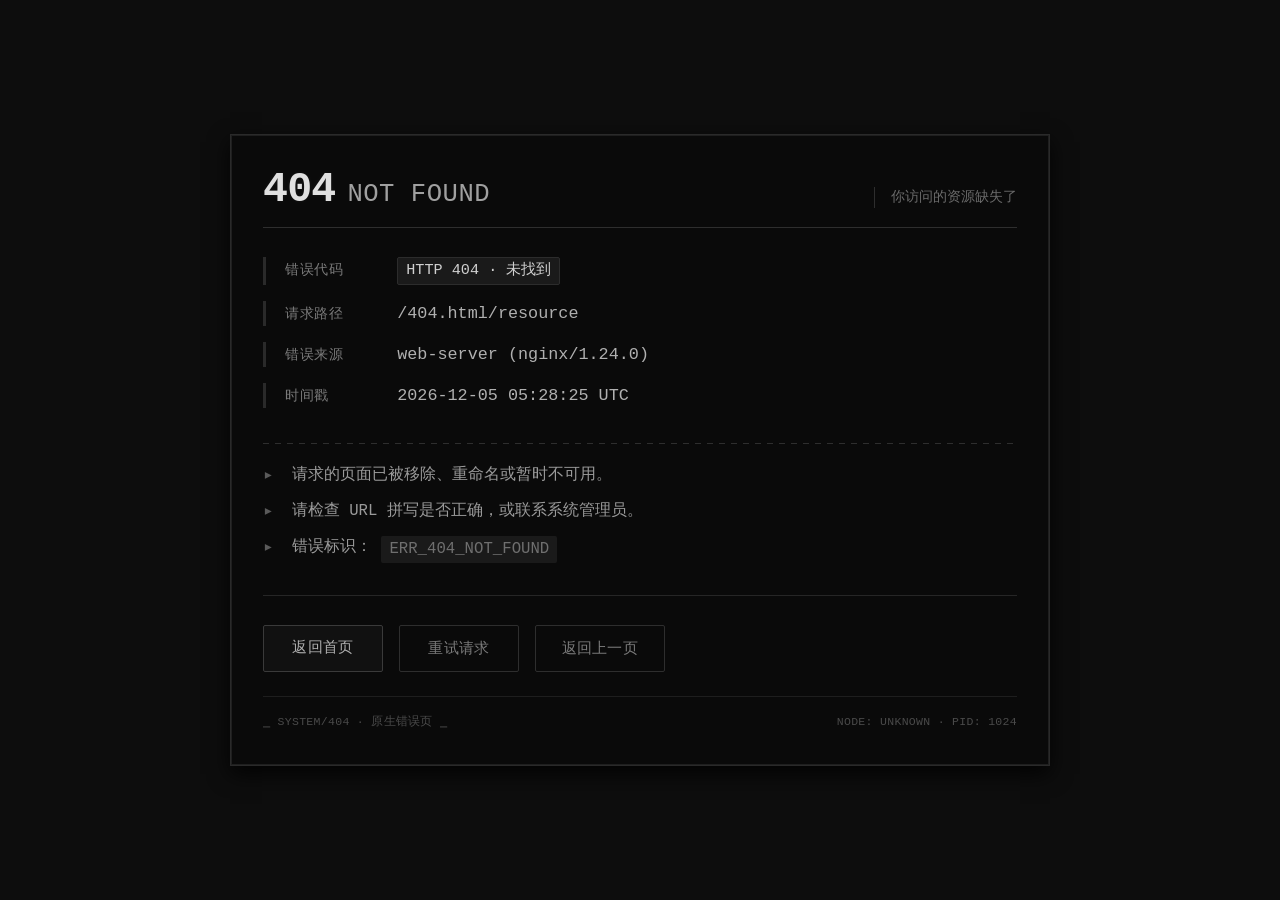
<file: index.html>
<!DOCTYPE html>
<html lang="zh-CN" id="htmlRoot">
<head>
    <meta charset="UTF-8" />
    <meta name="viewport" content="width=device-width, initial-scale=1.0" />
    <title>梓睿官网</title>
    <link rel="stylesheet" href="style.css" />
    <style>
        /* 用户头像下拉菜单 */
        .user-avatar-wrapper {
            position: relative;
            cursor: pointer;
            display: none;
            align-items: center;
            padding: 4px 12px 4px 4px;
            border-radius: 24px;
            transition: background var(--transition);
            gap: 8px;
        }
        .user-avatar-wrapper:hover { background: var(--bg-body); }
        .user-avatar-wrapper img {
            width: 36px; height: 36px; border-radius: 50%;
            object-fit: cover; border: 2px solid var(--border-color);
            transition: border-color var(--transition);
        }
        .user-avatar-wrapper:hover img { border-color: var(--accent); }
        .user-avatar-wrapper .username-text {
            font-size: 14px; font-weight: 500; color: var(--text-primary);
            max-width: 80px; overflow: hidden;
            text-overflow: ellipsis; white-space: nowrap;
        }
        .user-dropdown {
            display: none;
            position: absolute;
            top: calc(100% + 8px);
            right: 0;
            background: var(--bg-card);
            border: 1px solid var(--border-color);
            border-radius: var(--radius-md);
            box-shadow: var(--shadow-lg);
            min-width: 180px;
            padding: 8px 0;
            z-index: 1000;
            backdrop-filter: blur(20px) saturate(1.6);
            animation: fadeInScale 0.25s ease;
        }
        .user-dropdown.show { display: block; }
        .user-dropdown .dropdown-item {
            display: flex; align-items: center; gap: 10px;
            padding: 10px 20px; color: var(--text-primary);
            text-decoration: none;
            transition: background var(--transition);
            font-size: 14px; cursor: pointer;
            border: none; background: none; width: 100%;
            text-align: left; font-family: inherit;
        }
        .user-dropdown .dropdown-item:hover { background: var(--bg-body); }
        .user-dropdown .dropdown-item.danger { color: #dc3545; }
        .user-dropdown .dropdown-item.danger:hover { background: rgba(220, 53, 69, 0.08); }
        .user-dropdown .dropdown-divider {
            height: 1px; background: var(--border-color); margin: 4px 12px;
        }
    </style>
    <script>
        document.documentElement.setAttribute('data-theme', 'dark');
    </script>
    <style>
        @keyframes spin { to { transform: rotate(360deg); } }
        @keyframes breathe { 0%,100% { opacity: 0.6; } 50% { opacity: 1; } }
        @keyframes pulse-glow {
            0%,100% { box-shadow: 0 0 0 0 rgba(74,143,216,0.3); }
            50% { box-shadow: 0 0 30px 4px rgba(74,143,216,0.15); }
        }
        @keyframes fadeInScale {
            from { opacity: 0; transform: scale(0.95); }
            to { opacity: 1; transform: scale(1); }
        }
    </style>
</head>
<body>

<!-- ====== 加载动画 ====== -->
<div id="loadingOverlay" style="
    position: fixed; top: 0; left: 0; width: 100%; height: 100%;
    background: rgba(10, 22, 40, 0.95);
    backdrop-filter: blur(20px) saturate(1.5);
    display: flex; flex-direction: column;
    align-items: center; justify-content: center;
    z-index: 99999; transition: opacity 0.5s ease;
">
    <div style="
        width: 56px; height: 56px;
        border: 3px solid rgba(255,255,255,0.1);
        border-top-color: var(--accent, #4a8fd8);
        border-right-color: transparent;
        border-bottom-color: var(--accent, #4a8fd8);
        border-left-color: transparent;
        border-radius: 50%;
        animation: spin 1s linear infinite, pulse-glow 2s ease-in-out infinite;
    "></div>
    <p style="
        margin-top: 18px; font-size: 18px; font-weight: 700;
        letter-spacing: 2px; color: var(--text-primary, #e8edf4);
        animation: breathe 2s ease-in-out infinite;
    ">梓睿官网</p>
    <p style="margin-top: 6px; font-size: 14px; color: #8b949e;" id="loadingStatus">正在加载数据...</p>
</div>

<!-- ====== 顶栏 ====== -->
<header class="topbar" id="topbar">
    <div class="left">
        <div class="logo">
            <img src="https://zirui6.github.io/logo1.png" alt="Logo" style="height:42px;width:auto;" />
        </div>
        <nav class="nav-func">
            <a href="#logs">动态</a>
            <a href="#products">产品</a>
            <a href="#articles">文章</a>
            <a href="#contact">联系</a>
        </nav>
    </div>
    <div class="right">
        <button class="settings-btn" id="settingsToggle" title="设置">⚙</button>
        <div id="authArea" style="display:flex;align-items:center;gap:12px;">
            <a href="login.html" id="loginBtnWrap">
                <button class="login-btn" id="loginBtn">登录</button>
            </a>
            <div class="user-avatar-wrapper" id="userAvatarWrapper">
                <img id="userAvatar" src="https://zirui6.github.io/touxiang.jpg" alt="用户头像" />
                <span class="username-text" id="userNameDisplay">用户</span>
                <span style="font-size:12px;color:var(--text-muted);">▼</span>
                <div class="user-dropdown" id="userDropdown">
                    <a href="user.html" class="dropdown-item"><span>👤</span> 用户主页</a>
                    <div class="dropdown-divider"></div>
                    <button class="dropdown-item danger" id="logoutDropdownBtn"><span>🚪</span> 退出登录</button>
                </div>
            </div>
        </div>
    </div>
</header>

<!-- ====== 设置弹窗 ====== -->
<div class="settings-modal-overlay" id="settingsModalOverlay">
    <div class="settings-modal">
        <div class="settings-modal-header">
            <span>⚙ 快捷设置</span>
            <button class="settings-modal-close" id="settingsModalClose">✕</button>
        </div>
        <div class="settings-modal-body">
            <button class="setting-item" id="themeToggle">🌙 深色模式</button>
            <button class="setting-item" id="notifToggle">🔔 通知</button>
            <button class="setting-item" id="langToggle">🌐 语言 / 简体</button>
            <button class="setting-item" id="statsToggle">📊 数据统计</button>
            <button class="setting-item" id="experimentToggle">🧪 实验功能</button>
            <button class="setting-item" id="newsClickModeToggle">🔗 资讯跳转：原链接</button>
        </div>
        <div class="settings-modal-footer">
            <button class="settings-save-btn" id="settingsSaveBtn">保存</button>
        </div>
    </div>
</div>

<!-- ====== 仪表盘页 ====== -->
<section class="page-dashboard" id="pageDashboard">
    <div class="dashboard-grid">

        <!-- 左上：日历 + 倒数日 -->
        <div class="panel panel-calendar">
            <div class="calendar-box">
                <div class="calendar-header">
                    <button id="calPrev">‹</button>
                    <span id="calTitle">2026年9月</span>
                    <button id="calNext">›</button>
                </div>
                <div class="calendar-weekdays">
                    <span>日</span><span>一</span><span>二</span><span>三</span>
                    <span>四</span><span>五</span><span>六</span>
                </div>
                <div class="calendar-days" id="calendarDays"></div>
            </div>

            <div class="countdown-box">
                <div class="countdown-header">
                    <h3>⏳ 倒数日</h3>
                    <button class="btn-new-countdown" id="newCountdownBtn">＋ 新建</button>
                </div>
                <div class="countdown-filter">
                    <select id="countdownFilter">
                        <option value="all">全部日期</option>
                    </select>
                </div>
                <div class="countdown-list" id="countdownList">
                    <div class="countdown-empty">加载中...</div>
                </div>
            </div>
        </div>

        <!-- 右上：轮播 -->
        <div class="panel panel-carousel">
            <section class="carousel-wrap" id="carousel">
                <div class="carousel-track" id="carouselTrack"></div>
                <button class="carousel-btn prev" id="carouselPrev">‹</button>
                <button class="carousel-btn next" id="carouselNext">›</button>
                <div class="carousel-dots" id="carouselDots"></div>
            </section>
        </div>

        <!-- 下排：股市 -->
        <div class="panel panel-stock">
            <div class="panel-title">📈 股市</div>
            <div class="stock-list" id="stockList">
                <div class="panel-empty">待接入</div>
            </div>
        </div>

        <!-- 下排：最新资讯 -->
        <div class="panel panel-news">
    <div class="panel-title">
        📰 最新资讯
        <select class="news-platform-select" id="newsPlatformSelect">
            <option value="weibo">微博</option>
            <option value="zhihu">知乎</option>
            <option value="bilibili">Bilibili</option>
            <option value="douyin">抖音</option>
            <option value="baidu">百度</option>
            <option value="toutiao">头条</option>
        </select>
    </div>
    <div class="news-list" id="newsList">
        <div class="panel-empty">加载中...</div>
    </div>
</div>

        <!-- 下排：最新通知 -->
        <div class="panel panel-notices">
            <div class="panel-title">🔔 最新通知</div>
            <div class="notices-list" id="noticesList">
                <div class="panel-empty">加载中...</div>
            </div>
        </div>

        <!-- 下排右：搜索框 + 账户中心 -->
        <div class="panel panel-search-account">
            <div class="search-widget">
                <select id="searchEngineSelect">
                    <option value="https://www.baidu.com/s?wd=">百度</option>
                    <option value="https://www.bing.com/search?q=">Bing</option>
                    <option value="https://www.zhihu.com/search?type=content&q=">知乎</option>
                    <option value="https://www.douyin.com/search/">抖音</option>
                    <option value="https://www.xiaohongshu.com/search_result?keyword=">小红书</option>
                    <option value="https://juejin.cn/search?query=">稀土掘金</option>
                    <option value="__PAGE__">🔍 搜索本页内容</option>
                </select>
                <input type="text" id="searchQueryInput" placeholder="输入搜索内容..." />
                <button id="searchGoBtn">搜索</button>
            </div>

            <div class="account-widget" id="accountWidget">
                <div class="account-guest" id="accountGuest">
                    <div class="guest-icon">👤</div>
                    <div class="guest-text">你还没有登录，请先登录</div>
                    <a href="login.html" class="guest-login-btn">去登录</a>
                </div>
                <div class="account-user" id="accountUser" style="display:none;">
                    <div class="user-row">
                        <img id="panelUserAvatar" src="https://zirui6.github.io/touxiang.jpg" />
                        <div class="user-meta">
                            <div class="user-name" id="panelUserName">用户</div>
                            <div class="user-email" id="panelUserEmail">-</div>
                        </div>
                    </div>
                    <div class="account-divider"></div>
                    <div class="quick-links-panel" id="quickLinksPanel"></div>
                </div>
            </div>
        </div>

    </div>

    <!-- 向下箭头（仅电脑版） -->
    <div class="scroll-down-indicator" id="scrollDownIndicator">
        <span class="arrow-float">↓</span>
        <span class="arrow-text">向下滑动查看动态</span>
    </div>

    <!-- 手机版底部标签栏 -->
    <nav class="mobile-tab-bar" id="mobileTabBar">
        <button class="mobile-tab" data-target="stock" data-title="📈 股市">📈 股市</button>
        <button class="mobile-tab" data-target="news" data-title="📰 资讯">📰 资讯</button>
        <button class="mobile-tab" data-target="search" data-title="🔍 搜索">🔍 搜索</button>
        <button class="mobile-tab" data-target="ai" data-title="🤖 AI 助手">🤖 AI</button>
        <button class="mobile-tab" data-target="drive" data-title="📁 我的网盘">📁 网盘</button>
    </nav>

    <!-- 手机版模拟弹窗 -->
    <div class="mobile-modal-overlay" id="mobileModalOverlay">
        <div class="mobile-modal">
            <div class="mobile-modal-header">
                <span id="mobileModalTitle">标题</span>
                <button class="mobile-modal-close" id="mobileModalClose">✕</button>
            </div>
            <div class="mobile-modal-body" id="mobileModalBody"></div>
        </div>
    </div>
</section>

<!-- ====== 内容页（下方） ====== -->
<section class="page-content" id="pageContent">
    <main class="main">
        <section class="section-block" id="logs">
            <div class="section-header">
                <h3><span data-key="logsTitle">最新动态</span></h3>
                <button class="more-btn" data-target="logs"><span data-key="moreBtn">展示更多</span> →</button>
            </div>
            <div id="logContainer"></div>
        </section>

        <section class="section-block" id="products">
            <div class="section-header">
                <h3><span data-key="productsTitle">产品中心</span></h3>
                <button class="more-btn" data-target="products"><span data-key="moreBtn">展示更多</span> →</button>
            </div>
            <div class="product-grid" id="productGrid"></div>
        </section>

        <section class="section-block" id="articles">
            <div class="section-header">
                <h3><span data-key="articlesTitle">精选文章</span></h3>
                <button class="more-btn" data-target="articles"><span data-key="moreBtn">展示更多</span> →</button>
            </div>
            <div id="articleContainer"></div>
        </section>

        <section class="section-block contact-section" id="contact">
            <div class="contact-left">
                <div class="contact-title"><span data-key="contactTitle">📞 联系我们</span></div>
                <div class="contact-item"><span class="icon">📧</span> <strong>邮箱：</strong>ruijmsgdcn@outlook.com</div>
                <div class="contact-item"><span class="icon">📍</span> <strong>地址：</strong>中国 · 广东 · 江门</div>
                <div class="contact-item"><span class="icon">📞</span> <strong>电话：</strong> +86 </div>
                <div class="contact-item"><span class="icon">🕐</span> <strong>工作时间：</strong> 待定</div>
                <div class="contact-item" style="border-bottom: none;"><span class="icon">💬</span> <strong>微信：</strong> wxid_3i8mpn0wiped22</div>
            </div>
            <div class="contact-right">
                <div class="qr-wrap">
                    <img src="wechat-qr.jpg" alt="微信二维码" style="width:130px;height:130px;object-fit:contain;border-radius:8px;" />
                    <div style="font-size:12px;color:var(--text-muted);margin-top:6px;">扫一扫加微信</div>
                </div>
                <div class="qr-label" style="font-size:13px;color:var(--text-muted);margin-top:8px;">💡 微信号：wxid_3i8mpn0wiped22</div>
            </div>
            <div class="version-section">
                <div class="setup-more-box" id="setupMoreBox">
                    系统版本 v1.8.6（正式版）                 点此查看更新日志
                </div>
            </div>
        </section>

        <footer class="footer">
            <div class="footer-links">
                <a href="https://juejin.cn/user/1659613715893275">稀土掘金主页</a>
                <a href="隐私政策.html">隐私政策</a>
                <a href="用户协议.html">用户协议</a>
                <a href="https://form.jotform.com/262010177734047">用户建议</a>
                <a href="https://form.jotform.com/262010206235036">用户举报</a>
                <a href="第三方服务协议.html">第三方服务使用须知</a>
                <a href="admin.html">管理员登录</a>
            </div>
            <div class="footer-copy"><span>© 2026 Zirui. All Rights Reserved.</span></div>
        </footer>
    </main>
</section>

<!-- ====== 大胶囊入口 ====== -->

    <div class="capsule-divider"></div>
    <div class="big-capsule" id="goTopCapsule">
        <div class="big-capsule-icon">↑</div>
        <span class="big-capsule-label">回到顶部</span>
    </div>
    <div class="big-capsule" id="goBottomCapsule">
        <div class="big-capsule-icon">↓</div>
        <span class="big-capsule-label">跳转底部</span>
    </div>
    <div class="capsule-divider"></div>
    <div class="big-capsule" id="contactCapsule">
        <div class="big-capsule-icon">💬</div>
        <span class="big-capsule-label">联系我</span>
    </div>
</div>

<!-- ====== 联系弹窗 ====== -->
<div class="contact-popup" id="contactPopup">
    <button class="popup-close" id="popupClose">✕</button>
    <div class="popup-title">联系方式</div>
    <div class="popup-item"><span class="icon">📧</span> ruijmsgdcn@outlook.com</div>
    <div class="popup-item"><span class="icon">📧</span> zirui120501@outlook.com</div>
    <div class="popup-item"><span class="icon">💬</span> 微信：wxid_3i8mpn0wiped22</div>
    <div class="popup-item"><span class="icon">🐦</span> github主页可留言</div>
</div>

<!-- ====== 通知弹窗（供 script.js 使用） ====== -->
<div class="notif-popup" id="notifPopup">
    <button class="popup-close" id="notifClose">✕</button>
    <div class="popup-title">通知中心</div>
    <div class="notif-item">你的有新的更新样式</div>
    <div style="margin-top:10px;font-size:13px;color:var(--text-muted);text-align:center;">— 暂无更多通知 —</div>
</div>

<!-- ====== 倒数日新建弹窗 ====== -->
<div class="modal-overlay" id="countdownModalOverlay">
    <div class="modal-box">
        <div class="modal-header">
            <span>＋ 新建倒数日</span>
            <button class="modal-close" id="countdownModalClose">✕</button>
        </div>
        <div class="modal-body">
            <label>名称</label>
            <input type="text" id="cdName" placeholder="如：春节 / 项目上线" />
            <label>日子（格式：20260925）</label>
            <input type="text" id="cdDate" placeholder="20260925" maxlength="8" />
            <label>创建人</label>
            <input type="text" id="cdCreator" placeholder="你的名字" />
            <label>有效期（格式：20261231，过期后自动隐藏）</label>
            <input type="text" id="cdExpire" placeholder="20261231" maxlength="8" />
            <div class="modal-msg" id="cdMsg"></div>
        </div>
        <div class="modal-footer">
            <button class="modal-cancel" id="countdownCancel">取消</button>
            <button class="modal-save" id="countdownSave">保存</button>
        </div>
    </div>
</div>

<!-- ====== 认证脚本 ====== -->
<script>
    var API_BASE = 'https://webcloud.ziruicloud.de5.net';

    var CookieHelper = {
        set: function(name, value, days) {
            var expires = '';
            if (days) {
                var date = new Date();
                date.setTime(date.getTime() + (days * 24 * 60 * 60 * 1000));
                expires = '; expires=' + date.toUTCString();
            }
            document.cookie = name + '=' + encodeURIComponent(value) + expires + '; path=/; SameSite=Lax';
        },
        get: function(name) {
            var nameEQ = name + '=';
            var ca = document.cookie.split(';');
            for (var i = 0; i < ca.length; i++) {
                var c = ca[i];
                while (c.charAt(0) === ' ') c = c.substring(1, c.length);
                if (c.indexOf(nameEQ) === 0) {
                    return decodeURIComponent(c.substring(nameEQ.length, c.length));
                }
            }
            return null;
        },
        delete: function(name) {
            document.cookie = name + '=; expires=Thu, 01 Jan 1970 00:00:00 UTC; path=/;';
        }
    };

    function getToken() {
        return sessionStorage.getItem('auth_token') || CookieHelper.get('auth_token');
    }
    function getUserData() {
        var data = sessionStorage.getItem('user_data') || CookieHelper.get('user_data');
        if (data) { try { return JSON.parse(data); } catch (e) { return null; } }
        return null;
    }
    function clearUserSession() {
        sessionStorage.clear();
        CookieHelper.delete('auth_token');
        CookieHelper.delete('user_data');
        CookieHelper.delete('isLoggedIn');
        CookieHelper.delete('userId');
        CookieHelper.delete('userEmail');
        CookieHelper.delete('displayName');
        CookieHelper.delete('role');
    }

    function updateAuthUI() {
        var token = getToken();
        var user = getUserData();
        var loginBtnWrap = document.getElementById('loginBtnWrap');
        var avatarWrapper = document.getElementById('userAvatarWrapper');
        var avatarImg = document.getElementById('userAvatar');
        var nameDisplay = document.getElementById('userNameDisplay');

        if (token && user) {
            loginBtnWrap.style.display = 'none';
            avatarWrapper.style.display = 'flex';
            var avatarUrl = user.avatar_url || 'https://zirui6.github.io/touxiang.jpg';
            avatarImg.src = avatarUrl;
            var displayName = user.username || user.displayName || user.email || '用户';
            nameDisplay.textContent = displayName;
            sessionStorage.setItem('isLoggedIn', 'true');
            sessionStorage.setItem('displayName', displayName);
            sessionStorage.setItem('userEmail', user.email || '');
            sessionStorage.setItem('userId', user.id || '');
        } else {
            loginBtnWrap.style.display = 'inline';
            avatarWrapper.style.display = 'none';
            sessionStorage.removeItem('isLoggedIn');
        }
    }

    async function verifyAndUpdateUI() {
        var token = getToken();
        if (!token) { updateAuthUI(); return; }
        try {
            var response = await fetch(API_BASE + '/api/verify', {
                headers: { 'Authorization': 'Bearer ' + token }
            });
            var data = await response.json();
            if (data.valid && data.user) {
                var userData = {
                    id: data.user.id,
                    username: data.user.username,
                    email: data.user.email,
                    avatar_url: data.user.avatar_url || null
                };
                sessionStorage.setItem('user_data', JSON.stringify(userData));
                CookieHelper.set('user_data', JSON.stringify(userData), 7);
                updateAuthUI();
            } else {
                clearUserSession();
                updateAuthUI();
            }
        } catch (error) {
            var cachedUser = getUserData();
            if (cachedUser) { updateAuthUI(); }
            else { clearUserSession(); updateAuthUI(); }
        }
    }

    function handleLogout() {
        if (confirm('确定要退出登录吗？')) {
            clearUserSession();
            updateAuthUI();
            window.location.reload();
        }
    }

    function initUserDropdown() {
        var avatarWrapper = document.getElementById('userAvatarWrapper');
        var dropdown = document.getElementById('userDropdown');
        var logoutBtn = document.getElementById('logoutDropdownBtn');
        if (!avatarWrapper || !dropdown) return;

        avatarWrapper.addEventListener('click', function(e) {
            e.stopPropagation();
            dropdown.classList.toggle('show');
        });
        document.addEventListener('click', function(e) {
            if (!avatarWrapper.contains(e.target)) {
                dropdown.classList.remove('show');
            }
        });
        if (logoutBtn) {
            logoutBtn.addEventListener('click', function(e) {
                e.preventDefault();
                dropdown.classList.remove('show');
                handleLogout();
            });
        }
    }

    document.addEventListener('DOMContentLoaded', function() {
        verifyAndUpdateUI().then(function() { initUserDropdown(); });
    });
</script>

<!-- ====== 原主脚本（勿动） ====== -->
<script src="script.js"></script>

<!-- ====== 新增仪表盘脚本 ====== -->
<script src="dashboard.js"></script>

<!-- ====== 滚动触发动画 ====== -->
<script>
    (function() {
        var sections = document.querySelectorAll('.section-block, .footer');
        sections.forEach(function(sec, i) {
            sec.classList.add('reveal');
            sec.classList.add('reveal-delay-' + (i % 4 + 1));
        });
        var cards = document.querySelectorAll('.product-card, .log-item, .article-item');
        cards.forEach(function(card, i) {
            card.classList.add('reveal');
            card.style.transitionDelay = (i * 0.05) + 's';
        });
        var observer = new IntersectionObserver(function(entries) {
            entries.forEach(function(entry) {
                if (entry.isIntersecting) {
                    entry.target.classList.add('visible');
                }
            });
        }, { threshold: 0.1, rootMargin: '0px 0px -50px 0px' });
        document.querySelectorAll('.reveal').forEach(function(el) {
            observer.observe(el);
        });
    })();
</script>

</body>
</html>
</file>
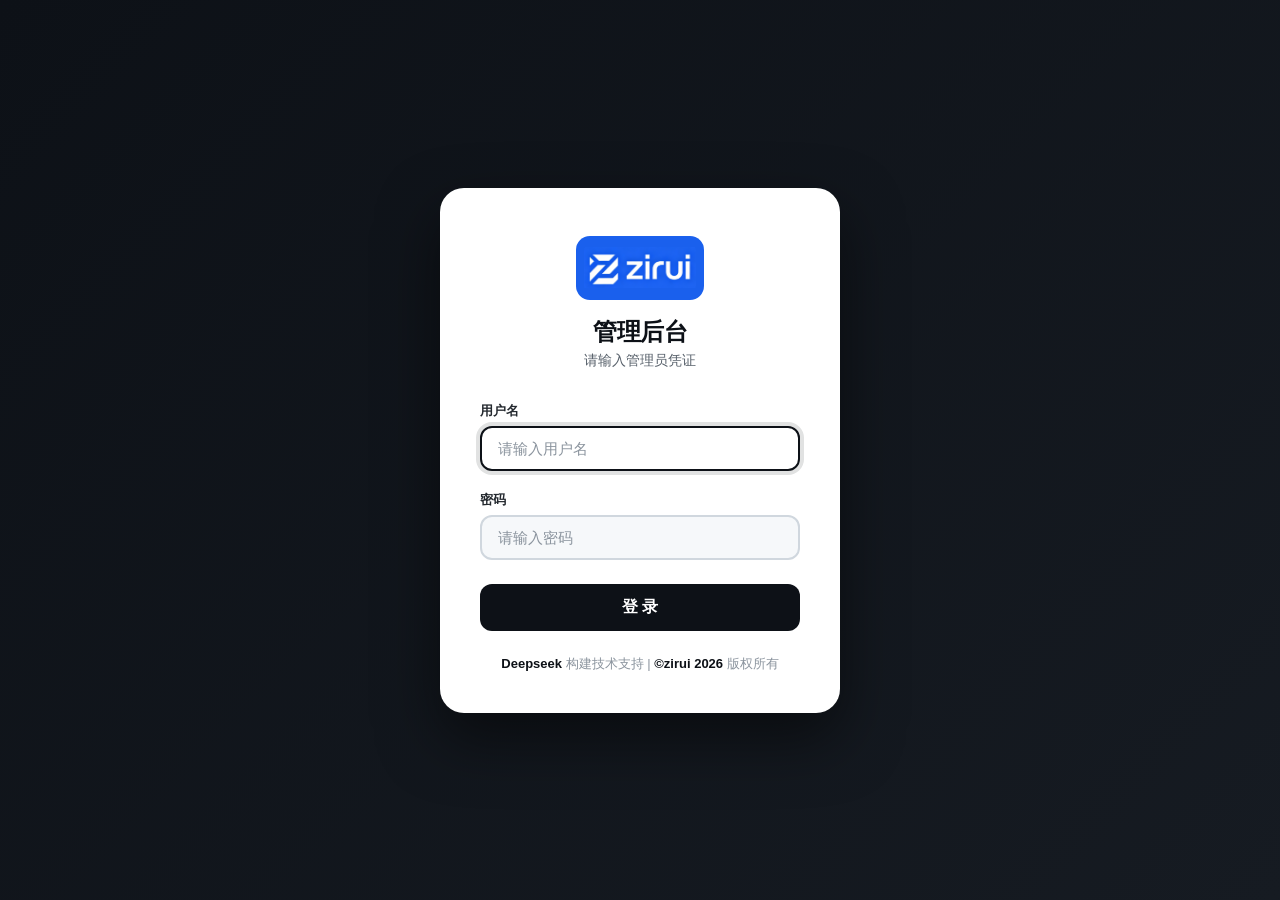
<file: admin.html>
<!DOCTYPE html>
<html lang="zh-CN">
<head>
    <meta charset="UTF-8" />
    <meta name="viewport" content="width=device-width, initial-scale=1.0" />
    <title>管理后台登录</title>
    <style>
        * {
            margin: 0;
            padding: 0;
            box-sizing: border-box;
            font-family: -apple-system, BlinkMacSystemFont, "Segoe UI", Roboto, "Helvetica Neue", Arial, sans-serif;
        }
        body {
            min-height: 100vh;
            display: flex;
            justify-content: center;
            align-items: center;
            background: linear-gradient(135deg, #0d1117 0%, #161b22 100%);
            padding: 20px;
        }
        .login-card {
            background: #ffffff;
            border-radius: 24px;
            padding: 48px 40px 40px;
            width: 100%;
            max-width: 400px;
            box-shadow: 0 25px 60px rgba(0, 0, 0, 0.5);
            transition: transform 0.3s ease;
        }
        .login-card:hover {
            transform: translateY(-2px);
        }
        .logo {
            text-align: center;
            margin-bottom: 32px;
        }
        .logo img {
            width: 128px;
            height: 64px;
            border-radius: 14px;
            object-fit: contain;
            background: #1a60ed;
            padding: 8px;
        }
        .logo h1 {
            font-size: 24px;
            font-weight: 600;
            color: #0d1117;
            margin-top: 12px;
            letter-spacing: -0.5px;
        }
        .logo p {
            color: #57606a;
            font-size: 14px;
            margin-top: 4px;
        }
        .form-group {
            margin-bottom: 20px;
        }
        .form-group label {
            display: block;
            font-size: 13px;
            font-weight: 600;
            color: #24292f;
            margin-bottom: 6px;
        }
        .form-group input {
            width: 100%;
            padding: 12px 16px;
            border: 2px solid #d0d7de;
            border-radius: 12px;
            font-size: 15px;
            outline: none;
            transition: border-color 0.25s, box-shadow 0.25s;
            background: #f6f8fa;
        }
        .form-group input:focus {
            border-color: #0d1117;
            box-shadow: 0 0 0 4px rgba(13, 17, 23, 0.12);
            background: #ffffff;
        }
        .form-group input::placeholder {
            color: #8b949e;
        }
        .error-msg {
            color: #cf222e;
            font-size: 13px;
            font-weight: 500;
            background: #ffebe9;
            padding: 10px 14px;
            border-radius: 10px;
            margin-bottom: 16px;
            display: none;
            border-left: 4px solid #cf222e;
        }
        .error-msg.show {
            display: block;
        }
        .btn-login {
            width: 100%;
            padding: 13px;
            background: #0d1117;
            color: #ffffff;
            border: none;
            border-radius: 12px;
            font-size: 16px;
            font-weight: 600;
            cursor: pointer;
            transition: background 0.25s, transform 0.15s;
            margin-top: 4px;
        }
        .btn-login:hover {
            background: #1f2937;
        }
        .btn-login:active {
            transform: scale(0.97);
        }
        .footer {
            text-align: center;
            margin-top: 24px;
            font-size: 13px;
            color: #8b949e;
        }
        .footer strong {
            color: #0d1117;
        }
        @media (max-width: 480px) {
            .login-card {
                padding: 32px 24px 28px;
            }
            .logo h1 {
                font-size: 20px;
            }
        }
    </style>
</head>
<body>

    <div class="login-card">
        <div class="logo">
            <img src="https://zirui6.github.io/logo1.png" alt="Logo" />
            <h1>管理后台</h1>
            <p>请输入管理员凭证</p>
        </div>

        <div class="error-msg" id="errorMsg">用户名或密码错误，请重试</div>

        <form id="loginForm" onsubmit="return handleLogin(event)">
            <div class="form-group">
                <label for="username">用户名</label>
                <input type="text" id="username" placeholder="请输入用户名" required autofocus />
            </div>
            <div class="form-group">
                <label for="password">密码</label>
                <input type="password" id="password" placeholder="请输入密码" required />
            </div>
            <button type="submit" class="btn-login">登 录</button>
        </form>

        <div class="footer">
            <strong>Deepseek</strong> 构建技术支持 | 
            <strong>©zirui 2026</strong> 版权所有
        </div>
    </div>

    <script>
        // ============================================================
        // 用户数据（SHA-512 哈希）
        // ============================================================
        const users = {
            "zirui": {
                hash: "80830c8e07483d824ee184e85d5784e6e73f85e636d95fd53d1a39ce35e14c0edac049e3c3672a69fa3bbadc42e180f13b2440213eda4e76bbb02f0f0d5da4a0",
                role: "superadmin",
                displayName: "Zirui (超级管理员)"
            },
            "admin": {
                hash: "979f55629f86fd2d4ed9ff1eef4525fb73b4198c5beb916b40f7072edd0a334aea9221fdab451db27f5f58d2376b94f3033b5da2b8362e2c5c99c9b001e97744",
                role: "demo",
                displayName: "Admin (演示账户)"
            }
        };

        // ============================================================
        // 检查是否已登录
        // ============================================================
        (function checkSession() {
            if (sessionStorage.getItem("isLoggedIn") === "true") {
                window.location.href = "dashboard.html";
            }
        })();

        // ============================================================
        // 登录处理
        // ============================================================
        let isLoggingIn = false;

        async function handleLogin(event) {
            event.preventDefault();
            
            if (isLoggingIn) return;
            
            const username = document.getElementById("username").value.trim();
            const password = document.getElementById("password").value.trim();
            const errorMsg = document.getElementById("errorMsg");
            errorMsg.classList.remove("show");

            if (!users[username]) {
                errorMsg.textContent = "用户名不存在";
                errorMsg.classList.add("show");
                document.getElementById("password").value = "";
                document.getElementById("password").focus();
                return false;
            }

            isLoggingIn = true;

            const hashBuffer = await crypto.subtle.digest("SHA-512", new TextEncoder().encode(password));
            const hashArray = Array.from(new Uint8Array(hashBuffer));
            const hashHex = hashArray.map(b => b.toString(16).padStart(2, "0")).join("");

            if (hashHex === users[username].hash) {
                sessionStorage.setItem("isLoggedIn", "true");
                sessionStorage.setItem("username", username);
                sessionStorage.setItem("role", users[username].role);
                sessionStorage.setItem("displayName", users[username].displayName);
                window.location.href = "dashboard.html";
            } else {
                errorMsg.textContent = "密码错误，请重试 (注意大小写)";
                errorMsg.classList.add("show");
                document.getElementById("password").value = "";
                document.getElementById("password").focus();
                isLoggingIn = false;
            }
            return false;
        }

        window.handleLogin = handleLogin;
    </script>

</body>
</html>
</file>
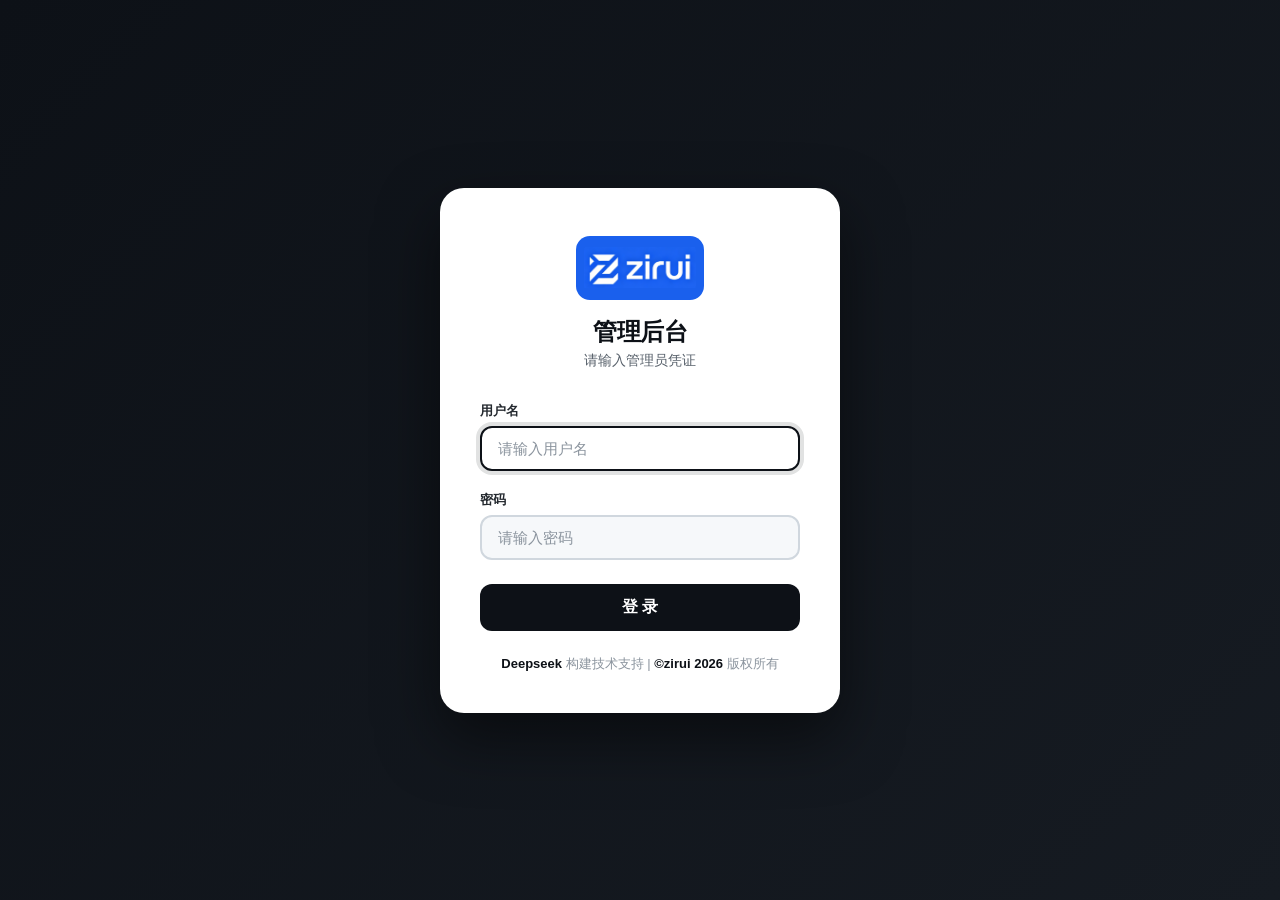
<file: dashboard.html>
<!DOCTYPE html>
<html lang="zh-CN">
<head>
    <meta charset="UTF-8" />
    <meta name="viewport" content="width=device-width, initial-scale=1.0" />
    <title>运维平台接口</title>
    <style>
        /* ============================================================
           重置 & 变量
           ============================================================ */
        * {
            margin: 0;
            padding: 0;
            box-sizing: border-box;
        }

        :root {
            --bg-body: #eef2f7;
            --bg-card: #ffffff;
            --text-primary: #0b1a2e;
            --text-secondary: #2c3e5a;
            --text-muted: #6b7f96;
            --border-color: #dce3ed;
            --shadow-md: 0 8px 40px rgba(11, 26, 46, 0.08);
            --shadow-lg: 0 20px 64px rgba(11, 26, 46, 0.12);
            --accent: #1a4b8c;
            --accent-light: rgba(26, 75, 140, 0.08);
            --radius-md: 14px;
            --radius-lg: 20px;
            --transition: 0.3s ease;
            --font: -apple-system, BlinkMacSystemFont, "PingFang SC", "Microsoft YaHei", "Helvetica Neue", Arial, sans-serif;
        }

        [data-theme="dark"] {
            --bg-body: #0a1628;
            --bg-card: #111d33;
            --text-primary: #e8edf4;
            --text-secondary: #a8b9d0;
            --text-muted: #6b7f96;
            --border-color: #1e3350;
            --shadow-md: 0 8px 40px rgba(0, 0, 0, 0.4);
            --shadow-lg: 0 20px 64px rgba(0, 0, 0, 0.5);
            --accent: #4a8fd8;
            --accent-light: rgba(74, 143, 216, 0.12);
        }

        body {
            font-family: var(--font);
            background: var(--bg-body);
            color: var(--text-primary);
            min-height: 100vh;
            display: flex;
            justify-content: center;
            align-items: center;
            padding: 24px;
            transition: background var(--transition), color var(--transition);
        }

        .dashboard {
            background: var(--bg-card);
            border-radius: var(--radius-lg);
            padding: 44px 40px 36px;
            max-width: 720px;
            width: 100%;
            box-shadow: var(--shadow-lg);
            border: 1px solid var(--border-color);
            transition: background var(--transition), border-color var(--transition);
        }

        .header {
            display: flex;
            align-items: center;
            gap: 16px;
            margin-bottom: 8px;
        }
        .header .icon {
            font-size: 36px;
        }
        .header h1 {
            font-size: 26px;
            font-weight: 800;
            color: var(--text-primary);
            letter-spacing: -0.5px;
        }
        .subtitle {
            color: var(--text-muted);
            font-size: 15px;
            margin-bottom: 24px;
            padding-left: 52px;
        }

        .user-info {
            background: var(--bg-body);
            padding: 14px 20px;
            border-radius: var(--radius-md);
            margin-bottom: 28px;
            border: 1px solid var(--border-color);
            display: flex;
            justify-content: space-between;
            align-items: center;
            flex-wrap: wrap;
            gap: 10px;
            transition: background var(--transition), border-color var(--transition);
        }
        .user-info .name {
            font-weight: 600;
            color: var(--text-primary);
            font-size: 16px;
            display: flex;
            align-items: center;
            gap: 8px;
        }
        .user-info .name .dot {
            display: inline-block;
            width: 8px;
            height: 8px;
            border-radius: 50%;
            background: #2da44e;
        }
        .user-info .badge {
            font-size: 12px;
            font-weight: 600;
            padding: 4px 16px;
            border-radius: 20px;
            background: var(--accent-light);
            color: var(--accent);
            border: 1px solid var(--border-color);
        }

        .quick-links {
            margin-bottom: 28px;
        }
        .quick-links .section-title {
            font-size: 14px;
            font-weight: 600;
            color: var(--text-muted);
            letter-spacing: 0.3px;
            text-transform: uppercase;
            margin-bottom: 12px;
        }
        .quick-grid {
            display: grid;
            grid-template-columns: 1fr 1fr;
            gap: 10px;
        }
        .quick-link {
            display: flex;
            align-items: center;
            gap: 12px;
            padding: 12px 16px;
            background: var(--bg-body);
            border-radius: var(--radius-md);
            border: 1px solid var(--border-color);
            text-decoration: none;
            color: var(--text-primary);
            transition: all var(--transition);
            font-size: 14px;
            font-weight: 500;
        }
        .quick-link:hover {
            border-color: var(--accent);
            background: var(--accent-light);
            transform: translateY(-1px);
            box-shadow: var(--shadow-md);
        }
        .quick-link .emoji {
            font-size: 18px;
            flex-shrink: 0;
        }
        .quick-link .label {
            flex: 1;
        }
        .quick-link .arrow {
            color: var(--text-muted);
            font-size: 14px;
            transition: transform var(--transition);
        }
        .quick-link:hover .arrow {
            transform: translateX(4px);
            color: var(--accent);
        }

        .download-section {
            margin-bottom: 28px;
        }
        .download-section .section-title {
            font-size: 14px;
            font-weight: 600;
            color: var(--text-muted);
            letter-spacing: 0.3px;
            text-transform: uppercase;
            margin-bottom: 12px;
        }
        .download-item {
            display: flex;
            align-items: center;
            justify-content: space-between;
            padding: 12px 16px;
            background: var(--bg-body);
            border-radius: var(--radius-md);
            border: 1px solid var(--border-color);
            margin-bottom: 8px;
            transition: all var(--transition);
            gap: 12px;
            flex-wrap: wrap;
        }
        .download-item:hover {
            border-color: var(--accent);
            background: var(--accent-light);
        }
        .download-item .info {
            display: flex;
            align-items: center;
            gap: 12px;
            flex: 1;
            min-width: 150px;
        }
        .download-item .info .num {
            font-weight: 700;
            color: var(--text-muted);
            font-size: 13px;
            min-width: 28px;
        }
        .download-item .info .desc {
            font-size: 14px;
            color: var(--text-secondary);
            word-break: break-all;
        }
        .download-item .info .desc .tag {
            font-size: 11px;
            background: var(--bg-card);
            padding: 2px 12px;
            border-radius: 12px;
            color: var(--text-muted);
            margin-left: 8px;
            border: 1px solid var(--border-color);
        }
        .btn-download {
            padding: 6px 20px;
            background: var(--accent);
            color: #fff;
            border: none;
            border-radius: 8px;
            font-size: 13px;
            font-weight: 500;
            cursor: pointer;
            text-decoration: none;
            display: inline-block;
            transition: all var(--transition);
            flex-shrink: 0;
        }
        .btn-download:hover {
            opacity: 0.85;
            transform: scale(1.02);
        }
        .btn-download.primary {
            background: linear-gradient(135deg, #1a4b8c, #2c6ba8);
        }
        .btn-download.primary:hover {
            box-shadow: 0 4px 16px rgba(26, 75, 140, 0.30);
        }

        .btn-logout {
            padding: 12px 36px;
            background: #cf222e;
            color: #fff;
            border: none;
            border-radius: var(--radius-md);
            font-size: 15px;
            font-weight: 600;
            cursor: pointer;
            transition: all var(--transition);
            width: 100%;
            margin-bottom: 10px;
        }
        .btn-logout:hover {
            background: #a0111f;
            transform: translateY(-1px);
            box-shadow: 0 4px 16px rgba(207, 34, 46, 0.30);
        }
        .btn-back {
            display: inline-block;
            color: var(--text-muted);
            text-decoration: none;
            font-size: 14px;
            text-align: center;
            width: 100%;
            transition: color var(--transition);
        }
        .btn-back:hover {
            color: var(--text-primary);
            text-decoration: underline;
        }

        @media (max-width: 600px) {
            .dashboard {
                padding: 28px 18px 24px;
            }
            .header h1 {
                font-size: 22px;
            }
            .subtitle {
                padding-left: 0;
            }
            .quick-grid {
                grid-template-columns: 1fr;
            }
            .download-item {
                flex-direction: column;
                align-items: stretch;
                gap: 8px;
            }
            .download-item .info {
                min-width: unset;
            }
            .btn-download {
                text-align: center;
            }
        }
    </style>
</head>
<body>

    <div class="dashboard">

        <!-- ====== 头部 ====== -->
        <div class="header">
            <span class="icon">📁</span>
            <h1>仪表盘</h1>
        </div>
        <p class="subtitle">欢迎回到管理后台</p>

        <!-- ====== 用户信息 ====== -->
        <div class="user-info">
            <span class="name"><span class="dot"></span> <span id="displayUser">—</span></span>
            <span class="badge" id="roleBadge">—</span>
        </div>

        <!-- ====== 快捷链接 ====== -->
        <div class="quick-links">
            <div class="section-title">🚀 快捷入口</div>
            <div class="quick-grid">
                <a href="https://github.com" target="_blank" class="quick-link">
                    <span class="emoji">🐙</span>
                    <span class="label">GitHub 前台</span>
                    <span class="arrow">→</span>
                </a>
                <a href="https://dash.cloudflare.com/2bf64789caaad6f685cb4dadfc26a8a5/home" target="_blank" class="quick-link">
                    <span class="emoji">☁️</span>
                    <span class="label">Cloudflare</span>
                    <span class="arrow">→</span>
                </a>
                <a href="https://airtable.com/" target="_blank" class="quick-link">
                    <span class="emoji">📊</span>
                    <span class="label">数据更新</span>
                    <span class="arrow">→</span>
                </a>
                <a href="https://airtable.com/" target="_blank" class="quick-link">
                    <span class="emoji">🔄</span>
                    <span class="label">国内转换管理</span>
                    <span class="arrow">→</span>
                </a>
            </div>
        </div>

        <!-- ====== 下载区域 ====== -->
        <div class="download-section">
            <div class="section-title">📥 文件下载</div>

            <div class="download-item">
                <div class="info">
                    <span class="num">#1</span>
                    <span class="desc">4275.com/55etdq</span>
                </div>
                <a href="https://4275.com/55etdq" target="_blank" class="btn-download primary">下载</a>
            </div>

            <div class="download-item">
                <div class="info">
                    <span class="num">#2</span>
                    <span class="desc">
                        2fa注册码备份
                        <span class="tag">密码同登录</span>
                    </span>
                </div>
                <a href="https://raw.githubusercontent.com/zirui6/zirui6.github.io/refs/heads/main/2fa%E6%B3%A8%E5%86%8C%E7%A0%81%E5%A4%87%E4%BB%BD%EF%BC%88%E5%8E%9F%E5%A7%8B%E7%89%88-%E5%AF%86%E7%A0%81%E5%90%8C%E7%99%BB%E5%BD%95%E5%AF%86%E7%A0%81-%E8%AF%B7%E7%94%A8%E8%87%AA%E5%8A%A8%E9%AA%8C%E8%AF%81%E6%88%96%E7%99%BB%E9%99%86%E5%99%A8%EF%BC%89.zip" target="_blank" class="btn-download primary">下载</a>
            </div>

            <div class="download-item">
                <div class="info">
                    <span class="num">#3</span>
                    <span class="desc">
                        后台注册码备份
                        <span class="tag">密码同登录</span>
                    </span>
                </div>
                <a href="http://4275.com/b31wk4" target="_blank" class="btn-download primary">下载</a>
            </div>

            <div class="download-item">
                <div class="info">
                    <span class="num">#4</span>
                    <span class="desc">zirui6-2fa.zip</span>
                </div>
                <a href="https://raw.githubusercontent.com/zirui6/zirui6.github.io/refs/heads/main/zirui6-2fa.zip" target="_blank" class="btn-download primary">下载</a>
            </div>
        </div>

        <!-- ====== 退出 & 返回 ====== -->
        <button class="btn-logout" onclick="handleLogout()">🚪 退出登录</button>
        <a href="admin.html" class="btn-back">← 返回登录页</a>

    </div>

    <script>
        // ============================================================
        // 统一初始化 - 只保留这一套
        // ============================================================
        (function initDashboard() {
            // 防止重复初始化
            if (window._dashboardReady) return;
            window._dashboardReady = true;

            const isLoggedIn = sessionStorage.getItem("isLoggedIn");
            const username = sessionStorage.getItem("username");
            const displayName = sessionStorage.getItem("displayName");
            const role = sessionStorage.getItem("role");

            // 未登录 → 跳转
            if (isLoggedIn !== "true" || !username) {
                window.location.href = "admin.html";
                return;
            }

            // 显示用户信息
            const nameEl = document.getElementById("displayUser");
            if (nameEl) {
                nameEl.textContent = displayName || username;
            }

            const badgeEl = document.getElementById("roleBadge");
            if (badgeEl) {
                if (role === "superadmin") {
                    badgeEl.textContent = "⚡ 超级管理员";
                } else if (role === "demo") {
                    badgeEl.textContent = "🎯 演示账户";
                } else {
                    badgeEl.textContent = "👤 用户";
                }
            }

            console.log("✅ 仪表盘已加载，用户:", username);
        })();

        // ============================================================
        // 退出登录（清理所有存储）
        // ============================================================
        function handleLogout() {
            if (window._loggingOut) return;
            window._loggingOut = true;

            if (confirm("确定要退出登录吗？")) {
                // 清理所有存储
                sessionStorage.clear();
                localStorage.removeItem("theme");
                localStorage.removeItem("preferredLang");

                // 跳转
                window.location.href = "admin.html";
            } else {
                window._loggingOut = false;
            }
        }

        // 暴露给 HTML
        window.handleLogout = handleLogout;
    </script>

</body>
</html>
</file>
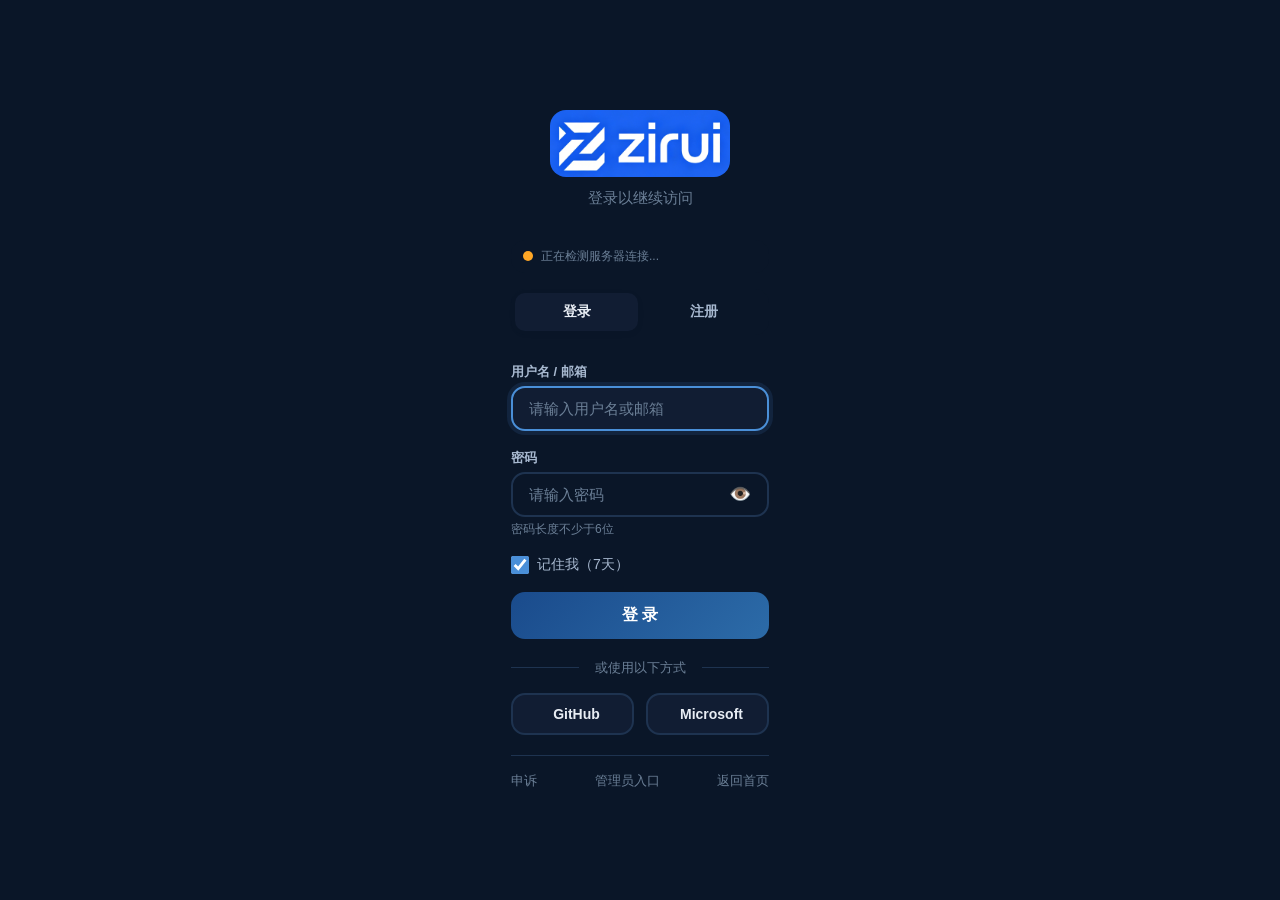
<file: login.html>
<!DOCTYPE html>
<html lang="zh-CN" id="htmlRoot">
<head>
    <meta charset="UTF-8" />
    <meta name="viewport" content="width=device-width, initial-scale=1.0" />
    <title>登录</title>
    <style>
        /* ============================================================
           全局样式
           ============================================================ */
        * {
            margin: 0;
            padding: 0;
            box-sizing: border-box;
        }

        :root {
            --bg-body: #eef2f7;
            --bg-card: #ffffff;
            --text-primary: #0b1a2e;
            --text-secondary: #2c3e5a;
            --text-muted: #6b7f96;
            --border-color: #dce3ed;
            --shadow-lg: 0 20px 64px rgba(11, 26, 46, 0.12);
            --accent: #1a4b8c;
            --accent-light: rgba(26, 75, 140, 0.08);
            --radius-md: 14px;
            --radius-lg: 20px;
            --transition: 0.3s ease;
            --font: -apple-system, BlinkMacSystemFont, "PingFang SC", "Microsoft YaHei", "Helvetica Neue", Arial, sans-serif;
        }

        [data-theme="dark"] {
            --bg-body: #0a1628;
            --bg-card: #111d33;
            --text-primary: #e8edf4;
            --text-secondary: #a8b9d0;
            --text-muted: #6b7f96;
            --border-color: #1e3350;
            --shadow-lg: 0 20px 64px rgba(0, 0, 0, 0.5);
            --accent: #4a8fd8;
            --accent-light: rgba(74, 143, 216, 0.12);
        }

        body {
            font-family: var(--font);
            background: var(--bg-body);
            min-height: 100vh;
            display: flex;
            justify-content: center;
            align-items: center;
            padding: 24px;
            transition: background var(--transition);
        }

<!-- 在 login-header 之后，connection-status 之前添加 -->
<!-- 返回链接 -->
<div style="margin-bottom:12px;">
    <a href="#" id="backLink" style="
        color: var(--text-muted);
        text-decoration: none;
        font-size: 14px;
        display: inline-flex;
        align-items: center;
        gap: 6px;
        transition: color var(--transition);
    " onclick="goBack()">← 返回</a>
</div>

        .login-container {
            background: var(--bg-card);
            border-radius: var(--radius-lg);
            padding: 44px 40px 36px;
            max-width: 440px;
            width: 100%;
            box-shadow: var(--shadow-lg);
            border: 1px solid var(--border-color);
            transition: background var(--transition), border-color var(--transition);
        }

        .login-header {
            text-align: center;
            margin-bottom: 32px;
        }

        .login-header .logo-img {
            max-width: 180px;
            height: auto;
            display: block;
            margin: 0 auto 12px;
            border-radius: 16px;
        }

        .login-header p {
            color: var(--text-muted);
            font-size: 15px;
            margin-top: 6px;
        }

        .tabs {
            display: flex;
            gap: 4px;
            background: var(--bg-body);
            border-radius: var(--radius-md);
            padding: 4px;
            margin-bottom: 28px;
        }

        .tabs .tab {
            flex: 1;
            padding: 10px 0;
            border: none;
            background: transparent;
            border-radius: 10px;
            font-size: 14px;
            font-weight: 600;
            color: var(--text-secondary);
            cursor: pointer;
            transition: all var(--transition);
        }

        .tabs .tab.active {
            background: var(--bg-card);
            color: var(--text-primary);
            box-shadow: 0 2px 8px rgba(0, 0, 0, 0.04);
        }

        .tabs .tab:hover:not(.active) {
            color: var(--text-primary);
        }

        .form-panel {
            display: none;
        }

        .form-panel.active {
            display: block;
            animation: fadeIn 0.3s ease;
        }

        @keyframes fadeIn {
            from {
                opacity: 0;
                transform: translateY(8px);
            }
            to {
                opacity: 1;
                transform: translateY(0);
            }
        }

        .form-group {
            margin-bottom: 18px;
        }

        .form-group label {
            display: block;
            font-size: 13px;
            font-weight: 600;
            color: var(--text-secondary);
            margin-bottom: 5px;
        }

        .form-group input[type="text"],
        .form-group input[type="email"],
        .form-group input[type="password"] {
            width: 100%;
            padding: 12px 16px;
            border: 2px solid var(--border-color);
            border-radius: var(--radius-md);
            font-size: 15px;
            background: var(--bg-body);
            color: var(--text-primary);
            transition: all var(--transition);
            outline: none;
        }

        .form-group input[type="text"]:focus,
        .form-group input[type="email"]:focus,
        .form-group input[type="password"]:focus {
            border-color: var(--accent);
            box-shadow: 0 0 0 4px var(--accent-light);
            background: var(--bg-card);
        }

        .form-group input[type="text"]::placeholder,
        .form-group input[type="email"]::placeholder,
        .form-group input[type="password"]::placeholder {
            color: var(--text-muted);
        }

        .password-wrapper {
            position: relative;
            display: flex;
            align-items: center;
        }

        .password-wrapper input {
            width: 100%;
            padding: 12px 48px 12px 16px !important;
        }

        .toggle-password {
            position: absolute;
            right: 14px;
            background: none;
            border: none;
            cursor: pointer;
            font-size: 18px;
            padding: 4px;
            color: var(--text-muted);
            transition: color var(--transition);
            line-height: 1;
        }

        .toggle-password:hover {
            color: var(--text-primary);
        }

        .form-group .hint {
            font-size: 12px;
            color: var(--text-muted);
            margin-top: 4px;
        }

        .form-group .checkbox-group {
            display: flex;
            align-items: center;
            gap: 8px;
            margin-top: 4px;
        }

        .form-group .checkbox-group input[type="checkbox"] {
            width: 18px;
            height: 18px;
            cursor: pointer;
            accent-color: var(--accent);
        }

        .form-group .checkbox-group label {
            margin-bottom: 0;
            font-weight: 400;
            cursor: pointer;
            font-size: 14px;
        }

        .btn-primary {
            width: 100%;
            padding: 13px;
            background: linear-gradient(135deg, #1a4b8c, #2c6ba8);
            color: #fff;
            border: none;
            border-radius: var(--radius-md);
            font-size: 16px;
            font-weight: 600;
            cursor: pointer;
            transition: all var(--transition);
        }

        .btn-primary:hover {
            transform: translateY(-1px);
            box-shadow: 0 4px 20px rgba(26, 75, 140, 0.30);
        }

        .btn-primary:disabled {
            opacity: 0.6;
            cursor: not-allowed;
            transform: none;
        }

        /* ===== 第三方登录按钮 ===== */
        .social-divider {
            display: flex;
            align-items: center;
            gap: 16px;
            margin: 20px 0 16px;
            color: var(--text-muted);
            font-size: 13px;
        }

        .social-divider::before,
        .social-divider::after {
            content: '';
            flex: 1;
            height: 1px;
            background: var(--border-color);
        }

        .social-buttons {
            display: flex;
            gap: 12px;
        }

        .social-buttons .btn-social {
            flex: 1;
            padding: 11px;
            border: 2px solid var(--border-color);
            border-radius: var(--radius-md);
            background: var(--bg-card);
            color: var(--text-primary);
            font-size: 14px;
            font-weight: 600;
            cursor: pointer;
            transition: all var(--transition);
            display: flex;
            align-items: center;
            justify-content: center;
            gap: 8px;
        }

        .social-buttons .btn-social:hover {
            border-color: var(--accent);
            background: var(--accent-light);
            transform: translateY(-1px);
        }

        .social-buttons .btn-social.github:hover {
            border-color: #333;
            background: #f0f0f0;
        }

        .social-buttons .btn-social.microsoft:hover {
            border-color: #0078d4;
            background: rgba(0, 120, 212, 0.08);
        }

        [data-theme="dark"] .social-buttons .btn-social.github:hover {
            border-color: #888;
            background: rgba(255, 255, 255, 0.05);
        }

        .msg {
            padding: 12px 16px;
            border-radius: var(--radius-md);
            font-size: 14px;
            margin-bottom: 16px;
            display: none;
            line-height: 1.6;
            word-break: break-all;
        }

        .msg .error-code {
            display: block;
            font-weight: 700;
            font-size: 13px;
            margin-bottom: 2px;
        }

        .msg .error-detail {
            display: block;
            font-size: 13px;
            opacity: 0.85;
        }

        .msg .error-suggestion {
            display: block;
            font-size: 12px;
            margin-top: 6px;
            opacity: 0.75;
            border-top: 1px solid rgba(0,0,0,0.08);
            padding-top: 6px;
        }

        .msg.error {
            display: block;
            background: #fde8e8;
            color: #c62828;
            border: 1px solid #f5c6c6;
        }

        .msg.success {
            display: block;
            background: #e8f5e9;
            color: #2e7d32;
            border: 1px solid #c8e6c9;
        }

        .msg.info {
            display: block;
            background: #e3f2fd;
            color: #0d47a1;
            border: 1px solid #bbdefb;
        }

        .msg.warning {
            display: block;
            background: #fff3cd;
            color: #856404;
            border: 1px solid #ffc107;
        }

        [data-theme="dark"] .msg.error {
            background: #2d1a1a;
            color: #ef9a9a;
            border-color: #4a2a2a;
        }

        [data-theme="dark"] .msg.success {
            background: #1a2d1a;
            color: #81c784;
            border-color: #2a4a2a;
        }

        [data-theme="dark"] .msg.info {
            background: #1a2a3d;
            color: #90caf9;
            border-color: #2a4a6a;
        }

        [data-theme="dark"] .msg.warning {
            background: #2d2a1a;
            color: #ffd700;
            border-color: #ffc107;
        }

        [data-theme="dark"] .msg .error-suggestion {
            border-top-color: rgba(255,255,255,0.08);
        }

        .footer-links {
            display: flex;
            justify-content: space-between;
            margin-top: 20px;
            padding-top: 16px;
            border-top: 1px solid var(--border-color);
            font-size: 13px;
        }

        .footer-links a {
            color: var(--text-muted);
            text-decoration: none;
            transition: color var(--transition);
        }

        .footer-links a:hover {
            color: var(--accent);
        }

        .connection-status {
            display: flex;
            align-items: center;
            gap: 8px;
            font-size: 12px;
            color: var(--text-muted);
            margin-bottom: 16px;
            padding: 8px 12px;
            background: var(--bg-body);
            border-radius: var(--radius-md);
        }

        .connection-status .dot {
            width: 10px;
            height: 10px;
            border-radius: 50%;
            flex-shrink: 0;
        }

        .connection-status .dot.checking {
            background: #ffa726;
            animation: pulse 1s infinite;
        }

        .connection-status .dot.online {
            background: #4caf50;
        }

        .connection-status .dot.offline {
            background: #f44336;
        }

        @keyframes pulse {
            0%, 100% { opacity: 1; }
            50% { opacity: 0.3; }
        }

        @media (max-width: 480px) {
            .login-container {
                padding: 28px 20px 24px;
            }
            .login-header .logo-img {
                max-width: 140px;
                border-radius: 12px;
            }
            .footer-links {
                flex-wrap: wrap;
                gap: 8px;
                justify-content: center;
            }
            .social-buttons {
                flex-direction: column;
            }
        }
    </style>
</head>
<body>

    <div class="login-container">

        <!-- 头部 -->
        <div class="login-header">
            <img src="https://zirui6.github.io/logo1.png" alt="梓睿官网 Logo" class="logo-img" />
            <p>登录以继续访问</p>
        </div>

        <!-- 连接状态 -->
        <div class="connection-status" id="connectionStatus">
            <span class="dot checking" id="statusDot"></span>
            <span id="statusText">正在检测服务器连接...</span>
        </div>

        <!-- 消息提示 -->
        <div class="msg" id="msg"></div>

        <!-- 选项卡 -->
        <div class="tabs">
            <button class="tab active" data-tab="login">登录</button>
            <button class="tab" data-tab="register">注册</button>
        </div>

        <!-- 登录面板 -->
        <div class="form-panel active" id="panelLogin">
            <form id="loginForm">
                <div class="form-group">
                    <label for="loginAccount">用户名 / 邮箱</label>
                    <input type="text" id="loginAccount" placeholder="请输入用户名或邮箱" required autofocus />
                </div>
                <div class="form-group">
                    <label for="loginPassword">密码</label>
                    <div class="password-wrapper">
                        <input type="password" id="loginPassword" placeholder="请输入密码" required minlength="6" />
                        <button type="button" class="toggle-password" id="toggleLoginPassword" aria-label="显示/隐藏密码">👁️</button>
                    </div>
                    <div class="hint">密码长度不少于6位</div>
                </div>
                <div class="form-group">
                    <div class="checkbox-group">
                        <input type="checkbox" id="rememberMe" checked />
                        <label for="rememberMe">记住我（7天）</label>
                    </div>
                </div>
                <button type="submit" class="btn-primary" id="loginBtn">登 录</button>
            </form>

            <!-- 第三方登录 -->
            <div class="social-divider">或使用以下方式</div>
            <div class="social-buttons">
                <button class="btn-social github" id="githubLoginBtn">
                    <span style="font-size:20px;"></span> GitHub
                </button>
                <button class="btn-social microsoft" id="microsoftLoginBtn">
                    <span style="font-size:20px;"> </span> Microsoft
                </button>
            </div>
        </div>

        <!-- 注册面板 -->
        <div class="form-panel" id="panelRegister">
            <form id="registerForm">
                <div class="form-group">
                    <label for="regAccount">用户名</label>
                    <input type="text" id="regAccount" placeholder="请设置用户名（字母或数字）" required />
                    <div class="hint">建议使用字母和数字组合</div>
                </div>
                <div class="form-group">
                    <label for="regEmail">邮箱</label>
                    <input type="email" id="regEmail" placeholder="请输入邮箱" required />
                </div>
                <div class="form-group">
                    <label for="regPassword">密码</label>
                    <div class="password-wrapper">
                        <input type="password" id="regPassword" placeholder="请设置密码（至少6位）" required minlength="6" />
                        <button type="button" class="toggle-password" id="toggleRegPassword" aria-label="显示/隐藏密码">👁️</button>
                    </div>
                    <div class="hint">密码长度不少于6位</div>
                </div>
                <div class="form-group">
                    <label for="regConfirm">确认密码</label>
                    <div class="password-wrapper">
                        <input type="password" id="regConfirm" placeholder="请再次输入密码" required minlength="6" />
                        <button type="button" class="toggle-password" id="toggleRegConfirm" aria-label="显示/隐藏密码">👁️</button>
                    </div>
                </div>
                <button type="submit" class="btn-primary" id="regBtn">注 册</button>
            </form>
        </div>

        <!-- 底部链接 -->
        <div class="footer-links">
            <a href="https://www.jotform.com/form/262001826516046" target="_blank">申诉</a>
            <a href="dashboard.html">管理员入口</a>
            <a href="index.html">返回首页</a>
        </div>

    </div>

    <script>
        // ============================================================
        // 1. 配置 - Cloudflare Worker API
        // ============================================================
        var API_BASE = 'https://webcloud.ziruicloud.de5.net';

// ============================================================
// 登录来源追踪
// ============================================================

function getSource() {
    // 1. 从 URL 参数获取
    var urlParams = new URLSearchParams(window.location.search);
    var source = urlParams.get('source');
    if (source) return source;

    // 2. 从 sessionStorage 获取
    source = sessionStorage.getItem('login_source');
    if (source) return source;

    // 3. 从 document.referrer 获取
    var referrer = document.referrer;
    if (referrer) {
        if (referrer.includes('chat.ziruicloud.de5.net') || referrer.includes('chat.html')) return 'chat';
        if (referrer.includes('cloud.html')) return 'cloud';
        if (referrer.includes('user.html')) return 'user';
        if (referrer.includes('index.html') || referrer.includes('zirui6.github.io/')) return 'home';
        if (referrer.includes('4275.com')) return '4275';
        if (referrer.includes('dashboard.html')) return 'dashboard';
    }

    return 'home';
}

function getReturnUrl(source) {
    var base = 'https://zirui6.github.io';
    var map = {
        'chat': base + '/chat.html',
        'cloud': base + '/cloud.html',
        'user': base + '/user.html',
        'home': base + '/index.html',
        '4275': 'https://4275.com',
        'dashboard': base + '/dashboard.html',
        'login': base + '/login.html'
    };
    return map[source] || base + '/index.html';
}

function getReturnLabel(source) {
    var map = {
        'chat': '← 返回聊天',
        'cloud': '← 返回云盘',
        'user': '← 返回用户中心',
        'home': '← 返回首页',
        '4275': '← 返回 4275',
        'dashboard': '← 返回仪表盘'
    };
    return map[source] || '← 返回';
}

function goBack() {
    var source = getSource();
    window.location.href = getReturnUrl(source);
}

function showBackLink() {
    var source = getSource();
    var link = document.getElementById('backLink');
    if (!link) return;
    link.textContent = getReturnLabel(source);
    link.href = getReturnUrl(source);
    sessionStorage.setItem('login_source', source);
}

        // ============================================================
        // 2. 白名单邮箱（无需验证）
        // ============================================================
        var WHITELIST_EMAILS = ['test@test.com', 'admin@qq.com'];

        function isWhitelisted(email) {
            return WHITELIST_EMAILS.indexOf(email.toLowerCase()) !== -1;
        }

        // ============================================================
        // 3. Cookie 工具函数
        // ============================================================
        var CookieHelper = {
            set: function(name, value, days) {
                var expires = '';
                if (days) {
                    var date = new Date();
                    date.setTime(date.getTime() + (days * 24 * 60 * 60 * 1000));
                    expires = '; expires=' + date.toUTCString();
                }
                document.cookie = name + '=' + encodeURIComponent(value) + expires + '; path=/; SameSite=Lax';
            },
            get: function(name) {
                var nameEQ = name + '=';
                var ca = document.cookie.split(';');
                for (var i = 0; i < ca.length; i++) {
                    var c = ca[i];
                    while (c.charAt(0) === ' ') c = c.substring(1, c.length);
                    if (c.indexOf(nameEQ) === 0) {
                        return decodeURIComponent(c.substring(nameEQ.length, c.length));
                    }
                }
                return null;
            },
            delete: function(name) {
                document.cookie = name + '=; expires=Thu, 01 Jan 1970 00:00:00 UTC; path=/;';
            }
        };

        // ============================================================
        // 4. DOM 引用
        // ============================================================
        var msgEl = document.getElementById('msg');
        var loginForm = document.getElementById('loginForm');
        var registerForm = document.getElementById('registerForm');
        var loginBtn = document.getElementById('loginBtn');
        var regBtn = document.getElementById('regBtn');
        var rememberMe = document.getElementById('rememberMe');
        var statusDot = document.getElementById('statusDot');
        var statusText = document.getElementById('statusText');

        var toggleLoginPassword = document.getElementById('toggleLoginPassword');
        var toggleRegPassword = document.getElementById('toggleRegPassword');
        var toggleRegConfirm = document.getElementById('toggleRegConfirm');

        var loginPassword = document.getElementById('loginPassword');
        var regPassword = document.getElementById('regPassword');
        var regConfirm = document.getElementById('regConfirm');

        // 第三方登录按钮
        var githubLoginBtn = document.getElementById('githubLoginBtn');
        var microsoftLoginBtn = document.getElementById('microsoftLoginBtn');

        // ============================================================
        // 5. 密码显示/隐藏切换
        // ============================================================
        function togglePasswordVisibility(input, button) {
            if (!input || !button) return;
            button.addEventListener('click', function() {
                var isPassword = input.getAttribute('type') === 'password';
                input.setAttribute('type', isPassword ? 'text' : 'password');
                button.textContent = isPassword ? '🙈' : '👁️';
                button.setAttribute('aria-label', isPassword ? '隐藏密码' : '显示密码');
            });
        }

        togglePasswordVisibility(loginPassword, toggleLoginPassword);
        togglePasswordVisibility(regPassword, toggleRegPassword);
        togglePasswordVisibility(regConfirm, toggleRegConfirm);

        // ============================================================
        // 6. 消息系统
        // ============================================================
        function showError(title, detail, suggestion) {
            msgEl.innerHTML =
                '<span class="error-code">❌ ' + title + '</span>' +
                '<span class="error-detail">' + detail + '</span>' +
                (suggestion ? '<span class="error-suggestion">💡 ' + suggestion + '</span>' : '');
            msgEl.className = 'msg error';
        }

        function showSuccess(text) {
            msgEl.textContent = text;
            msgEl.className = 'msg success';
        }

        function showInfo(text) {
            msgEl.textContent = text;
            msgEl.className = 'msg info';
        }

        function showWarning(text) {
            msgEl.textContent = '⚠️ ' + text;
            msgEl.className = 'msg warning';
        }

        function hideMsg() {
            msgEl.className = 'msg';
            msgEl.innerHTML = '';
        }

        // ============================================================
        // 7. 连接状态检测
        // ============================================================
        async function checkConnection() {
            statusDot.className = 'dot checking';
            statusText.textContent = '正在检测服务器连接...';

            try {
                var response = await fetch(API_BASE + '/health', {
                    method: 'GET',
                    headers: { 'Content-Type': 'application/json' },
                    signal: AbortSignal.timeout(5000)
                });

                if (response.ok) {
                    var data = await response.json();
                    statusDot.className = 'dot online';
                    statusText.textContent = '✅ 服务器连接正常';
                    console.log('✅ 健康检查通过:', data);
                    return true;
                } else {
                    statusDot.className = 'dot offline';
                    statusText.textContent = '⚠️ 服务器响应异常 (HTTP ' + response.status + ')';
                    return false;
                }
            } catch (error) {
                statusDot.className = 'dot offline';
                if (error.name === 'TimeoutError' || error.name === 'AbortError') {
                    statusText.textContent = '⏱️ 连接超时 - 服务器无响应';
                } else if (error.message.includes('Failed to fetch') || error.message.includes('NetworkError')) {
                    statusText.textContent = '🌐 网络错误 - 无法连接到服务器';
                } else {
                    statusText.textContent = '❌ 连接失败: ' + error.message;
                }
                console.error('❌ 连接检测失败:', error);
                return false;
            }
        }

        // ============================================================
        // 8. 选项卡切换
        // ============================================================
        document.querySelectorAll('.tab').forEach(function(tab) {
            tab.addEventListener('click', function() {
                document.querySelectorAll('.tab').forEach(function(t) { t.classList.remove('active'); });
                this.classList.add('active');
                var target = this.dataset.tab;
                document.querySelectorAll('.form-panel').forEach(function(p) { p.classList.remove('active'); });
                document.getElementById('panel' + target.charAt(0).toUpperCase() + target.slice(1)).classList.add('active');
                hideMsg();
            });
        });

        // ============================================================
        // 9. 工具函数
        // ============================================================
        function isEmail(value) {
            return /^[^\s@]+@[^\s@]+\.[^\s@]+$/.test(value);
        }

        function saveUserSession(token, user, remember) {
            var sessionData = {
                isLoggedIn: 'true',
                userId: user.id || '',
                username: user.username || '',
                email: user.email || '',
                displayName: user.username || (user.email ? user.email.split('@')[0] : ''),
                role: user.role || 'user',
                loginTime: new Date().toISOString()
            };

            sessionStorage.setItem('isLoggedIn', 'true');
            sessionStorage.setItem('auth_token', token);
            sessionStorage.setItem('user_data', JSON.stringify(user));
            sessionStorage.setItem('userId', sessionData.userId);
            sessionStorage.setItem('userEmail', sessionData.email);
            sessionStorage.setItem('displayName', sessionData.displayName);
            sessionStorage.setItem('role', sessionData.role);

            if (remember) {
                CookieHelper.set('auth_token', token, 7);
                CookieHelper.set('user_data', JSON.stringify(user), 7);
                CookieHelper.set('isLoggedIn', 'true', 7);
                CookieHelper.set('userId', sessionData.userId, 7);
                CookieHelper.set('userEmail', sessionData.email, 7);
                CookieHelper.set('displayName', sessionData.displayName, 7);
                CookieHelper.set('role', sessionData.role, 7);
            } else {
                CookieHelper.set('auth_token', token, null);
                CookieHelper.set('user_data', JSON.stringify(user), null);
                CookieHelper.set('isLoggedIn', 'true', null);
                CookieHelper.set('userId', sessionData.userId, null);
                CookieHelper.set('userEmail', sessionData.email, null);
                CookieHelper.set('displayName', sessionData.displayName, null);
                CookieHelper.set('role', sessionData.role, null);
            }
        }

        function clearUserSession() {
            sessionStorage.clear();
            CookieHelper.delete('auth_token');
            CookieHelper.delete('user_data');
            CookieHelper.delete('isLoggedIn');
            CookieHelper.delete('userId');
            CookieHelper.delete('userEmail');
            CookieHelper.delete('displayName');
            CookieHelper.delete('role');
        }

        function getToken() {
            return sessionStorage.getItem('auth_token') || CookieHelper.get('auth_token');
        }

        // ============================================================
        // 10. API 调用函数
        // ============================================================
        async function apiCall(endpoint, data) {
            var response = await fetch(API_BASE + endpoint, {
                method: 'POST',
                headers: {
                    'Content-Type': 'application/json'
                },
                body: JSON.stringify(data)
            });

            var result = await response.json();
            return { status: response.status, data: result };
        }

        // ============================================================
        // 11. 登录处理 - 跳转到用户中心
        // ============================================================
        loginForm.addEventListener('submit', async function(event) {
            event.preventDefault();
            hideMsg();

            var account = document.getElementById('loginAccount').value.trim();
            var password = document.getElementById('loginPassword').value.trim();
            var remember = rememberMe.checked;

            if (!account || !password) {
                showError('信息不完整', '请填写用户名/邮箱和密码');
                return;
            }

            loginBtn.disabled = true;
            loginBtn.textContent = '登录中...';

            try {
                console.log('🔑 尝试登录，账号:', account);

                var result = await apiCall('/api/login', {
                    account: account,
                    password: password
                });

                if (result.status === 200 && result.data.success) {
                    saveUserSession(result.data.token, result.data.user, remember);
                    showSuccess('✅ 登录成功！正在跳转...');
                    setTimeout(function() {
                        window.location.href = 'user.html';
                    }, 1200);
                } else {
                    showError('登录失败', result.data.error || '用户名或密码错误');
                }
            } catch (error) {
                console.error('登录错误:', error);
                showError('网络错误', error.message || '无法连接到服务器');
            }

            loginBtn.disabled = false;
            loginBtn.textContent = '登录';
        });

        // ============================================================
        // 12. 注册处理（带邮箱验证提示）
        // ============================================================
        registerForm.addEventListener('submit', async function(event) {
            event.preventDefault();
            hideMsg();

            var username = document.getElementById('regAccount').value.trim();
            var email = document.getElementById('regEmail').value.trim();
            var password = document.getElementById('regPassword').value.trim();
            var confirm = document.getElementById('regConfirm').value.trim();

            if (!username || !email || !password || !confirm) {
                showError('信息不完整', '请填写所有字段');
                return;
            }

            if (username.length < 2) {
                showError('用户名无效', '用户名至少需要2个字符');
                return;
            }

            if (!isEmail(email)) {
                showError('邮箱格式错误', '请输入有效的邮箱地址');
                return;
            }

            if (password.length < 6) {
                showError('密码太短', '密码长度不能少于6位');
                return;
            }

            if (password !== confirm) {
                showError('密码不匹配', '两次输入的密码不一致');
                return;
            }

            regBtn.disabled = true;
            regBtn.textContent = '注册中...';

            try {
                console.log('📝 注册新用户:', email);

                var result = await apiCall('/api/register', {
                    username: username,
                    email: email,
                    password: password
                });

                if (result.status === 201 && result.data.success) {
                    // 保存会话
                    saveUserSession(result.data.token, result.data.user, true);
                    showSuccess('✅ 注册成功！正在跳转...');

                    // 判断是否需要验证邮箱
                    var needVerify = !isWhitelisted(email);

                    setTimeout(function() {
                        // 跳转到 user.html，带上验证提示参数
                        var url = 'user.html?needVerify=' + (needVerify ? 'true' : 'false');
                        if (needVerify) {
                            url += '&email=' + encodeURIComponent(email);
                        }
                        window.location.href = url;
                    }, 1200);
                } else {
                    showError('注册失败', result.data.error || '未知错误');
                }
            } catch (error) {
                console.error('注册错误:', error);
                showError('网络错误', error.message || '无法连接到服务器');
            }

            regBtn.disabled = false;
            regBtn.textContent = '注册';
        });

        // ============================================================
        // 13. 第三方登录 - GitHub
        // ============================================================
        githubLoginBtn.addEventListener('click', function() {
            // 跳转到 GitHub OAuth 授权
            var clientId = 'Ov23li4v8yT6FzXvjK0W'; // 替换为你的 GitHub OAuth App Client ID
            var redirectUri = API_BASE + '/api/github-callback';
            var authUrl = 'https://github.com/login/oauth/authorize?client_id=' + clientId +
                '&redirect_uri=' + encodeURIComponent(redirectUri) +
                '&scope=user:email';
            
            // 保存当前页面，登录后返回
            sessionStorage.setItem('oauth_redirect', 'user.html');
            window.location.href = authUrl;
        });

        // ============================================================
        // 14. 第三方登录 - Microsoft
        // ============================================================
        microsoftLoginBtn.addEventListener('click', function() {
            // 跳转到 Microsoft OAuth 授权
            var clientId = 'your-microsoft-client-id'; // 替换为你的 Microsoft App Client ID
            var redirectUri = API_BASE + '/api/microsoft-callback';
            var authUrl = 'https://login.microsoftonline.com/common/oauth2/v2.0/authorize?' +
                'client_id=' + clientId +
                '&response_type=code' +
                '&redirect_uri=' + encodeURIComponent(redirectUri) +
                '&response_mode=query' +
                '&scope=openid%20profile%20email' +
                '&state=' + encodeURIComponent('user.html');
            
            sessionStorage.setItem('oauth_redirect', 'user.html');
            window.location.href = authUrl;
        });

        // ============================================================
        // 15. 检查已登录会话
        // ============================================================
        (function checkSession() {
            var token = getToken();

            if (token) {
                fetch(API_BASE + '/api/verify', {
                    headers: { 'Authorization': 'Bearer ' + token }
                })
                .then(function(res) { return res.json(); })
                .then(function(data) {
                    if (data.valid) {
                        var userData = CookieHelper.get('user_data') || sessionStorage.getItem('user_data');
                        if (userData) {
                            try {
                                var user = JSON.parse(userData);
                                sessionStorage.setItem('isLoggedIn', 'true');
                                sessionStorage.setItem('userId', user.id || '');
                                sessionStorage.setItem('userEmail', user.email || '');
                                sessionStorage.setItem('displayName', user.username || (user.email ? user.email.split('@')[0] : ''));
                                sessionStorage.setItem('role', user.role || 'user');
                            } catch (e) {
                                console.warn('恢复用户数据失败:', e);
                            }
                        }
                        window.location.href = 'user.html';
                    } else {
                        clearUserSession();
                    }
                })
                .catch(function() {
                    clearUserSession();
                });
            }

            if (window.location.hash && window.location.hash.includes('access_token')) {
                console.log('检测到 OAuth 回调');
            }
        })();

        // ============================================================
        // 16. 深色模式
        // ============================================================
        (function syncTheme() {
            var savedTheme = localStorage.getItem('theme') || 'light';
            document.documentElement.setAttribute('data-theme', savedTheme);
        })();

        // ============================================================
        // 17. 页面加载完成后检测连接
        // ============================================================
        document.addEventListener('DOMContentLoaded', function() {
// 登录成功
if (result.status === 200 && result.data.success) {
    saveUserSession(result.data.token, result.data.user, remember);
    showSuccess('✅ 登录成功！正在跳转...');
    
    setTimeout(function() {
        var source = getSource();
        var returnUrl = getReturnUrl(source);
        // 如果来源是登录页本身，跳转到用户中心
        if (source === 'login' || source === 'home') {
            returnUrl = 'user.html';
        }
        window.location.href = returnUrl;
    }, 1200);
}
        });

        console.log('🔌 API 地址:', API_BASE);
        console.log('✅ 登录页面已加载 (支持邮箱验证提示 + 第三方登录)');
    </script>

</body>
</html>
</file>
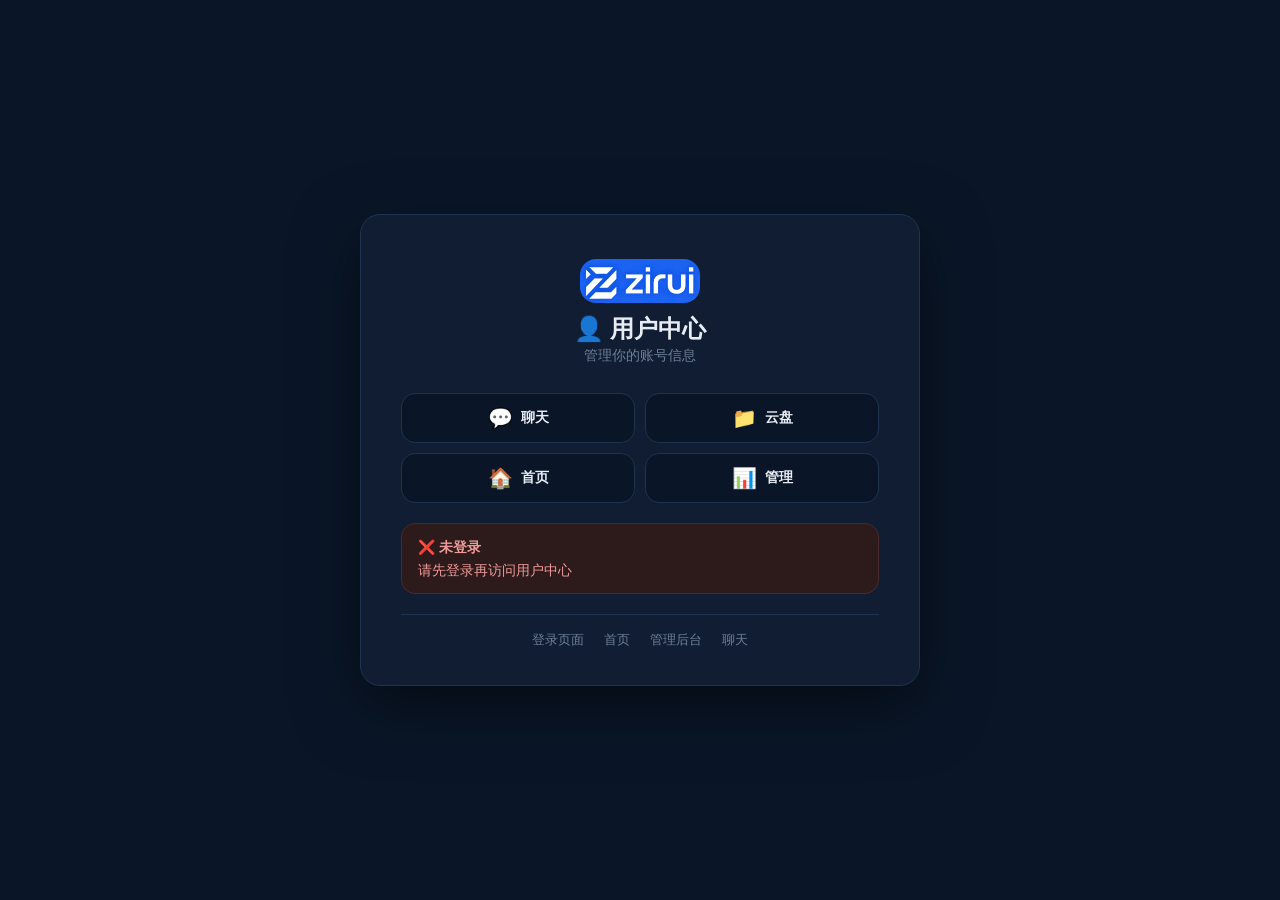
<file: user.html>
<!DOCTYPE html>
<html lang="zh-CN" id="htmlRoot">
<head>
    <meta charset="UTF-8" />
    <meta name="viewport" content="width=device-width, initial-scale=1.0" />
    <title>用户中心 · 梓睿</title>
    <style>
        * {
            margin: 0;
            padding: 0;
            box-sizing: border-box;
        }

        :root {
            --bg-body: #eef2f7;
            --bg-card: #ffffff;
            --text-primary: #0b1a2e;
            --text-secondary: #2c3e5a;
            --text-muted: #6b7f96;
            --border-color: #dce3ed;
            --shadow-lg: 0 20px 64px rgba(11, 26, 46, 0.12);
            --shadow-md: 0 4px 20px rgba(11, 26, 46, 0.08);
            --accent: #1a4b8c;
            --accent-light: rgba(26, 75, 140, 0.08);
            --radius-md: 14px;
            --radius-lg: 20px;
            --transition: 0.3s ease;
            --font: -apple-system, BlinkMacSystemFont, "PingFang SC", "Microsoft YaHei", "Helvetica Neue", Arial, sans-serif;
        }

        [data-theme="dark"] {
            --bg-body: #0a1628;
            --bg-card: #111d33;
            --text-primary: #e8edf4;
            --text-secondary: #a8b9d0;
            --text-muted: #6b7f96;
            --border-color: #1e3350;
            --shadow-lg: 0 20px 64px rgba(0, 0, 0, 0.5);
            --shadow-md: 0 4px 20px rgba(0, 0, 0, 0.3);
            --accent: #4a8fd8;
            --accent-light: rgba(74, 143, 216, 0.12);
        }

        body {
            font-family: var(--font);
            background: var(--bg-body);
            min-height: 100vh;
            display: flex;
            justify-content: center;
            align-items: center;
            padding: 24px;
            transition: background var(--transition);
        }

        .user-container {
            background: var(--bg-card);
            border-radius: var(--radius-lg);
            padding: 44px 40px 36px;
            max-width: 560px;
            width: 100%;
            box-shadow: var(--shadow-lg);
            border: 1px solid var(--border-color);
            transition: background var(--transition), border-color var(--transition);
        }

        .user-header {
            text-align: center;
            margin-bottom: 28px;
        }

        .user-header .logo-img {
            max-width: 120px;
            height: auto;
            display: block;
            margin: 0 auto 10px;
            border-radius: 16px;
        }

        .user-header h1 {
            font-size: 24px;
            color: var(--text-primary);
        }

        .user-header p {
            color: var(--text-muted);
            font-size: 14px;
            margin-top: 2px;
        }

        /* ===== 快捷入口 ===== */
        .quick-entry {
            display: grid;
            grid-template-columns: 1fr 1fr;
            gap: 10px;
            margin-bottom: 20px;
        }

        .quick-entry .entry-btn {
            display: flex;
            align-items: center;
            justify-content: center;
            gap: 8px;
            padding: 12px 16px;
            background: var(--bg-body);
            border: 1px solid var(--border-color);
            border-radius: var(--radius-md);
            color: var(--text-primary);
            font-size: 14px;
            font-weight: 600;
            text-decoration: none;
            transition: all var(--transition);
            cursor: pointer;
        }

        .quick-entry .entry-btn:hover {
            border-color: var(--accent);
            background: var(--accent-light);
            transform: translateY(-1px);
        }

        .quick-entry .entry-btn .emoji {
            font-size: 20px;
        }

        /* ===== 消息提示 ===== */
        .msg {
            padding: 12px 16px;
            border-radius: var(--radius-md);
            font-size: 14px;
            margin-bottom: 16px;
            display: none;
            line-height: 1.6;
        }

        .msg.error {
            display: block;
            background: #fde8e8;
            color: #c62828;
            border: 1px solid #f5c6c6;
        }

        .msg.success {
            display: block;
            background: #e8f5e9;
            color: #2e7d32;
            border: 1px solid #c8e6c9;
        }

        .msg.info {
            display: block;
            background: #e3f2fd;
            color: #0d47a1;
            border: 1px solid #bbdefb;
        }

        .msg.warning {
            display: block;
            background: #fff3cd;
            color: #856404;
            border: 1px solid #ffc107;
        }

        [data-theme="dark"] .msg.error {
            background: #2d1a1a;
            color: #ef9a9a;
            border-color: #4a2a2a;
        }

        [data-theme="dark"] .msg.success {
            background: #1a2d1a;
            color: #81c784;
            border-color: #2a4a2a;
        }

        [data-theme="dark"] .msg.info {
            background: #1a2a3d;
            color: #90caf9;
            border-color: #2a4a6a;
        }

        [data-theme="dark"] .msg.warning {
            background: #2d2a1a;
            color: #ffd700;
            border-color: #ffc107;
        }

        /* ===== 头像区域 ===== */
        .avatar-section {
            text-align: center;
            margin-bottom: 24px;
        }

        .avatar-wrapper {
            position: relative;
            display: inline-block;
        }

        .avatar-wrapper img {
            width: 100px;
            height: 100px;
            border-radius: 50%;
            object-fit: cover;
            border: 3px solid var(--border-color);
            transition: border-color var(--transition);
        }

        .avatar-wrapper .avatar-edit-btn {
            position: absolute;
            bottom: 0;
            right: 0;
            background: var(--accent);
            color: #fff;
            border: none;
            border-radius: 50%;
            width: 32px;
            height: 32px;
            font-size: 14px;
            cursor: pointer;
            transition: all var(--transition);
            display: flex;
            align-items: center;
            justify-content: center;
        }

        .avatar-wrapper .avatar-edit-btn:hover {
            transform: scale(1.1);
            box-shadow: 0 2px 12px rgba(26, 75, 140, 0.3);
        }

        .avatar-wrapper .avatar-edit-btn:disabled {
            opacity: 0.5;
            cursor: not-allowed;
            transform: none;
        }

        .avatar-hint {
            font-size: 12px;
            color: var(--text-muted);
            margin-top: 6px;
        }

        /* ===== 信息卡片 ===== */
        .info-card {
            background: var(--bg-body);
            border-radius: var(--radius-md);
            padding: 16px 20px;
            margin-bottom: 18px;
        }

        .info-row {
            display: flex;
            justify-content: space-between;
            padding: 8px 0;
            border-bottom: 1px solid var(--border-color);
        }

        .info-row:last-child {
            border-bottom: none;
        }

        .info-row .label {
            color: var(--text-muted);
            font-size: 14px;
        }

        .info-row .value {
            color: var(--text-primary);
            font-size: 14px;
            font-weight: 500;
            text-align: right;
            max-width: 60%;
            word-break: break-all;
        }

        /* ===== 编辑表单 ===== */
        .edit-section {
            margin-bottom: 18px;
        }

        .edit-section .edit-title {
            font-size: 15px;
            font-weight: 600;
            color: var(--text-primary);
            margin-bottom: 10px;
            display: flex;
            align-items: center;
            gap: 8px;
        }

        .edit-section .edit-title .toggle-edit {
            font-size: 13px;
            font-weight: 400;
            color: var(--accent);
            cursor: pointer;
            background: none;
            border: none;
            padding: 2px 10px;
            border-radius: 4px;
            transition: all var(--transition);
        }

        .edit-section .edit-title .toggle-edit:hover {
            background: var(--accent-light);
        }

        .edit-form {
            display: none;
            padding: 12px 0;
            border-top: 1px solid var(--border-color);
            margin-top: 8px;
        }

        .edit-form.show {
            display: block;
            animation: fadeIn 0.3s ease;
        }

        @keyframes fadeIn {
            from {
                opacity: 0;
                transform: translateY(-8px);
            }
            to {
                opacity: 1;
                transform: translateY(0);
            }
        }

        .edit-form .form-group {
            margin-bottom: 12px;
        }

        .edit-form .form-group label {
            display: block;
            font-size: 13px;
            font-weight: 600;
            color: var(--text-secondary);
            margin-bottom: 4px;
        }

        .edit-form .form-group input {
            width: 100%;
            padding: 10px 14px;
            border: 2px solid var(--border-color);
            border-radius: var(--radius-md);
            font-size: 14px;
            background: var(--bg-body);
            color: var(--text-primary);
            transition: all var(--transition);
            outline: none;
        }

        .edit-form .form-group input:focus {
            border-color: var(--accent);
            box-shadow: 0 0 0 4px var(--accent-light);
            background: var(--bg-card);
        }

        .edit-form .form-group .hint {
            font-size: 12px;
            color: var(--text-muted);
            margin-top: 3px;
        }

        .edit-form .form-actions {
            display: flex;
            gap: 10px;
            margin-top: 4px;
        }

        .edit-form .form-actions .btn-save {
            padding: 8px 28px;
            background: linear-gradient(135deg, #1a4b8c, #2c6ba8);
            color: #fff;
            border: none;
            border-radius: var(--radius-md);
            font-size: 14px;
            font-weight: 600;
            cursor: pointer;
            transition: all var(--transition);
        }

        .edit-form .form-actions .btn-save:hover {
            transform: translateY(-1px);
            box-shadow: 0 4px 16px rgba(26, 75, 140, 0.3);
        }

        .edit-form .form-actions .btn-save:disabled {
            opacity: 0.6;
            cursor: not-allowed;
            transform: none;
        }

        .edit-form .form-actions .btn-cancel {
            padding: 8px 20px;
            background: transparent;
            color: var(--text-muted);
            border: 1px solid var(--border-color);
            border-radius: var(--radius-md);
            font-size: 14px;
            font-weight: 500;
            cursor: pointer;
            transition: all var(--transition);
        }

        .edit-form .form-actions .btn-cancel:hover {
            border-color: var(--text-muted);
            color: var(--text-primary);
        }

        /* ===== 操作按钮 ===== */
        .action-buttons {
            display: flex;
            flex-direction: column;
            gap: 10px;
            margin-top: 6px;
        }

        .btn {
            width: 100%;
            padding: 12px;
            border: none;
            border-radius: var(--radius-md);
            font-size: 15px;
            font-weight: 600;
            cursor: pointer;
            transition: all var(--transition);
        }

        .btn-primary {
            background: linear-gradient(135deg, #1a4b8c, #2c6ba8);
            color: #fff;
        }

        .btn-primary:hover {
            transform: translateY(-1px);
            box-shadow: 0 4px 20px rgba(26, 75, 140, 0.30);
        }

        .btn-danger {
            background: #dc3545;
            color: #fff;
        }

        .btn-danger:hover {
            transform: translateY(-1px);
            box-shadow: 0 4px 20px rgba(220, 53, 69, 0.30);
        }

        .btn-outline {
            background: transparent;
            color: var(--text-secondary);
            border: 2px solid var(--border-color);
        }

        .btn-outline:hover {
            border-color: var(--accent);
            color: var(--accent);
        }

        .btn:disabled {
            opacity: 0.6;
            cursor: not-allowed;
            transform: none !important;
        }

        .btn-chat {
            background: #4a6cf7;
            color: #fff;
        }

        .btn-chat:hover {
            transform: translateY(-1px);
            box-shadow: 0 4px 20px rgba(74, 108, 247, 0.30);
        }

        .footer-links {
            display: flex;
            justify-content: center;
            gap: 20px;
            margin-top: 20px;
            padding-top: 16px;
            border-top: 1px solid var(--border-color);
            font-size: 13px;
        }

        .footer-links a {
            color: var(--text-muted);
            text-decoration: none;
            transition: color var(--transition);
        }

        .footer-links a:hover {
            color: var(--accent);
        }

        .loading {
            text-align: center;
            padding: 40px 0;
            color: var(--text-muted);
        }

        .loading .spinner {
            display: inline-block;
            width: 40px;
            height: 40px;
            border: 4px solid var(--border-color);
            border-top-color: var(--accent);
            border-radius: 50%;
            animation: spin 0.8s linear infinite;
            margin-bottom: 12px;
        }

        @keyframes spin {
            to {
                transform: rotate(360deg);
            }
        }

        @media (max-width: 480px) {
            .user-container {
                padding: 24px 16px 20px;
            }
            .info-row {
                flex-direction: column;
                gap: 2px;
            }
            .info-row .value {
                text-align: left;
                max-width: 100%;
            }
            .edit-form .form-actions {
                flex-direction: column;
            }
            .quick-entry {
                grid-template-columns: 1fr 1fr;
            }
        }
    </style>
</head>
<body>

    <div class="user-container" id="app">

        <!-- 头部 -->
        <div class="user-header">
            <img src="https://zirui6.github.io/logo1.png" alt="梓睿官网 Logo" class="logo-img" />
            <h1>👤 用户中心</h1>
            <p>管理你的账号信息</p>
        </div>

        <!-- 快捷入口 -->
        <div class="quick-entry">
<a href="https://zirui6.github.io/chat" class="entry-btn" id="chatEntryBtn">
    <span class="emoji">💬</span> 聊天
</a>
            <a href="cloud.html" class="entry-btn">
                <span class="emoji">📁</span> 云盘
            </a>
            <a href="index.html" class="entry-btn">
                <span class="emoji">🏠</span> 首页
            </a>
            <a href="dashboard.html" class="entry-btn">
                <span class="emoji">📊</span> 管理
            </a>
        </div>

        <!-- 消息提示 -->
        <div class="msg" id="msg"></div>

        <!-- 加载状态 -->
        <div id="loadingState" class="loading">
            <div class="spinner"></div>
            <p>加载用户信息...</p>
        </div>

        <!-- 用户内容 -->
        <div id="userContent" style="display:none;">

            <!-- 头像 -->
            <div class="avatar-section">
                <div class="avatar-wrapper">
                    <img id="userAvatar" src="https://zirui6.github.io/touxiang.jpg" alt="用户头像" />
                    <button class="avatar-edit-btn" id="avatarEditBtn">
                        📷
                    </button>
                </div>
                <div class="avatar-hint" id="avatarHint">点击 📷 更换头像（支持 JPG/PNG，最大 5MB）</div>
                <input type="file" id="avatarInput" accept="image/*" style="display:none;" />
            </div>

            <!-- 用户信息 -->
            <div class="info-card">
                <div class="info-row">
                    <span class="label">🆔 用户ID</span>
                    <span class="value" id="userId">-</span>
                </div>
                <div class="info-row">
                    <span class="label">👤 用户名</span>
                    <span class="value" id="userName">-</span>
                </div>
                <div class="info-row">
                    <span class="label">📧 邮箱</span>
                    <span class="value" id="userEmail">-</span>
                </div>
                <div class="info-row">
                    <span class="label">📅 注册时间</span>
                    <span class="value" id="userCreatedAt">-</span>
                </div>
                <div class="info-row">
                    <span class="label">🔑 登录状态</span>
                    <span class="value" id="loginStatus" style="color: #4caf50;">✅ 已登录</span>
                </div>
            </div>

            <!-- 编辑信息 -->
            <div class="edit-section">
                <div class="edit-title">
                    ✏️ 编辑资料
                    <button class="toggle-edit" id="toggleEditBtn">展开</button>
                </div>
                <div class="edit-form" id="editForm">
                    <div class="form-group">
                        <label for="editUsername">用户名</label>
                        <input type="text" id="editUsername" placeholder="请输入新用户名" />
                        <div class="hint">字母和数字组合，至少2个字符</div>
                    </div>
                    <div class="form-group">
                        <label for="editEmail">邮箱</label>
                        <input type="email" id="editEmail" placeholder="请输入新邮箱" />
                        <div class="hint">修改邮箱需要验证码确认</div>
                    </div>
                    <div class="form-group" id="verifyCodeGroup" style="display:none;">
                        <label for="editVerifyCode">验证码</label>
                        <div style="display:flex;gap:8px;">
                            <input type="text" id="editVerifyCode" placeholder="请输入6位验证码" style="flex:1;" maxlength="6" />
                            <button id="sendVerifyCodeBtn" style="padding:10px 16px;background:var(--accent);color:#fff;border:none;border-radius:var(--radius-md);font-size:13px;font-weight:600;cursor:pointer;white-space:nowrap;">发送验证码</button>
                        </div>
                        <div class="hint">验证码将发送到新邮箱，有效期10分钟</div>
                    </div>
                    <div class="form-group">
                        <label for="editPassword">新密码</label>
                        <input type="password" id="editPassword" placeholder="留空则不修改" minlength="6" />
                        <div class="hint">至少6位，留空则不修改</div>
                    </div>
                    <div class="form-actions">
                        <button class="btn-save" id="saveEditBtn">💾 保存修改</button>
                        <button class="btn-cancel" id="cancelEditBtn">取消</button>
                    </div>
                </div>
            </div>

            <!-- 操作按钮 -->
            <div class="action-buttons">
                <button class="btn btn-primary" id="refreshBtn">🔄 刷新用户信息</button>
                <button class="btn btn-chat" onclick="window.location.href='chat/index.html'">💬 聊天</button>
                <button class="btn btn-danger" id="logoutBtn">🚪 退出登录</button>
                <button class="btn btn-danger" id="deleteAccountBtn" style="background:#8b0000;color:#fff;border:2px solid #8b0000;">🗑️ 注销账号</button>
                <button class="btn btn-outline" id="backHomeBtn">🏠 返回首页</button>
            </div>
        </div>

        <!-- 底部链接 -->
        <div class="footer-links">
            <a href="login.html">登录页面</a>
            <a href="index.html">首页</a>
            <a href="dashboard.html">管理后台</a>
            <a href="zirui6.github.io/chat/index.html">聊天</a>
        </div>

    </div>

    <script>
        // ============================================================
        // 配置
        // ============================================================
        var API_BASE = 'https://webcloud.ziruicloud.de5.net';

        // 白名单邮箱（无需验证）
        var WHITELIST_EMAILS = ['test@test.com', 'admin@qq.com'];

        function isWhitelisted(email) {
            return WHITELIST_EMAILS.indexOf(email.toLowerCase()) !== -1;
        }

        // ============================================================
        // Cookie 工具
        // ============================================================
        var CookieHelper = {
            set: function(name, value, days) {
                var expires = '';
                if (days) {
                    var date = new Date();
                    date.setTime(date.getTime() + (days * 24 * 60 * 60 * 1000));
                    expires = '; expires=' + date.toUTCString();
                }
                document.cookie = name + '=' + encodeURIComponent(value) + expires + '; path=/; SameSite=Lax';
            },
            get: function(name) {
                var nameEQ = name + '=';
                var ca = document.cookie.split(';');
                for (var i = 0; i < ca.length; i++) {
                    var c = ca[i];
                    while (c.charAt(0) === ' ') c = c.substring(1, c.length);
                    if (c.indexOf(nameEQ) === 0) {
                        return decodeURIComponent(c.substring(nameEQ.length, c.length));
                    }
                }
                return null;
            },
            delete: function(name) {
                document.cookie = name + '=; expires=Thu, 01 Jan 1970 00:00:00 UTC; path=/;';
            }
        };

        // ============================================================
        // DOM 引用
        // ============================================================
        var msgEl = document.getElementById('msg');
        var loadingState = document.getElementById('loadingState');
        var userContent = document.getElementById('userContent');

        var userIdEl = document.getElementById('userId');
        var userNameEl = document.getElementById('userName');
        var userEmailEl = document.getElementById('userEmail');
        var userCreatedAtEl = document.getElementById('userCreatedAt');
        var userAvatarEl = document.getElementById('userAvatar');

        var refreshBtn = document.getElementById('refreshBtn');
        var logoutBtn = document.getElementById('logoutBtn');
        var backHomeBtn = document.getElementById('backHomeBtn');
        var avatarEditBtn = document.getElementById('avatarEditBtn');
        var avatarInput = document.getElementById('avatarInput');
        var avatarHint = document.getElementById('avatarHint');

        // 编辑相关
        var toggleEditBtn = document.getElementById('toggleEditBtn');
        var editForm = document.getElementById('editForm');
        var editUsername = document.getElementById('editUsername');
        var editEmail = document.getElementById('editEmail');
        var editPassword = document.getElementById('editPassword');
        var editVerifyCode = document.getElementById('editVerifyCode');
        var verifyCodeGroup = document.getElementById('verifyCodeGroup');
        var sendVerifyCodeBtn = document.getElementById('sendVerifyCodeBtn');
        var saveEditBtn = document.getElementById('saveEditBtn');
        var cancelEditBtn = document.getElementById('cancelEditBtn');
        var deleteAccountBtn = document.getElementById('deleteAccountBtn');

        var currentUser = null;
        var isEditing = false;

        // ============================================================
        // 消息系统
        // ============================================================
        function showError(title, detail) {
            msgEl.innerHTML = '<strong>❌ ' + title + '</strong><br>' + detail;
            msgEl.className = 'msg error';
        }

        function showSuccess(text) {
            msgEl.textContent = '✅ ' + text;
            msgEl.className = 'msg success';
        }

        function showInfo(text) {
            msgEl.textContent = 'ℹ️ ' + text;
            msgEl.className = 'msg info';
        }

        function showWarning(text) {
            msgEl.textContent = '⚠️ ' + text;
            msgEl.className = 'msg warning';
        }

        function hideMsg() {
            msgEl.className = 'msg';
            msgEl.textContent = '';
        }

        // ============================================================
        // 工具函数
        // ============================================================
        function getToken() {
            return sessionStorage.getItem('auth_token') || CookieHelper.get('auth_token');
        }

        function formatDate(dateStr) {
            if (!dateStr) return '-';
            var d = new Date(dateStr);
            return d.toLocaleString('zh-CN', {
                year: 'numeric',
                month: '2-digit',
                day: '2-digit',
                hour: '2-digit',
                minute: '2-digit'
            });
        }

        function isEmail(value) {
            return /^[^\s@]+@[^\s@]+\.[^\s@]+$/.test(value);
        }

        // ============================================================
        // 加载用户信息
        // ============================================================
        async function loadUserInfo() {
            hideMsg();
            loadingState.style.display = 'block';
            userContent.style.display = 'none';

            var token = getToken();

            if (!token) {
                loadingState.style.display = 'none';
                showError('未登录', '请先登录再访问用户中心');
                setTimeout(function() {
                    window.location.href = 'login.html';
                }, 2000);
                return;
            }

            try {
                var response = await fetch(API_BASE + '/api/verify', {
                    headers: {
                        'Authorization': 'Bearer ' + token
                    }
                });

                var data = await response.json();

                if (data.valid && data.user) {
                    currentUser = data.user;

                    userIdEl.textContent = data.user.id || '-';
                    userNameEl.textContent = data.user.username || '-';
                    userEmailEl.textContent = data.user.email || '-';
                    userCreatedAtEl.textContent = formatDate(data.user.created_at) || '-';

                    if (data.user.avatar_url) {
                        userAvatarEl.src = data.user.avatar_url;
                    }

                    sessionStorage.setItem('user_data', JSON.stringify(data.user));

                    loadingState.style.display = 'none';
                    userContent.style.display = 'block';

                    editUsername.value = data.user.username || '';
                    editEmail.value = data.user.email || '';

                    showSuccess('用户信息加载成功');
                } else {
                    loadingState.style.display = 'none';
                    showError('会话过期', '请重新登录');
                    clearUserSession();
                    setTimeout(function() {
                        window.location.href = 'login.html';
                    }, 2000);
                }
            } catch (error) {
                console.error('加载用户信息失败:', error);
                loadingState.style.display = 'none';
                showError('网络错误', error.message || '无法加载用户信息');

                var cachedUser = sessionStorage.getItem('user_data');
                if (cachedUser) {
                    try {
                        var user = JSON.parse(cachedUser);
                        currentUser = user;
                        userIdEl.textContent = user.id || '-';
                        userNameEl.textContent = user.username || '-';
                        userEmailEl.textContent = user.email || '-';
                        userCreatedAtEl.textContent = formatDate(user.created_at) || '-';
                        userContent.style.display = 'block';
                        showInfo('显示缓存数据（网络异常）');
                    } catch (e) {}
                }
            }
        }

        // ============================================================
        // 退出登录
        // ============================================================
        function clearUserSession() {
            sessionStorage.clear();
            CookieHelper.delete('auth_token');
            CookieHelper.delete('user_data');
            CookieHelper.delete('isLoggedIn');
            CookieHelper.delete('userId');
            CookieHelper.delete('userEmail');
            CookieHelper.delete('displayName');
            CookieHelper.delete('role');
        }

        function logout() {
            if (confirm('确定要退出登录吗？')) {
                clearUserSession();
                showSuccess('已退出登录，正在跳转...');
                setTimeout(function() {
                    window.location.href = 'login.html';
                }, 1500);
            }
        }

        // ============================================================
        // 注销账号
        // ============================================================
        deleteAccountBtn.addEventListener('click', async function() {
            if (!confirm('⚠️ 确定要注销账号吗？\n\n此操作将永久删除你的账号和所有数据，不可恢复！')) {
                return;
            }

            var username = currentUser?.username || '';
            var confirmName = prompt('请输入你的用户名以确认注销：\n（输入 "' + username + '" 确认）');
            if (confirmName !== username) {
                showError('用户名不匹配', '注销已取消');
                return;
            }

            if (!confirm('⚠️ 最后一次确认：确定要永久删除账号 "' + username + '" 吗？')) {
                return;
            }

            this.disabled = true;
            this.textContent = '⏳ 处理中...';

            var token = getToken();
            if (!token) {
                showError('未登录', '请重新登录');
                this.disabled = false;
                this.textContent = '🗑️ 注销账号';
                return;
            }

            try {
                var response = await fetch(API_BASE + '/api/delete-account', {
                    method: 'DELETE',
                    headers: {
                        'Authorization': 'Bearer ' + token,
                        'Content-Type': 'application/json'
                    }
                });

                var data = await response.json();

                if (response.ok && data.success) {
                    showSuccess('✅ 账号已成功注销');
                    clearUserSession();
                    setTimeout(function() {
                        window.location.href = 'login.html';
                    }, 1500);
                } else {
                    showError('注销失败', data.error || '请稍后重试');
                    this.disabled = false;
                    this.textContent = '🗑️ 注销账号';
                }
            } catch (error) {
                console.error('注销错误:', error);
                showError('网络错误', error.message || '无法连接到服务器');
                this.disabled = false;
                this.textContent = '🗑️ 注销账号';
            }
        });

        // ============================================================
        // 头像上传
        // ============================================================
        avatarEditBtn.addEventListener('click', function() {
            avatarInput.click();
        });

        avatarInput.addEventListener('change', async function(event) {
            var file = event.target.files[0];
            if (!file) return;

            var validTypes = ['image/jpeg', 'image/png', 'image/gif', 'image/webp'];
            if (!validTypes.includes(file.type)) {
                showError('格式错误', '请上传 JPG、PNG、GIF 或 WebP 格式的图片');
                return;
            }

            if (file.size > 5 * 1024 * 1024) {
                showError('文件太大', '图片大小不能超过 5MB');
                return;
            }

            avatarHint.textContent = '⏳ 上传中...';
            avatarHint.style.color = 'var(--accent)';
            avatarEditBtn.disabled = true;

            var token = getToken();
            if (!token) {
                showError('未登录', '请先登录');
                avatarEditBtn.disabled = false;
                avatarHint.textContent = '💡 点击 📷 更换头像';
                avatarHint.style.color = '';
                return;
            }

            var formData = new FormData();
            formData.append('avatar', file);

            try {
                var response = await fetch(API_BASE + '/api/upload-avatar', {
                    method: 'POST',
                    headers: {
                        'Authorization': 'Bearer ' + token
                    },
                    body: formData
                });

                var result = await response.json();

                if (response.ok && result.success) {
                    userAvatarEl.src = result.avatar_url + '?t=' + new Date().getTime();
                    avatarHint.textContent = '✅ 头像更新成功！';
                    avatarHint.style.color = '#4caf50';
                    showSuccess('头像更新成功');

                    if (currentUser) {
                        currentUser.avatar_url = result.avatar_url;
                        sessionStorage.setItem('user_data', JSON.stringify(currentUser));
                        CookieHelper.set('user_data', JSON.stringify(currentUser), 7);
                    }
                } else {
                    avatarHint.textContent = '❌ ' + (result.error || '上传失败');
                    avatarHint.style.color = '#dc3545';
                    showError('上传失败', result.error || '请稍后重试');
                }
            } catch (error) {
                console.error('上传错误:', error);
                avatarHint.textContent = '❌ 网络错误，请重试';
                avatarHint.style.color = '#dc3545';
                showError('网络错误', error.message || '无法连接到服务器');
            }

            avatarEditBtn.disabled = false;
            avatarInput.value = '';

            setTimeout(function() {
                if (avatarHint.textContent.includes('✅') || avatarHint.textContent.includes('❌')) {
                    avatarHint.textContent = '💡 点击 📷 更换头像';
                    avatarHint.style.color = '';
                }
            }, 4000);
        });

        // ============================================================
        // 编辑资料 - 切换
        // ============================================================
        toggleEditBtn.addEventListener('click', function() {
            isEditing = !isEditing;
            editForm.classList.toggle('show');
            this.textContent = isEditing ? '收起' : '展开';
            if (isEditing) {
                editUsername.value = currentUser?.username || '';
                editEmail.value = currentUser?.email || '';
                editPassword.value = '';
                editVerifyCode.value = '';
                verifyCodeGroup.style.display = 'none';
            }
            hideMsg();
        });

        cancelEditBtn.addEventListener('click', function() {
            isEditing = false;
            editForm.classList.remove('show');
            toggleEditBtn.textContent = '展开';
            hideMsg();
        });

        // ============================================================
        // 发送验证码（修改邮箱时）
        // ============================================================
        sendVerifyCodeBtn.addEventListener('click', async function() {
            var email = editEmail.value.trim();

            if (!email) {
                showError('邮箱为空', '请先填写新邮箱');
                return;
            }

            if (!isEmail(email)) {
                showError('邮箱格式错误', '请输入有效的邮箱地址');
                return;
            }

            if (email === currentUser?.email) {
                showError('邮箱未变更', '新邮箱与当前邮箱相同，无需验证');
                return;
            }

            this.textContent = '发送中...';
            this.disabled = true;

            try {
                var response = await fetch(API_BASE + '/api/send-verification', {
                    method: 'POST',
                    headers: { 'Content-Type': 'application/json' },
                    body: JSON.stringify({ email: email, type: 'update' })
                });

                var data = await response.json();

                if (data.success) {
                    showSuccess('验证码已发送到 ' + email);
                    verifyCodeGroup.style.display = 'block';
                    this.textContent = '✅ 已发送';
                    setTimeout(function() {
                        sendVerifyCodeBtn.textContent = '重新发送';
                        sendVerifyCodeBtn.disabled = false;
                    }, 3000);
                } else if (response.status === 429) {
                    showError('发送太频繁', data.detail || '请稍后再试');
                    this.textContent = '重新发送';
                    this.disabled = false;
                } else {
                    showError('发送失败', data.error || '请稍后重试');
                    this.textContent = '重新发送';
                    this.disabled = false;
                }
            } catch (error) {
                showError('网络错误', '请稍后重试');
                this.textContent = '重新发送';
                this.disabled = false;
            }
        });

        editEmail.addEventListener('input', function() {
            var email = this.value.trim();
            if (email && isEmail(email) && email !== currentUser?.email) {
                verifyCodeGroup.style.display = 'block';
            } else {
                verifyCodeGroup.style.display = 'none';
            }
        });

        // ============================================================
        // 保存编辑
        // ============================================================
        saveEditBtn.addEventListener('click', async function() {
            var username = editUsername.value.trim();
            var email = editEmail.value.trim();
            var password = editPassword.value.trim();
            var code = editVerifyCode.value.trim();

            if (!username && !email && !password) {
                showError('无修改', '请至少修改一项内容');
                return;
            }

            if (username && username.length < 2) {
                showError('用户名无效', '用户名至少2个字符');
                return;
            }

            if (email && !isEmail(email)) {
                showError('邮箱格式错误', '请输入有效的邮箱地址');
                return;
            }

            if (email && email !== currentUser?.email && !isWhitelisted(email)) {
                if (!code) {
                    showError('需要验证码', '修改邮箱需要输入验证码');
                    return;
                }
                if (code.length !== 6) {
                    showError('验证码无效', '请输入6位验证码');
                    return;
                }
            }

            if (password && password.length < 6) {
                showError('密码太短', '密码至少6位');
                return;
            }

            this.disabled = true;
            this.textContent = '保存中...';

            var token = getToken();
            if (!token) {
                showError('未登录', '请重新登录');
                this.disabled = false;
                this.textContent = '💾 保存修改';
                return;
            }

            var payload = {};
            if (username) payload.username = username;
            if (email) payload.email = email;
            if (password) payload.password = password;
            if (code) payload.code = code;

            try {
                var response = await fetch(API_BASE + '/api/update-user', {
                    method: 'POST',
                    headers: {
                        'Authorization': 'Bearer ' + token,
                        'Content-Type': 'application/json'
                    },
                    body: JSON.stringify(payload)
                });

                var data = await response.json();

                if (response.ok && data.success) {
                    showSuccess('✅ 用户信息更新成功');
                    if (data.user) {
                        currentUser = data.user;
                        sessionStorage.setItem('user_data', JSON.stringify(data.user));
                        userNameEl.textContent = data.user.username || '-';
                        userEmailEl.textContent = data.user.email || '-';
                    }
                    isEditing = false;
                    editForm.classList.remove('show');
                    toggleEditBtn.textContent = '展开';
                    verifyCodeGroup.style.display = 'none';
                    setTimeout(function() {
                        loadUserInfo();
                    }, 500);
                } else {
                    showError('更新失败', data.error || '未知错误');
                }
            } catch (error) {
                showError('网络错误', error.message || '无法连接到服务器');
            }

            this.disabled = false;
            this.textContent = '💾 保存修改';
        });

        // ============================================================
        // 页面初始化
        // ============================================================
        document.addEventListener('DOMContentLoaded', function() {
            var token = getToken();
            if (!token) {
                loadingState.style.display = 'none';
                showError('未登录', '请先登录再访问用户中心');
                setTimeout(function() {
                    window.location.href = 'login.html';
                }, 2000);
                return;
            }

            loadUserInfo();

            refreshBtn.addEventListener('click', function() {
                loadUserInfo();
            });

            logoutBtn.addEventListener('click', logout);

            backHomeBtn.addEventListener('click', function() {
                window.location.href = 'index.html';
            });
        });

        // ============================================================
        // 深色模式
        // ============================================================
        (function syncTheme() {
            var savedTheme = localStorage.getItem('theme') || 'light';
            document.documentElement.setAttribute('data-theme', savedTheme);
        })();
// =============================================================
// 聊天按钮跳转（带用户数据）
// =============================================================
document.addEventListener('DOMContentLoaded', function() {
    // 监听聊天按钮点击
    const chatBtn = document.getElementById('chatEntryBtn');
    if (chatBtn) {
        chatBtn.addEventListener('click', function(e) {
            e.preventDefault();
            
            // 获取当前用户数据
            let user = null;
            
            // 1. 从 currentUser 获取（全局变量）
            if (typeof currentUser !== 'undefined' && currentUser) {
                user = currentUser;
            }
            
            // 2. 从 localStorage 获取
            if (!user) {
                try {
                    const data = localStorage.getItem('chat_user_data');
                    if (data) user = JSON.parse(data);
                } catch (e) {}
            }
            
            // 3. 从 sessionStorage 获取
            if (!user) {
                try {
                    const data = sessionStorage.getItem('user_data');
                    if (data) user = JSON.parse(data);
                } catch (e) {}
            }
            
            if (user && user.id) {
                // 编码用户数据到 URL
                const userData = encodeURIComponent(JSON.stringify({
                    id: user.id,
                    username: user.username || user.display_name || '用户',
                    email: user.email || '',
                    display_name: user.display_name || user.username,
                    avatar_url: user.avatar_url || 'https://zirui6.github.io/touxiang.jpg',
                    token: getToken()
                }));
                window.location.href = 'chat/get.html?user=' + userData;
            } else {
                alert('请先登录');
                window.location.href = 'login.html';
            }
        });
    }
});
        console.log('🔌 API 地址:', API_BASE);
        console.log('✅ 用户中心已加载');
    </script>

</body>
</html>
</file>
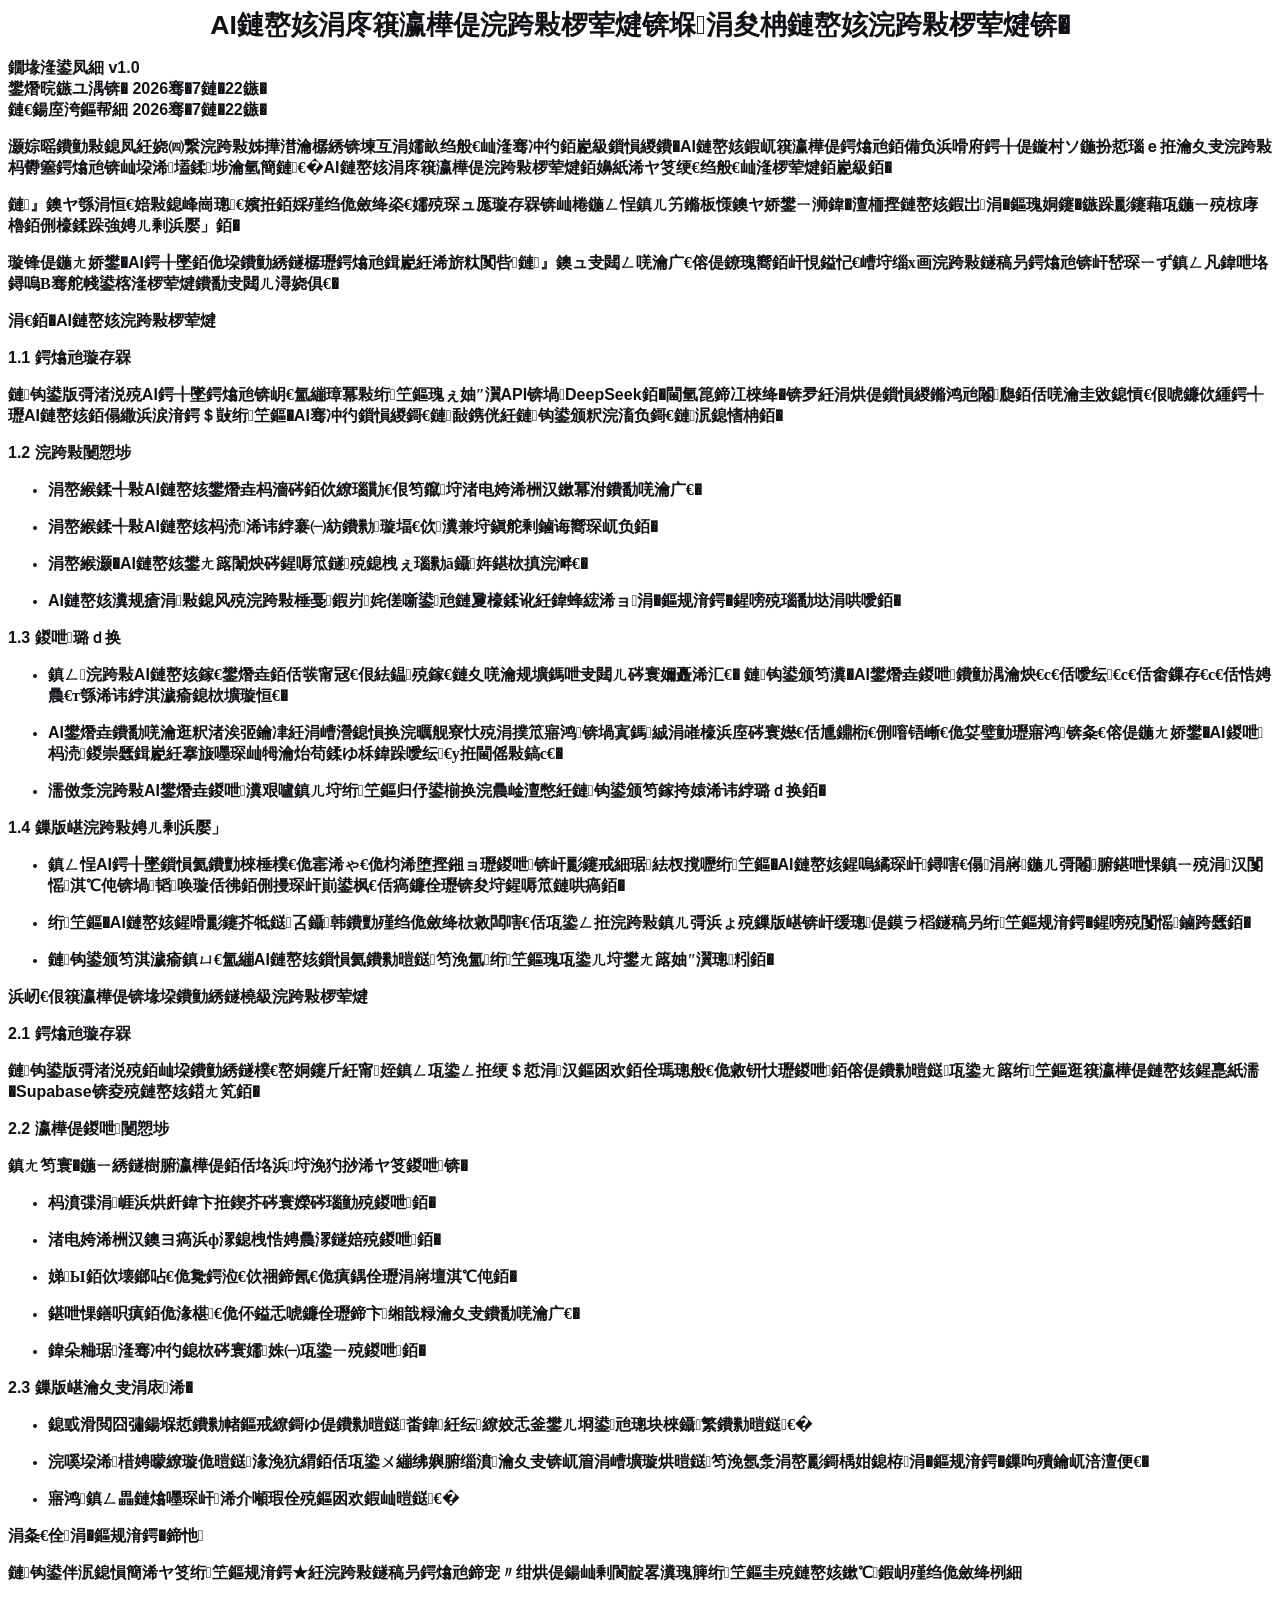
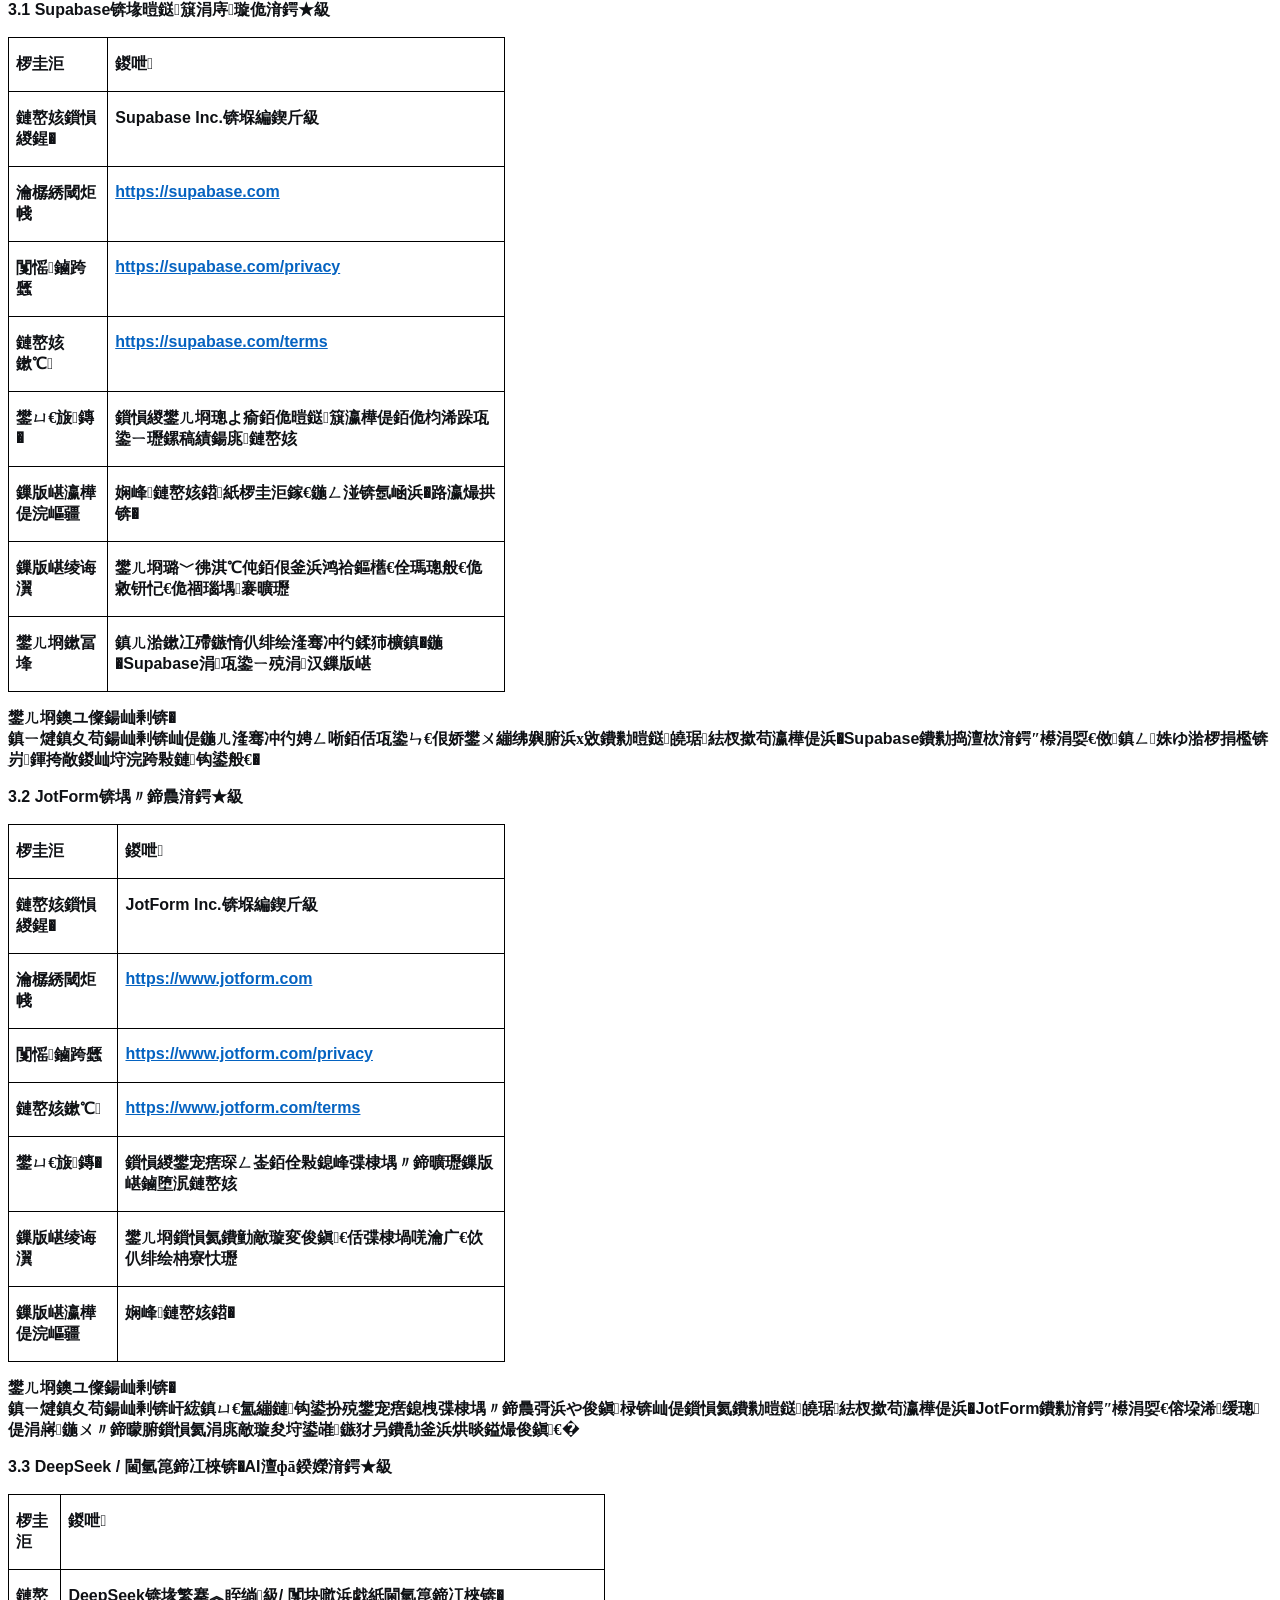
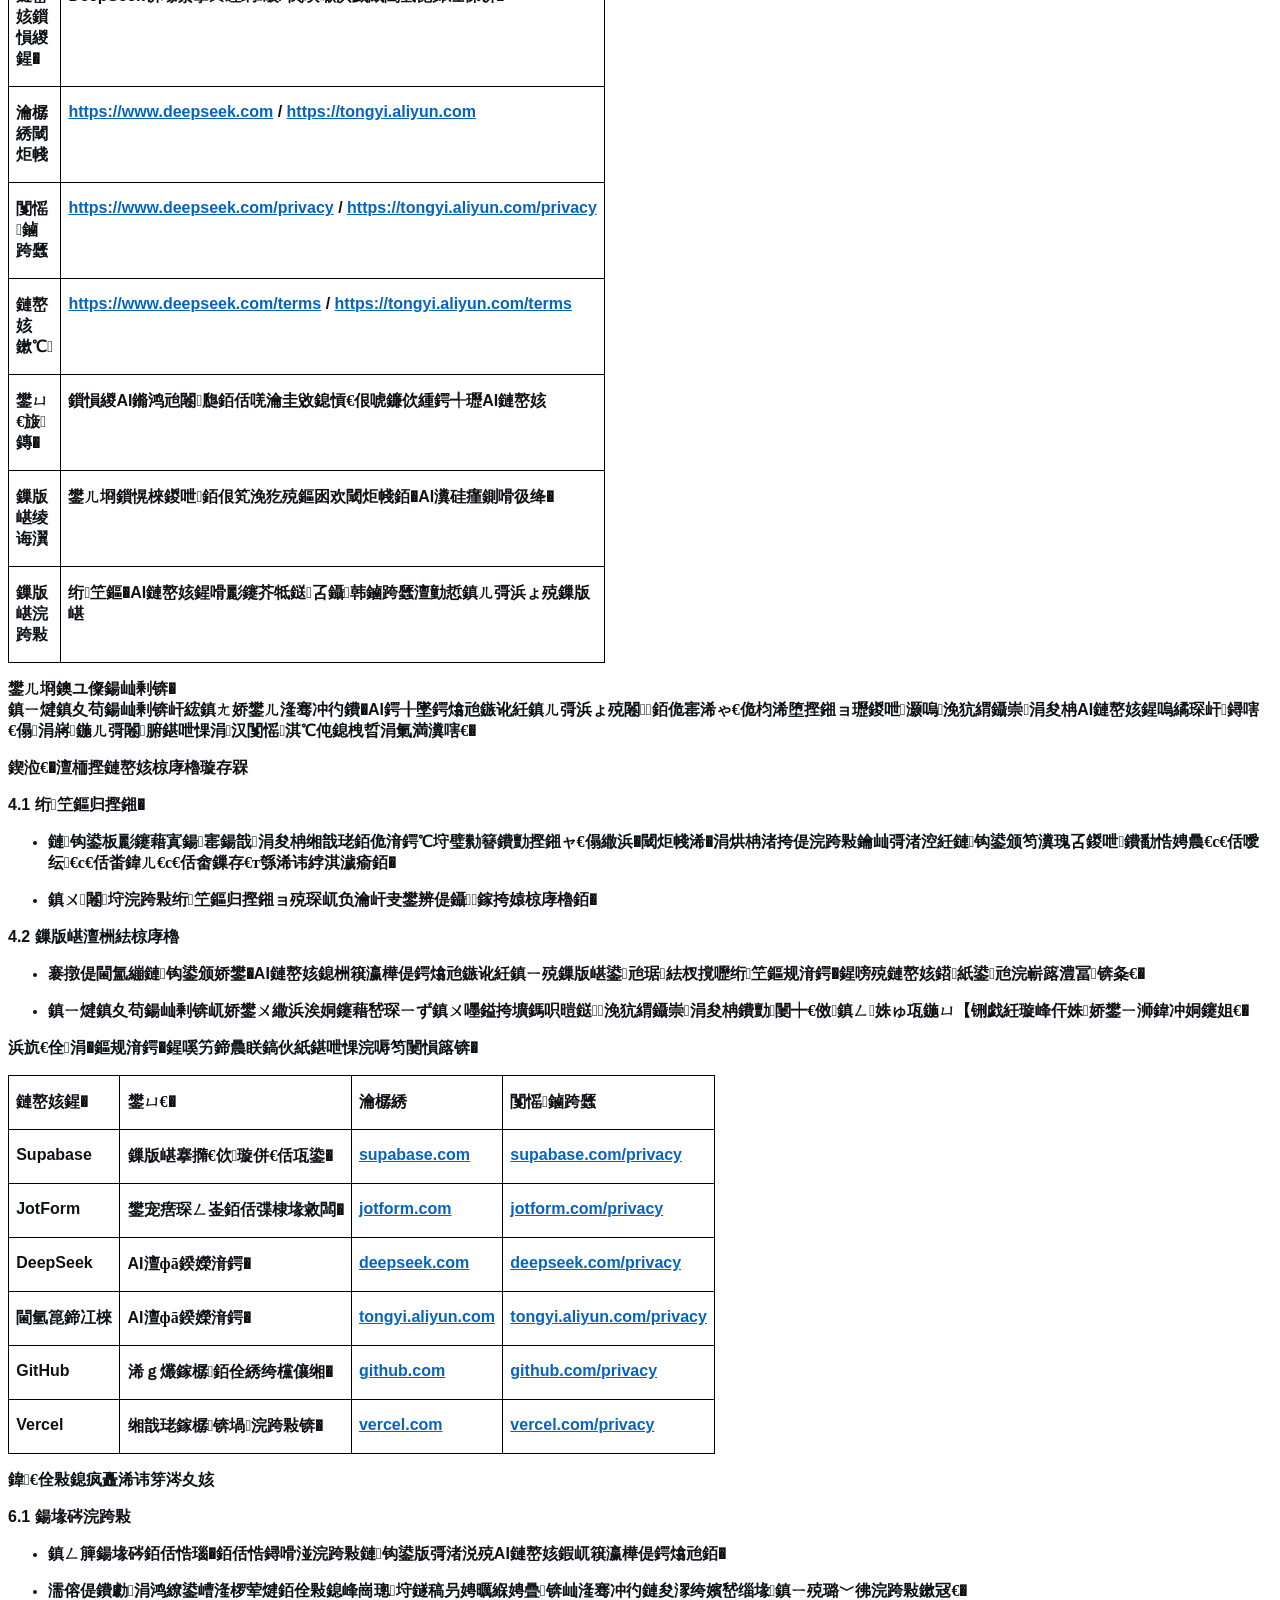
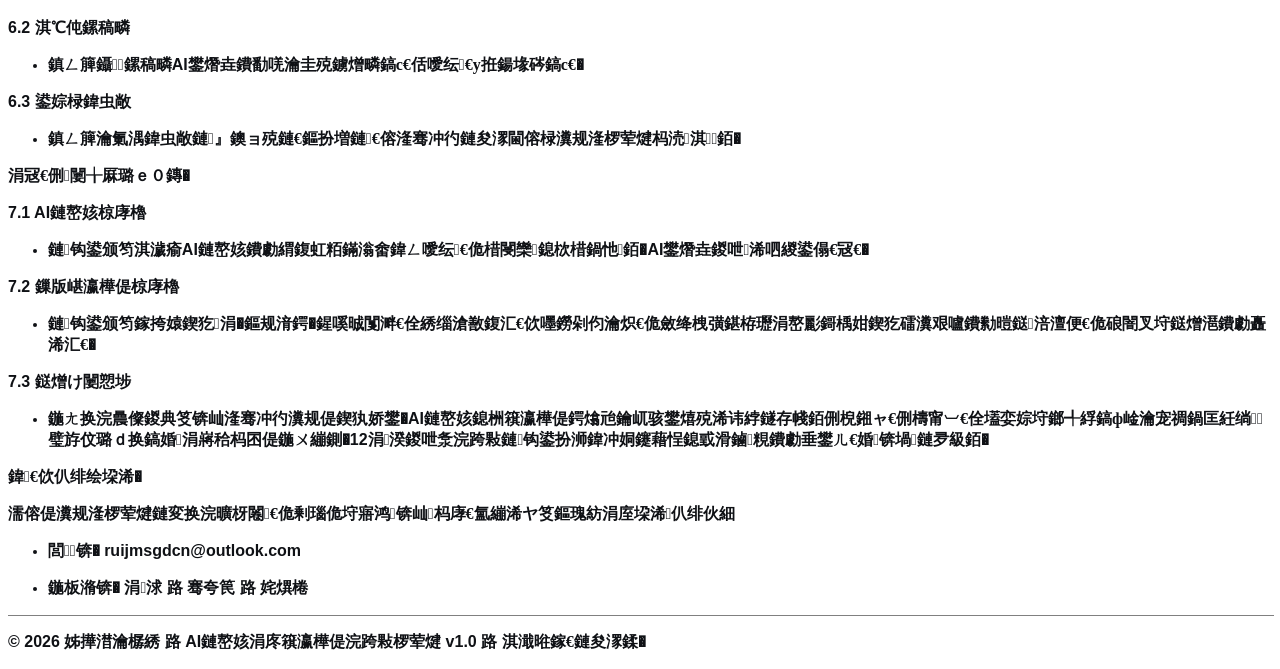
<file: 第三方服务协议.html>
<html xmlns:v="urn:schemas-microsoft-com:vml"
xmlns:o="urn:schemas-microsoft-com:office:office"
xmlns:w="urn:schemas-microsoft-com:office:word"
xmlns:m="http://schemas.microsoft.com/office/2004/12/omml"
xmlns="http://www.w3.org/TR/REC-html40">

<head>
<meta http-equiv=Content-Type content="text/html; charset=gb2312">
<meta name=ProgId content=Word.Document>
<meta name=Generator content="Microsoft Word 15">
<meta name=Originator content="Microsoft Word 15">
<link rel=File-List href="第三方服务协议.files/filelist.xml">
<link rel=Preview href="第三方服务协议.files/image.emf">
<link rel=Edit-Time-Data href="第三方服务协议.files/editdata.mso">
<!--[if !mso]>
<style>
v\:* {behavior:url(#default#VML);}
o\:* {behavior:url(#default#VML);}
w\:* {behavior:url(#default#VML);}
.shape {behavior:url(#default#VML);}
</style>
<![endif]--><!--[if gte mso 9]><xml>
 <o:DocumentProperties>
  <o:Author>Administrator</o:Author>
  <o:LastAuthor>Administrator</o:LastAuthor>
  <o:Revision>2</o:Revision>
  <o:TotalTime>4</o:TotalTime>
  <o:Created>2026-07-22T02:25:00Z</o:Created>
  <o:LastSaved>2026-07-22T02:25:00Z</o:LastSaved>
  <o:Pages>9</o:Pages>
  <o:Words>725</o:Words>
  <o:Characters>4133</o:Characters>
  <o:Lines>34</o:Lines>
  <o:Paragraphs>9</o:Paragraphs>
  <o:CharactersWithSpaces>4849</o:CharactersWithSpaces>
  <o:Version>16.00</o:Version>
 </o:DocumentProperties>
 <o:OfficeDocumentSettings>
  <o:AllowPNG/>
 </o:OfficeDocumentSettings>
</xml><![endif]-->
<link rel=themeData href="第三方服务协议.files/themedata.thmx">
<link rel=colorSchemeMapping href="第三方服务协议.files/colorschememapping.xml">
<!--[if gte mso 9]><xml>
 <w:WordDocument>
  <w:SpellingState>Clean</w:SpellingState>
  <w:GrammarState>Clean</w:GrammarState>
  <w:TrackMoves>false</w:TrackMoves>
  <w:TrackFormatting/>
  <w:PunctuationKerning/>
  <w:DrawingGridVerticalSpacing>7.8 磅</w:DrawingGridVerticalSpacing>
  <w:DisplayHorizontalDrawingGridEvery>0</w:DisplayHorizontalDrawingGridEvery>
  <w:DisplayVerticalDrawingGridEvery>2</w:DisplayVerticalDrawingGridEvery>
  <w:ValidateAgainstSchemas/>
  <w:SaveIfXMLInvalid>false</w:SaveIfXMLInvalid>
  <w:IgnoreMixedContent>false</w:IgnoreMixedContent>
  <w:AlwaysShowPlaceholderText>false</w:AlwaysShowPlaceholderText>
  <w:DoNotPromoteQF/>
  <w:LidThemeOther>EN-US</w:LidThemeOther>
  <w:LidThemeAsian>ZH-CN</w:LidThemeAsian>
  <w:LidThemeComplexScript>X-NONE</w:LidThemeComplexScript>
  <w:Compatibility>
   <w:SpaceForUL/>
   <w:BalanceSingleByteDoubleByteWidth/>
   <w:DoNotLeaveBackslashAlone/>
   <w:ULTrailSpace/>
   <w:DoNotExpandShiftReturn/>
   <w:AdjustLineHeightInTable/>
   <w:BreakWrappedTables/>
   <w:SnapToGridInCell/>
   <w:WrapTextWithPunct/>
   <w:UseAsianBreakRules/>
   <w:DontGrowAutofit/>
   <w:SplitPgBreakAndParaMark/>
   <w:EnableOpenTypeKerning/>
   <w:DontFlipMirrorIndents/>
   <w:OverrideTableStyleHps/>
   <w:UseFELayout/>
  </w:Compatibility>
  <m:mathPr>
   <m:mathFont m:val="Cambria Math"/>
   <m:brkBin m:val="before"/>
   <m:brkBinSub m:val="&#45;-"/>
   <m:smallFrac m:val="off"/>
   <m:dispDef/>
   <m:lMargin m:val="0"/>
   <m:rMargin m:val="0"/>
   <m:defJc m:val="centerGroup"/>
   <m:wrapIndent m:val="1440"/>
   <m:intLim m:val="subSup"/>
   <m:naryLim m:val="undOvr"/>
  </m:mathPr></w:WordDocument>
</xml><![endif]--><!--[if gte mso 9]><xml>
 <w:LatentStyles DefLockedState="false" DefUnhideWhenUsed="false"
  DefSemiHidden="false" DefQFormat="false" DefPriority="99"
  LatentStyleCount="376">
  <w:LsdException Locked="false" Priority="0" QFormat="true" Name="Normal"/>
  <w:LsdException Locked="false" Priority="9" QFormat="true" Name="heading 1"/>
  <w:LsdException Locked="false" Priority="9" SemiHidden="true"
   UnhideWhenUsed="true" QFormat="true" Name="heading 2"/>
  <w:LsdException Locked="false" Priority="9" SemiHidden="true"
   UnhideWhenUsed="true" QFormat="true" Name="heading 3"/>
  <w:LsdException Locked="false" Priority="9" SemiHidden="true"
   UnhideWhenUsed="true" QFormat="true" Name="heading 4"/>
  <w:LsdException Locked="false" Priority="9" SemiHidden="true"
   UnhideWhenUsed="true" QFormat="true" Name="heading 5"/>
  <w:LsdException Locked="false" Priority="9" SemiHidden="true"
   UnhideWhenUsed="true" QFormat="true" Name="heading 6"/>
  <w:LsdException Locked="false" Priority="9" SemiHidden="true"
   UnhideWhenUsed="true" QFormat="true" Name="heading 7"/>
  <w:LsdException Locked="false" Priority="9" SemiHidden="true"
   UnhideWhenUsed="true" QFormat="true" Name="heading 8"/>
  <w:LsdException Locked="false" Priority="9" SemiHidden="true"
   UnhideWhenUsed="true" QFormat="true" Name="heading 9"/>
  <w:LsdException Locked="false" SemiHidden="true" UnhideWhenUsed="true"
   Name="index 1"/>
  <w:LsdException Locked="false" SemiHidden="true" UnhideWhenUsed="true"
   Name="index 2"/>
  <w:LsdException Locked="false" SemiHidden="true" UnhideWhenUsed="true"
   Name="index 3"/>
  <w:LsdException Locked="false" SemiHidden="true" UnhideWhenUsed="true"
   Name="index 4"/>
  <w:LsdException Locked="false" SemiHidden="true" UnhideWhenUsed="true"
   Name="index 5"/>
  <w:LsdException Locked="false" SemiHidden="true" UnhideWhenUsed="true"
   Name="index 6"/>
  <w:LsdException Locked="false" SemiHidden="true" UnhideWhenUsed="true"
   Name="index 7"/>
  <w:LsdException Locked="false" SemiHidden="true" UnhideWhenUsed="true"
   Name="index 8"/>
  <w:LsdException Locked="false" SemiHidden="true" UnhideWhenUsed="true"
   Name="index 9"/>
  <w:LsdException Locked="false" Priority="39" SemiHidden="true"
   UnhideWhenUsed="true" Name="toc 1"/>
  <w:LsdException Locked="false" Priority="39" SemiHidden="true"
   UnhideWhenUsed="true" Name="toc 2"/>
  <w:LsdException Locked="false" Priority="39" SemiHidden="true"
   UnhideWhenUsed="true" Name="toc 3"/>
  <w:LsdException Locked="false" Priority="39" SemiHidden="true"
   UnhideWhenUsed="true" Name="toc 4"/>
  <w:LsdException Locked="false" Priority="39" SemiHidden="true"
   UnhideWhenUsed="true" Name="toc 5"/>
  <w:LsdException Locked="false" Priority="39" SemiHidden="true"
   UnhideWhenUsed="true" Name="toc 6"/>
  <w:LsdException Locked="false" Priority="39" SemiHidden="true"
   UnhideWhenUsed="true" Name="toc 7"/>
  <w:LsdException Locked="false" Priority="39" SemiHidden="true"
   UnhideWhenUsed="true" Name="toc 8"/>
  <w:LsdException Locked="false" Priority="39" SemiHidden="true"
   UnhideWhenUsed="true" Name="toc 9"/>
  <w:LsdException Locked="false" SemiHidden="true" UnhideWhenUsed="true"
   Name="Normal Indent"/>
  <w:LsdException Locked="false" SemiHidden="true" UnhideWhenUsed="true"
   Name="footnote text"/>
  <w:LsdException Locked="false" SemiHidden="true" UnhideWhenUsed="true"
   Name="annotation text"/>
  <w:LsdException Locked="false" SemiHidden="true" UnhideWhenUsed="true"
   Name="header"/>
  <w:LsdException Locked="false" SemiHidden="true" UnhideWhenUsed="true"
   Name="footer"/>
  <w:LsdException Locked="false" SemiHidden="true" UnhideWhenUsed="true"
   Name="index heading"/>
  <w:LsdException Locked="false" Priority="35" SemiHidden="true"
   UnhideWhenUsed="true" QFormat="true" Name="caption"/>
  <w:LsdException Locked="false" SemiHidden="true" UnhideWhenUsed="true"
   Name="table of figures"/>
  <w:LsdException Locked="false" SemiHidden="true" UnhideWhenUsed="true"
   Name="envelope address"/>
  <w:LsdException Locked="false" SemiHidden="true" UnhideWhenUsed="true"
   Name="envelope return"/>
  <w:LsdException Locked="false" SemiHidden="true" UnhideWhenUsed="true"
   Name="footnote reference"/>
  <w:LsdException Locked="false" SemiHidden="true" UnhideWhenUsed="true"
   Name="annotation reference"/>
  <w:LsdException Locked="false" SemiHidden="true" UnhideWhenUsed="true"
   Name="line number"/>
  <w:LsdException Locked="false" SemiHidden="true" UnhideWhenUsed="true"
   Name="page number"/>
  <w:LsdException Locked="false" SemiHidden="true" UnhideWhenUsed="true"
   Name="endnote reference"/>
  <w:LsdException Locked="false" SemiHidden="true" UnhideWhenUsed="true"
   Name="endnote text"/>
  <w:LsdException Locked="false" SemiHidden="true" UnhideWhenUsed="true"
   Name="table of authorities"/>
  <w:LsdException Locked="false" SemiHidden="true" UnhideWhenUsed="true"
   Name="macro"/>
  <w:LsdException Locked="false" SemiHidden="true" UnhideWhenUsed="true"
   Name="toa heading"/>
  <w:LsdException Locked="false" SemiHidden="true" UnhideWhenUsed="true"
   Name="List"/>
  <w:LsdException Locked="false" SemiHidden="true" UnhideWhenUsed="true"
   Name="List Bullet"/>
  <w:LsdException Locked="false" SemiHidden="true" UnhideWhenUsed="true"
   Name="List Number"/>
  <w:LsdException Locked="false" SemiHidden="true" UnhideWhenUsed="true"
   Name="List 2"/>
  <w:LsdException Locked="false" SemiHidden="true" UnhideWhenUsed="true"
   Name="List 3"/>
  <w:LsdException Locked="false" SemiHidden="true" UnhideWhenUsed="true"
   Name="List 4"/>
  <w:LsdException Locked="false" SemiHidden="true" UnhideWhenUsed="true"
   Name="List 5"/>
  <w:LsdException Locked="false" SemiHidden="true" UnhideWhenUsed="true"
   Name="List Bullet 2"/>
  <w:LsdException Locked="false" SemiHidden="true" UnhideWhenUsed="true"
   Name="List Bullet 3"/>
  <w:LsdException Locked="false" SemiHidden="true" UnhideWhenUsed="true"
   Name="List Bullet 4"/>
  <w:LsdException Locked="false" SemiHidden="true" UnhideWhenUsed="true"
   Name="List Bullet 5"/>
  <w:LsdException Locked="false" SemiHidden="true" UnhideWhenUsed="true"
   Name="List Number 2"/>
  <w:LsdException Locked="false" SemiHidden="true" UnhideWhenUsed="true"
   Name="List Number 3"/>
  <w:LsdException Locked="false" SemiHidden="true" UnhideWhenUsed="true"
   Name="List Number 4"/>
  <w:LsdException Locked="false" SemiHidden="true" UnhideWhenUsed="true"
   Name="List Number 5"/>
  <w:LsdException Locked="false" Priority="10" QFormat="true" Name="Title"/>
  <w:LsdException Locked="false" SemiHidden="true" UnhideWhenUsed="true"
   Name="Closing"/>
  <w:LsdException Locked="false" SemiHidden="true" UnhideWhenUsed="true"
   Name="Signature"/>
  <w:LsdException Locked="false" Priority="1" SemiHidden="true"
   UnhideWhenUsed="true" Name="Default Paragraph Font"/>
  <w:LsdException Locked="false" SemiHidden="true" UnhideWhenUsed="true"
   Name="Body Text"/>
  <w:LsdException Locked="false" SemiHidden="true" UnhideWhenUsed="true"
   Name="Body Text Indent"/>
  <w:LsdException Locked="false" SemiHidden="true" UnhideWhenUsed="true"
   Name="List Continue"/>
  <w:LsdException Locked="false" SemiHidden="true" UnhideWhenUsed="true"
   Name="List Continue 2"/>
  <w:LsdException Locked="false" SemiHidden="true" UnhideWhenUsed="true"
   Name="List Continue 3"/>
  <w:LsdException Locked="false" SemiHidden="true" UnhideWhenUsed="true"
   Name="List Continue 4"/>
  <w:LsdException Locked="false" SemiHidden="true" UnhideWhenUsed="true"
   Name="List Continue 5"/>
  <w:LsdException Locked="false" SemiHidden="true" UnhideWhenUsed="true"
   Name="Message Header"/>
  <w:LsdException Locked="false" Priority="11" QFormat="true" Name="Subtitle"/>
  <w:LsdException Locked="false" SemiHidden="true" UnhideWhenUsed="true"
   Name="Salutation"/>
  <w:LsdException Locked="false" SemiHidden="true" UnhideWhenUsed="true"
   Name="Date"/>
  <w:LsdException Locked="false" SemiHidden="true" UnhideWhenUsed="true"
   Name="Body Text First Indent"/>
  <w:LsdException Locked="false" SemiHidden="true" UnhideWhenUsed="true"
   Name="Body Text First Indent 2"/>
  <w:LsdException Locked="false" SemiHidden="true" UnhideWhenUsed="true"
   Name="Note Heading"/>
  <w:LsdException Locked="false" SemiHidden="true" UnhideWhenUsed="true"
   Name="Body Text 2"/>
  <w:LsdException Locked="false" SemiHidden="true" UnhideWhenUsed="true"
   Name="Body Text 3"/>
  <w:LsdException Locked="false" SemiHidden="true" UnhideWhenUsed="true"
   Name="Body Text Indent 2"/>
  <w:LsdException Locked="false" SemiHidden="true" UnhideWhenUsed="true"
   Name="Body Text Indent 3"/>
  <w:LsdException Locked="false" SemiHidden="true" UnhideWhenUsed="true"
   Name="Block Text"/>
  <w:LsdException Locked="false" SemiHidden="true" UnhideWhenUsed="true"
   Name="Hyperlink"/>
  <w:LsdException Locked="false" SemiHidden="true" UnhideWhenUsed="true"
   Name="FollowedHyperlink"/>
  <w:LsdException Locked="false" Priority="22" QFormat="true" Name="Strong"/>
  <w:LsdException Locked="false" Priority="20" QFormat="true" Name="Emphasis"/>
  <w:LsdException Locked="false" SemiHidden="true" UnhideWhenUsed="true"
   Name="Document Map"/>
  <w:LsdException Locked="false" SemiHidden="true" UnhideWhenUsed="true"
   Name="Plain Text"/>
  <w:LsdException Locked="false" SemiHidden="true" UnhideWhenUsed="true"
   Name="E-mail Signature"/>
  <w:LsdException Locked="false" SemiHidden="true" UnhideWhenUsed="true"
   Name="HTML Top of Form"/>
  <w:LsdException Locked="false" SemiHidden="true" UnhideWhenUsed="true"
   Name="HTML Bottom of Form"/>
  <w:LsdException Locked="false" SemiHidden="true" UnhideWhenUsed="true"
   Name="Normal (Web)"/>
  <w:LsdException Locked="false" SemiHidden="true" UnhideWhenUsed="true"
   Name="HTML Acronym"/>
  <w:LsdException Locked="false" SemiHidden="true" UnhideWhenUsed="true"
   Name="HTML Address"/>
  <w:LsdException Locked="false" SemiHidden="true" UnhideWhenUsed="true"
   Name="HTML Cite"/>
  <w:LsdException Locked="false" SemiHidden="true" UnhideWhenUsed="true"
   Name="HTML Code"/>
  <w:LsdException Locked="false" SemiHidden="true" UnhideWhenUsed="true"
   Name="HTML Definition"/>
  <w:LsdException Locked="false" SemiHidden="true" UnhideWhenUsed="true"
   Name="HTML Keyboard"/>
  <w:LsdException Locked="false" SemiHidden="true" UnhideWhenUsed="true"
   Name="HTML Preformatted"/>
  <w:LsdException Locked="false" SemiHidden="true" UnhideWhenUsed="true"
   Name="HTML Sample"/>
  <w:LsdException Locked="false" SemiHidden="true" UnhideWhenUsed="true"
   Name="HTML Typewriter"/>
  <w:LsdException Locked="false" SemiHidden="true" UnhideWhenUsed="true"
   Name="HTML Variable"/>
  <w:LsdException Locked="false" SemiHidden="true" UnhideWhenUsed="true"
   Name="Normal Table"/>
  <w:LsdException Locked="false" SemiHidden="true" UnhideWhenUsed="true"
   Name="annotation subject"/>
  <w:LsdException Locked="false" SemiHidden="true" UnhideWhenUsed="true"
   Name="No List"/>
  <w:LsdException Locked="false" SemiHidden="true" UnhideWhenUsed="true"
   Name="Outline List 1"/>
  <w:LsdException Locked="false" SemiHidden="true" UnhideWhenUsed="true"
   Name="Outline List 2"/>
  <w:LsdException Locked="false" SemiHidden="true" UnhideWhenUsed="true"
   Name="Outline List 3"/>
  <w:LsdException Locked="false" SemiHidden="true" UnhideWhenUsed="true"
   Name="Table Simple 1"/>
  <w:LsdException Locked="false" SemiHidden="true" UnhideWhenUsed="true"
   Name="Table Simple 2"/>
  <w:LsdException Locked="false" SemiHidden="true" UnhideWhenUsed="true"
   Name="Table Simple 3"/>
  <w:LsdException Locked="false" SemiHidden="true" UnhideWhenUsed="true"
   Name="Table Classic 1"/>
  <w:LsdException Locked="false" SemiHidden="true" UnhideWhenUsed="true"
   Name="Table Classic 2"/>
  <w:LsdException Locked="false" SemiHidden="true" UnhideWhenUsed="true"
   Name="Table Classic 3"/>
  <w:LsdException Locked="false" SemiHidden="true" UnhideWhenUsed="true"
   Name="Table Classic 4"/>
  <w:LsdException Locked="false" SemiHidden="true" UnhideWhenUsed="true"
   Name="Table Colorful 1"/>
  <w:LsdException Locked="false" SemiHidden="true" UnhideWhenUsed="true"
   Name="Table Colorful 2"/>
  <w:LsdException Locked="false" SemiHidden="true" UnhideWhenUsed="true"
   Name="Table Colorful 3"/>
  <w:LsdException Locked="false" SemiHidden="true" UnhideWhenUsed="true"
   Name="Table Columns 1"/>
  <w:LsdException Locked="false" SemiHidden="true" UnhideWhenUsed="true"
   Name="Table Columns 2"/>
  <w:LsdException Locked="false" SemiHidden="true" UnhideWhenUsed="true"
   Name="Table Columns 3"/>
  <w:LsdException Locked="false" SemiHidden="true" UnhideWhenUsed="true"
   Name="Table Columns 4"/>
  <w:LsdException Locked="false" SemiHidden="true" UnhideWhenUsed="true"
   Name="Table Columns 5"/>
  <w:LsdException Locked="false" SemiHidden="true" UnhideWhenUsed="true"
   Name="Table Grid 1"/>
  <w:LsdException Locked="false" SemiHidden="true" UnhideWhenUsed="true"
   Name="Table Grid 2"/>
  <w:LsdException Locked="false" SemiHidden="true" UnhideWhenUsed="true"
   Name="Table Grid 3"/>
  <w:LsdException Locked="false" SemiHidden="true" UnhideWhenUsed="true"
   Name="Table Grid 4"/>
  <w:LsdException Locked="false" SemiHidden="true" UnhideWhenUsed="true"
   Name="Table Grid 5"/>
  <w:LsdException Locked="false" SemiHidden="true" UnhideWhenUsed="true"
   Name="Table Grid 6"/>
  <w:LsdException Locked="false" SemiHidden="true" UnhideWhenUsed="true"
   Name="Table Grid 7"/>
  <w:LsdException Locked="false" SemiHidden="true" UnhideWhenUsed="true"
   Name="Table Grid 8"/>
  <w:LsdException Locked="false" SemiHidden="true" UnhideWhenUsed="true"
   Name="Table List 1"/>
  <w:LsdException Locked="false" SemiHidden="true" UnhideWhenUsed="true"
   Name="Table List 2"/>
  <w:LsdException Locked="false" SemiHidden="true" UnhideWhenUsed="true"
   Name="Table List 3"/>
  <w:LsdException Locked="false" SemiHidden="true" UnhideWhenUsed="true"
   Name="Table List 4"/>
  <w:LsdException Locked="false" SemiHidden="true" UnhideWhenUsed="true"
   Name="Table List 5"/>
  <w:LsdException Locked="false" SemiHidden="true" UnhideWhenUsed="true"
   Name="Table List 6"/>
  <w:LsdException Locked="false" SemiHidden="true" UnhideWhenUsed="true"
   Name="Table List 7"/>
  <w:LsdException Locked="false" SemiHidden="true" UnhideWhenUsed="true"
   Name="Table List 8"/>
  <w:LsdException Locked="false" SemiHidden="true" UnhideWhenUsed="true"
   Name="Table 3D effects 1"/>
  <w:LsdException Locked="false" SemiHidden="true" UnhideWhenUsed="true"
   Name="Table 3D effects 2"/>
  <w:LsdException Locked="false" SemiHidden="true" UnhideWhenUsed="true"
   Name="Table 3D effects 3"/>
  <w:LsdException Locked="false" SemiHidden="true" UnhideWhenUsed="true"
   Name="Table Contemporary"/>
  <w:LsdException Locked="false" SemiHidden="true" UnhideWhenUsed="true"
   Name="Table Elegant"/>
  <w:LsdException Locked="false" SemiHidden="true" UnhideWhenUsed="true"
   Name="Table Professional"/>
  <w:LsdException Locked="false" SemiHidden="true" UnhideWhenUsed="true"
   Name="Table Subtle 1"/>
  <w:LsdException Locked="false" SemiHidden="true" UnhideWhenUsed="true"
   Name="Table Subtle 2"/>
  <w:LsdException Locked="false" SemiHidden="true" UnhideWhenUsed="true"
   Name="Table Web 1"/>
  <w:LsdException Locked="false" SemiHidden="true" UnhideWhenUsed="true"
   Name="Table Web 2"/>
  <w:LsdException Locked="false" SemiHidden="true" UnhideWhenUsed="true"
   Name="Table Web 3"/>
  <w:LsdException Locked="false" SemiHidden="true" UnhideWhenUsed="true"
   Name="Balloon Text"/>
  <w:LsdException Locked="false" Priority="39" Name="Table Grid"/>
  <w:LsdException Locked="false" SemiHidden="true" UnhideWhenUsed="true"
   Name="Table Theme"/>
  <w:LsdException Locked="false" SemiHidden="true" Name="Placeholder Text"/>
  <w:LsdException Locked="false" Priority="1" QFormat="true" Name="No Spacing"/>
  <w:LsdException Locked="false" Priority="60" Name="Light Shading"/>
  <w:LsdException Locked="false" Priority="61" Name="Light List"/>
  <w:LsdException Locked="false" Priority="62" Name="Light Grid"/>
  <w:LsdException Locked="false" Priority="63" Name="Medium Shading 1"/>
  <w:LsdException Locked="false" Priority="64" Name="Medium Shading 2"/>
  <w:LsdException Locked="false" Priority="65" Name="Medium List 1"/>
  <w:LsdException Locked="false" Priority="66" Name="Medium List 2"/>
  <w:LsdException Locked="false" Priority="67" Name="Medium Grid 1"/>
  <w:LsdException Locked="false" Priority="68" Name="Medium Grid 2"/>
  <w:LsdException Locked="false" Priority="69" Name="Medium Grid 3"/>
  <w:LsdException Locked="false" Priority="70" Name="Dark List"/>
  <w:LsdException Locked="false" Priority="71" Name="Colorful Shading"/>
  <w:LsdException Locked="false" Priority="72" Name="Colorful List"/>
  <w:LsdException Locked="false" Priority="73" Name="Colorful Grid"/>
  <w:LsdException Locked="false" Priority="60" Name="Light Shading Accent 1"/>
  <w:LsdException Locked="false" Priority="61" Name="Light List Accent 1"/>
  <w:LsdException Locked="false" Priority="62" Name="Light Grid Accent 1"/>
  <w:LsdException Locked="false" Priority="63" Name="Medium Shading 1 Accent 1"/>
  <w:LsdException Locked="false" Priority="64" Name="Medium Shading 2 Accent 1"/>
  <w:LsdException Locked="false" Priority="65" Name="Medium List 1 Accent 1"/>
  <w:LsdException Locked="false" SemiHidden="true" Name="Revision"/>
  <w:LsdException Locked="false" Priority="34" QFormat="true"
   Name="List Paragraph"/>
  <w:LsdException Locked="false" Priority="29" QFormat="true" Name="Quote"/>
  <w:LsdException Locked="false" Priority="30" QFormat="true"
   Name="Intense Quote"/>
  <w:LsdException Locked="false" Priority="66" Name="Medium List 2 Accent 1"/>
  <w:LsdException Locked="false" Priority="67" Name="Medium Grid 1 Accent 1"/>
  <w:LsdException Locked="false" Priority="68" Name="Medium Grid 2 Accent 1"/>
  <w:LsdException Locked="false" Priority="69" Name="Medium Grid 3 Accent 1"/>
  <w:LsdException Locked="false" Priority="70" Name="Dark List Accent 1"/>
  <w:LsdException Locked="false" Priority="71" Name="Colorful Shading Accent 1"/>
  <w:LsdException Locked="false" Priority="72" Name="Colorful List Accent 1"/>
  <w:LsdException Locked="false" Priority="73" Name="Colorful Grid Accent 1"/>
  <w:LsdException Locked="false" Priority="60" Name="Light Shading Accent 2"/>
  <w:LsdException Locked="false" Priority="61" Name="Light List Accent 2"/>
  <w:LsdException Locked="false" Priority="62" Name="Light Grid Accent 2"/>
  <w:LsdException Locked="false" Priority="63" Name="Medium Shading 1 Accent 2"/>
  <w:LsdException Locked="false" Priority="64" Name="Medium Shading 2 Accent 2"/>
  <w:LsdException Locked="false" Priority="65" Name="Medium List 1 Accent 2"/>
  <w:LsdException Locked="false" Priority="66" Name="Medium List 2 Accent 2"/>
  <w:LsdException Locked="false" Priority="67" Name="Medium Grid 1 Accent 2"/>
  <w:LsdException Locked="false" Priority="68" Name="Medium Grid 2 Accent 2"/>
  <w:LsdException Locked="false" Priority="69" Name="Medium Grid 3 Accent 2"/>
  <w:LsdException Locked="false" Priority="70" Name="Dark List Accent 2"/>
  <w:LsdException Locked="false" Priority="71" Name="Colorful Shading Accent 2"/>
  <w:LsdException Locked="false" Priority="72" Name="Colorful List Accent 2"/>
  <w:LsdException Locked="false" Priority="73" Name="Colorful Grid Accent 2"/>
  <w:LsdException Locked="false" Priority="60" Name="Light Shading Accent 3"/>
  <w:LsdException Locked="false" Priority="61" Name="Light List Accent 3"/>
  <w:LsdException Locked="false" Priority="62" Name="Light Grid Accent 3"/>
  <w:LsdException Locked="false" Priority="63" Name="Medium Shading 1 Accent 3"/>
  <w:LsdException Locked="false" Priority="64" Name="Medium Shading 2 Accent 3"/>
  <w:LsdException Locked="false" Priority="65" Name="Medium List 1 Accent 3"/>
  <w:LsdException Locked="false" Priority="66" Name="Medium List 2 Accent 3"/>
  <w:LsdException Locked="false" Priority="67" Name="Medium Grid 1 Accent 3"/>
  <w:LsdException Locked="false" Priority="68" Name="Medium Grid 2 Accent 3"/>
  <w:LsdException Locked="false" Priority="69" Name="Medium Grid 3 Accent 3"/>
  <w:LsdException Locked="false" Priority="70" Name="Dark List Accent 3"/>
  <w:LsdException Locked="false" Priority="71" Name="Colorful Shading Accent 3"/>
  <w:LsdException Locked="false" Priority="72" Name="Colorful List Accent 3"/>
  <w:LsdException Locked="false" Priority="73" Name="Colorful Grid Accent 3"/>
  <w:LsdException Locked="false" Priority="60" Name="Light Shading Accent 4"/>
  <w:LsdException Locked="false" Priority="61" Name="Light List Accent 4"/>
  <w:LsdException Locked="false" Priority="62" Name="Light Grid Accent 4"/>
  <w:LsdException Locked="false" Priority="63" Name="Medium Shading 1 Accent 4"/>
  <w:LsdException Locked="false" Priority="64" Name="Medium Shading 2 Accent 4"/>
  <w:LsdException Locked="false" Priority="65" Name="Medium List 1 Accent 4"/>
  <w:LsdException Locked="false" Priority="66" Name="Medium List 2 Accent 4"/>
  <w:LsdException Locked="false" Priority="67" Name="Medium Grid 1 Accent 4"/>
  <w:LsdException Locked="false" Priority="68" Name="Medium Grid 2 Accent 4"/>
  <w:LsdException Locked="false" Priority="69" Name="Medium Grid 3 Accent 4"/>
  <w:LsdException Locked="false" Priority="70" Name="Dark List Accent 4"/>
  <w:LsdException Locked="false" Priority="71" Name="Colorful Shading Accent 4"/>
  <w:LsdException Locked="false" Priority="72" Name="Colorful List Accent 4"/>
  <w:LsdException Locked="false" Priority="73" Name="Colorful Grid Accent 4"/>
  <w:LsdException Locked="false" Priority="60" Name="Light Shading Accent 5"/>
  <w:LsdException Locked="false" Priority="61" Name="Light List Accent 5"/>
  <w:LsdException Locked="false" Priority="62" Name="Light Grid Accent 5"/>
  <w:LsdException Locked="false" Priority="63" Name="Medium Shading 1 Accent 5"/>
  <w:LsdException Locked="false" Priority="64" Name="Medium Shading 2 Accent 5"/>
  <w:LsdException Locked="false" Priority="65" Name="Medium List 1 Accent 5"/>
  <w:LsdException Locked="false" Priority="66" Name="Medium List 2 Accent 5"/>
  <w:LsdException Locked="false" Priority="67" Name="Medium Grid 1 Accent 5"/>
  <w:LsdException Locked="false" Priority="68" Name="Medium Grid 2 Accent 5"/>
  <w:LsdException Locked="false" Priority="69" Name="Medium Grid 3 Accent 5"/>
  <w:LsdException Locked="false" Priority="70" Name="Dark List Accent 5"/>
  <w:LsdException Locked="false" Priority="71" Name="Colorful Shading Accent 5"/>
  <w:LsdException Locked="false" Priority="72" Name="Colorful List Accent 5"/>
  <w:LsdException Locked="false" Priority="73" Name="Colorful Grid Accent 5"/>
  <w:LsdException Locked="false" Priority="60" Name="Light Shading Accent 6"/>
  <w:LsdException Locked="false" Priority="61" Name="Light List Accent 6"/>
  <w:LsdException Locked="false" Priority="62" Name="Light Grid Accent 6"/>
  <w:LsdException Locked="false" Priority="63" Name="Medium Shading 1 Accent 6"/>
  <w:LsdException Locked="false" Priority="64" Name="Medium Shading 2 Accent 6"/>
  <w:LsdException Locked="false" Priority="65" Name="Medium List 1 Accent 6"/>
  <w:LsdException Locked="false" Priority="66" Name="Medium List 2 Accent 6"/>
  <w:LsdException Locked="false" Priority="67" Name="Medium Grid 1 Accent 6"/>
  <w:LsdException Locked="false" Priority="68" Name="Medium Grid 2 Accent 6"/>
  <w:LsdException Locked="false" Priority="69" Name="Medium Grid 3 Accent 6"/>
  <w:LsdException Locked="false" Priority="70" Name="Dark List Accent 6"/>
  <w:LsdException Locked="false" Priority="71" Name="Colorful Shading Accent 6"/>
  <w:LsdException Locked="false" Priority="72" Name="Colorful List Accent 6"/>
  <w:LsdException Locked="false" Priority="73" Name="Colorful Grid Accent 6"/>
  <w:LsdException Locked="false" Priority="19" QFormat="true"
   Name="Subtle Emphasis"/>
  <w:LsdException Locked="false" Priority="21" QFormat="true"
   Name="Intense Emphasis"/>
  <w:LsdException Locked="false" Priority="31" QFormat="true"
   Name="Subtle Reference"/>
  <w:LsdException Locked="false" Priority="32" QFormat="true"
   Name="Intense Reference"/>
  <w:LsdException Locked="false" Priority="33" QFormat="true" Name="Book Title"/>
  <w:LsdException Locked="false" Priority="37" SemiHidden="true"
   UnhideWhenUsed="true" Name="Bibliography"/>
  <w:LsdException Locked="false" Priority="39" SemiHidden="true"
   UnhideWhenUsed="true" QFormat="true" Name="TOC Heading"/>
  <w:LsdException Locked="false" Priority="41" Name="Plain Table 1"/>
  <w:LsdException Locked="false" Priority="42" Name="Plain Table 2"/>
  <w:LsdException Locked="false" Priority="43" Name="Plain Table 3"/>
  <w:LsdException Locked="false" Priority="44" Name="Plain Table 4"/>
  <w:LsdException Locked="false" Priority="45" Name="Plain Table 5"/>
  <w:LsdException Locked="false" Priority="40" Name="Grid Table Light"/>
  <w:LsdException Locked="false" Priority="46" Name="Grid Table 1 Light"/>
  <w:LsdException Locked="false" Priority="47" Name="Grid Table 2"/>
  <w:LsdException Locked="false" Priority="48" Name="Grid Table 3"/>
  <w:LsdException Locked="false" Priority="49" Name="Grid Table 4"/>
  <w:LsdException Locked="false" Priority="50" Name="Grid Table 5 Dark"/>
  <w:LsdException Locked="false" Priority="51" Name="Grid Table 6 Colorful"/>
  <w:LsdException Locked="false" Priority="52" Name="Grid Table 7 Colorful"/>
  <w:LsdException Locked="false" Priority="46"
   Name="Grid Table 1 Light Accent 1"/>
  <w:LsdException Locked="false" Priority="47" Name="Grid Table 2 Accent 1"/>
  <w:LsdException Locked="false" Priority="48" Name="Grid Table 3 Accent 1"/>
  <w:LsdException Locked="false" Priority="49" Name="Grid Table 4 Accent 1"/>
  <w:LsdException Locked="false" Priority="50" Name="Grid Table 5 Dark Accent 1"/>
  <w:LsdException Locked="false" Priority="51"
   Name="Grid Table 6 Colorful Accent 1"/>
  <w:LsdException Locked="false" Priority="52"
   Name="Grid Table 7 Colorful Accent 1"/>
  <w:LsdException Locked="false" Priority="46"
   Name="Grid Table 1 Light Accent 2"/>
  <w:LsdException Locked="false" Priority="47" Name="Grid Table 2 Accent 2"/>
  <w:LsdException Locked="false" Priority="48" Name="Grid Table 3 Accent 2"/>
  <w:LsdException Locked="false" Priority="49" Name="Grid Table 4 Accent 2"/>
  <w:LsdException Locked="false" Priority="50" Name="Grid Table 5 Dark Accent 2"/>
  <w:LsdException Locked="false" Priority="51"
   Name="Grid Table 6 Colorful Accent 2"/>
  <w:LsdException Locked="false" Priority="52"
   Name="Grid Table 7 Colorful Accent 2"/>
  <w:LsdException Locked="false" Priority="46"
   Name="Grid Table 1 Light Accent 3"/>
  <w:LsdException Locked="false" Priority="47" Name="Grid Table 2 Accent 3"/>
  <w:LsdException Locked="false" Priority="48" Name="Grid Table 3 Accent 3"/>
  <w:LsdException Locked="false" Priority="49" Name="Grid Table 4 Accent 3"/>
  <w:LsdException Locked="false" Priority="50" Name="Grid Table 5 Dark Accent 3"/>
  <w:LsdException Locked="false" Priority="51"
   Name="Grid Table 6 Colorful Accent 3"/>
  <w:LsdException Locked="false" Priority="52"
   Name="Grid Table 7 Colorful Accent 3"/>
  <w:LsdException Locked="false" Priority="46"
   Name="Grid Table 1 Light Accent 4"/>
  <w:LsdException Locked="false" Priority="47" Name="Grid Table 2 Accent 4"/>
  <w:LsdException Locked="false" Priority="48" Name="Grid Table 3 Accent 4"/>
  <w:LsdException Locked="false" Priority="49" Name="Grid Table 4 Accent 4"/>
  <w:LsdException Locked="false" Priority="50" Name="Grid Table 5 Dark Accent 4"/>
  <w:LsdException Locked="false" Priority="51"
   Name="Grid Table 6 Colorful Accent 4"/>
  <w:LsdException Locked="false" Priority="52"
   Name="Grid Table 7 Colorful Accent 4"/>
  <w:LsdException Locked="false" Priority="46"
   Name="Grid Table 1 Light Accent 5"/>
  <w:LsdException Locked="false" Priority="47" Name="Grid Table 2 Accent 5"/>
  <w:LsdException Locked="false" Priority="48" Name="Grid Table 3 Accent 5"/>
  <w:LsdException Locked="false" Priority="49" Name="Grid Table 4 Accent 5"/>
  <w:LsdException Locked="false" Priority="50" Name="Grid Table 5 Dark Accent 5"/>
  <w:LsdException Locked="false" Priority="51"
   Name="Grid Table 6 Colorful Accent 5"/>
  <w:LsdException Locked="false" Priority="52"
   Name="Grid Table 7 Colorful Accent 5"/>
  <w:LsdException Locked="false" Priority="46"
   Name="Grid Table 1 Light Accent 6"/>
  <w:LsdException Locked="false" Priority="47" Name="Grid Table 2 Accent 6"/>
  <w:LsdException Locked="false" Priority="48" Name="Grid Table 3 Accent 6"/>
  <w:LsdException Locked="false" Priority="49" Name="Grid Table 4 Accent 6"/>
  <w:LsdException Locked="false" Priority="50" Name="Grid Table 5 Dark Accent 6"/>
  <w:LsdException Locked="false" Priority="51"
   Name="Grid Table 6 Colorful Accent 6"/>
  <w:LsdException Locked="false" Priority="52"
   Name="Grid Table 7 Colorful Accent 6"/>
  <w:LsdException Locked="false" Priority="46" Name="List Table 1 Light"/>
  <w:LsdException Locked="false" Priority="47" Name="List Table 2"/>
  <w:LsdException Locked="false" Priority="48" Name="List Table 3"/>
  <w:LsdException Locked="false" Priority="49" Name="List Table 4"/>
  <w:LsdException Locked="false" Priority="50" Name="List Table 5 Dark"/>
  <w:LsdException Locked="false" Priority="51" Name="List Table 6 Colorful"/>
  <w:LsdException Locked="false" Priority="52" Name="List Table 7 Colorful"/>
  <w:LsdException Locked="false" Priority="46"
   Name="List Table 1 Light Accent 1"/>
  <w:LsdException Locked="false" Priority="47" Name="List Table 2 Accent 1"/>
  <w:LsdException Locked="false" Priority="48" Name="List Table 3 Accent 1"/>
  <w:LsdException Locked="false" Priority="49" Name="List Table 4 Accent 1"/>
  <w:LsdException Locked="false" Priority="50" Name="List Table 5 Dark Accent 1"/>
  <w:LsdException Locked="false" Priority="51"
   Name="List Table 6 Colorful Accent 1"/>
  <w:LsdException Locked="false" Priority="52"
   Name="List Table 7 Colorful Accent 1"/>
  <w:LsdException Locked="false" Priority="46"
   Name="List Table 1 Light Accent 2"/>
  <w:LsdException Locked="false" Priority="47" Name="List Table 2 Accent 2"/>
  <w:LsdException Locked="false" Priority="48" Name="List Table 3 Accent 2"/>
  <w:LsdException Locked="false" Priority="49" Name="List Table 4 Accent 2"/>
  <w:LsdException Locked="false" Priority="50" Name="List Table 5 Dark Accent 2"/>
  <w:LsdException Locked="false" Priority="51"
   Name="List Table 6 Colorful Accent 2"/>
  <w:LsdException Locked="false" Priority="52"
   Name="List Table 7 Colorful Accent 2"/>
  <w:LsdException Locked="false" Priority="46"
   Name="List Table 1 Light Accent 3"/>
  <w:LsdException Locked="false" Priority="47" Name="List Table 2 Accent 3"/>
  <w:LsdException Locked="false" Priority="48" Name="List Table 3 Accent 3"/>
  <w:LsdException Locked="false" Priority="49" Name="List Table 4 Accent 3"/>
  <w:LsdException Locked="false" Priority="50" Name="List Table 5 Dark Accent 3"/>
  <w:LsdException Locked="false" Priority="51"
   Name="List Table 6 Colorful Accent 3"/>
  <w:LsdException Locked="false" Priority="52"
   Name="List Table 7 Colorful Accent 3"/>
  <w:LsdException Locked="false" Priority="46"
   Name="List Table 1 Light Accent 4"/>
  <w:LsdException Locked="false" Priority="47" Name="List Table 2 Accent 4"/>
  <w:LsdException Locked="false" Priority="48" Name="List Table 3 Accent 4"/>
  <w:LsdException Locked="false" Priority="49" Name="List Table 4 Accent 4"/>
  <w:LsdException Locked="false" Priority="50" Name="List Table 5 Dark Accent 4"/>
  <w:LsdException Locked="false" Priority="51"
   Name="List Table 6 Colorful Accent 4"/>
  <w:LsdException Locked="false" Priority="52"
   Name="List Table 7 Colorful Accent 4"/>
  <w:LsdException Locked="false" Priority="46"
   Name="List Table 1 Light Accent 5"/>
  <w:LsdException Locked="false" Priority="47" Name="List Table 2 Accent 5"/>
  <w:LsdException Locked="false" Priority="48" Name="List Table 3 Accent 5"/>
  <w:LsdException Locked="false" Priority="49" Name="List Table 4 Accent 5"/>
  <w:LsdException Locked="false" Priority="50" Name="List Table 5 Dark Accent 5"/>
  <w:LsdException Locked="false" Priority="51"
   Name="List Table 6 Colorful Accent 5"/>
  <w:LsdException Locked="false" Priority="52"
   Name="List Table 7 Colorful Accent 5"/>
  <w:LsdException Locked="false" Priority="46"
   Name="List Table 1 Light Accent 6"/>
  <w:LsdException Locked="false" Priority="47" Name="List Table 2 Accent 6"/>
  <w:LsdException Locked="false" Priority="48" Name="List Table 3 Accent 6"/>
  <w:LsdException Locked="false" Priority="49" Name="List Table 4 Accent 6"/>
  <w:LsdException Locked="false" Priority="50" Name="List Table 5 Dark Accent 6"/>
  <w:LsdException Locked="false" Priority="51"
   Name="List Table 6 Colorful Accent 6"/>
  <w:LsdException Locked="false" Priority="52"
   Name="List Table 7 Colorful Accent 6"/>
  <w:LsdException Locked="false" SemiHidden="true" UnhideWhenUsed="true"
   Name="Mention"/>
  <w:LsdException Locked="false" SemiHidden="true" UnhideWhenUsed="true"
   Name="Smart Hyperlink"/>
  <w:LsdException Locked="false" SemiHidden="true" UnhideWhenUsed="true"
   Name="Hashtag"/>
  <w:LsdException Locked="false" SemiHidden="true" UnhideWhenUsed="true"
   Name="Unresolved Mention"/>
  <w:LsdException Locked="false" SemiHidden="true" UnhideWhenUsed="true"
   Name="Smart Link"/>
 </w:LatentStyles>
</xml><![endif]-->
<style>
<!--
 /* Font Definitions */
 @font-face
	{font-family:Wingdings;
	panose-1:5 0 0 0 0 0 0 0 0 0;
	mso-font-charset:2;
	mso-generic-font-family:auto;
	mso-font-pitch:variable;
	mso-font-signature:0 268435456 0 0 -2147483648 0;}
@font-face
	{font-family:宋体;
	panose-1:2 1 6 0 3 1 1 1 1 1;
	mso-font-alt:SimSun;
	mso-font-charset:134;
	mso-generic-font-family:auto;
	mso-font-pitch:variable;
	mso-font-signature:515 680460288 22 0 262145 0;}
@font-face
	{font-family:"Cambria Math";
	panose-1:2 4 5 3 5 4 6 3 2 4;
	mso-font-charset:0;
	mso-generic-font-family:roman;
	mso-font-pitch:variable;
	mso-font-signature:-536869121 1107305727 33554432 0 415 0;}
@font-face
	{font-family:等线;
	panose-1:2 1 6 0 3 1 1 1 1 1;
	mso-font-alt:DengXian;
	mso-font-charset:134;
	mso-generic-font-family:auto;
	mso-font-pitch:variable;
	mso-font-signature:-1610612033 953122042 22 0 262159 0;}
@font-face
	{font-family:微软雅黑;
	panose-1:2 11 5 3 2 2 4 2 2 4;
	mso-font-charset:134;
	mso-generic-font-family:swiss;
	mso-font-pitch:variable;
	mso-font-signature:-2147483001 718224464 22 0 262175 0;}
@font-face
	{font-family:"Segoe UI";
	panose-1:2 11 5 2 4 2 4 2 2 3;
	mso-font-charset:0;
	mso-generic-font-family:swiss;
	mso-font-pitch:variable;
	mso-font-signature:-469750017 -1073683329 9 0 511 0;}
@font-face
	{font-family:"\@微软雅黑";
	mso-font-charset:134;
	mso-generic-font-family:swiss;
	mso-font-pitch:variable;
	mso-font-signature:-2147483001 718224464 22 0 262175 0;}
@font-face
	{font-family:"\@宋体";
	panose-1:2 1 6 0 3 1 1 1 1 1;
	mso-font-charset:134;
	mso-generic-font-family:auto;
	mso-font-pitch:variable;
	mso-font-signature:515 680460288 22 0 262145 0;}
@font-face
	{font-family:"\@等线";
	panose-1:2 1 6 0 3 1 1 1 1 1;
	mso-font-charset:134;
	mso-generic-font-family:auto;
	mso-font-pitch:variable;
	mso-font-signature:-1610612033 953122042 22 0 262159 0;}
 /* Style Definitions */
 p.MsoNormal, li.MsoNormal, div.MsoNormal
	{mso-style-unhide:no;
	mso-style-qformat:yes;
	mso-style-parent:"";
	margin-top:0cm;
	margin-right:0cm;
	margin-bottom:8.0pt;
	margin-left:0cm;
	line-height:115%;
	mso-pagination:none;
	font-size:11.0pt;
	mso-bidi-font-size:12.0pt;
	font-family:等线;
	mso-ascii-font-family:等线;
	mso-ascii-theme-font:minor-latin;
	mso-fareast-font-family:等线;
	mso-fareast-theme-font:minor-fareast;
	mso-hansi-font-family:等线;
	mso-hansi-theme-font:minor-latin;
	mso-bidi-font-family:"Times New Roman";
	mso-bidi-theme-font:minor-bidi;
	mso-font-kerning:1.0pt;
	mso-ligatures:standardcontextual;}
h1
	{mso-style-priority:9;
	mso-style-unhide:no;
	mso-style-qformat:yes;
	mso-style-link:"标题 1 字符";
	mso-style-next:正文;
	margin-top:24.0pt;
	margin-right:0cm;
	margin-bottom:4.0pt;
	margin-left:0cm;
	line-height:115%;
	mso-pagination:lines-together;
	page-break-after:avoid;
	mso-outline-level:1;
	font-size:24.0pt;
	font-family:"等线 Light";
	mso-ascii-font-family:"等线 Light";
	mso-ascii-theme-font:major-latin;
	mso-fareast-font-family:"等线 Light";
	mso-fareast-theme-font:major-fareast;
	mso-hansi-font-family:"等线 Light";
	mso-hansi-theme-font:major-latin;
	mso-bidi-font-family:"Times New Roman";
	mso-bidi-theme-font:major-bidi;
	color:#2F5496;
	mso-themecolor:accent1;
	mso-themeshade:191;
	mso-font-kerning:1.0pt;
	mso-ligatures:standardcontextual;
	font-weight:normal;}
h2
	{mso-style-noshow:yes;
	mso-style-priority:9;
	mso-style-qformat:yes;
	mso-style-link:"标题 2 字符";
	mso-style-next:正文;
	margin-top:8.0pt;
	margin-right:0cm;
	margin-bottom:4.0pt;
	margin-left:0cm;
	line-height:115%;
	mso-pagination:lines-together;
	page-break-after:avoid;
	mso-outline-level:2;
	font-size:20.0pt;
	font-family:"等线 Light";
	mso-ascii-font-family:"等线 Light";
	mso-ascii-theme-font:major-latin;
	mso-fareast-font-family:"等线 Light";
	mso-fareast-theme-font:major-fareast;
	mso-hansi-font-family:"等线 Light";
	mso-hansi-theme-font:major-latin;
	mso-bidi-font-family:"Times New Roman";
	mso-bidi-theme-font:major-bidi;
	color:#2F5496;
	mso-themecolor:accent1;
	mso-themeshade:191;
	mso-font-kerning:1.0pt;
	mso-ligatures:standardcontextual;
	font-weight:normal;}
h3
	{mso-style-noshow:yes;
	mso-style-priority:9;
	mso-style-qformat:yes;
	mso-style-link:"标题 3 字符";
	mso-style-next:正文;
	margin-top:8.0pt;
	margin-right:0cm;
	margin-bottom:4.0pt;
	margin-left:0cm;
	line-height:115%;
	mso-pagination:lines-together;
	page-break-after:avoid;
	mso-outline-level:3;
	font-size:16.0pt;
	font-family:"等线 Light";
	mso-ascii-font-family:"等线 Light";
	mso-ascii-theme-font:major-latin;
	mso-fareast-font-family:"等线 Light";
	mso-fareast-theme-font:major-fareast;
	mso-hansi-font-family:"等线 Light";
	mso-hansi-theme-font:major-latin;
	mso-bidi-font-family:"Times New Roman";
	mso-bidi-theme-font:major-bidi;
	color:#2F5496;
	mso-themecolor:accent1;
	mso-themeshade:191;
	mso-font-kerning:1.0pt;
	mso-ligatures:standardcontextual;
	font-weight:normal;}
h4
	{mso-style-noshow:yes;
	mso-style-priority:9;
	mso-style-qformat:yes;
	mso-style-link:"标题 4 字符";
	mso-style-next:正文;
	margin-top:4.0pt;
	margin-right:0cm;
	margin-bottom:2.0pt;
	margin-left:0cm;
	line-height:115%;
	mso-pagination:lines-together;
	page-break-after:avoid;
	mso-outline-level:4;
	font-size:14.0pt;
	font-family:等线;
	mso-ascii-font-family:等线;
	mso-ascii-theme-font:minor-latin;
	mso-fareast-font-family:等线;
	mso-fareast-theme-font:minor-fareast;
	mso-hansi-font-family:等线;
	mso-hansi-theme-font:minor-latin;
	mso-bidi-font-family:"Times New Roman";
	mso-bidi-theme-font:major-bidi;
	color:#2F5496;
	mso-themecolor:accent1;
	mso-themeshade:191;
	mso-font-kerning:1.0pt;
	mso-ligatures:standardcontextual;
	font-weight:normal;}
h5
	{mso-style-noshow:yes;
	mso-style-priority:9;
	mso-style-qformat:yes;
	mso-style-link:"标题 5 字符";
	mso-style-next:正文;
	margin-top:4.0pt;
	margin-right:0cm;
	margin-bottom:2.0pt;
	margin-left:0cm;
	line-height:115%;
	mso-pagination:lines-together;
	page-break-after:avoid;
	mso-outline-level:5;
	font-size:12.0pt;
	font-family:等线;
	mso-ascii-font-family:等线;
	mso-ascii-theme-font:minor-latin;
	mso-fareast-font-family:等线;
	mso-fareast-theme-font:minor-fareast;
	mso-hansi-font-family:等线;
	mso-hansi-theme-font:minor-latin;
	mso-bidi-font-family:"Times New Roman";
	mso-bidi-theme-font:major-bidi;
	color:#2F5496;
	mso-themecolor:accent1;
	mso-themeshade:191;
	mso-font-kerning:1.0pt;
	mso-ligatures:standardcontextual;
	font-weight:normal;}
h6
	{mso-style-noshow:yes;
	mso-style-priority:9;
	mso-style-qformat:yes;
	mso-style-link:"标题 6 字符";
	mso-style-next:正文;
	margin-top:2.0pt;
	margin-right:0cm;
	margin-bottom:0cm;
	margin-left:0cm;
	line-height:115%;
	mso-pagination:lines-together;
	page-break-after:avoid;
	mso-outline-level:6;
	font-size:11.0pt;
	mso-bidi-font-size:12.0pt;
	font-family:等线;
	mso-ascii-font-family:等线;
	mso-ascii-theme-font:minor-latin;
	mso-fareast-font-family:等线;
	mso-fareast-theme-font:minor-fareast;
	mso-hansi-font-family:等线;
	mso-hansi-theme-font:minor-latin;
	mso-bidi-font-family:"Times New Roman";
	mso-bidi-theme-font:major-bidi;
	color:#2F5496;
	mso-themecolor:accent1;
	mso-themeshade:191;
	mso-font-kerning:1.0pt;
	mso-ligatures:standardcontextual;}
p.MsoHeading7, li.MsoHeading7, div.MsoHeading7
	{mso-style-noshow:yes;
	mso-style-priority:9;
	mso-style-qformat:yes;
	mso-style-link:"标题 7 字符";
	mso-style-next:正文;
	margin-top:2.0pt;
	margin-right:0cm;
	margin-bottom:0cm;
	margin-left:0cm;
	line-height:115%;
	mso-pagination:lines-together;
	page-break-after:avoid;
	mso-outline-level:7;
	font-size:11.0pt;
	mso-bidi-font-size:12.0pt;
	font-family:等线;
	mso-ascii-font-family:等线;
	mso-ascii-theme-font:minor-latin;
	mso-fareast-font-family:等线;
	mso-fareast-theme-font:minor-fareast;
	mso-hansi-font-family:等线;
	mso-hansi-theme-font:minor-latin;
	mso-bidi-font-family:"Times New Roman";
	mso-bidi-theme-font:major-bidi;
	color:#595959;
	mso-themecolor:text1;
	mso-themetint:166;
	mso-font-kerning:1.0pt;
	mso-ligatures:standardcontextual;
	font-weight:bold;}
p.MsoHeading8, li.MsoHeading8, div.MsoHeading8
	{mso-style-noshow:yes;
	mso-style-priority:9;
	mso-style-qformat:yes;
	mso-style-link:"标题 8 字符";
	mso-style-next:正文;
	margin:0cm;
	line-height:115%;
	mso-pagination:lines-together;
	page-break-after:avoid;
	mso-outline-level:8;
	font-size:11.0pt;
	mso-bidi-font-size:12.0pt;
	font-family:等线;
	mso-ascii-font-family:等线;
	mso-ascii-theme-font:minor-latin;
	mso-fareast-font-family:等线;
	mso-fareast-theme-font:minor-fareast;
	mso-hansi-font-family:等线;
	mso-hansi-theme-font:minor-latin;
	mso-bidi-font-family:"Times New Roman";
	mso-bidi-theme-font:major-bidi;
	color:#595959;
	mso-themecolor:text1;
	mso-themetint:166;
	mso-font-kerning:1.0pt;
	mso-ligatures:standardcontextual;}
p.MsoHeading9, li.MsoHeading9, div.MsoHeading9
	{mso-style-noshow:yes;
	mso-style-priority:9;
	mso-style-qformat:yes;
	mso-style-link:"标题 9 字符";
	mso-style-next:正文;
	margin:0cm;
	line-height:115%;
	mso-pagination:lines-together;
	page-break-after:avoid;
	mso-outline-level:9;
	font-size:11.0pt;
	mso-bidi-font-size:12.0pt;
	font-family:等线;
	mso-ascii-font-family:等线;
	mso-ascii-theme-font:minor-latin;
	mso-fareast-font-family:"等线 Light";
	mso-fareast-theme-font:major-fareast;
	mso-hansi-font-family:等线;
	mso-hansi-theme-font:minor-latin;
	mso-bidi-font-family:"Times New Roman";
	mso-bidi-theme-font:major-bidi;
	color:#595959;
	mso-themecolor:text1;
	mso-themetint:166;
	mso-font-kerning:1.0pt;
	mso-ligatures:standardcontextual;}
p.MsoHeader, li.MsoHeader, div.MsoHeader
	{mso-style-priority:99;
	mso-style-link:"页眉 字符";
	margin-top:0cm;
	margin-right:0cm;
	margin-bottom:8.0pt;
	margin-left:0cm;
	text-align:center;
	mso-pagination:none;
	tab-stops:center 207.65pt right 415.3pt;
	layout-grid-mode:char;
	font-size:9.0pt;
	font-family:等线;
	mso-ascii-font-family:等线;
	mso-ascii-theme-font:minor-latin;
	mso-fareast-font-family:等线;
	mso-fareast-theme-font:minor-fareast;
	mso-hansi-font-family:等线;
	mso-hansi-theme-font:minor-latin;
	mso-bidi-font-family:"Times New Roman";
	mso-bidi-theme-font:minor-bidi;
	mso-font-kerning:1.0pt;
	mso-ligatures:standardcontextual;}
p.MsoFooter, li.MsoFooter, div.MsoFooter
	{mso-style-priority:99;
	mso-style-link:"页脚 字符";
	margin-top:0cm;
	margin-right:0cm;
	margin-bottom:8.0pt;
	margin-left:0cm;
	mso-pagination:none;
	tab-stops:center 207.65pt right 415.3pt;
	layout-grid-mode:char;
	font-size:9.0pt;
	font-family:等线;
	mso-ascii-font-family:等线;
	mso-ascii-theme-font:minor-latin;
	mso-fareast-font-family:等线;
	mso-fareast-theme-font:minor-fareast;
	mso-hansi-font-family:等线;
	mso-hansi-theme-font:minor-latin;
	mso-bidi-font-family:"Times New Roman";
	mso-bidi-theme-font:minor-bidi;
	mso-font-kerning:1.0pt;
	mso-ligatures:standardcontextual;}
p.MsoTitle, li.MsoTitle, div.MsoTitle
	{mso-style-priority:10;
	mso-style-unhide:no;
	mso-style-qformat:yes;
	mso-style-link:"标题 字符";
	mso-style-next:正文;
	margin-top:0cm;
	margin-right:0cm;
	margin-bottom:4.0pt;
	margin-left:0cm;
	mso-add-space:auto;
	text-align:center;
	mso-pagination:none;
	font-size:28.0pt;
	font-family:"等线 Light";
	mso-ascii-font-family:"等线 Light";
	mso-ascii-theme-font:major-latin;
	mso-fareast-font-family:"等线 Light";
	mso-fareast-theme-font:major-fareast;
	mso-hansi-font-family:"等线 Light";
	mso-hansi-theme-font:major-latin;
	mso-bidi-font-family:"Times New Roman";
	mso-bidi-theme-font:major-bidi;
	letter-spacing:-.5pt;
	mso-font-kerning:14.0pt;
	mso-ligatures:standardcontextual;}
p.MsoTitleCxSpFirst, li.MsoTitleCxSpFirst, div.MsoTitleCxSpFirst
	{mso-style-priority:10;
	mso-style-unhide:no;
	mso-style-qformat:yes;
	mso-style-link:"标题 字符";
	mso-style-next:正文;
	mso-style-type:export-only;
	margin:0cm;
	mso-add-space:auto;
	text-align:center;
	mso-pagination:none;
	font-size:28.0pt;
	font-family:"等线 Light";
	mso-ascii-font-family:"等线 Light";
	mso-ascii-theme-font:major-latin;
	mso-fareast-font-family:"等线 Light";
	mso-fareast-theme-font:major-fareast;
	mso-hansi-font-family:"等线 Light";
	mso-hansi-theme-font:major-latin;
	mso-bidi-font-family:"Times New Roman";
	mso-bidi-theme-font:major-bidi;
	letter-spacing:-.5pt;
	mso-font-kerning:14.0pt;
	mso-ligatures:standardcontextual;}
p.MsoTitleCxSpMiddle, li.MsoTitleCxSpMiddle, div.MsoTitleCxSpMiddle
	{mso-style-priority:10;
	mso-style-unhide:no;
	mso-style-qformat:yes;
	mso-style-link:"标题 字符";
	mso-style-next:正文;
	mso-style-type:export-only;
	margin:0cm;
	mso-add-space:auto;
	text-align:center;
	mso-pagination:none;
	font-size:28.0pt;
	font-family:"等线 Light";
	mso-ascii-font-family:"等线 Light";
	mso-ascii-theme-font:major-latin;
	mso-fareast-font-family:"等线 Light";
	mso-fareast-theme-font:major-fareast;
	mso-hansi-font-family:"等线 Light";
	mso-hansi-theme-font:major-latin;
	mso-bidi-font-family:"Times New Roman";
	mso-bidi-theme-font:major-bidi;
	letter-spacing:-.5pt;
	mso-font-kerning:14.0pt;
	mso-ligatures:standardcontextual;}
p.MsoTitleCxSpLast, li.MsoTitleCxSpLast, div.MsoTitleCxSpLast
	{mso-style-priority:10;
	mso-style-unhide:no;
	mso-style-qformat:yes;
	mso-style-link:"标题 字符";
	mso-style-next:正文;
	mso-style-type:export-only;
	margin-top:0cm;
	margin-right:0cm;
	margin-bottom:4.0pt;
	margin-left:0cm;
	mso-add-space:auto;
	text-align:center;
	mso-pagination:none;
	font-size:28.0pt;
	font-family:"等线 Light";
	mso-ascii-font-family:"等线 Light";
	mso-ascii-theme-font:major-latin;
	mso-fareast-font-family:"等线 Light";
	mso-fareast-theme-font:major-fareast;
	mso-hansi-font-family:"等线 Light";
	mso-hansi-theme-font:major-latin;
	mso-bidi-font-family:"Times New Roman";
	mso-bidi-theme-font:major-bidi;
	letter-spacing:-.5pt;
	mso-font-kerning:14.0pt;
	mso-ligatures:standardcontextual;}
p.MsoSubtitle, li.MsoSubtitle, div.MsoSubtitle
	{mso-style-priority:11;
	mso-style-unhide:no;
	mso-style-qformat:yes;
	mso-style-link:"副标题 字符";
	mso-style-next:正文;
	margin-top:0cm;
	margin-right:0cm;
	margin-bottom:8.0pt;
	margin-left:0cm;
	text-align:center;
	line-height:115%;
	mso-pagination:none;
	font-size:14.0pt;
	font-family:"等线 Light";
	mso-ascii-font-family:"等线 Light";
	mso-ascii-theme-font:major-latin;
	mso-fareast-font-family:"等线 Light";
	mso-fareast-theme-font:major-fareast;
	mso-hansi-font-family:"等线 Light";
	mso-hansi-theme-font:major-latin;
	mso-bidi-font-family:"Times New Roman";
	mso-bidi-theme-font:major-bidi;
	color:#595959;
	mso-themecolor:text1;
	mso-themetint:166;
	letter-spacing:.75pt;
	mso-font-kerning:1.0pt;
	mso-ligatures:standardcontextual;}
a:link, span.MsoHyperlink
	{mso-style-priority:99;
	color:#0563C1;
	mso-themecolor:hyperlink;
	text-decoration:underline;
	text-underline:single;}
a:visited, span.MsoHyperlinkFollowed
	{mso-style-noshow:yes;
	mso-style-priority:99;
	color:#954F72;
	mso-themecolor:followedhyperlink;
	text-decoration:underline;
	text-underline:single;}
p.MsoListParagraph, li.MsoListParagraph, div.MsoListParagraph
	{mso-style-priority:34;
	mso-style-unhide:no;
	mso-style-qformat:yes;
	margin-top:0cm;
	margin-right:0cm;
	margin-bottom:8.0pt;
	margin-left:36.0pt;
	mso-add-space:auto;
	line-height:115%;
	mso-pagination:none;
	font-size:11.0pt;
	mso-bidi-font-size:12.0pt;
	font-family:等线;
	mso-ascii-font-family:等线;
	mso-ascii-theme-font:minor-latin;
	mso-fareast-font-family:等线;
	mso-fareast-theme-font:minor-fareast;
	mso-hansi-font-family:等线;
	mso-hansi-theme-font:minor-latin;
	mso-bidi-font-family:"Times New Roman";
	mso-bidi-theme-font:minor-bidi;
	mso-font-kerning:1.0pt;
	mso-ligatures:standardcontextual;}
p.MsoListParagraphCxSpFirst, li.MsoListParagraphCxSpFirst, div.MsoListParagraphCxSpFirst
	{mso-style-priority:34;
	mso-style-unhide:no;
	mso-style-qformat:yes;
	mso-style-type:export-only;
	margin-top:0cm;
	margin-right:0cm;
	margin-bottom:0cm;
	margin-left:36.0pt;
	mso-add-space:auto;
	line-height:115%;
	mso-pagination:none;
	font-size:11.0pt;
	mso-bidi-font-size:12.0pt;
	font-family:等线;
	mso-ascii-font-family:等线;
	mso-ascii-theme-font:minor-latin;
	mso-fareast-font-family:等线;
	mso-fareast-theme-font:minor-fareast;
	mso-hansi-font-family:等线;
	mso-hansi-theme-font:minor-latin;
	mso-bidi-font-family:"Times New Roman";
	mso-bidi-theme-font:minor-bidi;
	mso-font-kerning:1.0pt;
	mso-ligatures:standardcontextual;}
p.MsoListParagraphCxSpMiddle, li.MsoListParagraphCxSpMiddle, div.MsoListParagraphCxSpMiddle
	{mso-style-priority:34;
	mso-style-unhide:no;
	mso-style-qformat:yes;
	mso-style-type:export-only;
	margin-top:0cm;
	margin-right:0cm;
	margin-bottom:0cm;
	margin-left:36.0pt;
	mso-add-space:auto;
	line-height:115%;
	mso-pagination:none;
	font-size:11.0pt;
	mso-bidi-font-size:12.0pt;
	font-family:等线;
	mso-ascii-font-family:等线;
	mso-ascii-theme-font:minor-latin;
	mso-fareast-font-family:等线;
	mso-fareast-theme-font:minor-fareast;
	mso-hansi-font-family:等线;
	mso-hansi-theme-font:minor-latin;
	mso-bidi-font-family:"Times New Roman";
	mso-bidi-theme-font:minor-bidi;
	mso-font-kerning:1.0pt;
	mso-ligatures:standardcontextual;}
p.MsoListParagraphCxSpLast, li.MsoListParagraphCxSpLast, div.MsoListParagraphCxSpLast
	{mso-style-priority:34;
	mso-style-unhide:no;
	mso-style-qformat:yes;
	mso-style-type:export-only;
	margin-top:0cm;
	margin-right:0cm;
	margin-bottom:8.0pt;
	margin-left:36.0pt;
	mso-add-space:auto;
	line-height:115%;
	mso-pagination:none;
	font-size:11.0pt;
	mso-bidi-font-size:12.0pt;
	font-family:等线;
	mso-ascii-font-family:等线;
	mso-ascii-theme-font:minor-latin;
	mso-fareast-font-family:等线;
	mso-fareast-theme-font:minor-fareast;
	mso-hansi-font-family:等线;
	mso-hansi-theme-font:minor-latin;
	mso-bidi-font-family:"Times New Roman";
	mso-bidi-theme-font:minor-bidi;
	mso-font-kerning:1.0pt;
	mso-ligatures:standardcontextual;}
p.MsoQuote, li.MsoQuote, div.MsoQuote
	{mso-style-priority:29;
	mso-style-unhide:no;
	mso-style-qformat:yes;
	mso-style-link:"引用 字符";
	mso-style-next:正文;
	margin-top:8.0pt;
	margin-right:0cm;
	margin-bottom:8.0pt;
	margin-left:0cm;
	text-align:center;
	line-height:115%;
	mso-pagination:none;
	font-size:11.0pt;
	mso-bidi-font-size:12.0pt;
	font-family:等线;
	mso-ascii-font-family:等线;
	mso-ascii-theme-font:minor-latin;
	mso-fareast-font-family:等线;
	mso-fareast-theme-font:minor-fareast;
	mso-hansi-font-family:等线;
	mso-hansi-theme-font:minor-latin;
	mso-bidi-font-family:"Times New Roman";
	mso-bidi-theme-font:minor-bidi;
	color:#404040;
	mso-themecolor:text1;
	mso-themetint:191;
	mso-font-kerning:1.0pt;
	mso-ligatures:standardcontextual;
	font-style:italic;}
p.MsoIntenseQuote, li.MsoIntenseQuote, div.MsoIntenseQuote
	{mso-style-priority:30;
	mso-style-unhide:no;
	mso-style-qformat:yes;
	mso-style-link:"明显引用 字符";
	mso-style-next:正文;
	margin-top:18.0pt;
	margin-right:43.2pt;
	margin-bottom:18.0pt;
	margin-left:43.2pt;
	text-align:center;
	line-height:115%;
	mso-pagination:none;
	border:none;
	mso-border-top-alt:solid #2F5496 .5pt;
	mso-border-top-themecolor:accent1;
	mso-border-top-themeshade:191;
	mso-border-bottom-alt:solid #2F5496 .5pt;
	mso-border-bottom-themecolor:accent1;
	mso-border-bottom-themeshade:191;
	padding:0cm;
	mso-padding-alt:10.0pt 0cm 10.0pt 0cm;
	font-size:11.0pt;
	mso-bidi-font-size:12.0pt;
	font-family:等线;
	mso-ascii-font-family:等线;
	mso-ascii-theme-font:minor-latin;
	mso-fareast-font-family:等线;
	mso-fareast-theme-font:minor-fareast;
	mso-hansi-font-family:等线;
	mso-hansi-theme-font:minor-latin;
	mso-bidi-font-family:"Times New Roman";
	mso-bidi-theme-font:minor-bidi;
	color:#2F5496;
	mso-themecolor:accent1;
	mso-themeshade:191;
	mso-font-kerning:1.0pt;
	mso-ligatures:standardcontextual;
	font-style:italic;}
span.MsoIntenseEmphasis
	{mso-style-priority:21;
	mso-style-unhide:no;
	mso-style-qformat:yes;
	color:#2F5496;
	mso-themecolor:accent1;
	mso-themeshade:191;
	font-style:italic;}
span.MsoIntenseReference
	{mso-style-priority:32;
	mso-style-unhide:no;
	mso-style-qformat:yes;
	font-variant:small-caps;
	color:#2F5496;
	mso-themecolor:accent1;
	mso-themeshade:191;
	letter-spacing:.25pt;
	font-weight:bold;}
span.1
	{mso-style-name:"标题 1 字符";
	mso-style-priority:9;
	mso-style-unhide:no;
	mso-style-locked:yes;
	mso-style-link:"标题 1";
	mso-ansi-font-size:24.0pt;
	mso-bidi-font-size:24.0pt;
	font-family:"等线 Light";
	mso-ascii-font-family:"等线 Light";
	mso-ascii-theme-font:major-latin;
	mso-fareast-font-family:"等线 Light";
	mso-fareast-theme-font:major-fareast;
	mso-hansi-font-family:"等线 Light";
	mso-hansi-theme-font:major-latin;
	mso-bidi-font-family:"Times New Roman";
	mso-bidi-theme-font:major-bidi;
	color:#2F5496;
	mso-themecolor:accent1;
	mso-themeshade:191;}
span.2
	{mso-style-name:"标题 2 字符";
	mso-style-noshow:yes;
	mso-style-priority:9;
	mso-style-unhide:no;
	mso-style-locked:yes;
	mso-style-link:"标题 2";
	mso-ansi-font-size:20.0pt;
	mso-bidi-font-size:20.0pt;
	font-family:"等线 Light";
	mso-ascii-font-family:"等线 Light";
	mso-ascii-theme-font:major-latin;
	mso-fareast-font-family:"等线 Light";
	mso-fareast-theme-font:major-fareast;
	mso-hansi-font-family:"等线 Light";
	mso-hansi-theme-font:major-latin;
	mso-bidi-font-family:"Times New Roman";
	mso-bidi-theme-font:major-bidi;
	color:#2F5496;
	mso-themecolor:accent1;
	mso-themeshade:191;}
span.3
	{mso-style-name:"标题 3 字符";
	mso-style-noshow:yes;
	mso-style-priority:9;
	mso-style-unhide:no;
	mso-style-locked:yes;
	mso-style-link:"标题 3";
	mso-ansi-font-size:16.0pt;
	mso-bidi-font-size:16.0pt;
	font-family:"等线 Light";
	mso-ascii-font-family:"等线 Light";
	mso-ascii-theme-font:major-latin;
	mso-fareast-font-family:"等线 Light";
	mso-fareast-theme-font:major-fareast;
	mso-hansi-font-family:"等线 Light";
	mso-hansi-theme-font:major-latin;
	mso-bidi-font-family:"Times New Roman";
	mso-bidi-theme-font:major-bidi;
	color:#2F5496;
	mso-themecolor:accent1;
	mso-themeshade:191;}
span.4
	{mso-style-name:"标题 4 字符";
	mso-style-noshow:yes;
	mso-style-priority:9;
	mso-style-unhide:no;
	mso-style-locked:yes;
	mso-style-link:"标题 4";
	mso-ansi-font-size:14.0pt;
	mso-bidi-font-size:14.0pt;
	font-family:"Times New Roman",serif;
	mso-bidi-font-family:"Times New Roman";
	mso-bidi-theme-font:major-bidi;
	color:#2F5496;
	mso-themecolor:accent1;
	mso-themeshade:191;}
span.5
	{mso-style-name:"标题 5 字符";
	mso-style-noshow:yes;
	mso-style-priority:9;
	mso-style-unhide:no;
	mso-style-locked:yes;
	mso-style-link:"标题 5";
	mso-ansi-font-size:12.0pt;
	font-family:"Times New Roman",serif;
	mso-bidi-font-family:"Times New Roman";
	mso-bidi-theme-font:major-bidi;
	color:#2F5496;
	mso-themecolor:accent1;
	mso-themeshade:191;}
span.6
	{mso-style-name:"标题 6 字符";
	mso-style-noshow:yes;
	mso-style-priority:9;
	mso-style-unhide:no;
	mso-style-locked:yes;
	mso-style-link:"标题 6";
	font-family:"Times New Roman",serif;
	mso-bidi-font-family:"Times New Roman";
	mso-bidi-theme-font:major-bidi;
	color:#2F5496;
	mso-themecolor:accent1;
	mso-themeshade:191;
	font-weight:bold;}
span.7
	{mso-style-name:"标题 7 字符";
	mso-style-noshow:yes;
	mso-style-priority:9;
	mso-style-unhide:no;
	mso-style-locked:yes;
	mso-style-link:"标题 7";
	font-family:"Times New Roman",serif;
	mso-bidi-font-family:"Times New Roman";
	mso-bidi-theme-font:major-bidi;
	color:#595959;
	mso-themecolor:text1;
	mso-themetint:166;
	font-weight:bold;}
span.8
	{mso-style-name:"标题 8 字符";
	mso-style-noshow:yes;
	mso-style-priority:9;
	mso-style-unhide:no;
	mso-style-locked:yes;
	mso-style-link:"标题 8";
	font-family:"Times New Roman",serif;
	mso-bidi-font-family:"Times New Roman";
	mso-bidi-theme-font:major-bidi;
	color:#595959;
	mso-themecolor:text1;
	mso-themetint:166;}
span.9
	{mso-style-name:"标题 9 字符";
	mso-style-noshow:yes;
	mso-style-priority:9;
	mso-style-unhide:no;
	mso-style-locked:yes;
	mso-style-link:"标题 9";
	font-family:"等线 Light";
	mso-fareast-font-family:"等线 Light";
	mso-fareast-theme-font:major-fareast;
	mso-bidi-font-family:"Times New Roman";
	mso-bidi-theme-font:major-bidi;
	color:#595959;
	mso-themecolor:text1;
	mso-themetint:166;}
span.a
	{mso-style-name:"标题 字符";
	mso-style-priority:10;
	mso-style-unhide:no;
	mso-style-locked:yes;
	mso-style-link:标题;
	mso-ansi-font-size:28.0pt;
	mso-bidi-font-size:28.0pt;
	font-family:"等线 Light";
	mso-ascii-font-family:"等线 Light";
	mso-ascii-theme-font:major-latin;
	mso-fareast-font-family:"等线 Light";
	mso-fareast-theme-font:major-fareast;
	mso-hansi-font-family:"等线 Light";
	mso-hansi-theme-font:major-latin;
	mso-bidi-font-family:"Times New Roman";
	mso-bidi-theme-font:major-bidi;
	letter-spacing:-.5pt;
	mso-font-kerning:14.0pt;}
span.a0
	{mso-style-name:"副标题 字符";
	mso-style-priority:11;
	mso-style-unhide:no;
	mso-style-locked:yes;
	mso-style-link:副标题;
	mso-ansi-font-size:14.0pt;
	mso-bidi-font-size:14.0pt;
	font-family:"等线 Light";
	mso-ascii-font-family:"等线 Light";
	mso-ascii-theme-font:major-latin;
	mso-fareast-font-family:"等线 Light";
	mso-fareast-theme-font:major-fareast;
	mso-hansi-font-family:"等线 Light";
	mso-hansi-theme-font:major-latin;
	mso-bidi-font-family:"Times New Roman";
	mso-bidi-theme-font:major-bidi;
	color:#595959;
	mso-themecolor:text1;
	mso-themetint:166;
	letter-spacing:.75pt;}
span.a1
	{mso-style-name:"引用 字符";
	mso-style-priority:29;
	mso-style-unhide:no;
	mso-style-locked:yes;
	mso-style-link:引用;
	color:#404040;
	mso-themecolor:text1;
	mso-themetint:191;
	font-style:italic;}
span.a2
	{mso-style-name:"明显引用 字符";
	mso-style-priority:30;
	mso-style-unhide:no;
	mso-style-locked:yes;
	mso-style-link:明显引用;
	color:#2F5496;
	mso-themecolor:accent1;
	mso-themeshade:191;
	font-style:italic;}
span.a3
	{mso-style-name:"页眉 字符";
	mso-style-priority:99;
	mso-style-unhide:no;
	mso-style-locked:yes;
	mso-style-link:页眉;
	mso-ansi-font-size:9.0pt;
	mso-bidi-font-size:9.0pt;}
span.a4
	{mso-style-name:"页脚 字符";
	mso-style-priority:99;
	mso-style-unhide:no;
	mso-style-locked:yes;
	mso-style-link:页脚;
	mso-ansi-font-size:9.0pt;
	mso-bidi-font-size:9.0pt;}
span.SpellE
	{mso-style-name:"";
	mso-spl-e:yes;}
span.GramE
	{mso-style-name:"";
	mso-gram-e:yes;}
.MsoChpDefault
	{mso-style-type:export-only;
	mso-default-props:yes;
	font-size:11.0pt;
	mso-ansi-font-size:11.0pt;
	mso-bidi-font-size:12.0pt;
	mso-bidi-font-family:"Times New Roman";
	mso-bidi-theme-font:minor-bidi;}
.MsoPapDefault
	{mso-style-type:export-only;
	margin-bottom:8.0pt;
	line-height:115%;}
 /* Page Definitions */
 @page
	{mso-page-border-surround-header:no;
	mso-page-border-surround-footer:no;
	mso-footnote-separator:url("第三方服务协议.files/header.html") fs;
	mso-footnote-continuation-separator:url("第三方服务协议.files/header.html") fcs;
	mso-endnote-separator:url("第三方服务协议.files/header.html") es;
	mso-endnote-continuation-separator:url("第三方服务协议.files/header.html") ecs;}
@page WordSection1
	{size:595.3pt 841.9pt;
	margin:72.0pt 90.0pt 72.0pt 90.0pt;
	mso-header-margin:42.55pt;
	mso-footer-margin:49.6pt;
	mso-paper-source:0;
	layout-grid:15.6pt;}
div.WordSection1
	{page:WordSection1;}
 /* List Definitions */
 @list l0
	{mso-list-id:20523209;
	mso-list-template-ids:-1095841138;}
@list l0:level1
	{mso-level-number-format:bullet;
	mso-level-text:\F0B7;
	mso-level-tab-stop:36.0pt;
	mso-level-number-position:left;
	text-indent:-18.0pt;
	mso-ansi-font-size:10.0pt;
	font-family:Symbol;}
@list l0:level2
	{mso-level-number-format:bullet;
	mso-level-text:o;
	mso-level-tab-stop:72.0pt;
	mso-level-number-position:left;
	text-indent:-18.0pt;
	mso-ansi-font-size:10.0pt;
	font-family:"Courier New";
	mso-bidi-font-family:"Times New Roman";}
@list l0:level3
	{mso-level-number-format:bullet;
	mso-level-text:\F0A7;
	mso-level-tab-stop:108.0pt;
	mso-level-number-position:left;
	text-indent:-18.0pt;
	mso-ansi-font-size:10.0pt;
	font-family:Wingdings;}
@list l0:level4
	{mso-level-number-format:bullet;
	mso-level-text:\F0A7;
	mso-level-tab-stop:144.0pt;
	mso-level-number-position:left;
	text-indent:-18.0pt;
	mso-ansi-font-size:10.0pt;
	font-family:Wingdings;}
@list l0:level5
	{mso-level-number-format:bullet;
	mso-level-text:\F0A7;
	mso-level-tab-stop:180.0pt;
	mso-level-number-position:left;
	text-indent:-18.0pt;
	mso-ansi-font-size:10.0pt;
	font-family:Wingdings;}
@list l0:level6
	{mso-level-number-format:bullet;
	mso-level-text:\F0A7;
	mso-level-tab-stop:216.0pt;
	mso-level-number-position:left;
	text-indent:-18.0pt;
	mso-ansi-font-size:10.0pt;
	font-family:Wingdings;}
@list l0:level7
	{mso-level-number-format:bullet;
	mso-level-text:\F0A7;
	mso-level-tab-stop:252.0pt;
	mso-level-number-position:left;
	text-indent:-18.0pt;
	mso-ansi-font-size:10.0pt;
	font-family:Wingdings;}
@list l0:level8
	{mso-level-number-format:bullet;
	mso-level-text:\F0A7;
	mso-level-tab-stop:288.0pt;
	mso-level-number-position:left;
	text-indent:-18.0pt;
	mso-ansi-font-size:10.0pt;
	font-family:Wingdings;}
@list l0:level9
	{mso-level-number-format:bullet;
	mso-level-text:\F0A7;
	mso-level-tab-stop:324.0pt;
	mso-level-number-position:left;
	text-indent:-18.0pt;
	mso-ansi-font-size:10.0pt;
	font-family:Wingdings;}
@list l1
	{mso-list-id:86004968;
	mso-list-template-ids:949761500;}
@list l1:level1
	{mso-level-number-format:bullet;
	mso-level-text:\F0B7;
	mso-level-tab-stop:36.0pt;
	mso-level-number-position:left;
	text-indent:-18.0pt;
	mso-ansi-font-size:10.0pt;
	font-family:Symbol;}
@list l1:level2
	{mso-level-number-format:bullet;
	mso-level-text:o;
	mso-level-tab-stop:72.0pt;
	mso-level-number-position:left;
	text-indent:-18.0pt;
	mso-ansi-font-size:10.0pt;
	font-family:"Courier New";
	mso-bidi-font-family:"Times New Roman";}
@list l1:level3
	{mso-level-number-format:bullet;
	mso-level-text:\F0A7;
	mso-level-tab-stop:108.0pt;
	mso-level-number-position:left;
	text-indent:-18.0pt;
	mso-ansi-font-size:10.0pt;
	font-family:Wingdings;}
@list l1:level4
	{mso-level-number-format:bullet;
	mso-level-text:\F0A7;
	mso-level-tab-stop:144.0pt;
	mso-level-number-position:left;
	text-indent:-18.0pt;
	mso-ansi-font-size:10.0pt;
	font-family:Wingdings;}
@list l1:level5
	{mso-level-number-format:bullet;
	mso-level-text:\F0A7;
	mso-level-tab-stop:180.0pt;
	mso-level-number-position:left;
	text-indent:-18.0pt;
	mso-ansi-font-size:10.0pt;
	font-family:Wingdings;}
@list l1:level6
	{mso-level-number-format:bullet;
	mso-level-text:\F0A7;
	mso-level-tab-stop:216.0pt;
	mso-level-number-position:left;
	text-indent:-18.0pt;
	mso-ansi-font-size:10.0pt;
	font-family:Wingdings;}
@list l1:level7
	{mso-level-number-format:bullet;
	mso-level-text:\F0A7;
	mso-level-tab-stop:252.0pt;
	mso-level-number-position:left;
	text-indent:-18.0pt;
	mso-ansi-font-size:10.0pt;
	font-family:Wingdings;}
@list l1:level8
	{mso-level-number-format:bullet;
	mso-level-text:\F0A7;
	mso-level-tab-stop:288.0pt;
	mso-level-number-position:left;
	text-indent:-18.0pt;
	mso-ansi-font-size:10.0pt;
	font-family:Wingdings;}
@list l1:level9
	{mso-level-number-format:bullet;
	mso-level-text:\F0A7;
	mso-level-tab-stop:324.0pt;
	mso-level-number-position:left;
	text-indent:-18.0pt;
	mso-ansi-font-size:10.0pt;
	font-family:Wingdings;}
@list l2
	{mso-list-id:222722816;
	mso-list-template-ids:57152306;}
@list l2:level1
	{mso-level-number-format:bullet;
	mso-level-text:\F0B7;
	mso-level-tab-stop:36.0pt;
	mso-level-number-position:left;
	text-indent:-18.0pt;
	mso-ansi-font-size:10.0pt;
	font-family:Symbol;}
@list l2:level2
	{mso-level-number-format:bullet;
	mso-level-text:o;
	mso-level-tab-stop:72.0pt;
	mso-level-number-position:left;
	text-indent:-18.0pt;
	mso-ansi-font-size:10.0pt;
	font-family:"Courier New";
	mso-bidi-font-family:"Times New Roman";}
@list l2:level3
	{mso-level-number-format:bullet;
	mso-level-text:\F0A7;
	mso-level-tab-stop:108.0pt;
	mso-level-number-position:left;
	text-indent:-18.0pt;
	mso-ansi-font-size:10.0pt;
	font-family:Wingdings;}
@list l2:level4
	{mso-level-number-format:bullet;
	mso-level-text:\F0A7;
	mso-level-tab-stop:144.0pt;
	mso-level-number-position:left;
	text-indent:-18.0pt;
	mso-ansi-font-size:10.0pt;
	font-family:Wingdings;}
@list l2:level5
	{mso-level-number-format:bullet;
	mso-level-text:\F0A7;
	mso-level-tab-stop:180.0pt;
	mso-level-number-position:left;
	text-indent:-18.0pt;
	mso-ansi-font-size:10.0pt;
	font-family:Wingdings;}
@list l2:level6
	{mso-level-number-format:bullet;
	mso-level-text:\F0A7;
	mso-level-tab-stop:216.0pt;
	mso-level-number-position:left;
	text-indent:-18.0pt;
	mso-ansi-font-size:10.0pt;
	font-family:Wingdings;}
@list l2:level7
	{mso-level-number-format:bullet;
	mso-level-text:\F0A7;
	mso-level-tab-stop:252.0pt;
	mso-level-number-position:left;
	text-indent:-18.0pt;
	mso-ansi-font-size:10.0pt;
	font-family:Wingdings;}
@list l2:level8
	{mso-level-number-format:bullet;
	mso-level-text:\F0A7;
	mso-level-tab-stop:288.0pt;
	mso-level-number-position:left;
	text-indent:-18.0pt;
	mso-ansi-font-size:10.0pt;
	font-family:Wingdings;}
@list l2:level9
	{mso-level-number-format:bullet;
	mso-level-text:\F0A7;
	mso-level-tab-stop:324.0pt;
	mso-level-number-position:left;
	text-indent:-18.0pt;
	mso-ansi-font-size:10.0pt;
	font-family:Wingdings;}
@list l3
	{mso-list-id:286398880;
	mso-list-template-ids:-2007340490;}
@list l3:level1
	{mso-level-number-format:bullet;
	mso-level-text:\F0B7;
	mso-level-tab-stop:36.0pt;
	mso-level-number-position:left;
	text-indent:-18.0pt;
	mso-ansi-font-size:10.0pt;
	font-family:Symbol;}
@list l3:level2
	{mso-level-number-format:bullet;
	mso-level-text:o;
	mso-level-tab-stop:72.0pt;
	mso-level-number-position:left;
	text-indent:-18.0pt;
	mso-ansi-font-size:10.0pt;
	font-family:"Courier New";
	mso-bidi-font-family:"Times New Roman";}
@list l3:level3
	{mso-level-number-format:bullet;
	mso-level-text:\F0A7;
	mso-level-tab-stop:108.0pt;
	mso-level-number-position:left;
	text-indent:-18.0pt;
	mso-ansi-font-size:10.0pt;
	font-family:Wingdings;}
@list l3:level4
	{mso-level-number-format:bullet;
	mso-level-text:\F0A7;
	mso-level-tab-stop:144.0pt;
	mso-level-number-position:left;
	text-indent:-18.0pt;
	mso-ansi-font-size:10.0pt;
	font-family:Wingdings;}
@list l3:level5
	{mso-level-number-format:bullet;
	mso-level-text:\F0A7;
	mso-level-tab-stop:180.0pt;
	mso-level-number-position:left;
	text-indent:-18.0pt;
	mso-ansi-font-size:10.0pt;
	font-family:Wingdings;}
@list l3:level6
	{mso-level-number-format:bullet;
	mso-level-text:\F0A7;
	mso-level-tab-stop:216.0pt;
	mso-level-number-position:left;
	text-indent:-18.0pt;
	mso-ansi-font-size:10.0pt;
	font-family:Wingdings;}
@list l3:level7
	{mso-level-number-format:bullet;
	mso-level-text:\F0A7;
	mso-level-tab-stop:252.0pt;
	mso-level-number-position:left;
	text-indent:-18.0pt;
	mso-ansi-font-size:10.0pt;
	font-family:Wingdings;}
@list l3:level8
	{mso-level-number-format:bullet;
	mso-level-text:\F0A7;
	mso-level-tab-stop:288.0pt;
	mso-level-number-position:left;
	text-indent:-18.0pt;
	mso-ansi-font-size:10.0pt;
	font-family:Wingdings;}
@list l3:level9
	{mso-level-number-format:bullet;
	mso-level-text:\F0A7;
	mso-level-tab-stop:324.0pt;
	mso-level-number-position:left;
	text-indent:-18.0pt;
	mso-ansi-font-size:10.0pt;
	font-family:Wingdings;}
@list l4
	{mso-list-id:341978232;
	mso-list-template-ids:2084486476;}
@list l4:level1
	{mso-level-number-format:bullet;
	mso-level-text:\F0B7;
	mso-level-tab-stop:36.0pt;
	mso-level-number-position:left;
	text-indent:-18.0pt;
	mso-ansi-font-size:10.0pt;
	font-family:Symbol;}
@list l4:level2
	{mso-level-number-format:bullet;
	mso-level-text:o;
	mso-level-tab-stop:72.0pt;
	mso-level-number-position:left;
	text-indent:-18.0pt;
	mso-ansi-font-size:10.0pt;
	font-family:"Courier New";
	mso-bidi-font-family:"Times New Roman";}
@list l4:level3
	{mso-level-number-format:bullet;
	mso-level-text:\F0A7;
	mso-level-tab-stop:108.0pt;
	mso-level-number-position:left;
	text-indent:-18.0pt;
	mso-ansi-font-size:10.0pt;
	font-family:Wingdings;}
@list l4:level4
	{mso-level-number-format:bullet;
	mso-level-text:\F0A7;
	mso-level-tab-stop:144.0pt;
	mso-level-number-position:left;
	text-indent:-18.0pt;
	mso-ansi-font-size:10.0pt;
	font-family:Wingdings;}
@list l4:level5
	{mso-level-number-format:bullet;
	mso-level-text:\F0A7;
	mso-level-tab-stop:180.0pt;
	mso-level-number-position:left;
	text-indent:-18.0pt;
	mso-ansi-font-size:10.0pt;
	font-family:Wingdings;}
@list l4:level6
	{mso-level-number-format:bullet;
	mso-level-text:\F0A7;
	mso-level-tab-stop:216.0pt;
	mso-level-number-position:left;
	text-indent:-18.0pt;
	mso-ansi-font-size:10.0pt;
	font-family:Wingdings;}
@list l4:level7
	{mso-level-number-format:bullet;
	mso-level-text:\F0A7;
	mso-level-tab-stop:252.0pt;
	mso-level-number-position:left;
	text-indent:-18.0pt;
	mso-ansi-font-size:10.0pt;
	font-family:Wingdings;}
@list l4:level8
	{mso-level-number-format:bullet;
	mso-level-text:\F0A7;
	mso-level-tab-stop:288.0pt;
	mso-level-number-position:left;
	text-indent:-18.0pt;
	mso-ansi-font-size:10.0pt;
	font-family:Wingdings;}
@list l4:level9
	{mso-level-number-format:bullet;
	mso-level-text:\F0A7;
	mso-level-tab-stop:324.0pt;
	mso-level-number-position:left;
	text-indent:-18.0pt;
	mso-ansi-font-size:10.0pt;
	font-family:Wingdings;}
@list l5
	{mso-list-id:370811559;
	mso-list-template-ids:1107858108;}
@list l5:level1
	{mso-level-number-format:bullet;
	mso-level-text:\F0B7;
	mso-level-tab-stop:36.0pt;
	mso-level-number-position:left;
	text-indent:-18.0pt;
	mso-ansi-font-size:10.0pt;
	font-family:Symbol;}
@list l5:level2
	{mso-level-number-format:bullet;
	mso-level-text:o;
	mso-level-tab-stop:72.0pt;
	mso-level-number-position:left;
	text-indent:-18.0pt;
	mso-ansi-font-size:10.0pt;
	font-family:"Courier New";
	mso-bidi-font-family:"Times New Roman";}
@list l5:level3
	{mso-level-number-format:bullet;
	mso-level-text:\F0A7;
	mso-level-tab-stop:108.0pt;
	mso-level-number-position:left;
	text-indent:-18.0pt;
	mso-ansi-font-size:10.0pt;
	font-family:Wingdings;}
@list l5:level4
	{mso-level-number-format:bullet;
	mso-level-text:\F0A7;
	mso-level-tab-stop:144.0pt;
	mso-level-number-position:left;
	text-indent:-18.0pt;
	mso-ansi-font-size:10.0pt;
	font-family:Wingdings;}
@list l5:level5
	{mso-level-number-format:bullet;
	mso-level-text:\F0A7;
	mso-level-tab-stop:180.0pt;
	mso-level-number-position:left;
	text-indent:-18.0pt;
	mso-ansi-font-size:10.0pt;
	font-family:Wingdings;}
@list l5:level6
	{mso-level-number-format:bullet;
	mso-level-text:\F0A7;
	mso-level-tab-stop:216.0pt;
	mso-level-number-position:left;
	text-indent:-18.0pt;
	mso-ansi-font-size:10.0pt;
	font-family:Wingdings;}
@list l5:level7
	{mso-level-number-format:bullet;
	mso-level-text:\F0A7;
	mso-level-tab-stop:252.0pt;
	mso-level-number-position:left;
	text-indent:-18.0pt;
	mso-ansi-font-size:10.0pt;
	font-family:Wingdings;}
@list l5:level8
	{mso-level-number-format:bullet;
	mso-level-text:\F0A7;
	mso-level-tab-stop:288.0pt;
	mso-level-number-position:left;
	text-indent:-18.0pt;
	mso-ansi-font-size:10.0pt;
	font-family:Wingdings;}
@list l5:level9
	{mso-level-number-format:bullet;
	mso-level-text:\F0A7;
	mso-level-tab-stop:324.0pt;
	mso-level-number-position:left;
	text-indent:-18.0pt;
	mso-ansi-font-size:10.0pt;
	font-family:Wingdings;}
@list l6
	{mso-list-id:386027580;
	mso-list-template-ids:-1867879762;}
@list l6:level1
	{mso-level-number-format:bullet;
	mso-level-text:\F0B7;
	mso-level-tab-stop:36.0pt;
	mso-level-number-position:left;
	text-indent:-18.0pt;
	mso-ansi-font-size:10.0pt;
	font-family:Symbol;}
@list l6:level2
	{mso-level-number-format:bullet;
	mso-level-text:o;
	mso-level-tab-stop:72.0pt;
	mso-level-number-position:left;
	text-indent:-18.0pt;
	mso-ansi-font-size:10.0pt;
	font-family:"Courier New";
	mso-bidi-font-family:"Times New Roman";}
@list l6:level3
	{mso-level-number-format:bullet;
	mso-level-text:\F0A7;
	mso-level-tab-stop:108.0pt;
	mso-level-number-position:left;
	text-indent:-18.0pt;
	mso-ansi-font-size:10.0pt;
	font-family:Wingdings;}
@list l6:level4
	{mso-level-number-format:bullet;
	mso-level-text:\F0A7;
	mso-level-tab-stop:144.0pt;
	mso-level-number-position:left;
	text-indent:-18.0pt;
	mso-ansi-font-size:10.0pt;
	font-family:Wingdings;}
@list l6:level5
	{mso-level-number-format:bullet;
	mso-level-text:\F0A7;
	mso-level-tab-stop:180.0pt;
	mso-level-number-position:left;
	text-indent:-18.0pt;
	mso-ansi-font-size:10.0pt;
	font-family:Wingdings;}
@list l6:level6
	{mso-level-number-format:bullet;
	mso-level-text:\F0A7;
	mso-level-tab-stop:216.0pt;
	mso-level-number-position:left;
	text-indent:-18.0pt;
	mso-ansi-font-size:10.0pt;
	font-family:Wingdings;}
@list l6:level7
	{mso-level-number-format:bullet;
	mso-level-text:\F0A7;
	mso-level-tab-stop:252.0pt;
	mso-level-number-position:left;
	text-indent:-18.0pt;
	mso-ansi-font-size:10.0pt;
	font-family:Wingdings;}
@list l6:level8
	{mso-level-number-format:bullet;
	mso-level-text:\F0A7;
	mso-level-tab-stop:288.0pt;
	mso-level-number-position:left;
	text-indent:-18.0pt;
	mso-ansi-font-size:10.0pt;
	font-family:Wingdings;}
@list l6:level9
	{mso-level-number-format:bullet;
	mso-level-text:\F0A7;
	mso-level-tab-stop:324.0pt;
	mso-level-number-position:left;
	text-indent:-18.0pt;
	mso-ansi-font-size:10.0pt;
	font-family:Wingdings;}
@list l7
	{mso-list-id:387412422;
	mso-list-template-ids:128750320;}
@list l7:level1
	{mso-level-number-format:bullet;
	mso-level-text:\F0B7;
	mso-level-tab-stop:36.0pt;
	mso-level-number-position:left;
	text-indent:-18.0pt;
	mso-ansi-font-size:10.0pt;
	font-family:Symbol;}
@list l7:level2
	{mso-level-number-format:bullet;
	mso-level-text:o;
	mso-level-tab-stop:72.0pt;
	mso-level-number-position:left;
	text-indent:-18.0pt;
	mso-ansi-font-size:10.0pt;
	font-family:"Courier New";
	mso-bidi-font-family:"Times New Roman";}
@list l7:level3
	{mso-level-number-format:bullet;
	mso-level-text:\F0A7;
	mso-level-tab-stop:108.0pt;
	mso-level-number-position:left;
	text-indent:-18.0pt;
	mso-ansi-font-size:10.0pt;
	font-family:Wingdings;}
@list l7:level4
	{mso-level-number-format:bullet;
	mso-level-text:\F0A7;
	mso-level-tab-stop:144.0pt;
	mso-level-number-position:left;
	text-indent:-18.0pt;
	mso-ansi-font-size:10.0pt;
	font-family:Wingdings;}
@list l7:level5
	{mso-level-number-format:bullet;
	mso-level-text:\F0A7;
	mso-level-tab-stop:180.0pt;
	mso-level-number-position:left;
	text-indent:-18.0pt;
	mso-ansi-font-size:10.0pt;
	font-family:Wingdings;}
@list l7:level6
	{mso-level-number-format:bullet;
	mso-level-text:\F0A7;
	mso-level-tab-stop:216.0pt;
	mso-level-number-position:left;
	text-indent:-18.0pt;
	mso-ansi-font-size:10.0pt;
	font-family:Wingdings;}
@list l7:level7
	{mso-level-number-format:bullet;
	mso-level-text:\F0A7;
	mso-level-tab-stop:252.0pt;
	mso-level-number-position:left;
	text-indent:-18.0pt;
	mso-ansi-font-size:10.0pt;
	font-family:Wingdings;}
@list l7:level8
	{mso-level-number-format:bullet;
	mso-level-text:\F0A7;
	mso-level-tab-stop:288.0pt;
	mso-level-number-position:left;
	text-indent:-18.0pt;
	mso-ansi-font-size:10.0pt;
	font-family:Wingdings;}
@list l7:level9
	{mso-level-number-format:bullet;
	mso-level-text:\F0A7;
	mso-level-tab-stop:324.0pt;
	mso-level-number-position:left;
	text-indent:-18.0pt;
	mso-ansi-font-size:10.0pt;
	font-family:Wingdings;}
@list l8
	{mso-list-id:407194747;
	mso-list-template-ids:2134677874;}
@list l8:level1
	{mso-level-number-format:bullet;
	mso-level-text:\F0B7;
	mso-level-tab-stop:36.0pt;
	mso-level-number-position:left;
	text-indent:-18.0pt;
	mso-ansi-font-size:10.0pt;
	font-family:Symbol;}
@list l8:level2
	{mso-level-number-format:bullet;
	mso-level-text:o;
	mso-level-tab-stop:72.0pt;
	mso-level-number-position:left;
	text-indent:-18.0pt;
	mso-ansi-font-size:10.0pt;
	font-family:"Courier New";
	mso-bidi-font-family:"Times New Roman";}
@list l8:level3
	{mso-level-number-format:bullet;
	mso-level-text:\F0A7;
	mso-level-tab-stop:108.0pt;
	mso-level-number-position:left;
	text-indent:-18.0pt;
	mso-ansi-font-size:10.0pt;
	font-family:Wingdings;}
@list l8:level4
	{mso-level-number-format:bullet;
	mso-level-text:\F0A7;
	mso-level-tab-stop:144.0pt;
	mso-level-number-position:left;
	text-indent:-18.0pt;
	mso-ansi-font-size:10.0pt;
	font-family:Wingdings;}
@list l8:level5
	{mso-level-number-format:bullet;
	mso-level-text:\F0A7;
	mso-level-tab-stop:180.0pt;
	mso-level-number-position:left;
	text-indent:-18.0pt;
	mso-ansi-font-size:10.0pt;
	font-family:Wingdings;}
@list l8:level6
	{mso-level-number-format:bullet;
	mso-level-text:\F0A7;
	mso-level-tab-stop:216.0pt;
	mso-level-number-position:left;
	text-indent:-18.0pt;
	mso-ansi-font-size:10.0pt;
	font-family:Wingdings;}
@list l8:level7
	{mso-level-number-format:bullet;
	mso-level-text:\F0A7;
	mso-level-tab-stop:252.0pt;
	mso-level-number-position:left;
	text-indent:-18.0pt;
	mso-ansi-font-size:10.0pt;
	font-family:Wingdings;}
@list l8:level8
	{mso-level-number-format:bullet;
	mso-level-text:\F0A7;
	mso-level-tab-stop:288.0pt;
	mso-level-number-position:left;
	text-indent:-18.0pt;
	mso-ansi-font-size:10.0pt;
	font-family:Wingdings;}
@list l8:level9
	{mso-level-number-format:bullet;
	mso-level-text:\F0A7;
	mso-level-tab-stop:324.0pt;
	mso-level-number-position:left;
	text-indent:-18.0pt;
	mso-ansi-font-size:10.0pt;
	font-family:Wingdings;}
@list l9
	{mso-list-id:409229103;
	mso-list-template-ids:-960957676;}
@list l9:level1
	{mso-level-number-format:bullet;
	mso-level-text:\F0B7;
	mso-level-tab-stop:36.0pt;
	mso-level-number-position:left;
	text-indent:-18.0pt;
	mso-ansi-font-size:10.0pt;
	font-family:Symbol;}
@list l9:level2
	{mso-level-number-format:bullet;
	mso-level-text:o;
	mso-level-tab-stop:72.0pt;
	mso-level-number-position:left;
	text-indent:-18.0pt;
	mso-ansi-font-size:10.0pt;
	font-family:"Courier New";
	mso-bidi-font-family:"Times New Roman";}
@list l9:level3
	{mso-level-number-format:bullet;
	mso-level-text:\F0A7;
	mso-level-tab-stop:108.0pt;
	mso-level-number-position:left;
	text-indent:-18.0pt;
	mso-ansi-font-size:10.0pt;
	font-family:Wingdings;}
@list l9:level4
	{mso-level-number-format:bullet;
	mso-level-text:\F0A7;
	mso-level-tab-stop:144.0pt;
	mso-level-number-position:left;
	text-indent:-18.0pt;
	mso-ansi-font-size:10.0pt;
	font-family:Wingdings;}
@list l9:level5
	{mso-level-number-format:bullet;
	mso-level-text:\F0A7;
	mso-level-tab-stop:180.0pt;
	mso-level-number-position:left;
	text-indent:-18.0pt;
	mso-ansi-font-size:10.0pt;
	font-family:Wingdings;}
@list l9:level6
	{mso-level-number-format:bullet;
	mso-level-text:\F0A7;
	mso-level-tab-stop:216.0pt;
	mso-level-number-position:left;
	text-indent:-18.0pt;
	mso-ansi-font-size:10.0pt;
	font-family:Wingdings;}
@list l9:level7
	{mso-level-number-format:bullet;
	mso-level-text:\F0A7;
	mso-level-tab-stop:252.0pt;
	mso-level-number-position:left;
	text-indent:-18.0pt;
	mso-ansi-font-size:10.0pt;
	font-family:Wingdings;}
@list l9:level8
	{mso-level-number-format:bullet;
	mso-level-text:\F0A7;
	mso-level-tab-stop:288.0pt;
	mso-level-number-position:left;
	text-indent:-18.0pt;
	mso-ansi-font-size:10.0pt;
	font-family:Wingdings;}
@list l9:level9
	{mso-level-number-format:bullet;
	mso-level-text:\F0A7;
	mso-level-tab-stop:324.0pt;
	mso-level-number-position:left;
	text-indent:-18.0pt;
	mso-ansi-font-size:10.0pt;
	font-family:Wingdings;}
@list l10
	{mso-list-id:482048239;
	mso-list-template-ids:1956533116;}
@list l10:level1
	{mso-level-number-format:bullet;
	mso-level-text:\F0B7;
	mso-level-tab-stop:36.0pt;
	mso-level-number-position:left;
	text-indent:-18.0pt;
	mso-ansi-font-size:10.0pt;
	font-family:Symbol;}
@list l10:level2
	{mso-level-number-format:bullet;
	mso-level-text:o;
	mso-level-tab-stop:72.0pt;
	mso-level-number-position:left;
	text-indent:-18.0pt;
	mso-ansi-font-size:10.0pt;
	font-family:"Courier New";
	mso-bidi-font-family:"Times New Roman";}
@list l10:level3
	{mso-level-number-format:bullet;
	mso-level-text:\F0A7;
	mso-level-tab-stop:108.0pt;
	mso-level-number-position:left;
	text-indent:-18.0pt;
	mso-ansi-font-size:10.0pt;
	font-family:Wingdings;}
@list l10:level4
	{mso-level-number-format:bullet;
	mso-level-text:\F0A7;
	mso-level-tab-stop:144.0pt;
	mso-level-number-position:left;
	text-indent:-18.0pt;
	mso-ansi-font-size:10.0pt;
	font-family:Wingdings;}
@list l10:level5
	{mso-level-number-format:bullet;
	mso-level-text:\F0A7;
	mso-level-tab-stop:180.0pt;
	mso-level-number-position:left;
	text-indent:-18.0pt;
	mso-ansi-font-size:10.0pt;
	font-family:Wingdings;}
@list l10:level6
	{mso-level-number-format:bullet;
	mso-level-text:\F0A7;
	mso-level-tab-stop:216.0pt;
	mso-level-number-position:left;
	text-indent:-18.0pt;
	mso-ansi-font-size:10.0pt;
	font-family:Wingdings;}
@list l10:level7
	{mso-level-number-format:bullet;
	mso-level-text:\F0A7;
	mso-level-tab-stop:252.0pt;
	mso-level-number-position:left;
	text-indent:-18.0pt;
	mso-ansi-font-size:10.0pt;
	font-family:Wingdings;}
@list l10:level8
	{mso-level-number-format:bullet;
	mso-level-text:\F0A7;
	mso-level-tab-stop:288.0pt;
	mso-level-number-position:left;
	text-indent:-18.0pt;
	mso-ansi-font-size:10.0pt;
	font-family:Wingdings;}
@list l10:level9
	{mso-level-number-format:bullet;
	mso-level-text:\F0A7;
	mso-level-tab-stop:324.0pt;
	mso-level-number-position:left;
	text-indent:-18.0pt;
	mso-ansi-font-size:10.0pt;
	font-family:Wingdings;}
@list l11
	{mso-list-id:545917478;
	mso-list-template-ids:734058706;}
@list l11:level1
	{mso-level-number-format:bullet;
	mso-level-text:\F0B7;
	mso-level-tab-stop:36.0pt;
	mso-level-number-position:left;
	text-indent:-18.0pt;
	mso-ansi-font-size:10.0pt;
	font-family:Symbol;}
@list l11:level2
	{mso-level-number-format:bullet;
	mso-level-text:o;
	mso-level-tab-stop:72.0pt;
	mso-level-number-position:left;
	text-indent:-18.0pt;
	mso-ansi-font-size:10.0pt;
	font-family:"Courier New";
	mso-bidi-font-family:"Times New Roman";}
@list l11:level3
	{mso-level-number-format:bullet;
	mso-level-text:\F0A7;
	mso-level-tab-stop:108.0pt;
	mso-level-number-position:left;
	text-indent:-18.0pt;
	mso-ansi-font-size:10.0pt;
	font-family:Wingdings;}
@list l11:level4
	{mso-level-number-format:bullet;
	mso-level-text:\F0A7;
	mso-level-tab-stop:144.0pt;
	mso-level-number-position:left;
	text-indent:-18.0pt;
	mso-ansi-font-size:10.0pt;
	font-family:Wingdings;}
@list l11:level5
	{mso-level-number-format:bullet;
	mso-level-text:\F0A7;
	mso-level-tab-stop:180.0pt;
	mso-level-number-position:left;
	text-indent:-18.0pt;
	mso-ansi-font-size:10.0pt;
	font-family:Wingdings;}
@list l11:level6
	{mso-level-number-format:bullet;
	mso-level-text:\F0A7;
	mso-level-tab-stop:216.0pt;
	mso-level-number-position:left;
	text-indent:-18.0pt;
	mso-ansi-font-size:10.0pt;
	font-family:Wingdings;}
@list l11:level7
	{mso-level-number-format:bullet;
	mso-level-text:\F0A7;
	mso-level-tab-stop:252.0pt;
	mso-level-number-position:left;
	text-indent:-18.0pt;
	mso-ansi-font-size:10.0pt;
	font-family:Wingdings;}
@list l11:level8
	{mso-level-number-format:bullet;
	mso-level-text:\F0A7;
	mso-level-tab-stop:288.0pt;
	mso-level-number-position:left;
	text-indent:-18.0pt;
	mso-ansi-font-size:10.0pt;
	font-family:Wingdings;}
@list l11:level9
	{mso-level-number-format:bullet;
	mso-level-text:\F0A7;
	mso-level-tab-stop:324.0pt;
	mso-level-number-position:left;
	text-indent:-18.0pt;
	mso-ansi-font-size:10.0pt;
	font-family:Wingdings;}
@list l12
	{mso-list-id:642663254;
	mso-list-template-ids:341365238;}
@list l12:level1
	{mso-level-number-format:bullet;
	mso-level-text:\F0B7;
	mso-level-tab-stop:36.0pt;
	mso-level-number-position:left;
	text-indent:-18.0pt;
	mso-ansi-font-size:10.0pt;
	font-family:Symbol;}
@list l12:level2
	{mso-level-number-format:bullet;
	mso-level-text:o;
	mso-level-tab-stop:72.0pt;
	mso-level-number-position:left;
	text-indent:-18.0pt;
	mso-ansi-font-size:10.0pt;
	font-family:"Courier New";
	mso-bidi-font-family:"Times New Roman";}
@list l12:level3
	{mso-level-number-format:bullet;
	mso-level-text:\F0A7;
	mso-level-tab-stop:108.0pt;
	mso-level-number-position:left;
	text-indent:-18.0pt;
	mso-ansi-font-size:10.0pt;
	font-family:Wingdings;}
@list l12:level4
	{mso-level-number-format:bullet;
	mso-level-text:\F0A7;
	mso-level-tab-stop:144.0pt;
	mso-level-number-position:left;
	text-indent:-18.0pt;
	mso-ansi-font-size:10.0pt;
	font-family:Wingdings;}
@list l12:level5
	{mso-level-number-format:bullet;
	mso-level-text:\F0A7;
	mso-level-tab-stop:180.0pt;
	mso-level-number-position:left;
	text-indent:-18.0pt;
	mso-ansi-font-size:10.0pt;
	font-family:Wingdings;}
@list l12:level6
	{mso-level-number-format:bullet;
	mso-level-text:\F0A7;
	mso-level-tab-stop:216.0pt;
	mso-level-number-position:left;
	text-indent:-18.0pt;
	mso-ansi-font-size:10.0pt;
	font-family:Wingdings;}
@list l12:level7
	{mso-level-number-format:bullet;
	mso-level-text:\F0A7;
	mso-level-tab-stop:252.0pt;
	mso-level-number-position:left;
	text-indent:-18.0pt;
	mso-ansi-font-size:10.0pt;
	font-family:Wingdings;}
@list l12:level8
	{mso-level-number-format:bullet;
	mso-level-text:\F0A7;
	mso-level-tab-stop:288.0pt;
	mso-level-number-position:left;
	text-indent:-18.0pt;
	mso-ansi-font-size:10.0pt;
	font-family:Wingdings;}
@list l12:level9
	{mso-level-number-format:bullet;
	mso-level-text:\F0A7;
	mso-level-tab-stop:324.0pt;
	mso-level-number-position:left;
	text-indent:-18.0pt;
	mso-ansi-font-size:10.0pt;
	font-family:Wingdings;}
@list l13
	{mso-list-id:661931054;
	mso-list-template-ids:-1537558286;}
@list l13:level1
	{mso-level-number-format:bullet;
	mso-level-text:\F0B7;
	mso-level-tab-stop:36.0pt;
	mso-level-number-position:left;
	text-indent:-18.0pt;
	mso-ansi-font-size:10.0pt;
	font-family:Symbol;}
@list l13:level2
	{mso-level-number-format:bullet;
	mso-level-text:o;
	mso-level-tab-stop:72.0pt;
	mso-level-number-position:left;
	text-indent:-18.0pt;
	mso-ansi-font-size:10.0pt;
	font-family:"Courier New";
	mso-bidi-font-family:"Times New Roman";}
@list l13:level3
	{mso-level-number-format:bullet;
	mso-level-text:\F0A7;
	mso-level-tab-stop:108.0pt;
	mso-level-number-position:left;
	text-indent:-18.0pt;
	mso-ansi-font-size:10.0pt;
	font-family:Wingdings;}
@list l13:level4
	{mso-level-number-format:bullet;
	mso-level-text:\F0A7;
	mso-level-tab-stop:144.0pt;
	mso-level-number-position:left;
	text-indent:-18.0pt;
	mso-ansi-font-size:10.0pt;
	font-family:Wingdings;}
@list l13:level5
	{mso-level-number-format:bullet;
	mso-level-text:\F0A7;
	mso-level-tab-stop:180.0pt;
	mso-level-number-position:left;
	text-indent:-18.0pt;
	mso-ansi-font-size:10.0pt;
	font-family:Wingdings;}
@list l13:level6
	{mso-level-number-format:bullet;
	mso-level-text:\F0A7;
	mso-level-tab-stop:216.0pt;
	mso-level-number-position:left;
	text-indent:-18.0pt;
	mso-ansi-font-size:10.0pt;
	font-family:Wingdings;}
@list l13:level7
	{mso-level-number-format:bullet;
	mso-level-text:\F0A7;
	mso-level-tab-stop:252.0pt;
	mso-level-number-position:left;
	text-indent:-18.0pt;
	mso-ansi-font-size:10.0pt;
	font-family:Wingdings;}
@list l13:level8
	{mso-level-number-format:bullet;
	mso-level-text:\F0A7;
	mso-level-tab-stop:288.0pt;
	mso-level-number-position:left;
	text-indent:-18.0pt;
	mso-ansi-font-size:10.0pt;
	font-family:Wingdings;}
@list l13:level9
	{mso-level-number-format:bullet;
	mso-level-text:\F0A7;
	mso-level-tab-stop:324.0pt;
	mso-level-number-position:left;
	text-indent:-18.0pt;
	mso-ansi-font-size:10.0pt;
	font-family:Wingdings;}
@list l14
	{mso-list-id:674111159;
	mso-list-template-ids:68178542;}
@list l14:level1
	{mso-level-number-format:bullet;
	mso-level-text:\F0B7;
	mso-level-tab-stop:36.0pt;
	mso-level-number-position:left;
	text-indent:-18.0pt;
	mso-ansi-font-size:10.0pt;
	font-family:Symbol;}
@list l14:level2
	{mso-level-number-format:bullet;
	mso-level-text:o;
	mso-level-tab-stop:72.0pt;
	mso-level-number-position:left;
	text-indent:-18.0pt;
	mso-ansi-font-size:10.0pt;
	font-family:"Courier New";
	mso-bidi-font-family:"Times New Roman";}
@list l14:level3
	{mso-level-number-format:bullet;
	mso-level-text:\F0A7;
	mso-level-tab-stop:108.0pt;
	mso-level-number-position:left;
	text-indent:-18.0pt;
	mso-ansi-font-size:10.0pt;
	font-family:Wingdings;}
@list l14:level4
	{mso-level-number-format:bullet;
	mso-level-text:\F0A7;
	mso-level-tab-stop:144.0pt;
	mso-level-number-position:left;
	text-indent:-18.0pt;
	mso-ansi-font-size:10.0pt;
	font-family:Wingdings;}
@list l14:level5
	{mso-level-number-format:bullet;
	mso-level-text:\F0A7;
	mso-level-tab-stop:180.0pt;
	mso-level-number-position:left;
	text-indent:-18.0pt;
	mso-ansi-font-size:10.0pt;
	font-family:Wingdings;}
@list l14:level6
	{mso-level-number-format:bullet;
	mso-level-text:\F0A7;
	mso-level-tab-stop:216.0pt;
	mso-level-number-position:left;
	text-indent:-18.0pt;
	mso-ansi-font-size:10.0pt;
	font-family:Wingdings;}
@list l14:level7
	{mso-level-number-format:bullet;
	mso-level-text:\F0A7;
	mso-level-tab-stop:252.0pt;
	mso-level-number-position:left;
	text-indent:-18.0pt;
	mso-ansi-font-size:10.0pt;
	font-family:Wingdings;}
@list l14:level8
	{mso-level-number-format:bullet;
	mso-level-text:\F0A7;
	mso-level-tab-stop:288.0pt;
	mso-level-number-position:left;
	text-indent:-18.0pt;
	mso-ansi-font-size:10.0pt;
	font-family:Wingdings;}
@list l14:level9
	{mso-level-number-format:bullet;
	mso-level-text:\F0A7;
	mso-level-tab-stop:324.0pt;
	mso-level-number-position:left;
	text-indent:-18.0pt;
	mso-ansi-font-size:10.0pt;
	font-family:Wingdings;}
@list l15
	{mso-list-id:707878949;
	mso-list-template-ids:1921778744;}
@list l15:level1
	{mso-level-number-format:bullet;
	mso-level-text:\F0B7;
	mso-level-tab-stop:36.0pt;
	mso-level-number-position:left;
	text-indent:-18.0pt;
	mso-ansi-font-size:10.0pt;
	font-family:Symbol;}
@list l15:level2
	{mso-level-number-format:bullet;
	mso-level-text:o;
	mso-level-tab-stop:72.0pt;
	mso-level-number-position:left;
	text-indent:-18.0pt;
	mso-ansi-font-size:10.0pt;
	font-family:"Courier New";
	mso-bidi-font-family:"Times New Roman";}
@list l15:level3
	{mso-level-number-format:bullet;
	mso-level-text:\F0A7;
	mso-level-tab-stop:108.0pt;
	mso-level-number-position:left;
	text-indent:-18.0pt;
	mso-ansi-font-size:10.0pt;
	font-family:Wingdings;}
@list l15:level4
	{mso-level-number-format:bullet;
	mso-level-text:\F0A7;
	mso-level-tab-stop:144.0pt;
	mso-level-number-position:left;
	text-indent:-18.0pt;
	mso-ansi-font-size:10.0pt;
	font-family:Wingdings;}
@list l15:level5
	{mso-level-number-format:bullet;
	mso-level-text:\F0A7;
	mso-level-tab-stop:180.0pt;
	mso-level-number-position:left;
	text-indent:-18.0pt;
	mso-ansi-font-size:10.0pt;
	font-family:Wingdings;}
@list l15:level6
	{mso-level-number-format:bullet;
	mso-level-text:\F0A7;
	mso-level-tab-stop:216.0pt;
	mso-level-number-position:left;
	text-indent:-18.0pt;
	mso-ansi-font-size:10.0pt;
	font-family:Wingdings;}
@list l15:level7
	{mso-level-number-format:bullet;
	mso-level-text:\F0A7;
	mso-level-tab-stop:252.0pt;
	mso-level-number-position:left;
	text-indent:-18.0pt;
	mso-ansi-font-size:10.0pt;
	font-family:Wingdings;}
@list l15:level8
	{mso-level-number-format:bullet;
	mso-level-text:\F0A7;
	mso-level-tab-stop:288.0pt;
	mso-level-number-position:left;
	text-indent:-18.0pt;
	mso-ansi-font-size:10.0pt;
	font-family:Wingdings;}
@list l15:level9
	{mso-level-number-format:bullet;
	mso-level-text:\F0A7;
	mso-level-tab-stop:324.0pt;
	mso-level-number-position:left;
	text-indent:-18.0pt;
	mso-ansi-font-size:10.0pt;
	font-family:Wingdings;}
@list l16
	{mso-list-id:739062280;
	mso-list-template-ids:518443724;}
@list l16:level1
	{mso-level-number-format:bullet;
	mso-level-text:\F0B7;
	mso-level-tab-stop:36.0pt;
	mso-level-number-position:left;
	text-indent:-18.0pt;
	mso-ansi-font-size:10.0pt;
	font-family:Symbol;}
@list l16:level2
	{mso-level-number-format:bullet;
	mso-level-text:o;
	mso-level-tab-stop:72.0pt;
	mso-level-number-position:left;
	text-indent:-18.0pt;
	mso-ansi-font-size:10.0pt;
	font-family:"Courier New";
	mso-bidi-font-family:"Times New Roman";}
@list l16:level3
	{mso-level-number-format:bullet;
	mso-level-text:\F0A7;
	mso-level-tab-stop:108.0pt;
	mso-level-number-position:left;
	text-indent:-18.0pt;
	mso-ansi-font-size:10.0pt;
	font-family:Wingdings;}
@list l16:level4
	{mso-level-number-format:bullet;
	mso-level-text:\F0A7;
	mso-level-tab-stop:144.0pt;
	mso-level-number-position:left;
	text-indent:-18.0pt;
	mso-ansi-font-size:10.0pt;
	font-family:Wingdings;}
@list l16:level5
	{mso-level-number-format:bullet;
	mso-level-text:\F0A7;
	mso-level-tab-stop:180.0pt;
	mso-level-number-position:left;
	text-indent:-18.0pt;
	mso-ansi-font-size:10.0pt;
	font-family:Wingdings;}
@list l16:level6
	{mso-level-number-format:bullet;
	mso-level-text:\F0A7;
	mso-level-tab-stop:216.0pt;
	mso-level-number-position:left;
	text-indent:-18.0pt;
	mso-ansi-font-size:10.0pt;
	font-family:Wingdings;}
@list l16:level7
	{mso-level-number-format:bullet;
	mso-level-text:\F0A7;
	mso-level-tab-stop:252.0pt;
	mso-level-number-position:left;
	text-indent:-18.0pt;
	mso-ansi-font-size:10.0pt;
	font-family:Wingdings;}
@list l16:level8
	{mso-level-number-format:bullet;
	mso-level-text:\F0A7;
	mso-level-tab-stop:288.0pt;
	mso-level-number-position:left;
	text-indent:-18.0pt;
	mso-ansi-font-size:10.0pt;
	font-family:Wingdings;}
@list l16:level9
	{mso-level-number-format:bullet;
	mso-level-text:\F0A7;
	mso-level-tab-stop:324.0pt;
	mso-level-number-position:left;
	text-indent:-18.0pt;
	mso-ansi-font-size:10.0pt;
	font-family:Wingdings;}
@list l17
	{mso-list-id:746612490;
	mso-list-template-ids:-2042568388;}
@list l17:level1
	{mso-level-number-format:bullet;
	mso-level-text:\F0B7;
	mso-level-tab-stop:36.0pt;
	mso-level-number-position:left;
	text-indent:-18.0pt;
	mso-ansi-font-size:10.0pt;
	font-family:Symbol;}
@list l17:level2
	{mso-level-number-format:bullet;
	mso-level-text:o;
	mso-level-tab-stop:72.0pt;
	mso-level-number-position:left;
	text-indent:-18.0pt;
	mso-ansi-font-size:10.0pt;
	font-family:"Courier New";
	mso-bidi-font-family:"Times New Roman";}
@list l17:level3
	{mso-level-number-format:bullet;
	mso-level-text:\F0A7;
	mso-level-tab-stop:108.0pt;
	mso-level-number-position:left;
	text-indent:-18.0pt;
	mso-ansi-font-size:10.0pt;
	font-family:Wingdings;}
@list l17:level4
	{mso-level-number-format:bullet;
	mso-level-text:\F0A7;
	mso-level-tab-stop:144.0pt;
	mso-level-number-position:left;
	text-indent:-18.0pt;
	mso-ansi-font-size:10.0pt;
	font-family:Wingdings;}
@list l17:level5
	{mso-level-number-format:bullet;
	mso-level-text:\F0A7;
	mso-level-tab-stop:180.0pt;
	mso-level-number-position:left;
	text-indent:-18.0pt;
	mso-ansi-font-size:10.0pt;
	font-family:Wingdings;}
@list l17:level6
	{mso-level-number-format:bullet;
	mso-level-text:\F0A7;
	mso-level-tab-stop:216.0pt;
	mso-level-number-position:left;
	text-indent:-18.0pt;
	mso-ansi-font-size:10.0pt;
	font-family:Wingdings;}
@list l17:level7
	{mso-level-number-format:bullet;
	mso-level-text:\F0A7;
	mso-level-tab-stop:252.0pt;
	mso-level-number-position:left;
	text-indent:-18.0pt;
	mso-ansi-font-size:10.0pt;
	font-family:Wingdings;}
@list l17:level8
	{mso-level-number-format:bullet;
	mso-level-text:\F0A7;
	mso-level-tab-stop:288.0pt;
	mso-level-number-position:left;
	text-indent:-18.0pt;
	mso-ansi-font-size:10.0pt;
	font-family:Wingdings;}
@list l17:level9
	{mso-level-number-format:bullet;
	mso-level-text:\F0A7;
	mso-level-tab-stop:324.0pt;
	mso-level-number-position:left;
	text-indent:-18.0pt;
	mso-ansi-font-size:10.0pt;
	font-family:Wingdings;}
@list l18
	{mso-list-id:821582066;
	mso-list-template-ids:705705228;}
@list l18:level1
	{mso-level-number-format:bullet;
	mso-level-text:\F0B7;
	mso-level-tab-stop:36.0pt;
	mso-level-number-position:left;
	text-indent:-18.0pt;
	mso-ansi-font-size:10.0pt;
	font-family:Symbol;}
@list l18:level2
	{mso-level-number-format:bullet;
	mso-level-text:o;
	mso-level-tab-stop:72.0pt;
	mso-level-number-position:left;
	text-indent:-18.0pt;
	mso-ansi-font-size:10.0pt;
	font-family:"Courier New";
	mso-bidi-font-family:"Times New Roman";}
@list l18:level3
	{mso-level-number-format:bullet;
	mso-level-text:\F0A7;
	mso-level-tab-stop:108.0pt;
	mso-level-number-position:left;
	text-indent:-18.0pt;
	mso-ansi-font-size:10.0pt;
	font-family:Wingdings;}
@list l18:level4
	{mso-level-number-format:bullet;
	mso-level-text:\F0A7;
	mso-level-tab-stop:144.0pt;
	mso-level-number-position:left;
	text-indent:-18.0pt;
	mso-ansi-font-size:10.0pt;
	font-family:Wingdings;}
@list l18:level5
	{mso-level-number-format:bullet;
	mso-level-text:\F0A7;
	mso-level-tab-stop:180.0pt;
	mso-level-number-position:left;
	text-indent:-18.0pt;
	mso-ansi-font-size:10.0pt;
	font-family:Wingdings;}
@list l18:level6
	{mso-level-number-format:bullet;
	mso-level-text:\F0A7;
	mso-level-tab-stop:216.0pt;
	mso-level-number-position:left;
	text-indent:-18.0pt;
	mso-ansi-font-size:10.0pt;
	font-family:Wingdings;}
@list l18:level7
	{mso-level-number-format:bullet;
	mso-level-text:\F0A7;
	mso-level-tab-stop:252.0pt;
	mso-level-number-position:left;
	text-indent:-18.0pt;
	mso-ansi-font-size:10.0pt;
	font-family:Wingdings;}
@list l18:level8
	{mso-level-number-format:bullet;
	mso-level-text:\F0A7;
	mso-level-tab-stop:288.0pt;
	mso-level-number-position:left;
	text-indent:-18.0pt;
	mso-ansi-font-size:10.0pt;
	font-family:Wingdings;}
@list l18:level9
	{mso-level-number-format:bullet;
	mso-level-text:\F0A7;
	mso-level-tab-stop:324.0pt;
	mso-level-number-position:left;
	text-indent:-18.0pt;
	mso-ansi-font-size:10.0pt;
	font-family:Wingdings;}
@list l19
	{mso-list-id:827863430;
	mso-list-template-ids:563086778;}
@list l19:level1
	{mso-level-number-format:bullet;
	mso-level-text:\F0B7;
	mso-level-tab-stop:36.0pt;
	mso-level-number-position:left;
	text-indent:-18.0pt;
	mso-ansi-font-size:10.0pt;
	font-family:Symbol;}
@list l19:level2
	{mso-level-number-format:bullet;
	mso-level-text:o;
	mso-level-tab-stop:72.0pt;
	mso-level-number-position:left;
	text-indent:-18.0pt;
	mso-ansi-font-size:10.0pt;
	font-family:"Courier New";
	mso-bidi-font-family:"Times New Roman";}
@list l19:level3
	{mso-level-number-format:bullet;
	mso-level-text:\F0A7;
	mso-level-tab-stop:108.0pt;
	mso-level-number-position:left;
	text-indent:-18.0pt;
	mso-ansi-font-size:10.0pt;
	font-family:Wingdings;}
@list l19:level4
	{mso-level-number-format:bullet;
	mso-level-text:\F0A7;
	mso-level-tab-stop:144.0pt;
	mso-level-number-position:left;
	text-indent:-18.0pt;
	mso-ansi-font-size:10.0pt;
	font-family:Wingdings;}
@list l19:level5
	{mso-level-number-format:bullet;
	mso-level-text:\F0A7;
	mso-level-tab-stop:180.0pt;
	mso-level-number-position:left;
	text-indent:-18.0pt;
	mso-ansi-font-size:10.0pt;
	font-family:Wingdings;}
@list l19:level6
	{mso-level-number-format:bullet;
	mso-level-text:\F0A7;
	mso-level-tab-stop:216.0pt;
	mso-level-number-position:left;
	text-indent:-18.0pt;
	mso-ansi-font-size:10.0pt;
	font-family:Wingdings;}
@list l19:level7
	{mso-level-number-format:bullet;
	mso-level-text:\F0A7;
	mso-level-tab-stop:252.0pt;
	mso-level-number-position:left;
	text-indent:-18.0pt;
	mso-ansi-font-size:10.0pt;
	font-family:Wingdings;}
@list l19:level8
	{mso-level-number-format:bullet;
	mso-level-text:\F0A7;
	mso-level-tab-stop:288.0pt;
	mso-level-number-position:left;
	text-indent:-18.0pt;
	mso-ansi-font-size:10.0pt;
	font-family:Wingdings;}
@list l19:level9
	{mso-level-number-format:bullet;
	mso-level-text:\F0A7;
	mso-level-tab-stop:324.0pt;
	mso-level-number-position:left;
	text-indent:-18.0pt;
	mso-ansi-font-size:10.0pt;
	font-family:Wingdings;}
@list l20
	{mso-list-id:860362901;
	mso-list-template-ids:1865327348;}
@list l20:level1
	{mso-level-number-format:bullet;
	mso-level-text:\F0B7;
	mso-level-tab-stop:36.0pt;
	mso-level-number-position:left;
	text-indent:-18.0pt;
	mso-ansi-font-size:10.0pt;
	font-family:Symbol;}
@list l20:level2
	{mso-level-number-format:bullet;
	mso-level-text:o;
	mso-level-tab-stop:72.0pt;
	mso-level-number-position:left;
	text-indent:-18.0pt;
	mso-ansi-font-size:10.0pt;
	font-family:"Courier New";
	mso-bidi-font-family:"Times New Roman";}
@list l20:level3
	{mso-level-number-format:bullet;
	mso-level-text:\F0A7;
	mso-level-tab-stop:108.0pt;
	mso-level-number-position:left;
	text-indent:-18.0pt;
	mso-ansi-font-size:10.0pt;
	font-family:Wingdings;}
@list l20:level4
	{mso-level-number-format:bullet;
	mso-level-text:\F0A7;
	mso-level-tab-stop:144.0pt;
	mso-level-number-position:left;
	text-indent:-18.0pt;
	mso-ansi-font-size:10.0pt;
	font-family:Wingdings;}
@list l20:level5
	{mso-level-number-format:bullet;
	mso-level-text:\F0A7;
	mso-level-tab-stop:180.0pt;
	mso-level-number-position:left;
	text-indent:-18.0pt;
	mso-ansi-font-size:10.0pt;
	font-family:Wingdings;}
@list l20:level6
	{mso-level-number-format:bullet;
	mso-level-text:\F0A7;
	mso-level-tab-stop:216.0pt;
	mso-level-number-position:left;
	text-indent:-18.0pt;
	mso-ansi-font-size:10.0pt;
	font-family:Wingdings;}
@list l20:level7
	{mso-level-number-format:bullet;
	mso-level-text:\F0A7;
	mso-level-tab-stop:252.0pt;
	mso-level-number-position:left;
	text-indent:-18.0pt;
	mso-ansi-font-size:10.0pt;
	font-family:Wingdings;}
@list l20:level8
	{mso-level-number-format:bullet;
	mso-level-text:\F0A7;
	mso-level-tab-stop:288.0pt;
	mso-level-number-position:left;
	text-indent:-18.0pt;
	mso-ansi-font-size:10.0pt;
	font-family:Wingdings;}
@list l20:level9
	{mso-level-number-format:bullet;
	mso-level-text:\F0A7;
	mso-level-tab-stop:324.0pt;
	mso-level-number-position:left;
	text-indent:-18.0pt;
	mso-ansi-font-size:10.0pt;
	font-family:Wingdings;}
@list l21
	{mso-list-id:922224769;
	mso-list-template-ids:-380314362;}
@list l21:level1
	{mso-level-number-format:bullet;
	mso-level-text:\F0B7;
	mso-level-tab-stop:36.0pt;
	mso-level-number-position:left;
	text-indent:-18.0pt;
	mso-ansi-font-size:10.0pt;
	font-family:Symbol;}
@list l21:level2
	{mso-level-number-format:bullet;
	mso-level-text:o;
	mso-level-tab-stop:72.0pt;
	mso-level-number-position:left;
	text-indent:-18.0pt;
	mso-ansi-font-size:10.0pt;
	font-family:"Courier New";
	mso-bidi-font-family:"Times New Roman";}
@list l21:level3
	{mso-level-number-format:bullet;
	mso-level-text:\F0A7;
	mso-level-tab-stop:108.0pt;
	mso-level-number-position:left;
	text-indent:-18.0pt;
	mso-ansi-font-size:10.0pt;
	font-family:Wingdings;}
@list l21:level4
	{mso-level-number-format:bullet;
	mso-level-text:\F0A7;
	mso-level-tab-stop:144.0pt;
	mso-level-number-position:left;
	text-indent:-18.0pt;
	mso-ansi-font-size:10.0pt;
	font-family:Wingdings;}
@list l21:level5
	{mso-level-number-format:bullet;
	mso-level-text:\F0A7;
	mso-level-tab-stop:180.0pt;
	mso-level-number-position:left;
	text-indent:-18.0pt;
	mso-ansi-font-size:10.0pt;
	font-family:Wingdings;}
@list l21:level6
	{mso-level-number-format:bullet;
	mso-level-text:\F0A7;
	mso-level-tab-stop:216.0pt;
	mso-level-number-position:left;
	text-indent:-18.0pt;
	mso-ansi-font-size:10.0pt;
	font-family:Wingdings;}
@list l21:level7
	{mso-level-number-format:bullet;
	mso-level-text:\F0A7;
	mso-level-tab-stop:252.0pt;
	mso-level-number-position:left;
	text-indent:-18.0pt;
	mso-ansi-font-size:10.0pt;
	font-family:Wingdings;}
@list l21:level8
	{mso-level-number-format:bullet;
	mso-level-text:\F0A7;
	mso-level-tab-stop:288.0pt;
	mso-level-number-position:left;
	text-indent:-18.0pt;
	mso-ansi-font-size:10.0pt;
	font-family:Wingdings;}
@list l21:level9
	{mso-level-number-format:bullet;
	mso-level-text:\F0A7;
	mso-level-tab-stop:324.0pt;
	mso-level-number-position:left;
	text-indent:-18.0pt;
	mso-ansi-font-size:10.0pt;
	font-family:Wingdings;}
@list l22
	{mso-list-id:970982296;
	mso-list-template-ids:828037492;}
@list l22:level1
	{mso-level-number-format:bullet;
	mso-level-text:\F0B7;
	mso-level-tab-stop:36.0pt;
	mso-level-number-position:left;
	text-indent:-18.0pt;
	mso-ansi-font-size:10.0pt;
	font-family:Symbol;}
@list l22:level2
	{mso-level-number-format:bullet;
	mso-level-text:o;
	mso-level-tab-stop:72.0pt;
	mso-level-number-position:left;
	text-indent:-18.0pt;
	mso-ansi-font-size:10.0pt;
	font-family:"Courier New";
	mso-bidi-font-family:"Times New Roman";}
@list l22:level3
	{mso-level-number-format:bullet;
	mso-level-text:\F0A7;
	mso-level-tab-stop:108.0pt;
	mso-level-number-position:left;
	text-indent:-18.0pt;
	mso-ansi-font-size:10.0pt;
	font-family:Wingdings;}
@list l22:level4
	{mso-level-number-format:bullet;
	mso-level-text:\F0A7;
	mso-level-tab-stop:144.0pt;
	mso-level-number-position:left;
	text-indent:-18.0pt;
	mso-ansi-font-size:10.0pt;
	font-family:Wingdings;}
@list l22:level5
	{mso-level-number-format:bullet;
	mso-level-text:\F0A7;
	mso-level-tab-stop:180.0pt;
	mso-level-number-position:left;
	text-indent:-18.0pt;
	mso-ansi-font-size:10.0pt;
	font-family:Wingdings;}
@list l22:level6
	{mso-level-number-format:bullet;
	mso-level-text:\F0A7;
	mso-level-tab-stop:216.0pt;
	mso-level-number-position:left;
	text-indent:-18.0pt;
	mso-ansi-font-size:10.0pt;
	font-family:Wingdings;}
@list l22:level7
	{mso-level-number-format:bullet;
	mso-level-text:\F0A7;
	mso-level-tab-stop:252.0pt;
	mso-level-number-position:left;
	text-indent:-18.0pt;
	mso-ansi-font-size:10.0pt;
	font-family:Wingdings;}
@list l22:level8
	{mso-level-number-format:bullet;
	mso-level-text:\F0A7;
	mso-level-tab-stop:288.0pt;
	mso-level-number-position:left;
	text-indent:-18.0pt;
	mso-ansi-font-size:10.0pt;
	font-family:Wingdings;}
@list l22:level9
	{mso-level-number-format:bullet;
	mso-level-text:\F0A7;
	mso-level-tab-stop:324.0pt;
	mso-level-number-position:left;
	text-indent:-18.0pt;
	mso-ansi-font-size:10.0pt;
	font-family:Wingdings;}
@list l23
	{mso-list-id:1192498812;
	mso-list-template-ids:-1343302774;}
@list l23:level1
	{mso-level-number-format:bullet;
	mso-level-text:\F0B7;
	mso-level-tab-stop:36.0pt;
	mso-level-number-position:left;
	text-indent:-18.0pt;
	mso-ansi-font-size:10.0pt;
	font-family:Symbol;}
@list l23:level2
	{mso-level-number-format:bullet;
	mso-level-text:o;
	mso-level-tab-stop:72.0pt;
	mso-level-number-position:left;
	text-indent:-18.0pt;
	mso-ansi-font-size:10.0pt;
	font-family:"Courier New";
	mso-bidi-font-family:"Times New Roman";}
@list l23:level3
	{mso-level-number-format:bullet;
	mso-level-text:\F0A7;
	mso-level-tab-stop:108.0pt;
	mso-level-number-position:left;
	text-indent:-18.0pt;
	mso-ansi-font-size:10.0pt;
	font-family:Wingdings;}
@list l23:level4
	{mso-level-number-format:bullet;
	mso-level-text:\F0A7;
	mso-level-tab-stop:144.0pt;
	mso-level-number-position:left;
	text-indent:-18.0pt;
	mso-ansi-font-size:10.0pt;
	font-family:Wingdings;}
@list l23:level5
	{mso-level-number-format:bullet;
	mso-level-text:\F0A7;
	mso-level-tab-stop:180.0pt;
	mso-level-number-position:left;
	text-indent:-18.0pt;
	mso-ansi-font-size:10.0pt;
	font-family:Wingdings;}
@list l23:level6
	{mso-level-number-format:bullet;
	mso-level-text:\F0A7;
	mso-level-tab-stop:216.0pt;
	mso-level-number-position:left;
	text-indent:-18.0pt;
	mso-ansi-font-size:10.0pt;
	font-family:Wingdings;}
@list l23:level7
	{mso-level-number-format:bullet;
	mso-level-text:\F0A7;
	mso-level-tab-stop:252.0pt;
	mso-level-number-position:left;
	text-indent:-18.0pt;
	mso-ansi-font-size:10.0pt;
	font-family:Wingdings;}
@list l23:level8
	{mso-level-number-format:bullet;
	mso-level-text:\F0A7;
	mso-level-tab-stop:288.0pt;
	mso-level-number-position:left;
	text-indent:-18.0pt;
	mso-ansi-font-size:10.0pt;
	font-family:Wingdings;}
@list l23:level9
	{mso-level-number-format:bullet;
	mso-level-text:\F0A7;
	mso-level-tab-stop:324.0pt;
	mso-level-number-position:left;
	text-indent:-18.0pt;
	mso-ansi-font-size:10.0pt;
	font-family:Wingdings;}
@list l24
	{mso-list-id:1200894069;
	mso-list-template-ids:1700054958;}
@list l24:level1
	{mso-level-number-format:bullet;
	mso-level-text:\F0B7;
	mso-level-tab-stop:36.0pt;
	mso-level-number-position:left;
	text-indent:-18.0pt;
	mso-ansi-font-size:10.0pt;
	font-family:Symbol;}
@list l24:level2
	{mso-level-number-format:bullet;
	mso-level-text:o;
	mso-level-tab-stop:72.0pt;
	mso-level-number-position:left;
	text-indent:-18.0pt;
	mso-ansi-font-size:10.0pt;
	font-family:"Courier New";
	mso-bidi-font-family:"Times New Roman";}
@list l24:level3
	{mso-level-number-format:bullet;
	mso-level-text:\F0A7;
	mso-level-tab-stop:108.0pt;
	mso-level-number-position:left;
	text-indent:-18.0pt;
	mso-ansi-font-size:10.0pt;
	font-family:Wingdings;}
@list l24:level4
	{mso-level-number-format:bullet;
	mso-level-text:\F0A7;
	mso-level-tab-stop:144.0pt;
	mso-level-number-position:left;
	text-indent:-18.0pt;
	mso-ansi-font-size:10.0pt;
	font-family:Wingdings;}
@list l24:level5
	{mso-level-number-format:bullet;
	mso-level-text:\F0A7;
	mso-level-tab-stop:180.0pt;
	mso-level-number-position:left;
	text-indent:-18.0pt;
	mso-ansi-font-size:10.0pt;
	font-family:Wingdings;}
@list l24:level6
	{mso-level-number-format:bullet;
	mso-level-text:\F0A7;
	mso-level-tab-stop:216.0pt;
	mso-level-number-position:left;
	text-indent:-18.0pt;
	mso-ansi-font-size:10.0pt;
	font-family:Wingdings;}
@list l24:level7
	{mso-level-number-format:bullet;
	mso-level-text:\F0A7;
	mso-level-tab-stop:252.0pt;
	mso-level-number-position:left;
	text-indent:-18.0pt;
	mso-ansi-font-size:10.0pt;
	font-family:Wingdings;}
@list l24:level8
	{mso-level-number-format:bullet;
	mso-level-text:\F0A7;
	mso-level-tab-stop:288.0pt;
	mso-level-number-position:left;
	text-indent:-18.0pt;
	mso-ansi-font-size:10.0pt;
	font-family:Wingdings;}
@list l24:level9
	{mso-level-number-format:bullet;
	mso-level-text:\F0A7;
	mso-level-tab-stop:324.0pt;
	mso-level-number-position:left;
	text-indent:-18.0pt;
	mso-ansi-font-size:10.0pt;
	font-family:Wingdings;}
@list l25
	{mso-list-id:1222181285;
	mso-list-template-ids:1710623120;}
@list l25:level1
	{mso-level-number-format:bullet;
	mso-level-text:\F0B7;
	mso-level-tab-stop:36.0pt;
	mso-level-number-position:left;
	text-indent:-18.0pt;
	mso-ansi-font-size:10.0pt;
	font-family:Symbol;}
@list l25:level2
	{mso-level-number-format:bullet;
	mso-level-text:o;
	mso-level-tab-stop:72.0pt;
	mso-level-number-position:left;
	text-indent:-18.0pt;
	mso-ansi-font-size:10.0pt;
	font-family:"Courier New";
	mso-bidi-font-family:"Times New Roman";}
@list l25:level3
	{mso-level-number-format:bullet;
	mso-level-text:\F0A7;
	mso-level-tab-stop:108.0pt;
	mso-level-number-position:left;
	text-indent:-18.0pt;
	mso-ansi-font-size:10.0pt;
	font-family:Wingdings;}
@list l25:level4
	{mso-level-number-format:bullet;
	mso-level-text:\F0A7;
	mso-level-tab-stop:144.0pt;
	mso-level-number-position:left;
	text-indent:-18.0pt;
	mso-ansi-font-size:10.0pt;
	font-family:Wingdings;}
@list l25:level5
	{mso-level-number-format:bullet;
	mso-level-text:\F0A7;
	mso-level-tab-stop:180.0pt;
	mso-level-number-position:left;
	text-indent:-18.0pt;
	mso-ansi-font-size:10.0pt;
	font-family:Wingdings;}
@list l25:level6
	{mso-level-number-format:bullet;
	mso-level-text:\F0A7;
	mso-level-tab-stop:216.0pt;
	mso-level-number-position:left;
	text-indent:-18.0pt;
	mso-ansi-font-size:10.0pt;
	font-family:Wingdings;}
@list l25:level7
	{mso-level-number-format:bullet;
	mso-level-text:\F0A7;
	mso-level-tab-stop:252.0pt;
	mso-level-number-position:left;
	text-indent:-18.0pt;
	mso-ansi-font-size:10.0pt;
	font-family:Wingdings;}
@list l25:level8
	{mso-level-number-format:bullet;
	mso-level-text:\F0A7;
	mso-level-tab-stop:288.0pt;
	mso-level-number-position:left;
	text-indent:-18.0pt;
	mso-ansi-font-size:10.0pt;
	font-family:Wingdings;}
@list l25:level9
	{mso-level-number-format:bullet;
	mso-level-text:\F0A7;
	mso-level-tab-stop:324.0pt;
	mso-level-number-position:left;
	text-indent:-18.0pt;
	mso-ansi-font-size:10.0pt;
	font-family:Wingdings;}
@list l26
	{mso-list-id:1300719215;
	mso-list-template-ids:316073210;}
@list l26:level1
	{mso-level-number-format:bullet;
	mso-level-text:\F0B7;
	mso-level-tab-stop:36.0pt;
	mso-level-number-position:left;
	text-indent:-18.0pt;
	mso-ansi-font-size:10.0pt;
	font-family:Symbol;}
@list l26:level2
	{mso-level-number-format:bullet;
	mso-level-text:o;
	mso-level-tab-stop:72.0pt;
	mso-level-number-position:left;
	text-indent:-18.0pt;
	mso-ansi-font-size:10.0pt;
	font-family:"Courier New";
	mso-bidi-font-family:"Times New Roman";}
@list l26:level3
	{mso-level-number-format:bullet;
	mso-level-text:\F0A7;
	mso-level-tab-stop:108.0pt;
	mso-level-number-position:left;
	text-indent:-18.0pt;
	mso-ansi-font-size:10.0pt;
	font-family:Wingdings;}
@list l26:level4
	{mso-level-number-format:bullet;
	mso-level-text:\F0A7;
	mso-level-tab-stop:144.0pt;
	mso-level-number-position:left;
	text-indent:-18.0pt;
	mso-ansi-font-size:10.0pt;
	font-family:Wingdings;}
@list l26:level5
	{mso-level-number-format:bullet;
	mso-level-text:\F0A7;
	mso-level-tab-stop:180.0pt;
	mso-level-number-position:left;
	text-indent:-18.0pt;
	mso-ansi-font-size:10.0pt;
	font-family:Wingdings;}
@list l26:level6
	{mso-level-number-format:bullet;
	mso-level-text:\F0A7;
	mso-level-tab-stop:216.0pt;
	mso-level-number-position:left;
	text-indent:-18.0pt;
	mso-ansi-font-size:10.0pt;
	font-family:Wingdings;}
@list l26:level7
	{mso-level-number-format:bullet;
	mso-level-text:\F0A7;
	mso-level-tab-stop:252.0pt;
	mso-level-number-position:left;
	text-indent:-18.0pt;
	mso-ansi-font-size:10.0pt;
	font-family:Wingdings;}
@list l26:level8
	{mso-level-number-format:bullet;
	mso-level-text:\F0A7;
	mso-level-tab-stop:288.0pt;
	mso-level-number-position:left;
	text-indent:-18.0pt;
	mso-ansi-font-size:10.0pt;
	font-family:Wingdings;}
@list l26:level9
	{mso-level-number-format:bullet;
	mso-level-text:\F0A7;
	mso-level-tab-stop:324.0pt;
	mso-level-number-position:left;
	text-indent:-18.0pt;
	mso-ansi-font-size:10.0pt;
	font-family:Wingdings;}
@list l27
	{mso-list-id:1345473203;
	mso-list-template-ids:-817481550;}
@list l27:level1
	{mso-level-number-format:bullet;
	mso-level-text:\F0B7;
	mso-level-tab-stop:36.0pt;
	mso-level-number-position:left;
	text-indent:-18.0pt;
	mso-ansi-font-size:10.0pt;
	font-family:Symbol;}
@list l27:level2
	{mso-level-number-format:bullet;
	mso-level-text:o;
	mso-level-tab-stop:72.0pt;
	mso-level-number-position:left;
	text-indent:-18.0pt;
	mso-ansi-font-size:10.0pt;
	font-family:"Courier New";
	mso-bidi-font-family:"Times New Roman";}
@list l27:level3
	{mso-level-number-format:bullet;
	mso-level-text:\F0A7;
	mso-level-tab-stop:108.0pt;
	mso-level-number-position:left;
	text-indent:-18.0pt;
	mso-ansi-font-size:10.0pt;
	font-family:Wingdings;}
@list l27:level4
	{mso-level-number-format:bullet;
	mso-level-text:\F0A7;
	mso-level-tab-stop:144.0pt;
	mso-level-number-position:left;
	text-indent:-18.0pt;
	mso-ansi-font-size:10.0pt;
	font-family:Wingdings;}
@list l27:level5
	{mso-level-number-format:bullet;
	mso-level-text:\F0A7;
	mso-level-tab-stop:180.0pt;
	mso-level-number-position:left;
	text-indent:-18.0pt;
	mso-ansi-font-size:10.0pt;
	font-family:Wingdings;}
@list l27:level6
	{mso-level-number-format:bullet;
	mso-level-text:\F0A7;
	mso-level-tab-stop:216.0pt;
	mso-level-number-position:left;
	text-indent:-18.0pt;
	mso-ansi-font-size:10.0pt;
	font-family:Wingdings;}
@list l27:level7
	{mso-level-number-format:bullet;
	mso-level-text:\F0A7;
	mso-level-tab-stop:252.0pt;
	mso-level-number-position:left;
	text-indent:-18.0pt;
	mso-ansi-font-size:10.0pt;
	font-family:Wingdings;}
@list l27:level8
	{mso-level-number-format:bullet;
	mso-level-text:\F0A7;
	mso-level-tab-stop:288.0pt;
	mso-level-number-position:left;
	text-indent:-18.0pt;
	mso-ansi-font-size:10.0pt;
	font-family:Wingdings;}
@list l27:level9
	{mso-level-number-format:bullet;
	mso-level-text:\F0A7;
	mso-level-tab-stop:324.0pt;
	mso-level-number-position:left;
	text-indent:-18.0pt;
	mso-ansi-font-size:10.0pt;
	font-family:Wingdings;}
@list l28
	{mso-list-id:1371611196;
	mso-list-template-ids:-1475205340;}
@list l28:level1
	{mso-level-number-format:bullet;
	mso-level-text:\F0B7;
	mso-level-tab-stop:36.0pt;
	mso-level-number-position:left;
	text-indent:-18.0pt;
	mso-ansi-font-size:10.0pt;
	font-family:Symbol;}
@list l28:level2
	{mso-level-number-format:bullet;
	mso-level-text:o;
	mso-level-tab-stop:72.0pt;
	mso-level-number-position:left;
	text-indent:-18.0pt;
	mso-ansi-font-size:10.0pt;
	font-family:"Courier New";
	mso-bidi-font-family:"Times New Roman";}
@list l28:level3
	{mso-level-number-format:bullet;
	mso-level-text:\F0A7;
	mso-level-tab-stop:108.0pt;
	mso-level-number-position:left;
	text-indent:-18.0pt;
	mso-ansi-font-size:10.0pt;
	font-family:Wingdings;}
@list l28:level4
	{mso-level-number-format:bullet;
	mso-level-text:\F0A7;
	mso-level-tab-stop:144.0pt;
	mso-level-number-position:left;
	text-indent:-18.0pt;
	mso-ansi-font-size:10.0pt;
	font-family:Wingdings;}
@list l28:level5
	{mso-level-number-format:bullet;
	mso-level-text:\F0A7;
	mso-level-tab-stop:180.0pt;
	mso-level-number-position:left;
	text-indent:-18.0pt;
	mso-ansi-font-size:10.0pt;
	font-family:Wingdings;}
@list l28:level6
	{mso-level-number-format:bullet;
	mso-level-text:\F0A7;
	mso-level-tab-stop:216.0pt;
	mso-level-number-position:left;
	text-indent:-18.0pt;
	mso-ansi-font-size:10.0pt;
	font-family:Wingdings;}
@list l28:level7
	{mso-level-number-format:bullet;
	mso-level-text:\F0A7;
	mso-level-tab-stop:252.0pt;
	mso-level-number-position:left;
	text-indent:-18.0pt;
	mso-ansi-font-size:10.0pt;
	font-family:Wingdings;}
@list l28:level8
	{mso-level-number-format:bullet;
	mso-level-text:\F0A7;
	mso-level-tab-stop:288.0pt;
	mso-level-number-position:left;
	text-indent:-18.0pt;
	mso-ansi-font-size:10.0pt;
	font-family:Wingdings;}
@list l28:level9
	{mso-level-number-format:bullet;
	mso-level-text:\F0A7;
	mso-level-tab-stop:324.0pt;
	mso-level-number-position:left;
	text-indent:-18.0pt;
	mso-ansi-font-size:10.0pt;
	font-family:Wingdings;}
@list l29
	{mso-list-id:1421944160;
	mso-list-template-ids:208935792;}
@list l29:level1
	{mso-level-number-format:bullet;
	mso-level-text:\F0B7;
	mso-level-tab-stop:36.0pt;
	mso-level-number-position:left;
	text-indent:-18.0pt;
	mso-ansi-font-size:10.0pt;
	font-family:Symbol;}
@list l29:level2
	{mso-level-number-format:bullet;
	mso-level-text:o;
	mso-level-tab-stop:72.0pt;
	mso-level-number-position:left;
	text-indent:-18.0pt;
	mso-ansi-font-size:10.0pt;
	font-family:"Courier New";
	mso-bidi-font-family:"Times New Roman";}
@list l29:level3
	{mso-level-number-format:bullet;
	mso-level-text:\F0A7;
	mso-level-tab-stop:108.0pt;
	mso-level-number-position:left;
	text-indent:-18.0pt;
	mso-ansi-font-size:10.0pt;
	font-family:Wingdings;}
@list l29:level4
	{mso-level-number-format:bullet;
	mso-level-text:\F0A7;
	mso-level-tab-stop:144.0pt;
	mso-level-number-position:left;
	text-indent:-18.0pt;
	mso-ansi-font-size:10.0pt;
	font-family:Wingdings;}
@list l29:level5
	{mso-level-number-format:bullet;
	mso-level-text:\F0A7;
	mso-level-tab-stop:180.0pt;
	mso-level-number-position:left;
	text-indent:-18.0pt;
	mso-ansi-font-size:10.0pt;
	font-family:Wingdings;}
@list l29:level6
	{mso-level-number-format:bullet;
	mso-level-text:\F0A7;
	mso-level-tab-stop:216.0pt;
	mso-level-number-position:left;
	text-indent:-18.0pt;
	mso-ansi-font-size:10.0pt;
	font-family:Wingdings;}
@list l29:level7
	{mso-level-number-format:bullet;
	mso-level-text:\F0A7;
	mso-level-tab-stop:252.0pt;
	mso-level-number-position:left;
	text-indent:-18.0pt;
	mso-ansi-font-size:10.0pt;
	font-family:Wingdings;}
@list l29:level8
	{mso-level-number-format:bullet;
	mso-level-text:\F0A7;
	mso-level-tab-stop:288.0pt;
	mso-level-number-position:left;
	text-indent:-18.0pt;
	mso-ansi-font-size:10.0pt;
	font-family:Wingdings;}
@list l29:level9
	{mso-level-number-format:bullet;
	mso-level-text:\F0A7;
	mso-level-tab-stop:324.0pt;
	mso-level-number-position:left;
	text-indent:-18.0pt;
	mso-ansi-font-size:10.0pt;
	font-family:Wingdings;}
@list l30
	{mso-list-id:1502618983;
	mso-list-template-ids:684649314;}
@list l30:level1
	{mso-level-number-format:bullet;
	mso-level-text:\F0B7;
	mso-level-tab-stop:36.0pt;
	mso-level-number-position:left;
	text-indent:-18.0pt;
	mso-ansi-font-size:10.0pt;
	font-family:Symbol;}
@list l30:level2
	{mso-level-number-format:bullet;
	mso-level-text:o;
	mso-level-tab-stop:72.0pt;
	mso-level-number-position:left;
	text-indent:-18.0pt;
	mso-ansi-font-size:10.0pt;
	font-family:"Courier New";
	mso-bidi-font-family:"Times New Roman";}
@list l30:level3
	{mso-level-number-format:bullet;
	mso-level-text:\F0A7;
	mso-level-tab-stop:108.0pt;
	mso-level-number-position:left;
	text-indent:-18.0pt;
	mso-ansi-font-size:10.0pt;
	font-family:Wingdings;}
@list l30:level4
	{mso-level-number-format:bullet;
	mso-level-text:\F0A7;
	mso-level-tab-stop:144.0pt;
	mso-level-number-position:left;
	text-indent:-18.0pt;
	mso-ansi-font-size:10.0pt;
	font-family:Wingdings;}
@list l30:level5
	{mso-level-number-format:bullet;
	mso-level-text:\F0A7;
	mso-level-tab-stop:180.0pt;
	mso-level-number-position:left;
	text-indent:-18.0pt;
	mso-ansi-font-size:10.0pt;
	font-family:Wingdings;}
@list l30:level6
	{mso-level-number-format:bullet;
	mso-level-text:\F0A7;
	mso-level-tab-stop:216.0pt;
	mso-level-number-position:left;
	text-indent:-18.0pt;
	mso-ansi-font-size:10.0pt;
	font-family:Wingdings;}
@list l30:level7
	{mso-level-number-format:bullet;
	mso-level-text:\F0A7;
	mso-level-tab-stop:252.0pt;
	mso-level-number-position:left;
	text-indent:-18.0pt;
	mso-ansi-font-size:10.0pt;
	font-family:Wingdings;}
@list l30:level8
	{mso-level-number-format:bullet;
	mso-level-text:\F0A7;
	mso-level-tab-stop:288.0pt;
	mso-level-number-position:left;
	text-indent:-18.0pt;
	mso-ansi-font-size:10.0pt;
	font-family:Wingdings;}
@list l30:level9
	{mso-level-number-format:bullet;
	mso-level-text:\F0A7;
	mso-level-tab-stop:324.0pt;
	mso-level-number-position:left;
	text-indent:-18.0pt;
	mso-ansi-font-size:10.0pt;
	font-family:Wingdings;}
@list l31
	{mso-list-id:1602227170;
	mso-list-template-ids:1132992762;}
@list l31:level1
	{mso-level-number-format:bullet;
	mso-level-text:\F0B7;
	mso-level-tab-stop:36.0pt;
	mso-level-number-position:left;
	text-indent:-18.0pt;
	mso-ansi-font-size:10.0pt;
	font-family:Symbol;}
@list l31:level2
	{mso-level-number-format:bullet;
	mso-level-text:o;
	mso-level-tab-stop:72.0pt;
	mso-level-number-position:left;
	text-indent:-18.0pt;
	mso-ansi-font-size:10.0pt;
	font-family:"Courier New";
	mso-bidi-font-family:"Times New Roman";}
@list l31:level3
	{mso-level-number-format:bullet;
	mso-level-text:\F0A7;
	mso-level-tab-stop:108.0pt;
	mso-level-number-position:left;
	text-indent:-18.0pt;
	mso-ansi-font-size:10.0pt;
	font-family:Wingdings;}
@list l31:level4
	{mso-level-number-format:bullet;
	mso-level-text:\F0A7;
	mso-level-tab-stop:144.0pt;
	mso-level-number-position:left;
	text-indent:-18.0pt;
	mso-ansi-font-size:10.0pt;
	font-family:Wingdings;}
@list l31:level5
	{mso-level-number-format:bullet;
	mso-level-text:\F0A7;
	mso-level-tab-stop:180.0pt;
	mso-level-number-position:left;
	text-indent:-18.0pt;
	mso-ansi-font-size:10.0pt;
	font-family:Wingdings;}
@list l31:level6
	{mso-level-number-format:bullet;
	mso-level-text:\F0A7;
	mso-level-tab-stop:216.0pt;
	mso-level-number-position:left;
	text-indent:-18.0pt;
	mso-ansi-font-size:10.0pt;
	font-family:Wingdings;}
@list l31:level7
	{mso-level-number-format:bullet;
	mso-level-text:\F0A7;
	mso-level-tab-stop:252.0pt;
	mso-level-number-position:left;
	text-indent:-18.0pt;
	mso-ansi-font-size:10.0pt;
	font-family:Wingdings;}
@list l31:level8
	{mso-level-number-format:bullet;
	mso-level-text:\F0A7;
	mso-level-tab-stop:288.0pt;
	mso-level-number-position:left;
	text-indent:-18.0pt;
	mso-ansi-font-size:10.0pt;
	font-family:Wingdings;}
@list l31:level9
	{mso-level-number-format:bullet;
	mso-level-text:\F0A7;
	mso-level-tab-stop:324.0pt;
	mso-level-number-position:left;
	text-indent:-18.0pt;
	mso-ansi-font-size:10.0pt;
	font-family:Wingdings;}
@list l32
	{mso-list-id:1603293200;
	mso-list-template-ids:1980516330;}
@list l32:level1
	{mso-level-number-format:bullet;
	mso-level-text:\F0B7;
	mso-level-tab-stop:36.0pt;
	mso-level-number-position:left;
	text-indent:-18.0pt;
	mso-ansi-font-size:10.0pt;
	font-family:Symbol;}
@list l32:level2
	{mso-level-number-format:bullet;
	mso-level-text:o;
	mso-level-tab-stop:72.0pt;
	mso-level-number-position:left;
	text-indent:-18.0pt;
	mso-ansi-font-size:10.0pt;
	font-family:"Courier New";
	mso-bidi-font-family:"Times New Roman";}
@list l32:level3
	{mso-level-number-format:bullet;
	mso-level-text:\F0A7;
	mso-level-tab-stop:108.0pt;
	mso-level-number-position:left;
	text-indent:-18.0pt;
	mso-ansi-font-size:10.0pt;
	font-family:Wingdings;}
@list l32:level4
	{mso-level-number-format:bullet;
	mso-level-text:\F0A7;
	mso-level-tab-stop:144.0pt;
	mso-level-number-position:left;
	text-indent:-18.0pt;
	mso-ansi-font-size:10.0pt;
	font-family:Wingdings;}
@list l32:level5
	{mso-level-number-format:bullet;
	mso-level-text:\F0A7;
	mso-level-tab-stop:180.0pt;
	mso-level-number-position:left;
	text-indent:-18.0pt;
	mso-ansi-font-size:10.0pt;
	font-family:Wingdings;}
@list l32:level6
	{mso-level-number-format:bullet;
	mso-level-text:\F0A7;
	mso-level-tab-stop:216.0pt;
	mso-level-number-position:left;
	text-indent:-18.0pt;
	mso-ansi-font-size:10.0pt;
	font-family:Wingdings;}
@list l32:level7
	{mso-level-number-format:bullet;
	mso-level-text:\F0A7;
	mso-level-tab-stop:252.0pt;
	mso-level-number-position:left;
	text-indent:-18.0pt;
	mso-ansi-font-size:10.0pt;
	font-family:Wingdings;}
@list l32:level8
	{mso-level-number-format:bullet;
	mso-level-text:\F0A7;
	mso-level-tab-stop:288.0pt;
	mso-level-number-position:left;
	text-indent:-18.0pt;
	mso-ansi-font-size:10.0pt;
	font-family:Wingdings;}
@list l32:level9
	{mso-level-number-format:bullet;
	mso-level-text:\F0A7;
	mso-level-tab-stop:324.0pt;
	mso-level-number-position:left;
	text-indent:-18.0pt;
	mso-ansi-font-size:10.0pt;
	font-family:Wingdings;}
@list l33
	{mso-list-id:1818496060;
	mso-list-template-ids:116956908;}
@list l33:level1
	{mso-level-number-format:bullet;
	mso-level-text:\F0B7;
	mso-level-tab-stop:36.0pt;
	mso-level-number-position:left;
	text-indent:-18.0pt;
	mso-ansi-font-size:10.0pt;
	font-family:Symbol;}
@list l33:level2
	{mso-level-number-format:bullet;
	mso-level-text:o;
	mso-level-tab-stop:72.0pt;
	mso-level-number-position:left;
	text-indent:-18.0pt;
	mso-ansi-font-size:10.0pt;
	font-family:"Courier New";
	mso-bidi-font-family:"Times New Roman";}
@list l33:level3
	{mso-level-number-format:bullet;
	mso-level-text:\F0A7;
	mso-level-tab-stop:108.0pt;
	mso-level-number-position:left;
	text-indent:-18.0pt;
	mso-ansi-font-size:10.0pt;
	font-family:Wingdings;}
@list l33:level4
	{mso-level-number-format:bullet;
	mso-level-text:\F0A7;
	mso-level-tab-stop:144.0pt;
	mso-level-number-position:left;
	text-indent:-18.0pt;
	mso-ansi-font-size:10.0pt;
	font-family:Wingdings;}
@list l33:level5
	{mso-level-number-format:bullet;
	mso-level-text:\F0A7;
	mso-level-tab-stop:180.0pt;
	mso-level-number-position:left;
	text-indent:-18.0pt;
	mso-ansi-font-size:10.0pt;
	font-family:Wingdings;}
@list l33:level6
	{mso-level-number-format:bullet;
	mso-level-text:\F0A7;
	mso-level-tab-stop:216.0pt;
	mso-level-number-position:left;
	text-indent:-18.0pt;
	mso-ansi-font-size:10.0pt;
	font-family:Wingdings;}
@list l33:level7
	{mso-level-number-format:bullet;
	mso-level-text:\F0A7;
	mso-level-tab-stop:252.0pt;
	mso-level-number-position:left;
	text-indent:-18.0pt;
	mso-ansi-font-size:10.0pt;
	font-family:Wingdings;}
@list l33:level8
	{mso-level-number-format:bullet;
	mso-level-text:\F0A7;
	mso-level-tab-stop:288.0pt;
	mso-level-number-position:left;
	text-indent:-18.0pt;
	mso-ansi-font-size:10.0pt;
	font-family:Wingdings;}
@list l33:level9
	{mso-level-number-format:bullet;
	mso-level-text:\F0A7;
	mso-level-tab-stop:324.0pt;
	mso-level-number-position:left;
	text-indent:-18.0pt;
	mso-ansi-font-size:10.0pt;
	font-family:Wingdings;}
@list l34
	{mso-list-id:1846700164;
	mso-list-template-ids:-996008554;}
@list l34:level1
	{mso-level-number-format:bullet;
	mso-level-text:\F0B7;
	mso-level-tab-stop:36.0pt;
	mso-level-number-position:left;
	text-indent:-18.0pt;
	mso-ansi-font-size:10.0pt;
	font-family:Symbol;}
@list l34:level2
	{mso-level-number-format:bullet;
	mso-level-text:o;
	mso-level-tab-stop:72.0pt;
	mso-level-number-position:left;
	text-indent:-18.0pt;
	mso-ansi-font-size:10.0pt;
	font-family:"Courier New";
	mso-bidi-font-family:"Times New Roman";}
@list l34:level3
	{mso-level-number-format:bullet;
	mso-level-text:\F0A7;
	mso-level-tab-stop:108.0pt;
	mso-level-number-position:left;
	text-indent:-18.0pt;
	mso-ansi-font-size:10.0pt;
	font-family:Wingdings;}
@list l34:level4
	{mso-level-number-format:bullet;
	mso-level-text:\F0A7;
	mso-level-tab-stop:144.0pt;
	mso-level-number-position:left;
	text-indent:-18.0pt;
	mso-ansi-font-size:10.0pt;
	font-family:Wingdings;}
@list l34:level5
	{mso-level-number-format:bullet;
	mso-level-text:\F0A7;
	mso-level-tab-stop:180.0pt;
	mso-level-number-position:left;
	text-indent:-18.0pt;
	mso-ansi-font-size:10.0pt;
	font-family:Wingdings;}
@list l34:level6
	{mso-level-number-format:bullet;
	mso-level-text:\F0A7;
	mso-level-tab-stop:216.0pt;
	mso-level-number-position:left;
	text-indent:-18.0pt;
	mso-ansi-font-size:10.0pt;
	font-family:Wingdings;}
@list l34:level7
	{mso-level-number-format:bullet;
	mso-level-text:\F0A7;
	mso-level-tab-stop:252.0pt;
	mso-level-number-position:left;
	text-indent:-18.0pt;
	mso-ansi-font-size:10.0pt;
	font-family:Wingdings;}
@list l34:level8
	{mso-level-number-format:bullet;
	mso-level-text:\F0A7;
	mso-level-tab-stop:288.0pt;
	mso-level-number-position:left;
	text-indent:-18.0pt;
	mso-ansi-font-size:10.0pt;
	font-family:Wingdings;}
@list l34:level9
	{mso-level-number-format:bullet;
	mso-level-text:\F0A7;
	mso-level-tab-stop:324.0pt;
	mso-level-number-position:left;
	text-indent:-18.0pt;
	mso-ansi-font-size:10.0pt;
	font-family:Wingdings;}
@list l35
	{mso-list-id:1858732739;
	mso-list-template-ids:1761269566;}
@list l35:level1
	{mso-level-number-format:bullet;
	mso-level-text:\F0B7;
	mso-level-tab-stop:36.0pt;
	mso-level-number-position:left;
	text-indent:-18.0pt;
	mso-ansi-font-size:10.0pt;
	font-family:Symbol;}
@list l35:level2
	{mso-level-number-format:bullet;
	mso-level-text:o;
	mso-level-tab-stop:72.0pt;
	mso-level-number-position:left;
	text-indent:-18.0pt;
	mso-ansi-font-size:10.0pt;
	font-family:"Courier New";
	mso-bidi-font-family:"Times New Roman";}
@list l35:level3
	{mso-level-number-format:bullet;
	mso-level-text:\F0A7;
	mso-level-tab-stop:108.0pt;
	mso-level-number-position:left;
	text-indent:-18.0pt;
	mso-ansi-font-size:10.0pt;
	font-family:Wingdings;}
@list l35:level4
	{mso-level-number-format:bullet;
	mso-level-text:\F0A7;
	mso-level-tab-stop:144.0pt;
	mso-level-number-position:left;
	text-indent:-18.0pt;
	mso-ansi-font-size:10.0pt;
	font-family:Wingdings;}
@list l35:level5
	{mso-level-number-format:bullet;
	mso-level-text:\F0A7;
	mso-level-tab-stop:180.0pt;
	mso-level-number-position:left;
	text-indent:-18.0pt;
	mso-ansi-font-size:10.0pt;
	font-family:Wingdings;}
@list l35:level6
	{mso-level-number-format:bullet;
	mso-level-text:\F0A7;
	mso-level-tab-stop:216.0pt;
	mso-level-number-position:left;
	text-indent:-18.0pt;
	mso-ansi-font-size:10.0pt;
	font-family:Wingdings;}
@list l35:level7
	{mso-level-number-format:bullet;
	mso-level-text:\F0A7;
	mso-level-tab-stop:252.0pt;
	mso-level-number-position:left;
	text-indent:-18.0pt;
	mso-ansi-font-size:10.0pt;
	font-family:Wingdings;}
@list l35:level8
	{mso-level-number-format:bullet;
	mso-level-text:\F0A7;
	mso-level-tab-stop:288.0pt;
	mso-level-number-position:left;
	text-indent:-18.0pt;
	mso-ansi-font-size:10.0pt;
	font-family:Wingdings;}
@list l35:level9
	{mso-level-number-format:bullet;
	mso-level-text:\F0A7;
	mso-level-tab-stop:324.0pt;
	mso-level-number-position:left;
	text-indent:-18.0pt;
	mso-ansi-font-size:10.0pt;
	font-family:Wingdings;}
@list l36
	{mso-list-id:1899702786;
	mso-list-template-ids:-1338219370;}
@list l36:level1
	{mso-level-number-format:bullet;
	mso-level-text:\F0B7;
	mso-level-tab-stop:36.0pt;
	mso-level-number-position:left;
	text-indent:-18.0pt;
	mso-ansi-font-size:10.0pt;
	font-family:Symbol;}
@list l36:level2
	{mso-level-number-format:bullet;
	mso-level-text:o;
	mso-level-tab-stop:72.0pt;
	mso-level-number-position:left;
	text-indent:-18.0pt;
	mso-ansi-font-size:10.0pt;
	font-family:"Courier New";
	mso-bidi-font-family:"Times New Roman";}
@list l36:level3
	{mso-level-number-format:bullet;
	mso-level-text:\F0A7;
	mso-level-tab-stop:108.0pt;
	mso-level-number-position:left;
	text-indent:-18.0pt;
	mso-ansi-font-size:10.0pt;
	font-family:Wingdings;}
@list l36:level4
	{mso-level-number-format:bullet;
	mso-level-text:\F0A7;
	mso-level-tab-stop:144.0pt;
	mso-level-number-position:left;
	text-indent:-18.0pt;
	mso-ansi-font-size:10.0pt;
	font-family:Wingdings;}
@list l36:level5
	{mso-level-number-format:bullet;
	mso-level-text:\F0A7;
	mso-level-tab-stop:180.0pt;
	mso-level-number-position:left;
	text-indent:-18.0pt;
	mso-ansi-font-size:10.0pt;
	font-family:Wingdings;}
@list l36:level6
	{mso-level-number-format:bullet;
	mso-level-text:\F0A7;
	mso-level-tab-stop:216.0pt;
	mso-level-number-position:left;
	text-indent:-18.0pt;
	mso-ansi-font-size:10.0pt;
	font-family:Wingdings;}
@list l36:level7
	{mso-level-number-format:bullet;
	mso-level-text:\F0A7;
	mso-level-tab-stop:252.0pt;
	mso-level-number-position:left;
	text-indent:-18.0pt;
	mso-ansi-font-size:10.0pt;
	font-family:Wingdings;}
@list l36:level8
	{mso-level-number-format:bullet;
	mso-level-text:\F0A7;
	mso-level-tab-stop:288.0pt;
	mso-level-number-position:left;
	text-indent:-18.0pt;
	mso-ansi-font-size:10.0pt;
	font-family:Wingdings;}
@list l36:level9
	{mso-level-number-format:bullet;
	mso-level-text:\F0A7;
	mso-level-tab-stop:324.0pt;
	mso-level-number-position:left;
	text-indent:-18.0pt;
	mso-ansi-font-size:10.0pt;
	font-family:Wingdings;}
@list l37
	{mso-list-id:1910535507;
	mso-list-template-ids:2127973844;}
@list l37:level1
	{mso-level-number-format:bullet;
	mso-level-text:\F0B7;
	mso-level-tab-stop:36.0pt;
	mso-level-number-position:left;
	text-indent:-18.0pt;
	mso-ansi-font-size:10.0pt;
	font-family:Symbol;}
@list l37:level2
	{mso-level-number-format:bullet;
	mso-level-text:o;
	mso-level-tab-stop:72.0pt;
	mso-level-number-position:left;
	text-indent:-18.0pt;
	mso-ansi-font-size:10.0pt;
	font-family:"Courier New";
	mso-bidi-font-family:"Times New Roman";}
@list l37:level3
	{mso-level-number-format:bullet;
	mso-level-text:\F0A7;
	mso-level-tab-stop:108.0pt;
	mso-level-number-position:left;
	text-indent:-18.0pt;
	mso-ansi-font-size:10.0pt;
	font-family:Wingdings;}
@list l37:level4
	{mso-level-number-format:bullet;
	mso-level-text:\F0A7;
	mso-level-tab-stop:144.0pt;
	mso-level-number-position:left;
	text-indent:-18.0pt;
	mso-ansi-font-size:10.0pt;
	font-family:Wingdings;}
@list l37:level5
	{mso-level-number-format:bullet;
	mso-level-text:\F0A7;
	mso-level-tab-stop:180.0pt;
	mso-level-number-position:left;
	text-indent:-18.0pt;
	mso-ansi-font-size:10.0pt;
	font-family:Wingdings;}
@list l37:level6
	{mso-level-number-format:bullet;
	mso-level-text:\F0A7;
	mso-level-tab-stop:216.0pt;
	mso-level-number-position:left;
	text-indent:-18.0pt;
	mso-ansi-font-size:10.0pt;
	font-family:Wingdings;}
@list l37:level7
	{mso-level-number-format:bullet;
	mso-level-text:\F0A7;
	mso-level-tab-stop:252.0pt;
	mso-level-number-position:left;
	text-indent:-18.0pt;
	mso-ansi-font-size:10.0pt;
	font-family:Wingdings;}
@list l37:level8
	{mso-level-number-format:bullet;
	mso-level-text:\F0A7;
	mso-level-tab-stop:288.0pt;
	mso-level-number-position:left;
	text-indent:-18.0pt;
	mso-ansi-font-size:10.0pt;
	font-family:Wingdings;}
@list l37:level9
	{mso-level-number-format:bullet;
	mso-level-text:\F0A7;
	mso-level-tab-stop:324.0pt;
	mso-level-number-position:left;
	text-indent:-18.0pt;
	mso-ansi-font-size:10.0pt;
	font-family:Wingdings;}
@list l38
	{mso-list-id:1934629470;
	mso-list-template-ids:1562298650;}
@list l38:level1
	{mso-level-number-format:bullet;
	mso-level-text:\F0B7;
	mso-level-tab-stop:36.0pt;
	mso-level-number-position:left;
	text-indent:-18.0pt;
	mso-ansi-font-size:10.0pt;
	font-family:Symbol;}
@list l38:level2
	{mso-level-number-format:bullet;
	mso-level-text:o;
	mso-level-tab-stop:72.0pt;
	mso-level-number-position:left;
	text-indent:-18.0pt;
	mso-ansi-font-size:10.0pt;
	font-family:"Courier New";
	mso-bidi-font-family:"Times New Roman";}
@list l38:level3
	{mso-level-number-format:bullet;
	mso-level-text:\F0A7;
	mso-level-tab-stop:108.0pt;
	mso-level-number-position:left;
	text-indent:-18.0pt;
	mso-ansi-font-size:10.0pt;
	font-family:Wingdings;}
@list l38:level4
	{mso-level-number-format:bullet;
	mso-level-text:\F0A7;
	mso-level-tab-stop:144.0pt;
	mso-level-number-position:left;
	text-indent:-18.0pt;
	mso-ansi-font-size:10.0pt;
	font-family:Wingdings;}
@list l38:level5
	{mso-level-number-format:bullet;
	mso-level-text:\F0A7;
	mso-level-tab-stop:180.0pt;
	mso-level-number-position:left;
	text-indent:-18.0pt;
	mso-ansi-font-size:10.0pt;
	font-family:Wingdings;}
@list l38:level6
	{mso-level-number-format:bullet;
	mso-level-text:\F0A7;
	mso-level-tab-stop:216.0pt;
	mso-level-number-position:left;
	text-indent:-18.0pt;
	mso-ansi-font-size:10.0pt;
	font-family:Wingdings;}
@list l38:level7
	{mso-level-number-format:bullet;
	mso-level-text:\F0A7;
	mso-level-tab-stop:252.0pt;
	mso-level-number-position:left;
	text-indent:-18.0pt;
	mso-ansi-font-size:10.0pt;
	font-family:Wingdings;}
@list l38:level8
	{mso-level-number-format:bullet;
	mso-level-text:\F0A7;
	mso-level-tab-stop:288.0pt;
	mso-level-number-position:left;
	text-indent:-18.0pt;
	mso-ansi-font-size:10.0pt;
	font-family:Wingdings;}
@list l38:level9
	{mso-level-number-format:bullet;
	mso-level-text:\F0A7;
	mso-level-tab-stop:324.0pt;
	mso-level-number-position:left;
	text-indent:-18.0pt;
	mso-ansi-font-size:10.0pt;
	font-family:Wingdings;}
@list l39
	{mso-list-id:2007706335;
	mso-list-template-ids:-1389080226;}
@list l39:level1
	{mso-level-number-format:bullet;
	mso-level-text:\F0B7;
	mso-level-tab-stop:36.0pt;
	mso-level-number-position:left;
	text-indent:-18.0pt;
	mso-ansi-font-size:10.0pt;
	font-family:Symbol;}
@list l39:level2
	{mso-level-number-format:bullet;
	mso-level-text:o;
	mso-level-tab-stop:72.0pt;
	mso-level-number-position:left;
	text-indent:-18.0pt;
	mso-ansi-font-size:10.0pt;
	font-family:"Courier New";
	mso-bidi-font-family:"Times New Roman";}
@list l39:level3
	{mso-level-number-format:bullet;
	mso-level-text:\F0A7;
	mso-level-tab-stop:108.0pt;
	mso-level-number-position:left;
	text-indent:-18.0pt;
	mso-ansi-font-size:10.0pt;
	font-family:Wingdings;}
@list l39:level4
	{mso-level-number-format:bullet;
	mso-level-text:\F0A7;
	mso-level-tab-stop:144.0pt;
	mso-level-number-position:left;
	text-indent:-18.0pt;
	mso-ansi-font-size:10.0pt;
	font-family:Wingdings;}
@list l39:level5
	{mso-level-number-format:bullet;
	mso-level-text:\F0A7;
	mso-level-tab-stop:180.0pt;
	mso-level-number-position:left;
	text-indent:-18.0pt;
	mso-ansi-font-size:10.0pt;
	font-family:Wingdings;}
@list l39:level6
	{mso-level-number-format:bullet;
	mso-level-text:\F0A7;
	mso-level-tab-stop:216.0pt;
	mso-level-number-position:left;
	text-indent:-18.0pt;
	mso-ansi-font-size:10.0pt;
	font-family:Wingdings;}
@list l39:level7
	{mso-level-number-format:bullet;
	mso-level-text:\F0A7;
	mso-level-tab-stop:252.0pt;
	mso-level-number-position:left;
	text-indent:-18.0pt;
	mso-ansi-font-size:10.0pt;
	font-family:Wingdings;}
@list l39:level8
	{mso-level-number-format:bullet;
	mso-level-text:\F0A7;
	mso-level-tab-stop:288.0pt;
	mso-level-number-position:left;
	text-indent:-18.0pt;
	mso-ansi-font-size:10.0pt;
	font-family:Wingdings;}
@list l39:level9
	{mso-level-number-format:bullet;
	mso-level-text:\F0A7;
	mso-level-tab-stop:324.0pt;
	mso-level-number-position:left;
	text-indent:-18.0pt;
	mso-ansi-font-size:10.0pt;
	font-family:Wingdings;}
@list l40
	{mso-list-id:2075004678;
	mso-list-template-ids:-140097120;}
@list l40:level1
	{mso-level-number-format:bullet;
	mso-level-text:\F0B7;
	mso-level-tab-stop:36.0pt;
	mso-level-number-position:left;
	text-indent:-18.0pt;
	mso-ansi-font-size:10.0pt;
	font-family:Symbol;}
@list l40:level2
	{mso-level-number-format:bullet;
	mso-level-text:o;
	mso-level-tab-stop:72.0pt;
	mso-level-number-position:left;
	text-indent:-18.0pt;
	mso-ansi-font-size:10.0pt;
	font-family:"Courier New";
	mso-bidi-font-family:"Times New Roman";}
@list l40:level3
	{mso-level-number-format:bullet;
	mso-level-text:\F0A7;
	mso-level-tab-stop:108.0pt;
	mso-level-number-position:left;
	text-indent:-18.0pt;
	mso-ansi-font-size:10.0pt;
	font-family:Wingdings;}
@list l40:level4
	{mso-level-number-format:bullet;
	mso-level-text:\F0A7;
	mso-level-tab-stop:144.0pt;
	mso-level-number-position:left;
	text-indent:-18.0pt;
	mso-ansi-font-size:10.0pt;
	font-family:Wingdings;}
@list l40:level5
	{mso-level-number-format:bullet;
	mso-level-text:\F0A7;
	mso-level-tab-stop:180.0pt;
	mso-level-number-position:left;
	text-indent:-18.0pt;
	mso-ansi-font-size:10.0pt;
	font-family:Wingdings;}
@list l40:level6
	{mso-level-number-format:bullet;
	mso-level-text:\F0A7;
	mso-level-tab-stop:216.0pt;
	mso-level-number-position:left;
	text-indent:-18.0pt;
	mso-ansi-font-size:10.0pt;
	font-family:Wingdings;}
@list l40:level7
	{mso-level-number-format:bullet;
	mso-level-text:\F0A7;
	mso-level-tab-stop:252.0pt;
	mso-level-number-position:left;
	text-indent:-18.0pt;
	mso-ansi-font-size:10.0pt;
	font-family:Wingdings;}
@list l40:level8
	{mso-level-number-format:bullet;
	mso-level-text:\F0A7;
	mso-level-tab-stop:288.0pt;
	mso-level-number-position:left;
	text-indent:-18.0pt;
	mso-ansi-font-size:10.0pt;
	font-family:Wingdings;}
@list l40:level9
	{mso-level-number-format:bullet;
	mso-level-text:\F0A7;
	mso-level-tab-stop:324.0pt;
	mso-level-number-position:left;
	text-indent:-18.0pt;
	mso-ansi-font-size:10.0pt;
	font-family:Wingdings;}
@list l41
	{mso-list-id:2111973087;
	mso-list-template-ids:-368514256;}
@list l41:level1
	{mso-level-number-format:bullet;
	mso-level-text:\F0B7;
	mso-level-tab-stop:36.0pt;
	mso-level-number-position:left;
	text-indent:-18.0pt;
	mso-ansi-font-size:10.0pt;
	font-family:Symbol;}
@list l41:level2
	{mso-level-number-format:bullet;
	mso-level-text:o;
	mso-level-tab-stop:72.0pt;
	mso-level-number-position:left;
	text-indent:-18.0pt;
	mso-ansi-font-size:10.0pt;
	font-family:"Courier New";
	mso-bidi-font-family:"Times New Roman";}
@list l41:level3
	{mso-level-number-format:bullet;
	mso-level-text:\F0A7;
	mso-level-tab-stop:108.0pt;
	mso-level-number-position:left;
	text-indent:-18.0pt;
	mso-ansi-font-size:10.0pt;
	font-family:Wingdings;}
@list l41:level4
	{mso-level-number-format:bullet;
	mso-level-text:\F0A7;
	mso-level-tab-stop:144.0pt;
	mso-level-number-position:left;
	text-indent:-18.0pt;
	mso-ansi-font-size:10.0pt;
	font-family:Wingdings;}
@list l41:level5
	{mso-level-number-format:bullet;
	mso-level-text:\F0A7;
	mso-level-tab-stop:180.0pt;
	mso-level-number-position:left;
	text-indent:-18.0pt;
	mso-ansi-font-size:10.0pt;
	font-family:Wingdings;}
@list l41:level6
	{mso-level-number-format:bullet;
	mso-level-text:\F0A7;
	mso-level-tab-stop:216.0pt;
	mso-level-number-position:left;
	text-indent:-18.0pt;
	mso-ansi-font-size:10.0pt;
	font-family:Wingdings;}
@list l41:level7
	{mso-level-number-format:bullet;
	mso-level-text:\F0A7;
	mso-level-tab-stop:252.0pt;
	mso-level-number-position:left;
	text-indent:-18.0pt;
	mso-ansi-font-size:10.0pt;
	font-family:Wingdings;}
@list l41:level8
	{mso-level-number-format:bullet;
	mso-level-text:\F0A7;
	mso-level-tab-stop:288.0pt;
	mso-level-number-position:left;
	text-indent:-18.0pt;
	mso-ansi-font-size:10.0pt;
	font-family:Wingdings;}
@list l41:level9
	{mso-level-number-format:bullet;
	mso-level-text:\F0A7;
	mso-level-tab-stop:324.0pt;
	mso-level-number-position:left;
	text-indent:-18.0pt;
	mso-ansi-font-size:10.0pt;
	font-family:Wingdings;}
@list l42
	{mso-list-id:2130010680;
	mso-list-template-ids:1993767194;}
@list l42:level1
	{mso-level-number-format:bullet;
	mso-level-text:\F0B7;
	mso-level-tab-stop:36.0pt;
	mso-level-number-position:left;
	text-indent:-18.0pt;
	mso-ansi-font-size:10.0pt;
	font-family:Symbol;}
@list l42:level2
	{mso-level-number-format:bullet;
	mso-level-text:o;
	mso-level-tab-stop:72.0pt;
	mso-level-number-position:left;
	text-indent:-18.0pt;
	mso-ansi-font-size:10.0pt;
	font-family:"Courier New";
	mso-bidi-font-family:"Times New Roman";}
@list l42:level3
	{mso-level-number-format:bullet;
	mso-level-text:\F0A7;
	mso-level-tab-stop:108.0pt;
	mso-level-number-position:left;
	text-indent:-18.0pt;
	mso-ansi-font-size:10.0pt;
	font-family:Wingdings;}
@list l42:level4
	{mso-level-number-format:bullet;
	mso-level-text:\F0A7;
	mso-level-tab-stop:144.0pt;
	mso-level-number-position:left;
	text-indent:-18.0pt;
	mso-ansi-font-size:10.0pt;
	font-family:Wingdings;}
@list l42:level5
	{mso-level-number-format:bullet;
	mso-level-text:\F0A7;
	mso-level-tab-stop:180.0pt;
	mso-level-number-position:left;
	text-indent:-18.0pt;
	mso-ansi-font-size:10.0pt;
	font-family:Wingdings;}
@list l42:level6
	{mso-level-number-format:bullet;
	mso-level-text:\F0A7;
	mso-level-tab-stop:216.0pt;
	mso-level-number-position:left;
	text-indent:-18.0pt;
	mso-ansi-font-size:10.0pt;
	font-family:Wingdings;}
@list l42:level7
	{mso-level-number-format:bullet;
	mso-level-text:\F0A7;
	mso-level-tab-stop:252.0pt;
	mso-level-number-position:left;
	text-indent:-18.0pt;
	mso-ansi-font-size:10.0pt;
	font-family:Wingdings;}
@list l42:level8
	{mso-level-number-format:bullet;
	mso-level-text:\F0A7;
	mso-level-tab-stop:288.0pt;
	mso-level-number-position:left;
	text-indent:-18.0pt;
	mso-ansi-font-size:10.0pt;
	font-family:Wingdings;}
@list l42:level9
	{mso-level-number-format:bullet;
	mso-level-text:\F0A7;
	mso-level-tab-stop:324.0pt;
	mso-level-number-position:left;
	text-indent:-18.0pt;
	mso-ansi-font-size:10.0pt;
	font-family:Wingdings;}
ol
	{margin-bottom:0cm;}
ul
	{margin-bottom:0cm;}
-->
</style>
<!--[if gte mso 10]>
<style>
 /* Style Definitions */
 table.MsoNormalTable
	{mso-style-name:普通表格;
	mso-tstyle-rowband-size:0;
	mso-tstyle-colband-size:0;
	mso-style-noshow:yes;
	mso-style-priority:99;
	mso-style-parent:"";
	mso-padding-alt:0cm 5.4pt 0cm 5.4pt;
	mso-para-margin-top:0cm;
	mso-para-margin-right:0cm;
	mso-para-margin-bottom:8.0pt;
	mso-para-margin-left:0cm;
	line-height:115%;
	mso-pagination:widow-orphan;
	font-size:11.0pt;
	mso-bidi-font-size:12.0pt;
	font-family:等线;
	mso-ascii-font-family:等线;
	mso-ascii-theme-font:minor-latin;
	mso-fareast-font-family:等线;
	mso-fareast-theme-font:minor-fareast;
	mso-hansi-font-family:等线;
	mso-hansi-theme-font:minor-latin;
	mso-font-kerning:1.0pt;
	mso-ligatures:standardcontextual;}
table.MsoTableGrid
	{mso-style-name:网格型;
	mso-tstyle-rowband-size:0;
	mso-tstyle-colband-size:0;
	mso-style-priority:39;
	mso-style-unhide:no;
	border:solid windowtext 1.0pt;
	mso-border-alt:solid windowtext .5pt;
	mso-padding-alt:0cm 5.4pt 0cm 5.4pt;
	mso-border-insideh:.5pt solid windowtext;
	mso-border-insidev:.5pt solid windowtext;
	mso-para-margin:0cm;
	mso-pagination:widow-orphan;
	font-size:11.0pt;
	mso-bidi-font-size:12.0pt;
	font-family:等线;
	mso-ascii-font-family:等线;
	mso-ascii-theme-font:minor-latin;
	mso-fareast-font-family:等线;
	mso-fareast-theme-font:minor-fareast;
	mso-hansi-font-family:等线;
	mso-hansi-theme-font:minor-latin;
	mso-font-kerning:1.0pt;
	mso-ligatures:standardcontextual;}
</style>
<![endif]--><!--[if gte mso 9]><xml>
 <o:shapedefaults v:ext="edit" spidmax="1026"/>
</xml><![endif]--><!--[if gte mso 9]><xml>
 <o:shapelayout v:ext="edit">
  <o:idmap v:ext="edit" data="1"/>
 </o:shapelayout></xml><![endif]-->
</head>

<body lang=ZH-CN link="#0563C1" vlink="#954F72" style='tab-interval:21.0pt;
word-wrap:break-word;text-justify-trim:punctuation'>

<div class=WordSection1 style='layout-grid:15.6pt'>

<p class=MsoNormal align=center style='margin-bottom:12.0pt;text-align:center;
line-height:25.5pt;mso-pagination:widow-orphan;mso-outline-level:1;background:
white'><b><span lang=EN-US style='font-size:20.0pt;font-family:"微软雅黑",sans-serif;
mso-bidi-font-family:"Segoe UI";color:#0F1115;mso-font-kerning:18.0pt;
mso-ligatures:none'>AI</span></b><b><span style='font-size:20.0pt;font-family:
"微软雅黑",sans-serif;mso-bidi-font-family:"Segoe UI";color:#0F1115;mso-font-kerning:
18.0pt;mso-ligatures:none'>服务与云存储使用须知（第三方服务使用须知）<span lang=EN-US><o:p></o:p></span></span></b></p>

<p class=MsoNormal style='margin-top:12.0pt;margin-right:0cm;margin-bottom:
12.0pt;margin-left:0cm;line-height:normal;mso-pagination:widow-orphan;
background:white'><b><span style='font-size:12.0pt;font-family:宋体;mso-ascii-font-family:
"Segoe UI";mso-hansi-font-family:"Segoe UI";mso-bidi-font-family:"Segoe UI";
color:#0F1115;mso-font-kerning:0pt;mso-ligatures:none'>版本号：</span></b><b><span
lang=EN-US style='font-size:12.0pt;font-family:"Segoe UI",sans-serif;
mso-fareast-font-family:宋体;color:#0F1115;mso-font-kerning:0pt;mso-ligatures:
none'>&nbsp;v1.0<br>
</span></b><b><span style='font-size:12.0pt;font-family:宋体;mso-ascii-font-family:
"Segoe UI";mso-hansi-font-family:"Segoe UI";mso-bidi-font-family:"Segoe UI";
color:#0F1115;mso-font-kerning:0pt;mso-ligatures:none'>生效日期：</span></b><b><span
lang=EN-US style='font-size:12.0pt;font-family:"Segoe UI",sans-serif;
mso-fareast-font-family:宋体;color:#0F1115;mso-font-kerning:0pt;mso-ligatures:
none'>&nbsp;2026</span></b><b><span style='font-size:12.0pt;font-family:宋体;
mso-ascii-font-family:"Segoe UI";mso-hansi-font-family:"Segoe UI";mso-bidi-font-family:
"Segoe UI";color:#0F1115;mso-font-kerning:0pt;mso-ligatures:none'>年</span></b><b><span
lang=EN-US style='font-size:12.0pt;font-family:"Segoe UI",sans-serif;
mso-fareast-font-family:宋体;color:#0F1115;mso-font-kerning:0pt;mso-ligatures:
none'>7</span></b><b><span style='font-size:12.0pt;font-family:宋体;mso-ascii-font-family:
"Segoe UI";mso-hansi-font-family:"Segoe UI";mso-bidi-font-family:"Segoe UI";
color:#0F1115;mso-font-kerning:0pt;mso-ligatures:none'>月</span></b><b><span
lang=EN-US style='font-size:12.0pt;font-family:"Segoe UI",sans-serif;
mso-fareast-font-family:宋体;color:#0F1115;mso-font-kerning:0pt;mso-ligatures:
none'>22</span></b><b><span style='font-size:12.0pt;font-family:宋体;mso-ascii-font-family:
"Segoe UI";mso-hansi-font-family:"Segoe UI";mso-bidi-font-family:"Segoe UI";
color:#0F1115;mso-font-kerning:0pt;mso-ligatures:none'>日</span></b><b><span
lang=EN-US style='font-size:12.0pt;font-family:"Segoe UI",sans-serif;
mso-fareast-font-family:宋体;color:#0F1115;mso-font-kerning:0pt;mso-ligatures:
none'><br>
</span></b><b><span style='font-size:12.0pt;font-family:宋体;mso-ascii-font-family:
"Segoe UI";mso-hansi-font-family:"Segoe UI";mso-bidi-font-family:"Segoe UI";
color:#0F1115;mso-font-kerning:0pt;mso-ligatures:none'>最后更新：</span></b><b><span
lang=EN-US style='font-size:12.0pt;font-family:"Segoe UI",sans-serif;
mso-fareast-font-family:宋体;color:#0F1115;mso-font-kerning:0pt;mso-ligatures:
none'>&nbsp;2026</span></b><b><span style='font-size:12.0pt;font-family:宋体;
mso-ascii-font-family:"Segoe UI";mso-hansi-font-family:"Segoe UI";mso-bidi-font-family:
"Segoe UI";color:#0F1115;mso-font-kerning:0pt;mso-ligatures:none'>年</span></b><b><span
lang=EN-US style='font-size:12.0pt;font-family:"Segoe UI",sans-serif;
mso-fareast-font-family:宋体;color:#0F1115;mso-font-kerning:0pt;mso-ligatures:
none'>7</span></b><b><span style='font-size:12.0pt;font-family:宋体;mso-ascii-font-family:
"Segoe UI";mso-hansi-font-family:"Segoe UI";mso-bidi-font-family:"Segoe UI";
color:#0F1115;mso-font-kerning:0pt;mso-ligatures:none'>月</span></b><b><span
lang=EN-US style='font-size:12.0pt;font-family:"Segoe UI",sans-serif;
mso-fareast-font-family:宋体;color:#0F1115;mso-font-kerning:0pt;mso-ligatures:
none'>22</span></b><b><span style='font-size:12.0pt;font-family:宋体;mso-ascii-font-family:
"Segoe UI";mso-hansi-font-family:"Segoe UI";mso-bidi-font-family:"Segoe UI";
color:#0F1115;mso-font-kerning:0pt;mso-ligatures:none'>日</span></b><b><span
lang=EN-US style='font-size:12.0pt;font-family:"Segoe UI",sans-serif;
mso-fareast-font-family:宋体;color:#0F1115;mso-font-kerning:0pt;mso-ligatures:
none'><o:p></o:p></span></b></p>

<p class=MsoNormal style='margin-top:12.0pt;margin-right:0cm;margin-bottom:
12.0pt;margin-left:0cm;line-height:normal;mso-pagination:widow-orphan;
background:white'><b><span style='font-size:12.0pt;font-family:宋体;mso-ascii-font-family:
"Segoe UI";mso-hansi-font-family:"Segoe UI";mso-bidi-font-family:"Segoe UI";
color:#0F1115;mso-font-kerning:0pt;mso-ligatures:none'>尊敬的用户，欢迎使用<span
class=GramE>梓睿</span>官网（以下简称「本平台」）提供的</span></b><b><span lang=EN-US
style='font-size:12.0pt;font-family:"Segoe UI",sans-serif;mso-fareast-font-family:
宋体;color:#0F1115;mso-font-kerning:0pt;mso-ligatures:none'>AI</span></b><b><span
style='font-size:12.0pt;font-family:宋体;mso-ascii-font-family:"Segoe UI";
mso-hansi-font-family:"Segoe UI";mso-bidi-font-family:"Segoe UI";color:#0F1115;
mso-font-kerning:0pt;mso-ligatures:none'>服务和云存储功能。为了帮助您更好地理解和安全使用这些功能，我们特别制定了本《</span></b><b><span
lang=EN-US style='font-size:12.0pt;font-family:"Segoe UI",sans-serif;
mso-fareast-font-family:宋体;color:#0F1115;mso-font-kerning:0pt;mso-ligatures:
none'>AI</span></b><b><span style='font-size:12.0pt;font-family:宋体;mso-ascii-font-family:
"Segoe UI";mso-hansi-font-family:"Segoe UI";mso-bidi-font-family:"Segoe UI";
color:#0F1115;mso-font-kerning:0pt;mso-ligatures:none'>服务与云存储使用须知》（以下简称「本须知」）。</span></b><b><span
lang=EN-US style='font-size:12.0pt;font-family:"Segoe UI",sans-serif;
mso-fareast-font-family:宋体;color:#0F1115;mso-font-kerning:0pt;mso-ligatures:
none'><o:p></o:p></span></b></p>

<p class=MsoNormal style='margin-top:12.0pt;margin-right:0cm;margin-bottom:
12.0pt;margin-left:0cm;line-height:normal;mso-pagination:widow-orphan;
background:white'><b><span style='font-size:12.0pt;font-family:宋体;mso-ascii-font-family:
"Segoe UI";mso-hansi-font-family:"Segoe UI";mso-bidi-font-family:"Segoe UI";
color:#0F1115;mso-font-kerning:0pt;mso-ligatures:none'>本须知作为《用户协议》和《隐私政策》的补充说明，旨在向您清晰告知使用相关<span
class=GramE>外链服务</span>和第三<span class=GramE>方功能</span>时可能存在的风险、限制及注意事项。</span></b><b><span
lang=EN-US style='font-size:12.0pt;font-family:"Segoe UI",sans-serif;
mso-fareast-font-family:宋体;color:#0F1115;mso-font-kerning:0pt;mso-ligatures:
none'><o:p></o:p></span></b></p>

<p class=MsoNormal style='margin-top:12.0pt;margin-right:0cm;margin-bottom:
12.0pt;margin-left:0cm;line-height:normal;mso-pagination:widow-orphan;
background:white'><b><span style='font-size:12.0pt;font-family:宋体;mso-ascii-font-family:
"Segoe UI";mso-hansi-font-family:"Segoe UI";mso-bidi-font-family:"Segoe UI";
color:#0F1115;mso-font-kerning:0pt;mso-ligatures:none'>请您在使用</span></b><b><span
lang=EN-US style='font-size:12.0pt;font-family:"Segoe UI",sans-serif;
mso-fareast-font-family:宋体;color:#0F1115;mso-font-kerning:0pt;mso-ligatures:
none'>AI</span></b><b><span style='font-size:12.0pt;font-family:宋体;mso-ascii-font-family:
"Segoe UI";mso-hansi-font-family:"Segoe UI";mso-bidi-font-family:"Segoe UI";
color:#0F1115;mso-font-kerning:0pt;mso-ligatures:none'>助手、我<span class=GramE>的网盘等</span>功能前，仔细阅读本须知全部内容。您点击「同意」或继续使用相关功能，即表示您已充分理解并接受本须知的全部条款。</span></b><b><span
lang=EN-US style='font-size:12.0pt;font-family:"Segoe UI",sans-serif;
mso-fareast-font-family:宋体;color:#0F1115;mso-font-kerning:0pt;mso-ligatures:
none'><o:p></o:p></span></b></p>

<p class=MsoNormal style='margin-top:12.0pt;margin-right:0cm;margin-bottom:
12.0pt;margin-left:0cm;line-height:normal;mso-pagination:widow-orphan;
background:white'><b><span style='font-size:12.0pt;font-family:宋体;mso-ascii-font-family:
"Segoe UI";mso-hansi-font-family:"Segoe UI";mso-bidi-font-family:"Segoe UI";
color:#0F1115;mso-font-kerning:0pt;mso-ligatures:none'>一、</span></b><b><span
lang=EN-US style='font-size:12.0pt;font-family:"Segoe UI",sans-serif;
mso-fareast-font-family:宋体;color:#0F1115;mso-font-kerning:0pt;mso-ligatures:
none'>AI</span></b><b><span style='font-size:12.0pt;font-family:宋体;mso-ascii-font-family:
"Segoe UI";mso-hansi-font-family:"Segoe UI";mso-bidi-font-family:"Segoe UI";
color:#0F1115;mso-font-kerning:0pt;mso-ligatures:none'>服务使用须知</span></b><b><span
lang=EN-US style='font-size:12.0pt;font-family:"Segoe UI",sans-serif;
mso-fareast-font-family:宋体;color:#0F1115;mso-font-kerning:0pt;mso-ligatures:
none'><o:p></o:p></span></b></p>

<p class=MsoNormal style='margin-top:12.0pt;margin-right:0cm;margin-bottom:
12.0pt;margin-left:0cm;line-height:normal;mso-pagination:widow-orphan;
background:white'><b><span lang=EN-US style='font-size:12.0pt;font-family:"Segoe UI",sans-serif;
mso-fareast-font-family:宋体;color:#0F1115;mso-font-kerning:0pt;mso-ligatures:
none'>1.1 </span></b><b><span style='font-size:12.0pt;font-family:宋体;
mso-ascii-font-family:"Segoe UI";mso-hansi-font-family:"Segoe UI";mso-bidi-font-family:
"Segoe UI";color:#0F1115;mso-font-kerning:0pt;mso-ligatures:none'>功能说明</span></b><b><span
lang=EN-US style='font-size:12.0pt;font-family:"Segoe UI",sans-serif;
mso-fareast-font-family:宋体;color:#0F1115;mso-font-kerning:0pt;mso-ligatures:
none'><o:p></o:p></span></b></p>

<p class=MsoNormal style='margin-top:12.0pt;margin-right:0cm;margin-bottom:
12.0pt;margin-left:0cm;line-height:normal;mso-pagination:widow-orphan;
background:white'><b><span style='font-size:12.0pt;font-family:宋体;mso-ascii-font-family:
"Segoe UI";mso-hansi-font-family:"Segoe UI";mso-bidi-font-family:"Segoe UI";
color:#0F1115;mso-font-kerning:0pt;mso-ligatures:none'>本平台提供的</span></b><b><span
lang=EN-US style='font-size:12.0pt;font-family:"Segoe UI",sans-serif;
mso-fareast-font-family:宋体;color:#0F1115;mso-font-kerning:0pt;mso-ligatures:
none'>AI</span></b><b><span style='font-size:12.0pt;font-family:宋体;mso-ascii-font-family:
"Segoe UI";mso-hansi-font-family:"Segoe UI";mso-bidi-font-family:"Segoe UI";
color:#0F1115;mso-font-kerning:0pt;mso-ligatures:none'>助手功能，通过调用第三方大模型</span></b><b><span
lang=EN-US style='font-size:12.0pt;font-family:"Segoe UI",sans-serif;
mso-fareast-font-family:宋体;color:#0F1115;mso-font-kerning:0pt;mso-ligatures:
none'>API</span></b><b><span style='font-size:12.0pt;font-family:宋体;mso-ascii-font-family:
"Segoe UI";mso-hansi-font-family:"Segoe UI";mso-bidi-font-family:"Segoe UI";
color:#0F1115;mso-font-kerning:0pt;mso-ligatures:none'>（如</span></b><b><span
lang=EN-US style='font-size:12.0pt;font-family:"Segoe UI",sans-serif;
mso-fareast-font-family:宋体;color:#0F1115;mso-font-kerning:0pt;mso-ligatures:
none'>DeepSeek</span></b><b><span style='font-size:12.0pt;font-family:宋体;
mso-ascii-font-family:"Segoe UI";mso-hansi-font-family:"Segoe UI";mso-bidi-font-family:
"Segoe UI";color:#0F1115;mso-font-kerning:0pt;mso-ligatures:none'>、<span
class=GramE>通义千问等</span>），为您提供智能问答、内容生成、代码辅助等</span></b><b><span lang=EN-US
style='font-size:12.0pt;font-family:"Segoe UI",sans-serif;mso-fareast-font-family:
宋体;color:#0F1115;mso-font-kerning:0pt;mso-ligatures:none'>AI</span></b><b><span
style='font-size:12.0pt;font-family:宋体;mso-ascii-font-family:"Segoe UI";
mso-hansi-font-family:"Segoe UI";mso-bidi-font-family:"Segoe UI";color:#0F1115;
mso-font-kerning:0pt;mso-ligatures:none'>服务。这些服务由第三方</span></b><b><span
lang=EN-US style='font-size:12.0pt;font-family:"Segoe UI",sans-serif;
mso-fareast-font-family:宋体;color:#0F1115;mso-font-kerning:0pt;mso-ligatures:
none'>AI</span></b><b><span style='font-size:12.0pt;font-family:宋体;mso-ascii-font-family:
"Segoe UI";mso-hansi-font-family:"Segoe UI";mso-bidi-font-family:"Segoe UI";
color:#0F1115;mso-font-kerning:0pt;mso-ligatures:none'>平台提供技术支持，本平台仅作为技术集成方。</span></b><b><span
lang=EN-US style='font-size:12.0pt;font-family:"Segoe UI",sans-serif;
mso-fareast-font-family:宋体;color:#0F1115;mso-font-kerning:0pt;mso-ligatures:
none'><o:p></o:p></span></b></p>

<p class=MsoNormal style='margin-top:12.0pt;margin-right:0cm;margin-bottom:
12.0pt;margin-left:0cm;line-height:normal;mso-pagination:widow-orphan;
background:white'><b><span lang=EN-US style='font-size:12.0pt;font-family:"Segoe UI",sans-serif;
mso-fareast-font-family:宋体;color:#0F1115;mso-font-kerning:0pt;mso-ligatures:
none'>1.2 </span></b><b><span style='font-size:12.0pt;font-family:宋体;
mso-ascii-font-family:"Segoe UI";mso-hansi-font-family:"Segoe UI";mso-bidi-font-family:
"Segoe UI";color:#0F1115;mso-font-kerning:0pt;mso-ligatures:none'>使用限制</span></b><b><span
lang=EN-US style='font-size:12.0pt;font-family:"Segoe UI",sans-serif;
mso-fareast-font-family:宋体;color:#0F1115;mso-font-kerning:0pt;mso-ligatures:
none'><o:p></o:p></span></b></p>

<ul style='margin-top:0cm' type=disc>
 <li class=MsoNormal style='color:#0F1115;margin-top:12.0pt;margin-bottom:12.0pt;
     line-height:normal;mso-pagination:widow-orphan;mso-list:l26 level1 lfo30;
     tab-stops:list 36.0pt;background:white'><b><span style='font-size:12.0pt;
     font-family:宋体;mso-ascii-font-family:"Segoe UI";mso-hansi-font-family:
     "Segoe UI";mso-bidi-font-family:"Segoe UI";mso-font-kerning:0pt;
     mso-ligatures:none'>不得利用</span></b><b><span lang=EN-US style='font-size:
     12.0pt;font-family:"Segoe UI",sans-serif;mso-fareast-font-family:宋体;
     mso-font-kerning:0pt;mso-ligatures:none'>AI</span></b><b><span
     style='font-size:12.0pt;font-family:宋体;mso-ascii-font-family:"Segoe UI";
     mso-hansi-font-family:"Segoe UI";mso-bidi-font-family:"Segoe UI";
     mso-font-kerning:0pt;mso-ligatures:none'>服务生成违法、违规、不良或侵犯他人权益的内容。</span></b><b><span
     lang=EN-US style='font-size:12.0pt;font-family:"Segoe UI",sans-serif;
     mso-fareast-font-family:宋体;mso-font-kerning:0pt;mso-ligatures:none'><o:p></o:p></span></b></li>
 <li class=MsoNormal style='color:#0F1115;margin-top:12.0pt;margin-bottom:12.0pt;
     line-height:normal;mso-pagination:widow-orphan;mso-list:l26 level1 lfo30;
     tab-stops:list 36.0pt;background:white'><b><span style='font-size:12.0pt;
     font-family:宋体;mso-ascii-font-family:"Segoe UI";mso-hansi-font-family:
     "Segoe UI";mso-bidi-font-family:"Segoe UI";mso-font-kerning:0pt;
     mso-ligatures:none'>不得利用</span></b><b><span lang=EN-US style='font-size:
     12.0pt;font-family:"Segoe UI",sans-serif;mso-fareast-font-family:宋体;
     mso-font-kerning:0pt;mso-ligatures:none'>AI</span></b><b><span
     style='font-size:12.0pt;font-family:宋体;mso-ascii-font-family:"Segoe UI";
     mso-hansi-font-family:"Segoe UI";mso-bidi-font-family:"Segoe UI";
     mso-font-kerning:0pt;mso-ligatures:none'>服务进行任何形式的欺诈、诱导或恶意攻击行为。</span></b><b><span
     lang=EN-US style='font-size:12.0pt;font-family:"Segoe UI",sans-serif;
     mso-fareast-font-family:宋体;mso-font-kerning:0pt;mso-ligatures:none'><o:p></o:p></span></b></li>
 <li class=MsoNormal style='color:#0F1115;margin-top:12.0pt;margin-bottom:12.0pt;
     line-height:normal;mso-pagination:widow-orphan;mso-list:l26 level1 lfo30;
     tab-stops:list 36.0pt;background:white'><b><span style='font-size:12.0pt;
     font-family:宋体;mso-ascii-font-family:"Segoe UI";mso-hansi-font-family:
     "Segoe UI";mso-bidi-font-family:"Segoe UI";mso-font-kerning:0pt;
     mso-ligatures:none'>不得将</span></b><b><span lang=EN-US style='font-size:
     12.0pt;font-family:"Segoe UI",sans-serif;mso-fareast-font-family:宋体;
     mso-font-kerning:0pt;mso-ligatures:none'>AI</span></b><b><span
     style='font-size:12.0pt;font-family:宋体;mso-ascii-font-family:"Segoe UI";
     mso-hansi-font-family:"Segoe UI";mso-bidi-font-family:"Segoe UI";
     mso-font-kerning:0pt;mso-ligatures:none'>服务用于非法商业目的或大规模自动化操作。</span></b><b><span
     lang=EN-US style='font-size:12.0pt;font-family:"Segoe UI",sans-serif;
     mso-fareast-font-family:宋体;mso-font-kerning:0pt;mso-ligatures:none'><o:p></o:p></span></b></li>
 <li class=MsoNormal style='color:#0F1115;margin-top:12.0pt;margin-bottom:12.0pt;
     line-height:normal;mso-pagination:widow-orphan;mso-list:l26 level1 lfo30;
     tab-stops:list 36.0pt;background:white'><b><span lang=EN-US
     style='font-size:12.0pt;font-family:"Segoe UI",sans-serif;mso-fareast-font-family:
     宋体;mso-font-kerning:0pt;mso-ligatures:none'>AI</span></b><b><span
     style='font-size:12.0pt;font-family:宋体;mso-ascii-font-family:"Segoe UI";
     mso-hansi-font-family:"Segoe UI";mso-bidi-font-family:"Segoe UI";
     mso-font-kerning:0pt;mso-ligatures:none'>服务对每个用户的使用频次和请求量可能有限制，具体以第三<span
     class=GramE>方服务</span>商的规则为准。</span></b><b><span lang=EN-US
     style='font-size:12.0pt;font-family:"Segoe UI",sans-serif;mso-fareast-font-family:
     宋体;mso-font-kerning:0pt;mso-ligatures:none'><o:p></o:p></span></b></li>
</ul>

<p class=MsoNormal style='margin-top:12.0pt;margin-right:0cm;margin-bottom:
12.0pt;margin-left:0cm;line-height:normal;mso-pagination:widow-orphan;
background:white'><b><span lang=EN-US style='font-size:12.0pt;font-family:"Segoe UI",sans-serif;
mso-fareast-font-family:宋体;color:#0F1115;mso-font-kerning:0pt;mso-ligatures:
none'>1.3 </span></b><b><span style='font-size:12.0pt;font-family:宋体;
mso-ascii-font-family:"Segoe UI";mso-hansi-font-family:"Segoe UI";mso-bidi-font-family:
"Segoe UI";color:#0F1115;mso-font-kerning:0pt;mso-ligatures:none'>内容责任</span></b><b><span
lang=EN-US style='font-size:12.0pt;font-family:"Segoe UI",sans-serif;
mso-fareast-font-family:宋体;color:#0F1115;mso-font-kerning:0pt;mso-ligatures:
none'><o:p></o:p></span></b></p>

<ul style='margin-top:0cm' type=disc>
 <li class=MsoNormal style='color:#0F1115;margin-top:12.0pt;margin-bottom:12.0pt;
     line-height:normal;mso-pagination:widow-orphan;mso-list:l6 level1 lfo31;
     tab-stops:list 36.0pt;background:white'><b><span style='font-size:12.0pt;
     font-family:宋体;mso-ascii-font-family:"Segoe UI";mso-hansi-font-family:
     "Segoe UI";mso-bidi-font-family:"Segoe UI";mso-font-kerning:0pt;
     mso-ligatures:none'>您对使用</span></b><b><span lang=EN-US style='font-size:
     12.0pt;font-family:"Segoe UI",sans-serif;mso-fareast-font-family:宋体;
     mso-font-kerning:0pt;mso-ligatures:none'>AI</span></b><b><span
     style='font-size:12.0pt;font-family:宋体;mso-ascii-font-family:"Segoe UI";
     mso-hansi-font-family:"Segoe UI";mso-bidi-font-family:"Segoe UI";
     mso-font-kerning:0pt;mso-ligatures:none'>服务所生成、发布、传播的所有内容承担全部法律责任。</span></b><b><span
     lang=EN-US style='font-size:12.0pt;font-family:"Segoe UI",sans-serif;
     mso-fareast-font-family:宋体;mso-font-kerning:0pt;mso-ligatures:none'>&nbsp;</span></b><b><span
     style='font-size:12.0pt;font-family:宋体;mso-ascii-font-family:"Segoe UI";
     mso-hansi-font-family:"Segoe UI";mso-bidi-font-family:"Segoe UI";
     mso-font-kerning:0pt;mso-ligatures:none'>本平台不对</span></b><b><span
     lang=EN-US style='font-size:12.0pt;font-family:"Segoe UI",sans-serif;
     mso-fareast-font-family:宋体;mso-font-kerning:0pt;mso-ligatures:none'>AI</span></b><b><span
     style='font-size:12.0pt;font-family:宋体;mso-ascii-font-family:"Segoe UI";
     mso-hansi-font-family:"Segoe UI";mso-bidi-font-family:"Segoe UI";
     mso-font-kerning:0pt;mso-ligatures:none'>生成内容的真实性、准确性、完整性、合法性作任何保证或承诺。</span></b><b><span
     lang=EN-US style='font-size:12.0pt;font-family:"Segoe UI",sans-serif;
     mso-fareast-font-family:宋体;mso-font-kerning:0pt;mso-ligatures:none'><o:p></o:p></span></b></li>
 <li class=MsoNormal style='color:#0F1115;margin-top:12.0pt;margin-bottom:12.0pt;
     line-height:normal;mso-pagination:widow-orphan;mso-list:l6 level1 lfo31;
     tab-stops:list 36.0pt;background:white'><b><span lang=EN-US
     style='font-size:12.0pt;font-family:"Segoe UI",sans-serif;mso-fareast-font-family:
     宋体;mso-font-kerning:0pt;mso-ligatures:none'>AI</span></b><b><span
     style='font-size:12.0pt;font-family:宋体;mso-ascii-font-family:"Segoe UI";
     mso-hansi-font-family:"Segoe UI";mso-bidi-font-family:"Segoe UI";
     mso-font-kerning:0pt;mso-ligatures:none'>生成的内容仅供参考，不构成任何形式的专业建议（包括但不限于法律、医疗、金融、投资等建议）。您在使用</span></b><b><span
     lang=EN-US style='font-size:12.0pt;font-family:"Segoe UI",sans-serif;
     mso-fareast-font-family:宋体;mso-font-kerning:0pt;mso-ligatures:none'>AI</span></b><b><span
     style='font-size:12.0pt;font-family:宋体;mso-ascii-font-family:"Segoe UI";
     mso-hansi-font-family:"Segoe UI";mso-bidi-font-family:"Segoe UI";
     mso-font-kerning:0pt;mso-ligatures:none'>内容进行决策前，应自行核实并判断其准确性和适用性。</span></b><b><span
     lang=EN-US style='font-size:12.0pt;font-family:"Segoe UI",sans-serif;
     mso-fareast-font-family:宋体;mso-font-kerning:0pt;mso-ligatures:none'><o:p></o:p></span></b></li>
 <li class=MsoNormal style='color:#0F1115;margin-top:12.0pt;margin-bottom:12.0pt;
     line-height:normal;mso-pagination:widow-orphan;mso-list:l6 level1 lfo31;
     tab-stops:list 36.0pt;background:white'><b><span style='font-size:12.0pt;
     font-family:宋体;mso-ascii-font-family:"Segoe UI";mso-hansi-font-family:
     "Segoe UI";mso-bidi-font-family:"Segoe UI";mso-font-kerning:0pt;
     mso-ligatures:none'>如因使用</span></b><b><span lang=EN-US style='font-size:
     12.0pt;font-family:"Segoe UI",sans-serif;mso-fareast-font-family:宋体;
     mso-font-kerning:0pt;mso-ligatures:none'>AI</span></b><b><span
     style='font-size:12.0pt;font-family:宋体;mso-ascii-font-family:"Segoe UI";
     mso-hansi-font-family:"Segoe UI";mso-bidi-font-family:"Segoe UI";
     mso-font-kerning:0pt;mso-ligatures:none'>生成内容导致您或第三方遭受任何损失，本平台不承担任何责任。</span></b><b><span
     lang=EN-US style='font-size:12.0pt;font-family:"Segoe UI",sans-serif;
     mso-fareast-font-family:宋体;mso-font-kerning:0pt;mso-ligatures:none'><o:p></o:p></span></b></li>
</ul>

<p class=MsoNormal style='margin-top:12.0pt;margin-right:0cm;margin-bottom:
12.0pt;margin-left:0cm;line-height:normal;mso-pagination:widow-orphan;
background:white'><b><span lang=EN-US style='font-size:12.0pt;font-family:"Segoe UI",sans-serif;
mso-fareast-font-family:宋体;color:#0F1115;mso-font-kerning:0pt;mso-ligatures:
none'>1.4 </span></b><b><span style='font-size:12.0pt;font-family:宋体;
mso-ascii-font-family:"Segoe UI";mso-hansi-font-family:"Segoe UI";mso-bidi-font-family:
"Segoe UI";color:#0F1115;mso-font-kerning:0pt;mso-ligatures:none'>数据使用注意事项</span></b><b><span
lang=EN-US style='font-size:12.0pt;font-family:"Segoe UI",sans-serif;
mso-fareast-font-family:宋体;color:#0F1115;mso-font-kerning:0pt;mso-ligatures:
none'><o:p></o:p></span></b></p>

<ul style='margin-top:0cm' type=disc>
 <li class=MsoNormal style='color:#0F1115;margin-top:12.0pt;margin-bottom:12.0pt;
     line-height:normal;mso-pagination:widow-orphan;mso-list:l42 level1 lfo32;
     tab-stops:list 36.0pt;background:white'><b><span style='font-size:12.0pt;
     font-family:宋体;mso-ascii-font-family:"Segoe UI";mso-hansi-font-family:
     "Segoe UI";mso-bidi-font-family:"Segoe UI";mso-font-kerning:0pt;
     mso-ligatures:none'>您向</span></b><b><span lang=EN-US style='font-size:
     12.0pt;font-family:"Segoe UI",sans-serif;mso-fareast-font-family:宋体;
     mso-font-kerning:0pt;mso-ligatures:none'>AI</span></b><b><span
     style='font-size:12.0pt;font-family:宋体;mso-ascii-font-family:"Segoe UI";
     mso-hansi-font-family:"Segoe UI";mso-bidi-font-family:"Segoe UI";
     mso-font-kerning:0pt;mso-ligatures:none'>助手提交的问题、指令、文件链接等内容，可能会被传输至第三方</span></b><b><span
     lang=EN-US style='font-size:12.0pt;font-family:"Segoe UI",sans-serif;
     mso-fareast-font-family:宋体;mso-font-kerning:0pt;mso-ligatures:none'>AI</span></b><b><span
     style='font-size:12.0pt;font-family:宋体;mso-ascii-font-family:"Segoe UI";
     mso-hansi-font-family:"Segoe UI";mso-bidi-font-family:"Segoe UI";
     mso-font-kerning:0pt;mso-ligatures:none'>服务商进行处理。请不要在提问中包含您的个人隐私信息（如身份证号、银行卡号、密码等）或商业机密。</span></b><b><span
     lang=EN-US style='font-size:12.0pt;font-family:"Segoe UI",sans-serif;
     mso-fareast-font-family:宋体;mso-font-kerning:0pt;mso-ligatures:none'><o:p></o:p></span></b></li>
 <li class=MsoNormal style='color:#0F1115;margin-top:12.0pt;margin-bottom:12.0pt;
     line-height:normal;mso-pagination:widow-orphan;mso-list:l42 level1 lfo32;
     tab-stops:list 36.0pt;background:white'><b><span style='font-size:12.0pt;
     font-family:宋体;mso-ascii-font-family:"Segoe UI";mso-hansi-font-family:
     "Segoe UI";mso-bidi-font-family:"Segoe UI";mso-font-kerning:0pt;
     mso-ligatures:none'>第三方</span></b><b><span lang=EN-US style='font-size:
     12.0pt;font-family:"Segoe UI",sans-serif;mso-fareast-font-family:宋体;
     mso-font-kerning:0pt;mso-ligatures:none'>AI</span></b><b><span
     style='font-size:12.0pt;font-family:宋体;mso-ascii-font-family:"Segoe UI";
     mso-hansi-font-family:"Segoe UI";mso-bidi-font-family:"Segoe UI";
     mso-font-kerning:0pt;mso-ligatures:none'>服务商可能根据其自身的隐私政策收集、存储和使用您提交的数据，建议您查阅相关第三<span
     class=GramE>方服务</span>商的隐私政策。</span></b><b><span lang=EN-US
     style='font-size:12.0pt;font-family:"Segoe UI",sans-serif;mso-fareast-font-family:
     宋体;mso-font-kerning:0pt;mso-ligatures:none'><o:p></o:p></span></b></li>
 <li class=MsoNormal style='color:#0F1115;margin-top:12.0pt;margin-bottom:12.0pt;
     line-height:normal;mso-pagination:widow-orphan;mso-list:l42 level1 lfo32;
     tab-stops:list 36.0pt;background:white'><b><span style='font-size:12.0pt;
     font-family:宋体;mso-ascii-font-family:"Segoe UI";mso-hansi-font-family:
     "Segoe UI";mso-bidi-font-family:"Segoe UI";mso-font-kerning:0pt;
     mso-ligatures:none'>本平台不保证您通过</span></b><b><span lang=EN-US
     style='font-size:12.0pt;font-family:"Segoe UI",sans-serif;mso-fareast-font-family:
     宋体;mso-font-kerning:0pt;mso-ligatures:none'>AI</span></b><b><span
     style='font-size:12.0pt;font-family:宋体;mso-ascii-font-family:"Segoe UI";
     mso-hansi-font-family:"Segoe UI";mso-bidi-font-family:"Segoe UI";
     mso-font-kerning:0pt;mso-ligatures:none'>服务提交的数据不会被第三方存储或用于模型训练。</span></b><b><span
     lang=EN-US style='font-size:12.0pt;font-family:"Segoe UI",sans-serif;
     mso-fareast-font-family:宋体;mso-font-kerning:0pt;mso-ligatures:none'><o:p></o:p></span></b></li>
</ul>

<p class=MsoNormal style='margin-top:12.0pt;margin-right:0cm;margin-bottom:
12.0pt;margin-left:0cm;line-height:normal;mso-pagination:widow-orphan;
background:white'><b><span style='font-size:12.0pt;font-family:宋体;mso-ascii-font-family:
"Segoe UI";mso-hansi-font-family:"Segoe UI";mso-bidi-font-family:"Segoe UI";
color:#0F1115;mso-font-kerning:0pt;mso-ligatures:none'>二、云存储（我的网盘）使用须知</span></b><b><span
lang=EN-US style='font-size:12.0pt;font-family:"Segoe UI",sans-serif;
mso-fareast-font-family:宋体;color:#0F1115;mso-font-kerning:0pt;mso-ligatures:
none'><o:p></o:p></span></b></p>

<p class=MsoNormal style='margin-top:12.0pt;margin-right:0cm;margin-bottom:
12.0pt;margin-left:0cm;line-height:normal;mso-pagination:widow-orphan;
background:white'><b><span lang=EN-US style='font-size:12.0pt;font-family:"Segoe UI",sans-serif;
mso-fareast-font-family:宋体;color:#0F1115;mso-font-kerning:0pt;mso-ligatures:
none'>2.1 </span></b><b><span style='font-size:12.0pt;font-family:宋体;
mso-ascii-font-family:"Segoe UI";mso-hansi-font-family:"Segoe UI";mso-bidi-font-family:
"Segoe UI";color:#0F1115;mso-font-kerning:0pt;mso-ligatures:none'>功能说明</span></b><b><span
lang=EN-US style='font-size:12.0pt;font-family:"Segoe UI",sans-serif;
mso-fareast-font-family:宋体;color:#0F1115;mso-font-kerning:0pt;mso-ligatures:
none'><o:p></o:p></span></b></p>

<p class=MsoNormal style='margin-top:12.0pt;margin-right:0cm;margin-bottom:
12.0pt;margin-left:0cm;line-height:normal;mso-pagination:widow-orphan;
background:white'><b><span style='font-size:12.0pt;font-family:宋体;mso-ascii-font-family:
"Segoe UI";mso-hansi-font-family:"Segoe UI";mso-bidi-font-family:"Segoe UI";
color:#0F1115;mso-font-kerning:0pt;mso-ligatures:none'>本平台提供的「我的网盘」功能，帮助您存储和管理个人文件、笔记、收藏等内容。您的数据存储于第三方云存储服务商（如</span></b><span
class=SpellE><b><span lang=EN-US style='font-size:12.0pt;font-family:"Segoe UI",sans-serif;
mso-fareast-font-family:宋体;color:#0F1115;mso-font-kerning:0pt;mso-ligatures:
none'>Supabase</span></b></span><b><span style='font-size:12.0pt;font-family:
宋体;mso-ascii-font-family:"Segoe UI";mso-hansi-font-family:"Segoe UI";
mso-bidi-font-family:"Segoe UI";color:#0F1115;mso-font-kerning:0pt;mso-ligatures:
none'>）的服务器上。</span></b><b><span lang=EN-US style='font-size:12.0pt;font-family:
"Segoe UI",sans-serif;mso-fareast-font-family:宋体;color:#0F1115;mso-font-kerning:
0pt;mso-ligatures:none'><o:p></o:p></span></b></p>

<p class=MsoNormal style='margin-top:12.0pt;margin-right:0cm;margin-bottom:
12.0pt;margin-left:0cm;line-height:normal;mso-pagination:widow-orphan;
background:white'><b><span lang=EN-US style='font-size:12.0pt;font-family:"Segoe UI",sans-serif;
mso-fareast-font-family:宋体;color:#0F1115;mso-font-kerning:0pt;mso-ligatures:
none'>2.2 </span></b><b><span style='font-size:12.0pt;font-family:宋体;
mso-ascii-font-family:"Segoe UI";mso-hansi-font-family:"Segoe UI";mso-bidi-font-family:
"Segoe UI";color:#0F1115;mso-font-kerning:0pt;mso-ligatures:none'>存储内容限制</span></b><b><span
lang=EN-US style='font-size:12.0pt;font-family:"Segoe UI",sans-serif;
mso-fareast-font-family:宋体;color:#0F1115;mso-font-kerning:0pt;mso-ligatures:
none'><o:p></o:p></span></b></p>

<p class=MsoNormal style='margin-top:12.0pt;margin-right:0cm;margin-bottom:
12.0pt;margin-left:0cm;line-height:normal;mso-pagination:widow-orphan;
background:white'><span class=GramE><b><span style='font-size:12.0pt;
font-family:宋体;mso-ascii-font-family:"Segoe UI";mso-hansi-font-family:"Segoe UI";
mso-bidi-font-family:"Segoe UI";color:#0F1115;mso-font-kerning:0pt;mso-ligatures:
none'>您不得</span></b></span><b><span style='font-size:12.0pt;font-family:宋体;
mso-ascii-font-family:"Segoe UI";mso-hansi-font-family:"Segoe UI";mso-bidi-font-family:
"Segoe UI";color:#0F1115;mso-font-kerning:0pt;mso-ligatures:none'>在网盘中存储、分享或传播以下内容：</span></b><b><span
lang=EN-US style='font-size:12.0pt;font-family:"Segoe UI",sans-serif;
mso-fareast-font-family:宋体;color:#0F1115;mso-font-kerning:0pt;mso-ligatures:
none'><o:p></o:p></span></b></p>

<ul style='margin-top:0cm' type=disc>
 <li class=MsoNormal style='color:#0F1115;margin-top:12.0pt;margin-bottom:12.0pt;
     line-height:normal;mso-pagination:widow-orphan;mso-list:l16 level1 lfo33;
     tab-stops:list 36.0pt;background:white'><b><span style='font-size:12.0pt;
     font-family:宋体;mso-ascii-font-family:"Segoe UI";mso-hansi-font-family:
     "Segoe UI";mso-bidi-font-family:"Segoe UI";mso-font-kerning:0pt;
     mso-ligatures:none'>违反中华人民共和国法律法规的内容。</span></b><b><span lang=EN-US
     style='font-size:12.0pt;font-family:"Segoe UI",sans-serif;mso-fareast-font-family:
     宋体;mso-font-kerning:0pt;mso-ligatures:none'><o:p></o:p></span></b></li>
 <li class=MsoNormal style='color:#0F1115;margin-top:12.0pt;margin-bottom:12.0pt;
     line-height:normal;mso-pagination:widow-orphan;mso-list:l16 level1 lfo33;
     tab-stops:list 36.0pt;background:white'><b><span style='font-size:12.0pt;
     font-family:宋体;mso-ascii-font-family:"Segoe UI";mso-hansi-font-family:
     "Segoe UI";mso-bidi-font-family:"Segoe UI";mso-font-kerning:0pt;
     mso-ligatures:none'>侵犯他人知识产权或合法权益的内容。</span></b><b><span lang=EN-US
     style='font-size:12.0pt;font-family:"Segoe UI",sans-serif;mso-fareast-font-family:
     宋体;mso-font-kerning:0pt;mso-ligatures:none'><o:p></o:p></span></b></li>
 <li class=MsoNormal style='color:#0F1115;margin-top:12.0pt;margin-bottom:12.0pt;
     line-height:normal;mso-pagination:widow-orphan;mso-list:l16 level1 lfo33;
     tab-stops:list 36.0pt;background:white'><b><span style='font-size:12.0pt;
     font-family:宋体;mso-ascii-font-family:"Segoe UI";mso-hansi-font-family:
     "Segoe UI";mso-bidi-font-family:"Segoe UI";mso-font-kerning:0pt;
     mso-ligatures:none'>淫秽、色情、暴力、赌博、毒品等不良信息。</span></b><b><span lang=EN-US
     style='font-size:12.0pt;font-family:"Segoe UI",sans-serif;mso-fareast-font-family:
     宋体;mso-font-kerning:0pt;mso-ligatures:none'><o:p></o:p></span></b></li>
 <li class=MsoNormal style='color:#0F1115;margin-top:12.0pt;margin-bottom:12.0pt;
     line-height:normal;mso-pagination:widow-orphan;mso-list:l16 level1 lfo33;
     tab-stops:list 36.0pt;background:white'><b><span style='font-size:12.0pt;
     font-family:宋体;mso-ascii-font-family:"Segoe UI";mso-hansi-font-family:
     "Segoe UI";mso-bidi-font-family:"Segoe UI";mso-font-kerning:0pt;
     mso-ligatures:none'>包含病毒、木马、恶意代码等危害网络安全的内容。</span></b><b><span lang=EN-US
     style='font-size:12.0pt;font-family:"Segoe UI",sans-serif;mso-fareast-font-family:
     宋体;mso-font-kerning:0pt;mso-ligatures:none'><o:p></o:p></span></b></li>
 <li class=MsoNormal style='color:#0F1115;margin-top:12.0pt;margin-bottom:12.0pt;
     line-height:normal;mso-pagination:widow-orphan;mso-list:l16 level1 lfo33;
     tab-stops:list 36.0pt;background:white'><b><span style='font-size:12.0pt;
     font-family:宋体;mso-ascii-font-family:"Segoe UI";mso-hansi-font-family:
     "Segoe UI";mso-bidi-font-family:"Segoe UI";mso-font-kerning:0pt;
     mso-ligatures:none'>其他被本平台或法律禁止存储的内容。</span></b><b><span lang=EN-US
     style='font-size:12.0pt;font-family:"Segoe UI",sans-serif;mso-fareast-font-family:
     宋体;mso-font-kerning:0pt;mso-ligatures:none'><o:p></o:p></span></b></li>
</ul>

<p class=MsoNormal style='margin-top:12.0pt;margin-right:0cm;margin-bottom:
12.0pt;margin-left:0cm;line-height:normal;mso-pagination:widow-orphan;
background:white'><b><span lang=EN-US style='font-size:12.0pt;font-family:"Segoe UI",sans-serif;
mso-fareast-font-family:宋体;color:#0F1115;mso-font-kerning:0pt;mso-ligatures:
none'>2.3 </span></b><b><span style='font-size:12.0pt;font-family:宋体;
mso-ascii-font-family:"Segoe UI";mso-hansi-font-family:"Segoe UI";mso-bidi-font-family:
"Segoe UI";color:#0F1115;mso-font-kerning:0pt;mso-ligatures:none'>数据安全与备份</span></b><b><span
lang=EN-US style='font-size:12.0pt;font-family:"Segoe UI",sans-serif;
mso-fareast-font-family:宋体;color:#0F1115;mso-font-kerning:0pt;mso-ligatures:
none'><o:p></o:p></span></b></p>

<ul style='margin-top:0cm' type=disc>
 <li class=MsoNormal style='color:#0F1115;margin-top:12.0pt;margin-bottom:12.0pt;
     line-height:normal;mso-pagination:widow-orphan;mso-list:l23 level1 lfo34;
     tab-stops:list 36.0pt;background:white'><b><span style='font-size:12.0pt;
     font-family:宋体;mso-ascii-font-family:"Segoe UI";mso-hansi-font-family:
     "Segoe UI";mso-bidi-font-family:"Segoe UI";mso-font-kerning:0pt;
     mso-ligatures:none'>我们采取合理的措施保护您的数据安全，确保每个用户只能访问自己的数据。</span></b><b><span
     lang=EN-US style='font-size:12.0pt;font-family:"Segoe UI",sans-serif;
     mso-fareast-font-family:宋体;mso-font-kerning:0pt;mso-ligatures:none'><o:p></o:p></span></b></li>
 <li class=MsoNormal style='color:#0F1115;margin-top:12.0pt;margin-bottom:12.0pt;
     line-height:normal;mso-pagination:widow-orphan;mso-list:l23 level1 lfo34;
     tab-stops:list 36.0pt;background:white'><b><span style='font-size:12.0pt;
     font-family:宋体;mso-ascii-font-family:"Segoe UI";mso-hansi-font-family:
     "Segoe UI";mso-bidi-font-family:"Segoe UI";mso-font-kerning:0pt;
     mso-ligatures:none'>但我们无法保证数据在传输、存储过程中绝对安全，也不承诺数据不会因不可抗力或第三<span
     class=GramE>方服务</span>故障而丢失。</span></b><b><span lang=EN-US
     style='font-size:12.0pt;font-family:"Segoe UI",sans-serif;mso-fareast-font-family:
     宋体;mso-font-kerning:0pt;mso-ligatures:none'><o:p></o:p></span></b></li>
 <li class=MsoNormal style='color:#0F1115;margin-top:12.0pt;margin-bottom:12.0pt;
     line-height:normal;mso-pagination:widow-orphan;mso-list:l23 level1 lfo34;
     tab-stops:list 36.0pt;background:white'><b><span style='font-size:12.0pt;
     font-family:宋体;mso-ascii-font-family:"Segoe UI";mso-hansi-font-family:
     "Segoe UI";mso-bidi-font-family:"Segoe UI";mso-font-kerning:0pt;
     mso-ligatures:none'>建议您定期自行备份重要的文件和数据。</span></b><b><span lang=EN-US
     style='font-size:12.0pt;font-family:"Segoe UI",sans-serif;mso-fareast-font-family:
     宋体;mso-font-kerning:0pt;mso-ligatures:none'><o:p></o:p></span></b></li>
</ul>

<p class=MsoNormal style='margin-top:12.0pt;margin-right:0cm;margin-bottom:
12.0pt;margin-left:0cm;line-height:normal;mso-pagination:widow-orphan;
background:white'><b><span style='font-size:12.0pt;font-family:宋体;mso-ascii-font-family:
"Segoe UI";mso-hansi-font-family:"Segoe UI";mso-bidi-font-family:"Segoe UI";
color:#0F1115;mso-font-kerning:0pt;mso-ligatures:none'>三、第三<span class=GramE>方服务</span>协议</span></b><b><span
lang=EN-US style='font-size:12.0pt;font-family:"Segoe UI",sans-serif;
mso-fareast-font-family:宋体;color:#0F1115;mso-font-kerning:0pt;mso-ligatures:
none'><o:p></o:p></span></b></p>

<p class=MsoNormal style='margin-top:12.0pt;margin-right:0cm;margin-bottom:
12.0pt;margin-left:0cm;line-height:normal;mso-pagination:widow-orphan;
background:white'><b><span style='font-size:12.0pt;font-family:宋体;mso-ascii-font-family:
"Segoe UI";mso-hansi-font-family:"Segoe UI";mso-bidi-font-family:"Segoe UI";
color:#0F1115;mso-font-kerning:0pt;mso-ligatures:none'>本平台集成了以下第三方服务，使用相关功能即表示您同意遵守对应第三方的服务条款和隐私政策：</span></b><b><span
lang=EN-US style='font-size:12.0pt;font-family:"Segoe UI",sans-serif;
mso-fareast-font-family:宋体;color:#0F1115;mso-font-kerning:0pt;mso-ligatures:
none'><o:p></o:p></span></b></p>

<p class=MsoNormal style='margin-top:12.0pt;margin-right:0cm;margin-bottom:
12.0pt;margin-left:0cm;line-height:normal;mso-pagination:widow-orphan;
background:white'><b><span lang=EN-US style='font-size:12.0pt;font-family:"Segoe UI",sans-serif;
mso-fareast-font-family:宋体;color:#0F1115;mso-font-kerning:0pt;mso-ligatures:
none'>3.1 <span class=SpellE>Supabase</span></span></b><b><span
style='font-size:12.0pt;font-family:宋体;mso-ascii-font-family:"Segoe UI";
mso-hansi-font-family:"Segoe UI";mso-bidi-font-family:"Segoe UI";color:#0F1115;
mso-font-kerning:0pt;mso-ligatures:none'>（数据库与认证服务）</span></b><b><span
lang=EN-US style='font-size:12.0pt;font-family:"Segoe UI",sans-serif;
mso-fareast-font-family:宋体;color:#0F1115;mso-font-kerning:0pt;mso-ligatures:
none'><o:p></o:p></span></b></p>

<table class=MsoTableGrid border=1 cellspacing=0 cellpadding=0 width=497
 style='width:372.75pt;border-collapse:collapse;border:none;mso-border-alt:
 solid windowtext .5pt;mso-yfti-tbllook:1184;mso-padding-alt:0cm 5.4pt 0cm 5.4pt'>
 <tr style='mso-yfti-irow:0;mso-yfti-firstrow:yes'>
  <td valign=top style='border:solid windowtext 1.0pt;mso-border-alt:solid windowtext .5pt;
  padding:0cm 5.4pt 0cm 5.4pt'>
  <p class=MsoNormal style='margin-top:12.0pt;margin-right:0cm;margin-bottom:
  12.0pt;margin-left:0cm;line-height:normal;mso-pagination:widow-orphan;
  background:white'><b><span style='font-size:12.0pt;font-family:宋体;mso-ascii-font-family:
  "Segoe UI";mso-hansi-font-family:"Segoe UI";mso-bidi-font-family:"Segoe UI";
  color:#0F1115;mso-font-kerning:0pt;mso-ligatures:none'>项目</span></b><b><span
  lang=EN-US style='font-size:12.0pt;font-family:"Segoe UI",sans-serif;
  mso-fareast-font-family:宋体;color:#0F1115;mso-font-kerning:0pt;mso-ligatures:
  none'><o:p></o:p></span></b></p>
  </td>
  <td valign=top style='border:solid windowtext 1.0pt;border-left:none;
  mso-border-left-alt:solid windowtext .5pt;mso-border-alt:solid windowtext .5pt;
  padding:0cm 5.4pt 0cm 5.4pt'>
  <p class=MsoNormal style='margin-top:12.0pt;margin-right:0cm;margin-bottom:
  12.0pt;margin-left:0cm;line-height:normal;mso-pagination:widow-orphan;
  background:white'><b><span style='font-size:12.0pt;font-family:宋体;mso-ascii-font-family:
  "Segoe UI";mso-hansi-font-family:"Segoe UI";mso-bidi-font-family:"Segoe UI";
  color:#0F1115;mso-font-kerning:0pt;mso-ligatures:none'>内容</span></b><b><span
  lang=EN-US style='font-size:12.0pt;font-family:"Segoe UI",sans-serif;
  mso-fareast-font-family:宋体;color:#0F1115;mso-font-kerning:0pt;mso-ligatures:
  none'><o:p></o:p></span></b></p>
  </td>
 </tr>
 <tr style='mso-yfti-irow:1'>
  <td valign=top style='border:solid windowtext 1.0pt;border-top:none;
  mso-border-top-alt:solid windowtext .5pt;mso-border-alt:solid windowtext .5pt;
  padding:0cm 5.4pt 0cm 5.4pt'>
  <p class=MsoNormal style='margin-top:12.0pt;margin-right:0cm;margin-bottom:
  12.0pt;margin-left:0cm;line-height:normal;mso-pagination:widow-orphan;
  background:white'><b><span style='font-size:12.0pt;font-family:宋体;mso-ascii-font-family:
  "Segoe UI";mso-hansi-font-family:"Segoe UI";mso-bidi-font-family:"Segoe UI";
  color:#0F1115;mso-font-kerning:0pt;mso-ligatures:none'>服务提供商</span></b><b><span
  lang=EN-US style='font-size:12.0pt;font-family:"Segoe UI",sans-serif;
  mso-fareast-font-family:宋体;color:#0F1115;mso-font-kerning:0pt;mso-ligatures:
  none'><o:p></o:p></span></b></p>
  </td>
  <td valign=top style='border-top:none;border-left:none;border-bottom:solid windowtext 1.0pt;
  border-right:solid windowtext 1.0pt;mso-border-top-alt:solid windowtext .5pt;
  mso-border-left-alt:solid windowtext .5pt;mso-border-alt:solid windowtext .5pt;
  padding:0cm 5.4pt 0cm 5.4pt'>
  <p class=MsoNormal style='margin-top:12.0pt;margin-right:0cm;margin-bottom:
  12.0pt;margin-left:0cm;line-height:normal;mso-pagination:widow-orphan;
  background:white'><span class=SpellE><b><span lang=EN-US style='font-size:
  12.0pt;font-family:"Segoe UI",sans-serif;mso-fareast-font-family:宋体;
  color:#0F1115;mso-font-kerning:0pt;mso-ligatures:none'>Supabase</span></b></span><b><span
  lang=EN-US style='font-size:12.0pt;font-family:"Segoe UI",sans-serif;
  mso-fareast-font-family:宋体;color:#0F1115;mso-font-kerning:0pt;mso-ligatures:
  none'> Inc.</span></b><b><span style='font-size:12.0pt;font-family:宋体;
  mso-ascii-font-family:"Segoe UI";mso-hansi-font-family:"Segoe UI";mso-bidi-font-family:
  "Segoe UI";color:#0F1115;mso-font-kerning:0pt;mso-ligatures:none'>（美国）</span></b><b><span
  lang=EN-US style='font-size:12.0pt;font-family:"Segoe UI",sans-serif;
  mso-fareast-font-family:宋体;color:#0F1115;mso-font-kerning:0pt;mso-ligatures:
  none'><o:p></o:p></span></b></p>
  </td>
 </tr>
 <tr style='mso-yfti-irow:2'>
  <td valign=top style='border:solid windowtext 1.0pt;border-top:none;
  mso-border-top-alt:solid windowtext .5pt;mso-border-alt:solid windowtext .5pt;
  padding:0cm 5.4pt 0cm 5.4pt'>
  <p class=MsoNormal style='margin-top:12.0pt;margin-right:0cm;margin-bottom:
  12.0pt;margin-left:0cm;line-height:normal;mso-pagination:widow-orphan;
  background:white'><span class=GramE><b><span style='font-size:12.0pt;
  font-family:宋体;mso-ascii-font-family:"Segoe UI";mso-hansi-font-family:"Segoe UI";
  mso-bidi-font-family:"Segoe UI";color:#0F1115;mso-font-kerning:0pt;
  mso-ligatures:none'>官网链接</span></b></span><b><span lang=EN-US
  style='font-size:12.0pt;font-family:"Segoe UI",sans-serif;mso-fareast-font-family:
  宋体;color:#0F1115;mso-font-kerning:0pt;mso-ligatures:none'><o:p></o:p></span></b></p>
  </td>
  <td valign=top style='border-top:none;border-left:none;border-bottom:solid windowtext 1.0pt;
  border-right:solid windowtext 1.0pt;mso-border-top-alt:solid windowtext .5pt;
  mso-border-left-alt:solid windowtext .5pt;mso-border-alt:solid windowtext .5pt;
  padding:0cm 5.4pt 0cm 5.4pt'>
  <p class=MsoNormal style='margin-top:12.0pt;margin-right:0cm;margin-bottom:
  12.0pt;margin-left:0cm;line-height:normal;mso-pagination:widow-orphan;
  background:white'><b><span lang=EN-US style='font-size:12.0pt;font-family:
  "Segoe UI",sans-serif;mso-fareast-font-family:宋体;color:#0F1115;mso-font-kerning:
  0pt;mso-ligatures:none'><a href="https://supabase.com/" target="_blank">https://supabase.com</a><o:p></o:p></span></b></p>
  </td>
 </tr>
 <tr style='mso-yfti-irow:3'>
  <td valign=top style='border:solid windowtext 1.0pt;border-top:none;
  mso-border-top-alt:solid windowtext .5pt;mso-border-alt:solid windowtext .5pt;
  padding:0cm 5.4pt 0cm 5.4pt'>
  <p class=MsoNormal style='margin-top:12.0pt;margin-right:0cm;margin-bottom:
  12.0pt;margin-left:0cm;line-height:normal;mso-pagination:widow-orphan;
  background:white'><b><span style='font-size:12.0pt;font-family:宋体;mso-ascii-font-family:
  "Segoe UI";mso-hansi-font-family:"Segoe UI";mso-bidi-font-family:"Segoe UI";
  color:#0F1115;mso-font-kerning:0pt;mso-ligatures:none'>隐私政策</span></b><b><span
  lang=EN-US style='font-size:12.0pt;font-family:"Segoe UI",sans-serif;
  mso-fareast-font-family:宋体;color:#0F1115;mso-font-kerning:0pt;mso-ligatures:
  none'><o:p></o:p></span></b></p>
  </td>
  <td valign=top style='border-top:none;border-left:none;border-bottom:solid windowtext 1.0pt;
  border-right:solid windowtext 1.0pt;mso-border-top-alt:solid windowtext .5pt;
  mso-border-left-alt:solid windowtext .5pt;mso-border-alt:solid windowtext .5pt;
  padding:0cm 5.4pt 0cm 5.4pt'>
  <p class=MsoNormal style='margin-top:12.0pt;margin-right:0cm;margin-bottom:
  12.0pt;margin-left:0cm;line-height:normal;mso-pagination:widow-orphan;
  background:white'><b><span lang=EN-US style='font-size:12.0pt;font-family:
  "Segoe UI",sans-serif;mso-fareast-font-family:宋体;color:#0F1115;mso-font-kerning:
  0pt;mso-ligatures:none'><a href="https://supabase.com/privacy" target="_blank">https://supabase.com/privacy</a><o:p></o:p></span></b></p>
  </td>
 </tr>
 <tr style='mso-yfti-irow:4'>
  <td valign=top style='border:solid windowtext 1.0pt;border-top:none;
  mso-border-top-alt:solid windowtext .5pt;mso-border-alt:solid windowtext .5pt;
  padding:0cm 5.4pt 0cm 5.4pt'>
  <p class=MsoNormal style='margin-top:12.0pt;margin-right:0cm;margin-bottom:
  12.0pt;margin-left:0cm;line-height:normal;mso-pagination:widow-orphan;
  background:white'><b><span style='font-size:12.0pt;font-family:宋体;mso-ascii-font-family:
  "Segoe UI";mso-hansi-font-family:"Segoe UI";mso-bidi-font-family:"Segoe UI";
  color:#0F1115;mso-font-kerning:0pt;mso-ligatures:none'>服务条款</span></b><b><span
  lang=EN-US style='font-size:12.0pt;font-family:"Segoe UI",sans-serif;
  mso-fareast-font-family:宋体;color:#0F1115;mso-font-kerning:0pt;mso-ligatures:
  none'><o:p></o:p></span></b></p>
  </td>
  <td valign=top style='border-top:none;border-left:none;border-bottom:solid windowtext 1.0pt;
  border-right:solid windowtext 1.0pt;mso-border-top-alt:solid windowtext .5pt;
  mso-border-left-alt:solid windowtext .5pt;mso-border-alt:solid windowtext .5pt;
  padding:0cm 5.4pt 0cm 5.4pt'>
  <p class=MsoNormal style='margin-top:12.0pt;margin-right:0cm;margin-bottom:
  12.0pt;margin-left:0cm;line-height:normal;mso-pagination:widow-orphan;
  background:white'><b><span lang=EN-US style='font-size:12.0pt;font-family:
  "Segoe UI",sans-serif;mso-fareast-font-family:宋体;color:#0F1115;mso-font-kerning:
  0pt;mso-ligatures:none'><a href="https://supabase.com/terms" target="_blank">https://supabase.com/terms</a><o:p></o:p></span></b></p>
  </td>
 </tr>
 <tr style='mso-yfti-irow:5'>
  <td valign=top style='border:solid windowtext 1.0pt;border-top:none;
  mso-border-top-alt:solid windowtext .5pt;mso-border-alt:solid windowtext .5pt;
  padding:0cm 5.4pt 0cm 5.4pt'>
  <p class=MsoNormal style='margin-top:12.0pt;margin-right:0cm;margin-bottom:
  12.0pt;margin-left:0cm;line-height:normal;mso-pagination:widow-orphan;
  background:white'><b><span style='font-size:12.0pt;font-family:宋体;mso-ascii-font-family:
  "Segoe UI";mso-hansi-font-family:"Segoe UI";mso-bidi-font-family:"Segoe UI";
  color:#0F1115;mso-font-kerning:0pt;mso-ligatures:none'>用途说明</span></b><b><span
  lang=EN-US style='font-size:12.0pt;font-family:"Segoe UI",sans-serif;
  mso-fareast-font-family:宋体;color:#0F1115;mso-font-kerning:0pt;mso-ligatures:
  none'><o:p></o:p></span></b></p>
  </td>
  <td valign=top style='border-top:none;border-left:none;border-bottom:solid windowtext 1.0pt;
  border-right:solid windowtext 1.0pt;mso-border-top-alt:solid windowtext .5pt;
  mso-border-left-alt:solid windowtext .5pt;mso-border-alt:solid windowtext .5pt;
  padding:0cm 5.4pt 0cm 5.4pt'>
  <p class=MsoNormal style='margin-top:12.0pt;margin-right:0cm;margin-bottom:
  12.0pt;margin-left:0cm;line-height:normal;mso-pagination:widow-orphan;
  background:white'><b><span style='font-size:12.0pt;font-family:宋体;mso-ascii-font-family:
  "Segoe UI";mso-hansi-font-family:"Segoe UI";mso-bidi-font-family:"Segoe UI";
  color:#0F1115;mso-font-kerning:0pt;mso-ligatures:none'>提供用户认证、数据库存储、文件存储等核心后端服务</span></b><b><span
  lang=EN-US style='font-size:12.0pt;font-family:"Segoe UI",sans-serif;
  mso-fareast-font-family:宋体;color:#0F1115;mso-font-kerning:0pt;mso-ligatures:
  none'><o:p></o:p></span></b></p>
  </td>
 </tr>
 <tr style='mso-yfti-irow:6'>
  <td valign=top style='border:solid windowtext 1.0pt;border-top:none;
  mso-border-top-alt:solid windowtext .5pt;mso-border-alt:solid windowtext .5pt;
  padding:0cm 5.4pt 0cm 5.4pt'>
  <p class=MsoNormal style='margin-top:12.0pt;margin-right:0cm;margin-bottom:
  12.0pt;margin-left:0cm;line-height:normal;mso-pagination:widow-orphan;
  background:white'><b><span style='font-size:12.0pt;font-family:宋体;mso-ascii-font-family:
  "Segoe UI";mso-hansi-font-family:"Segoe UI";mso-bidi-font-family:"Segoe UI";
  color:#0F1115;mso-font-kerning:0pt;mso-ligatures:none'>数据存储位置</span></b><b><span
  lang=EN-US style='font-size:12.0pt;font-family:"Segoe UI",sans-serif;
  mso-fareast-font-family:宋体;color:#0F1115;mso-font-kerning:0pt;mso-ligatures:
  none'><o:p></o:p></span></b></p>
  </td>
  <td valign=top style='border-top:none;border-left:none;border-bottom:solid windowtext 1.0pt;
  border-right:solid windowtext 1.0pt;mso-border-top-alt:solid windowtext .5pt;
  mso-border-left-alt:solid windowtext .5pt;mso-border-alt:solid windowtext .5pt;
  padding:0cm 5.4pt 0cm 5.4pt'>
  <p class=MsoNormal style='margin-top:12.0pt;margin-right:0cm;margin-bottom:
  12.0pt;margin-left:0cm;line-height:normal;mso-pagination:widow-orphan;
  background:white'><b><span style='font-size:12.0pt;font-family:宋体;mso-ascii-font-family:
  "Segoe UI";mso-hansi-font-family:"Segoe UI";mso-bidi-font-family:"Segoe UI";
  color:#0F1115;mso-font-kerning:0pt;mso-ligatures:none'>海外服务器（项目所在地：南亚</span></b><b><span
  lang=EN-US style='font-size:12.0pt;font-family:"Segoe UI",sans-serif;
  mso-fareast-font-family:宋体;color:#0F1115;mso-font-kerning:0pt;mso-ligatures:
  none'>·</span></b><b><span style='font-size:12.0pt;font-family:宋体;mso-ascii-font-family:
  "Segoe UI";mso-hansi-font-family:"Segoe UI";mso-bidi-font-family:"Segoe UI";
  color:#0F1115;mso-font-kerning:0pt;mso-ligatures:none'>孟买）</span></b><b><span
  lang=EN-US style='font-size:12.0pt;font-family:"Segoe UI",sans-serif;
  mso-fareast-font-family:宋体;color:#0F1115;mso-font-kerning:0pt;mso-ligatures:
  none'><o:p></o:p></span></b></p>
  </td>
 </tr>
 <tr style='mso-yfti-irow:7'>
  <td valign=top style='border:solid windowtext 1.0pt;border-top:none;
  mso-border-top-alt:solid windowtext .5pt;mso-border-alt:solid windowtext .5pt;
  padding:0cm 5.4pt 0cm 5.4pt'>
  <p class=MsoNormal style='margin-top:12.0pt;margin-right:0cm;margin-bottom:
  12.0pt;margin-left:0cm;line-height:normal;mso-pagination:widow-orphan;
  background:white'><b><span style='font-size:12.0pt;font-family:宋体;mso-ascii-font-family:
  "Segoe UI";mso-hansi-font-family:"Segoe UI";mso-bidi-font-family:"Segoe UI";
  color:#0F1115;mso-font-kerning:0pt;mso-ligatures:none'>数据类型</span></b><b><span
  lang=EN-US style='font-size:12.0pt;font-family:"Segoe UI",sans-serif;
  mso-fareast-font-family:宋体;color:#0F1115;mso-font-kerning:0pt;mso-ligatures:
  none'><o:p></o:p></span></b></p>
  </td>
  <td valign=top style='border-top:none;border-left:none;border-bottom:solid windowtext 1.0pt;
  border-right:solid windowtext 1.0pt;mso-border-top-alt:solid windowtext .5pt;
  mso-border-left-alt:solid windowtext .5pt;mso-border-alt:solid windowtext .5pt;
  padding:0cm 5.4pt 0cm 5.4pt'>
  <p class=MsoNormal style='margin-top:12.0pt;margin-right:0cm;margin-bottom:
  12.0pt;margin-left:0cm;line-height:normal;mso-pagination:widow-orphan;
  background:white'><b><span style='font-size:12.0pt;font-family:宋体;mso-ascii-font-family:
  "Segoe UI";mso-hansi-font-family:"Segoe UI";mso-bidi-font-family:"Segoe UI";
  color:#0F1115;mso-font-kerning:0pt;mso-ligatures:none'>用户账号信息、个人资料、笔记、收藏、浏览记录等</span></b><b><span
  lang=EN-US style='font-size:12.0pt;font-family:"Segoe UI",sans-serif;
  mso-fareast-font-family:宋体;color:#0F1115;mso-font-kerning:0pt;mso-ligatures:
  none'><o:p></o:p></span></b></p>
  </td>
 </tr>
 <tr style='mso-yfti-irow:8;mso-yfti-lastrow:yes'>
  <td valign=top style='border:solid windowtext 1.0pt;border-top:none;
  mso-border-top-alt:solid windowtext .5pt;mso-border-alt:solid windowtext .5pt;
  padding:0cm 5.4pt 0cm 5.4pt'>
  <p class=MsoNormal style='margin-top:12.0pt;margin-right:0cm;margin-bottom:
  12.0pt;margin-left:0cm;line-height:normal;mso-pagination:widow-orphan;
  background:white'><b><span style='font-size:12.0pt;font-family:宋体;mso-ascii-font-family:
  "Segoe UI";mso-hansi-font-family:"Segoe UI";mso-bidi-font-family:"Segoe UI";
  color:#0F1115;mso-font-kerning:0pt;mso-ligatures:none'>用户权利</span></b><b><span
  lang=EN-US style='font-size:12.0pt;font-family:"Segoe UI",sans-serif;
  mso-fareast-font-family:宋体;color:#0F1115;mso-font-kerning:0pt;mso-ligatures:
  none'><o:p></o:p></span></b></p>
  </td>
  <td valign=top style='border-top:none;border-left:none;border-bottom:solid windowtext 1.0pt;
  border-right:solid windowtext 1.0pt;mso-border-top-alt:solid windowtext .5pt;
  mso-border-left-alt:solid windowtext .5pt;mso-border-alt:solid windowtext .5pt;
  padding:0cm 5.4pt 0cm 5.4pt'>
  <p class=MsoNormal style='margin-top:12.0pt;margin-right:0cm;margin-bottom:
  12.0pt;margin-left:0cm;line-height:normal;mso-pagination:widow-orphan;
  background:white'><b><span style='font-size:12.0pt;font-family:宋体;mso-ascii-font-family:
  "Segoe UI";mso-hansi-font-family:"Segoe UI";mso-bidi-font-family:"Segoe UI";
  color:#0F1115;mso-font-kerning:0pt;mso-ligatures:none'>您有权随时联系本平台<span
  class=GramE>删除您</span>在</span></b><span class=SpellE><b><span lang=EN-US
  style='font-size:12.0pt;font-family:"Segoe UI",sans-serif;mso-fareast-font-family:
  宋体;color:#0F1115;mso-font-kerning:0pt;mso-ligatures:none'>Supabase</span></b></span><b><span
  style='font-size:12.0pt;font-family:宋体;mso-ascii-font-family:"Segoe UI";
  mso-hansi-font-family:"Segoe UI";mso-bidi-font-family:"Segoe UI";color:#0F1115;
  mso-font-kerning:0pt;mso-ligatures:none'>中存储的个人数据</span></b><b><span
  lang=EN-US style='font-size:12.0pt;font-family:"Segoe UI",sans-serif;
  mso-fareast-font-family:宋体;color:#0F1115;mso-font-kerning:0pt;mso-ligatures:
  none'><o:p></o:p></span></b></p>
  </td>
 </tr>
</table>

<p class=MsoNormal style='margin-top:12.0pt;margin-right:0cm;margin-bottom:
12.0pt;margin-left:0cm;line-height:normal;mso-pagination:widow-orphan;
background:white'><b><span style='font-size:12.0pt;font-family:宋体;mso-ascii-font-family:
"Segoe UI";mso-hansi-font-family:"Segoe UI";mso-bidi-font-family:"Segoe UI";
color:#0F1115;mso-font-kerning:0pt;mso-ligatures:none'>用户知情同意：</span></b><b><span
lang=EN-US style='font-size:12.0pt;font-family:"Segoe UI",sans-serif;
mso-fareast-font-family:宋体;color:#0F1115;mso-font-kerning:0pt;mso-ligatures:
none'><br>
</span></b><b><span style='font-size:12.0pt;font-family:宋体;mso-ascii-font-family:
"Segoe UI";mso-hansi-font-family:"Segoe UI";mso-bidi-font-family:"Segoe UI";
color:#0F1115;mso-font-kerning:0pt;mso-ligatures:none'>您知悉并同意，您在本平台注册、存储、使用过程中产生的数据将被传输并存储于</span></b><span
class=SpellE><b><span lang=EN-US style='font-size:12.0pt;font-family:"Segoe UI",sans-serif;
mso-fareast-font-family:宋体;color:#0F1115;mso-font-kerning:0pt;mso-ligatures:
none'>Supabase</span></b></span><b><span style='font-size:12.0pt;font-family:
宋体;mso-ascii-font-family:"Segoe UI";mso-hansi-font-family:"Segoe UI";
mso-bidi-font-family:"Segoe UI";color:#0F1115;mso-font-kerning:0pt;mso-ligatures:
none'>的海外服务器上。如您对此有顾虑，请勿注册或使用本平台。</span></b><b><span lang=EN-US
style='font-size:12.0pt;font-family:"Segoe UI",sans-serif;mso-fareast-font-family:
宋体;color:#0F1115;mso-font-kerning:0pt;mso-ligatures:none'><o:p></o:p></span></b></p>

<p class=MsoNormal style='margin-top:12.0pt;margin-right:0cm;margin-bottom:
12.0pt;margin-left:0cm;line-height:normal;mso-pagination:widow-orphan;
background:white'><b><span lang=EN-US style='font-size:12.0pt;font-family:"Segoe UI",sans-serif;
mso-fareast-font-family:宋体;color:#0F1115;mso-font-kerning:0pt;mso-ligatures:
none'>3.2 JotForm</span></b><b><span style='font-size:12.0pt;font-family:宋体;
mso-ascii-font-family:"Segoe UI";mso-hansi-font-family:"Segoe UI";mso-bidi-font-family:
"Segoe UI";color:#0F1115;mso-font-kerning:0pt;mso-ligatures:none'>（表单服务）</span></b><b><span
lang=EN-US style='font-size:12.0pt;font-family:"Segoe UI",sans-serif;
mso-fareast-font-family:宋体;color:#0F1115;mso-font-kerning:0pt;mso-ligatures:
none'><o:p></o:p></span></b></p>

<table class=MsoTableGrid border=1 cellspacing=0 cellpadding=0 width=497
 style='width:372.75pt;border-collapse:collapse;border:none;mso-border-alt:
 solid windowtext .5pt;mso-yfti-tbllook:1184;mso-padding-alt:0cm 5.4pt 0cm 5.4pt'>
 <tr style='mso-yfti-irow:0;mso-yfti-firstrow:yes'>
  <td valign=top style='border:solid windowtext 1.0pt;mso-border-alt:solid windowtext .5pt;
  padding:0cm 5.4pt 0cm 5.4pt'>
  <p class=MsoNormal style='margin-top:12.0pt;margin-right:0cm;margin-bottom:
  12.0pt;margin-left:0cm;line-height:normal;mso-pagination:widow-orphan;
  background:white'><b><span style='font-size:12.0pt;font-family:宋体;mso-ascii-font-family:
  "Segoe UI";mso-hansi-font-family:"Segoe UI";mso-bidi-font-family:"Segoe UI";
  color:#0F1115;mso-font-kerning:0pt;mso-ligatures:none'>项目</span></b><b><span
  lang=EN-US style='font-size:12.0pt;font-family:"Segoe UI",sans-serif;
  mso-fareast-font-family:宋体;color:#0F1115;mso-font-kerning:0pt;mso-ligatures:
  none'><o:p></o:p></span></b></p>
  </td>
  <td valign=top style='border:solid windowtext 1.0pt;border-left:none;
  mso-border-left-alt:solid windowtext .5pt;mso-border-alt:solid windowtext .5pt;
  padding:0cm 5.4pt 0cm 5.4pt'>
  <p class=MsoNormal style='margin-top:12.0pt;margin-right:0cm;margin-bottom:
  12.0pt;margin-left:0cm;line-height:normal;mso-pagination:widow-orphan;
  background:white'><b><span style='font-size:12.0pt;font-family:宋体;mso-ascii-font-family:
  "Segoe UI";mso-hansi-font-family:"Segoe UI";mso-bidi-font-family:"Segoe UI";
  color:#0F1115;mso-font-kerning:0pt;mso-ligatures:none'>内容</span></b><b><span
  lang=EN-US style='font-size:12.0pt;font-family:"Segoe UI",sans-serif;
  mso-fareast-font-family:宋体;color:#0F1115;mso-font-kerning:0pt;mso-ligatures:
  none'><o:p></o:p></span></b></p>
  </td>
 </tr>
 <tr style='mso-yfti-irow:1'>
  <td valign=top style='border:solid windowtext 1.0pt;border-top:none;
  mso-border-top-alt:solid windowtext .5pt;mso-border-alt:solid windowtext .5pt;
  padding:0cm 5.4pt 0cm 5.4pt'>
  <p class=MsoNormal style='margin-top:12.0pt;margin-right:0cm;margin-bottom:
  12.0pt;margin-left:0cm;line-height:normal;mso-pagination:widow-orphan;
  background:white'><b><span style='font-size:12.0pt;font-family:宋体;mso-ascii-font-family:
  "Segoe UI";mso-hansi-font-family:"Segoe UI";mso-bidi-font-family:"Segoe UI";
  color:#0F1115;mso-font-kerning:0pt;mso-ligatures:none'>服务提供商</span></b><b><span
  lang=EN-US style='font-size:12.0pt;font-family:"Segoe UI",sans-serif;
  mso-fareast-font-family:宋体;color:#0F1115;mso-font-kerning:0pt;mso-ligatures:
  none'><o:p></o:p></span></b></p>
  </td>
  <td valign=top style='border-top:none;border-left:none;border-bottom:solid windowtext 1.0pt;
  border-right:solid windowtext 1.0pt;mso-border-top-alt:solid windowtext .5pt;
  mso-border-left-alt:solid windowtext .5pt;mso-border-alt:solid windowtext .5pt;
  padding:0cm 5.4pt 0cm 5.4pt'>
  <p class=MsoNormal style='margin-top:12.0pt;margin-right:0cm;margin-bottom:
  12.0pt;margin-left:0cm;line-height:normal;mso-pagination:widow-orphan;
  background:white'><b><span lang=EN-US style='font-size:12.0pt;font-family:
  "Segoe UI",sans-serif;mso-fareast-font-family:宋体;color:#0F1115;mso-font-kerning:
  0pt;mso-ligatures:none'>JotForm Inc.</span></b><b><span style='font-size:
  12.0pt;font-family:宋体;mso-ascii-font-family:"Segoe UI";mso-hansi-font-family:
  "Segoe UI";mso-bidi-font-family:"Segoe UI";color:#0F1115;mso-font-kerning:
  0pt;mso-ligatures:none'>（美国）</span></b><b><span lang=EN-US style='font-size:
  12.0pt;font-family:"Segoe UI",sans-serif;mso-fareast-font-family:宋体;
  color:#0F1115;mso-font-kerning:0pt;mso-ligatures:none'><o:p></o:p></span></b></p>
  </td>
 </tr>
 <tr style='mso-yfti-irow:2'>
  <td valign=top style='border:solid windowtext 1.0pt;border-top:none;
  mso-border-top-alt:solid windowtext .5pt;mso-border-alt:solid windowtext .5pt;
  padding:0cm 5.4pt 0cm 5.4pt'>
  <p class=MsoNormal style='margin-top:12.0pt;margin-right:0cm;margin-bottom:
  12.0pt;margin-left:0cm;line-height:normal;mso-pagination:widow-orphan;
  background:white'><span class=GramE><b><span style='font-size:12.0pt;
  font-family:宋体;mso-ascii-font-family:"Segoe UI";mso-hansi-font-family:"Segoe UI";
  mso-bidi-font-family:"Segoe UI";color:#0F1115;mso-font-kerning:0pt;
  mso-ligatures:none'>官网链接</span></b></span><b><span lang=EN-US
  style='font-size:12.0pt;font-family:"Segoe UI",sans-serif;mso-fareast-font-family:
  宋体;color:#0F1115;mso-font-kerning:0pt;mso-ligatures:none'><o:p></o:p></span></b></p>
  </td>
  <td valign=top style='border-top:none;border-left:none;border-bottom:solid windowtext 1.0pt;
  border-right:solid windowtext 1.0pt;mso-border-top-alt:solid windowtext .5pt;
  mso-border-left-alt:solid windowtext .5pt;mso-border-alt:solid windowtext .5pt;
  padding:0cm 5.4pt 0cm 5.4pt'>
  <p class=MsoNormal style='margin-top:12.0pt;margin-right:0cm;margin-bottom:
  12.0pt;margin-left:0cm;line-height:normal;mso-pagination:widow-orphan;
  background:white'><b><span lang=EN-US style='font-size:12.0pt;font-family:
  "Segoe UI",sans-serif;mso-fareast-font-family:宋体;color:#0F1115;mso-font-kerning:
  0pt;mso-ligatures:none'><a href="https://www.jotform.com/" target="_blank">https://www.jotform.com</a><o:p></o:p></span></b></p>
  </td>
 </tr>
 <tr style='mso-yfti-irow:3'>
  <td valign=top style='border:solid windowtext 1.0pt;border-top:none;
  mso-border-top-alt:solid windowtext .5pt;mso-border-alt:solid windowtext .5pt;
  padding:0cm 5.4pt 0cm 5.4pt'>
  <p class=MsoNormal style='margin-top:12.0pt;margin-right:0cm;margin-bottom:
  12.0pt;margin-left:0cm;line-height:normal;mso-pagination:widow-orphan;
  background:white'><b><span style='font-size:12.0pt;font-family:宋体;mso-ascii-font-family:
  "Segoe UI";mso-hansi-font-family:"Segoe UI";mso-bidi-font-family:"Segoe UI";
  color:#0F1115;mso-font-kerning:0pt;mso-ligatures:none'>隐私政策</span></b><b><span
  lang=EN-US style='font-size:12.0pt;font-family:"Segoe UI",sans-serif;
  mso-fareast-font-family:宋体;color:#0F1115;mso-font-kerning:0pt;mso-ligatures:
  none'><o:p></o:p></span></b></p>
  </td>
  <td valign=top style='border-top:none;border-left:none;border-bottom:solid windowtext 1.0pt;
  border-right:solid windowtext 1.0pt;mso-border-top-alt:solid windowtext .5pt;
  mso-border-left-alt:solid windowtext .5pt;mso-border-alt:solid windowtext .5pt;
  padding:0cm 5.4pt 0cm 5.4pt'>
  <p class=MsoNormal style='margin-top:12.0pt;margin-right:0cm;margin-bottom:
  12.0pt;margin-left:0cm;line-height:normal;mso-pagination:widow-orphan;
  background:white'><b><span lang=EN-US style='font-size:12.0pt;font-family:
  "Segoe UI",sans-serif;mso-fareast-font-family:宋体;color:#0F1115;mso-font-kerning:
  0pt;mso-ligatures:none'><a href="https://www.jotform.com/privacy"
  target="_blank">https://www.jotform.com/privacy</a><o:p></o:p></span></b></p>
  </td>
 </tr>
 <tr style='mso-yfti-irow:4'>
  <td valign=top style='border:solid windowtext 1.0pt;border-top:none;
  mso-border-top-alt:solid windowtext .5pt;mso-border-alt:solid windowtext .5pt;
  padding:0cm 5.4pt 0cm 5.4pt'>
  <p class=MsoNormal style='margin-top:12.0pt;margin-right:0cm;margin-bottom:
  12.0pt;margin-left:0cm;line-height:normal;mso-pagination:widow-orphan;
  background:white'><b><span style='font-size:12.0pt;font-family:宋体;mso-ascii-font-family:
  "Segoe UI";mso-hansi-font-family:"Segoe UI";mso-bidi-font-family:"Segoe UI";
  color:#0F1115;mso-font-kerning:0pt;mso-ligatures:none'>服务条款</span></b><b><span
  lang=EN-US style='font-size:12.0pt;font-family:"Segoe UI",sans-serif;
  mso-fareast-font-family:宋体;color:#0F1115;mso-font-kerning:0pt;mso-ligatures:
  none'><o:p></o:p></span></b></p>
  </td>
  <td valign=top style='border-top:none;border-left:none;border-bottom:solid windowtext 1.0pt;
  border-right:solid windowtext 1.0pt;mso-border-top-alt:solid windowtext .5pt;
  mso-border-left-alt:solid windowtext .5pt;mso-border-alt:solid windowtext .5pt;
  padding:0cm 5.4pt 0cm 5.4pt'>
  <p class=MsoNormal style='margin-top:12.0pt;margin-right:0cm;margin-bottom:
  12.0pt;margin-left:0cm;line-height:normal;mso-pagination:widow-orphan;
  background:white'><b><span lang=EN-US style='font-size:12.0pt;font-family:
  "Segoe UI",sans-serif;mso-fareast-font-family:宋体;color:#0F1115;mso-font-kerning:
  0pt;mso-ligatures:none'><a href="https://www.jotform.com/terms"
  target="_blank">https://www.jotform.com/terms</a><o:p></o:p></span></b></p>
  </td>
 </tr>
 <tr style='mso-yfti-irow:5'>
  <td valign=top style='border:solid windowtext 1.0pt;border-top:none;
  mso-border-top-alt:solid windowtext .5pt;mso-border-alt:solid windowtext .5pt;
  padding:0cm 5.4pt 0cm 5.4pt'>
  <p class=MsoNormal style='margin-top:12.0pt;margin-right:0cm;margin-bottom:
  12.0pt;margin-left:0cm;line-height:normal;mso-pagination:widow-orphan;
  background:white'><b><span style='font-size:12.0pt;font-family:宋体;mso-ascii-font-family:
  "Segoe UI";mso-hansi-font-family:"Segoe UI";mso-bidi-font-family:"Segoe UI";
  color:#0F1115;mso-font-kerning:0pt;mso-ligatures:none'>用途说明</span></b><b><span
  lang=EN-US style='font-size:12.0pt;font-family:"Segoe UI",sans-serif;
  mso-fareast-font-family:宋体;color:#0F1115;mso-font-kerning:0pt;mso-ligatures:
  none'><o:p></o:p></span></b></p>
  </td>
  <td valign=top style='border-top:none;border-left:none;border-bottom:solid windowtext 1.0pt;
  border-right:solid windowtext 1.0pt;mso-border-top-alt:solid windowtext .5pt;
  mso-border-left-alt:solid windowtext .5pt;mso-border-alt:solid windowtext .5pt;
  padding:0cm 5.4pt 0cm 5.4pt'>
  <p class=MsoNormal style='margin-top:12.0pt;margin-right:0cm;margin-bottom:
  12.0pt;margin-left:0cm;line-height:normal;mso-pagination:widow-orphan;
  background:white'><b><span style='font-size:12.0pt;font-family:宋体;mso-ascii-font-family:
  "Segoe UI";mso-hansi-font-family:"Segoe UI";mso-bidi-font-family:"Segoe UI";
  color:#0F1115;mso-font-kerning:0pt;mso-ligatures:none'>提供申诉表单、用户反馈表单等数据收集服务</span></b><b><span
  lang=EN-US style='font-size:12.0pt;font-family:"Segoe UI",sans-serif;
  mso-fareast-font-family:宋体;color:#0F1115;mso-font-kerning:0pt;mso-ligatures:
  none'><o:p></o:p></span></b></p>
  </td>
 </tr>
 <tr style='mso-yfti-irow:6'>
  <td valign=top style='border:solid windowtext 1.0pt;border-top:none;
  mso-border-top-alt:solid windowtext .5pt;mso-border-alt:solid windowtext .5pt;
  padding:0cm 5.4pt 0cm 5.4pt'>
  <p class=MsoNormal style='margin-top:12.0pt;margin-right:0cm;margin-bottom:
  12.0pt;margin-left:0cm;line-height:normal;mso-pagination:widow-orphan;
  background:white'><b><span style='font-size:12.0pt;font-family:宋体;mso-ascii-font-family:
  "Segoe UI";mso-hansi-font-family:"Segoe UI";mso-bidi-font-family:"Segoe UI";
  color:#0F1115;mso-font-kerning:0pt;mso-ligatures:none'>数据类型</span></b><b><span
  lang=EN-US style='font-size:12.0pt;font-family:"Segoe UI",sans-serif;
  mso-fareast-font-family:宋体;color:#0F1115;mso-font-kerning:0pt;mso-ligatures:
  none'><o:p></o:p></span></b></p>
  </td>
  <td valign=top style='border-top:none;border-left:none;border-bottom:solid windowtext 1.0pt;
  border-right:solid windowtext 1.0pt;mso-border-top-alt:solid windowtext .5pt;
  mso-border-left-alt:solid windowtext .5pt;mso-border-alt:solid windowtext .5pt;
  padding:0cm 5.4pt 0cm 5.4pt'>
  <p class=MsoNormal style='margin-top:12.0pt;margin-right:0cm;margin-bottom:
  12.0pt;margin-left:0cm;line-height:normal;mso-pagination:widow-orphan;
  background:white'><b><span style='font-size:12.0pt;font-family:宋体;mso-ascii-font-family:
  "Segoe UI";mso-hansi-font-family:"Segoe UI";mso-bidi-font-family:"Segoe UI";
  color:#0F1115;mso-font-kerning:0pt;mso-ligatures:none'>用户提交的申诉信息、反馈内容、联系方式等</span></b><b><span
  lang=EN-US style='font-size:12.0pt;font-family:"Segoe UI",sans-serif;
  mso-fareast-font-family:宋体;color:#0F1115;mso-font-kerning:0pt;mso-ligatures:
  none'><o:p></o:p></span></b></p>
  </td>
 </tr>
 <tr style='mso-yfti-irow:7;mso-yfti-lastrow:yes'>
  <td valign=top style='border:solid windowtext 1.0pt;border-top:none;
  mso-border-top-alt:solid windowtext .5pt;mso-border-alt:solid windowtext .5pt;
  padding:0cm 5.4pt 0cm 5.4pt'>
  <p class=MsoNormal style='margin-top:12.0pt;margin-right:0cm;margin-bottom:
  12.0pt;margin-left:0cm;line-height:normal;mso-pagination:widow-orphan;
  background:white'><b><span style='font-size:12.0pt;font-family:宋体;mso-ascii-font-family:
  "Segoe UI";mso-hansi-font-family:"Segoe UI";mso-bidi-font-family:"Segoe UI";
  color:#0F1115;mso-font-kerning:0pt;mso-ligatures:none'>数据存储位置</span></b><b><span
  lang=EN-US style='font-size:12.0pt;font-family:"Segoe UI",sans-serif;
  mso-fareast-font-family:宋体;color:#0F1115;mso-font-kerning:0pt;mso-ligatures:
  none'><o:p></o:p></span></b></p>
  </td>
  <td valign=top style='border-top:none;border-left:none;border-bottom:solid windowtext 1.0pt;
  border-right:solid windowtext 1.0pt;mso-border-top-alt:solid windowtext .5pt;
  mso-border-left-alt:solid windowtext .5pt;mso-border-alt:solid windowtext .5pt;
  padding:0cm 5.4pt 0cm 5.4pt'>
  <p class=MsoNormal style='margin-top:12.0pt;margin-right:0cm;margin-bottom:
  12.0pt;margin-left:0cm;line-height:normal;mso-pagination:widow-orphan;
  background:white'><b><span style='font-size:12.0pt;font-family:宋体;mso-ascii-font-family:
  "Segoe UI";mso-hansi-font-family:"Segoe UI";mso-bidi-font-family:"Segoe UI";
  color:#0F1115;mso-font-kerning:0pt;mso-ligatures:none'>海外服务器</span></b><b><span
  lang=EN-US style='font-size:12.0pt;font-family:"Segoe UI",sans-serif;
  mso-fareast-font-family:宋体;color:#0F1115;mso-font-kerning:0pt;mso-ligatures:
  none'><o:p></o:p></span></b></p>
  </td>
 </tr>
</table>

<p class=MsoNormal style='margin-top:12.0pt;margin-right:0cm;margin-bottom:
12.0pt;margin-left:0cm;line-height:normal;mso-pagination:widow-orphan;
background:white'><b><span style='font-size:12.0pt;font-family:宋体;mso-ascii-font-family:
"Segoe UI";mso-hansi-font-family:"Segoe UI";mso-bidi-font-family:"Segoe UI";
color:#0F1115;mso-font-kerning:0pt;mso-ligatures:none'>用户知情同意：</span></b><b><span
lang=EN-US style='font-size:12.0pt;font-family:"Segoe UI",sans-serif;
mso-fareast-font-family:宋体;color:#0F1115;mso-font-kerning:0pt;mso-ligatures:
none'><br>
</span></b><b><span style='font-size:12.0pt;font-family:宋体;mso-ascii-font-family:
"Segoe UI";mso-hansi-font-family:"Segoe UI";mso-bidi-font-family:"Segoe UI";
color:#0F1115;mso-font-kerning:0pt;mso-ligatures:none'>您知悉并同意，当您通过本平台的申诉或反馈表单提交信息时，您提交的数据将被传输并存储于</span></b><b><span
lang=EN-US style='font-size:12.0pt;font-family:"Segoe UI",sans-serif;
mso-fareast-font-family:宋体;color:#0F1115;mso-font-kerning:0pt;mso-ligatures:
none'>JotForm</span></b><b><span style='font-size:12.0pt;font-family:宋体;
mso-ascii-font-family:"Segoe UI";mso-hansi-font-family:"Segoe UI";mso-bidi-font-family:
"Segoe UI";color:#0F1115;mso-font-kerning:0pt;mso-ligatures:none'>的服务器上。我们建议您不要在表单中提交与申诉或反馈无关的个人敏感信息。</span></b><b><span
lang=EN-US style='font-size:12.0pt;font-family:"Segoe UI",sans-serif;
mso-fareast-font-family:宋体;color:#0F1115;mso-font-kerning:0pt;mso-ligatures:
none'><o:p></o:p></span></b></p>

<p class=MsoNormal style='margin-top:12.0pt;margin-right:0cm;margin-bottom:
12.0pt;margin-left:0cm;line-height:normal;mso-pagination:widow-orphan;
background:white'><b><span lang=EN-US style='font-size:12.0pt;font-family:"Segoe UI",sans-serif;
mso-fareast-font-family:宋体;color:#0F1115;mso-font-kerning:0pt;mso-ligatures:
none'>3.3 DeepSeek / </span></b><b><span style='font-size:12.0pt;font-family:
宋体;mso-ascii-font-family:"Segoe UI";mso-hansi-font-family:"Segoe UI";
mso-bidi-font-family:"Segoe UI";color:#0F1115;mso-font-kerning:0pt;mso-ligatures:
none'>通义千问（</span></b><b><span lang=EN-US style='font-size:12.0pt;font-family:
"Segoe UI",sans-serif;mso-fareast-font-family:宋体;color:#0F1115;mso-font-kerning:
0pt;mso-ligatures:none'>AI</span></b><b><span style='font-size:12.0pt;
font-family:宋体;mso-ascii-font-family:"Segoe UI";mso-hansi-font-family:"Segoe UI";
mso-bidi-font-family:"Segoe UI";color:#0F1115;mso-font-kerning:0pt;mso-ligatures:
none'>大模型服务）</span></b><b><span lang=EN-US style='font-size:12.0pt;font-family:
"Segoe UI",sans-serif;mso-fareast-font-family:宋体;color:#0F1115;mso-font-kerning:
0pt;mso-ligatures:none'><o:p></o:p></span></b></p>

<table class=MsoTableGrid border=1 cellspacing=0 cellpadding=0 width=553
 style='width:414.8pt;border-collapse:collapse;border:none;mso-border-alt:solid windowtext .5pt;
 mso-yfti-tbllook:1184;mso-padding-alt:0cm 5.4pt 0cm 5.4pt'>
 <tr style='mso-yfti-irow:0;mso-yfti-firstrow:yes'>
  <td width=56 valign=top style='width:42.3pt;border:solid windowtext 1.0pt;
  mso-border-alt:solid windowtext .5pt;padding:0cm 5.4pt 0cm 5.4pt'>
  <p class=MsoNormal style='margin-top:12.0pt;margin-right:0cm;margin-bottom:
  12.0pt;margin-left:0cm;line-height:normal;mso-pagination:widow-orphan;
  background:white'><b><span style='font-size:12.0pt;font-family:宋体;mso-ascii-font-family:
  "Segoe UI";mso-hansi-font-family:"Segoe UI";mso-bidi-font-family:"Segoe UI";
  color:#0F1115;mso-font-kerning:0pt;mso-ligatures:none'>项目</span></b><b><span
  lang=EN-US style='font-size:12.0pt;font-family:"Segoe UI",sans-serif;
  mso-fareast-font-family:宋体;color:#0F1115;mso-font-kerning:0pt;mso-ligatures:
  none'><o:p></o:p></span></b></p>
  </td>
  <td width=497 valign=top style='width:372.5pt;border:solid windowtext 1.0pt;
  border-left:none;mso-border-left-alt:solid windowtext .5pt;mso-border-alt:
  solid windowtext .5pt;padding:0cm 5.4pt 0cm 5.4pt'>
  <p class=MsoNormal style='margin-top:12.0pt;margin-right:0cm;margin-bottom:
  12.0pt;margin-left:0cm;line-height:normal;mso-pagination:widow-orphan;
  background:white'><b><span style='font-size:12.0pt;font-family:宋体;mso-ascii-font-family:
  "Segoe UI";mso-hansi-font-family:"Segoe UI";mso-bidi-font-family:"Segoe UI";
  color:#0F1115;mso-font-kerning:0pt;mso-ligatures:none'>内容</span></b><b><span
  lang=EN-US style='font-size:12.0pt;font-family:"Segoe UI",sans-serif;
  mso-fareast-font-family:宋体;color:#0F1115;mso-font-kerning:0pt;mso-ligatures:
  none'><o:p></o:p></span></b></p>
  </td>
 </tr>
 <tr style='mso-yfti-irow:1'>
  <td width=56 valign=top style='width:42.3pt;border:solid windowtext 1.0pt;
  border-top:none;mso-border-top-alt:solid windowtext .5pt;mso-border-alt:solid windowtext .5pt;
  padding:0cm 5.4pt 0cm 5.4pt'>
  <p class=MsoNormal style='margin-top:12.0pt;margin-right:0cm;margin-bottom:
  12.0pt;margin-left:0cm;line-height:normal;mso-pagination:widow-orphan;
  background:white'><b><span style='font-size:12.0pt;font-family:宋体;mso-ascii-font-family:
  "Segoe UI";mso-hansi-font-family:"Segoe UI";mso-bidi-font-family:"Segoe UI";
  color:#0F1115;mso-font-kerning:0pt;mso-ligatures:none'>服务提供商</span></b><b><span
  lang=EN-US style='font-size:12.0pt;font-family:"Segoe UI",sans-serif;
  mso-fareast-font-family:宋体;color:#0F1115;mso-font-kerning:0pt;mso-ligatures:
  none'><o:p></o:p></span></b></p>
  </td>
  <td width=497 valign=top style='width:372.5pt;border-top:none;border-left:
  none;border-bottom:solid windowtext 1.0pt;border-right:solid windowtext 1.0pt;
  mso-border-top-alt:solid windowtext .5pt;mso-border-left-alt:solid windowtext .5pt;
  mso-border-alt:solid windowtext .5pt;padding:0cm 5.4pt 0cm 5.4pt'>
  <p class=MsoNormal style='margin-top:12.0pt;margin-right:0cm;margin-bottom:
  12.0pt;margin-left:0cm;line-height:normal;mso-pagination:widow-orphan;
  background:white'><b><span lang=EN-US style='font-size:12.0pt;font-family:
  "Segoe UI",sans-serif;mso-fareast-font-family:宋体;color:#0F1115;mso-font-kerning:
  0pt;mso-ligatures:none'>DeepSeek</span></b><b><span style='font-size:12.0pt;
  font-family:宋体;mso-ascii-font-family:"Segoe UI";mso-hansi-font-family:"Segoe UI";
  mso-bidi-font-family:"Segoe UI";color:#0F1115;mso-font-kerning:0pt;
  mso-ligatures:none'>（深度求索）</span></b><b><span lang=EN-US style='font-size:
  12.0pt;font-family:"Segoe UI",sans-serif;mso-fareast-font-family:宋体;
  color:#0F1115;mso-font-kerning:0pt;mso-ligatures:none'>/ </span></b><b><span
  style='font-size:12.0pt;font-family:宋体;mso-ascii-font-family:"Segoe UI";
  mso-hansi-font-family:"Segoe UI";mso-bidi-font-family:"Segoe UI";color:#0F1115;
  mso-font-kerning:0pt;mso-ligatures:none'>阿里云（通义千问）</span></b><b><span
  lang=EN-US style='font-size:12.0pt;font-family:"Segoe UI",sans-serif;
  mso-fareast-font-family:宋体;color:#0F1115;mso-font-kerning:0pt;mso-ligatures:
  none'><o:p></o:p></span></b></p>
  </td>
 </tr>
 <tr style='mso-yfti-irow:2'>
  <td width=56 valign=top style='width:42.3pt;border:solid windowtext 1.0pt;
  border-top:none;mso-border-top-alt:solid windowtext .5pt;mso-border-alt:solid windowtext .5pt;
  padding:0cm 5.4pt 0cm 5.4pt'>
  <p class=MsoNormal style='margin-top:12.0pt;margin-right:0cm;margin-bottom:
  12.0pt;margin-left:0cm;line-height:normal;mso-pagination:widow-orphan;
  background:white'><span class=GramE><b><span style='font-size:12.0pt;
  font-family:宋体;mso-ascii-font-family:"Segoe UI";mso-hansi-font-family:"Segoe UI";
  mso-bidi-font-family:"Segoe UI";color:#0F1115;mso-font-kerning:0pt;
  mso-ligatures:none'>官网链接</span></b></span><b><span lang=EN-US
  style='font-size:12.0pt;font-family:"Segoe UI",sans-serif;mso-fareast-font-family:
  宋体;color:#0F1115;mso-font-kerning:0pt;mso-ligatures:none'><o:p></o:p></span></b></p>
  </td>
  <td width=497 valign=top style='width:372.5pt;border-top:none;border-left:
  none;border-bottom:solid windowtext 1.0pt;border-right:solid windowtext 1.0pt;
  mso-border-top-alt:solid windowtext .5pt;mso-border-left-alt:solid windowtext .5pt;
  mso-border-alt:solid windowtext .5pt;padding:0cm 5.4pt 0cm 5.4pt'>
  <p class=MsoNormal style='margin-top:12.0pt;margin-right:0cm;margin-bottom:
  12.0pt;margin-left:0cm;line-height:normal;mso-pagination:widow-orphan;
  background:white'><b><span lang=EN-US style='font-size:12.0pt;font-family:
  "Segoe UI",sans-serif;mso-fareast-font-family:宋体;color:#0F1115;mso-font-kerning:
  0pt;mso-ligatures:none'><a href="https://www.deepseek.com/" target="_blank">https://www.deepseek.com</a>&nbsp;/&nbsp;<a
  href="https://tongyi.aliyun.com/" target="_blank">https://tongyi.aliyun.com</a><o:p></o:p></span></b></p>
  </td>
 </tr>
 <tr style='mso-yfti-irow:3'>
  <td width=56 valign=top style='width:42.3pt;border:solid windowtext 1.0pt;
  border-top:none;mso-border-top-alt:solid windowtext .5pt;mso-border-alt:solid windowtext .5pt;
  padding:0cm 5.4pt 0cm 5.4pt'>
  <p class=MsoNormal style='margin-top:12.0pt;margin-right:0cm;margin-bottom:
  12.0pt;margin-left:0cm;line-height:normal;mso-pagination:widow-orphan;
  background:white'><b><span style='font-size:12.0pt;font-family:宋体;mso-ascii-font-family:
  "Segoe UI";mso-hansi-font-family:"Segoe UI";mso-bidi-font-family:"Segoe UI";
  color:#0F1115;mso-font-kerning:0pt;mso-ligatures:none'>隐私政策</span></b><b><span
  lang=EN-US style='font-size:12.0pt;font-family:"Segoe UI",sans-serif;
  mso-fareast-font-family:宋体;color:#0F1115;mso-font-kerning:0pt;mso-ligatures:
  none'><o:p></o:p></span></b></p>
  </td>
  <td width=497 valign=top style='width:372.5pt;border-top:none;border-left:
  none;border-bottom:solid windowtext 1.0pt;border-right:solid windowtext 1.0pt;
  mso-border-top-alt:solid windowtext .5pt;mso-border-left-alt:solid windowtext .5pt;
  mso-border-alt:solid windowtext .5pt;padding:0cm 5.4pt 0cm 5.4pt'>
  <p class=MsoNormal style='margin-top:12.0pt;margin-right:0cm;margin-bottom:
  12.0pt;margin-left:0cm;line-height:normal;mso-pagination:widow-orphan;
  background:white'><b><span lang=EN-US style='font-size:12.0pt;font-family:
  "Segoe UI",sans-serif;mso-fareast-font-family:宋体;color:#0F1115;mso-font-kerning:
  0pt;mso-ligatures:none'><a href="https://www.deepseek.com/privacy"
  target="_blank">https://www.deepseek.com/privacy</a>&nbsp;/&nbsp;<a
  href="https://tongyi.aliyun.com/privacy" target="_blank">https://tongyi.aliyun.com/privacy</a><o:p></o:p></span></b></p>
  </td>
 </tr>
 <tr style='mso-yfti-irow:4'>
  <td width=56 valign=top style='width:42.3pt;border:solid windowtext 1.0pt;
  border-top:none;mso-border-top-alt:solid windowtext .5pt;mso-border-alt:solid windowtext .5pt;
  padding:0cm 5.4pt 0cm 5.4pt'>
  <p class=MsoNormal style='margin-top:12.0pt;margin-right:0cm;margin-bottom:
  12.0pt;margin-left:0cm;line-height:normal;mso-pagination:widow-orphan;
  background:white'><b><span style='font-size:12.0pt;font-family:宋体;mso-ascii-font-family:
  "Segoe UI";mso-hansi-font-family:"Segoe UI";mso-bidi-font-family:"Segoe UI";
  color:#0F1115;mso-font-kerning:0pt;mso-ligatures:none'>服务条款</span></b><b><span
  lang=EN-US style='font-size:12.0pt;font-family:"Segoe UI",sans-serif;
  mso-fareast-font-family:宋体;color:#0F1115;mso-font-kerning:0pt;mso-ligatures:
  none'><o:p></o:p></span></b></p>
  </td>
  <td width=497 valign=top style='width:372.5pt;border-top:none;border-left:
  none;border-bottom:solid windowtext 1.0pt;border-right:solid windowtext 1.0pt;
  mso-border-top-alt:solid windowtext .5pt;mso-border-left-alt:solid windowtext .5pt;
  mso-border-alt:solid windowtext .5pt;padding:0cm 5.4pt 0cm 5.4pt'>
  <p class=MsoNormal style='margin-top:12.0pt;margin-right:0cm;margin-bottom:
  12.0pt;margin-left:0cm;line-height:normal;mso-pagination:widow-orphan;
  background:white'><b><span lang=EN-US style='font-size:12.0pt;font-family:
  "Segoe UI",sans-serif;mso-fareast-font-family:宋体;color:#0F1115;mso-font-kerning:
  0pt;mso-ligatures:none'><a href="https://www.deepseek.com/terms"
  target="_blank">https://www.deepseek.com/terms</a>&nbsp;/&nbsp;<a
  href="https://tongyi.aliyun.com/terms" target="_blank">https://tongyi.aliyun.com/terms</a><o:p></o:p></span></b></p>
  </td>
 </tr>
 <tr style='mso-yfti-irow:5'>
  <td width=56 valign=top style='width:42.3pt;border:solid windowtext 1.0pt;
  border-top:none;mso-border-top-alt:solid windowtext .5pt;mso-border-alt:solid windowtext .5pt;
  padding:0cm 5.4pt 0cm 5.4pt'>
  <p class=MsoNormal style='margin-top:12.0pt;margin-right:0cm;margin-bottom:
  12.0pt;margin-left:0cm;line-height:normal;mso-pagination:widow-orphan;
  background:white'><b><span style='font-size:12.0pt;font-family:宋体;mso-ascii-font-family:
  "Segoe UI";mso-hansi-font-family:"Segoe UI";mso-bidi-font-family:"Segoe UI";
  color:#0F1115;mso-font-kerning:0pt;mso-ligatures:none'>用途说明</span></b><b><span
  lang=EN-US style='font-size:12.0pt;font-family:"Segoe UI",sans-serif;
  mso-fareast-font-family:宋体;color:#0F1115;mso-font-kerning:0pt;mso-ligatures:
  none'><o:p></o:p></span></b></p>
  </td>
  <td width=497 valign=top style='width:372.5pt;border-top:none;border-left:
  none;border-bottom:solid windowtext 1.0pt;border-right:solid windowtext 1.0pt;
  mso-border-top-alt:solid windowtext .5pt;mso-border-left-alt:solid windowtext .5pt;
  mso-border-alt:solid windowtext .5pt;padding:0cm 5.4pt 0cm 5.4pt'>
  <p class=MsoNormal style='margin-top:12.0pt;margin-right:0cm;margin-bottom:
  12.0pt;margin-left:0cm;line-height:normal;mso-pagination:widow-orphan;
  background:white'><b><span style='font-size:12.0pt;font-family:宋体;mso-ascii-font-family:
  "Segoe UI";mso-hansi-font-family:"Segoe UI";mso-bidi-font-family:"Segoe UI";
  color:#0F1115;mso-font-kerning:0pt;mso-ligatures:none'>提供</span></b><b><span
  lang=EN-US style='font-size:12.0pt;font-family:"Segoe UI",sans-serif;
  mso-fareast-font-family:宋体;color:#0F1115;mso-font-kerning:0pt;mso-ligatures:
  none'>AI</span></b><b><span style='font-size:12.0pt;font-family:宋体;
  mso-ascii-font-family:"Segoe UI";mso-hansi-font-family:"Segoe UI";mso-bidi-font-family:
  "Segoe UI";color:#0F1115;mso-font-kerning:0pt;mso-ligatures:none'>智能问答、内容生成、代码辅助等</span></b><b><span
  lang=EN-US style='font-size:12.0pt;font-family:"Segoe UI",sans-serif;
  mso-fareast-font-family:宋体;color:#0F1115;mso-font-kerning:0pt;mso-ligatures:
  none'>AI</span></b><b><span style='font-size:12.0pt;font-family:宋体;
  mso-ascii-font-family:"Segoe UI";mso-hansi-font-family:"Segoe UI";mso-bidi-font-family:
  "Segoe UI";color:#0F1115;mso-font-kerning:0pt;mso-ligatures:none'>服务</span></b><b><span
  lang=EN-US style='font-size:12.0pt;font-family:"Segoe UI",sans-serif;
  mso-fareast-font-family:宋体;color:#0F1115;mso-font-kerning:0pt;mso-ligatures:
  none'><o:p></o:p></span></b></p>
  </td>
 </tr>
 <tr style='mso-yfti-irow:6'>
  <td width=56 valign=top style='width:42.3pt;border:solid windowtext 1.0pt;
  border-top:none;mso-border-top-alt:solid windowtext .5pt;mso-border-alt:solid windowtext .5pt;
  padding:0cm 5.4pt 0cm 5.4pt'>
  <p class=MsoNormal style='margin-top:12.0pt;margin-right:0cm;margin-bottom:
  12.0pt;margin-left:0cm;line-height:normal;mso-pagination:widow-orphan;
  background:white'><b><span style='font-size:12.0pt;font-family:宋体;mso-ascii-font-family:
  "Segoe UI";mso-hansi-font-family:"Segoe UI";mso-bidi-font-family:"Segoe UI";
  color:#0F1115;mso-font-kerning:0pt;mso-ligatures:none'>数据类型</span></b><b><span
  lang=EN-US style='font-size:12.0pt;font-family:"Segoe UI",sans-serif;
  mso-fareast-font-family:宋体;color:#0F1115;mso-font-kerning:0pt;mso-ligatures:
  none'><o:p></o:p></span></b></p>
  </td>
  <td width=497 valign=top style='width:372.5pt;border-top:none;border-left:
  none;border-bottom:solid windowtext 1.0pt;border-right:solid windowtext 1.0pt;
  mso-border-top-alt:solid windowtext .5pt;mso-border-left-alt:solid windowtext .5pt;
  mso-border-alt:solid windowtext .5pt;padding:0cm 5.4pt 0cm 5.4pt'>
  <p class=MsoNormal style='margin-top:12.0pt;margin-right:0cm;margin-bottom:
  12.0pt;margin-left:0cm;line-height:normal;mso-pagination:widow-orphan;
  background:white'><b><span style='font-size:12.0pt;font-family:宋体;mso-ascii-font-family:
  "Segoe UI";mso-hansi-font-family:"Segoe UI";mso-bidi-font-family:"Segoe UI";
  color:#0F1115;mso-font-kerning:0pt;mso-ligatures:none'>用户提问内容、上传的文件链接、</span></b><b><span
  lang=EN-US style='font-size:12.0pt;font-family:"Segoe UI",sans-serif;
  mso-fareast-font-family:宋体;color:#0F1115;mso-font-kerning:0pt;mso-ligatures:
  none'>AI</span></b><b><span style='font-size:12.0pt;font-family:宋体;
  mso-ascii-font-family:"Segoe UI";mso-hansi-font-family:"Segoe UI";mso-bidi-font-family:
  "Segoe UI";color:#0F1115;mso-font-kerning:0pt;mso-ligatures:none'>对话历史等</span></b><b><span
  lang=EN-US style='font-size:12.0pt;font-family:"Segoe UI",sans-serif;
  mso-fareast-font-family:宋体;color:#0F1115;mso-font-kerning:0pt;mso-ligatures:
  none'><o:p></o:p></span></b></p>
  </td>
 </tr>
 <tr style='mso-yfti-irow:7;mso-yfti-lastrow:yes'>
  <td width=56 valign=top style='width:42.3pt;border:solid windowtext 1.0pt;
  border-top:none;mso-border-top-alt:solid windowtext .5pt;mso-border-alt:solid windowtext .5pt;
  padding:0cm 5.4pt 0cm 5.4pt'>
  <p class=MsoNormal style='margin-top:12.0pt;margin-right:0cm;margin-bottom:
  12.0pt;margin-left:0cm;line-height:normal;mso-pagination:widow-orphan;
  background:white'><b><span style='font-size:12.0pt;font-family:宋体;mso-ascii-font-family:
  "Segoe UI";mso-hansi-font-family:"Segoe UI";mso-bidi-font-family:"Segoe UI";
  color:#0F1115;mso-font-kerning:0pt;mso-ligatures:none'>数据使用</span></b><b><span
  lang=EN-US style='font-size:12.0pt;font-family:"Segoe UI",sans-serif;
  mso-fareast-font-family:宋体;color:#0F1115;mso-font-kerning:0pt;mso-ligatures:
  none'><o:p></o:p></span></b></p>
  </td>
  <td width=497 valign=top style='width:372.5pt;border-top:none;border-left:
  none;border-bottom:solid windowtext 1.0pt;border-right:solid windowtext 1.0pt;
  mso-border-top-alt:solid windowtext .5pt;mso-border-left-alt:solid windowtext .5pt;
  mso-border-alt:solid windowtext .5pt;padding:0cm 5.4pt 0cm 5.4pt'>
  <p class=MsoNormal style='margin-top:12.0pt;margin-right:0cm;margin-bottom:
  12.0pt;margin-left:0cm;line-height:normal;mso-pagination:widow-orphan;
  background:white'><b><span style='font-size:12.0pt;font-family:宋体;mso-ascii-font-family:
  "Segoe UI";mso-hansi-font-family:"Segoe UI";mso-bidi-font-family:"Segoe UI";
  color:#0F1115;mso-font-kerning:0pt;mso-ligatures:none'>第三方</span></b><b><span
  lang=EN-US style='font-size:12.0pt;font-family:"Segoe UI",sans-serif;
  mso-fareast-font-family:宋体;color:#0F1115;mso-font-kerning:0pt;mso-ligatures:
  none'>AI</span></b><b><span style='font-size:12.0pt;font-family:宋体;
  mso-ascii-font-family:"Segoe UI";mso-hansi-font-family:"Segoe UI";mso-bidi-font-family:
  "Segoe UI";color:#0F1115;mso-font-kerning:0pt;mso-ligatures:none'>服务商可能根据其自身政策处理您提交的数据</span></b><b><span
  lang=EN-US style='font-size:12.0pt;font-family:"Segoe UI",sans-serif;
  mso-fareast-font-family:宋体;color:#0F1115;mso-font-kerning:0pt;mso-ligatures:
  none'><o:p></o:p></span></b></p>
  </td>
 </tr>
</table>

<p class=MsoNormal style='margin-top:12.0pt;margin-right:0cm;margin-bottom:
12.0pt;margin-left:0cm;line-height:normal;mso-pagination:widow-orphan;
background:white'><b><span style='font-size:12.0pt;font-family:宋体;mso-ascii-font-family:
"Segoe UI";mso-hansi-font-family:"Segoe UI";mso-bidi-font-family:"Segoe UI";
color:#0F1115;mso-font-kerning:0pt;mso-ligatures:none'>用户知情同意：</span></b><b><span
lang=EN-US style='font-size:12.0pt;font-family:"Segoe UI",sans-serif;
mso-fareast-font-family:宋体;color:#0F1115;mso-font-kerning:0pt;mso-ligatures:
none'><br>
</span></b><b><span style='font-size:12.0pt;font-family:宋体;mso-ascii-font-family:
"Segoe UI";mso-hansi-font-family:"Segoe UI";mso-bidi-font-family:"Segoe UI";
color:#0F1115;mso-font-kerning:0pt;mso-ligatures:none'>您知悉并同意，当您使用本平台的</span></b><b><span
lang=EN-US style='font-size:12.0pt;font-family:"Segoe UI",sans-serif;
mso-fareast-font-family:宋体;color:#0F1115;mso-font-kerning:0pt;mso-ligatures:
none'>AI</span></b><b><span style='font-size:12.0pt;font-family:宋体;mso-ascii-font-family:
"Segoe UI";mso-hansi-font-family:"Segoe UI";mso-bidi-font-family:"Segoe UI";
color:#0F1115;mso-font-kerning:0pt;mso-ligatures:none'>助手功能时，您提交的问题、指令、文件链接等内容将被传输至第三方</span></b><b><span
lang=EN-US style='font-size:12.0pt;font-family:"Segoe UI",sans-serif;
mso-fareast-font-family:宋体;color:#0F1115;mso-font-kerning:0pt;mso-ligatures:
none'>AI</span></b><b><span style='font-size:12.0pt;font-family:宋体;mso-ascii-font-family:
"Segoe UI";mso-hansi-font-family:"Segoe UI";mso-bidi-font-family:"Segoe UI";
color:#0F1115;mso-font-kerning:0pt;mso-ligatures:none'>服务商进行处理。请不要在提问中包含个人隐私信息或商业机密。</span></b><b><span
lang=EN-US style='font-size:12.0pt;font-family:"Segoe UI",sans-serif;
mso-fareast-font-family:宋体;color:#0F1115;mso-font-kerning:0pt;mso-ligatures:
none'><o:p></o:p></span></b></p>

<p class=MsoNormal style='margin-top:12.0pt;margin-right:0cm;margin-bottom:
12.0pt;margin-left:0cm;line-height:normal;mso-pagination:widow-orphan;
background:white'><b><span style='font-size:12.0pt;font-family:宋体;mso-ascii-font-family:
"Segoe UI";mso-hansi-font-family:"Segoe UI";mso-bidi-font-family:"Segoe UI";
color:#0F1115;mso-font-kerning:0pt;mso-ligatures:none'>四、<span class=GramE>外链服务</span>风险说明</span></b><b><span
lang=EN-US style='font-size:12.0pt;font-family:"Segoe UI",sans-serif;
mso-fareast-font-family:宋体;color:#0F1115;mso-font-kerning:0pt;mso-ligatures:
none'><o:p></o:p></span></b></p>

<p class=MsoNormal style='margin-top:12.0pt;margin-right:0cm;margin-bottom:
12.0pt;margin-left:0cm;line-height:normal;mso-pagination:widow-orphan;
background:white'><b><span lang=EN-US style='font-size:12.0pt;font-family:"Segoe UI",sans-serif;
mso-fareast-font-family:宋体;color:#0F1115;mso-font-kerning:0pt;mso-ligatures:
none'>4.1 </span></b><b><span style='font-size:12.0pt;font-family:宋体;
mso-ascii-font-family:"Segoe UI";mso-hansi-font-family:"Segoe UI";mso-bidi-font-family:
"Segoe UI";color:#0F1115;mso-font-kerning:0pt;mso-ligatures:none'>第三方链接</span></b><b><span
lang=EN-US style='font-size:12.0pt;font-family:"Segoe UI",sans-serif;
mso-fareast-font-family:宋体;color:#0F1115;mso-font-kerning:0pt;mso-ligatures:
none'><o:p></o:p></span></b></p>

<ul style='margin-top:0cm' type=disc>
 <li class=MsoNormal style='color:#0F1115;margin-top:12.0pt;margin-bottom:12.0pt;
     line-height:normal;mso-pagination:widow-orphan;mso-list:l25 level1 lfo35;
     tab-stops:list 36.0pt;background:white'><b><span style='font-size:12.0pt;
     font-family:宋体;mso-ascii-font-family:"Segoe UI";mso-hansi-font-family:
     "Segoe UI";mso-bidi-font-family:"Segoe UI";mso-font-kerning:0pt;
     mso-ligatures:none'>本平台可能包含指向第三方网站、服务或资源的链接。这些<span class=GramE>链接仅</span>为方便您使用而提供，本平台不对其内容的合法性、准确性、安全性、完整性作任何保证。</span></b><b><span
     lang=EN-US style='font-size:12.0pt;font-family:"Segoe UI",sans-serif;
     mso-fareast-font-family:宋体;mso-font-kerning:0pt;mso-ligatures:none'><o:p></o:p></span></b></li>
 <li class=MsoNormal style='color:#0F1115;margin-top:12.0pt;margin-bottom:12.0pt;
     line-height:normal;mso-pagination:widow-orphan;mso-list:l25 level1 lfo35;
     tab-stops:list 36.0pt;background:white'><b><span style='font-size:12.0pt;
     font-family:宋体;mso-ascii-font-family:"Segoe UI";mso-hansi-font-family:
     "Segoe UI";mso-bidi-font-family:"Segoe UI";mso-font-kerning:0pt;
     mso-ligatures:none'>您访问或使用第三方链接的行为完全由您自行承担风险。</span></b><b><span
     lang=EN-US style='font-size:12.0pt;font-family:"Segoe UI",sans-serif;
     mso-fareast-font-family:宋体;mso-font-kerning:0pt;mso-ligatures:none'><o:p></o:p></span></b></li>
</ul>

<p class=MsoNormal style='margin-top:12.0pt;margin-right:0cm;margin-bottom:
12.0pt;margin-left:0cm;line-height:normal;mso-pagination:widow-orphan;
background:white'><b><span lang=EN-US style='font-size:12.0pt;font-family:"Segoe UI",sans-serif;
mso-fareast-font-family:宋体;color:#0F1115;mso-font-kerning:0pt;mso-ligatures:
none'>4.2 </span></b><b><span style='font-size:12.0pt;font-family:宋体;
mso-ascii-font-family:"Segoe UI";mso-hansi-font-family:"Segoe UI";mso-bidi-font-family:
"Segoe UI";color:#0F1115;mso-font-kerning:0pt;mso-ligatures:none'>数据外传风险</span></b><b><span
lang=EN-US style='font-size:12.0pt;font-family:"Segoe UI",sans-serif;
mso-fareast-font-family:宋体;color:#0F1115;mso-font-kerning:0pt;mso-ligatures:
none'><o:p></o:p></span></b></p>

<ul style='margin-top:0cm' type=disc>
 <li class=MsoNormal style='color:#0F1115;margin-top:12.0pt;margin-bottom:12.0pt;
     line-height:normal;mso-pagination:widow-orphan;mso-list:l17 level1 lfo36;
     tab-stops:list 36.0pt;background:white'><b><span style='font-size:12.0pt;
     font-family:宋体;mso-ascii-font-family:"Segoe UI";mso-hansi-font-family:
     "Segoe UI";mso-bidi-font-family:"Segoe UI";mso-font-kerning:0pt;
     mso-ligatures:none'>当您通过本平台使用</span></b><b><span lang=EN-US
     style='font-size:12.0pt;font-family:"Segoe UI",sans-serif;mso-fareast-font-family:
     宋体;mso-font-kerning:0pt;mso-ligatures:none'>AI</span></b><b><span
     style='font-size:12.0pt;font-family:宋体;mso-ascii-font-family:"Segoe UI";
     mso-hansi-font-family:"Segoe UI";mso-bidi-font-family:"Segoe UI";
     mso-font-kerning:0pt;mso-ligatures:none'>服务或云存储功能时，您的数据可能被传输至第三<span
     class=GramE>方服务</span>商的服务器（可能位于境外）。</span></b><b><span lang=EN-US
     style='font-size:12.0pt;font-family:"Segoe UI",sans-serif;mso-fareast-font-family:
     宋体;mso-font-kerning:0pt;mso-ligatures:none'><o:p></o:p></span></b></li>
 <li class=MsoNormal style='color:#0F1115;margin-top:12.0pt;margin-bottom:12.0pt;
     line-height:normal;mso-pagination:widow-orphan;mso-list:l17 level1 lfo36;
     tab-stops:list 36.0pt;background:white'><b><span style='font-size:12.0pt;
     font-family:宋体;mso-ascii-font-family:"Segoe UI";mso-hansi-font-family:
     "Segoe UI";mso-bidi-font-family:"Segoe UI";mso-font-kerning:0pt;
     mso-ligatures:none'>您知悉并同意，使用这些功能即表示您自愿承担数据被传输至第三方的风险。如您对此存在顾虑，请停止使用相关功能。</span></b><b><span
     lang=EN-US style='font-size:12.0pt;font-family:"Segoe UI",sans-serif;
     mso-fareast-font-family:宋体;mso-font-kerning:0pt;mso-ligatures:none'><o:p></o:p></span></b></li>
</ul>

<p class=MsoNormal style='margin-top:12.0pt;margin-right:0cm;margin-bottom:
12.0pt;margin-left:0cm;line-height:normal;mso-pagination:widow-orphan;
background:white'><b><span style='font-size:12.0pt;font-family:宋体;mso-ascii-font-family:
"Segoe UI";mso-hansi-font-family:"Segoe UI";mso-bidi-font-family:"Segoe UI";
color:#0F1115;mso-font-kerning:0pt;mso-ligatures:none'>五、第三<span class=GramE>方服务</span>商清单汇总（包含但不限于）</span></b><b><span
lang=EN-US style='font-size:12.0pt;font-family:"Segoe UI",sans-serif;
mso-fareast-font-family:宋体;color:#0F1115;mso-font-kerning:0pt;mso-ligatures:
none'><o:p></o:p></span></b></p>

<table class=MsoTableGrid border=1 cellspacing=0 cellpadding=0
 style='border-collapse:collapse;border:none;mso-border-alt:solid windowtext .5pt;
 mso-yfti-tbllook:1184;mso-padding-alt:0cm 5.4pt 0cm 5.4pt'>
 <tr style='mso-yfti-irow:0;mso-yfti-firstrow:yes'>
  <td valign=top style='border:solid windowtext 1.0pt;mso-border-alt:solid windowtext .5pt;
  padding:0cm 5.4pt 0cm 5.4pt'>
  <p class=MsoNormal style='margin-top:12.0pt;margin-right:0cm;margin-bottom:
  12.0pt;margin-left:0cm;line-height:normal;mso-pagination:widow-orphan;
  background:white'><b><span style='font-size:12.0pt;font-family:宋体;mso-ascii-font-family:
  "Segoe UI";mso-hansi-font-family:"Segoe UI";mso-bidi-font-family:"Segoe UI";
  color:#0F1115;mso-font-kerning:0pt;mso-ligatures:none'>服务商</span></b><b><span
  lang=EN-US style='font-size:12.0pt;font-family:"Segoe UI",sans-serif;
  mso-fareast-font-family:宋体;color:#0F1115;mso-font-kerning:0pt;mso-ligatures:
  none'><o:p></o:p></span></b></p>
  </td>
  <td valign=top style='border:solid windowtext 1.0pt;border-left:none;
  mso-border-left-alt:solid windowtext .5pt;mso-border-alt:solid windowtext .5pt;
  padding:0cm 5.4pt 0cm 5.4pt'>
  <p class=MsoNormal style='margin-top:12.0pt;margin-right:0cm;margin-bottom:
  12.0pt;margin-left:0cm;line-height:normal;mso-pagination:widow-orphan;
  background:white'><b><span style='font-size:12.0pt;font-family:宋体;mso-ascii-font-family:
  "Segoe UI";mso-hansi-font-family:"Segoe UI";mso-bidi-font-family:"Segoe UI";
  color:#0F1115;mso-font-kerning:0pt;mso-ligatures:none'>用途</span></b><b><span
  lang=EN-US style='font-size:12.0pt;font-family:"Segoe UI",sans-serif;
  mso-fareast-font-family:宋体;color:#0F1115;mso-font-kerning:0pt;mso-ligatures:
  none'><o:p></o:p></span></b></p>
  </td>
  <td valign=top style='border:solid windowtext 1.0pt;border-left:none;
  mso-border-left-alt:solid windowtext .5pt;mso-border-alt:solid windowtext .5pt;
  padding:0cm 5.4pt 0cm 5.4pt'>
  <p class=MsoNormal style='margin-top:12.0pt;margin-right:0cm;margin-bottom:
  12.0pt;margin-left:0cm;line-height:normal;mso-pagination:widow-orphan;
  background:white'><span class=GramE><b><span style='font-size:12.0pt;
  font-family:宋体;mso-ascii-font-family:"Segoe UI";mso-hansi-font-family:"Segoe UI";
  mso-bidi-font-family:"Segoe UI";color:#0F1115;mso-font-kerning:0pt;
  mso-ligatures:none'>官网</span></b></span><b><span lang=EN-US style='font-size:
  12.0pt;font-family:"Segoe UI",sans-serif;mso-fareast-font-family:宋体;
  color:#0F1115;mso-font-kerning:0pt;mso-ligatures:none'><o:p></o:p></span></b></p>
  </td>
  <td valign=top style='border:solid windowtext 1.0pt;border-left:none;
  mso-border-left-alt:solid windowtext .5pt;mso-border-alt:solid windowtext .5pt;
  padding:0cm 5.4pt 0cm 5.4pt'>
  <p class=MsoNormal style='margin-top:12.0pt;margin-right:0cm;margin-bottom:
  12.0pt;margin-left:0cm;line-height:normal;mso-pagination:widow-orphan;
  background:white'><b><span style='font-size:12.0pt;font-family:宋体;mso-ascii-font-family:
  "Segoe UI";mso-hansi-font-family:"Segoe UI";mso-bidi-font-family:"Segoe UI";
  color:#0F1115;mso-font-kerning:0pt;mso-ligatures:none'>隐私政策</span></b><b><span
  lang=EN-US style='font-size:12.0pt;font-family:"Segoe UI",sans-serif;
  mso-fareast-font-family:宋体;color:#0F1115;mso-font-kerning:0pt;mso-ligatures:
  none'><o:p></o:p></span></b></p>
  </td>
 </tr>
 <tr style='mso-yfti-irow:1'>
  <td valign=top style='border:solid windowtext 1.0pt;border-top:none;
  mso-border-top-alt:solid windowtext .5pt;mso-border-alt:solid windowtext .5pt;
  padding:0cm 5.4pt 0cm 5.4pt'>
  <p class=MsoNormal style='margin-top:12.0pt;margin-right:0cm;margin-bottom:
  12.0pt;margin-left:0cm;line-height:normal;mso-pagination:widow-orphan;
  background:white'><span class=SpellE><b><span lang=EN-US style='font-size:
  12.0pt;font-family:"Segoe UI",sans-serif;mso-fareast-font-family:宋体;
  color:#0F1115;mso-font-kerning:0pt;mso-ligatures:none'>Supabase</span></b></span><b><span
  lang=EN-US style='font-size:12.0pt;font-family:"Segoe UI",sans-serif;
  mso-fareast-font-family:宋体;color:#0F1115;mso-font-kerning:0pt;mso-ligatures:
  none'><o:p></o:p></span></b></p>
  </td>
  <td valign=top style='border-top:none;border-left:none;border-bottom:solid windowtext 1.0pt;
  border-right:solid windowtext 1.0pt;mso-border-top-alt:solid windowtext .5pt;
  mso-border-left-alt:solid windowtext .5pt;mso-border-alt:solid windowtext .5pt;
  padding:0cm 5.4pt 0cm 5.4pt'>
  <p class=MsoNormal style='margin-top:12.0pt;margin-right:0cm;margin-bottom:
  12.0pt;margin-left:0cm;line-height:normal;mso-pagination:widow-orphan;
  background:white'><b><span style='font-size:12.0pt;font-family:宋体;mso-ascii-font-family:
  "Segoe UI";mso-hansi-font-family:"Segoe UI";mso-bidi-font-family:"Segoe UI";
  color:#0F1115;mso-font-kerning:0pt;mso-ligatures:none'>数据库、认证、存储</span></b><b><span
  lang=EN-US style='font-size:12.0pt;font-family:"Segoe UI",sans-serif;
  mso-fareast-font-family:宋体;color:#0F1115;mso-font-kerning:0pt;mso-ligatures:
  none'><o:p></o:p></span></b></p>
  </td>
  <td valign=top style='border-top:none;border-left:none;border-bottom:solid windowtext 1.0pt;
  border-right:solid windowtext 1.0pt;mso-border-top-alt:solid windowtext .5pt;
  mso-border-left-alt:solid windowtext .5pt;mso-border-alt:solid windowtext .5pt;
  padding:0cm 5.4pt 0cm 5.4pt'>
  <p class=MsoNormal style='margin-top:12.0pt;margin-right:0cm;margin-bottom:
  12.0pt;margin-left:0cm;line-height:normal;mso-pagination:widow-orphan;
  background:white'><b><span lang=EN-US style='font-size:12.0pt;font-family:
  "Segoe UI",sans-serif;mso-fareast-font-family:宋体;color:#0F1115;mso-font-kerning:
  0pt;mso-ligatures:none'><a href="https://supabase.com/" target="_blank">supabase.com</a><o:p></o:p></span></b></p>
  </td>
  <td valign=top style='border-top:none;border-left:none;border-bottom:solid windowtext 1.0pt;
  border-right:solid windowtext 1.0pt;mso-border-top-alt:solid windowtext .5pt;
  mso-border-left-alt:solid windowtext .5pt;mso-border-alt:solid windowtext .5pt;
  padding:0cm 5.4pt 0cm 5.4pt'>
  <p class=MsoNormal style='margin-top:12.0pt;margin-right:0cm;margin-bottom:
  12.0pt;margin-left:0cm;line-height:normal;mso-pagination:widow-orphan;
  background:white'><b><span lang=EN-US style='font-size:12.0pt;font-family:
  "Segoe UI",sans-serif;mso-fareast-font-family:宋体;color:#0F1115;mso-font-kerning:
  0pt;mso-ligatures:none'><a href="https://supabase.com/privacy" target="_blank">supabase.com/privacy</a><o:p></o:p></span></b></p>
  </td>
 </tr>
 <tr style='mso-yfti-irow:2'>
  <td valign=top style='border:solid windowtext 1.0pt;border-top:none;
  mso-border-top-alt:solid windowtext .5pt;mso-border-alt:solid windowtext .5pt;
  padding:0cm 5.4pt 0cm 5.4pt'>
  <p class=MsoNormal style='margin-top:12.0pt;margin-right:0cm;margin-bottom:
  12.0pt;margin-left:0cm;line-height:normal;mso-pagination:widow-orphan;
  background:white'><b><span lang=EN-US style='font-size:12.0pt;font-family:
  "Segoe UI",sans-serif;mso-fareast-font-family:宋体;color:#0F1115;mso-font-kerning:
  0pt;mso-ligatures:none'>JotForm<o:p></o:p></span></b></p>
  </td>
  <td valign=top style='border-top:none;border-left:none;border-bottom:solid windowtext 1.0pt;
  border-right:solid windowtext 1.0pt;mso-border-top-alt:solid windowtext .5pt;
  mso-border-left-alt:solid windowtext .5pt;mso-border-alt:solid windowtext .5pt;
  padding:0cm 5.4pt 0cm 5.4pt'>
  <p class=MsoNormal style='margin-top:12.0pt;margin-right:0cm;margin-bottom:
  12.0pt;margin-left:0cm;line-height:normal;mso-pagination:widow-orphan;
  background:white'><b><span style='font-size:12.0pt;font-family:宋体;mso-ascii-font-family:
  "Segoe UI";mso-hansi-font-family:"Segoe UI";mso-bidi-font-family:"Segoe UI";
  color:#0F1115;mso-font-kerning:0pt;mso-ligatures:none'>申诉表单、反馈收集</span></b><b><span
  lang=EN-US style='font-size:12.0pt;font-family:"Segoe UI",sans-serif;
  mso-fareast-font-family:宋体;color:#0F1115;mso-font-kerning:0pt;mso-ligatures:
  none'><o:p></o:p></span></b></p>
  </td>
  <td valign=top style='border-top:none;border-left:none;border-bottom:solid windowtext 1.0pt;
  border-right:solid windowtext 1.0pt;mso-border-top-alt:solid windowtext .5pt;
  mso-border-left-alt:solid windowtext .5pt;mso-border-alt:solid windowtext .5pt;
  padding:0cm 5.4pt 0cm 5.4pt'>
  <p class=MsoNormal style='margin-top:12.0pt;margin-right:0cm;margin-bottom:
  12.0pt;margin-left:0cm;line-height:normal;mso-pagination:widow-orphan;
  background:white'><b><span lang=EN-US style='font-size:12.0pt;font-family:
  "Segoe UI",sans-serif;mso-fareast-font-family:宋体;color:#0F1115;mso-font-kerning:
  0pt;mso-ligatures:none'><a href="https://jotform.com/" target="_blank">jotform.com</a><o:p></o:p></span></b></p>
  </td>
  <td valign=top style='border-top:none;border-left:none;border-bottom:solid windowtext 1.0pt;
  border-right:solid windowtext 1.0pt;mso-border-top-alt:solid windowtext .5pt;
  mso-border-left-alt:solid windowtext .5pt;mso-border-alt:solid windowtext .5pt;
  padding:0cm 5.4pt 0cm 5.4pt'>
  <p class=MsoNormal style='margin-top:12.0pt;margin-right:0cm;margin-bottom:
  12.0pt;margin-left:0cm;line-height:normal;mso-pagination:widow-orphan;
  background:white'><b><span lang=EN-US style='font-size:12.0pt;font-family:
  "Segoe UI",sans-serif;mso-fareast-font-family:宋体;color:#0F1115;mso-font-kerning:
  0pt;mso-ligatures:none'><a href="https://jotform.com/privacy" target="_blank">jotform.com/privacy</a><o:p></o:p></span></b></p>
  </td>
 </tr>
 <tr style='mso-yfti-irow:3'>
  <td valign=top style='border:solid windowtext 1.0pt;border-top:none;
  mso-border-top-alt:solid windowtext .5pt;mso-border-alt:solid windowtext .5pt;
  padding:0cm 5.4pt 0cm 5.4pt'>
  <p class=MsoNormal style='margin-top:12.0pt;margin-right:0cm;margin-bottom:
  12.0pt;margin-left:0cm;line-height:normal;mso-pagination:widow-orphan;
  background:white'><b><span lang=EN-US style='font-size:12.0pt;font-family:
  "Segoe UI",sans-serif;mso-fareast-font-family:宋体;color:#0F1115;mso-font-kerning:
  0pt;mso-ligatures:none'>DeepSeek<o:p></o:p></span></b></p>
  </td>
  <td valign=top style='border-top:none;border-left:none;border-bottom:solid windowtext 1.0pt;
  border-right:solid windowtext 1.0pt;mso-border-top-alt:solid windowtext .5pt;
  mso-border-left-alt:solid windowtext .5pt;mso-border-alt:solid windowtext .5pt;
  padding:0cm 5.4pt 0cm 5.4pt'>
  <p class=MsoNormal style='margin-top:12.0pt;margin-right:0cm;margin-bottom:
  12.0pt;margin-left:0cm;line-height:normal;mso-pagination:widow-orphan;
  background:white'><b><span lang=EN-US style='font-size:12.0pt;font-family:
  "Segoe UI",sans-serif;mso-fareast-font-family:宋体;color:#0F1115;mso-font-kerning:
  0pt;mso-ligatures:none'>AI</span></b><b><span style='font-size:12.0pt;
  font-family:宋体;mso-ascii-font-family:"Segoe UI";mso-hansi-font-family:"Segoe UI";
  mso-bidi-font-family:"Segoe UI";color:#0F1115;mso-font-kerning:0pt;
  mso-ligatures:none'>大模型服务</span></b><b><span lang=EN-US style='font-size:
  12.0pt;font-family:"Segoe UI",sans-serif;mso-fareast-font-family:宋体;
  color:#0F1115;mso-font-kerning:0pt;mso-ligatures:none'><o:p></o:p></span></b></p>
  </td>
  <td valign=top style='border-top:none;border-left:none;border-bottom:solid windowtext 1.0pt;
  border-right:solid windowtext 1.0pt;mso-border-top-alt:solid windowtext .5pt;
  mso-border-left-alt:solid windowtext .5pt;mso-border-alt:solid windowtext .5pt;
  padding:0cm 5.4pt 0cm 5.4pt'>
  <p class=MsoNormal style='margin-top:12.0pt;margin-right:0cm;margin-bottom:
  12.0pt;margin-left:0cm;line-height:normal;mso-pagination:widow-orphan;
  background:white'><b><span lang=EN-US style='font-size:12.0pt;font-family:
  "Segoe UI",sans-serif;mso-fareast-font-family:宋体;color:#0F1115;mso-font-kerning:
  0pt;mso-ligatures:none'><a href="https://deepseek.com/" target="_blank">deepseek.com</a><o:p></o:p></span></b></p>
  </td>
  <td valign=top style='border-top:none;border-left:none;border-bottom:solid windowtext 1.0pt;
  border-right:solid windowtext 1.0pt;mso-border-top-alt:solid windowtext .5pt;
  mso-border-left-alt:solid windowtext .5pt;mso-border-alt:solid windowtext .5pt;
  padding:0cm 5.4pt 0cm 5.4pt'>
  <p class=MsoNormal style='margin-top:12.0pt;margin-right:0cm;margin-bottom:
  12.0pt;margin-left:0cm;line-height:normal;mso-pagination:widow-orphan;
  background:white'><b><span lang=EN-US style='font-size:12.0pt;font-family:
  "Segoe UI",sans-serif;mso-fareast-font-family:宋体;color:#0F1115;mso-font-kerning:
  0pt;mso-ligatures:none'><a href="https://deepseek.com/privacy" target="_blank">deepseek.com/privacy</a><o:p></o:p></span></b></p>
  </td>
 </tr>
 <tr style='mso-yfti-irow:4'>
  <td valign=top style='border:solid windowtext 1.0pt;border-top:none;
  mso-border-top-alt:solid windowtext .5pt;mso-border-alt:solid windowtext .5pt;
  padding:0cm 5.4pt 0cm 5.4pt'>
  <p class=MsoNormal style='margin-top:12.0pt;margin-right:0cm;margin-bottom:
  12.0pt;margin-left:0cm;line-height:normal;mso-pagination:widow-orphan;
  background:white'><span class=GramE><b><span style='font-size:12.0pt;
  font-family:宋体;mso-ascii-font-family:"Segoe UI";mso-hansi-font-family:"Segoe UI";
  mso-bidi-font-family:"Segoe UI";color:#0F1115;mso-font-kerning:0pt;
  mso-ligatures:none'>通义千问</span></b></span><b><span lang=EN-US
  style='font-size:12.0pt;font-family:"Segoe UI",sans-serif;mso-fareast-font-family:
  宋体;color:#0F1115;mso-font-kerning:0pt;mso-ligatures:none'><o:p></o:p></span></b></p>
  </td>
  <td valign=top style='border-top:none;border-left:none;border-bottom:solid windowtext 1.0pt;
  border-right:solid windowtext 1.0pt;mso-border-top-alt:solid windowtext .5pt;
  mso-border-left-alt:solid windowtext .5pt;mso-border-alt:solid windowtext .5pt;
  padding:0cm 5.4pt 0cm 5.4pt'>
  <p class=MsoNormal style='margin-top:12.0pt;margin-right:0cm;margin-bottom:
  12.0pt;margin-left:0cm;line-height:normal;mso-pagination:widow-orphan;
  background:white'><b><span lang=EN-US style='font-size:12.0pt;font-family:
  "Segoe UI",sans-serif;mso-fareast-font-family:宋体;color:#0F1115;mso-font-kerning:
  0pt;mso-ligatures:none'>AI</span></b><b><span style='font-size:12.0pt;
  font-family:宋体;mso-ascii-font-family:"Segoe UI";mso-hansi-font-family:"Segoe UI";
  mso-bidi-font-family:"Segoe UI";color:#0F1115;mso-font-kerning:0pt;
  mso-ligatures:none'>大模型服务</span></b><b><span lang=EN-US style='font-size:
  12.0pt;font-family:"Segoe UI",sans-serif;mso-fareast-font-family:宋体;
  color:#0F1115;mso-font-kerning:0pt;mso-ligatures:none'><o:p></o:p></span></b></p>
  </td>
  <td valign=top style='border-top:none;border-left:none;border-bottom:solid windowtext 1.0pt;
  border-right:solid windowtext 1.0pt;mso-border-top-alt:solid windowtext .5pt;
  mso-border-left-alt:solid windowtext .5pt;mso-border-alt:solid windowtext .5pt;
  padding:0cm 5.4pt 0cm 5.4pt'>
  <p class=MsoNormal style='margin-top:12.0pt;margin-right:0cm;margin-bottom:
  12.0pt;margin-left:0cm;line-height:normal;mso-pagination:widow-orphan;
  background:white'><b><span lang=EN-US style='font-size:12.0pt;font-family:
  "Segoe UI",sans-serif;mso-fareast-font-family:宋体;color:#0F1115;mso-font-kerning:
  0pt;mso-ligatures:none'><a href="https://tongyi.aliyun.com/" target="_blank">tongyi.aliyun.com</a><o:p></o:p></span></b></p>
  </td>
  <td valign=top style='border-top:none;border-left:none;border-bottom:solid windowtext 1.0pt;
  border-right:solid windowtext 1.0pt;mso-border-top-alt:solid windowtext .5pt;
  mso-border-left-alt:solid windowtext .5pt;mso-border-alt:solid windowtext .5pt;
  padding:0cm 5.4pt 0cm 5.4pt'>
  <p class=MsoNormal style='margin-top:12.0pt;margin-right:0cm;margin-bottom:
  12.0pt;margin-left:0cm;line-height:normal;mso-pagination:widow-orphan;
  background:white'><b><span lang=EN-US style='font-size:12.0pt;font-family:
  "Segoe UI",sans-serif;mso-fareast-font-family:宋体;color:#0F1115;mso-font-kerning:
  0pt;mso-ligatures:none'><a href="https://tongyi.aliyun.com/privacy"
  target="_blank">tongyi.aliyun.com/privacy</a><o:p></o:p></span></b></p>
  </td>
 </tr>
 <tr style='mso-yfti-irow:5'>
  <td valign=top style='border:solid windowtext 1.0pt;border-top:none;
  mso-border-top-alt:solid windowtext .5pt;mso-border-alt:solid windowtext .5pt;
  padding:0cm 5.4pt 0cm 5.4pt'>
  <p class=MsoNormal style='margin-top:12.0pt;margin-right:0cm;margin-bottom:
  12.0pt;margin-left:0cm;line-height:normal;mso-pagination:widow-orphan;
  background:white'><b><span lang=EN-US style='font-size:12.0pt;font-family:
  "Segoe UI",sans-serif;mso-fareast-font-family:宋体;color:#0F1115;mso-font-kerning:
  0pt;mso-ligatures:none'>GitHub<o:p></o:p></span></b></p>
  </td>
  <td valign=top style='border-top:none;border-left:none;border-bottom:solid windowtext 1.0pt;
  border-right:solid windowtext 1.0pt;mso-border-top-alt:solid windowtext .5pt;
  mso-border-left-alt:solid windowtext .5pt;mso-border-alt:solid windowtext .5pt;
  padding:0cm 5.4pt 0cm 5.4pt'>
  <p class=MsoNormal style='margin-top:12.0pt;margin-right:0cm;margin-bottom:
  12.0pt;margin-left:0cm;line-height:normal;mso-pagination:widow-orphan;
  background:white'><b><span style='font-size:12.0pt;font-family:宋体;mso-ascii-font-family:
  "Segoe UI";mso-hansi-font-family:"Segoe UI";mso-bidi-font-family:"Segoe UI";
  color:#0F1115;mso-font-kerning:0pt;mso-ligatures:none'>代码托管、网站部署</span></b><b><span
  lang=EN-US style='font-size:12.0pt;font-family:"Segoe UI",sans-serif;
  mso-fareast-font-family:宋体;color:#0F1115;mso-font-kerning:0pt;mso-ligatures:
  none'><o:p></o:p></span></b></p>
  </td>
  <td valign=top style='border-top:none;border-left:none;border-bottom:solid windowtext 1.0pt;
  border-right:solid windowtext 1.0pt;mso-border-top-alt:solid windowtext .5pt;
  mso-border-left-alt:solid windowtext .5pt;mso-border-alt:solid windowtext .5pt;
  padding:0cm 5.4pt 0cm 5.4pt'>
  <p class=MsoNormal style='margin-top:12.0pt;margin-right:0cm;margin-bottom:
  12.0pt;margin-left:0cm;line-height:normal;mso-pagination:widow-orphan;
  background:white'><b><span lang=EN-US style='font-size:12.0pt;font-family:
  "Segoe UI",sans-serif;mso-fareast-font-family:宋体;color:#0F1115;mso-font-kerning:
  0pt;mso-ligatures:none'><a href="https://github.com/" target="_blank">github.com</a><o:p></o:p></span></b></p>
  </td>
  <td valign=top style='border-top:none;border-left:none;border-bottom:solid windowtext 1.0pt;
  border-right:solid windowtext 1.0pt;mso-border-top-alt:solid windowtext .5pt;
  mso-border-left-alt:solid windowtext .5pt;mso-border-alt:solid windowtext .5pt;
  padding:0cm 5.4pt 0cm 5.4pt'>
  <p class=MsoNormal style='margin-top:12.0pt;margin-right:0cm;margin-bottom:
  12.0pt;margin-left:0cm;line-height:normal;mso-pagination:widow-orphan;
  background:white'><b><span lang=EN-US style='font-size:12.0pt;font-family:
  "Segoe UI",sans-serif;mso-fareast-font-family:宋体;color:#0F1115;mso-font-kerning:
  0pt;mso-ligatures:none'><a href="https://github.com/privacy" target="_blank">github.com/privacy</a><o:p></o:p></span></b></p>
  </td>
 </tr>
 <tr style='mso-yfti-irow:6;mso-yfti-lastrow:yes'>
  <td valign=top style='border:solid windowtext 1.0pt;border-top:none;
  mso-border-top-alt:solid windowtext .5pt;mso-border-alt:solid windowtext .5pt;
  padding:0cm 5.4pt 0cm 5.4pt'>
  <p class=MsoNormal style='margin-top:12.0pt;margin-right:0cm;margin-bottom:
  12.0pt;margin-left:0cm;line-height:normal;mso-pagination:widow-orphan;
  background:white'><span class=SpellE><b><span lang=EN-US style='font-size:
  12.0pt;font-family:"Segoe UI",sans-serif;mso-fareast-font-family:宋体;
  color:#0F1115;mso-font-kerning:0pt;mso-ligatures:none'>Vercel</span></b></span><b><span
  lang=EN-US style='font-size:12.0pt;font-family:"Segoe UI",sans-serif;
  mso-fareast-font-family:宋体;color:#0F1115;mso-font-kerning:0pt;mso-ligatures:
  none'><o:p></o:p></span></b></p>
  </td>
  <td valign=top style='border-top:none;border-left:none;border-bottom:solid windowtext 1.0pt;
  border-right:solid windowtext 1.0pt;mso-border-top-alt:solid windowtext .5pt;
  mso-border-left-alt:solid windowtext .5pt;mso-border-alt:solid windowtext .5pt;
  padding:0cm 5.4pt 0cm 5.4pt'>
  <p class=MsoNormal style='margin-top:12.0pt;margin-right:0cm;margin-bottom:
  12.0pt;margin-left:0cm;line-height:normal;mso-pagination:widow-orphan;
  background:white'><b><span style='font-size:12.0pt;font-family:宋体;mso-ascii-font-family:
  "Segoe UI";mso-hansi-font-family:"Segoe UI";mso-bidi-font-family:"Segoe UI";
  color:#0F1115;mso-font-kerning:0pt;mso-ligatures:none'>网站托管（如使用）</span></b><b><span
  lang=EN-US style='font-size:12.0pt;font-family:"Segoe UI",sans-serif;
  mso-fareast-font-family:宋体;color:#0F1115;mso-font-kerning:0pt;mso-ligatures:
  none'><o:p></o:p></span></b></p>
  </td>
  <td valign=top style='border-top:none;border-left:none;border-bottom:solid windowtext 1.0pt;
  border-right:solid windowtext 1.0pt;mso-border-top-alt:solid windowtext .5pt;
  mso-border-left-alt:solid windowtext .5pt;mso-border-alt:solid windowtext .5pt;
  padding:0cm 5.4pt 0cm 5.4pt'>
  <p class=MsoNormal style='margin-top:12.0pt;margin-right:0cm;margin-bottom:
  12.0pt;margin-left:0cm;line-height:normal;mso-pagination:widow-orphan;
  background:white'><b><span lang=EN-US style='font-size:12.0pt;font-family:
  "Segoe UI",sans-serif;mso-fareast-font-family:宋体;color:#0F1115;mso-font-kerning:
  0pt;mso-ligatures:none'><a href="https://vercel.com/" target="_blank">vercel.com</a><o:p></o:p></span></b></p>
  </td>
  <td valign=top style='border-top:none;border-left:none;border-bottom:solid windowtext 1.0pt;
  border-right:solid windowtext 1.0pt;mso-border-top-alt:solid windowtext .5pt;
  mso-border-left-alt:solid windowtext .5pt;mso-border-alt:solid windowtext .5pt;
  padding:0cm 5.4pt 0cm 5.4pt'>
  <p class=MsoNormal style='margin-top:12.0pt;margin-right:0cm;margin-bottom:
  12.0pt;margin-left:0cm;line-height:normal;mso-pagination:widow-orphan;
  background:white'><b><span lang=EN-US style='font-size:12.0pt;font-family:
  "Segoe UI",sans-serif;mso-fareast-font-family:宋体;color:#0F1115;mso-font-kerning:
  0pt;mso-ligatures:none'><a href="https://vercel.com/privacy" target="_blank">vercel.com/privacy</a><o:p></o:p></span></b></p>
  </td>
 </tr>
</table>

<p class=MsoNormal style='margin-top:12.0pt;margin-right:0cm;margin-bottom:
12.0pt;margin-left:0cm;line-height:normal;mso-pagination:widow-orphan;
background:white'><b><span style='font-size:12.0pt;font-family:宋体;mso-ascii-font-family:
"Segoe UI";mso-hansi-font-family:"Segoe UI";mso-bidi-font-family:"Segoe UI";
color:#0F1115;mso-font-kerning:0pt;mso-ligatures:none'>六、用户责任与义务</span></b><b><span
lang=EN-US style='font-size:12.0pt;font-family:"Segoe UI",sans-serif;
mso-fareast-font-family:宋体;color:#0F1115;mso-font-kerning:0pt;mso-ligatures:
none'><o:p></o:p></span></b></p>

<p class=MsoNormal style='margin-top:12.0pt;margin-right:0cm;margin-bottom:
12.0pt;margin-left:0cm;line-height:normal;mso-pagination:widow-orphan;
background:white'><b><span lang=EN-US style='font-size:12.0pt;font-family:"Segoe UI",sans-serif;
mso-fareast-font-family:宋体;color:#0F1115;mso-font-kerning:0pt;mso-ligatures:
none'>6.1 </span></b><b><span style='font-size:12.0pt;font-family:宋体;
mso-ascii-font-family:"Segoe UI";mso-hansi-font-family:"Segoe UI";mso-bidi-font-family:
"Segoe UI";color:#0F1115;mso-font-kerning:0pt;mso-ligatures:none'>合法使用</span></b><b><span
lang=EN-US style='font-size:12.0pt;font-family:"Segoe UI",sans-serif;
mso-fareast-font-family:宋体;color:#0F1115;mso-font-kerning:0pt;mso-ligatures:
none'><o:p></o:p></span></b></p>

<ul style='margin-top:0cm' type=disc>
 <li class=MsoNormal style='color:#0F1115;margin-top:12.0pt;margin-bottom:12.0pt;
     line-height:normal;mso-pagination:widow-orphan;mso-list:l31 level1 lfo37;
     tab-stops:list 36.0pt;background:white'><b><span style='font-size:12.0pt;
     font-family:宋体;mso-ascii-font-family:"Segoe UI";mso-hansi-font-family:
     "Segoe UI";mso-bidi-font-family:"Segoe UI";mso-font-kerning:0pt;
     mso-ligatures:none'>您应合法、合<span class=GramE>规</span>、合理地使用本平台提供的</span></b><b><span
     lang=EN-US style='font-size:12.0pt;font-family:"Segoe UI",sans-serif;
     mso-fareast-font-family:宋体;mso-font-kerning:0pt;mso-ligatures:none'>AI</span></b><b><span
     style='font-size:12.0pt;font-family:宋体;mso-ascii-font-family:"Segoe UI";
     mso-hansi-font-family:"Segoe UI";mso-bidi-font-family:"Segoe UI";
     mso-font-kerning:0pt;mso-ligatures:none'>服务和云存储功能。</span></b><b><span
     lang=EN-US style='font-size:12.0pt;font-family:"Segoe UI",sans-serif;
     mso-fareast-font-family:宋体;mso-font-kerning:0pt;mso-ligatures:none'><o:p></o:p></span></b></li>
 <li class=MsoNormal style='color:#0F1115;margin-top:12.0pt;margin-bottom:12.0pt;
     line-height:normal;mso-pagination:widow-orphan;mso-list:l31 level1 lfo37;
     tab-stops:list 36.0pt;background:white'><b><span style='font-size:12.0pt;
     font-family:宋体;mso-ascii-font-family:"Segoe UI";mso-hansi-font-family:
     "Segoe UI";mso-bidi-font-family:"Segoe UI";mso-font-kerning:0pt;
     mso-ligatures:none'>如您的行为违反本须知、用户协议或相关法律法规，本平台有权立即终止您的账号使用权。</span></b><b><span
     lang=EN-US style='font-size:12.0pt;font-family:"Segoe UI",sans-serif;
     mso-fareast-font-family:宋体;mso-font-kerning:0pt;mso-ligatures:none'><o:p></o:p></span></b></li>
</ul>

<p class=MsoNormal style='margin-top:12.0pt;margin-right:0cm;margin-bottom:
12.0pt;margin-left:0cm;line-height:normal;mso-pagination:widow-orphan;
background:white'><b><span lang=EN-US style='font-size:12.0pt;font-family:"Segoe UI",sans-serif;
mso-fareast-font-family:宋体;color:#0F1115;mso-font-kerning:0pt;mso-ligatures:
none'>6.2 </span></b><b><span style='font-size:12.0pt;font-family:宋体;
mso-ascii-font-family:"Segoe UI";mso-hansi-font-family:"Segoe UI";mso-bidi-font-family:
"Segoe UI";color:#0F1115;mso-font-kerning:0pt;mso-ligatures:none'>信息核实</span></b><b><span
lang=EN-US style='font-size:12.0pt;font-family:"Segoe UI",sans-serif;
mso-fareast-font-family:宋体;color:#0F1115;mso-font-kerning:0pt;mso-ligatures:
none'><o:p></o:p></span></b></p>

<ul style='margin-top:0cm' type=disc>
 <li class=MsoNormal style='color:#0F1115;margin-top:12.0pt;margin-bottom:12.0pt;
     line-height:normal;mso-pagination:widow-orphan;mso-list:l21 level1 lfo38;
     tab-stops:list 36.0pt;background:white'><b><span style='font-size:12.0pt;
     font-family:宋体;mso-ascii-font-family:"Segoe UI";mso-hansi-font-family:
     "Segoe UI";mso-bidi-font-family:"Segoe UI";mso-font-kerning:0pt;
     mso-ligatures:none'>您应自行核实</span></b><b><span lang=EN-US style='font-size:
     12.0pt;font-family:"Segoe UI",sans-serif;mso-fareast-font-family:宋体;
     mso-font-kerning:0pt;mso-ligatures:none'>AI</span></b><b><span
     style='font-size:12.0pt;font-family:宋体;mso-ascii-font-family:"Segoe UI";
     mso-hansi-font-family:"Segoe UI";mso-bidi-font-family:"Segoe UI";
     mso-font-kerning:0pt;mso-ligatures:none'>生成的内容的真实性、准确性和合法性。</span></b><b><span
     lang=EN-US style='font-size:12.0pt;font-family:"Segoe UI",sans-serif;
     mso-fareast-font-family:宋体;mso-font-kerning:0pt;mso-ligatures:none'><o:p></o:p></span></b></li>
</ul>

<p class=MsoNormal style='margin-top:12.0pt;margin-right:0cm;margin-bottom:
12.0pt;margin-left:0cm;line-height:normal;mso-pagination:widow-orphan;
background:white'><b><span lang=EN-US style='font-size:12.0pt;font-family:"Segoe UI",sans-serif;
mso-fareast-font-family:宋体;color:#0F1115;mso-font-kerning:0pt;mso-ligatures:
none'>6.3 </span></b><b><span style='font-size:12.0pt;font-family:宋体;
mso-ascii-font-family:"Segoe UI";mso-hansi-font-family:"Segoe UI";mso-bidi-font-family:
"Segoe UI";color:#0F1115;mso-font-kerning:0pt;mso-ligatures:none'>及时关注</span></b><b><span
lang=EN-US style='font-size:12.0pt;font-family:"Segoe UI",sans-serif;
mso-fareast-font-family:宋体;color:#0F1115;mso-font-kerning:0pt;mso-ligatures:
none'><o:p></o:p></span></b></p>

<ul style='margin-top:0cm' type=disc>
 <li class=MsoNormal style='color:#0F1115;margin-top:12.0pt;margin-bottom:12.0pt;
     line-height:normal;mso-pagination:widow-orphan;mso-list:l13 level1 lfo39;
     tab-stops:list 36.0pt;background:white'><b><span style='font-size:12.0pt;
     font-family:宋体;mso-ascii-font-family:"Segoe UI";mso-hansi-font-family:
     "Segoe UI";mso-bidi-font-family:"Segoe UI";mso-font-kerning:0pt;
     mso-ligatures:none'>您应定期关注本须知的最新版本。本平台有权适时对本须知进行修订。</span></b><b><span
     lang=EN-US style='font-size:12.0pt;font-family:"Segoe UI",sans-serif;
     mso-fareast-font-family:宋体;mso-font-kerning:0pt;mso-ligatures:none'><o:p></o:p></span></b></li>
</ul>

<p class=MsoNormal style='margin-top:12.0pt;margin-right:0cm;margin-bottom:
12.0pt;margin-left:0cm;line-height:normal;mso-pagination:widow-orphan;
background:white'><b><span style='font-size:12.0pt;font-family:宋体;mso-ascii-font-family:
"Segoe UI";mso-hansi-font-family:"Segoe UI";mso-bidi-font-family:"Segoe UI";
color:#0F1115;mso-font-kerning:0pt;mso-ligatures:none'>七、风险免责声明</span></b><b><span
lang=EN-US style='font-size:12.0pt;font-family:"Segoe UI",sans-serif;
mso-fareast-font-family:宋体;color:#0F1115;mso-font-kerning:0pt;mso-ligatures:
none'><o:p></o:p></span></b></p>

<p class=MsoNormal style='margin-top:12.0pt;margin-right:0cm;margin-bottom:
12.0pt;margin-left:0cm;line-height:normal;mso-pagination:widow-orphan;
background:white'><b><span lang=EN-US style='font-size:12.0pt;font-family:"Segoe UI",sans-serif;
mso-fareast-font-family:宋体;color:#0F1115;mso-font-kerning:0pt;mso-ligatures:
none'>7.1 AI</span></b><b><span style='font-size:12.0pt;font-family:宋体;
mso-ascii-font-family:"Segoe UI";mso-hansi-font-family:"Segoe UI";mso-bidi-font-family:
"Segoe UI";color:#0F1115;mso-font-kerning:0pt;mso-ligatures:none'>服务风险</span></b><b><span
lang=EN-US style='font-size:12.0pt;font-family:"Segoe UI",sans-serif;
mso-fareast-font-family:宋体;color:#0F1115;mso-font-kerning:0pt;mso-ligatures:
none'><o:p></o:p></span></b></p>

<ul style='margin-top:0cm' type=disc>
 <li class=MsoNormal style='color:#0F1115;margin-top:12.0pt;margin-bottom:12.0pt;
     line-height:normal;mso-pagination:widow-orphan;mso-list:l41 level1 lfo40;
     tab-stops:list 36.0pt;background:white'><b><span style='font-size:12.0pt;
     font-family:宋体;mso-ascii-font-family:"Segoe UI";mso-hansi-font-family:
     "Segoe UI";mso-bidi-font-family:"Segoe UI";mso-font-kerning:0pt;
     mso-ligatures:none'>本平台不保证</span></b><b><span lang=EN-US style='font-size:
     12.0pt;font-family:"Segoe UI",sans-serif;mso-fareast-font-family:宋体;
     mso-font-kerning:0pt;mso-ligatures:none'>AI</span></b><b><span
     style='font-size:12.0pt;font-family:宋体;mso-ascii-font-family:"Segoe UI";
     mso-hansi-font-family:"Segoe UI";mso-bidi-font-family:"Segoe UI";
     mso-font-kerning:0pt;mso-ligatures:none'>服务的输出结果完全准确、无错误或无偏见。</span></b><b><span
     lang=EN-US style='font-size:12.0pt;font-family:"Segoe UI",sans-serif;
     mso-fareast-font-family:宋体;mso-font-kerning:0pt;mso-ligatures:none'>AI</span></b><b><span
     style='font-size:12.0pt;font-family:宋体;mso-ascii-font-family:"Segoe UI";
     mso-hansi-font-family:"Segoe UI";mso-bidi-font-family:"Segoe UI";
     mso-font-kerning:0pt;mso-ligatures:none'>生成内容仅供参考。</span></b><b><span
     lang=EN-US style='font-size:12.0pt;font-family:"Segoe UI",sans-serif;
     mso-fareast-font-family:宋体;mso-font-kerning:0pt;mso-ligatures:none'><o:p></o:p></span></b></li>
</ul>

<p class=MsoNormal style='margin-top:12.0pt;margin-right:0cm;margin-bottom:
12.0pt;margin-left:0cm;line-height:normal;mso-pagination:widow-orphan;
background:white'><b><span lang=EN-US style='font-size:12.0pt;font-family:"Segoe UI",sans-serif;
mso-fareast-font-family:宋体;color:#0F1115;mso-font-kerning:0pt;mso-ligatures:
none'>7.2 </span></b><b><span style='font-size:12.0pt;font-family:宋体;
mso-ascii-font-family:"Segoe UI";mso-hansi-font-family:"Segoe UI";mso-bidi-font-family:
"Segoe UI";color:#0F1115;mso-font-kerning:0pt;mso-ligatures:none'>数据存储风险</span></b><b><span
lang=EN-US style='font-size:12.0pt;font-family:"Segoe UI",sans-serif;
mso-fareast-font-family:宋体;color:#0F1115;mso-font-kerning:0pt;mso-ligatures:
none'><o:p></o:p></span></b></p>

<ul style='margin-top:0cm' type=disc>
 <li class=MsoNormal style='color:#0F1115;margin-top:12.0pt;margin-bottom:12.0pt;
     line-height:normal;mso-pagination:widow-orphan;mso-list:l12 level1 lfo41;
     tab-stops:list 36.0pt;background:white'><b><span style='font-size:12.0pt;
     font-family:宋体;mso-ascii-font-family:"Segoe UI";mso-hansi-font-family:
     "Segoe UI";mso-bidi-font-family:"Segoe UI";mso-font-kerning:0pt;
     mso-ligatures:none'>本平台不承担因第三<span class=GramE>方服务</span>商故障、网络攻击、自然灾害、政策变化等不可抗力因素导致的数据丢失、泄露或损坏的责任。</span></b><b><span
     lang=EN-US style='font-size:12.0pt;font-family:"Segoe UI",sans-serif;
     mso-fareast-font-family:宋体;mso-font-kerning:0pt;mso-ligatures:none'><o:p></o:p></span></b></li>
</ul>

<p class=MsoNormal style='margin-top:12.0pt;margin-right:0cm;margin-bottom:
12.0pt;margin-left:0cm;line-height:normal;mso-pagination:widow-orphan;
background:white'><b><span lang=EN-US style='font-size:12.0pt;font-family:"Segoe UI",sans-serif;
mso-fareast-font-family:宋体;color:#0F1115;mso-font-kerning:0pt;mso-ligatures:
none'>7.3 </span></b><b><span style='font-size:12.0pt;font-family:宋体;
mso-ascii-font-family:"Segoe UI";mso-hansi-font-family:"Segoe UI";mso-bidi-font-family:
"Segoe UI";color:#0F1115;mso-font-kerning:0pt;mso-ligatures:none'>损失限制</span></b><b><span
lang=EN-US style='font-size:12.0pt;font-family:"Segoe UI",sans-serif;
mso-fareast-font-family:宋体;color:#0F1115;mso-font-kerning:0pt;mso-ligatures:
none'><o:p></o:p></span></b></p>

<ul style='margin-top:0cm' type=disc>
 <li class=MsoNormal style='color:#0F1115;margin-top:12.0pt;margin-bottom:12.0pt;
     line-height:normal;mso-pagination:widow-orphan;mso-list:l35 level1 lfo42;
     tab-stops:list 36.0pt;background:white'><b><span style='font-size:12.0pt;
     font-family:宋体;mso-ascii-font-family:"Segoe UI";mso-hansi-font-family:
     "Segoe UI";mso-bidi-font-family:"Segoe UI";mso-font-kerning:0pt;
     mso-ligatures:none'>在任何情况下，本平台对您因使用</span></b><b><span lang=EN-US
     style='font-size:12.0pt;font-family:"Segoe UI",sans-serif;mso-fareast-font-family:
     宋体;mso-font-kerning:0pt;mso-ligatures:none'>AI</span></b><b><span
     style='font-size:12.0pt;font-family:宋体;mso-ascii-font-family:"Segoe UI";
     mso-hansi-font-family:"Segoe UI";mso-bidi-font-family:"Segoe UI";
     mso-font-kerning:0pt;mso-ligatures:none'>服务或云存储功能而产生的任何直接、间接、附带、特殊或惩罚性损害赔偿，累计赔偿责任总额不超过您在过去</span></b><b><span
     lang=EN-US style='font-size:12.0pt;font-family:"Segoe UI",sans-serif;
     mso-fareast-font-family:宋体;mso-font-kerning:0pt;mso-ligatures:none'>12</span></b><b><span
     style='font-size:12.0pt;font-family:宋体;mso-ascii-font-family:"Segoe UI";
     mso-hansi-font-family:"Segoe UI";mso-bidi-font-family:"Segoe UI";
     mso-font-kerning:0pt;mso-ligatures:none'>个月内因使用本平台相关功能向我们支付的费用总额（如有）。</span></b><b><span
     lang=EN-US style='font-size:12.0pt;font-family:"Segoe UI",sans-serif;
     mso-fareast-font-family:宋体;mso-font-kerning:0pt;mso-ligatures:none'><o:p></o:p></span></b></li>
</ul>

<p class=MsoNormal style='margin-top:12.0pt;margin-right:0cm;margin-bottom:
12.0pt;margin-left:0cm;line-height:normal;mso-pagination:widow-orphan;
background:white'><b><span style='font-size:12.0pt;font-family:宋体;mso-ascii-font-family:
"Segoe UI";mso-hansi-font-family:"Segoe UI";mso-bidi-font-family:"Segoe UI";
color:#0F1115;mso-font-kerning:0pt;mso-ligatures:none'>八、联系我们</span></b><b><span
lang=EN-US style='font-size:12.0pt;font-family:"Segoe UI",sans-serif;
mso-fareast-font-family:宋体;color:#0F1115;mso-font-kerning:0pt;mso-ligatures:
none'><o:p></o:p></span></b></p>

<p class=MsoNormal style='margin-top:12.0pt;margin-right:0cm;margin-bottom:
12.0pt;margin-left:0cm;line-height:normal;mso-pagination:widow-orphan;
background:white'><b><span style='font-size:12.0pt;font-family:宋体;mso-ascii-font-family:
"Segoe UI";mso-hansi-font-family:"Segoe UI";mso-bidi-font-family:"Segoe UI";
color:#0F1115;mso-font-kerning:0pt;mso-ligatures:none'>如您对本须知有任何疑问、意见或建议，欢迎通过以下方式与我们联系：</span></b><b><span
lang=EN-US style='font-size:12.0pt;font-family:"Segoe UI",sans-serif;
mso-fareast-font-family:宋体;color:#0F1115;mso-font-kerning:0pt;mso-ligatures:
none'><o:p></o:p></span></b></p>

<ul style='margin-top:0cm' type=disc>
 <li class=MsoNormal style='color:#0F1115;margin-top:12.0pt;margin-bottom:12.0pt;
     line-height:normal;mso-pagination:widow-orphan;mso-list:l18 level1 lfo43;
     tab-stops:list 36.0pt;background:white'><b><span style='font-size:12.0pt;
     font-family:宋体;mso-ascii-font-family:"Segoe UI";mso-hansi-font-family:
     "Segoe UI";mso-bidi-font-family:"Segoe UI";mso-font-kerning:0pt;
     mso-ligatures:none'>邮箱：</span></b><b><span lang=EN-US style='font-size:
     12.0pt;font-family:"Segoe UI",sans-serif;mso-fareast-font-family:宋体;
     mso-font-kerning:0pt;mso-ligatures:none'>&nbsp;ruijmsgdcn@outlook.com<o:p></o:p></span></b></li>
 <li class=MsoNormal style='color:#0F1115;margin-top:12.0pt;margin-bottom:12.0pt;
     line-height:normal;mso-pagination:widow-orphan;mso-list:l18 level1 lfo43;
     tab-stops:list 36.0pt;background:white'><b><span style='font-size:12.0pt;
     font-family:宋体;mso-ascii-font-family:"Segoe UI";mso-hansi-font-family:
     "Segoe UI";mso-bidi-font-family:"Segoe UI";mso-font-kerning:0pt;
     mso-ligatures:none'>地址：</span></b><b><span lang=EN-US style='font-size:
     12.0pt;font-family:"Segoe UI",sans-serif;mso-fareast-font-family:宋体;
     mso-font-kerning:0pt;mso-ligatures:none'>&nbsp;</span></b><b><span
     style='font-size:12.0pt;font-family:宋体;mso-ascii-font-family:"Segoe UI";
     mso-hansi-font-family:"Segoe UI";mso-bidi-font-family:"Segoe UI";
     mso-font-kerning:0pt;mso-ligatures:none'>中国</span></b><b><span lang=EN-US
     style='font-size:12.0pt;font-family:"Segoe UI",sans-serif;mso-fareast-font-family:
     宋体;mso-font-kerning:0pt;mso-ligatures:none'> · </span></b><b><span
     style='font-size:12.0pt;font-family:宋体;mso-ascii-font-family:"Segoe UI";
     mso-hansi-font-family:"Segoe UI";mso-bidi-font-family:"Segoe UI";
     mso-font-kerning:0pt;mso-ligatures:none'>广东</span></b><b><span lang=EN-US
     style='font-size:12.0pt;font-family:"Segoe UI",sans-serif;mso-fareast-font-family:
     宋体;mso-font-kerning:0pt;mso-ligatures:none'> · </span></b><b><span
     style='font-size:12.0pt;font-family:宋体;mso-ascii-font-family:"Segoe UI";
     mso-hansi-font-family:"Segoe UI";mso-bidi-font-family:"Segoe UI";
     mso-font-kerning:0pt;mso-ligatures:none'>江门</span></b><b><span lang=EN-US
     style='font-size:12.0pt;font-family:"Segoe UI",sans-serif;mso-fareast-font-family:
     宋体;mso-font-kerning:0pt;mso-ligatures:none'><o:p></o:p></span></b></li>
</ul>

<div class=MsoNormal align=center style='margin-top:12.0pt;margin-right:0cm;
margin-bottom:12.0pt;margin-left:0cm;text-align:center;line-height:normal;
mso-pagination:widow-orphan;background:white'><b><span lang=EN-US
style='font-size:12.0pt;font-family:"Segoe UI",sans-serif;mso-fareast-font-family:
宋体;color:#0F1115;mso-font-kerning:0pt;mso-ligatures:none'>

<hr size=1 width="100%" noshade style='color:#0F1115' align=center>

</span></b></div>

<p class=MsoNormal style='margin-top:12.0pt;margin-right:0cm;margin-bottom:
12.0pt;margin-left:0cm;line-height:normal;mso-pagination:widow-orphan;
background:white'><b><span lang=EN-US style='font-size:12.0pt;font-family:"Segoe UI",sans-serif;
mso-fareast-font-family:宋体;color:#0F1115;mso-font-kerning:0pt;mso-ligatures:
none'>&copy; 2026 </span></b><span class=GramE><b><span style='font-size:12.0pt;
font-family:宋体;mso-ascii-font-family:"Segoe UI";mso-hansi-font-family:"Segoe UI";
mso-bidi-font-family:"Segoe UI";color:#0F1115;mso-font-kerning:0pt;mso-ligatures:
none'>梓睿官网</span></b></span><b><span lang=EN-US style='font-size:12.0pt;
font-family:"Segoe UI",sans-serif;mso-fareast-font-family:宋体;color:#0F1115;
mso-font-kerning:0pt;mso-ligatures:none'> · AI</span></b><b><span
style='font-size:12.0pt;font-family:宋体;mso-ascii-font-family:"Segoe UI";
mso-hansi-font-family:"Segoe UI";mso-bidi-font-family:"Segoe UI";color:#0F1115;
mso-font-kerning:0pt;mso-ligatures:none'>服务与云存储使用须知</span></b><b><span
lang=EN-US style='font-size:12.0pt;font-family:"Segoe UI",sans-serif;
mso-fareast-font-family:宋体;color:#0F1115;mso-font-kerning:0pt;mso-ligatures:
none'> v1.0 · </span></b><b><span style='font-size:12.0pt;font-family:宋体;
mso-ascii-font-family:"Segoe UI";mso-hansi-font-family:"Segoe UI";mso-bidi-font-family:
"Segoe UI";color:#0F1115;mso-font-kerning:0pt;mso-ligatures:none'>保留所有权利</span></b><b><span
lang=EN-US style='font-size:12.0pt;font-family:"Segoe UI",sans-serif;
mso-fareast-font-family:宋体;color:#0F1115;mso-font-kerning:0pt;mso-ligatures:
none'><o:p></o:p></span></b></p>

</div>

</body>

</html>
</file>
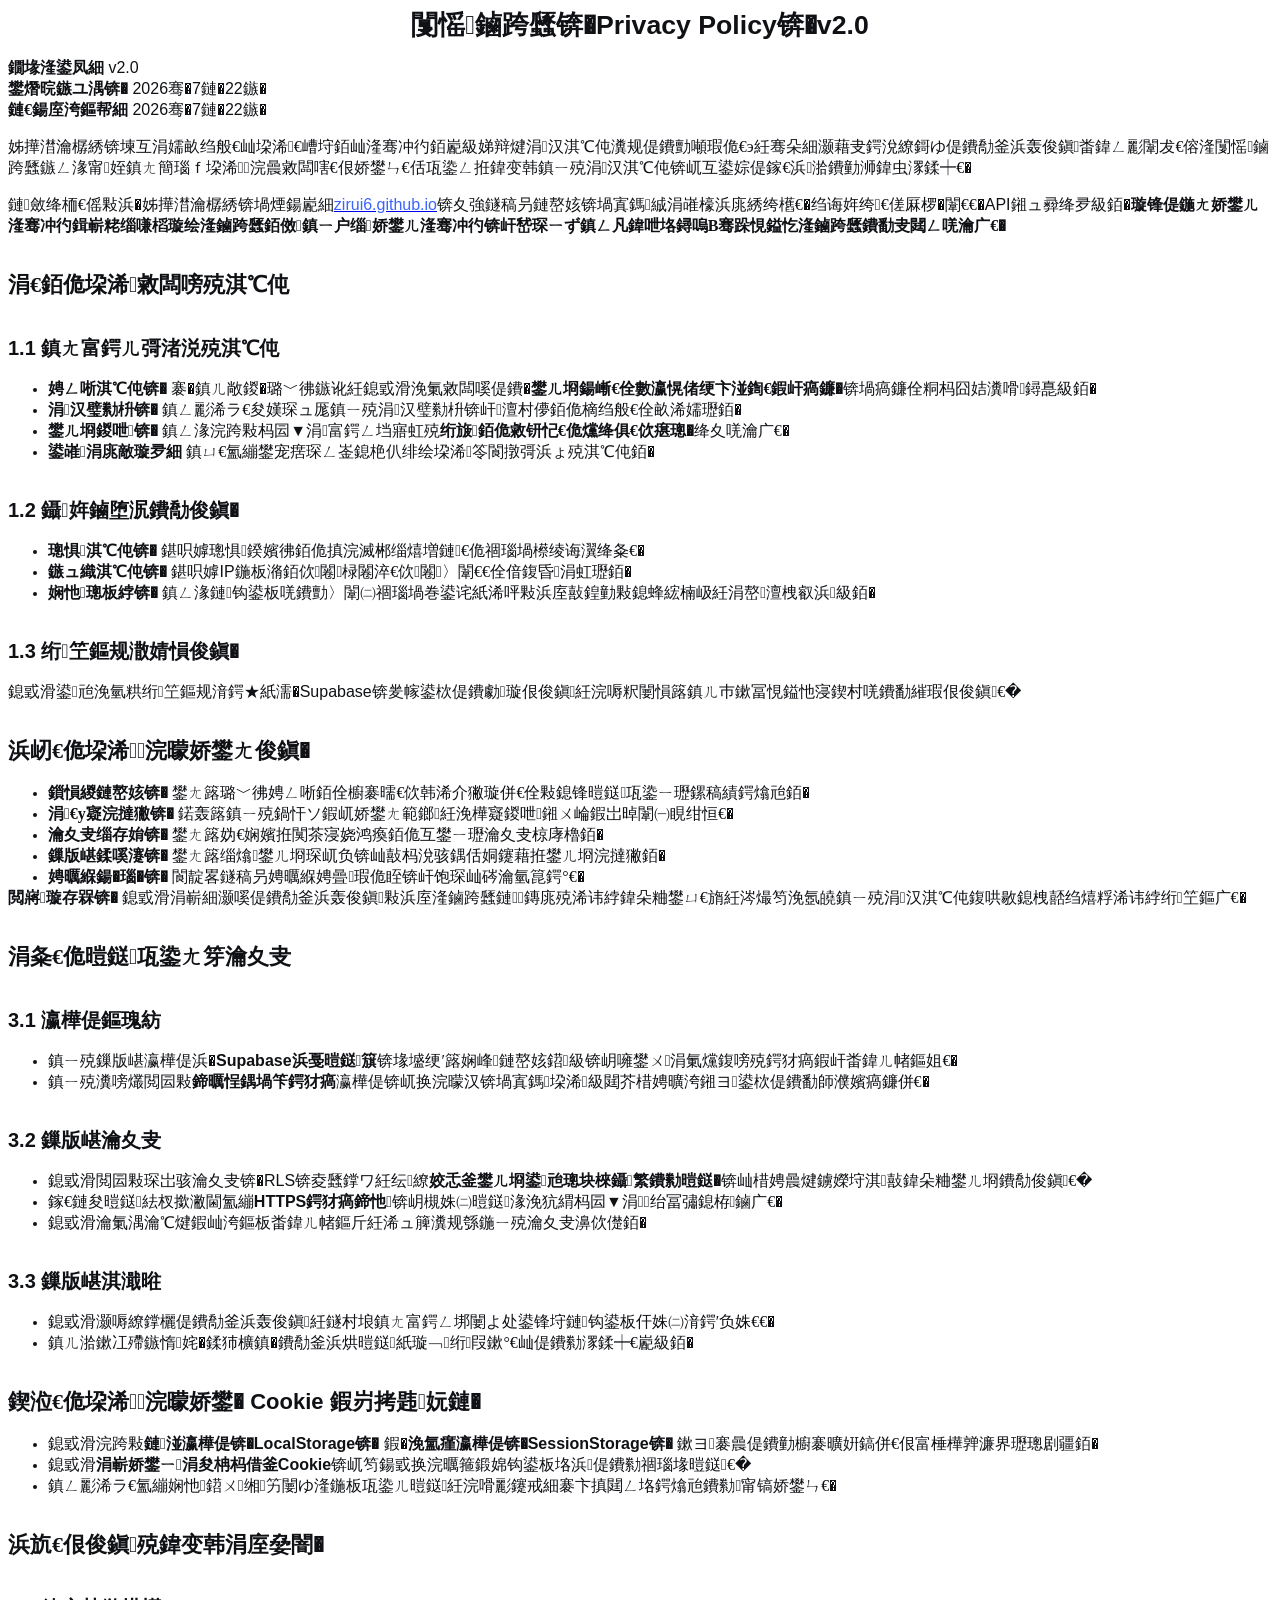
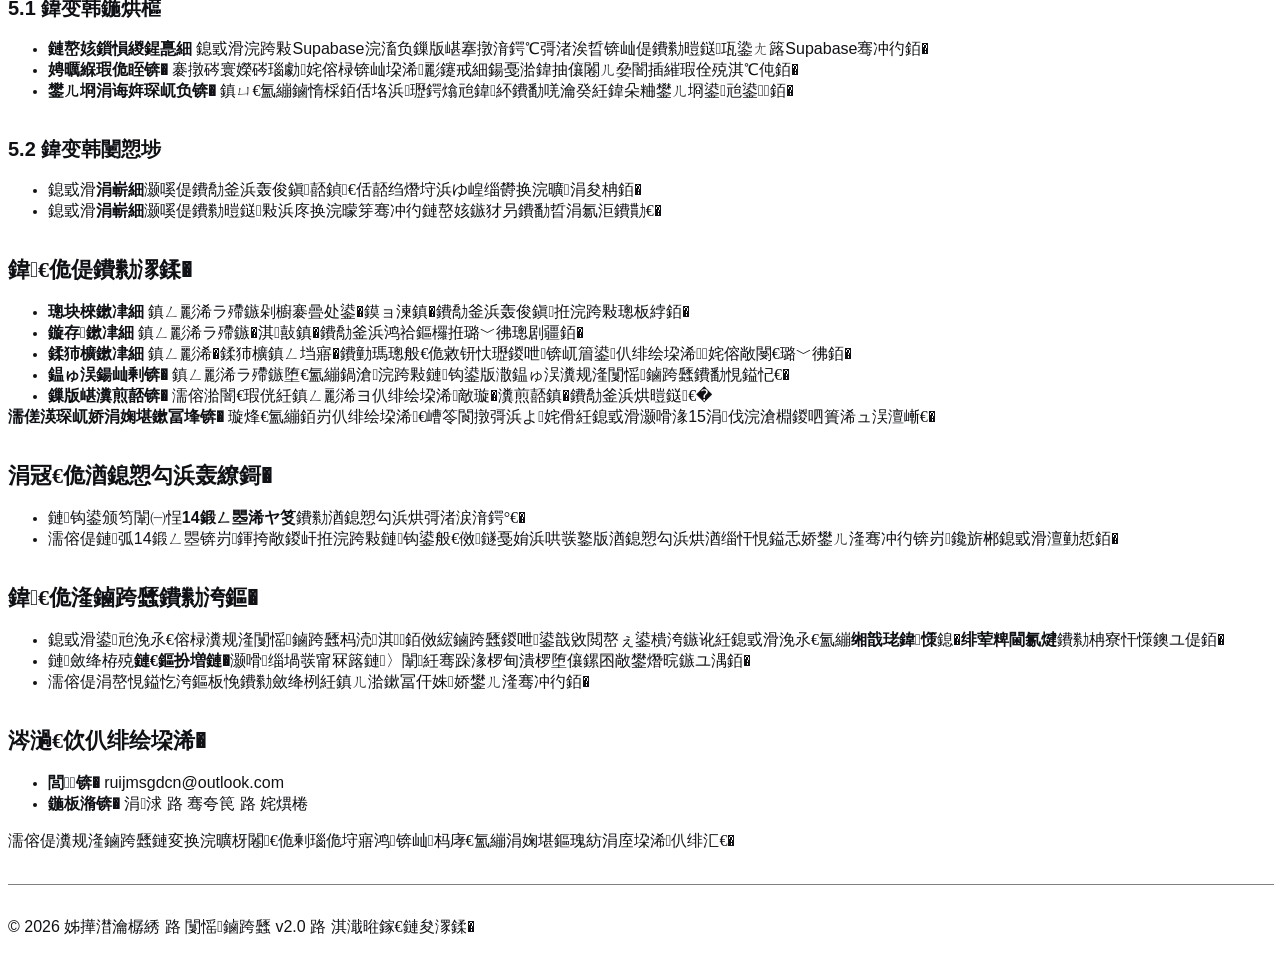
<file: 隐私政策.html>
<html xmlns:v="urn:schemas-microsoft-com:vml"
xmlns:o="urn:schemas-microsoft-com:office:office"
xmlns:w="urn:schemas-microsoft-com:office:word"
xmlns:m="http://schemas.microsoft.com/office/2004/12/omml"
xmlns="http://www.w3.org/TR/REC-html40">

<head>
<meta http-equiv=Content-Type content="text/html; charset=gb2312">
<meta name=ProgId content=Word.Document>
<meta name=Generator content="Microsoft Word 15">
<meta name=Originator content="Microsoft Word 15">
<link rel=File-List href="隐私政策.files/filelist.xml">
<link rel=Preview href="隐私政策.files/image.emf">
<link rel=Edit-Time-Data href="隐私政策.files/editdata.mso">
<!--[if !mso]>
<style>
v\:* {behavior:url(#default#VML);}
o\:* {behavior:url(#default#VML);}
w\:* {behavior:url(#default#VML);}
.shape {behavior:url(#default#VML);}
</style>
<![endif]--><!--[if gte mso 9]><xml>
 <o:DocumentProperties>
  <o:Author>Administrator</o:Author>
  <o:LastAuthor>Administrator</o:LastAuthor>
  <o:Revision>2</o:Revision>
  <o:TotalTime>2</o:TotalTime>
  <o:Created>2026-07-22T02:15:00Z</o:Created>
  <o:LastSaved>2026-07-22T02:15:00Z</o:LastSaved>
  <o:Pages>5</o:Pages>
  <o:Words>306</o:Words>
  <o:Characters>1746</o:Characters>
  <o:Lines>14</o:Lines>
  <o:Paragraphs>4</o:Paragraphs>
  <o:CharactersWithSpaces>2048</o:CharactersWithSpaces>
  <o:Version>16.00</o:Version>
 </o:DocumentProperties>
 <o:OfficeDocumentSettings>
  <o:AllowPNG/>
 </o:OfficeDocumentSettings>
</xml><![endif]-->
<link rel=themeData href="隐私政策.files/themedata.thmx">
<link rel=colorSchemeMapping href="隐私政策.files/colorschememapping.xml">
<!--[if gte mso 9]><xml>
 <w:WordDocument>
  <w:SpellingState>Clean</w:SpellingState>
  <w:GrammarState>Clean</w:GrammarState>
  <w:TrackMoves>false</w:TrackMoves>
  <w:TrackFormatting/>
  <w:PunctuationKerning/>
  <w:DrawingGridVerticalSpacing>7.8 磅</w:DrawingGridVerticalSpacing>
  <w:DisplayHorizontalDrawingGridEvery>0</w:DisplayHorizontalDrawingGridEvery>
  <w:DisplayVerticalDrawingGridEvery>2</w:DisplayVerticalDrawingGridEvery>
  <w:ValidateAgainstSchemas/>
  <w:SaveIfXMLInvalid>false</w:SaveIfXMLInvalid>
  <w:IgnoreMixedContent>false</w:IgnoreMixedContent>
  <w:AlwaysShowPlaceholderText>false</w:AlwaysShowPlaceholderText>
  <w:DoNotPromoteQF/>
  <w:LidThemeOther>EN-US</w:LidThemeOther>
  <w:LidThemeAsian>ZH-CN</w:LidThemeAsian>
  <w:LidThemeComplexScript>X-NONE</w:LidThemeComplexScript>
  <w:Compatibility>
   <w:SpaceForUL/>
   <w:BalanceSingleByteDoubleByteWidth/>
   <w:DoNotLeaveBackslashAlone/>
   <w:ULTrailSpace/>
   <w:DoNotExpandShiftReturn/>
   <w:AdjustLineHeightInTable/>
   <w:BreakWrappedTables/>
   <w:SnapToGridInCell/>
   <w:WrapTextWithPunct/>
   <w:UseAsianBreakRules/>
   <w:DontGrowAutofit/>
   <w:SplitPgBreakAndParaMark/>
   <w:EnableOpenTypeKerning/>
   <w:DontFlipMirrorIndents/>
   <w:OverrideTableStyleHps/>
   <w:UseFELayout/>
  </w:Compatibility>
  <m:mathPr>
   <m:mathFont m:val="Cambria Math"/>
   <m:brkBin m:val="before"/>
   <m:brkBinSub m:val="&#45;-"/>
   <m:smallFrac m:val="off"/>
   <m:dispDef/>
   <m:lMargin m:val="0"/>
   <m:rMargin m:val="0"/>
   <m:defJc m:val="centerGroup"/>
   <m:wrapIndent m:val="1440"/>
   <m:intLim m:val="subSup"/>
   <m:naryLim m:val="undOvr"/>
  </m:mathPr></w:WordDocument>
</xml><![endif]--><!--[if gte mso 9]><xml>
 <w:LatentStyles DefLockedState="false" DefUnhideWhenUsed="false"
  DefSemiHidden="false" DefQFormat="false" DefPriority="99"
  LatentStyleCount="376">
  <w:LsdException Locked="false" Priority="0" QFormat="true" Name="Normal"/>
  <w:LsdException Locked="false" Priority="9" QFormat="true" Name="heading 1"/>
  <w:LsdException Locked="false" Priority="9" SemiHidden="true"
   UnhideWhenUsed="true" QFormat="true" Name="heading 2"/>
  <w:LsdException Locked="false" Priority="9" SemiHidden="true"
   UnhideWhenUsed="true" QFormat="true" Name="heading 3"/>
  <w:LsdException Locked="false" Priority="9" SemiHidden="true"
   UnhideWhenUsed="true" QFormat="true" Name="heading 4"/>
  <w:LsdException Locked="false" Priority="9" SemiHidden="true"
   UnhideWhenUsed="true" QFormat="true" Name="heading 5"/>
  <w:LsdException Locked="false" Priority="9" SemiHidden="true"
   UnhideWhenUsed="true" QFormat="true" Name="heading 6"/>
  <w:LsdException Locked="false" Priority="9" SemiHidden="true"
   UnhideWhenUsed="true" QFormat="true" Name="heading 7"/>
  <w:LsdException Locked="false" Priority="9" SemiHidden="true"
   UnhideWhenUsed="true" QFormat="true" Name="heading 8"/>
  <w:LsdException Locked="false" Priority="9" SemiHidden="true"
   UnhideWhenUsed="true" QFormat="true" Name="heading 9"/>
  <w:LsdException Locked="false" SemiHidden="true" UnhideWhenUsed="true"
   Name="index 1"/>
  <w:LsdException Locked="false" SemiHidden="true" UnhideWhenUsed="true"
   Name="index 2"/>
  <w:LsdException Locked="false" SemiHidden="true" UnhideWhenUsed="true"
   Name="index 3"/>
  <w:LsdException Locked="false" SemiHidden="true" UnhideWhenUsed="true"
   Name="index 4"/>
  <w:LsdException Locked="false" SemiHidden="true" UnhideWhenUsed="true"
   Name="index 5"/>
  <w:LsdException Locked="false" SemiHidden="true" UnhideWhenUsed="true"
   Name="index 6"/>
  <w:LsdException Locked="false" SemiHidden="true" UnhideWhenUsed="true"
   Name="index 7"/>
  <w:LsdException Locked="false" SemiHidden="true" UnhideWhenUsed="true"
   Name="index 8"/>
  <w:LsdException Locked="false" SemiHidden="true" UnhideWhenUsed="true"
   Name="index 9"/>
  <w:LsdException Locked="false" Priority="39" SemiHidden="true"
   UnhideWhenUsed="true" Name="toc 1"/>
  <w:LsdException Locked="false" Priority="39" SemiHidden="true"
   UnhideWhenUsed="true" Name="toc 2"/>
  <w:LsdException Locked="false" Priority="39" SemiHidden="true"
   UnhideWhenUsed="true" Name="toc 3"/>
  <w:LsdException Locked="false" Priority="39" SemiHidden="true"
   UnhideWhenUsed="true" Name="toc 4"/>
  <w:LsdException Locked="false" Priority="39" SemiHidden="true"
   UnhideWhenUsed="true" Name="toc 5"/>
  <w:LsdException Locked="false" Priority="39" SemiHidden="true"
   UnhideWhenUsed="true" Name="toc 6"/>
  <w:LsdException Locked="false" Priority="39" SemiHidden="true"
   UnhideWhenUsed="true" Name="toc 7"/>
  <w:LsdException Locked="false" Priority="39" SemiHidden="true"
   UnhideWhenUsed="true" Name="toc 8"/>
  <w:LsdException Locked="false" Priority="39" SemiHidden="true"
   UnhideWhenUsed="true" Name="toc 9"/>
  <w:LsdException Locked="false" SemiHidden="true" UnhideWhenUsed="true"
   Name="Normal Indent"/>
  <w:LsdException Locked="false" SemiHidden="true" UnhideWhenUsed="true"
   Name="footnote text"/>
  <w:LsdException Locked="false" SemiHidden="true" UnhideWhenUsed="true"
   Name="annotation text"/>
  <w:LsdException Locked="false" SemiHidden="true" UnhideWhenUsed="true"
   Name="header"/>
  <w:LsdException Locked="false" SemiHidden="true" UnhideWhenUsed="true"
   Name="footer"/>
  <w:LsdException Locked="false" SemiHidden="true" UnhideWhenUsed="true"
   Name="index heading"/>
  <w:LsdException Locked="false" Priority="35" SemiHidden="true"
   UnhideWhenUsed="true" QFormat="true" Name="caption"/>
  <w:LsdException Locked="false" SemiHidden="true" UnhideWhenUsed="true"
   Name="table of figures"/>
  <w:LsdException Locked="false" SemiHidden="true" UnhideWhenUsed="true"
   Name="envelope address"/>
  <w:LsdException Locked="false" SemiHidden="true" UnhideWhenUsed="true"
   Name="envelope return"/>
  <w:LsdException Locked="false" SemiHidden="true" UnhideWhenUsed="true"
   Name="footnote reference"/>
  <w:LsdException Locked="false" SemiHidden="true" UnhideWhenUsed="true"
   Name="annotation reference"/>
  <w:LsdException Locked="false" SemiHidden="true" UnhideWhenUsed="true"
   Name="line number"/>
  <w:LsdException Locked="false" SemiHidden="true" UnhideWhenUsed="true"
   Name="page number"/>
  <w:LsdException Locked="false" SemiHidden="true" UnhideWhenUsed="true"
   Name="endnote reference"/>
  <w:LsdException Locked="false" SemiHidden="true" UnhideWhenUsed="true"
   Name="endnote text"/>
  <w:LsdException Locked="false" SemiHidden="true" UnhideWhenUsed="true"
   Name="table of authorities"/>
  <w:LsdException Locked="false" SemiHidden="true" UnhideWhenUsed="true"
   Name="macro"/>
  <w:LsdException Locked="false" SemiHidden="true" UnhideWhenUsed="true"
   Name="toa heading"/>
  <w:LsdException Locked="false" SemiHidden="true" UnhideWhenUsed="true"
   Name="List"/>
  <w:LsdException Locked="false" SemiHidden="true" UnhideWhenUsed="true"
   Name="List Bullet"/>
  <w:LsdException Locked="false" SemiHidden="true" UnhideWhenUsed="true"
   Name="List Number"/>
  <w:LsdException Locked="false" SemiHidden="true" UnhideWhenUsed="true"
   Name="List 2"/>
  <w:LsdException Locked="false" SemiHidden="true" UnhideWhenUsed="true"
   Name="List 3"/>
  <w:LsdException Locked="false" SemiHidden="true" UnhideWhenUsed="true"
   Name="List 4"/>
  <w:LsdException Locked="false" SemiHidden="true" UnhideWhenUsed="true"
   Name="List 5"/>
  <w:LsdException Locked="false" SemiHidden="true" UnhideWhenUsed="true"
   Name="List Bullet 2"/>
  <w:LsdException Locked="false" SemiHidden="true" UnhideWhenUsed="true"
   Name="List Bullet 3"/>
  <w:LsdException Locked="false" SemiHidden="true" UnhideWhenUsed="true"
   Name="List Bullet 4"/>
  <w:LsdException Locked="false" SemiHidden="true" UnhideWhenUsed="true"
   Name="List Bullet 5"/>
  <w:LsdException Locked="false" SemiHidden="true" UnhideWhenUsed="true"
   Name="List Number 2"/>
  <w:LsdException Locked="false" SemiHidden="true" UnhideWhenUsed="true"
   Name="List Number 3"/>
  <w:LsdException Locked="false" SemiHidden="true" UnhideWhenUsed="true"
   Name="List Number 4"/>
  <w:LsdException Locked="false" SemiHidden="true" UnhideWhenUsed="true"
   Name="List Number 5"/>
  <w:LsdException Locked="false" Priority="10" QFormat="true" Name="Title"/>
  <w:LsdException Locked="false" SemiHidden="true" UnhideWhenUsed="true"
   Name="Closing"/>
  <w:LsdException Locked="false" SemiHidden="true" UnhideWhenUsed="true"
   Name="Signature"/>
  <w:LsdException Locked="false" Priority="1" SemiHidden="true"
   UnhideWhenUsed="true" Name="Default Paragraph Font"/>
  <w:LsdException Locked="false" SemiHidden="true" UnhideWhenUsed="true"
   Name="Body Text"/>
  <w:LsdException Locked="false" SemiHidden="true" UnhideWhenUsed="true"
   Name="Body Text Indent"/>
  <w:LsdException Locked="false" SemiHidden="true" UnhideWhenUsed="true"
   Name="List Continue"/>
  <w:LsdException Locked="false" SemiHidden="true" UnhideWhenUsed="true"
   Name="List Continue 2"/>
  <w:LsdException Locked="false" SemiHidden="true" UnhideWhenUsed="true"
   Name="List Continue 3"/>
  <w:LsdException Locked="false" SemiHidden="true" UnhideWhenUsed="true"
   Name="List Continue 4"/>
  <w:LsdException Locked="false" SemiHidden="true" UnhideWhenUsed="true"
   Name="List Continue 5"/>
  <w:LsdException Locked="false" SemiHidden="true" UnhideWhenUsed="true"
   Name="Message Header"/>
  <w:LsdException Locked="false" Priority="11" QFormat="true" Name="Subtitle"/>
  <w:LsdException Locked="false" SemiHidden="true" UnhideWhenUsed="true"
   Name="Salutation"/>
  <w:LsdException Locked="false" SemiHidden="true" UnhideWhenUsed="true"
   Name="Date"/>
  <w:LsdException Locked="false" SemiHidden="true" UnhideWhenUsed="true"
   Name="Body Text First Indent"/>
  <w:LsdException Locked="false" SemiHidden="true" UnhideWhenUsed="true"
   Name="Body Text First Indent 2"/>
  <w:LsdException Locked="false" SemiHidden="true" UnhideWhenUsed="true"
   Name="Note Heading"/>
  <w:LsdException Locked="false" SemiHidden="true" UnhideWhenUsed="true"
   Name="Body Text 2"/>
  <w:LsdException Locked="false" SemiHidden="true" UnhideWhenUsed="true"
   Name="Body Text 3"/>
  <w:LsdException Locked="false" SemiHidden="true" UnhideWhenUsed="true"
   Name="Body Text Indent 2"/>
  <w:LsdException Locked="false" SemiHidden="true" UnhideWhenUsed="true"
   Name="Body Text Indent 3"/>
  <w:LsdException Locked="false" SemiHidden="true" UnhideWhenUsed="true"
   Name="Block Text"/>
  <w:LsdException Locked="false" SemiHidden="true" UnhideWhenUsed="true"
   Name="Hyperlink"/>
  <w:LsdException Locked="false" SemiHidden="true" UnhideWhenUsed="true"
   Name="FollowedHyperlink"/>
  <w:LsdException Locked="false" Priority="22" QFormat="true" Name="Strong"/>
  <w:LsdException Locked="false" Priority="20" QFormat="true" Name="Emphasis"/>
  <w:LsdException Locked="false" SemiHidden="true" UnhideWhenUsed="true"
   Name="Document Map"/>
  <w:LsdException Locked="false" SemiHidden="true" UnhideWhenUsed="true"
   Name="Plain Text"/>
  <w:LsdException Locked="false" SemiHidden="true" UnhideWhenUsed="true"
   Name="E-mail Signature"/>
  <w:LsdException Locked="false" SemiHidden="true" UnhideWhenUsed="true"
   Name="HTML Top of Form"/>
  <w:LsdException Locked="false" SemiHidden="true" UnhideWhenUsed="true"
   Name="HTML Bottom of Form"/>
  <w:LsdException Locked="false" SemiHidden="true" UnhideWhenUsed="true"
   Name="Normal (Web)"/>
  <w:LsdException Locked="false" SemiHidden="true" UnhideWhenUsed="true"
   Name="HTML Acronym"/>
  <w:LsdException Locked="false" SemiHidden="true" UnhideWhenUsed="true"
   Name="HTML Address"/>
  <w:LsdException Locked="false" SemiHidden="true" UnhideWhenUsed="true"
   Name="HTML Cite"/>
  <w:LsdException Locked="false" SemiHidden="true" UnhideWhenUsed="true"
   Name="HTML Code"/>
  <w:LsdException Locked="false" SemiHidden="true" UnhideWhenUsed="true"
   Name="HTML Definition"/>
  <w:LsdException Locked="false" SemiHidden="true" UnhideWhenUsed="true"
   Name="HTML Keyboard"/>
  <w:LsdException Locked="false" SemiHidden="true" UnhideWhenUsed="true"
   Name="HTML Preformatted"/>
  <w:LsdException Locked="false" SemiHidden="true" UnhideWhenUsed="true"
   Name="HTML Sample"/>
  <w:LsdException Locked="false" SemiHidden="true" UnhideWhenUsed="true"
   Name="HTML Typewriter"/>
  <w:LsdException Locked="false" SemiHidden="true" UnhideWhenUsed="true"
   Name="HTML Variable"/>
  <w:LsdException Locked="false" SemiHidden="true" UnhideWhenUsed="true"
   Name="Normal Table"/>
  <w:LsdException Locked="false" SemiHidden="true" UnhideWhenUsed="true"
   Name="annotation subject"/>
  <w:LsdException Locked="false" SemiHidden="true" UnhideWhenUsed="true"
   Name="No List"/>
  <w:LsdException Locked="false" SemiHidden="true" UnhideWhenUsed="true"
   Name="Outline List 1"/>
  <w:LsdException Locked="false" SemiHidden="true" UnhideWhenUsed="true"
   Name="Outline List 2"/>
  <w:LsdException Locked="false" SemiHidden="true" UnhideWhenUsed="true"
   Name="Outline List 3"/>
  <w:LsdException Locked="false" SemiHidden="true" UnhideWhenUsed="true"
   Name="Table Simple 1"/>
  <w:LsdException Locked="false" SemiHidden="true" UnhideWhenUsed="true"
   Name="Table Simple 2"/>
  <w:LsdException Locked="false" SemiHidden="true" UnhideWhenUsed="true"
   Name="Table Simple 3"/>
  <w:LsdException Locked="false" SemiHidden="true" UnhideWhenUsed="true"
   Name="Table Classic 1"/>
  <w:LsdException Locked="false" SemiHidden="true" UnhideWhenUsed="true"
   Name="Table Classic 2"/>
  <w:LsdException Locked="false" SemiHidden="true" UnhideWhenUsed="true"
   Name="Table Classic 3"/>
  <w:LsdException Locked="false" SemiHidden="true" UnhideWhenUsed="true"
   Name="Table Classic 4"/>
  <w:LsdException Locked="false" SemiHidden="true" UnhideWhenUsed="true"
   Name="Table Colorful 1"/>
  <w:LsdException Locked="false" SemiHidden="true" UnhideWhenUsed="true"
   Name="Table Colorful 2"/>
  <w:LsdException Locked="false" SemiHidden="true" UnhideWhenUsed="true"
   Name="Table Colorful 3"/>
  <w:LsdException Locked="false" SemiHidden="true" UnhideWhenUsed="true"
   Name="Table Columns 1"/>
  <w:LsdException Locked="false" SemiHidden="true" UnhideWhenUsed="true"
   Name="Table Columns 2"/>
  <w:LsdException Locked="false" SemiHidden="true" UnhideWhenUsed="true"
   Name="Table Columns 3"/>
  <w:LsdException Locked="false" SemiHidden="true" UnhideWhenUsed="true"
   Name="Table Columns 4"/>
  <w:LsdException Locked="false" SemiHidden="true" UnhideWhenUsed="true"
   Name="Table Columns 5"/>
  <w:LsdException Locked="false" SemiHidden="true" UnhideWhenUsed="true"
   Name="Table Grid 1"/>
  <w:LsdException Locked="false" SemiHidden="true" UnhideWhenUsed="true"
   Name="Table Grid 2"/>
  <w:LsdException Locked="false" SemiHidden="true" UnhideWhenUsed="true"
   Name="Table Grid 3"/>
  <w:LsdException Locked="false" SemiHidden="true" UnhideWhenUsed="true"
   Name="Table Grid 4"/>
  <w:LsdException Locked="false" SemiHidden="true" UnhideWhenUsed="true"
   Name="Table Grid 5"/>
  <w:LsdException Locked="false" SemiHidden="true" UnhideWhenUsed="true"
   Name="Table Grid 6"/>
  <w:LsdException Locked="false" SemiHidden="true" UnhideWhenUsed="true"
   Name="Table Grid 7"/>
  <w:LsdException Locked="false" SemiHidden="true" UnhideWhenUsed="true"
   Name="Table Grid 8"/>
  <w:LsdException Locked="false" SemiHidden="true" UnhideWhenUsed="true"
   Name="Table List 1"/>
  <w:LsdException Locked="false" SemiHidden="true" UnhideWhenUsed="true"
   Name="Table List 2"/>
  <w:LsdException Locked="false" SemiHidden="true" UnhideWhenUsed="true"
   Name="Table List 3"/>
  <w:LsdException Locked="false" SemiHidden="true" UnhideWhenUsed="true"
   Name="Table List 4"/>
  <w:LsdException Locked="false" SemiHidden="true" UnhideWhenUsed="true"
   Name="Table List 5"/>
  <w:LsdException Locked="false" SemiHidden="true" UnhideWhenUsed="true"
   Name="Table List 6"/>
  <w:LsdException Locked="false" SemiHidden="true" UnhideWhenUsed="true"
   Name="Table List 7"/>
  <w:LsdException Locked="false" SemiHidden="true" UnhideWhenUsed="true"
   Name="Table List 8"/>
  <w:LsdException Locked="false" SemiHidden="true" UnhideWhenUsed="true"
   Name="Table 3D effects 1"/>
  <w:LsdException Locked="false" SemiHidden="true" UnhideWhenUsed="true"
   Name="Table 3D effects 2"/>
  <w:LsdException Locked="false" SemiHidden="true" UnhideWhenUsed="true"
   Name="Table 3D effects 3"/>
  <w:LsdException Locked="false" SemiHidden="true" UnhideWhenUsed="true"
   Name="Table Contemporary"/>
  <w:LsdException Locked="false" SemiHidden="true" UnhideWhenUsed="true"
   Name="Table Elegant"/>
  <w:LsdException Locked="false" SemiHidden="true" UnhideWhenUsed="true"
   Name="Table Professional"/>
  <w:LsdException Locked="false" SemiHidden="true" UnhideWhenUsed="true"
   Name="Table Subtle 1"/>
  <w:LsdException Locked="false" SemiHidden="true" UnhideWhenUsed="true"
   Name="Table Subtle 2"/>
  <w:LsdException Locked="false" SemiHidden="true" UnhideWhenUsed="true"
   Name="Table Web 1"/>
  <w:LsdException Locked="false" SemiHidden="true" UnhideWhenUsed="true"
   Name="Table Web 2"/>
  <w:LsdException Locked="false" SemiHidden="true" UnhideWhenUsed="true"
   Name="Table Web 3"/>
  <w:LsdException Locked="false" SemiHidden="true" UnhideWhenUsed="true"
   Name="Balloon Text"/>
  <w:LsdException Locked="false" Priority="39" Name="Table Grid"/>
  <w:LsdException Locked="false" SemiHidden="true" UnhideWhenUsed="true"
   Name="Table Theme"/>
  <w:LsdException Locked="false" SemiHidden="true" Name="Placeholder Text"/>
  <w:LsdException Locked="false" Priority="1" QFormat="true" Name="No Spacing"/>
  <w:LsdException Locked="false" Priority="60" Name="Light Shading"/>
  <w:LsdException Locked="false" Priority="61" Name="Light List"/>
  <w:LsdException Locked="false" Priority="62" Name="Light Grid"/>
  <w:LsdException Locked="false" Priority="63" Name="Medium Shading 1"/>
  <w:LsdException Locked="false" Priority="64" Name="Medium Shading 2"/>
  <w:LsdException Locked="false" Priority="65" Name="Medium List 1"/>
  <w:LsdException Locked="false" Priority="66" Name="Medium List 2"/>
  <w:LsdException Locked="false" Priority="67" Name="Medium Grid 1"/>
  <w:LsdException Locked="false" Priority="68" Name="Medium Grid 2"/>
  <w:LsdException Locked="false" Priority="69" Name="Medium Grid 3"/>
  <w:LsdException Locked="false" Priority="70" Name="Dark List"/>
  <w:LsdException Locked="false" Priority="71" Name="Colorful Shading"/>
  <w:LsdException Locked="false" Priority="72" Name="Colorful List"/>
  <w:LsdException Locked="false" Priority="73" Name="Colorful Grid"/>
  <w:LsdException Locked="false" Priority="60" Name="Light Shading Accent 1"/>
  <w:LsdException Locked="false" Priority="61" Name="Light List Accent 1"/>
  <w:LsdException Locked="false" Priority="62" Name="Light Grid Accent 1"/>
  <w:LsdException Locked="false" Priority="63" Name="Medium Shading 1 Accent 1"/>
  <w:LsdException Locked="false" Priority="64" Name="Medium Shading 2 Accent 1"/>
  <w:LsdException Locked="false" Priority="65" Name="Medium List 1 Accent 1"/>
  <w:LsdException Locked="false" SemiHidden="true" Name="Revision"/>
  <w:LsdException Locked="false" Priority="34" QFormat="true"
   Name="List Paragraph"/>
  <w:LsdException Locked="false" Priority="29" QFormat="true" Name="Quote"/>
  <w:LsdException Locked="false" Priority="30" QFormat="true"
   Name="Intense Quote"/>
  <w:LsdException Locked="false" Priority="66" Name="Medium List 2 Accent 1"/>
  <w:LsdException Locked="false" Priority="67" Name="Medium Grid 1 Accent 1"/>
  <w:LsdException Locked="false" Priority="68" Name="Medium Grid 2 Accent 1"/>
  <w:LsdException Locked="false" Priority="69" Name="Medium Grid 3 Accent 1"/>
  <w:LsdException Locked="false" Priority="70" Name="Dark List Accent 1"/>
  <w:LsdException Locked="false" Priority="71" Name="Colorful Shading Accent 1"/>
  <w:LsdException Locked="false" Priority="72" Name="Colorful List Accent 1"/>
  <w:LsdException Locked="false" Priority="73" Name="Colorful Grid Accent 1"/>
  <w:LsdException Locked="false" Priority="60" Name="Light Shading Accent 2"/>
  <w:LsdException Locked="false" Priority="61" Name="Light List Accent 2"/>
  <w:LsdException Locked="false" Priority="62" Name="Light Grid Accent 2"/>
  <w:LsdException Locked="false" Priority="63" Name="Medium Shading 1 Accent 2"/>
  <w:LsdException Locked="false" Priority="64" Name="Medium Shading 2 Accent 2"/>
  <w:LsdException Locked="false" Priority="65" Name="Medium List 1 Accent 2"/>
  <w:LsdException Locked="false" Priority="66" Name="Medium List 2 Accent 2"/>
  <w:LsdException Locked="false" Priority="67" Name="Medium Grid 1 Accent 2"/>
  <w:LsdException Locked="false" Priority="68" Name="Medium Grid 2 Accent 2"/>
  <w:LsdException Locked="false" Priority="69" Name="Medium Grid 3 Accent 2"/>
  <w:LsdException Locked="false" Priority="70" Name="Dark List Accent 2"/>
  <w:LsdException Locked="false" Priority="71" Name="Colorful Shading Accent 2"/>
  <w:LsdException Locked="false" Priority="72" Name="Colorful List Accent 2"/>
  <w:LsdException Locked="false" Priority="73" Name="Colorful Grid Accent 2"/>
  <w:LsdException Locked="false" Priority="60" Name="Light Shading Accent 3"/>
  <w:LsdException Locked="false" Priority="61" Name="Light List Accent 3"/>
  <w:LsdException Locked="false" Priority="62" Name="Light Grid Accent 3"/>
  <w:LsdException Locked="false" Priority="63" Name="Medium Shading 1 Accent 3"/>
  <w:LsdException Locked="false" Priority="64" Name="Medium Shading 2 Accent 3"/>
  <w:LsdException Locked="false" Priority="65" Name="Medium List 1 Accent 3"/>
  <w:LsdException Locked="false" Priority="66" Name="Medium List 2 Accent 3"/>
  <w:LsdException Locked="false" Priority="67" Name="Medium Grid 1 Accent 3"/>
  <w:LsdException Locked="false" Priority="68" Name="Medium Grid 2 Accent 3"/>
  <w:LsdException Locked="false" Priority="69" Name="Medium Grid 3 Accent 3"/>
  <w:LsdException Locked="false" Priority="70" Name="Dark List Accent 3"/>
  <w:LsdException Locked="false" Priority="71" Name="Colorful Shading Accent 3"/>
  <w:LsdException Locked="false" Priority="72" Name="Colorful List Accent 3"/>
  <w:LsdException Locked="false" Priority="73" Name="Colorful Grid Accent 3"/>
  <w:LsdException Locked="false" Priority="60" Name="Light Shading Accent 4"/>
  <w:LsdException Locked="false" Priority="61" Name="Light List Accent 4"/>
  <w:LsdException Locked="false" Priority="62" Name="Light Grid Accent 4"/>
  <w:LsdException Locked="false" Priority="63" Name="Medium Shading 1 Accent 4"/>
  <w:LsdException Locked="false" Priority="64" Name="Medium Shading 2 Accent 4"/>
  <w:LsdException Locked="false" Priority="65" Name="Medium List 1 Accent 4"/>
  <w:LsdException Locked="false" Priority="66" Name="Medium List 2 Accent 4"/>
  <w:LsdException Locked="false" Priority="67" Name="Medium Grid 1 Accent 4"/>
  <w:LsdException Locked="false" Priority="68" Name="Medium Grid 2 Accent 4"/>
  <w:LsdException Locked="false" Priority="69" Name="Medium Grid 3 Accent 4"/>
  <w:LsdException Locked="false" Priority="70" Name="Dark List Accent 4"/>
  <w:LsdException Locked="false" Priority="71" Name="Colorful Shading Accent 4"/>
  <w:LsdException Locked="false" Priority="72" Name="Colorful List Accent 4"/>
  <w:LsdException Locked="false" Priority="73" Name="Colorful Grid Accent 4"/>
  <w:LsdException Locked="false" Priority="60" Name="Light Shading Accent 5"/>
  <w:LsdException Locked="false" Priority="61" Name="Light List Accent 5"/>
  <w:LsdException Locked="false" Priority="62" Name="Light Grid Accent 5"/>
  <w:LsdException Locked="false" Priority="63" Name="Medium Shading 1 Accent 5"/>
  <w:LsdException Locked="false" Priority="64" Name="Medium Shading 2 Accent 5"/>
  <w:LsdException Locked="false" Priority="65" Name="Medium List 1 Accent 5"/>
  <w:LsdException Locked="false" Priority="66" Name="Medium List 2 Accent 5"/>
  <w:LsdException Locked="false" Priority="67" Name="Medium Grid 1 Accent 5"/>
  <w:LsdException Locked="false" Priority="68" Name="Medium Grid 2 Accent 5"/>
  <w:LsdException Locked="false" Priority="69" Name="Medium Grid 3 Accent 5"/>
  <w:LsdException Locked="false" Priority="70" Name="Dark List Accent 5"/>
  <w:LsdException Locked="false" Priority="71" Name="Colorful Shading Accent 5"/>
  <w:LsdException Locked="false" Priority="72" Name="Colorful List Accent 5"/>
  <w:LsdException Locked="false" Priority="73" Name="Colorful Grid Accent 5"/>
  <w:LsdException Locked="false" Priority="60" Name="Light Shading Accent 6"/>
  <w:LsdException Locked="false" Priority="61" Name="Light List Accent 6"/>
  <w:LsdException Locked="false" Priority="62" Name="Light Grid Accent 6"/>
  <w:LsdException Locked="false" Priority="63" Name="Medium Shading 1 Accent 6"/>
  <w:LsdException Locked="false" Priority="64" Name="Medium Shading 2 Accent 6"/>
  <w:LsdException Locked="false" Priority="65" Name="Medium List 1 Accent 6"/>
  <w:LsdException Locked="false" Priority="66" Name="Medium List 2 Accent 6"/>
  <w:LsdException Locked="false" Priority="67" Name="Medium Grid 1 Accent 6"/>
  <w:LsdException Locked="false" Priority="68" Name="Medium Grid 2 Accent 6"/>
  <w:LsdException Locked="false" Priority="69" Name="Medium Grid 3 Accent 6"/>
  <w:LsdException Locked="false" Priority="70" Name="Dark List Accent 6"/>
  <w:LsdException Locked="false" Priority="71" Name="Colorful Shading Accent 6"/>
  <w:LsdException Locked="false" Priority="72" Name="Colorful List Accent 6"/>
  <w:LsdException Locked="false" Priority="73" Name="Colorful Grid Accent 6"/>
  <w:LsdException Locked="false" Priority="19" QFormat="true"
   Name="Subtle Emphasis"/>
  <w:LsdException Locked="false" Priority="21" QFormat="true"
   Name="Intense Emphasis"/>
  <w:LsdException Locked="false" Priority="31" QFormat="true"
   Name="Subtle Reference"/>
  <w:LsdException Locked="false" Priority="32" QFormat="true"
   Name="Intense Reference"/>
  <w:LsdException Locked="false" Priority="33" QFormat="true" Name="Book Title"/>
  <w:LsdException Locked="false" Priority="37" SemiHidden="true"
   UnhideWhenUsed="true" Name="Bibliography"/>
  <w:LsdException Locked="false" Priority="39" SemiHidden="true"
   UnhideWhenUsed="true" QFormat="true" Name="TOC Heading"/>
  <w:LsdException Locked="false" Priority="41" Name="Plain Table 1"/>
  <w:LsdException Locked="false" Priority="42" Name="Plain Table 2"/>
  <w:LsdException Locked="false" Priority="43" Name="Plain Table 3"/>
  <w:LsdException Locked="false" Priority="44" Name="Plain Table 4"/>
  <w:LsdException Locked="false" Priority="45" Name="Plain Table 5"/>
  <w:LsdException Locked="false" Priority="40" Name="Grid Table Light"/>
  <w:LsdException Locked="false" Priority="46" Name="Grid Table 1 Light"/>
  <w:LsdException Locked="false" Priority="47" Name="Grid Table 2"/>
  <w:LsdException Locked="false" Priority="48" Name="Grid Table 3"/>
  <w:LsdException Locked="false" Priority="49" Name="Grid Table 4"/>
  <w:LsdException Locked="false" Priority="50" Name="Grid Table 5 Dark"/>
  <w:LsdException Locked="false" Priority="51" Name="Grid Table 6 Colorful"/>
  <w:LsdException Locked="false" Priority="52" Name="Grid Table 7 Colorful"/>
  <w:LsdException Locked="false" Priority="46"
   Name="Grid Table 1 Light Accent 1"/>
  <w:LsdException Locked="false" Priority="47" Name="Grid Table 2 Accent 1"/>
  <w:LsdException Locked="false" Priority="48" Name="Grid Table 3 Accent 1"/>
  <w:LsdException Locked="false" Priority="49" Name="Grid Table 4 Accent 1"/>
  <w:LsdException Locked="false" Priority="50" Name="Grid Table 5 Dark Accent 1"/>
  <w:LsdException Locked="false" Priority="51"
   Name="Grid Table 6 Colorful Accent 1"/>
  <w:LsdException Locked="false" Priority="52"
   Name="Grid Table 7 Colorful Accent 1"/>
  <w:LsdException Locked="false" Priority="46"
   Name="Grid Table 1 Light Accent 2"/>
  <w:LsdException Locked="false" Priority="47" Name="Grid Table 2 Accent 2"/>
  <w:LsdException Locked="false" Priority="48" Name="Grid Table 3 Accent 2"/>
  <w:LsdException Locked="false" Priority="49" Name="Grid Table 4 Accent 2"/>
  <w:LsdException Locked="false" Priority="50" Name="Grid Table 5 Dark Accent 2"/>
  <w:LsdException Locked="false" Priority="51"
   Name="Grid Table 6 Colorful Accent 2"/>
  <w:LsdException Locked="false" Priority="52"
   Name="Grid Table 7 Colorful Accent 2"/>
  <w:LsdException Locked="false" Priority="46"
   Name="Grid Table 1 Light Accent 3"/>
  <w:LsdException Locked="false" Priority="47" Name="Grid Table 2 Accent 3"/>
  <w:LsdException Locked="false" Priority="48" Name="Grid Table 3 Accent 3"/>
  <w:LsdException Locked="false" Priority="49" Name="Grid Table 4 Accent 3"/>
  <w:LsdException Locked="false" Priority="50" Name="Grid Table 5 Dark Accent 3"/>
  <w:LsdException Locked="false" Priority="51"
   Name="Grid Table 6 Colorful Accent 3"/>
  <w:LsdException Locked="false" Priority="52"
   Name="Grid Table 7 Colorful Accent 3"/>
  <w:LsdException Locked="false" Priority="46"
   Name="Grid Table 1 Light Accent 4"/>
  <w:LsdException Locked="false" Priority="47" Name="Grid Table 2 Accent 4"/>
  <w:LsdException Locked="false" Priority="48" Name="Grid Table 3 Accent 4"/>
  <w:LsdException Locked="false" Priority="49" Name="Grid Table 4 Accent 4"/>
  <w:LsdException Locked="false" Priority="50" Name="Grid Table 5 Dark Accent 4"/>
  <w:LsdException Locked="false" Priority="51"
   Name="Grid Table 6 Colorful Accent 4"/>
  <w:LsdException Locked="false" Priority="52"
   Name="Grid Table 7 Colorful Accent 4"/>
  <w:LsdException Locked="false" Priority="46"
   Name="Grid Table 1 Light Accent 5"/>
  <w:LsdException Locked="false" Priority="47" Name="Grid Table 2 Accent 5"/>
  <w:LsdException Locked="false" Priority="48" Name="Grid Table 3 Accent 5"/>
  <w:LsdException Locked="false" Priority="49" Name="Grid Table 4 Accent 5"/>
  <w:LsdException Locked="false" Priority="50" Name="Grid Table 5 Dark Accent 5"/>
  <w:LsdException Locked="false" Priority="51"
   Name="Grid Table 6 Colorful Accent 5"/>
  <w:LsdException Locked="false" Priority="52"
   Name="Grid Table 7 Colorful Accent 5"/>
  <w:LsdException Locked="false" Priority="46"
   Name="Grid Table 1 Light Accent 6"/>
  <w:LsdException Locked="false" Priority="47" Name="Grid Table 2 Accent 6"/>
  <w:LsdException Locked="false" Priority="48" Name="Grid Table 3 Accent 6"/>
  <w:LsdException Locked="false" Priority="49" Name="Grid Table 4 Accent 6"/>
  <w:LsdException Locked="false" Priority="50" Name="Grid Table 5 Dark Accent 6"/>
  <w:LsdException Locked="false" Priority="51"
   Name="Grid Table 6 Colorful Accent 6"/>
  <w:LsdException Locked="false" Priority="52"
   Name="Grid Table 7 Colorful Accent 6"/>
  <w:LsdException Locked="false" Priority="46" Name="List Table 1 Light"/>
  <w:LsdException Locked="false" Priority="47" Name="List Table 2"/>
  <w:LsdException Locked="false" Priority="48" Name="List Table 3"/>
  <w:LsdException Locked="false" Priority="49" Name="List Table 4"/>
  <w:LsdException Locked="false" Priority="50" Name="List Table 5 Dark"/>
  <w:LsdException Locked="false" Priority="51" Name="List Table 6 Colorful"/>
  <w:LsdException Locked="false" Priority="52" Name="List Table 7 Colorful"/>
  <w:LsdException Locked="false" Priority="46"
   Name="List Table 1 Light Accent 1"/>
  <w:LsdException Locked="false" Priority="47" Name="List Table 2 Accent 1"/>
  <w:LsdException Locked="false" Priority="48" Name="List Table 3 Accent 1"/>
  <w:LsdException Locked="false" Priority="49" Name="List Table 4 Accent 1"/>
  <w:LsdException Locked="false" Priority="50" Name="List Table 5 Dark Accent 1"/>
  <w:LsdException Locked="false" Priority="51"
   Name="List Table 6 Colorful Accent 1"/>
  <w:LsdException Locked="false" Priority="52"
   Name="List Table 7 Colorful Accent 1"/>
  <w:LsdException Locked="false" Priority="46"
   Name="List Table 1 Light Accent 2"/>
  <w:LsdException Locked="false" Priority="47" Name="List Table 2 Accent 2"/>
  <w:LsdException Locked="false" Priority="48" Name="List Table 3 Accent 2"/>
  <w:LsdException Locked="false" Priority="49" Name="List Table 4 Accent 2"/>
  <w:LsdException Locked="false" Priority="50" Name="List Table 5 Dark Accent 2"/>
  <w:LsdException Locked="false" Priority="51"
   Name="List Table 6 Colorful Accent 2"/>
  <w:LsdException Locked="false" Priority="52"
   Name="List Table 7 Colorful Accent 2"/>
  <w:LsdException Locked="false" Priority="46"
   Name="List Table 1 Light Accent 3"/>
  <w:LsdException Locked="false" Priority="47" Name="List Table 2 Accent 3"/>
  <w:LsdException Locked="false" Priority="48" Name="List Table 3 Accent 3"/>
  <w:LsdException Locked="false" Priority="49" Name="List Table 4 Accent 3"/>
  <w:LsdException Locked="false" Priority="50" Name="List Table 5 Dark Accent 3"/>
  <w:LsdException Locked="false" Priority="51"
   Name="List Table 6 Colorful Accent 3"/>
  <w:LsdException Locked="false" Priority="52"
   Name="List Table 7 Colorful Accent 3"/>
  <w:LsdException Locked="false" Priority="46"
   Name="List Table 1 Light Accent 4"/>
  <w:LsdException Locked="false" Priority="47" Name="List Table 2 Accent 4"/>
  <w:LsdException Locked="false" Priority="48" Name="List Table 3 Accent 4"/>
  <w:LsdException Locked="false" Priority="49" Name="List Table 4 Accent 4"/>
  <w:LsdException Locked="false" Priority="50" Name="List Table 5 Dark Accent 4"/>
  <w:LsdException Locked="false" Priority="51"
   Name="List Table 6 Colorful Accent 4"/>
  <w:LsdException Locked="false" Priority="52"
   Name="List Table 7 Colorful Accent 4"/>
  <w:LsdException Locked="false" Priority="46"
   Name="List Table 1 Light Accent 5"/>
  <w:LsdException Locked="false" Priority="47" Name="List Table 2 Accent 5"/>
  <w:LsdException Locked="false" Priority="48" Name="List Table 3 Accent 5"/>
  <w:LsdException Locked="false" Priority="49" Name="List Table 4 Accent 5"/>
  <w:LsdException Locked="false" Priority="50" Name="List Table 5 Dark Accent 5"/>
  <w:LsdException Locked="false" Priority="51"
   Name="List Table 6 Colorful Accent 5"/>
  <w:LsdException Locked="false" Priority="52"
   Name="List Table 7 Colorful Accent 5"/>
  <w:LsdException Locked="false" Priority="46"
   Name="List Table 1 Light Accent 6"/>
  <w:LsdException Locked="false" Priority="47" Name="List Table 2 Accent 6"/>
  <w:LsdException Locked="false" Priority="48" Name="List Table 3 Accent 6"/>
  <w:LsdException Locked="false" Priority="49" Name="List Table 4 Accent 6"/>
  <w:LsdException Locked="false" Priority="50" Name="List Table 5 Dark Accent 6"/>
  <w:LsdException Locked="false" Priority="51"
   Name="List Table 6 Colorful Accent 6"/>
  <w:LsdException Locked="false" Priority="52"
   Name="List Table 7 Colorful Accent 6"/>
  <w:LsdException Locked="false" SemiHidden="true" UnhideWhenUsed="true"
   Name="Mention"/>
  <w:LsdException Locked="false" SemiHidden="true" UnhideWhenUsed="true"
   Name="Smart Hyperlink"/>
  <w:LsdException Locked="false" SemiHidden="true" UnhideWhenUsed="true"
   Name="Hashtag"/>
  <w:LsdException Locked="false" SemiHidden="true" UnhideWhenUsed="true"
   Name="Unresolved Mention"/>
  <w:LsdException Locked="false" SemiHidden="true" UnhideWhenUsed="true"
   Name="Smart Link"/>
 </w:LatentStyles>
</xml><![endif]-->
<style>
<!--
 /* Font Definitions */
 @font-face
	{font-family:Wingdings;
	panose-1:5 0 0 0 0 0 0 0 0 0;
	mso-font-charset:2;
	mso-generic-font-family:auto;
	mso-font-pitch:variable;
	mso-font-signature:0 268435456 0 0 -2147483648 0;}
@font-face
	{font-family:宋体;
	panose-1:2 1 6 0 3 1 1 1 1 1;
	mso-font-alt:SimSun;
	mso-font-charset:134;
	mso-generic-font-family:auto;
	mso-font-pitch:variable;
	mso-font-signature:515 680460288 22 0 262145 0;}
@font-face
	{font-family:"Cambria Math";
	panose-1:2 4 5 3 5 4 6 3 2 4;
	mso-font-charset:0;
	mso-generic-font-family:roman;
	mso-font-pitch:variable;
	mso-font-signature:-536869121 1107305727 33554432 0 415 0;}
@font-face
	{font-family:等线;
	panose-1:2 1 6 0 3 1 1 1 1 1;
	mso-font-alt:DengXian;
	mso-font-charset:134;
	mso-generic-font-family:auto;
	mso-font-pitch:variable;
	mso-font-signature:-1610612033 953122042 22 0 262159 0;}
@font-face
	{font-family:"Segoe UI";
	panose-1:2 11 5 2 4 2 4 2 2 3;
	mso-font-charset:0;
	mso-generic-font-family:swiss;
	mso-font-pitch:variable;
	mso-font-signature:-469750017 -1073683329 9 0 511 0;}
@font-face
	{font-family:微软雅黑;
	panose-1:2 11 5 3 2 2 4 2 2 4;
	mso-font-charset:134;
	mso-generic-font-family:swiss;
	mso-font-pitch:variable;
	mso-font-signature:-2147483001 718224464 22 0 262175 0;}
@font-face
	{font-family:"\@微软雅黑";
	mso-font-charset:134;
	mso-generic-font-family:swiss;
	mso-font-pitch:variable;
	mso-font-signature:-2147483001 718224464 22 0 262175 0;}
@font-face
	{font-family:"\@宋体";
	panose-1:2 1 6 0 3 1 1 1 1 1;
	mso-font-charset:134;
	mso-generic-font-family:auto;
	mso-font-pitch:variable;
	mso-font-signature:515 680460288 22 0 262145 0;}
@font-face
	{font-family:"\@等线";
	panose-1:2 1 6 0 3 1 1 1 1 1;
	mso-font-charset:134;
	mso-generic-font-family:auto;
	mso-font-pitch:variable;
	mso-font-signature:-1610612033 953122042 22 0 262159 0;}
 /* Style Definitions */
 p.MsoNormal, li.MsoNormal, div.MsoNormal
	{mso-style-unhide:no;
	mso-style-qformat:yes;
	mso-style-parent:"";
	margin-top:0cm;
	margin-right:0cm;
	margin-bottom:8.0pt;
	margin-left:0cm;
	line-height:115%;
	mso-pagination:none;
	font-size:11.0pt;
	mso-bidi-font-size:12.0pt;
	font-family:等线;
	mso-ascii-font-family:等线;
	mso-ascii-theme-font:minor-latin;
	mso-fareast-font-family:等线;
	mso-fareast-theme-font:minor-fareast;
	mso-hansi-font-family:等线;
	mso-hansi-theme-font:minor-latin;
	mso-bidi-font-family:"Times New Roman";
	mso-bidi-theme-font:minor-bidi;
	mso-font-kerning:1.0pt;
	mso-ligatures:standardcontextual;}
h1
	{mso-style-priority:9;
	mso-style-unhide:no;
	mso-style-qformat:yes;
	mso-style-link:"标题 1 字符";
	mso-style-next:正文;
	margin-top:24.0pt;
	margin-right:0cm;
	margin-bottom:4.0pt;
	margin-left:0cm;
	line-height:115%;
	mso-pagination:lines-together;
	page-break-after:avoid;
	mso-outline-level:1;
	font-size:24.0pt;
	font-family:"等线 Light";
	mso-ascii-font-family:"等线 Light";
	mso-ascii-theme-font:major-latin;
	mso-fareast-font-family:"等线 Light";
	mso-fareast-theme-font:major-fareast;
	mso-hansi-font-family:"等线 Light";
	mso-hansi-theme-font:major-latin;
	mso-bidi-font-family:"Times New Roman";
	mso-bidi-theme-font:major-bidi;
	color:#2F5496;
	mso-themecolor:accent1;
	mso-themeshade:191;
	mso-font-kerning:1.0pt;
	mso-ligatures:standardcontextual;
	font-weight:normal;}
h2
	{mso-style-noshow:yes;
	mso-style-priority:9;
	mso-style-qformat:yes;
	mso-style-link:"标题 2 字符";
	mso-style-next:正文;
	margin-top:8.0pt;
	margin-right:0cm;
	margin-bottom:4.0pt;
	margin-left:0cm;
	line-height:115%;
	mso-pagination:lines-together;
	page-break-after:avoid;
	mso-outline-level:2;
	font-size:20.0pt;
	font-family:"等线 Light";
	mso-ascii-font-family:"等线 Light";
	mso-ascii-theme-font:major-latin;
	mso-fareast-font-family:"等线 Light";
	mso-fareast-theme-font:major-fareast;
	mso-hansi-font-family:"等线 Light";
	mso-hansi-theme-font:major-latin;
	mso-bidi-font-family:"Times New Roman";
	mso-bidi-theme-font:major-bidi;
	color:#2F5496;
	mso-themecolor:accent1;
	mso-themeshade:191;
	mso-font-kerning:1.0pt;
	mso-ligatures:standardcontextual;
	font-weight:normal;}
h3
	{mso-style-noshow:yes;
	mso-style-priority:9;
	mso-style-qformat:yes;
	mso-style-link:"标题 3 字符";
	mso-style-next:正文;
	margin-top:8.0pt;
	margin-right:0cm;
	margin-bottom:4.0pt;
	margin-left:0cm;
	line-height:115%;
	mso-pagination:lines-together;
	page-break-after:avoid;
	mso-outline-level:3;
	font-size:16.0pt;
	font-family:"等线 Light";
	mso-ascii-font-family:"等线 Light";
	mso-ascii-theme-font:major-latin;
	mso-fareast-font-family:"等线 Light";
	mso-fareast-theme-font:major-fareast;
	mso-hansi-font-family:"等线 Light";
	mso-hansi-theme-font:major-latin;
	mso-bidi-font-family:"Times New Roman";
	mso-bidi-theme-font:major-bidi;
	color:#2F5496;
	mso-themecolor:accent1;
	mso-themeshade:191;
	mso-font-kerning:1.0pt;
	mso-ligatures:standardcontextual;
	font-weight:normal;}
h4
	{mso-style-noshow:yes;
	mso-style-priority:9;
	mso-style-qformat:yes;
	mso-style-link:"标题 4 字符";
	mso-style-next:正文;
	margin-top:4.0pt;
	margin-right:0cm;
	margin-bottom:2.0pt;
	margin-left:0cm;
	line-height:115%;
	mso-pagination:lines-together;
	page-break-after:avoid;
	mso-outline-level:4;
	font-size:14.0pt;
	font-family:等线;
	mso-ascii-font-family:等线;
	mso-ascii-theme-font:minor-latin;
	mso-fareast-font-family:等线;
	mso-fareast-theme-font:minor-fareast;
	mso-hansi-font-family:等线;
	mso-hansi-theme-font:minor-latin;
	mso-bidi-font-family:"Times New Roman";
	mso-bidi-theme-font:major-bidi;
	color:#2F5496;
	mso-themecolor:accent1;
	mso-themeshade:191;
	mso-font-kerning:1.0pt;
	mso-ligatures:standardcontextual;
	font-weight:normal;}
h5
	{mso-style-noshow:yes;
	mso-style-priority:9;
	mso-style-qformat:yes;
	mso-style-link:"标题 5 字符";
	mso-style-next:正文;
	margin-top:4.0pt;
	margin-right:0cm;
	margin-bottom:2.0pt;
	margin-left:0cm;
	line-height:115%;
	mso-pagination:lines-together;
	page-break-after:avoid;
	mso-outline-level:5;
	font-size:12.0pt;
	font-family:等线;
	mso-ascii-font-family:等线;
	mso-ascii-theme-font:minor-latin;
	mso-fareast-font-family:等线;
	mso-fareast-theme-font:minor-fareast;
	mso-hansi-font-family:等线;
	mso-hansi-theme-font:minor-latin;
	mso-bidi-font-family:"Times New Roman";
	mso-bidi-theme-font:major-bidi;
	color:#2F5496;
	mso-themecolor:accent1;
	mso-themeshade:191;
	mso-font-kerning:1.0pt;
	mso-ligatures:standardcontextual;
	font-weight:normal;}
h6
	{mso-style-noshow:yes;
	mso-style-priority:9;
	mso-style-qformat:yes;
	mso-style-link:"标题 6 字符";
	mso-style-next:正文;
	margin-top:2.0pt;
	margin-right:0cm;
	margin-bottom:0cm;
	margin-left:0cm;
	line-height:115%;
	mso-pagination:lines-together;
	page-break-after:avoid;
	mso-outline-level:6;
	font-size:11.0pt;
	mso-bidi-font-size:12.0pt;
	font-family:等线;
	mso-ascii-font-family:等线;
	mso-ascii-theme-font:minor-latin;
	mso-fareast-font-family:等线;
	mso-fareast-theme-font:minor-fareast;
	mso-hansi-font-family:等线;
	mso-hansi-theme-font:minor-latin;
	mso-bidi-font-family:"Times New Roman";
	mso-bidi-theme-font:major-bidi;
	color:#2F5496;
	mso-themecolor:accent1;
	mso-themeshade:191;
	mso-font-kerning:1.0pt;
	mso-ligatures:standardcontextual;}
p.MsoHeading7, li.MsoHeading7, div.MsoHeading7
	{mso-style-noshow:yes;
	mso-style-priority:9;
	mso-style-qformat:yes;
	mso-style-link:"标题 7 字符";
	mso-style-next:正文;
	margin-top:2.0pt;
	margin-right:0cm;
	margin-bottom:0cm;
	margin-left:0cm;
	line-height:115%;
	mso-pagination:lines-together;
	page-break-after:avoid;
	mso-outline-level:7;
	font-size:11.0pt;
	mso-bidi-font-size:12.0pt;
	font-family:等线;
	mso-ascii-font-family:等线;
	mso-ascii-theme-font:minor-latin;
	mso-fareast-font-family:等线;
	mso-fareast-theme-font:minor-fareast;
	mso-hansi-font-family:等线;
	mso-hansi-theme-font:minor-latin;
	mso-bidi-font-family:"Times New Roman";
	mso-bidi-theme-font:major-bidi;
	color:#595959;
	mso-themecolor:text1;
	mso-themetint:166;
	mso-font-kerning:1.0pt;
	mso-ligatures:standardcontextual;
	font-weight:bold;}
p.MsoHeading8, li.MsoHeading8, div.MsoHeading8
	{mso-style-noshow:yes;
	mso-style-priority:9;
	mso-style-qformat:yes;
	mso-style-link:"标题 8 字符";
	mso-style-next:正文;
	margin:0cm;
	line-height:115%;
	mso-pagination:lines-together;
	page-break-after:avoid;
	mso-outline-level:8;
	font-size:11.0pt;
	mso-bidi-font-size:12.0pt;
	font-family:等线;
	mso-ascii-font-family:等线;
	mso-ascii-theme-font:minor-latin;
	mso-fareast-font-family:等线;
	mso-fareast-theme-font:minor-fareast;
	mso-hansi-font-family:等线;
	mso-hansi-theme-font:minor-latin;
	mso-bidi-font-family:"Times New Roman";
	mso-bidi-theme-font:major-bidi;
	color:#595959;
	mso-themecolor:text1;
	mso-themetint:166;
	mso-font-kerning:1.0pt;
	mso-ligatures:standardcontextual;}
p.MsoHeading9, li.MsoHeading9, div.MsoHeading9
	{mso-style-noshow:yes;
	mso-style-priority:9;
	mso-style-qformat:yes;
	mso-style-link:"标题 9 字符";
	mso-style-next:正文;
	margin:0cm;
	line-height:115%;
	mso-pagination:lines-together;
	page-break-after:avoid;
	mso-outline-level:9;
	font-size:11.0pt;
	mso-bidi-font-size:12.0pt;
	font-family:等线;
	mso-ascii-font-family:等线;
	mso-ascii-theme-font:minor-latin;
	mso-fareast-font-family:"等线 Light";
	mso-fareast-theme-font:major-fareast;
	mso-hansi-font-family:等线;
	mso-hansi-theme-font:minor-latin;
	mso-bidi-font-family:"Times New Roman";
	mso-bidi-theme-font:major-bidi;
	color:#595959;
	mso-themecolor:text1;
	mso-themetint:166;
	mso-font-kerning:1.0pt;
	mso-ligatures:standardcontextual;}
p.MsoHeader, li.MsoHeader, div.MsoHeader
	{mso-style-priority:99;
	mso-style-link:"页眉 字符";
	margin-top:0cm;
	margin-right:0cm;
	margin-bottom:8.0pt;
	margin-left:0cm;
	text-align:center;
	mso-pagination:none;
	tab-stops:center 207.65pt right 415.3pt;
	layout-grid-mode:char;
	font-size:9.0pt;
	font-family:等线;
	mso-ascii-font-family:等线;
	mso-ascii-theme-font:minor-latin;
	mso-fareast-font-family:等线;
	mso-fareast-theme-font:minor-fareast;
	mso-hansi-font-family:等线;
	mso-hansi-theme-font:minor-latin;
	mso-bidi-font-family:"Times New Roman";
	mso-bidi-theme-font:minor-bidi;
	mso-font-kerning:1.0pt;
	mso-ligatures:standardcontextual;}
p.MsoFooter, li.MsoFooter, div.MsoFooter
	{mso-style-priority:99;
	mso-style-link:"页脚 字符";
	margin-top:0cm;
	margin-right:0cm;
	margin-bottom:8.0pt;
	margin-left:0cm;
	mso-pagination:none;
	tab-stops:center 207.65pt right 415.3pt;
	layout-grid-mode:char;
	font-size:9.0pt;
	font-family:等线;
	mso-ascii-font-family:等线;
	mso-ascii-theme-font:minor-latin;
	mso-fareast-font-family:等线;
	mso-fareast-theme-font:minor-fareast;
	mso-hansi-font-family:等线;
	mso-hansi-theme-font:minor-latin;
	mso-bidi-font-family:"Times New Roman";
	mso-bidi-theme-font:minor-bidi;
	mso-font-kerning:1.0pt;
	mso-ligatures:standardcontextual;}
p.MsoTitle, li.MsoTitle, div.MsoTitle
	{mso-style-priority:10;
	mso-style-unhide:no;
	mso-style-qformat:yes;
	mso-style-link:"标题 字符";
	mso-style-next:正文;
	margin-top:0cm;
	margin-right:0cm;
	margin-bottom:4.0pt;
	margin-left:0cm;
	mso-add-space:auto;
	text-align:center;
	mso-pagination:none;
	font-size:28.0pt;
	font-family:"等线 Light";
	mso-ascii-font-family:"等线 Light";
	mso-ascii-theme-font:major-latin;
	mso-fareast-font-family:"等线 Light";
	mso-fareast-theme-font:major-fareast;
	mso-hansi-font-family:"等线 Light";
	mso-hansi-theme-font:major-latin;
	mso-bidi-font-family:"Times New Roman";
	mso-bidi-theme-font:major-bidi;
	letter-spacing:-.5pt;
	mso-font-kerning:14.0pt;
	mso-ligatures:standardcontextual;}
p.MsoTitleCxSpFirst, li.MsoTitleCxSpFirst, div.MsoTitleCxSpFirst
	{mso-style-priority:10;
	mso-style-unhide:no;
	mso-style-qformat:yes;
	mso-style-link:"标题 字符";
	mso-style-next:正文;
	mso-style-type:export-only;
	margin:0cm;
	mso-add-space:auto;
	text-align:center;
	mso-pagination:none;
	font-size:28.0pt;
	font-family:"等线 Light";
	mso-ascii-font-family:"等线 Light";
	mso-ascii-theme-font:major-latin;
	mso-fareast-font-family:"等线 Light";
	mso-fareast-theme-font:major-fareast;
	mso-hansi-font-family:"等线 Light";
	mso-hansi-theme-font:major-latin;
	mso-bidi-font-family:"Times New Roman";
	mso-bidi-theme-font:major-bidi;
	letter-spacing:-.5pt;
	mso-font-kerning:14.0pt;
	mso-ligatures:standardcontextual;}
p.MsoTitleCxSpMiddle, li.MsoTitleCxSpMiddle, div.MsoTitleCxSpMiddle
	{mso-style-priority:10;
	mso-style-unhide:no;
	mso-style-qformat:yes;
	mso-style-link:"标题 字符";
	mso-style-next:正文;
	mso-style-type:export-only;
	margin:0cm;
	mso-add-space:auto;
	text-align:center;
	mso-pagination:none;
	font-size:28.0pt;
	font-family:"等线 Light";
	mso-ascii-font-family:"等线 Light";
	mso-ascii-theme-font:major-latin;
	mso-fareast-font-family:"等线 Light";
	mso-fareast-theme-font:major-fareast;
	mso-hansi-font-family:"等线 Light";
	mso-hansi-theme-font:major-latin;
	mso-bidi-font-family:"Times New Roman";
	mso-bidi-theme-font:major-bidi;
	letter-spacing:-.5pt;
	mso-font-kerning:14.0pt;
	mso-ligatures:standardcontextual;}
p.MsoTitleCxSpLast, li.MsoTitleCxSpLast, div.MsoTitleCxSpLast
	{mso-style-priority:10;
	mso-style-unhide:no;
	mso-style-qformat:yes;
	mso-style-link:"标题 字符";
	mso-style-next:正文;
	mso-style-type:export-only;
	margin-top:0cm;
	margin-right:0cm;
	margin-bottom:4.0pt;
	margin-left:0cm;
	mso-add-space:auto;
	text-align:center;
	mso-pagination:none;
	font-size:28.0pt;
	font-family:"等线 Light";
	mso-ascii-font-family:"等线 Light";
	mso-ascii-theme-font:major-latin;
	mso-fareast-font-family:"等线 Light";
	mso-fareast-theme-font:major-fareast;
	mso-hansi-font-family:"等线 Light";
	mso-hansi-theme-font:major-latin;
	mso-bidi-font-family:"Times New Roman";
	mso-bidi-theme-font:major-bidi;
	letter-spacing:-.5pt;
	mso-font-kerning:14.0pt;
	mso-ligatures:standardcontextual;}
p.MsoSubtitle, li.MsoSubtitle, div.MsoSubtitle
	{mso-style-priority:11;
	mso-style-unhide:no;
	mso-style-qformat:yes;
	mso-style-link:"副标题 字符";
	mso-style-next:正文;
	margin-top:0cm;
	margin-right:0cm;
	margin-bottom:8.0pt;
	margin-left:0cm;
	text-align:center;
	line-height:115%;
	mso-pagination:none;
	font-size:14.0pt;
	font-family:"等线 Light";
	mso-ascii-font-family:"等线 Light";
	mso-ascii-theme-font:major-latin;
	mso-fareast-font-family:"等线 Light";
	mso-fareast-theme-font:major-fareast;
	mso-hansi-font-family:"等线 Light";
	mso-hansi-theme-font:major-latin;
	mso-bidi-font-family:"Times New Roman";
	mso-bidi-theme-font:major-bidi;
	color:#595959;
	mso-themecolor:text1;
	mso-themetint:166;
	letter-spacing:.75pt;
	mso-font-kerning:1.0pt;
	mso-ligatures:standardcontextual;}
p.MsoListParagraph, li.MsoListParagraph, div.MsoListParagraph
	{mso-style-priority:34;
	mso-style-unhide:no;
	mso-style-qformat:yes;
	margin-top:0cm;
	margin-right:0cm;
	margin-bottom:8.0pt;
	margin-left:36.0pt;
	mso-add-space:auto;
	line-height:115%;
	mso-pagination:none;
	font-size:11.0pt;
	mso-bidi-font-size:12.0pt;
	font-family:等线;
	mso-ascii-font-family:等线;
	mso-ascii-theme-font:minor-latin;
	mso-fareast-font-family:等线;
	mso-fareast-theme-font:minor-fareast;
	mso-hansi-font-family:等线;
	mso-hansi-theme-font:minor-latin;
	mso-bidi-font-family:"Times New Roman";
	mso-bidi-theme-font:minor-bidi;
	mso-font-kerning:1.0pt;
	mso-ligatures:standardcontextual;}
p.MsoListParagraphCxSpFirst, li.MsoListParagraphCxSpFirst, div.MsoListParagraphCxSpFirst
	{mso-style-priority:34;
	mso-style-unhide:no;
	mso-style-qformat:yes;
	mso-style-type:export-only;
	margin-top:0cm;
	margin-right:0cm;
	margin-bottom:0cm;
	margin-left:36.0pt;
	mso-add-space:auto;
	line-height:115%;
	mso-pagination:none;
	font-size:11.0pt;
	mso-bidi-font-size:12.0pt;
	font-family:等线;
	mso-ascii-font-family:等线;
	mso-ascii-theme-font:minor-latin;
	mso-fareast-font-family:等线;
	mso-fareast-theme-font:minor-fareast;
	mso-hansi-font-family:等线;
	mso-hansi-theme-font:minor-latin;
	mso-bidi-font-family:"Times New Roman";
	mso-bidi-theme-font:minor-bidi;
	mso-font-kerning:1.0pt;
	mso-ligatures:standardcontextual;}
p.MsoListParagraphCxSpMiddle, li.MsoListParagraphCxSpMiddle, div.MsoListParagraphCxSpMiddle
	{mso-style-priority:34;
	mso-style-unhide:no;
	mso-style-qformat:yes;
	mso-style-type:export-only;
	margin-top:0cm;
	margin-right:0cm;
	margin-bottom:0cm;
	margin-left:36.0pt;
	mso-add-space:auto;
	line-height:115%;
	mso-pagination:none;
	font-size:11.0pt;
	mso-bidi-font-size:12.0pt;
	font-family:等线;
	mso-ascii-font-family:等线;
	mso-ascii-theme-font:minor-latin;
	mso-fareast-font-family:等线;
	mso-fareast-theme-font:minor-fareast;
	mso-hansi-font-family:等线;
	mso-hansi-theme-font:minor-latin;
	mso-bidi-font-family:"Times New Roman";
	mso-bidi-theme-font:minor-bidi;
	mso-font-kerning:1.0pt;
	mso-ligatures:standardcontextual;}
p.MsoListParagraphCxSpLast, li.MsoListParagraphCxSpLast, div.MsoListParagraphCxSpLast
	{mso-style-priority:34;
	mso-style-unhide:no;
	mso-style-qformat:yes;
	mso-style-type:export-only;
	margin-top:0cm;
	margin-right:0cm;
	margin-bottom:8.0pt;
	margin-left:36.0pt;
	mso-add-space:auto;
	line-height:115%;
	mso-pagination:none;
	font-size:11.0pt;
	mso-bidi-font-size:12.0pt;
	font-family:等线;
	mso-ascii-font-family:等线;
	mso-ascii-theme-font:minor-latin;
	mso-fareast-font-family:等线;
	mso-fareast-theme-font:minor-fareast;
	mso-hansi-font-family:等线;
	mso-hansi-theme-font:minor-latin;
	mso-bidi-font-family:"Times New Roman";
	mso-bidi-theme-font:minor-bidi;
	mso-font-kerning:1.0pt;
	mso-ligatures:standardcontextual;}
p.MsoQuote, li.MsoQuote, div.MsoQuote
	{mso-style-priority:29;
	mso-style-unhide:no;
	mso-style-qformat:yes;
	mso-style-link:"引用 字符";
	mso-style-next:正文;
	margin-top:8.0pt;
	margin-right:0cm;
	margin-bottom:8.0pt;
	margin-left:0cm;
	text-align:center;
	line-height:115%;
	mso-pagination:none;
	font-size:11.0pt;
	mso-bidi-font-size:12.0pt;
	font-family:等线;
	mso-ascii-font-family:等线;
	mso-ascii-theme-font:minor-latin;
	mso-fareast-font-family:等线;
	mso-fareast-theme-font:minor-fareast;
	mso-hansi-font-family:等线;
	mso-hansi-theme-font:minor-latin;
	mso-bidi-font-family:"Times New Roman";
	mso-bidi-theme-font:minor-bidi;
	color:#404040;
	mso-themecolor:text1;
	mso-themetint:191;
	mso-font-kerning:1.0pt;
	mso-ligatures:standardcontextual;
	font-style:italic;}
p.MsoIntenseQuote, li.MsoIntenseQuote, div.MsoIntenseQuote
	{mso-style-priority:30;
	mso-style-unhide:no;
	mso-style-qformat:yes;
	mso-style-link:"明显引用 字符";
	mso-style-next:正文;
	margin-top:18.0pt;
	margin-right:43.2pt;
	margin-bottom:18.0pt;
	margin-left:43.2pt;
	text-align:center;
	line-height:115%;
	mso-pagination:none;
	border:none;
	mso-border-top-alt:solid #2F5496 .5pt;
	mso-border-top-themecolor:accent1;
	mso-border-top-themeshade:191;
	mso-border-bottom-alt:solid #2F5496 .5pt;
	mso-border-bottom-themecolor:accent1;
	mso-border-bottom-themeshade:191;
	padding:0cm;
	mso-padding-alt:10.0pt 0cm 10.0pt 0cm;
	font-size:11.0pt;
	mso-bidi-font-size:12.0pt;
	font-family:等线;
	mso-ascii-font-family:等线;
	mso-ascii-theme-font:minor-latin;
	mso-fareast-font-family:等线;
	mso-fareast-theme-font:minor-fareast;
	mso-hansi-font-family:等线;
	mso-hansi-theme-font:minor-latin;
	mso-bidi-font-family:"Times New Roman";
	mso-bidi-theme-font:minor-bidi;
	color:#2F5496;
	mso-themecolor:accent1;
	mso-themeshade:191;
	mso-font-kerning:1.0pt;
	mso-ligatures:standardcontextual;
	font-style:italic;}
span.MsoIntenseEmphasis
	{mso-style-priority:21;
	mso-style-unhide:no;
	mso-style-qformat:yes;
	color:#2F5496;
	mso-themecolor:accent1;
	mso-themeshade:191;
	font-style:italic;}
span.MsoIntenseReference
	{mso-style-priority:32;
	mso-style-unhide:no;
	mso-style-qformat:yes;
	font-variant:small-caps;
	color:#2F5496;
	mso-themecolor:accent1;
	mso-themeshade:191;
	letter-spacing:.25pt;
	font-weight:bold;}
span.1
	{mso-style-name:"标题 1 字符";
	mso-style-priority:9;
	mso-style-unhide:no;
	mso-style-locked:yes;
	mso-style-link:"标题 1";
	mso-ansi-font-size:24.0pt;
	mso-bidi-font-size:24.0pt;
	font-family:"等线 Light";
	mso-ascii-font-family:"等线 Light";
	mso-ascii-theme-font:major-latin;
	mso-fareast-font-family:"等线 Light";
	mso-fareast-theme-font:major-fareast;
	mso-hansi-font-family:"等线 Light";
	mso-hansi-theme-font:major-latin;
	mso-bidi-font-family:"Times New Roman";
	mso-bidi-theme-font:major-bidi;
	color:#2F5496;
	mso-themecolor:accent1;
	mso-themeshade:191;}
span.2
	{mso-style-name:"标题 2 字符";
	mso-style-noshow:yes;
	mso-style-priority:9;
	mso-style-unhide:no;
	mso-style-locked:yes;
	mso-style-link:"标题 2";
	mso-ansi-font-size:20.0pt;
	mso-bidi-font-size:20.0pt;
	font-family:"等线 Light";
	mso-ascii-font-family:"等线 Light";
	mso-ascii-theme-font:major-latin;
	mso-fareast-font-family:"等线 Light";
	mso-fareast-theme-font:major-fareast;
	mso-hansi-font-family:"等线 Light";
	mso-hansi-theme-font:major-latin;
	mso-bidi-font-family:"Times New Roman";
	mso-bidi-theme-font:major-bidi;
	color:#2F5496;
	mso-themecolor:accent1;
	mso-themeshade:191;}
span.3
	{mso-style-name:"标题 3 字符";
	mso-style-noshow:yes;
	mso-style-priority:9;
	mso-style-unhide:no;
	mso-style-locked:yes;
	mso-style-link:"标题 3";
	mso-ansi-font-size:16.0pt;
	mso-bidi-font-size:16.0pt;
	font-family:"等线 Light";
	mso-ascii-font-family:"等线 Light";
	mso-ascii-theme-font:major-latin;
	mso-fareast-font-family:"等线 Light";
	mso-fareast-theme-font:major-fareast;
	mso-hansi-font-family:"等线 Light";
	mso-hansi-theme-font:major-latin;
	mso-bidi-font-family:"Times New Roman";
	mso-bidi-theme-font:major-bidi;
	color:#2F5496;
	mso-themecolor:accent1;
	mso-themeshade:191;}
span.4
	{mso-style-name:"标题 4 字符";
	mso-style-noshow:yes;
	mso-style-priority:9;
	mso-style-unhide:no;
	mso-style-locked:yes;
	mso-style-link:"标题 4";
	mso-ansi-font-size:14.0pt;
	mso-bidi-font-size:14.0pt;
	font-family:"Times New Roman",serif;
	mso-bidi-font-family:"Times New Roman";
	mso-bidi-theme-font:major-bidi;
	color:#2F5496;
	mso-themecolor:accent1;
	mso-themeshade:191;}
span.5
	{mso-style-name:"标题 5 字符";
	mso-style-noshow:yes;
	mso-style-priority:9;
	mso-style-unhide:no;
	mso-style-locked:yes;
	mso-style-link:"标题 5";
	mso-ansi-font-size:12.0pt;
	font-family:"Times New Roman",serif;
	mso-bidi-font-family:"Times New Roman";
	mso-bidi-theme-font:major-bidi;
	color:#2F5496;
	mso-themecolor:accent1;
	mso-themeshade:191;}
span.6
	{mso-style-name:"标题 6 字符";
	mso-style-noshow:yes;
	mso-style-priority:9;
	mso-style-unhide:no;
	mso-style-locked:yes;
	mso-style-link:"标题 6";
	font-family:"Times New Roman",serif;
	mso-bidi-font-family:"Times New Roman";
	mso-bidi-theme-font:major-bidi;
	color:#2F5496;
	mso-themecolor:accent1;
	mso-themeshade:191;
	font-weight:bold;}
span.7
	{mso-style-name:"标题 7 字符";
	mso-style-noshow:yes;
	mso-style-priority:9;
	mso-style-unhide:no;
	mso-style-locked:yes;
	mso-style-link:"标题 7";
	font-family:"Times New Roman",serif;
	mso-bidi-font-family:"Times New Roman";
	mso-bidi-theme-font:major-bidi;
	color:#595959;
	mso-themecolor:text1;
	mso-themetint:166;
	font-weight:bold;}
span.8
	{mso-style-name:"标题 8 字符";
	mso-style-noshow:yes;
	mso-style-priority:9;
	mso-style-unhide:no;
	mso-style-locked:yes;
	mso-style-link:"标题 8";
	font-family:"Times New Roman",serif;
	mso-bidi-font-family:"Times New Roman";
	mso-bidi-theme-font:major-bidi;
	color:#595959;
	mso-themecolor:text1;
	mso-themetint:166;}
span.9
	{mso-style-name:"标题 9 字符";
	mso-style-noshow:yes;
	mso-style-priority:9;
	mso-style-unhide:no;
	mso-style-locked:yes;
	mso-style-link:"标题 9";
	font-family:"等线 Light";
	mso-fareast-font-family:"等线 Light";
	mso-fareast-theme-font:major-fareast;
	mso-bidi-font-family:"Times New Roman";
	mso-bidi-theme-font:major-bidi;
	color:#595959;
	mso-themecolor:text1;
	mso-themetint:166;}
span.a
	{mso-style-name:"标题 字符";
	mso-style-priority:10;
	mso-style-unhide:no;
	mso-style-locked:yes;
	mso-style-link:标题;
	mso-ansi-font-size:28.0pt;
	mso-bidi-font-size:28.0pt;
	font-family:"等线 Light";
	mso-ascii-font-family:"等线 Light";
	mso-ascii-theme-font:major-latin;
	mso-fareast-font-family:"等线 Light";
	mso-fareast-theme-font:major-fareast;
	mso-hansi-font-family:"等线 Light";
	mso-hansi-theme-font:major-latin;
	mso-bidi-font-family:"Times New Roman";
	mso-bidi-theme-font:major-bidi;
	letter-spacing:-.5pt;
	mso-font-kerning:14.0pt;}
span.a0
	{mso-style-name:"副标题 字符";
	mso-style-priority:11;
	mso-style-unhide:no;
	mso-style-locked:yes;
	mso-style-link:副标题;
	mso-ansi-font-size:14.0pt;
	mso-bidi-font-size:14.0pt;
	font-family:"等线 Light";
	mso-ascii-font-family:"等线 Light";
	mso-ascii-theme-font:major-latin;
	mso-fareast-font-family:"等线 Light";
	mso-fareast-theme-font:major-fareast;
	mso-hansi-font-family:"等线 Light";
	mso-hansi-theme-font:major-latin;
	mso-bidi-font-family:"Times New Roman";
	mso-bidi-theme-font:major-bidi;
	color:#595959;
	mso-themecolor:text1;
	mso-themetint:166;
	letter-spacing:.75pt;}
span.a1
	{mso-style-name:"引用 字符";
	mso-style-priority:29;
	mso-style-unhide:no;
	mso-style-locked:yes;
	mso-style-link:引用;
	color:#404040;
	mso-themecolor:text1;
	mso-themetint:191;
	font-style:italic;}
span.a2
	{mso-style-name:"明显引用 字符";
	mso-style-priority:30;
	mso-style-unhide:no;
	mso-style-locked:yes;
	mso-style-link:明显引用;
	color:#2F5496;
	mso-themecolor:accent1;
	mso-themeshade:191;
	font-style:italic;}
span.a3
	{mso-style-name:"页眉 字符";
	mso-style-priority:99;
	mso-style-unhide:no;
	mso-style-locked:yes;
	mso-style-link:页眉;
	mso-ansi-font-size:9.0pt;
	mso-bidi-font-size:9.0pt;}
span.a4
	{mso-style-name:"页脚 字符";
	mso-style-priority:99;
	mso-style-unhide:no;
	mso-style-locked:yes;
	mso-style-link:页脚;
	mso-ansi-font-size:9.0pt;
	mso-bidi-font-size:9.0pt;}
span.SpellE
	{mso-style-name:"";
	mso-spl-e:yes;}
span.GramE
	{mso-style-name:"";
	mso-gram-e:yes;}
.MsoChpDefault
	{mso-style-type:export-only;
	mso-default-props:yes;
	font-family:等线;
	mso-bidi-font-family:"Times New Roman";
	mso-bidi-theme-font:minor-bidi;}
.MsoPapDefault
	{mso-style-type:export-only;
	margin-bottom:8.0pt;
	line-height:115%;}
 /* Page Definitions */
 @page
	{mso-page-border-surround-header:no;
	mso-page-border-surround-footer:no;
	mso-footnote-separator:url("隐私政策.files/header.html") fs;
	mso-footnote-continuation-separator:url("隐私政策.files/header.html") fcs;
	mso-endnote-separator:url("隐私政策.files/header.html") es;
	mso-endnote-continuation-separator:url("隐私政策.files/header.html") ecs;}
@page WordSection1
	{size:595.3pt 841.9pt;
	margin:72.0pt 90.0pt 72.0pt 90.0pt;
	mso-header-margin:42.55pt;
	mso-footer-margin:49.6pt;
	mso-paper-source:0;
	layout-grid:15.6pt;}
div.WordSection1
	{page:WordSection1;}
 /* List Definitions */
 @list l0
	{mso-list-id:222722816;
	mso-list-template-ids:57152306;}
@list l0:level1
	{mso-level-number-format:bullet;
	mso-level-text:\F0B7;
	mso-level-tab-stop:36.0pt;
	mso-level-number-position:left;
	text-indent:-18.0pt;
	mso-ansi-font-size:10.0pt;
	font-family:Symbol;}
@list l0:level2
	{mso-level-number-format:bullet;
	mso-level-text:o;
	mso-level-tab-stop:72.0pt;
	mso-level-number-position:left;
	text-indent:-18.0pt;
	mso-ansi-font-size:10.0pt;
	font-family:"Courier New";
	mso-bidi-font-family:"Times New Roman";}
@list l0:level3
	{mso-level-number-format:bullet;
	mso-level-text:\F0A7;
	mso-level-tab-stop:108.0pt;
	mso-level-number-position:left;
	text-indent:-18.0pt;
	mso-ansi-font-size:10.0pt;
	font-family:Wingdings;}
@list l0:level4
	{mso-level-number-format:bullet;
	mso-level-text:\F0A7;
	mso-level-tab-stop:144.0pt;
	mso-level-number-position:left;
	text-indent:-18.0pt;
	mso-ansi-font-size:10.0pt;
	font-family:Wingdings;}
@list l0:level5
	{mso-level-number-format:bullet;
	mso-level-text:\F0A7;
	mso-level-tab-stop:180.0pt;
	mso-level-number-position:left;
	text-indent:-18.0pt;
	mso-ansi-font-size:10.0pt;
	font-family:Wingdings;}
@list l0:level6
	{mso-level-number-format:bullet;
	mso-level-text:\F0A7;
	mso-level-tab-stop:216.0pt;
	mso-level-number-position:left;
	text-indent:-18.0pt;
	mso-ansi-font-size:10.0pt;
	font-family:Wingdings;}
@list l0:level7
	{mso-level-number-format:bullet;
	mso-level-text:\F0A7;
	mso-level-tab-stop:252.0pt;
	mso-level-number-position:left;
	text-indent:-18.0pt;
	mso-ansi-font-size:10.0pt;
	font-family:Wingdings;}
@list l0:level8
	{mso-level-number-format:bullet;
	mso-level-text:\F0A7;
	mso-level-tab-stop:288.0pt;
	mso-level-number-position:left;
	text-indent:-18.0pt;
	mso-ansi-font-size:10.0pt;
	font-family:Wingdings;}
@list l0:level9
	{mso-level-number-format:bullet;
	mso-level-text:\F0A7;
	mso-level-tab-stop:324.0pt;
	mso-level-number-position:left;
	text-indent:-18.0pt;
	mso-ansi-font-size:10.0pt;
	font-family:Wingdings;}
@list l1
	{mso-list-id:341978232;
	mso-list-template-ids:2084486476;}
@list l1:level1
	{mso-level-number-format:bullet;
	mso-level-text:\F0B7;
	mso-level-tab-stop:36.0pt;
	mso-level-number-position:left;
	text-indent:-18.0pt;
	mso-ansi-font-size:10.0pt;
	font-family:Symbol;}
@list l1:level2
	{mso-level-number-format:bullet;
	mso-level-text:o;
	mso-level-tab-stop:72.0pt;
	mso-level-number-position:left;
	text-indent:-18.0pt;
	mso-ansi-font-size:10.0pt;
	font-family:"Courier New";
	mso-bidi-font-family:"Times New Roman";}
@list l1:level3
	{mso-level-number-format:bullet;
	mso-level-text:\F0A7;
	mso-level-tab-stop:108.0pt;
	mso-level-number-position:left;
	text-indent:-18.0pt;
	mso-ansi-font-size:10.0pt;
	font-family:Wingdings;}
@list l1:level4
	{mso-level-number-format:bullet;
	mso-level-text:\F0A7;
	mso-level-tab-stop:144.0pt;
	mso-level-number-position:left;
	text-indent:-18.0pt;
	mso-ansi-font-size:10.0pt;
	font-family:Wingdings;}
@list l1:level5
	{mso-level-number-format:bullet;
	mso-level-text:\F0A7;
	mso-level-tab-stop:180.0pt;
	mso-level-number-position:left;
	text-indent:-18.0pt;
	mso-ansi-font-size:10.0pt;
	font-family:Wingdings;}
@list l1:level6
	{mso-level-number-format:bullet;
	mso-level-text:\F0A7;
	mso-level-tab-stop:216.0pt;
	mso-level-number-position:left;
	text-indent:-18.0pt;
	mso-ansi-font-size:10.0pt;
	font-family:Wingdings;}
@list l1:level7
	{mso-level-number-format:bullet;
	mso-level-text:\F0A7;
	mso-level-tab-stop:252.0pt;
	mso-level-number-position:left;
	text-indent:-18.0pt;
	mso-ansi-font-size:10.0pt;
	font-family:Wingdings;}
@list l1:level8
	{mso-level-number-format:bullet;
	mso-level-text:\F0A7;
	mso-level-tab-stop:288.0pt;
	mso-level-number-position:left;
	text-indent:-18.0pt;
	mso-ansi-font-size:10.0pt;
	font-family:Wingdings;}
@list l1:level9
	{mso-level-number-format:bullet;
	mso-level-text:\F0A7;
	mso-level-tab-stop:324.0pt;
	mso-level-number-position:left;
	text-indent:-18.0pt;
	mso-ansi-font-size:10.0pt;
	font-family:Wingdings;}
@list l2
	{mso-list-id:409229103;
	mso-list-template-ids:-960957676;}
@list l2:level1
	{mso-level-number-format:bullet;
	mso-level-text:\F0B7;
	mso-level-tab-stop:36.0pt;
	mso-level-number-position:left;
	text-indent:-18.0pt;
	mso-ansi-font-size:10.0pt;
	font-family:Symbol;}
@list l2:level2
	{mso-level-number-format:bullet;
	mso-level-text:o;
	mso-level-tab-stop:72.0pt;
	mso-level-number-position:left;
	text-indent:-18.0pt;
	mso-ansi-font-size:10.0pt;
	font-family:"Courier New";
	mso-bidi-font-family:"Times New Roman";}
@list l2:level3
	{mso-level-number-format:bullet;
	mso-level-text:\F0A7;
	mso-level-tab-stop:108.0pt;
	mso-level-number-position:left;
	text-indent:-18.0pt;
	mso-ansi-font-size:10.0pt;
	font-family:Wingdings;}
@list l2:level4
	{mso-level-number-format:bullet;
	mso-level-text:\F0A7;
	mso-level-tab-stop:144.0pt;
	mso-level-number-position:left;
	text-indent:-18.0pt;
	mso-ansi-font-size:10.0pt;
	font-family:Wingdings;}
@list l2:level5
	{mso-level-number-format:bullet;
	mso-level-text:\F0A7;
	mso-level-tab-stop:180.0pt;
	mso-level-number-position:left;
	text-indent:-18.0pt;
	mso-ansi-font-size:10.0pt;
	font-family:Wingdings;}
@list l2:level6
	{mso-level-number-format:bullet;
	mso-level-text:\F0A7;
	mso-level-tab-stop:216.0pt;
	mso-level-number-position:left;
	text-indent:-18.0pt;
	mso-ansi-font-size:10.0pt;
	font-family:Wingdings;}
@list l2:level7
	{mso-level-number-format:bullet;
	mso-level-text:\F0A7;
	mso-level-tab-stop:252.0pt;
	mso-level-number-position:left;
	text-indent:-18.0pt;
	mso-ansi-font-size:10.0pt;
	font-family:Wingdings;}
@list l2:level8
	{mso-level-number-format:bullet;
	mso-level-text:\F0A7;
	mso-level-tab-stop:288.0pt;
	mso-level-number-position:left;
	text-indent:-18.0pt;
	mso-ansi-font-size:10.0pt;
	font-family:Wingdings;}
@list l2:level9
	{mso-level-number-format:bullet;
	mso-level-text:\F0A7;
	mso-level-tab-stop:324.0pt;
	mso-level-number-position:left;
	text-indent:-18.0pt;
	mso-ansi-font-size:10.0pt;
	font-family:Wingdings;}
@list l3
	{mso-list-id:482048239;
	mso-list-template-ids:1956533116;}
@list l3:level1
	{mso-level-number-format:bullet;
	mso-level-text:\F0B7;
	mso-level-tab-stop:36.0pt;
	mso-level-number-position:left;
	text-indent:-18.0pt;
	mso-ansi-font-size:10.0pt;
	font-family:Symbol;}
@list l3:level2
	{mso-level-number-format:bullet;
	mso-level-text:o;
	mso-level-tab-stop:72.0pt;
	mso-level-number-position:left;
	text-indent:-18.0pt;
	mso-ansi-font-size:10.0pt;
	font-family:"Courier New";
	mso-bidi-font-family:"Times New Roman";}
@list l3:level3
	{mso-level-number-format:bullet;
	mso-level-text:\F0A7;
	mso-level-tab-stop:108.0pt;
	mso-level-number-position:left;
	text-indent:-18.0pt;
	mso-ansi-font-size:10.0pt;
	font-family:Wingdings;}
@list l3:level4
	{mso-level-number-format:bullet;
	mso-level-text:\F0A7;
	mso-level-tab-stop:144.0pt;
	mso-level-number-position:left;
	text-indent:-18.0pt;
	mso-ansi-font-size:10.0pt;
	font-family:Wingdings;}
@list l3:level5
	{mso-level-number-format:bullet;
	mso-level-text:\F0A7;
	mso-level-tab-stop:180.0pt;
	mso-level-number-position:left;
	text-indent:-18.0pt;
	mso-ansi-font-size:10.0pt;
	font-family:Wingdings;}
@list l3:level6
	{mso-level-number-format:bullet;
	mso-level-text:\F0A7;
	mso-level-tab-stop:216.0pt;
	mso-level-number-position:left;
	text-indent:-18.0pt;
	mso-ansi-font-size:10.0pt;
	font-family:Wingdings;}
@list l3:level7
	{mso-level-number-format:bullet;
	mso-level-text:\F0A7;
	mso-level-tab-stop:252.0pt;
	mso-level-number-position:left;
	text-indent:-18.0pt;
	mso-ansi-font-size:10.0pt;
	font-family:Wingdings;}
@list l3:level8
	{mso-level-number-format:bullet;
	mso-level-text:\F0A7;
	mso-level-tab-stop:288.0pt;
	mso-level-number-position:left;
	text-indent:-18.0pt;
	mso-ansi-font-size:10.0pt;
	font-family:Wingdings;}
@list l3:level9
	{mso-level-number-format:bullet;
	mso-level-text:\F0A7;
	mso-level-tab-stop:324.0pt;
	mso-level-number-position:left;
	text-indent:-18.0pt;
	mso-ansi-font-size:10.0pt;
	font-family:Wingdings;}
@list l4
	{mso-list-id:545917478;
	mso-list-template-ids:734058706;}
@list l4:level1
	{mso-level-number-format:bullet;
	mso-level-text:\F0B7;
	mso-level-tab-stop:36.0pt;
	mso-level-number-position:left;
	text-indent:-18.0pt;
	mso-ansi-font-size:10.0pt;
	font-family:Symbol;}
@list l4:level2
	{mso-level-number-format:bullet;
	mso-level-text:o;
	mso-level-tab-stop:72.0pt;
	mso-level-number-position:left;
	text-indent:-18.0pt;
	mso-ansi-font-size:10.0pt;
	font-family:"Courier New";
	mso-bidi-font-family:"Times New Roman";}
@list l4:level3
	{mso-level-number-format:bullet;
	mso-level-text:\F0A7;
	mso-level-tab-stop:108.0pt;
	mso-level-number-position:left;
	text-indent:-18.0pt;
	mso-ansi-font-size:10.0pt;
	font-family:Wingdings;}
@list l4:level4
	{mso-level-number-format:bullet;
	mso-level-text:\F0A7;
	mso-level-tab-stop:144.0pt;
	mso-level-number-position:left;
	text-indent:-18.0pt;
	mso-ansi-font-size:10.0pt;
	font-family:Wingdings;}
@list l4:level5
	{mso-level-number-format:bullet;
	mso-level-text:\F0A7;
	mso-level-tab-stop:180.0pt;
	mso-level-number-position:left;
	text-indent:-18.0pt;
	mso-ansi-font-size:10.0pt;
	font-family:Wingdings;}
@list l4:level6
	{mso-level-number-format:bullet;
	mso-level-text:\F0A7;
	mso-level-tab-stop:216.0pt;
	mso-level-number-position:left;
	text-indent:-18.0pt;
	mso-ansi-font-size:10.0pt;
	font-family:Wingdings;}
@list l4:level7
	{mso-level-number-format:bullet;
	mso-level-text:\F0A7;
	mso-level-tab-stop:252.0pt;
	mso-level-number-position:left;
	text-indent:-18.0pt;
	mso-ansi-font-size:10.0pt;
	font-family:Wingdings;}
@list l4:level8
	{mso-level-number-format:bullet;
	mso-level-text:\F0A7;
	mso-level-tab-stop:288.0pt;
	mso-level-number-position:left;
	text-indent:-18.0pt;
	mso-ansi-font-size:10.0pt;
	font-family:Wingdings;}
@list l4:level9
	{mso-level-number-format:bullet;
	mso-level-text:\F0A7;
	mso-level-tab-stop:324.0pt;
	mso-level-number-position:left;
	text-indent:-18.0pt;
	mso-ansi-font-size:10.0pt;
	font-family:Wingdings;}
@list l5
	{mso-list-id:674111159;
	mso-list-template-ids:68178542;}
@list l5:level1
	{mso-level-number-format:bullet;
	mso-level-text:\F0B7;
	mso-level-tab-stop:36.0pt;
	mso-level-number-position:left;
	text-indent:-18.0pt;
	mso-ansi-font-size:10.0pt;
	font-family:Symbol;}
@list l5:level2
	{mso-level-number-format:bullet;
	mso-level-text:o;
	mso-level-tab-stop:72.0pt;
	mso-level-number-position:left;
	text-indent:-18.0pt;
	mso-ansi-font-size:10.0pt;
	font-family:"Courier New";
	mso-bidi-font-family:"Times New Roman";}
@list l5:level3
	{mso-level-number-format:bullet;
	mso-level-text:\F0A7;
	mso-level-tab-stop:108.0pt;
	mso-level-number-position:left;
	text-indent:-18.0pt;
	mso-ansi-font-size:10.0pt;
	font-family:Wingdings;}
@list l5:level4
	{mso-level-number-format:bullet;
	mso-level-text:\F0A7;
	mso-level-tab-stop:144.0pt;
	mso-level-number-position:left;
	text-indent:-18.0pt;
	mso-ansi-font-size:10.0pt;
	font-family:Wingdings;}
@list l5:level5
	{mso-level-number-format:bullet;
	mso-level-text:\F0A7;
	mso-level-tab-stop:180.0pt;
	mso-level-number-position:left;
	text-indent:-18.0pt;
	mso-ansi-font-size:10.0pt;
	font-family:Wingdings;}
@list l5:level6
	{mso-level-number-format:bullet;
	mso-level-text:\F0A7;
	mso-level-tab-stop:216.0pt;
	mso-level-number-position:left;
	text-indent:-18.0pt;
	mso-ansi-font-size:10.0pt;
	font-family:Wingdings;}
@list l5:level7
	{mso-level-number-format:bullet;
	mso-level-text:\F0A7;
	mso-level-tab-stop:252.0pt;
	mso-level-number-position:left;
	text-indent:-18.0pt;
	mso-ansi-font-size:10.0pt;
	font-family:Wingdings;}
@list l5:level8
	{mso-level-number-format:bullet;
	mso-level-text:\F0A7;
	mso-level-tab-stop:288.0pt;
	mso-level-number-position:left;
	text-indent:-18.0pt;
	mso-ansi-font-size:10.0pt;
	font-family:Wingdings;}
@list l5:level9
	{mso-level-number-format:bullet;
	mso-level-text:\F0A7;
	mso-level-tab-stop:324.0pt;
	mso-level-number-position:left;
	text-indent:-18.0pt;
	mso-ansi-font-size:10.0pt;
	font-family:Wingdings;}
@list l6
	{mso-list-id:1371611196;
	mso-list-template-ids:-1475205340;}
@list l6:level1
	{mso-level-number-format:bullet;
	mso-level-text:\F0B7;
	mso-level-tab-stop:36.0pt;
	mso-level-number-position:left;
	text-indent:-18.0pt;
	mso-ansi-font-size:10.0pt;
	font-family:Symbol;}
@list l6:level2
	{mso-level-number-format:bullet;
	mso-level-text:o;
	mso-level-tab-stop:72.0pt;
	mso-level-number-position:left;
	text-indent:-18.0pt;
	mso-ansi-font-size:10.0pt;
	font-family:"Courier New";
	mso-bidi-font-family:"Times New Roman";}
@list l6:level3
	{mso-level-number-format:bullet;
	mso-level-text:\F0A7;
	mso-level-tab-stop:108.0pt;
	mso-level-number-position:left;
	text-indent:-18.0pt;
	mso-ansi-font-size:10.0pt;
	font-family:Wingdings;}
@list l6:level4
	{mso-level-number-format:bullet;
	mso-level-text:\F0A7;
	mso-level-tab-stop:144.0pt;
	mso-level-number-position:left;
	text-indent:-18.0pt;
	mso-ansi-font-size:10.0pt;
	font-family:Wingdings;}
@list l6:level5
	{mso-level-number-format:bullet;
	mso-level-text:\F0A7;
	mso-level-tab-stop:180.0pt;
	mso-level-number-position:left;
	text-indent:-18.0pt;
	mso-ansi-font-size:10.0pt;
	font-family:Wingdings;}
@list l6:level6
	{mso-level-number-format:bullet;
	mso-level-text:\F0A7;
	mso-level-tab-stop:216.0pt;
	mso-level-number-position:left;
	text-indent:-18.0pt;
	mso-ansi-font-size:10.0pt;
	font-family:Wingdings;}
@list l6:level7
	{mso-level-number-format:bullet;
	mso-level-text:\F0A7;
	mso-level-tab-stop:252.0pt;
	mso-level-number-position:left;
	text-indent:-18.0pt;
	mso-ansi-font-size:10.0pt;
	font-family:Wingdings;}
@list l6:level8
	{mso-level-number-format:bullet;
	mso-level-text:\F0A7;
	mso-level-tab-stop:288.0pt;
	mso-level-number-position:left;
	text-indent:-18.0pt;
	mso-ansi-font-size:10.0pt;
	font-family:Wingdings;}
@list l6:level9
	{mso-level-number-format:bullet;
	mso-level-text:\F0A7;
	mso-level-tab-stop:324.0pt;
	mso-level-number-position:left;
	text-indent:-18.0pt;
	mso-ansi-font-size:10.0pt;
	font-family:Wingdings;}
@list l7
	{mso-list-id:1421944160;
	mso-list-template-ids:208935792;}
@list l7:level1
	{mso-level-number-format:bullet;
	mso-level-text:\F0B7;
	mso-level-tab-stop:36.0pt;
	mso-level-number-position:left;
	text-indent:-18.0pt;
	mso-ansi-font-size:10.0pt;
	font-family:Symbol;}
@list l7:level2
	{mso-level-number-format:bullet;
	mso-level-text:o;
	mso-level-tab-stop:72.0pt;
	mso-level-number-position:left;
	text-indent:-18.0pt;
	mso-ansi-font-size:10.0pt;
	font-family:"Courier New";
	mso-bidi-font-family:"Times New Roman";}
@list l7:level3
	{mso-level-number-format:bullet;
	mso-level-text:\F0A7;
	mso-level-tab-stop:108.0pt;
	mso-level-number-position:left;
	text-indent:-18.0pt;
	mso-ansi-font-size:10.0pt;
	font-family:Wingdings;}
@list l7:level4
	{mso-level-number-format:bullet;
	mso-level-text:\F0A7;
	mso-level-tab-stop:144.0pt;
	mso-level-number-position:left;
	text-indent:-18.0pt;
	mso-ansi-font-size:10.0pt;
	font-family:Wingdings;}
@list l7:level5
	{mso-level-number-format:bullet;
	mso-level-text:\F0A7;
	mso-level-tab-stop:180.0pt;
	mso-level-number-position:left;
	text-indent:-18.0pt;
	mso-ansi-font-size:10.0pt;
	font-family:Wingdings;}
@list l7:level6
	{mso-level-number-format:bullet;
	mso-level-text:\F0A7;
	mso-level-tab-stop:216.0pt;
	mso-level-number-position:left;
	text-indent:-18.0pt;
	mso-ansi-font-size:10.0pt;
	font-family:Wingdings;}
@list l7:level7
	{mso-level-number-format:bullet;
	mso-level-text:\F0A7;
	mso-level-tab-stop:252.0pt;
	mso-level-number-position:left;
	text-indent:-18.0pt;
	mso-ansi-font-size:10.0pt;
	font-family:Wingdings;}
@list l7:level8
	{mso-level-number-format:bullet;
	mso-level-text:\F0A7;
	mso-level-tab-stop:288.0pt;
	mso-level-number-position:left;
	text-indent:-18.0pt;
	mso-ansi-font-size:10.0pt;
	font-family:Wingdings;}
@list l7:level9
	{mso-level-number-format:bullet;
	mso-level-text:\F0A7;
	mso-level-tab-stop:324.0pt;
	mso-level-number-position:left;
	text-indent:-18.0pt;
	mso-ansi-font-size:10.0pt;
	font-family:Wingdings;}
@list l8
	{mso-list-id:1603293200;
	mso-list-template-ids:1980516330;}
@list l8:level1
	{mso-level-number-format:bullet;
	mso-level-text:\F0B7;
	mso-level-tab-stop:36.0pt;
	mso-level-number-position:left;
	text-indent:-18.0pt;
	mso-ansi-font-size:10.0pt;
	font-family:Symbol;}
@list l8:level2
	{mso-level-number-format:bullet;
	mso-level-text:o;
	mso-level-tab-stop:72.0pt;
	mso-level-number-position:left;
	text-indent:-18.0pt;
	mso-ansi-font-size:10.0pt;
	font-family:"Courier New";
	mso-bidi-font-family:"Times New Roman";}
@list l8:level3
	{mso-level-number-format:bullet;
	mso-level-text:\F0A7;
	mso-level-tab-stop:108.0pt;
	mso-level-number-position:left;
	text-indent:-18.0pt;
	mso-ansi-font-size:10.0pt;
	font-family:Wingdings;}
@list l8:level4
	{mso-level-number-format:bullet;
	mso-level-text:\F0A7;
	mso-level-tab-stop:144.0pt;
	mso-level-number-position:left;
	text-indent:-18.0pt;
	mso-ansi-font-size:10.0pt;
	font-family:Wingdings;}
@list l8:level5
	{mso-level-number-format:bullet;
	mso-level-text:\F0A7;
	mso-level-tab-stop:180.0pt;
	mso-level-number-position:left;
	text-indent:-18.0pt;
	mso-ansi-font-size:10.0pt;
	font-family:Wingdings;}
@list l8:level6
	{mso-level-number-format:bullet;
	mso-level-text:\F0A7;
	mso-level-tab-stop:216.0pt;
	mso-level-number-position:left;
	text-indent:-18.0pt;
	mso-ansi-font-size:10.0pt;
	font-family:Wingdings;}
@list l8:level7
	{mso-level-number-format:bullet;
	mso-level-text:\F0A7;
	mso-level-tab-stop:252.0pt;
	mso-level-number-position:left;
	text-indent:-18.0pt;
	mso-ansi-font-size:10.0pt;
	font-family:Wingdings;}
@list l8:level8
	{mso-level-number-format:bullet;
	mso-level-text:\F0A7;
	mso-level-tab-stop:288.0pt;
	mso-level-number-position:left;
	text-indent:-18.0pt;
	mso-ansi-font-size:10.0pt;
	font-family:Wingdings;}
@list l8:level9
	{mso-level-number-format:bullet;
	mso-level-text:\F0A7;
	mso-level-tab-stop:324.0pt;
	mso-level-number-position:left;
	text-indent:-18.0pt;
	mso-ansi-font-size:10.0pt;
	font-family:Wingdings;}
@list l9
	{mso-list-id:1846700164;
	mso-list-template-ids:-996008554;}
@list l9:level1
	{mso-level-number-format:bullet;
	mso-level-text:\F0B7;
	mso-level-tab-stop:36.0pt;
	mso-level-number-position:left;
	text-indent:-18.0pt;
	mso-ansi-font-size:10.0pt;
	font-family:Symbol;}
@list l9:level2
	{mso-level-number-format:bullet;
	mso-level-text:o;
	mso-level-tab-stop:72.0pt;
	mso-level-number-position:left;
	text-indent:-18.0pt;
	mso-ansi-font-size:10.0pt;
	font-family:"Courier New";
	mso-bidi-font-family:"Times New Roman";}
@list l9:level3
	{mso-level-number-format:bullet;
	mso-level-text:\F0A7;
	mso-level-tab-stop:108.0pt;
	mso-level-number-position:left;
	text-indent:-18.0pt;
	mso-ansi-font-size:10.0pt;
	font-family:Wingdings;}
@list l9:level4
	{mso-level-number-format:bullet;
	mso-level-text:\F0A7;
	mso-level-tab-stop:144.0pt;
	mso-level-number-position:left;
	text-indent:-18.0pt;
	mso-ansi-font-size:10.0pt;
	font-family:Wingdings;}
@list l9:level5
	{mso-level-number-format:bullet;
	mso-level-text:\F0A7;
	mso-level-tab-stop:180.0pt;
	mso-level-number-position:left;
	text-indent:-18.0pt;
	mso-ansi-font-size:10.0pt;
	font-family:Wingdings;}
@list l9:level6
	{mso-level-number-format:bullet;
	mso-level-text:\F0A7;
	mso-level-tab-stop:216.0pt;
	mso-level-number-position:left;
	text-indent:-18.0pt;
	mso-ansi-font-size:10.0pt;
	font-family:Wingdings;}
@list l9:level7
	{mso-level-number-format:bullet;
	mso-level-text:\F0A7;
	mso-level-tab-stop:252.0pt;
	mso-level-number-position:left;
	text-indent:-18.0pt;
	mso-ansi-font-size:10.0pt;
	font-family:Wingdings;}
@list l9:level8
	{mso-level-number-format:bullet;
	mso-level-text:\F0A7;
	mso-level-tab-stop:288.0pt;
	mso-level-number-position:left;
	text-indent:-18.0pt;
	mso-ansi-font-size:10.0pt;
	font-family:Wingdings;}
@list l9:level9
	{mso-level-number-format:bullet;
	mso-level-text:\F0A7;
	mso-level-tab-stop:324.0pt;
	mso-level-number-position:left;
	text-indent:-18.0pt;
	mso-ansi-font-size:10.0pt;
	font-family:Wingdings;}
@list l10
	{mso-list-id:1899702786;
	mso-list-template-ids:-1338219370;}
@list l10:level1
	{mso-level-number-format:bullet;
	mso-level-text:\F0B7;
	mso-level-tab-stop:36.0pt;
	mso-level-number-position:left;
	text-indent:-18.0pt;
	mso-ansi-font-size:10.0pt;
	font-family:Symbol;}
@list l10:level2
	{mso-level-number-format:bullet;
	mso-level-text:o;
	mso-level-tab-stop:72.0pt;
	mso-level-number-position:left;
	text-indent:-18.0pt;
	mso-ansi-font-size:10.0pt;
	font-family:"Courier New";
	mso-bidi-font-family:"Times New Roman";}
@list l10:level3
	{mso-level-number-format:bullet;
	mso-level-text:\F0A7;
	mso-level-tab-stop:108.0pt;
	mso-level-number-position:left;
	text-indent:-18.0pt;
	mso-ansi-font-size:10.0pt;
	font-family:Wingdings;}
@list l10:level4
	{mso-level-number-format:bullet;
	mso-level-text:\F0A7;
	mso-level-tab-stop:144.0pt;
	mso-level-number-position:left;
	text-indent:-18.0pt;
	mso-ansi-font-size:10.0pt;
	font-family:Wingdings;}
@list l10:level5
	{mso-level-number-format:bullet;
	mso-level-text:\F0A7;
	mso-level-tab-stop:180.0pt;
	mso-level-number-position:left;
	text-indent:-18.0pt;
	mso-ansi-font-size:10.0pt;
	font-family:Wingdings;}
@list l10:level6
	{mso-level-number-format:bullet;
	mso-level-text:\F0A7;
	mso-level-tab-stop:216.0pt;
	mso-level-number-position:left;
	text-indent:-18.0pt;
	mso-ansi-font-size:10.0pt;
	font-family:Wingdings;}
@list l10:level7
	{mso-level-number-format:bullet;
	mso-level-text:\F0A7;
	mso-level-tab-stop:252.0pt;
	mso-level-number-position:left;
	text-indent:-18.0pt;
	mso-ansi-font-size:10.0pt;
	font-family:Wingdings;}
@list l10:level8
	{mso-level-number-format:bullet;
	mso-level-text:\F0A7;
	mso-level-tab-stop:288.0pt;
	mso-level-number-position:left;
	text-indent:-18.0pt;
	mso-ansi-font-size:10.0pt;
	font-family:Wingdings;}
@list l10:level9
	{mso-level-number-format:bullet;
	mso-level-text:\F0A7;
	mso-level-tab-stop:324.0pt;
	mso-level-number-position:left;
	text-indent:-18.0pt;
	mso-ansi-font-size:10.0pt;
	font-family:Wingdings;}
@list l11
	{mso-list-id:1910535507;
	mso-list-template-ids:2127973844;}
@list l11:level1
	{mso-level-number-format:bullet;
	mso-level-text:\F0B7;
	mso-level-tab-stop:36.0pt;
	mso-level-number-position:left;
	text-indent:-18.0pt;
	mso-ansi-font-size:10.0pt;
	font-family:Symbol;}
@list l11:level2
	{mso-level-number-format:bullet;
	mso-level-text:o;
	mso-level-tab-stop:72.0pt;
	mso-level-number-position:left;
	text-indent:-18.0pt;
	mso-ansi-font-size:10.0pt;
	font-family:"Courier New";
	mso-bidi-font-family:"Times New Roman";}
@list l11:level3
	{mso-level-number-format:bullet;
	mso-level-text:\F0A7;
	mso-level-tab-stop:108.0pt;
	mso-level-number-position:left;
	text-indent:-18.0pt;
	mso-ansi-font-size:10.0pt;
	font-family:Wingdings;}
@list l11:level4
	{mso-level-number-format:bullet;
	mso-level-text:\F0A7;
	mso-level-tab-stop:144.0pt;
	mso-level-number-position:left;
	text-indent:-18.0pt;
	mso-ansi-font-size:10.0pt;
	font-family:Wingdings;}
@list l11:level5
	{mso-level-number-format:bullet;
	mso-level-text:\F0A7;
	mso-level-tab-stop:180.0pt;
	mso-level-number-position:left;
	text-indent:-18.0pt;
	mso-ansi-font-size:10.0pt;
	font-family:Wingdings;}
@list l11:level6
	{mso-level-number-format:bullet;
	mso-level-text:\F0A7;
	mso-level-tab-stop:216.0pt;
	mso-level-number-position:left;
	text-indent:-18.0pt;
	mso-ansi-font-size:10.0pt;
	font-family:Wingdings;}
@list l11:level7
	{mso-level-number-format:bullet;
	mso-level-text:\F0A7;
	mso-level-tab-stop:252.0pt;
	mso-level-number-position:left;
	text-indent:-18.0pt;
	mso-ansi-font-size:10.0pt;
	font-family:Wingdings;}
@list l11:level8
	{mso-level-number-format:bullet;
	mso-level-text:\F0A7;
	mso-level-tab-stop:288.0pt;
	mso-level-number-position:left;
	text-indent:-18.0pt;
	mso-ansi-font-size:10.0pt;
	font-family:Wingdings;}
@list l11:level9
	{mso-level-number-format:bullet;
	mso-level-text:\F0A7;
	mso-level-tab-stop:324.0pt;
	mso-level-number-position:left;
	text-indent:-18.0pt;
	mso-ansi-font-size:10.0pt;
	font-family:Wingdings;}
@list l12
	{mso-list-id:1934629470;
	mso-list-template-ids:1562298650;}
@list l12:level1
	{mso-level-number-format:bullet;
	mso-level-text:\F0B7;
	mso-level-tab-stop:36.0pt;
	mso-level-number-position:left;
	text-indent:-18.0pt;
	mso-ansi-font-size:10.0pt;
	font-family:Symbol;}
@list l12:level2
	{mso-level-number-format:bullet;
	mso-level-text:o;
	mso-level-tab-stop:72.0pt;
	mso-level-number-position:left;
	text-indent:-18.0pt;
	mso-ansi-font-size:10.0pt;
	font-family:"Courier New";
	mso-bidi-font-family:"Times New Roman";}
@list l12:level3
	{mso-level-number-format:bullet;
	mso-level-text:\F0A7;
	mso-level-tab-stop:108.0pt;
	mso-level-number-position:left;
	text-indent:-18.0pt;
	mso-ansi-font-size:10.0pt;
	font-family:Wingdings;}
@list l12:level4
	{mso-level-number-format:bullet;
	mso-level-text:\F0A7;
	mso-level-tab-stop:144.0pt;
	mso-level-number-position:left;
	text-indent:-18.0pt;
	mso-ansi-font-size:10.0pt;
	font-family:Wingdings;}
@list l12:level5
	{mso-level-number-format:bullet;
	mso-level-text:\F0A7;
	mso-level-tab-stop:180.0pt;
	mso-level-number-position:left;
	text-indent:-18.0pt;
	mso-ansi-font-size:10.0pt;
	font-family:Wingdings;}
@list l12:level6
	{mso-level-number-format:bullet;
	mso-level-text:\F0A7;
	mso-level-tab-stop:216.0pt;
	mso-level-number-position:left;
	text-indent:-18.0pt;
	mso-ansi-font-size:10.0pt;
	font-family:Wingdings;}
@list l12:level7
	{mso-level-number-format:bullet;
	mso-level-text:\F0A7;
	mso-level-tab-stop:252.0pt;
	mso-level-number-position:left;
	text-indent:-18.0pt;
	mso-ansi-font-size:10.0pt;
	font-family:Wingdings;}
@list l12:level8
	{mso-level-number-format:bullet;
	mso-level-text:\F0A7;
	mso-level-tab-stop:288.0pt;
	mso-level-number-position:left;
	text-indent:-18.0pt;
	mso-ansi-font-size:10.0pt;
	font-family:Wingdings;}
@list l12:level9
	{mso-level-number-format:bullet;
	mso-level-text:\F0A7;
	mso-level-tab-stop:324.0pt;
	mso-level-number-position:left;
	text-indent:-18.0pt;
	mso-ansi-font-size:10.0pt;
	font-family:Wingdings;}
ol
	{margin-bottom:0cm;}
ul
	{margin-bottom:0cm;}
-->
</style>
<!--[if gte mso 10]>
<style>
 /* Style Definitions */
 table.MsoNormalTable
	{mso-style-name:普通表格;
	mso-tstyle-rowband-size:0;
	mso-tstyle-colband-size:0;
	mso-style-noshow:yes;
	mso-style-priority:99;
	mso-style-parent:"";
	mso-padding-alt:0cm 5.4pt 0cm 5.4pt;
	mso-para-margin-top:0cm;
	mso-para-margin-right:0cm;
	mso-para-margin-bottom:8.0pt;
	mso-para-margin-left:0cm;
	line-height:115%;
	mso-pagination:widow-orphan;
	font-size:11.0pt;
	mso-bidi-font-size:12.0pt;
	font-family:等线;
	mso-ascii-font-family:等线;
	mso-ascii-theme-font:minor-latin;
	mso-fareast-font-family:等线;
	mso-fareast-theme-font:minor-fareast;
	mso-hansi-font-family:等线;
	mso-hansi-theme-font:minor-latin;
	mso-font-kerning:1.0pt;
	mso-ligatures:standardcontextual;}
</style>
<![endif]--><!--[if gte mso 9]><xml>
 <o:shapedefaults v:ext="edit" spidmax="1026"/>
</xml><![endif]--><!--[if gte mso 9]><xml>
 <o:shapelayout v:ext="edit">
  <o:idmap v:ext="edit" data="1"/>
 </o:shapelayout></xml><![endif]-->
</head>

<body lang=ZH-CN style='tab-interval:21.0pt;word-wrap:break-word;text-justify-trim:
punctuation'>

<div class=WordSection1 style='layout-grid:15.6pt'>

<p class=MsoNormal align=center style='margin-bottom:12.0pt;text-align:center;
line-height:25.5pt;mso-pagination:widow-orphan;mso-outline-level:1;background:
white'><b><span style='font-size:20.0pt;font-family:"微软雅黑",sans-serif;
mso-bidi-font-family:"Segoe UI";color:#0F1115;mso-font-kerning:18.0pt;
mso-ligatures:none'>隐私政策（<span lang=EN-US>Privacy Policy</span>）<span
lang=EN-US>v2.0<o:p></o:p></span></span></b></p>

<p class=MsoNormal style='margin-top:12.0pt;margin-right:0cm;margin-bottom:
12.0pt;margin-left:0cm;line-height:normal;mso-pagination:widow-orphan;
background:white'><b><span style='font-size:12.0pt;font-family:宋体;mso-ascii-font-family:
"Segoe UI";mso-hansi-font-family:"Segoe UI";mso-bidi-font-family:"Segoe UI";
color:#0F1115;mso-font-kerning:0pt;mso-ligatures:none'>版本号：</span></b><span
lang=EN-US style='font-size:12.0pt;font-family:"Segoe UI",sans-serif;
mso-fareast-font-family:宋体;color:#0F1115;mso-font-kerning:0pt;mso-ligatures:
none'>&nbsp;v2.0<br>
</span><b><span style='font-size:12.0pt;font-family:宋体;mso-ascii-font-family:
"Segoe UI";mso-hansi-font-family:"Segoe UI";mso-bidi-font-family:"Segoe UI";
color:#0F1115;mso-font-kerning:0pt;mso-ligatures:none'>生效日期：</span></b><span
lang=EN-US style='font-size:12.0pt;font-family:"Segoe UI",sans-serif;
mso-fareast-font-family:宋体;color:#0F1115;mso-font-kerning:0pt;mso-ligatures:
none'>&nbsp;2026</span><span style='font-size:12.0pt;font-family:宋体;mso-ascii-font-family:
"Segoe UI";mso-hansi-font-family:"Segoe UI";mso-bidi-font-family:"Segoe UI";
color:#0F1115;mso-font-kerning:0pt;mso-ligatures:none'>年</span><span
lang=EN-US style='font-size:12.0pt;font-family:"Segoe UI",sans-serif;
mso-fareast-font-family:宋体;color:#0F1115;mso-font-kerning:0pt;mso-ligatures:
none'>7</span><span style='font-size:12.0pt;font-family:宋体;mso-ascii-font-family:
"Segoe UI";mso-hansi-font-family:"Segoe UI";mso-bidi-font-family:"Segoe UI";
color:#0F1115;mso-font-kerning:0pt;mso-ligatures:none'>月</span><span
lang=EN-US style='font-size:12.0pt;font-family:"Segoe UI",sans-serif;
mso-fareast-font-family:宋体;color:#0F1115;mso-font-kerning:0pt;mso-ligatures:
none'>22</span><span style='font-size:12.0pt;font-family:宋体;mso-ascii-font-family:
"Segoe UI";mso-hansi-font-family:"Segoe UI";mso-bidi-font-family:"Segoe UI";
color:#0F1115;mso-font-kerning:0pt;mso-ligatures:none'>日</span><span
lang=EN-US style='font-size:12.0pt;font-family:"Segoe UI",sans-serif;
mso-fareast-font-family:宋体;color:#0F1115;mso-font-kerning:0pt;mso-ligatures:
none'><br>
</span><b><span style='font-size:12.0pt;font-family:宋体;mso-ascii-font-family:
"Segoe UI";mso-hansi-font-family:"Segoe UI";mso-bidi-font-family:"Segoe UI";
color:#0F1115;mso-font-kerning:0pt;mso-ligatures:none'>最后更新：</span></b><span
lang=EN-US style='font-size:12.0pt;font-family:"Segoe UI",sans-serif;
mso-fareast-font-family:宋体;color:#0F1115;mso-font-kerning:0pt;mso-ligatures:
none'>&nbsp;2026</span><span style='font-size:12.0pt;font-family:宋体;mso-ascii-font-family:
"Segoe UI";mso-hansi-font-family:"Segoe UI";mso-bidi-font-family:"Segoe UI";
color:#0F1115;mso-font-kerning:0pt;mso-ligatures:none'>年</span><span
lang=EN-US style='font-size:12.0pt;font-family:"Segoe UI",sans-serif;
mso-fareast-font-family:宋体;color:#0F1115;mso-font-kerning:0pt;mso-ligatures:
none'>7</span><span style='font-size:12.0pt;font-family:宋体;mso-ascii-font-family:
"Segoe UI";mso-hansi-font-family:"Segoe UI";mso-bidi-font-family:"Segoe UI";
color:#0F1115;mso-font-kerning:0pt;mso-ligatures:none'>月</span><span
lang=EN-US style='font-size:12.0pt;font-family:"Segoe UI",sans-serif;
mso-fareast-font-family:宋体;color:#0F1115;mso-font-kerning:0pt;mso-ligatures:
none'>22</span><span style='font-size:12.0pt;font-family:宋体;mso-ascii-font-family:
"Segoe UI";mso-hansi-font-family:"Segoe UI";mso-bidi-font-family:"Segoe UI";
color:#0F1115;mso-font-kerning:0pt;mso-ligatures:none'>日</span><span
lang=EN-US style='font-size:12.0pt;font-family:"Segoe UI",sans-serif;
mso-fareast-font-family:宋体;color:#0F1115;mso-font-kerning:0pt;mso-ligatures:
none'><o:p></o:p></span></p>

<p class=MsoNormal style='margin-top:12.0pt;margin-right:0cm;margin-bottom:
12.0pt;margin-left:0cm;line-height:normal;mso-pagination:widow-orphan;
background:white'><span class=GramE><span style='font-size:12.0pt;font-family:
宋体;mso-ascii-font-family:"Segoe UI";mso-hansi-font-family:"Segoe UI";
mso-bidi-font-family:"Segoe UI";color:#0F1115;mso-font-kerning:0pt;mso-ligatures:
none'>梓睿</span></span><span style='font-size:12.0pt;font-family:宋体;mso-ascii-font-family:
"Segoe UI";mso-hansi-font-family:"Segoe UI";mso-bidi-font-family:"Segoe UI";
color:#0F1115;mso-font-kerning:0pt;mso-ligatures:none'>官网（以下简称「我们」或「本平台」）深知个人信息对您的重要性，并会尽全力保护您的个人信息安全可靠。本隐私政策旨在帮助您了解我们如何收集、使用、存储和共享您的个人信息，以及您所享有的相关权利。</span><span
lang=EN-US style='font-size:12.0pt;font-family:"Segoe UI",sans-serif;
mso-fareast-font-family:宋体;color:#0F1115;mso-font-kerning:0pt;mso-ligatures:
none'><o:p></o:p></span></p>

<p class=MsoNormal style='margin-top:12.0pt;margin-right:0cm;margin-bottom:
12.0pt;margin-left:0cm;line-height:normal;mso-pagination:widow-orphan;
background:white'><span style='font-size:12.0pt;font-family:宋体;mso-ascii-font-family:
"Segoe UI";mso-hansi-font-family:"Segoe UI";mso-bidi-font-family:"Segoe UI";
color:#0F1115;mso-font-kerning:0pt;mso-ligatures:none'>本政策适用于<span class=GramE>梓睿</span>官网（域名：</span><span
lang=EN-US style='font-size:12.0pt;font-family:"Segoe UI",sans-serif;
mso-fareast-font-family:宋体;color:#0F1115;mso-font-kerning:0pt;mso-ligatures:
none'><a href="https://zirui6.github.io/" target="_blank"><span
style='color:#3964FE'>zirui6.github.io</span></a></span><span style='font-size:
12.0pt;font-family:宋体;mso-ascii-font-family:"Segoe UI";mso-hansi-font-family:
"Segoe UI";mso-bidi-font-family:"Segoe UI";color:#0F1115;mso-font-kerning:0pt;
mso-ligatures:none'>）及相关服务（包括但不限于网站、<span class=GramE>移动端适配页</span>面、</span><span
lang=EN-US style='font-size:12.0pt;font-family:"Segoe UI",sans-serif;
mso-fareast-font-family:宋体;color:#0F1115;mso-font-kerning:0pt;mso-ligatures:
none'>API</span><span style='font-size:12.0pt;font-family:宋体;mso-ascii-font-family:
"Segoe UI";mso-hansi-font-family:"Segoe UI";mso-bidi-font-family:"Segoe UI";
color:#0F1115;mso-font-kerning:0pt;mso-ligatures:none'>接口等）。<b>请您在使用本平台前仔细阅读本政策。如您继续使用本平台，即表示您已充分理解并同意本政策的全部内容。</b></span><span
lang=EN-US style='font-size:12.0pt;font-family:"Segoe UI",sans-serif;
mso-fareast-font-family:宋体;color:#0F1115;mso-font-kerning:0pt;mso-ligatures:
none'><o:p></o:p></span></p>

<p class=MsoNormal style='margin-top:24.0pt;margin-right:0cm;margin-bottom:
12.0pt;margin-left:0cm;line-height:24.0pt;mso-pagination:widow-orphan;
mso-outline-level:2;background:white'><b><span style='font-size:16.5pt;
font-family:宋体;mso-ascii-font-family:"Segoe UI";mso-hansi-font-family:"Segoe UI";
mso-bidi-font-family:"Segoe UI";color:#0F1115;mso-font-kerning:0pt;mso-ligatures:
none'>一、我们收集的信息</span></b><b><span lang=EN-US style='font-size:16.5pt;
font-family:"Segoe UI",sans-serif;mso-fareast-font-family:宋体;color:#0F1115;
mso-font-kerning:0pt;mso-ligatures:none'><o:p></o:p></span></b></p>

<p class=MsoNormal style='margin-top:24.0pt;margin-right:0cm;margin-bottom:
12.0pt;margin-left:0cm;line-height:22.5pt;mso-pagination:widow-orphan;
mso-outline-level:3;background:white'><b><span lang=EN-US style='font-size:
15.0pt;font-family:"Segoe UI",sans-serif;mso-fareast-font-family:宋体;color:#0F1115;
mso-font-kerning:0pt;mso-ligatures:none'>1.1 </span></b><b><span
style='font-size:15.0pt;font-family:宋体;mso-ascii-font-family:"Segoe UI";
mso-hansi-font-family:"Segoe UI";mso-bidi-font-family:"Segoe UI";color:#0F1115;
mso-font-kerning:0pt;mso-ligatures:none'>您主动提供的信息</span></b><b><span
lang=EN-US style='font-size:15.0pt;font-family:"Segoe UI",sans-serif;
mso-fareast-font-family:宋体;color:#0F1115;mso-font-kerning:0pt;mso-ligatures:
none'><o:p></o:p></span></b></p>

<ul style='margin-top:0cm' type=disc>
 <li class=MsoNormal style='color:#0F1115;margin-bottom:0cm;line-height:normal;
     mso-pagination:widow-orphan;mso-list:l7 level1 lfo1;tab-stops:list 36.0pt;
     background:white'><b><span style='font-size:12.0pt;font-family:宋体;
     mso-ascii-font-family:"Segoe UI";mso-hansi-font-family:"Segoe UI";
     mso-bidi-font-family:"Segoe UI";mso-font-kerning:0pt;mso-ligatures:none'>注册信息：</span></b><span
     lang=EN-US style='font-size:12.0pt;font-family:"Segoe UI",sans-serif;
     mso-fareast-font-family:宋体;mso-font-kerning:0pt;mso-ligatures:none'>&nbsp;</span><span
     style='font-size:12.0pt;font-family:宋体;mso-ascii-font-family:"Segoe UI";
     mso-hansi-font-family:"Segoe UI";mso-bidi-font-family:"Segoe UI";
     mso-font-kerning:0pt;mso-ligatures:none'>当<span class=GramE>您注册</span>账号时，我们会收集您的<b>用户名、电子邮箱地址和密码</b>（密码经过加密处理）。</span><span
     lang=EN-US style='font-size:12.0pt;font-family:"Segoe UI",sans-serif;
     mso-fareast-font-family:宋体;mso-font-kerning:0pt;mso-ligatures:none'><o:p></o:p></span></li>
 <li class=MsoNormal style='color:#0F1115;margin-bottom:0cm;line-height:normal;
     mso-pagination:widow-orphan;mso-list:l7 level1 lfo1;tab-stops:list 36.0pt;
     background:white'><b><span style='font-size:12.0pt;font-family:宋体;
     mso-ascii-font-family:"Segoe UI";mso-hansi-font-family:"Segoe UI";
     mso-bidi-font-family:"Segoe UI";mso-font-kerning:0pt;mso-ligatures:none'>个人资料：</span></b><span
     lang=EN-US style='font-size:12.0pt;font-family:"Segoe UI",sans-serif;
     mso-fareast-font-family:宋体;mso-font-kerning:0pt;mso-ligatures:none'>&nbsp;</span><span
     style='font-size:12.0pt;font-family:宋体;mso-ascii-font-family:"Segoe UI";
     mso-hansi-font-family:"Segoe UI";mso-bidi-font-family:"Segoe UI";
     mso-font-kerning:0pt;mso-ligatures:none'>您可以选择补充您的个人资料，如头像、昵称、简介等。</span><span
     lang=EN-US style='font-size:12.0pt;font-family:"Segoe UI",sans-serif;
     mso-fareast-font-family:宋体;mso-font-kerning:0pt;mso-ligatures:none'><o:p></o:p></span></li>
 <li class=MsoNormal style='color:#0F1115;margin-bottom:0cm;line-height:normal;
     mso-pagination:widow-orphan;mso-list:l7 level1 lfo1;tab-stops:list 36.0pt;
     background:white'><b><span style='font-size:12.0pt;font-family:宋体;
     mso-ascii-font-family:"Segoe UI";mso-hansi-font-family:"Segoe UI";
     mso-bidi-font-family:"Segoe UI";mso-font-kerning:0pt;mso-ligatures:none'>用户内容：</span></b><span
     lang=EN-US style='font-size:12.0pt;font-family:"Segoe UI",sans-serif;
     mso-fareast-font-family:宋体;mso-font-kerning:0pt;mso-ligatures:none'>&nbsp;</span><span
     style='font-size:12.0pt;font-family:宋体;mso-ascii-font-family:"Segoe UI";
     mso-hansi-font-family:"Segoe UI";mso-bidi-font-family:"Segoe UI";
     mso-font-kerning:0pt;mso-ligatures:none'>您在使用过程中主动创建的<b>笔记、收藏、标签、评论</b>等内容。</span><span
     lang=EN-US style='font-size:12.0pt;font-family:"Segoe UI",sans-serif;
     mso-fareast-font-family:宋体;mso-font-kerning:0pt;mso-ligatures:none'><o:p></o:p></span></li>
 <li class=MsoNormal style='color:#0F1115;margin-bottom:0cm;line-height:normal;
     mso-pagination:widow-orphan;mso-list:l7 level1 lfo1;tab-stops:list 36.0pt;
     background:white'><b><span style='font-size:12.0pt;font-family:宋体;
     mso-ascii-font-family:"Segoe UI";mso-hansi-font-family:"Segoe UI";
     mso-bidi-font-family:"Segoe UI";mso-font-kerning:0pt;mso-ligatures:none'>反馈与申诉：</span></b><span
     lang=EN-US style='font-size:12.0pt;font-family:"Segoe UI",sans-serif;
     mso-fareast-font-family:宋体;mso-font-kerning:0pt;mso-ligatures:none'>&nbsp;</span><span
     style='font-size:12.0pt;font-family:宋体;mso-ascii-font-family:"Segoe UI";
     mso-hansi-font-family:"Segoe UI";mso-bidi-font-family:"Segoe UI";
     mso-font-kerning:0pt;mso-ligatures:none'>您通过申诉表单或联系我们渠道提交的信息。</span><span
     lang=EN-US style='font-size:12.0pt;font-family:"Segoe UI",sans-serif;
     mso-fareast-font-family:宋体;mso-font-kerning:0pt;mso-ligatures:none'><o:p></o:p></span></li>
</ul>

<p class=MsoNormal style='margin-top:24.0pt;margin-right:0cm;margin-bottom:
12.0pt;margin-left:0cm;line-height:22.5pt;mso-pagination:widow-orphan;
mso-outline-level:3;background:white'><b><span lang=EN-US style='font-size:
15.0pt;font-family:"Segoe UI",sans-serif;mso-fareast-font-family:宋体;color:#0F1115;
mso-font-kerning:0pt;mso-ligatures:none'>1.2 </span></b><b><span
style='font-size:15.0pt;font-family:宋体;mso-ascii-font-family:"Segoe UI";
mso-hansi-font-family:"Segoe UI";mso-bidi-font-family:"Segoe UI";color:#0F1115;
mso-font-kerning:0pt;mso-ligatures:none'>自动收集的信息</span></b><b><span lang=EN-US
style='font-size:15.0pt;font-family:"Segoe UI",sans-serif;mso-fareast-font-family:
宋体;color:#0F1115;mso-font-kerning:0pt;mso-ligatures:none'><o:p></o:p></span></b></p>

<ul style='margin-top:0cm' type=disc>
 <li class=MsoNormal style='color:#0F1115;margin-bottom:0cm;line-height:normal;
     mso-pagination:widow-orphan;mso-list:l11 level1 lfo2;tab-stops:list 36.0pt;
     background:white'><b><span style='font-size:12.0pt;font-family:宋体;
     mso-ascii-font-family:"Segoe UI";mso-hansi-font-family:"Segoe UI";
     mso-bidi-font-family:"Segoe UI";mso-font-kerning:0pt;mso-ligatures:none'>设备信息：</span></b><span
     lang=EN-US style='font-size:12.0pt;font-family:"Segoe UI",sans-serif;
     mso-fareast-font-family:宋体;mso-font-kerning:0pt;mso-ligatures:none'>&nbsp;</span><span
     style='font-size:12.0pt;font-family:宋体;mso-ascii-font-family:"Segoe UI";
     mso-hansi-font-family:"Segoe UI";mso-bidi-font-family:"Segoe UI";
     mso-font-kerning:0pt;mso-ligatures:none'>包括设备型号、操作系统版本、浏览器类型等。</span><span
     lang=EN-US style='font-size:12.0pt;font-family:"Segoe UI",sans-serif;
     mso-fareast-font-family:宋体;mso-font-kerning:0pt;mso-ligatures:none'><o:p></o:p></span></li>
 <li class=MsoNormal style='color:#0F1115;margin-bottom:0cm;line-height:normal;
     mso-pagination:widow-orphan;mso-list:l11 level1 lfo2;tab-stops:list 36.0pt;
     background:white'><b><span style='font-size:12.0pt;font-family:宋体;
     mso-ascii-font-family:"Segoe UI";mso-hansi-font-family:"Segoe UI";
     mso-bidi-font-family:"Segoe UI";mso-font-kerning:0pt;mso-ligatures:none'>日志信息：</span></b><span
     lang=EN-US style='font-size:12.0pt;font-family:"Segoe UI",sans-serif;
     mso-fareast-font-family:宋体;mso-font-kerning:0pt;mso-ligatures:none'>&nbsp;</span><span
     style='font-size:12.0pt;font-family:宋体;mso-ascii-font-family:"Segoe UI";
     mso-hansi-font-family:"Segoe UI";mso-bidi-font-family:"Segoe UI";
     mso-font-kerning:0pt;mso-ligatures:none'>包括</span><span lang=EN-US
     style='font-size:12.0pt;font-family:"Segoe UI",sans-serif;mso-fareast-font-family:
     宋体;mso-font-kerning:0pt;mso-ligatures:none'>IP</span><span
     style='font-size:12.0pt;font-family:宋体;mso-ascii-font-family:"Segoe UI";
     mso-hansi-font-family:"Segoe UI";mso-bidi-font-family:"Segoe UI";
     mso-font-kerning:0pt;mso-ligatures:none'>地址、访问时间、访问页面、点击行为等。</span><span
     lang=EN-US style='font-size:12.0pt;font-family:"Segoe UI",sans-serif;
     mso-fareast-font-family:宋体;mso-font-kerning:0pt;mso-ligatures:none'><o:p></o:p></span></li>
 <li class=MsoNormal style='color:#0F1115;margin-bottom:0cm;line-height:normal;
     mso-pagination:widow-orphan;mso-list:l11 level1 lfo2;tab-stops:list 36.0pt;
     background:white'><b><span style='font-size:12.0pt;font-family:宋体;
     mso-ascii-font-family:"Segoe UI";mso-hansi-font-family:"Segoe UI";
     mso-bidi-font-family:"Segoe UI";mso-font-kerning:0pt;mso-ligatures:none'>浏览记录：</span></b><span
     lang=EN-US style='font-size:12.0pt;font-family:"Segoe UI",sans-serif;
     mso-fareast-font-family:宋体;mso-font-kerning:0pt;mso-ligatures:none'>&nbsp;</span><span
     style='font-size:12.0pt;font-family:宋体;mso-ascii-font-family:"Segoe UI";
     mso-hansi-font-family:"Segoe UI";mso-bidi-font-family:"Segoe UI";
     mso-font-kerning:0pt;mso-ligatures:none'>您在本平台内的页面浏览历史（仅用于改善用户体验，不对外共享）。</span><span
     lang=EN-US style='font-size:12.0pt;font-family:"Segoe UI",sans-serif;
     mso-fareast-font-family:宋体;mso-font-kerning:0pt;mso-ligatures:none'><o:p></o:p></span></li>
</ul>

<p class=MsoNormal style='margin-top:24.0pt;margin-right:0cm;margin-bottom:
12.0pt;margin-left:0cm;line-height:22.5pt;mso-pagination:widow-orphan;
mso-outline-level:3;background:white'><b><span lang=EN-US style='font-size:
15.0pt;font-family:"Segoe UI",sans-serif;mso-fareast-font-family:宋体;color:#0F1115;
mso-font-kerning:0pt;mso-ligatures:none'>1.3 </span></b><b><span
style='font-size:15.0pt;font-family:宋体;mso-ascii-font-family:"Segoe UI";
mso-hansi-font-family:"Segoe UI";mso-bidi-font-family:"Segoe UI";color:#0F1115;
mso-font-kerning:0pt;mso-ligatures:none'>第三方来源信息</span></b><b><span lang=EN-US
style='font-size:15.0pt;font-family:"Segoe UI",sans-serif;mso-fareast-font-family:
宋体;color:#0F1115;mso-font-kerning:0pt;mso-ligatures:none'><o:p></o:p></span></b></p>

<p class=MsoNormal style='margin-top:12.0pt;margin-right:0cm;margin-bottom:
12.0pt;margin-left:0cm;line-height:normal;mso-pagination:widow-orphan;
background:white'><span style='font-size:12.0pt;font-family:宋体;mso-ascii-font-family:
"Segoe UI";mso-hansi-font-family:"Segoe UI";mso-bidi-font-family:"Segoe UI";
color:#0F1115;mso-font-kerning:0pt;mso-ligatures:none'>我们可能会从第三方服务（如</span><span
class=SpellE><span lang=EN-US style='font-size:12.0pt;font-family:"Segoe UI",sans-serif;
mso-fareast-font-family:宋体;color:#0F1115;mso-font-kerning:0pt;mso-ligatures:
none'>Supabase</span></span><span style='font-size:12.0pt;font-family:宋体;
mso-ascii-font-family:"Segoe UI";mso-hansi-font-family:"Segoe UI";mso-bidi-font-family:
"Segoe UI";color:#0F1115;mso-font-kerning:0pt;mso-ligatures:none'>）获取您的认证信息，但仅限于您授权同意范围内的必要信息。</span><span
lang=EN-US style='font-size:12.0pt;font-family:"Segoe UI",sans-serif;
mso-fareast-font-family:宋体;color:#0F1115;mso-font-kerning:0pt;mso-ligatures:
none'><o:p></o:p></span></p>

<p class=MsoNormal style='margin-top:24.0pt;margin-right:0cm;margin-bottom:
12.0pt;margin-left:0cm;line-height:24.0pt;mso-pagination:widow-orphan;
mso-outline-level:2;background:white'><b><span style='font-size:16.5pt;
font-family:宋体;mso-ascii-font-family:"Segoe UI";mso-hansi-font-family:"Segoe UI";
mso-bidi-font-family:"Segoe UI";color:#0F1115;mso-font-kerning:0pt;mso-ligatures:
none'>二、我们如何使用信息</span></b><b><span lang=EN-US style='font-size:16.5pt;
font-family:"Segoe UI",sans-serif;mso-fareast-font-family:宋体;color:#0F1115;
mso-font-kerning:0pt;mso-ligatures:none'><o:p></o:p></span></b></p>

<ul style='margin-top:0cm' type=disc>
 <li class=MsoNormal style='color:#0F1115;margin-bottom:0cm;line-height:normal;
     mso-pagination:widow-orphan;mso-list:l2 level1 lfo3;tab-stops:list 36.0pt;
     background:white'><b><span style='font-size:12.0pt;font-family:宋体;
     mso-ascii-font-family:"Segoe UI";mso-hansi-font-family:"Segoe UI";
     mso-bidi-font-family:"Segoe UI";mso-font-kerning:0pt;mso-ligatures:none'>提供服务：</span></b><span
     lang=EN-US style='font-size:12.0pt;font-family:"Segoe UI",sans-serif;
     mso-fareast-font-family:宋体;mso-font-kerning:0pt;mso-ligatures:none'>&nbsp;</span><span
     style='font-size:12.0pt;font-family:宋体;mso-ascii-font-family:"Segoe UI";
     mso-hansi-font-family:"Segoe UI";mso-bidi-font-family:"Segoe UI";
     mso-font-kerning:0pt;mso-ligatures:none'>用于账号注册、登录、身份验证、用户数据存储等核心功能。</span><span
     lang=EN-US style='font-size:12.0pt;font-family:"Segoe UI",sans-serif;
     mso-fareast-font-family:宋体;mso-font-kerning:0pt;mso-ligatures:none'><o:p></o:p></span></li>
 <li class=MsoNormal style='color:#0F1115;margin-bottom:0cm;line-height:normal;
     mso-pagination:widow-orphan;mso-list:l2 level1 lfo3;tab-stops:list 36.0pt;
     background:white'><b><span style='font-size:12.0pt;font-family:宋体;
     mso-ascii-font-family:"Segoe UI";mso-hansi-font-family:"Segoe UI";
     mso-bidi-font-family:"Segoe UI";mso-font-kerning:0pt;mso-ligatures:none'>个性化体验：</span></b><span
     lang=EN-US style='font-size:12.0pt;font-family:"Segoe UI",sans-serif;
     mso-fareast-font-family:宋体;mso-font-kerning:0pt;mso-ligatures:none'>&nbsp;</span><span
     style='font-size:12.0pt;font-family:宋体;mso-ascii-font-family:"Segoe UI";
     mso-hansi-font-family:"Segoe UI";mso-bidi-font-family:"Segoe UI";
     mso-font-kerning:0pt;mso-ligatures:none'>基于您的偏好和使用习惯，优化内容推荐和界面展示。</span><span
     lang=EN-US style='font-size:12.0pt;font-family:"Segoe UI",sans-serif;
     mso-fareast-font-family:宋体;mso-font-kerning:0pt;mso-ligatures:none'><o:p></o:p></span></li>
 <li class=MsoNormal style='color:#0F1115;margin-bottom:0cm;line-height:normal;
     mso-pagination:widow-orphan;mso-list:l2 level1 lfo3;tab-stops:list 36.0pt;
     background:white'><b><span style='font-size:12.0pt;font-family:宋体;
     mso-ascii-font-family:"Segoe UI";mso-hansi-font-family:"Segoe UI";
     mso-bidi-font-family:"Segoe UI";mso-font-kerning:0pt;mso-ligatures:none'>安全维护：</span></b><span
     lang=EN-US style='font-size:12.0pt;font-family:"Segoe UI",sans-serif;
     mso-fareast-font-family:宋体;mso-font-kerning:0pt;mso-ligatures:none'>&nbsp;</span><span
     style='font-size:12.0pt;font-family:宋体;mso-ascii-font-family:"Segoe UI";
     mso-hansi-font-family:"Segoe UI";mso-bidi-font-family:"Segoe UI";
     mso-font-kerning:0pt;mso-ligatures:none'>用于检测和防范欺诈、滥用等安全风险。</span><span
     lang=EN-US style='font-size:12.0pt;font-family:"Segoe UI",sans-serif;
     mso-fareast-font-family:宋体;mso-font-kerning:0pt;mso-ligatures:none'><o:p></o:p></span></li>
 <li class=MsoNormal style='color:#0F1115;margin-bottom:0cm;line-height:normal;
     mso-pagination:widow-orphan;mso-list:l2 level1 lfo3;tab-stops:list 36.0pt;
     background:white'><b><span style='font-size:12.0pt;font-family:宋体;
     mso-ascii-font-family:"Segoe UI";mso-hansi-font-family:"Segoe UI";
     mso-bidi-font-family:"Segoe UI";mso-font-kerning:0pt;mso-ligatures:none'>数据分析：</span></b><span
     lang=EN-US style='font-size:12.0pt;font-family:"Segoe UI",sans-serif;
     mso-fareast-font-family:宋体;mso-font-kerning:0pt;mso-ligatures:none'>&nbsp;</span><span
     style='font-size:12.0pt;font-family:宋体;mso-ascii-font-family:"Segoe UI";
     mso-hansi-font-family:"Segoe UI";mso-bidi-font-family:"Segoe UI";
     mso-font-kerning:0pt;mso-ligatures:none'>用于统计用户行为，改进产品功能和用户体验。</span><span
     lang=EN-US style='font-size:12.0pt;font-family:"Segoe UI",sans-serif;
     mso-fareast-font-family:宋体;mso-font-kerning:0pt;mso-ligatures:none'><o:p></o:p></span></li>
 <li class=MsoNormal style='color:#0F1115;margin-bottom:0cm;line-height:normal;
     mso-pagination:widow-orphan;mso-list:l2 level1 lfo3;tab-stops:list 36.0pt;
     background:white'><b><span style='font-size:12.0pt;font-family:宋体;
     mso-ascii-font-family:"Segoe UI";mso-hansi-font-family:"Segoe UI";
     mso-bidi-font-family:"Segoe UI";mso-font-kerning:0pt;mso-ligatures:none'>法律合<span
     class=GramE>规</span>：</span></b><span lang=EN-US style='font-size:12.0pt;
     font-family:"Segoe UI",sans-serif;mso-fareast-font-family:宋体;mso-font-kerning:
     0pt;mso-ligatures:none'>&nbsp;</span><span style='font-size:12.0pt;
     font-family:宋体;mso-ascii-font-family:"Segoe UI";mso-hansi-font-family:
     "Segoe UI";mso-bidi-font-family:"Segoe UI";mso-font-kerning:0pt;
     mso-ligatures:none'>遵守相关法律法规要求，履行法定义务。</span><span lang=EN-US
     style='font-size:12.0pt;font-family:"Segoe UI",sans-serif;mso-fareast-font-family:
     宋体;mso-font-kerning:0pt;mso-ligatures:none'><o:p></o:p></span></li>
</ul>

<p class=MsoNormal style='margin-bottom:0cm;line-height:normal;mso-pagination:
widow-orphan;background:white'><b><span style='font-size:12.0pt;font-family:
宋体;mso-ascii-font-family:"Segoe UI";mso-hansi-font-family:"Segoe UI";
mso-bidi-font-family:"Segoe UI";color:#0F1115;mso-font-kerning:0pt;mso-ligatures:
none'>重要说明：</span></b><span lang=EN-US style='font-size:12.0pt;font-family:
"Segoe UI",sans-serif;mso-fareast-font-family:宋体;color:#0F1115;mso-font-kerning:
0pt;mso-ligatures:none'>&nbsp;</span><span style='font-size:12.0pt;font-family:
宋体;mso-ascii-font-family:"Segoe UI";mso-hansi-font-family:"Segoe UI";
mso-bidi-font-family:"Segoe UI";color:#0F1115;mso-font-kerning:0pt;mso-ligatures:
none'>我们不会将您的个人信息用于本政策未说明的任何其他用途，也不会将您的个人信息出售或出租给任何第三方。</span><span lang=EN-US
style='font-size:12.0pt;font-family:"Segoe UI",sans-serif;mso-fareast-font-family:
宋体;color:#0F1115;mso-font-kerning:0pt;mso-ligatures:none'><o:p></o:p></span></p>

<p class=MsoNormal style='margin-top:24.0pt;margin-right:0cm;margin-bottom:
12.0pt;margin-left:0cm;line-height:24.0pt;mso-pagination:widow-orphan;
mso-outline-level:2;background:white'><b><span style='font-size:16.5pt;
font-family:宋体;mso-ascii-font-family:"Segoe UI";mso-hansi-font-family:"Segoe UI";
mso-bidi-font-family:"Segoe UI";color:#0F1115;mso-font-kerning:0pt;mso-ligatures:
none'>三、数据存储与安全</span></b><b><span lang=EN-US style='font-size:16.5pt;
font-family:"Segoe UI",sans-serif;mso-fareast-font-family:宋体;color:#0F1115;
mso-font-kerning:0pt;mso-ligatures:none'><o:p></o:p></span></b></p>

<p class=MsoNormal style='margin-top:24.0pt;margin-right:0cm;margin-bottom:
12.0pt;margin-left:0cm;line-height:22.5pt;mso-pagination:widow-orphan;
mso-outline-level:3;background:white'><b><span lang=EN-US style='font-size:
15.0pt;font-family:"Segoe UI",sans-serif;mso-fareast-font-family:宋体;color:#0F1115;
mso-font-kerning:0pt;mso-ligatures:none'>3.1 </span></b><b><span
style='font-size:15.0pt;font-family:宋体;mso-ascii-font-family:"Segoe UI";
mso-hansi-font-family:"Segoe UI";mso-bidi-font-family:"Segoe UI";color:#0F1115;
mso-font-kerning:0pt;mso-ligatures:none'>存储方式</span></b><b><span lang=EN-US
style='font-size:15.0pt;font-family:"Segoe UI",sans-serif;mso-fareast-font-family:
宋体;color:#0F1115;mso-font-kerning:0pt;mso-ligatures:none'><o:p></o:p></span></b></p>

<ul style='margin-top:0cm' type=disc>
 <li class=MsoNormal style='color:#0F1115;margin-bottom:0cm;line-height:normal;
     mso-pagination:widow-orphan;mso-list:l4 level1 lfo4;tab-stops:list 36.0pt;
     background:white'><span style='font-size:12.0pt;font-family:宋体;mso-ascii-font-family:
     "Segoe UI";mso-hansi-font-family:"Segoe UI";mso-bidi-font-family:"Segoe UI";
     mso-font-kerning:0pt;mso-ligatures:none'>您的数据存储于</span><span class=SpellE><b><span
     lang=EN-US style='font-size:12.0pt;font-family:"Segoe UI",sans-serif;
     mso-fareast-font-family:宋体;mso-font-kerning:0pt;mso-ligatures:none'>Supabase</span></b></span><b><span
     style='font-size:12.0pt;font-family:宋体;mso-ascii-font-family:"Segoe UI";
     mso-hansi-font-family:"Segoe UI";mso-bidi-font-family:"Segoe UI";
     mso-font-kerning:0pt;mso-ligatures:none'>云数据库</span></b><span
     style='font-size:12.0pt;font-family:宋体;mso-ascii-font-family:"Segoe UI";
     mso-hansi-font-family:"Segoe UI";mso-bidi-font-family:"Segoe UI";
     mso-font-kerning:0pt;mso-ligatures:none'>（托管于海外服务器），采用行业标准的加密和安全措施。</span><span
     lang=EN-US style='font-size:12.0pt;font-family:"Segoe UI",sans-serif;
     mso-fareast-font-family:宋体;mso-font-kerning:0pt;mso-ligatures:none'><o:p></o:p></span></li>
 <li class=MsoNormal style='color:#0F1115;margin-bottom:0cm;line-height:normal;
     mso-pagination:widow-orphan;mso-list:l4 level1 lfo4;tab-stops:list 36.0pt;
     background:white'><span style='font-size:12.0pt;font-family:宋体;mso-ascii-font-family:
     "Segoe UI";mso-hansi-font-family:"Segoe UI";mso-bidi-font-family:"Segoe UI";
     mso-font-kerning:0pt;mso-ligatures:none'>您的密码采用<b>单向哈希加密</b>存储，任何人（包括我们）都无法直接读取您的原始密码。</span><span
     lang=EN-US style='font-size:12.0pt;font-family:"Segoe UI",sans-serif;
     mso-fareast-font-family:宋体;mso-font-kerning:0pt;mso-ligatures:none'><o:p></o:p></span></li>
</ul>

<p class=MsoNormal style='margin-top:24.0pt;margin-right:0cm;margin-bottom:
12.0pt;margin-left:0cm;line-height:22.5pt;mso-pagination:widow-orphan;
mso-outline-level:3;background:white'><b><span lang=EN-US style='font-size:
15.0pt;font-family:"Segoe UI",sans-serif;mso-fareast-font-family:宋体;color:#0F1115;
mso-font-kerning:0pt;mso-ligatures:none'>3.2 </span></b><b><span
style='font-size:15.0pt;font-family:宋体;mso-ascii-font-family:"Segoe UI";
mso-hansi-font-family:"Segoe UI";mso-bidi-font-family:"Segoe UI";color:#0F1115;
mso-font-kerning:0pt;mso-ligatures:none'>数据安全</span></b><b><span lang=EN-US
style='font-size:15.0pt;font-family:"Segoe UI",sans-serif;mso-fareast-font-family:
宋体;color:#0F1115;mso-font-kerning:0pt;mso-ligatures:none'><o:p></o:p></span></b></p>

<ul style='margin-top:0cm' type=disc>
 <li class=MsoNormal style='color:#0F1115;margin-bottom:0cm;line-height:normal;
     mso-pagination:widow-orphan;mso-list:l10 level1 lfo5;tab-stops:list 36.0pt;
     background:white'><span style='font-size:12.0pt;font-family:宋体;mso-ascii-font-family:
     "Segoe UI";mso-hansi-font-family:"Segoe UI";mso-bidi-font-family:"Segoe UI";
     mso-font-kerning:0pt;mso-ligatures:none'>我们采用行级安全（</span><span lang=EN-US
     style='font-size:12.0pt;font-family:"Segoe UI",sans-serif;mso-fareast-font-family:
     宋体;mso-font-kerning:0pt;mso-ligatures:none'>RLS</span><span
     style='font-size:12.0pt;font-family:宋体;mso-ascii-font-family:"Segoe UI";
     mso-hansi-font-family:"Segoe UI";mso-bidi-font-family:"Segoe UI";
     mso-font-kerning:0pt;mso-ligatures:none'>）策略，确保<b>每个用户只能访问自己的数据</b>，无法查看或修改其他用户的信息。</span><span
     lang=EN-US style='font-size:12.0pt;font-family:"Segoe UI",sans-serif;
     mso-fareast-font-family:宋体;mso-font-kerning:0pt;mso-ligatures:none'><o:p></o:p></span></li>
 <li class=MsoNormal style='color:#0F1115;margin-bottom:0cm;line-height:normal;
     mso-pagination:widow-orphan;mso-list:l10 level1 lfo5;tab-stops:list 36.0pt;
     background:white'><span style='font-size:12.0pt;font-family:宋体;mso-ascii-font-family:
     "Segoe UI";mso-hansi-font-family:"Segoe UI";mso-bidi-font-family:"Segoe UI";
     mso-font-kerning:0pt;mso-ligatures:none'>所有数据传输均通过</span><b><span
     lang=EN-US style='font-size:12.0pt;font-family:"Segoe UI",sans-serif;
     mso-fareast-font-family:宋体;mso-font-kerning:0pt;mso-ligatures:none'>HTTPS</span></b><b><span
     style='font-size:12.0pt;font-family:宋体;mso-ascii-font-family:"Segoe UI";
     mso-hansi-font-family:"Segoe UI";mso-bidi-font-family:"Segoe UI";
     mso-font-kerning:0pt;mso-ligatures:none'>加密协议</span></b><span
     style='font-size:12.0pt;font-family:宋体;mso-ascii-font-family:"Segoe UI";
     mso-hansi-font-family:"Segoe UI";mso-bidi-font-family:"Segoe UI";
     mso-font-kerning:0pt;mso-ligatures:none'>，防止数据在传输过程中被窃取或篡改。</span><span
     lang=EN-US style='font-size:12.0pt;font-family:"Segoe UI",sans-serif;
     mso-fareast-font-family:宋体;mso-font-kerning:0pt;mso-ligatures:none'><o:p></o:p></span></li>
 <li class=MsoNormal style='color:#0F1115;margin-bottom:0cm;line-height:normal;
     mso-pagination:widow-orphan;mso-list:l10 level1 lfo5;tab-stops:list 36.0pt;
     background:white'><span style='font-size:12.0pt;font-family:宋体;mso-ascii-font-family:
     "Segoe UI";mso-hansi-font-family:"Segoe UI";mso-bidi-font-family:"Segoe UI";
     mso-font-kerning:0pt;mso-ligatures:none'>我们定期审查和更新安全措施，以应对潜在的安全威胁。</span><span
     lang=EN-US style='font-size:12.0pt;font-family:"Segoe UI",sans-serif;
     mso-fareast-font-family:宋体;mso-font-kerning:0pt;mso-ligatures:none'><o:p></o:p></span></li>
</ul>

<p class=MsoNormal style='margin-top:24.0pt;margin-right:0cm;margin-bottom:
12.0pt;margin-left:0cm;line-height:22.5pt;mso-pagination:widow-orphan;
mso-outline-level:3;background:white'><b><span lang=EN-US style='font-size:
15.0pt;font-family:"Segoe UI",sans-serif;mso-fareast-font-family:宋体;color:#0F1115;
mso-font-kerning:0pt;mso-ligatures:none'>3.3 </span></b><b><span
style='font-size:15.0pt;font-family:宋体;mso-ascii-font-family:"Segoe UI";
mso-hansi-font-family:"Segoe UI";mso-bidi-font-family:"Segoe UI";color:#0F1115;
mso-font-kerning:0pt;mso-ligatures:none'>数据保留</span></b><b><span lang=EN-US
style='font-size:15.0pt;font-family:"Segoe UI",sans-serif;mso-fareast-font-family:
宋体;color:#0F1115;mso-font-kerning:0pt;mso-ligatures:none'><o:p></o:p></span></b></p>

<ul style='margin-top:0cm' type=disc>
 <li class=MsoNormal style='color:#0F1115;margin-bottom:0cm;line-height:normal;
     mso-pagination:widow-orphan;mso-list:l9 level1 lfo6;tab-stops:list 36.0pt;
     background:white'><span style='font-size:12.0pt;font-family:宋体;mso-ascii-font-family:
     "Segoe UI";mso-hansi-font-family:"Segoe UI";mso-bidi-font-family:"Segoe UI";
     mso-font-kerning:0pt;mso-ligatures:none'>我们将保留您的个人信息，直到您主动删除账号或本平台停止服务为止。</span><span
     lang=EN-US style='font-size:12.0pt;font-family:"Segoe UI",sans-serif;
     mso-fareast-font-family:宋体;mso-font-kerning:0pt;mso-ligatures:none'><o:p></o:p></span></li>
 <li class=MsoNormal style='color:#0F1115;margin-bottom:0cm;line-height:normal;
     mso-pagination:widow-orphan;mso-list:l9 level1 lfo6;tab-stops:list 36.0pt;
     background:white'><span style='font-size:12.0pt;font-family:宋体;mso-ascii-font-family:
     "Segoe UI";mso-hansi-font-family:"Segoe UI";mso-bidi-font-family:"Segoe UI";
     mso-font-kerning:0pt;mso-ligatures:none'>您有权随时要求<span class=GramE>删除您</span>的个人数据（详见第六条「您的权利」）。</span><span
     lang=EN-US style='font-size:12.0pt;font-family:"Segoe UI",sans-serif;
     mso-fareast-font-family:宋体;mso-font-kerning:0pt;mso-ligatures:none'><o:p></o:p></span></li>
</ul>

<p class=MsoNormal style='margin-top:24.0pt;margin-right:0cm;margin-bottom:
12.0pt;margin-left:0cm;line-height:24.0pt;mso-pagination:widow-orphan;
mso-outline-level:2;background:white'><b><span style='font-size:16.5pt;
font-family:宋体;mso-ascii-font-family:"Segoe UI";mso-hansi-font-family:"Segoe UI";
mso-bidi-font-family:"Segoe UI";color:#0F1115;mso-font-kerning:0pt;mso-ligatures:
none'>四、我们如何使用</span></b><b><span lang=EN-US style='font-size:16.5pt;
font-family:"Segoe UI",sans-serif;mso-fareast-font-family:宋体;color:#0F1115;
mso-font-kerning:0pt;mso-ligatures:none'> Cookie </span></b><b><span
style='font-size:16.5pt;font-family:宋体;mso-ascii-font-family:"Segoe UI";
mso-hansi-font-family:"Segoe UI";mso-bidi-font-family:"Segoe UI";color:#0F1115;
mso-font-kerning:0pt;mso-ligatures:none'>和追踪技术</span></b><b><span lang=EN-US
style='font-size:16.5pt;font-family:"Segoe UI",sans-serif;mso-fareast-font-family:
宋体;color:#0F1115;mso-font-kerning:0pt;mso-ligatures:none'><o:p></o:p></span></b></p>

<ul style='margin-top:0cm' type=disc>
 <li class=MsoNormal style='color:#0F1115;margin-bottom:0cm;line-height:normal;
     mso-pagination:widow-orphan;mso-list:l0 level1 lfo7;tab-stops:list 36.0pt;
     background:white'><span style='font-size:12.0pt;font-family:宋体;mso-ascii-font-family:
     "Segoe UI";mso-hansi-font-family:"Segoe UI";mso-bidi-font-family:"Segoe UI";
     mso-font-kerning:0pt;mso-ligatures:none'>我们使用<b>本地存储（</b></span><span
     class=SpellE><b><span lang=EN-US style='font-size:12.0pt;font-family:"Segoe UI",sans-serif;
     mso-fareast-font-family:宋体;mso-font-kerning:0pt;mso-ligatures:none'>LocalStorage</span></b></span><b><span
     style='font-size:12.0pt;font-family:宋体;mso-ascii-font-family:"Segoe UI";
     mso-hansi-font-family:"Segoe UI";mso-bidi-font-family:"Segoe UI";
     mso-font-kerning:0pt;mso-ligatures:none'>）</span></b><span lang=EN-US
     style='font-size:12.0pt;font-family:"Segoe UI",sans-serif;mso-fareast-font-family:
     宋体;mso-font-kerning:0pt;mso-ligatures:none'>&nbsp;</span><span
     style='font-size:12.0pt;font-family:宋体;mso-ascii-font-family:"Segoe UI";
     mso-hansi-font-family:"Segoe UI";mso-bidi-font-family:"Segoe UI";
     mso-font-kerning:0pt;mso-ligatures:none'>和<b>会话存储（</b></span><span
     class=SpellE><b><span lang=EN-US style='font-size:12.0pt;font-family:"Segoe UI",sans-serif;
     mso-fareast-font-family:宋体;mso-font-kerning:0pt;mso-ligatures:none'>SessionStorage</span></b></span><b><span
     style='font-size:12.0pt;font-family:宋体;mso-ascii-font-family:"Segoe UI";
     mso-hansi-font-family:"Segoe UI";mso-bidi-font-family:"Segoe UI";
     mso-font-kerning:0pt;mso-ligatures:none'>）</span></b><span lang=EN-US
     style='font-size:12.0pt;font-family:"Segoe UI",sans-serif;mso-fareast-font-family:
     宋体;mso-font-kerning:0pt;mso-ligatures:none'>&nbsp;</span><span
     style='font-size:12.0pt;font-family:宋体;mso-ascii-font-family:"Segoe UI";
     mso-hansi-font-family:"Segoe UI";mso-bidi-font-family:"Segoe UI";
     mso-font-kerning:0pt;mso-ligatures:none'>来记录您的登录状态、主题偏好等设置。</span><span
     lang=EN-US style='font-size:12.0pt;font-family:"Segoe UI",sans-serif;
     mso-fareast-font-family:宋体;mso-font-kerning:0pt;mso-ligatures:none'><o:p></o:p></span></li>
 <li class=MsoNormal style='color:#0F1115;margin-bottom:0cm;line-height:normal;
     mso-pagination:widow-orphan;mso-list:l0 level1 lfo7;tab-stops:list 36.0pt;
     background:white'><span style='font-size:12.0pt;font-family:宋体;mso-ascii-font-family:
     "Segoe UI";mso-hansi-font-family:"Segoe UI";mso-bidi-font-family:"Segoe UI";
     mso-font-kerning:0pt;mso-ligatures:none'>我们<b>不使用第三方追踪</b></span><b><span
     lang=EN-US style='font-size:12.0pt;font-family:"Segoe UI",sans-serif;
     mso-fareast-font-family:宋体;mso-font-kerning:0pt;mso-ligatures:none'>Cookie</span></b><span
     style='font-size:12.0pt;font-family:宋体;mso-ascii-font-family:"Segoe UI";
     mso-hansi-font-family:"Segoe UI";mso-bidi-font-family:"Segoe UI";
     mso-font-kerning:0pt;mso-ligatures:none'>，不向任何广告平台分享您的浏览数据。</span><span
     lang=EN-US style='font-size:12.0pt;font-family:"Segoe UI",sans-serif;
     mso-fareast-font-family:宋体;mso-font-kerning:0pt;mso-ligatures:none'><o:p></o:p></span></li>
 <li class=MsoNormal style='color:#0F1115;margin-bottom:0cm;line-height:normal;
     mso-pagination:widow-orphan;mso-list:l0 level1 lfo7;tab-stops:list 36.0pt;
     background:white'><span style='font-size:12.0pt;font-family:宋体;mso-ascii-font-family:
     "Segoe UI";mso-hansi-font-family:"Segoe UI";mso-bidi-font-family:"Segoe UI";
     mso-font-kerning:0pt;mso-ligatures:none'>您可以通过浏览器设置清除本地存储数据，但可能会影响部分功能的正常使用。</span><span
     lang=EN-US style='font-size:12.0pt;font-family:"Segoe UI",sans-serif;
     mso-fareast-font-family:宋体;mso-font-kerning:0pt;mso-ligatures:none'><o:p></o:p></span></li>
</ul>

<p class=MsoNormal style='margin-top:24.0pt;margin-right:0cm;margin-bottom:
12.0pt;margin-left:0cm;line-height:24.0pt;mso-pagination:widow-orphan;
mso-outline-level:2;background:white'><b><span style='font-size:16.5pt;
font-family:宋体;mso-ascii-font-family:"Segoe UI";mso-hansi-font-family:"Segoe UI";
mso-bidi-font-family:"Segoe UI";color:#0F1115;mso-font-kerning:0pt;mso-ligatures:
none'>五、信息的共享与披露</span></b><b><span lang=EN-US style='font-size:16.5pt;
font-family:"Segoe UI",sans-serif;mso-fareast-font-family:宋体;color:#0F1115;
mso-font-kerning:0pt;mso-ligatures:none'><o:p></o:p></span></b></p>

<p class=MsoNormal style='margin-top:24.0pt;margin-right:0cm;margin-bottom:
12.0pt;margin-left:0cm;line-height:22.5pt;mso-pagination:widow-orphan;
mso-outline-level:3;background:white'><b><span lang=EN-US style='font-size:
15.0pt;font-family:"Segoe UI",sans-serif;mso-fareast-font-family:宋体;color:#0F1115;
mso-font-kerning:0pt;mso-ligatures:none'>5.1 </span></b><b><span
style='font-size:15.0pt;font-family:宋体;mso-ascii-font-family:"Segoe UI";
mso-hansi-font-family:"Segoe UI";mso-bidi-font-family:"Segoe UI";color:#0F1115;
mso-font-kerning:0pt;mso-ligatures:none'>共享场景</span></b><b><span lang=EN-US
style='font-size:15.0pt;font-family:"Segoe UI",sans-serif;mso-fareast-font-family:
宋体;color:#0F1115;mso-font-kerning:0pt;mso-ligatures:none'><o:p></o:p></span></b></p>

<ul style='margin-top:0cm' type=disc>
 <li class=MsoNormal style='color:#0F1115;margin-bottom:0cm;line-height:normal;
     mso-pagination:widow-orphan;mso-list:l8 level1 lfo8;tab-stops:list 36.0pt;
     background:white'><b><span style='font-size:12.0pt;font-family:宋体;
     mso-ascii-font-family:"Segoe UI";mso-hansi-font-family:"Segoe UI";
     mso-bidi-font-family:"Segoe UI";mso-font-kerning:0pt;mso-ligatures:none'>服务提供商：</span></b><span
     lang=EN-US style='font-size:12.0pt;font-family:"Segoe UI",sans-serif;
     mso-fareast-font-family:宋体;mso-font-kerning:0pt;mso-ligatures:none'>&nbsp;</span><span
     style='font-size:12.0pt;font-family:宋体;mso-ascii-font-family:"Segoe UI";
     mso-hansi-font-family:"Segoe UI";mso-bidi-font-family:"Segoe UI";
     mso-font-kerning:0pt;mso-ligatures:none'>我们使用</span><span class=SpellE><span
     lang=EN-US style='font-size:12.0pt;font-family:"Segoe UI",sans-serif;
     mso-fareast-font-family:宋体;mso-font-kerning:0pt;mso-ligatures:none'>Supabase</span></span><span
     style='font-size:12.0pt;font-family:宋体;mso-ascii-font-family:"Segoe UI";
     mso-hansi-font-family:"Segoe UI";mso-bidi-font-family:"Segoe UI";
     mso-font-kerning:0pt;mso-ligatures:none'>作为数据库服务提供商，您的数据存储于</span><span
     class=SpellE><span lang=EN-US style='font-size:12.0pt;font-family:"Segoe UI",sans-serif;
     mso-fareast-font-family:宋体;mso-font-kerning:0pt;mso-ligatures:none'>Supabase</span></span><span
     style='font-size:12.0pt;font-family:宋体;mso-ascii-font-family:"Segoe UI";
     mso-hansi-font-family:"Segoe UI";mso-bidi-font-family:"Segoe UI";
     mso-font-kerning:0pt;mso-ligatures:none'>平台。</span><span lang=EN-US
     style='font-size:12.0pt;font-family:"Segoe UI",sans-serif;mso-fareast-font-family:
     宋体;mso-font-kerning:0pt;mso-ligatures:none'><o:p></o:p></span></li>
 <li class=MsoNormal style='color:#0F1115;margin-bottom:0cm;line-height:normal;
     mso-pagination:widow-orphan;mso-list:l8 level1 lfo8;tab-stops:list 36.0pt;
     background:white'><b><span style='font-size:12.0pt;font-family:宋体;
     mso-ascii-font-family:"Segoe UI";mso-hansi-font-family:"Segoe UI";
     mso-bidi-font-family:"Segoe UI";mso-font-kerning:0pt;mso-ligatures:none'>法律要求：</span></b><span
     lang=EN-US style='font-size:12.0pt;font-family:"Segoe UI",sans-serif;
     mso-fareast-font-family:宋体;mso-font-kerning:0pt;mso-ligatures:none'>&nbsp;</span><span
     style='font-size:12.0pt;font-family:宋体;mso-ascii-font-family:"Segoe UI";
     mso-hansi-font-family:"Segoe UI";mso-bidi-font-family:"Segoe UI";
     mso-font-kerning:0pt;mso-ligatures:none'>当法律法规要求时，我们可能会向有关部门披露必要的信息。</span><span
     lang=EN-US style='font-size:12.0pt;font-family:"Segoe UI",sans-serif;
     mso-fareast-font-family:宋体;mso-font-kerning:0pt;mso-ligatures:none'><o:p></o:p></span></li>
 <li class=MsoNormal style='color:#0F1115;margin-bottom:0cm;line-height:normal;
     mso-pagination:widow-orphan;mso-list:l8 level1 lfo8;tab-stops:list 36.0pt;
     background:white'><b><span style='font-size:12.0pt;font-family:宋体;
     mso-ascii-font-family:"Segoe UI";mso-hansi-font-family:"Segoe UI";
     mso-bidi-font-family:"Segoe UI";mso-font-kerning:0pt;mso-ligatures:none'>用户主动行为：</span></b><span
     lang=EN-US style='font-size:12.0pt;font-family:"Segoe UI",sans-serif;
     mso-fareast-font-family:宋体;mso-font-kerning:0pt;mso-ligatures:none'>&nbsp;</span><span
     style='font-size:12.0pt;font-family:宋体;mso-ascii-font-family:"Segoe UI";
     mso-hansi-font-family:"Segoe UI";mso-bidi-font-family:"Segoe UI";
     mso-font-kerning:0pt;mso-ligatures:none'>您通过收藏、分享等功能公开的内容，其他用户可能可见。</span><span
     lang=EN-US style='font-size:12.0pt;font-family:"Segoe UI",sans-serif;
     mso-fareast-font-family:宋体;mso-font-kerning:0pt;mso-ligatures:none'><o:p></o:p></span></li>
</ul>

<p class=MsoNormal style='margin-top:24.0pt;margin-right:0cm;margin-bottom:
12.0pt;margin-left:0cm;line-height:22.5pt;mso-pagination:widow-orphan;
mso-outline-level:3;background:white'><b><span lang=EN-US style='font-size:
15.0pt;font-family:"Segoe UI",sans-serif;mso-fareast-font-family:宋体;color:#0F1115;
mso-font-kerning:0pt;mso-ligatures:none'>5.2 </span></b><b><span
style='font-size:15.0pt;font-family:宋体;mso-ascii-font-family:"Segoe UI";
mso-hansi-font-family:"Segoe UI";mso-bidi-font-family:"Segoe UI";color:#0F1115;
mso-font-kerning:0pt;mso-ligatures:none'>共享限制</span></b><b><span lang=EN-US
style='font-size:15.0pt;font-family:"Segoe UI",sans-serif;mso-fareast-font-family:
宋体;color:#0F1115;mso-font-kerning:0pt;mso-ligatures:none'><o:p></o:p></span></b></p>

<ul style='margin-top:0cm' type=disc>
 <li class=MsoNormal style='color:#0F1115;margin-bottom:0cm;line-height:normal;
     mso-pagination:widow-orphan;mso-list:l1 level1 lfo9;tab-stops:list 36.0pt;
     background:white'><span style='font-size:12.0pt;font-family:宋体;mso-ascii-font-family:
     "Segoe UI";mso-hansi-font-family:"Segoe UI";mso-bidi-font-family:"Segoe UI";
     mso-font-kerning:0pt;mso-ligatures:none'>我们<b>不会</b>将您的个人信息出售、出租或交换给任何第三方。</span><span
     lang=EN-US style='font-size:12.0pt;font-family:"Segoe UI",sans-serif;
     mso-fareast-font-family:宋体;mso-font-kerning:0pt;mso-ligatures:none'><o:p></o:p></span></li>
 <li class=MsoNormal style='color:#0F1115;margin-bottom:0cm;line-height:normal;
     mso-pagination:widow-orphan;mso-list:l1 level1 lfo9;tab-stops:list 36.0pt;
     background:white'><span style='font-size:12.0pt;font-family:宋体;mso-ascii-font-family:
     "Segoe UI";mso-hansi-font-family:"Segoe UI";mso-bidi-font-family:"Segoe UI";
     mso-font-kerning:0pt;mso-ligatures:none'>我们<b>不会</b>将您的数据用于任何与平台服务无关的商业目的。</span><span
     lang=EN-US style='font-size:12.0pt;font-family:"Segoe UI",sans-serif;
     mso-fareast-font-family:宋体;mso-font-kerning:0pt;mso-ligatures:none'><o:p></o:p></span></li>
</ul>

<p class=MsoNormal style='margin-top:24.0pt;margin-right:0cm;margin-bottom:
12.0pt;margin-left:0cm;line-height:24.0pt;mso-pagination:widow-orphan;
mso-outline-level:2;background:white'><b><span style='font-size:16.5pt;
font-family:宋体;mso-ascii-font-family:"Segoe UI";mso-hansi-font-family:"Segoe UI";
mso-bidi-font-family:"Segoe UI";color:#0F1115;mso-font-kerning:0pt;mso-ligatures:
none'>六、您的权利</span></b><b><span lang=EN-US style='font-size:16.5pt;font-family:
"Segoe UI",sans-serif;mso-fareast-font-family:宋体;color:#0F1115;mso-font-kerning:
0pt;mso-ligatures:none'><o:p></o:p></span></b></p>

<ul style='margin-top:0cm' type=disc>
 <li class=MsoNormal style='color:#0F1115;margin-bottom:0cm;line-height:normal;
     mso-pagination:widow-orphan;mso-list:l12 level1 lfo10;tab-stops:list 36.0pt;
     background:white'><b><span style='font-size:12.0pt;font-family:宋体;
     mso-ascii-font-family:"Segoe UI";mso-hansi-font-family:"Segoe UI";
     mso-bidi-font-family:"Segoe UI";mso-font-kerning:0pt;mso-ligatures:none'>访问权：</span></b><span
     lang=EN-US style='font-size:12.0pt;font-family:"Segoe UI",sans-serif;
     mso-fareast-font-family:宋体;mso-font-kerning:0pt;mso-ligatures:none'>&nbsp;</span><span
     style='font-size:12.0pt;font-family:宋体;mso-ascii-font-family:"Segoe UI";
     mso-hansi-font-family:"Segoe UI";mso-bidi-font-family:"Segoe UI";
     mso-font-kerning:0pt;mso-ligatures:none'>您可以随时登录账号<span class=GramE>查看您</span>的个人信息和使用记录。</span><span
     lang=EN-US style='font-size:12.0pt;font-family:"Segoe UI",sans-serif;
     mso-fareast-font-family:宋体;mso-font-kerning:0pt;mso-ligatures:none'><o:p></o:p></span></li>
 <li class=MsoNormal style='color:#0F1115;margin-bottom:0cm;line-height:normal;
     mso-pagination:widow-orphan;mso-list:l12 level1 lfo10;tab-stops:list 36.0pt;
     background:white'><b><span style='font-size:12.0pt;font-family:宋体;
     mso-ascii-font-family:"Segoe UI";mso-hansi-font-family:"Segoe UI";
     mso-bidi-font-family:"Segoe UI";mso-font-kerning:0pt;mso-ligatures:none'>更正权：</span></b><span
     lang=EN-US style='font-size:12.0pt;font-family:"Segoe UI",sans-serif;
     mso-fareast-font-family:宋体;mso-font-kerning:0pt;mso-ligatures:none'>&nbsp;</span><span
     style='font-size:12.0pt;font-family:宋体;mso-ascii-font-family:"Segoe UI";
     mso-hansi-font-family:"Segoe UI";mso-bidi-font-family:"Segoe UI";
     mso-font-kerning:0pt;mso-ligatures:none'>您可以随时<span class=GramE>修改您</span>的个人资料和账号设置。</span><span
     lang=EN-US style='font-size:12.0pt;font-family:"Segoe UI",sans-serif;
     mso-fareast-font-family:宋体;mso-font-kerning:0pt;mso-ligatures:none'><o:p></o:p></span></li>
 <li class=MsoNormal style='color:#0F1115;margin-bottom:0cm;line-height:normal;
     mso-pagination:widow-orphan;mso-list:l12 level1 lfo10;tab-stops:list 36.0pt;
     background:white'><b><span style='font-size:12.0pt;font-family:宋体;
     mso-ascii-font-family:"Segoe UI";mso-hansi-font-family:"Segoe UI";
     mso-bidi-font-family:"Segoe UI";mso-font-kerning:0pt;mso-ligatures:none'>删除权：</span></b><span
     lang=EN-US style='font-size:12.0pt;font-family:"Segoe UI",sans-serif;
     mso-fareast-font-family:宋体;mso-font-kerning:0pt;mso-ligatures:none'>&nbsp;</span><span
     style='font-size:12.0pt;font-family:宋体;mso-ascii-font-family:"Segoe UI";
     mso-hansi-font-family:"Segoe UI";mso-bidi-font-family:"Segoe UI";
     mso-font-kerning:0pt;mso-ligatures:none'>您可以<span class=GramE>删除您创建</span>的笔记、收藏等内容，也可联系我们请求注销账号。</span><span
     lang=EN-US style='font-size:12.0pt;font-family:"Segoe UI",sans-serif;
     mso-fareast-font-family:宋体;mso-font-kerning:0pt;mso-ligatures:none'><o:p></o:p></span></li>
 <li class=MsoNormal style='color:#0F1115;margin-bottom:0cm;line-height:normal;
     mso-pagination:widow-orphan;mso-list:l12 level1 lfo10;tab-stops:list 36.0pt;
     background:white'><b><span style='font-size:12.0pt;font-family:宋体;
     mso-ascii-font-family:"Segoe UI";mso-hansi-font-family:"Segoe UI";
     mso-bidi-font-family:"Segoe UI";mso-font-kerning:0pt;mso-ligatures:none'>撤回同意：</span></b><span
     lang=EN-US style='font-size:12.0pt;font-family:"Segoe UI",sans-serif;
     mso-fareast-font-family:宋体;mso-font-kerning:0pt;mso-ligatures:none'>&nbsp;</span><span
     style='font-size:12.0pt;font-family:宋体;mso-ascii-font-family:"Segoe UI";
     mso-hansi-font-family:"Segoe UI";mso-bidi-font-family:"Segoe UI";
     mso-font-kerning:0pt;mso-ligatures:none'>您可以随时通过停止使用本平台来撤回对本隐私政策的同意。</span><span
     lang=EN-US style='font-size:12.0pt;font-family:"Segoe UI",sans-serif;
     mso-fareast-font-family:宋体;mso-font-kerning:0pt;mso-ligatures:none'><o:p></o:p></span></li>
 <li class=MsoNormal style='color:#0F1115;margin-bottom:0cm;line-height:normal;
     mso-pagination:widow-orphan;mso-list:l12 level1 lfo10;tab-stops:list 36.0pt;
     background:white'><b><span style='font-size:12.0pt;font-family:宋体;
     mso-ascii-font-family:"Segoe UI";mso-hansi-font-family:"Segoe UI";
     mso-bidi-font-family:"Segoe UI";mso-font-kerning:0pt;mso-ligatures:none'>数据导出：</span></b><span
     lang=EN-US style='font-size:12.0pt;font-family:"Segoe UI",sans-serif;
     mso-fareast-font-family:宋体;mso-font-kerning:0pt;mso-ligatures:none'>&nbsp;</span><span
     style='font-size:12.0pt;font-family:宋体;mso-ascii-font-family:"Segoe UI";
     mso-hansi-font-family:"Segoe UI";mso-bidi-font-family:"Segoe UI";
     mso-font-kerning:0pt;mso-ligatures:none'>如有需要，您可以联系我们申请<span class=GramE>导出您</span>的个人数据。</span><span
     lang=EN-US style='font-size:12.0pt;font-family:"Segoe UI",sans-serif;
     mso-fareast-font-family:宋体;mso-font-kerning:0pt;mso-ligatures:none'><o:p></o:p></span></li>
</ul>

<p class=MsoNormal style='margin-bottom:0cm;line-height:normal;mso-pagination:
widow-orphan;background:white'><b><span style='font-size:12.0pt;font-family:
宋体;mso-ascii-font-family:"Segoe UI";mso-hansi-font-family:"Segoe UI";
mso-bidi-font-family:"Segoe UI";color:#0F1115;mso-font-kerning:0pt;mso-ligatures:
none'>如需行使上述权利，</span></b><span lang=EN-US style='font-size:12.0pt;font-family:
"Segoe UI",sans-serif;mso-fareast-font-family:宋体;color:#0F1115;mso-font-kerning:
0pt;mso-ligatures:none'>&nbsp;</span><span style='font-size:12.0pt;font-family:
宋体;mso-ascii-font-family:"Segoe UI";mso-hansi-font-family:"Segoe UI";
mso-bidi-font-family:"Segoe UI";color:#0F1115;mso-font-kerning:0pt;mso-ligatures:
none'>请通过「联系我们」渠道提交请求，我们将在</span><span lang=EN-US style='font-size:12.0pt;
font-family:"Segoe UI",sans-serif;mso-fareast-font-family:宋体;color:#0F1115;
mso-font-kerning:0pt;mso-ligatures:none'>15</span><span style='font-size:12.0pt;
font-family:宋体;mso-ascii-font-family:"Segoe UI";mso-hansi-font-family:"Segoe UI";
mso-bidi-font-family:"Segoe UI";color:#0F1115;mso-font-kerning:0pt;mso-ligatures:
none'>个工作日内予以回复。</span><span lang=EN-US style='font-size:12.0pt;font-family:
"Segoe UI",sans-serif;mso-fareast-font-family:宋体;color:#0F1115;mso-font-kerning:
0pt;mso-ligatures:none'><o:p></o:p></span></p>

<p class=MsoNormal style='margin-top:24.0pt;margin-right:0cm;margin-bottom:
12.0pt;margin-left:0cm;line-height:24.0pt;mso-pagination:widow-orphan;
mso-outline-level:2;background:white'><b><span style='font-size:16.5pt;
font-family:宋体;mso-ascii-font-family:"Segoe UI";mso-hansi-font-family:"Segoe UI";
mso-bidi-font-family:"Segoe UI";color:#0F1115;mso-font-kerning:0pt;mso-ligatures:
none'>七、未成年人保护</span></b><b><span lang=EN-US style='font-size:16.5pt;
font-family:"Segoe UI",sans-serif;mso-fareast-font-family:宋体;color:#0F1115;
mso-font-kerning:0pt;mso-ligatures:none'><o:p></o:p></span></b></p>

<ul style='margin-top:0cm' type=disc>
 <li class=MsoNormal style='color:#0F1115;margin-bottom:0cm;line-height:normal;
     mso-pagination:widow-orphan;mso-list:l5 level1 lfo11;tab-stops:list 36.0pt;
     background:white'><span style='font-size:12.0pt;font-family:宋体;mso-ascii-font-family:
     "Segoe UI";mso-hansi-font-family:"Segoe UI";mso-bidi-font-family:"Segoe UI";
     mso-font-kerning:0pt;mso-ligatures:none'>本平台不面向</span><b><span lang=EN-US
     style='font-size:12.0pt;font-family:"Segoe UI",sans-serif;mso-fareast-font-family:
     宋体;mso-font-kerning:0pt;mso-ligatures:none'>14</span></b><b><span
     style='font-size:12.0pt;font-family:宋体;mso-ascii-font-family:"Segoe UI";
     mso-hansi-font-family:"Segoe UI";mso-bidi-font-family:"Segoe UI";
     mso-font-kerning:0pt;mso-ligatures:none'>周岁以下</span></b><span
     style='font-size:12.0pt;font-family:宋体;mso-ascii-font-family:"Segoe UI";
     mso-hansi-font-family:"Segoe UI";mso-bidi-font-family:"Segoe UI";
     mso-font-kerning:0pt;mso-ligatures:none'>的未成年人提供服务。</span><span
     lang=EN-US style='font-size:12.0pt;font-family:"Segoe UI",sans-serif;
     mso-fareast-font-family:宋体;mso-font-kerning:0pt;mso-ligatures:none'><o:p></o:p></span></li>
 <li class=MsoNormal style='color:#0F1115;margin-bottom:0cm;line-height:normal;
     mso-pagination:widow-orphan;mso-list:l5 level1 lfo11;tab-stops:list 36.0pt;
     background:white'><span style='font-size:12.0pt;font-family:宋体;mso-ascii-font-family:
     "Segoe UI";mso-hansi-font-family:"Segoe UI";mso-bidi-font-family:"Segoe UI";
     mso-font-kerning:0pt;mso-ligatures:none'>如您未满</span><span lang=EN-US
     style='font-size:12.0pt;font-family:"Segoe UI",sans-serif;mso-fareast-font-family:
     宋体;mso-font-kerning:0pt;mso-ligatures:none'>14</span><span
     style='font-size:12.0pt;font-family:宋体;mso-ascii-font-family:"Segoe UI";
     mso-hansi-font-family:"Segoe UI";mso-bidi-font-family:"Segoe UI";
     mso-font-kerning:0pt;mso-ligatures:none'>周岁，请勿注册和使用本平台。如监护人发现未成年人未经同意使用本平台，请联系我们处理。</span><span
     lang=EN-US style='font-size:12.0pt;font-family:"Segoe UI",sans-serif;
     mso-fareast-font-family:宋体;mso-font-kerning:0pt;mso-ligatures:none'><o:p></o:p></span></li>
</ul>

<p class=MsoNormal style='margin-top:24.0pt;margin-right:0cm;margin-bottom:
12.0pt;margin-left:0cm;line-height:24.0pt;mso-pagination:widow-orphan;
mso-outline-level:2;background:white'><b><span style='font-size:16.5pt;
font-family:宋体;mso-ascii-font-family:"Segoe UI";mso-hansi-font-family:"Segoe UI";
mso-bidi-font-family:"Segoe UI";color:#0F1115;mso-font-kerning:0pt;mso-ligatures:
none'>八、本政策的更新</span></b><b><span lang=EN-US style='font-size:16.5pt;
font-family:"Segoe UI",sans-serif;mso-fareast-font-family:宋体;color:#0F1115;
mso-font-kerning:0pt;mso-ligatures:none'><o:p></o:p></span></b></p>

<ul style='margin-top:0cm' type=disc>
 <li class=MsoNormal style='color:#0F1115;margin-bottom:0cm;line-height:normal;
     mso-pagination:widow-orphan;mso-list:l3 level1 lfo12;tab-stops:list 36.0pt;
     background:white'><span style='font-size:12.0pt;font-family:宋体;mso-ascii-font-family:
     "Segoe UI";mso-hansi-font-family:"Segoe UI";mso-bidi-font-family:"Segoe UI";
     mso-font-kerning:0pt;mso-ligatures:none'>我们可能会适时对本隐私政策进行修订。当政策内容发生重大变更时，我们会通过<b>网站公告</b>或<b>系统通知</b>的方式告知您。</span><span
     lang=EN-US style='font-size:12.0pt;font-family:"Segoe UI",sans-serif;
     mso-fareast-font-family:宋体;mso-font-kerning:0pt;mso-ligatures:none'><o:p></o:p></span></li>
 <li class=MsoNormal style='color:#0F1115;margin-bottom:0cm;line-height:normal;
     mso-pagination:widow-orphan;mso-list:l3 level1 lfo12;tab-stops:list 36.0pt;
     background:white'><span style='font-size:12.0pt;font-family:宋体;mso-ascii-font-family:
     "Segoe UI";mso-hansi-font-family:"Segoe UI";mso-bidi-font-family:"Segoe UI";
     mso-font-kerning:0pt;mso-ligatures:none'>本政策的<b>最新版本</b>将始终发布于本页面，并在页面顶部标注生效日期。</span><span
     lang=EN-US style='font-size:12.0pt;font-family:"Segoe UI",sans-serif;
     mso-fareast-font-family:宋体;mso-font-kerning:0pt;mso-ligatures:none'><o:p></o:p></span></li>
 <li class=MsoNormal style='color:#0F1115;margin-bottom:0cm;line-height:normal;
     mso-pagination:widow-orphan;mso-list:l3 level1 lfo12;tab-stops:list 36.0pt;
     background:white'><span style='font-size:12.0pt;font-family:宋体;mso-ascii-font-family:
     "Segoe UI";mso-hansi-font-family:"Segoe UI";mso-bidi-font-family:"Segoe UI";
     mso-font-kerning:0pt;mso-ligatures:none'>如您不同意更新后的政策，您有权停止使用本平台。</span><span
     lang=EN-US style='font-size:12.0pt;font-family:"Segoe UI",sans-serif;
     mso-fareast-font-family:宋体;mso-font-kerning:0pt;mso-ligatures:none'><o:p></o:p></span></li>
</ul>

<p class=MsoNormal style='margin-top:24.0pt;margin-right:0cm;margin-bottom:
12.0pt;margin-left:0cm;line-height:24.0pt;mso-pagination:widow-orphan;
mso-outline-level:2;background:white'><b><span style='font-size:16.5pt;
font-family:宋体;mso-ascii-font-family:"Segoe UI";mso-hansi-font-family:"Segoe UI";
mso-bidi-font-family:"Segoe UI";color:#0F1115;mso-font-kerning:0pt;mso-ligatures:
none'>九、联系我们</span></b><b><span lang=EN-US style='font-size:16.5pt;font-family:
"Segoe UI",sans-serif;mso-fareast-font-family:宋体;color:#0F1115;mso-font-kerning:
0pt;mso-ligatures:none'><o:p></o:p></span></b></p>

<ul style='margin-top:0cm' type=disc>
 <li class=MsoNormal style='color:#0F1115;margin-bottom:0cm;line-height:normal;
     mso-pagination:widow-orphan;mso-list:l6 level1 lfo13;tab-stops:list 36.0pt;
     background:white'><b><span style='font-size:12.0pt;font-family:宋体;
     mso-ascii-font-family:"Segoe UI";mso-hansi-font-family:"Segoe UI";
     mso-bidi-font-family:"Segoe UI";mso-font-kerning:0pt;mso-ligatures:none'>邮箱：</span></b><span
     lang=EN-US style='font-size:12.0pt;font-family:"Segoe UI",sans-serif;
     mso-fareast-font-family:宋体;mso-font-kerning:0pt;mso-ligatures:none'>&nbsp;ruijmsgdcn@outlook.com<o:p></o:p></span></li>
 <li class=MsoNormal style='color:#0F1115;margin-bottom:0cm;line-height:normal;
     mso-pagination:widow-orphan;mso-list:l6 level1 lfo13;tab-stops:list 36.0pt;
     background:white'><b><span style='font-size:12.0pt;font-family:宋体;
     mso-ascii-font-family:"Segoe UI";mso-hansi-font-family:"Segoe UI";
     mso-bidi-font-family:"Segoe UI";mso-font-kerning:0pt;mso-ligatures:none'>地址：</span></b><span
     lang=EN-US style='font-size:12.0pt;font-family:"Segoe UI",sans-serif;
     mso-fareast-font-family:宋体;mso-font-kerning:0pt;mso-ligatures:none'>&nbsp;</span><span
     style='font-size:12.0pt;font-family:宋体;mso-ascii-font-family:"Segoe UI";
     mso-hansi-font-family:"Segoe UI";mso-bidi-font-family:"Segoe UI";
     mso-font-kerning:0pt;mso-ligatures:none'>中国</span><span lang=EN-US
     style='font-size:12.0pt;font-family:"Segoe UI",sans-serif;mso-fareast-font-family:
     宋体;mso-font-kerning:0pt;mso-ligatures:none'> · </span><span
     style='font-size:12.0pt;font-family:宋体;mso-ascii-font-family:"Segoe UI";
     mso-hansi-font-family:"Segoe UI";mso-bidi-font-family:"Segoe UI";
     mso-font-kerning:0pt;mso-ligatures:none'>广东</span><span lang=EN-US
     style='font-size:12.0pt;font-family:"Segoe UI",sans-serif;mso-fareast-font-family:
     宋体;mso-font-kerning:0pt;mso-ligatures:none'> · </span><span
     style='font-size:12.0pt;font-family:宋体;mso-ascii-font-family:"Segoe UI";
     mso-hansi-font-family:"Segoe UI";mso-bidi-font-family:"Segoe UI";
     mso-font-kerning:0pt;mso-ligatures:none'>江门</span><span lang=EN-US
     style='font-size:12.0pt;font-family:"Segoe UI",sans-serif;mso-fareast-font-family:
     宋体;mso-font-kerning:0pt;mso-ligatures:none'><o:p></o:p></span></li>
</ul>

<p class=MsoNormal style='margin-top:12.0pt;margin-right:0cm;margin-bottom:
12.0pt;margin-left:0cm;line-height:normal;mso-pagination:widow-orphan;
background:white'><span style='font-size:12.0pt;font-family:宋体;mso-ascii-font-family:
"Segoe UI";mso-hansi-font-family:"Segoe UI";mso-bidi-font-family:"Segoe UI";
color:#0F1115;mso-font-kerning:0pt;mso-ligatures:none'>如您对本政策有任何疑问、意见或建议，欢迎通过上述方式与我们联系。</span><span
lang=EN-US style='font-size:12.0pt;font-family:"Segoe UI",sans-serif;
mso-fareast-font-family:宋体;color:#0F1115;mso-font-kerning:0pt;mso-ligatures:
none'><o:p></o:p></span></p>

<div class=MsoNormal align=center style='margin-top:24.0pt;margin-right:0cm;
margin-bottom:24.0pt;margin-left:0cm;text-align:center;line-height:normal;
mso-pagination:widow-orphan'><span lang=EN-US style='font-size:12.0pt;
font-family:宋体;mso-bidi-font-family:宋体;mso-font-kerning:0pt;mso-ligatures:none'>

<hr size=1 width="100%" noshade style='color:#0F1115' align=center>

</span></div>

<p class=MsoNormal style='margin-top:12.0pt;margin-right:0cm;margin-bottom:
12.0pt;margin-left:0cm;line-height:normal;mso-pagination:widow-orphan;
background:white'><span lang=EN-US style='font-size:12.0pt;font-family:"Segoe UI",sans-serif;
mso-fareast-font-family:宋体;color:#0F1115;mso-font-kerning:0pt;mso-ligatures:
none'>&copy; 2026 </span><span class=GramE><span style='font-size:12.0pt;font-family:
宋体;mso-ascii-font-family:"Segoe UI";mso-hansi-font-family:"Segoe UI";
mso-bidi-font-family:"Segoe UI";color:#0F1115;mso-font-kerning:0pt;mso-ligatures:
none'>梓睿官网</span></span><span lang=EN-US style='font-size:12.0pt;font-family:
"Segoe UI",sans-serif;mso-fareast-font-family:宋体;color:#0F1115;mso-font-kerning:
0pt;mso-ligatures:none'> · </span><span style='font-size:12.0pt;font-family:
宋体;mso-ascii-font-family:"Segoe UI";mso-hansi-font-family:"Segoe UI";
mso-bidi-font-family:"Segoe UI";color:#0F1115;mso-font-kerning:0pt;mso-ligatures:
none'>隐私政策</span><span lang=EN-US style='font-size:12.0pt;font-family:"Segoe UI",sans-serif;
mso-fareast-font-family:宋体;color:#0F1115;mso-font-kerning:0pt;mso-ligatures:
none'> v2.0 · </span><span style='font-size:12.0pt;font-family:宋体;mso-ascii-font-family:
"Segoe UI";mso-hansi-font-family:"Segoe UI";mso-bidi-font-family:"Segoe UI";
color:#0F1115;mso-font-kerning:0pt;mso-ligatures:none'>保留所有权利</span><span
lang=EN-US style='font-size:12.0pt;font-family:"Segoe UI",sans-serif;
mso-fareast-font-family:宋体;color:#0F1115;mso-font-kerning:0pt;mso-ligatures:
none'><o:p></o:p></span></p>

</div>

</body>

</html>
</file>
<file: style.css>
/* ============================================================
   梓睿官网 - 高级动态主题 v1.7.0定稿
   玻璃拟态 + 微交互 + 滚动动画 + 3D悬浮
   ============================================================ */

/* --- 变量 --- */
:root {
    --bg-body: rgba(10, 22, 40, 0.92);
    --bg-card: rgba(17, 29, 51, 0.75);
    --bg-topbar: rgba(17, 29, 51, 0.80);
    --text-primary: #e8edf4;
    --text-secondary: #a8b9d0;
    --text-muted: #6b7f96;
    --border-color: rgba(30, 51, 80, 0.60);
    --shadow-sm: 0 2px 16px rgba(0, 0, 0, 0.3);
    --shadow-md: 0 8px 40px rgba(0, 0, 0, 0.4);
    --shadow-lg: 0 20px 64px rgba(0, 0, 0, 0.5);
    --accent: #4a8fd8;
    --accent-light: rgba(74, 143, 216, 0.15);
    --accent-glow: rgba(74, 143, 216, 0.35);
    --footer-bg: rgba(6, 14, 28, 0.92);
    --footer-text: #6b7f96;
    --radius-sm: 6px;
    --radius-md: 10px;
    --radius-lg: 16px;
    --transition: 0.35s cubic-bezier(0.25, 0.46, 0.45, 0.94);
    --transition-bounce: 0.5s cubic-bezier(0.34, 1.56, 0.64, 1);
    --font: "Inter", -apple-system, BlinkMacSystemFont, "PingFang SC", "Microsoft YaHei", sans-serif;
    --max-width: 100%;
}

/* --- 浅色模式 --- */
[data-theme="light"] {
    --bg-body: rgba(238, 242, 247, 0.75);
    --bg-card: rgba(255, 255, 255, 0.72);
    --bg-topbar: rgba(255, 255, 255, 0.70);
    --text-primary: #0b1a2e;
    --text-secondary: #2c3e5a;
    --text-muted: #6b7f96;
    --border-color: rgba(220, 227, 237, 0.50);
    --shadow-sm: 0 2px 16px rgba(11, 26, 46, 0.06);
    --shadow-md: 0 8px 40px rgba(11, 26, 46, 0.08);
    --shadow-lg: 0 20px 64px rgba(11, 26, 46, 0.12);
    --accent: #1a4b8c;
    --accent-light: rgba(26, 75, 140, 0.10);
    --accent-glow: rgba(26, 75, 140, 0.25);
    --footer-bg: rgba(11, 26, 46, 0.88);
    --footer-text: #a8b9d0;
}

/* --- 全局动画关键帧 --- */
@keyframes spin {
    to { transform: rotate(360deg); }
}

@keyframes fadeInUp {
    from { opacity: 0; transform: translateY(30px); }
    to { opacity: 1; transform: translateY(0); }
}

@keyframes fadeInScale {
    from { opacity: 0; transform: scale(0.95); }
    to { opacity: 1; transform: scale(1); }
}

@keyframes shimmer {
    0% { background-position: -200% center; }
    100% { background-position: 200% center; }
}

@keyframes float {
    0%, 100% { transform: translateY(0); }
    50% { transform: translateY(-6px); }
}

@keyframes pulse-glow {
    0%, 100% { box-shadow: 0 0 0 0 var(--accent-glow); }
    50% { box-shadow: 0 0 20px 4px var(--accent-glow); }
}

@keyframes slideInRight {
    from { opacity: 0; transform: translateX(40px); }
    to { opacity: 1; transform: translateX(0); }
}

@keyframes gradientShift {
    0% { background-position: 0% 50%; }
    50% { background-position: 100% 50%; }
    100% { background-position: 0% 50%; }
}

@keyframes breathe {
    0%, 100% { opacity: 0.6; transform: scale(1); }
    50% { opacity: 1; transform: scale(1.05); }
}

/* --- 滚动触发动画类 --- */
.reveal {
    opacity: 0;
    transform: translateY(40px);
    transition: all 0.8s cubic-bezier(0.25, 0.46, 0.45, 0.94);
}
.reveal.visible {
    opacity: 1;
    transform: translateY(0);
}
.reveal-delay-1 { transition-delay: 0.1s; }
.reveal-delay-2 { transition-delay: 0.2s; }
.reveal-delay-3 { transition-delay: 0.3s; }
.reveal-delay-4 { transition-delay: 0.4s; }

/* --- 重置 --- */
* {
    margin: 0;
    padding: 0;
    box-sizing: border-box;
}
html {
    scroll-behavior: smooth;
}
body {
    font-family: var(--font);
    background-image: url('shouping_pad.webp');
    background-size: cover;
    background-position: center;
    background-repeat: no-repeat;
    background-attachment: fixed;
    color: var(--text-primary);
    line-height: 1.6;
    transition: background var(--transition), color var(--transition);
    -webkit-font-smoothing: antialiased;
    min-height: 100vh;
    overflow-x: hidden;
}
a {
    text-decoration: none;
    color: inherit;
}
button {
    font-family: inherit;
    cursor: pointer;
    border: none;
    background: none;
}

/* --- 滚动条 --- */
::-webkit-scrollbar {
    width: 6px;
}
::-webkit-scrollbar-track {
    background: transparent;
}
::-webkit-scrollbar-thumb {
    background: var(--accent);
    border-radius: 4px;
}
::-webkit-scrollbar-thumb:hover {
    background: linear-gradient(180deg, var(--accent), #4a8fd8);
}

/* ============================================================
   加载动画 - 高级版
   ============================================================ */
#loadingOverlay {
    background: rgba(10, 22, 40, 0.95) !important;
    backdrop-filter: blur(20px) saturate(1.5);
}
[data-theme="light"] #loadingOverlay {
    background: rgba(255, 255, 255, 0.95) !important;
}
#loadingOverlay div:first-child {
    width: 56px !important;
    height: 56px !important;
    border-width: 3px !important;
    border-top-color: var(--accent) !important;
    border-right-color: transparent !important;
    border-bottom-color: var(--accent) !important;
    border-left-color: transparent !important;
    animation: spin 1s linear infinite, pulse-glow 2s ease-in-out infinite !important;
}
#loadingOverlay p:first-of-type {
    font-size: 18px !important;
    font-weight: 700 !important;
    letter-spacing: 2px !important;
    animation: breathe 2s ease-in-out infinite;
}

/* ============================================================
   全宽顶栏 - 玻璃拟态增强
   ============================================================ */
.topbar {
    position: sticky;
    top: 0;
    z-index: 1009;
    height: 72px;
    padding: 0 48px;
    display: flex;
    align-items: center;
    justify-content: space-between;
    background: var(--bg-topbar);
    backdrop-filter: blur(24px) saturate(1.8);
    -webkit-backdrop-filter: blur(24px) saturate(1.8);
    border-bottom: 1px solid var(--border-color);
    transition: all var(--transition);
    width: 100%;
    animation: fadeInUp 0.6s ease-out;
}
.topbar.scrolled {
    box-shadow: 0 4px 30px rgba(11, 26, 46, 0.15);
    background: rgba(17, 29, 51, 0.92);
}
[data-theme="dark"] .topbar.scrolled {
    box-shadow: 0 4px 30px rgba(0, 0, 0, 0.4);
}
.topbar .left {
    display: flex;
    align-items: center;
    gap: 40px;
}
.topbar .logo {
    display: flex;
    align-items: center;
    gap: 10px;
    transition: transform var(--transition);
}
.topbar .logo:hover {
    transform: scale(1.05);
}
.topbar .logo img {
    height: 42px;
    width: auto;
    filter: drop-shadow(0 2px 8px rgba(0,0,0,0.2));
    transition: filter var(--transition);
}
.topbar .nav-func {
    display: flex;
    gap: 28px;
    font-size: 15px;
    font-weight: 500;
}
.topbar .nav-func a {
    position: relative;
    padding: 6px 0;
    color: var(--text-secondary);
    transition: all var(--transition);
}
.topbar .nav-func a::after {
    content: "";
    position: absolute;
    bottom: 0;
    left: 50%;
    width: 0;
    height: 2.5px;
    background: linear-gradient(90deg, var(--accent), #4a8fd8);
    transition: all var(--transition);
    transform: translateX(-50%);
    border-radius: 2px;
}
.topbar .nav-func a:hover {
    color: var(--text-primary);
    transform: translateY(-1px);
}
.topbar .nav-func a:hover::after {
    width: 100%;
}
.topbar .right {
    display: flex;
    align-items: center;
    gap: 16px;
}

/* 登录按钮 - 流光效果 */
.topbar .right .login-btn {
    padding: 9px 24px;
    background: linear-gradient(135deg, #1a4b8c, #2c6ba8, #1a4b8c);
    background-size: 200% 200%;
    color: #fff;
    font-size: 14px;
    font-weight: 600;
    transition: all var(--transition);
    box-shadow: 0 2px 12px rgba(26, 75, 140, 0.3);
    border-radius: var(--radius-md);
    position: relative;
    overflow: hidden;
    animation: gradientShift 3s ease infinite;
}
.topbar .right .login-btn::before {
    content: '';
    position: absolute;
    top: 0;
    left: -100%;
    width: 100%;
    height: 100%;
    background: linear-gradient(90deg, transparent, rgba(255,255,255,0.2), transparent);
    transition: left 0.5s;
}
.topbar .right .login-btn:hover {
    transform: translateY(-2px);
    box-shadow: 0 8px 28px rgba(26, 75, 140, 0.4);
}
.topbar .right .login-btn:hover::before {
    left: 100%;
}
.topbar .right .settings-btn {
    width: 42px;
    height: 42px;
    background: var(--bg-body);
    font-size: 18px;
    transition: all var(--transition);
    display: flex;
    align-items: center;
    justify-content: center;
    border: 1px solid var(--border-color);
    color: var(--text-primary);
    border-radius: var(--radius-md);
    position: relative;
    overflow: hidden;
}
.topbar .right .settings-btn:hover {
    transform: rotate(90deg) scale(1.1);
    border-color: var(--accent);
    box-shadow: 0 0 15px var(--accent-glow);
}

/* --- 设置小条 --- */
.settings-bar {
    position: sticky;
    top: 72px;
    z-index: 1008;
    max-height: 0;
    overflow: hidden;
    background: var(--bg-card);
    backdrop-filter: blur(20px) saturate(1.6);
    -webkit-backdrop-filter: blur(20px) saturate(1.6);
    padding: 0 48px;
    border-bottom: 1px solid transparent;
    transition: all 0.45s cubic-bezier(0.25, 0.46, 0.45, 0.94);
    width: 100%;
    box-shadow: none;
    margin: 0;
}
.settings-bar.open {
    max-height: 80px;
    padding: 12px 48px;
    border-bottom-color: var(--border-color);
    box-shadow: 0 4px 24px rgba(0, 0, 0, 0.15);
    animation: fadeInScale 0.3s ease;
}
.settings-bar .inner {
    display: flex;
    gap: 20px;
    font-size: 14px;
    color: var(--text-secondary);
    align-items: center;
    flex-wrap: wrap;
}
.settings-bar .inner .label {
    font-weight: 600;
    color: var(--text-primary);
    font-size: 13px;
    letter-spacing: 0.5px;
    text-transform: uppercase;
}
.settings-bar .inner .pill {
    padding: 5px 18px;
    background: var(--bg-body);
    font-size: 13px;
    border: 1px solid var(--border-color);
    transition: all var(--transition);
    color: var(--text-primary);
    border-radius: var(--radius-lg);
    cursor: pointer;
    position: relative;
    overflow: hidden;
}
.settings-bar .inner .pill:hover {
    border-color: var(--accent);
    background: var(--accent-light);
    transform: translateY(-1px);
    box-shadow: 0 4px 12px var(--accent-glow);
}
.settings-bar .inner .dot {
    color: var(--text-muted);
    animation: pulse-glow 2s infinite;
}

/* --- 主容器 --- */
.main {
    max-width: 100%;
    width: 100%;
    margin: 0 auto;
    padding: 0;
}

/* ============================================================
   轮播 - 电影级过渡
   ============================================================ */
.carousel-wrap {
    position: relative;
    overflow: hidden;
    background: var(--bg-card);
    box-shadow: var(--shadow-sm);
    margin-bottom: 28px;
    width: 100%;
    backdrop-filter: blur(4px);
    animation: fadeInUp 0.8s ease-out;
}
.carousel-track {
    display: flex;
    transition: transform 0.8s cubic-bezier(0.65, 0, 0.35, 1);
}
.carousel-slide {
    min-width: 100%;
    padding: 56px 64px;
    min-height: 700px;
    display: flex;
    flex-direction: column;
    justify-content: center;
    position: relative;
    background-size: cover;
    background-position: center;
    background-repeat: no-repeat;
    animation: fadeInScale 0.6s ease-out;
}
.carousel-slide .slide-badge {
    display: inline-block;
    padding: 4px 16px;
    background: rgba(11, 26, 46, 0.08);
    font-size: 14px;
    font-weight: 600;
    text-transform: uppercase;
    color: var(--text-secondary);
    width: fit-content;
    margin-bottom: 12px;
    backdrop-filter: blur(4px);
    border-radius: var(--radius-lg);
    animation: slideInRight 0.6s ease-out 0.2s both;
}
[data-theme="dark"] .carousel-slide .slide-badge {
    background: rgba(255, 255, 255, 0.10);
    color: #e8edf4;
}
.carousel-slide h2 {
    font-size: 42px;
    font-weight: 800;
    color: var(--text-primary);
    letter-spacing: -1px;
    line-height: 1.2;
    max-width: 780px;
    animation: fadeInUp 0.6s ease-out 0.3s both;
    background: linear-gradient(135deg, var(--text-primary) 0%, var(--accent) 100%);
    -webkit-background-clip: text;
    -webkit-text-fill-color: transparent;
    background-clip: text;
}
.carousel-slide p {
    font-size: 18px;
    color: var(--text-secondary);
    max-width: 520px;
    line-height: 1.7;
    margin-top: 12px;
    animation: fadeInUp 0.6s ease-out 0.4s both;
}
.carousel-slide .btn-detail {
    margin-top: 24px;
    display: inline-flex;
    align-items: center;
    gap: 10px;
    padding: 14px 36px;
    background: linear-gradient(135deg, #1a4b8c, #2c6ba8);
    color: #fff;
    font-size: 16px;
    font-weight: 700;
    width: fit-content;
    transition: all var(--transition);
    box-shadow: 0 4px 16px rgba(26, 75, 140, 0.25);
    border-radius: var(--radius-md);
    position: relative;
    overflow: hidden;
    animation: fadeInUp 0.6s ease-out 0.5s both;
}
.carousel-slide .btn-detail::before {
    content: '';
    position: absolute;
    top: 0;
    left: -100%;
    width: 100%;
    height: 100%;
    background: linear-gradient(90deg, transparent, rgba(255,255,255,0.3), transparent);
    transition: left 0.6s;
}
.carousel-slide .btn-detail:hover {
    transform: translateY(-3px) scale(1.02);
    box-shadow: 0 12px 36px rgba(26, 75, 140, 0.4);
}
.carousel-slide .btn-detail:hover::before {
    left: 100%;
}

.carousel-dots {
    position: absolute;
    bottom: 20px;
    left: 50%;
    transform: translateX(-50%);
    display: flex;
    gap: 8px;
    z-index: 5;
}
.carousel-dots .dot {
    width: 8px;
    height: 8px;
    background: rgba(11, 26, 46, 0.20);
    transition: all var(--transition);
    cursor: pointer;
    border-radius: 4px;
}
.carousel-dots .dot.active {
    background: var(--accent);
    width: 28px;
    box-shadow: 0 0 10px var(--accent-glow);
}
.carousel-btn {
    position: absolute;
    top: 50%;
    transform: translateY(-50%);
    width: 48px;
    height: 48px;
    background: rgba(255, 255, 255, 0.80);
    backdrop-filter: blur(12px);
    border: 1px solid rgba(255, 255, 255, 0.9);
    font-size: 20px;
    color: var(--text-primary);
    transition: all var(--transition);
    opacity: 0;
    box-shadow: var(--shadow-sm);
    display: flex;
    align-items: center;
    justify-content: center;
    z-index: 6;
    border-radius: 50%;
}
.carousel-wrap:hover .carousel-btn {
    opacity: 0.7;
}
.carousel-btn:hover {
    opacity: 1 !important;
    transform: translateY(-50%) scale(1.1);
    background: #ffffff;
    box-shadow: 0 0 20px var(--accent-glow);
}
.carousel-btn.prev { left: 24px; }
.carousel-btn.next { right: 24px; }
[data-theme="dark"] .carousel-slide::after {
    content: "";
    position: absolute;
    inset: 0;
    background: rgba(0, 0, 0, 0.40);
    z-index: 1;
}
[data-theme="dark"] .carousel-slide .slide-badge,
[data-theme="dark"] .carousel-slide h2,
[data-theme="dark"] .carousel-slide p,
[data-theme="dark"] .carousel-slide .btn-detail {
    position: relative;
    z-index: 2;
}

/* ============================================================
   通用区块 - 3D悬浮卡片
   ============================================================ */
.section-block {
    background: var(--bg-card);
    padding: 28px 36px 32px;
    margin-bottom: 28px;
    box-shadow: var(--shadow-sm);
    transition: all var(--transition);
    width: 100%;
    backdrop-filter: blur(12px) saturate(1.4);
    -webkit-backdrop-filter: blur(12px) saturate(1.4);
    border: 1px solid var(--border-color);
    animation: fadeInUp 0.8s ease-out;
    position: relative;
    overflow: hidden;
}
.section-block::before {
    content: '';
    position: absolute;
    top: 0;
    left: 0;
    right: 0;
    height: 1px;
    background: linear-gradient(90deg, transparent, var(--accent), transparent);
    opacity: 0;
    transition: opacity var(--transition);
}
.section-block:hover {
    box-shadow: var(--shadow-md);
    transform: translateY(-2px);
    border-color: rgba(74, 143, 216, 0.3);
}
.section-block:hover::before {
    opacity: 0.5;
}
.section-header {
    display: flex;
    justify-content: space-between;
    align-items: center;
    margin-bottom: 18px;
}
.section-header h3 {
    font-size: 24px;
    font-weight: 700;
    letter-spacing: -0.3px;
    display: flex;
    align-items: center;
    gap: 10px;
    color: var(--text-primary);
    position: relative;
}
.section-header h3::after {
    content: '';
    position: absolute;
    bottom: -4px;
    left: 0;
    width: 40px;
    height: 3px;
    background: linear-gradient(90deg, var(--accent), transparent);
    border-radius: 2px;
}
.section-header .more-btn {
    font-size: 14px;
    color: var(--accent);
    font-weight: 600;
    padding: 6px 20px;
    background: var(--accent-light);
    transition: all var(--transition);
    border-radius: var(--radius-lg);
    position: relative;
    overflow: hidden;
    border: 1px solid transparent;
}
.section-header .more-btn:hover {
    background: var(--accent);
    color: #fff;
    transform: translateX(4px);
    box-shadow: 0 4px 16px var(--accent-glow);
}

/* ============================================================
   最新动态 - 优雅列表
   ============================================================ */
.log-item {
    padding: 16px 20px 16px 24px;
    border-bottom: 1px solid var(--border-color);
    transition: all var(--transition);
    margin-bottom: 2px;
    cursor: default;
    position: relative;
    display: flex;
    flex-wrap: wrap;
    align-items: center;
    gap: 12px 24px;
    animation: fadeInUp 0.5s ease-out both;
}
.log-item::before {
    content: "";
    position: absolute;
    left: 0;
    top: 50%;
    transform: translateY(-50%);
    width: 3px;
    height: 0;
    background: linear-gradient(180deg, var(--accent), #4a8fd8);
    transition: height var(--transition);
    border-radius: 2px;
}
.log-item:hover::before {
    height: 60%;
}
.log-item:hover {
    background: rgba(74, 143, 216, 0.03);
    padding-left: 28px;
}
.log-item:last-child {
    border-bottom: none;
}
.log-item .log-meta {
    font-size: 13px;
    color: var(--text-muted);
    display: flex;
    gap: 16px;
    align-items: center;
    flex-shrink: 0;
}
.log-item .log-meta .tag {
    padding: 1px 14px;
    background: var(--accent-light);
    color: var(--accent);
    font-size: 12px;
    font-weight: 600;
    border-radius: var(--radius-lg);
    transition: all var(--transition);
}
.log-item:hover .log-meta .tag {
    background: var(--accent);
    color: #fff;
    box-shadow: 0 2px 8px var(--accent-glow);
}
.log-item .log-title {
    font-size: 17px;
    font-weight: 600;
    color: var(--text-primary);
    flex: 1;
    min-width: 200px;
    transition: color var(--transition);
}
.log-item:hover .log-title {
    color: var(--accent);
}
.log-item .log-title .prefix {
    color: var(--accent);
    margin-right: 6px;
    transition: transform var(--transition);
    display: inline-block;
}
.log-item:hover .log-title .prefix {
    transform: translateX(4px);
}
.log-item.hidden {
    display: none;
}

/* ============================================================
   产品区 - 3D倾斜卡片
   ============================================================ */
.product-grid {
    display: grid;
    grid-template-columns: repeat(4, 1fr);
    gap: 20px;
    perspective: 1000px;
}
.product-card {
    overflow: hidden;
    border: 1px solid var(--border-color);
    transition: all 0.4s cubic-bezier(0.25, 0.46, 0.45, 0.94);
    background: var(--bg-card);
    border-radius: var(--radius-md);
    backdrop-filter: blur(4px);
    animation: fadeInScale 0.6s ease-out both;
    position: relative;
}
.product-card:nth-child(1) { animation-delay: 0.05s; }
.product-card:nth-child(2) { animation-delay: 0.1s; }
.product-card:nth-child(3) { animation-delay: 0.15s; }
.product-card:nth-child(4) { animation-delay: 0.2s; }
.product-card:hover {
    transform: translateY(-8px) rotateX(2deg);
    box-shadow: 0 20px 48px rgba(0, 0, 0, 0.3), 0 0 0 1px rgba(74, 143, 216, 0.2);
    border-color: var(--accent);
}
.product-card .img-wrap {
    width: 100%;
    aspect-ratio: 16/10;
    background: linear-gradient(135deg, var(--border-color), var(--bg-body));
    display: flex;
    align-items: center;
    justify-content: center;
    font-size: 36px;
    color: var(--text-muted);
    overflow: hidden;
    position: relative;
}
.product-card .img-wrap::after {
    content: '';
    position: absolute;
    inset: 0;
    background: linear-gradient(180deg, transparent 60%, rgba(0,0,0,0.3));
    opacity: 0;
    transition: opacity var(--transition);
}
.product-card:hover .img-wrap::after {
    opacity: 1;
}
.product-card .img-wrap img {
    width: 100%;
    height: 100%;
    object-fit: cover;
    display: block;
    transition: transform 0.6s cubic-bezier(0.25, 0.46, 0.45, 0.94);
}
.product-card:hover .img-wrap img {
    transform: scale(1.08);
}
.product-card .info {
    padding: 16px 18px 18px;
}
.product-card .info .name {
    font-size: 17px;
    font-weight: 700;
    color: var(--text-primary);
    margin-bottom: 2px;
    transition: color var(--transition);
}
.product-card:hover .info .name {
    color: var(--accent);
}
.product-card .info .desc {
    font-size: 14px;
    color: var(--text-secondary);
    line-height: 1.5;
    margin-bottom: 14px;
    display: -webkit-box;
    -webkit-line-clamp: 2;
    -webkit-box-orient: vertical;
    overflow: hidden;
    min-height: 40px;
}
.product-card .info .actions {
    display: flex;
    gap: 10px;
}
.product-card .info .actions a {
    padding: 7px 18px;
    font-size: 13px;
    font-weight: 600;
    transition: all var(--transition);
    border: 1px solid var(--border-color);
    display: inline-flex;
    align-items: center;
    gap: 4px;
    flex: 1;
    justify-content: center;
    border-radius: var(--radius-sm);
    position: relative;
    overflow: hidden;
}
.product-card .info .actions .view-btn {
    background: linear-gradient(135deg, #1a4b8c, #2c6ba8);
    color: #fff;
    border-color: transparent;
}
.product-card .info .actions .view-btn:hover {
    transform: scale(1.05);
    box-shadow: 0 4px 16px rgba(26, 75, 140, 0.4);
}
.product-card .info .actions .download-btn {
    background: transparent;
    color: var(--text-primary);
}
.product-card .info .actions .download-btn:hover {
    background: var(--bg-body);
    border-color: var(--accent);
    color: var(--accent);
}
.product-card.hidden {
    display: none;
}

/* ============================================================
   文章区 - 优雅悬停
   ============================================================ */
.article-item {
    padding: 16px 20px;
    border-bottom: 1px solid var(--border-color);
    cursor: pointer;
    transition: all var(--transition);
    margin-bottom: 2px;
    animation: fadeInUp 0.5s ease-out both;
    position: relative;
}
.article-item::before {
    content: '';
    position: absolute;
    left: 0;
    top: 0;
    bottom: 0;
    width: 0;
    background: linear-gradient(180deg, var(--accent), transparent);
    transition: width var(--transition);
    border-radius: 2px;
}
.article-item:hover {
    background: var(--bg-body);
    padding-left: 26px;
    border-color: var(--accent);
}
.article-item:hover::before {
    width: 3px;
}
.article-item:last-child {
    border-bottom: none;
}
.article-item .art-meta {
    font-size: 13px;
    color: var(--text-muted);
    display: flex;
    gap: 18px;
    align-items: center;
}
.article-item .art-meta .art-tag {
    padding: 1px 14px;
    background: var(--bg-body);
    font-size: 12px;
    font-weight: 600;
    color: var(--text-secondary);
    border-radius: var(--radius-lg);
    transition: all var(--transition);
}
.article-item:hover .art-meta .art-tag {
    background: var(--accent-light);
    color: var(--accent);
}
.article-item .art-title {
    font-size: 18px;
    font-weight: 700;
    color: var(--text-primary);
    margin-top: 2px;
    transition: color var(--transition);
}
.article-item:hover .art-title {
    color: var(--accent);
}
.article-item .art-sub {
    font-size: 15px;
    color: var(--text-secondary);
    margin-top: 2px;
}
.article-item.hidden {
    display: none;
}

/* ============================================================
   联系方式 - 玻璃卡片
   ============================================================ */
.contact-section {
    display: grid;
    grid-template-columns: 1fr 1fr;
    gap: 32px;
    padding: 28px 36px 24px;
    animation: fadeInUp 0.8s ease-out;
}
.contact-left .contact-title {
    font-size: 18px;
    font-weight: 700;
    margin-bottom: 14px;
    display: flex;
    align-items: center;
    gap: 10px;
    color: var(--text-primary);
}
.contact-left .contact-item {
    font-size: 15px;
    color: var(--text-secondary);
    padding: 8px 0;
    border-bottom: 1px solid var(--border-color);
    display: flex;
    align-items: center;
    gap: 12px;
    transition: all var(--transition);
}
.contact-left .contact-item:hover {
    color: var(--text-primary);
    padding-left: 8px;
}
.contact-left .contact-item:last-child {
    border-bottom: none;
}
.contact-left .contact-item .icon {
    font-size: 18px;
    width: 28px;
    text-align: center;
    transition: transform var(--transition);
}
.contact-left .contact-item:hover .icon {
    transform: scale(1.2);
}
.contact-left .contact-item strong {
    color: var(--text-primary);
}
.contact-right {
    display: flex;
    flex-direction: column;
    align-items: center;
    justify-content: center;
    background: var(--bg-body);
    padding: 24px;
    border: 1px dashed var(--border-color);
    backdrop-filter: blur(4px);
    transition: all var(--transition);
    border-radius: var(--radius-md);
}
.contact-right:hover {
    border-color: var(--accent);
    box-shadow: 0 8px 32px rgba(26, 75, 140, 0.1);
}
.contact-right .qr-wrap {
    width: 130px;
    height: 130px;
    background: var(--bg-card);
    display: flex;
    align-items: center;
    justify-content: center;
    font-size: 14px;
    color: var(--text-muted);
    border: 2px solid var(--border-color);
    box-shadow: var(--shadow-sm);
    transition: all var(--transition);
    text-align: center;
    flex-direction: column;
    border-radius: var(--radius-md);
}
.contact-right .qr-wrap:hover {
    border-color: var(--accent);
    box-shadow: 0 4px 20px rgba(26, 75, 140, 0.15);
    transform: translateY(-2px);
}
.contact-right .qr-label {
    font-size: 14px;
    color: var(--text-secondary);
    margin-top: 10px;
    font-weight: 500;
}
.version-section {
    grid-column: 1 / -1;
    border-top: 1px solid var(--border-color);
    padding-top: 22px;
    margin-top: 4px;
    display: grid;
    grid-template-columns: 140px 1fr;
    gap: 28px;
}
.version-section .version-badge {
    font-size: 20px;
    font-weight: 700;
    color: var(--text-primary);
    background: var(--bg-body);
    padding: 6px 18px;
    display: inline-block;
    width: fit-content;
    border: 1px solid var(--border-color);
    border-radius: var(--radius-sm);
    position: relative;
    overflow: hidden;
}
.version-section .version-badge::after {
    content: '';
    position: absolute;
    top: 0;
    left: -100%;
    width: 100%;
    height: 100%;
    background: linear-gradient(90deg, transparent, rgba(74,143,216,0.1), transparent);
    animation: shimmer 3s infinite;
}
.version-section .changelog {
    font-size: 15px;
    color: var(--text-secondary);
    line-height: 1.8;
    list-style: none;
}
.version-section .changelog li {
    list-style: none;
    padding: 2px 0;
    transition: transform var(--transition);
}
.version-section .changelog li:hover {
    transform: translateX(4px);
}
.version-section .changelog li::before {
    content: "▸ ";
    color: var(--accent);
    font-weight: 700;
}

/* ============================================================
   底部 - 精致铺满
   ============================================================ */
.footer {
    background: var(--footer-bg);
    color: #fff;
    padding: 36px 48px 28px;
    margin-top: 12px;
    width: 100%;
    backdrop-filter: blur(8px);
    border-top: 1px solid var(--border-color);
    animation: fadeInUp 0.6s ease-out;
}
.footer .footer-links {
    display: flex;
    flex-wrap: wrap;
    gap: 32px;
    font-size: 14px;
    color: var(--footer-text);
    margin-bottom: 18px;
}
.footer .footer-links a {
    transition: all var(--transition);
    position: relative;
}
.footer .footer-links a::after {
    content: '';
    position: absolute;
    bottom: -2px;
    left: 0;
    width: 0;
    height: 1px;
    background: var(--accent);
    transition: width var(--transition);
}
.footer .footer-links a:hover {
    color: #fff;
}
.footer .footer-links a:hover::after {
    width: 100%;
}
.footer .footer-copy {
    font-size: 13px;
    color: var(--text-muted);
    border-top: 1px solid rgba(255, 255, 255, 0.06);
    padding-top: 18px;
    display: flex;
    justify-content: space-between;
    align-items: center;
    flex-wrap: wrap;
    gap: 12px;
}

/* ============================================================
   弹出框 - 弹性动画
   ============================================================ */
.contact-popup,
.notif-popup,
.stats-popup,
.plugin-popup {
    display: none;
    position: fixed;
    background: var(--bg-card);
    padding: 24px 28px;
    box-shadow: var(--shadow-lg);
    z-index: 901;
    min-width: 240px;
    border: 1px solid var(--border-color);
    animation: popUp 0.4s cubic-bezier(0.34, 1.56, 0.64, 1);
    border-radius: var(--radius-md);
    backdrop-filter: blur(20px) saturate(1.6);
    -webkit-backdrop-filter: blur(20px) saturate(1.6);
}
.contact-popup.open,
.notif-popup.open,
.stats-popup.open,
.plugin-popup.open {
    display: block;
}
@keyframes popUp {
    from {
        opacity: 0;
        transform: translateY(20px) scale(0.9);
    }
    to {
        opacity: 1;
        transform: translateY(0) scale(1);
    }
}
.contact-popup {
    bottom: 180px;
    right: 24px;
}
.notif-popup {
    top: 100px;
    right: 24px;
    min-width: 280px;
}
.stats-popup {
    top: 100px;
    right: 24px;
    min-width: 260px;
}
.plugin-popup {
    bottom: 180px;
    right: 24px;
    min-width: 200px;
}
.popup-title {
    font-weight: 700;
    font-size: 16px;
    margin-bottom: 12px;
    color: var(--text-primary);
}
.popup-item {
    font-size: 14px;
    color: var(--text-secondary);
    padding: 4px 0;
    display: flex;
    align-items: center;
    gap: 10px;
    transition: all var(--transition);
}
.popup-item:hover {
    color: var(--text-primary);
    padding-left: 4px;
}
.popup-item .icon {
    font-size: 16px;
    width: 24px;
    text-align: center;
}
.popup-close {
    position: absolute;
    top: 10px;
    right: 14px;
    font-size: 16px;
    color: var(--text-muted);
    cursor: pointer;
    transition: all var(--transition);
    background: none;
    border: none;
    width: 28px;
    height: 28px;
    display: flex;
    align-items: center;
    justify-content: center;
    border-radius: 50%;
}
.popup-close:hover {
    color: var(--text-primary);
    background: var(--bg-body);
    transform: rotate(90deg);
}
.notif-item {
    padding: 10px 0;
    border-bottom: 1px solid var(--border-color);
    font-size: 14px;
    color: var(--text-secondary);
    transition: all var(--transition);
}
.notif-item:hover {
    color: var(--text-primary);
    padding-left: 4px;
}
.notif-item:last-child {
    border-bottom: none;
}
.stats-item {
    padding: 8px 0;
    font-size: 14px;
    color: var(--text-secondary);
    border-bottom: 1px solid var(--border-color);
    transition: all var(--transition);
}
.stats-item:hover {
    color: var(--text-primary);
}
.stats-item:last-child {
    border-bottom: none;
}
.stats-item strong {
    color: var(--text-primary);
}

/* ============================================================
   大胶囊入口 - 右下角悬停展开 + 弹跳物理感
   ============================================================ */
.big-capsule-group {
    position: fixed;
    right: 24px;
    bottom: 24px;
    display: flex;
    flex-direction: column;
    gap: 8px;
    z-index: 850;
    opacity: 0.55;
    transition: opacity 0.4s ease;
}

/* 鼠标移入整个组时恢复不透明 */
.big-capsule-group:hover {
    opacity: 1;
}

.big-capsule {
    display: flex;
    align-items: center;
    gap: 8px;
    padding: 4px;
    background: var(--bg-card);
    border: 1.5px solid var(--border-color);
    border-radius: 60px;
    box-shadow: 0 4px 20px rgba(11, 26, 46, 0.12);
    cursor: pointer;
    transition: all 0.45s cubic-bezier(0.68, -0.55, 0.265, 1.55);
    position: relative;
    backdrop-filter: blur(12px) saturate(1.4);
    -webkit-backdrop-filter: blur(12px) saturate(1.4);
    width: 38px;
    height: 38px;
    overflow: hidden;
}

/* 悬停展开（纯CSS，不用JS） */
.big-capsule:hover {
    width: 118px;
    padding: 4px 14px 4px 4px;
    border-color: var(--accent);
    box-shadow: 0 8px 32px rgba(26, 75, 140, 0.22);
    transform: translateX(-4px) scale(1.05);
}

/* 图标 */
.big-capsule-icon {
    width: 30px;
    height: 30px;
    border-radius: 50%;
    display: flex;
    align-items: center;
    justify-content: center;
    font-size: 16px;
    flex-shrink: 0;
    transition: all 0.35s cubic-bezier(0.68, -0.55, 0.265, 1.55);
}

/* AI 入口 - 持续漂浮 */
#aiEntry .big-capsule-icon {
    background: rgba(108, 92, 231, 0.15);
    animation: float 3s ease-in-out infinite;
}
#aiEntry:hover .big-capsule-icon {
    background: linear-gradient(135deg, #6c5ce7, #a29bfe);
    animation: none;
    transform: rotate(-10deg) scale(1.1);
}

/* 网盘入口 */
#driveEntry .big-capsule-icon {
    background: rgba(26, 115, 232, 0.12);
}
#driveEntry:hover .big-capsule-icon {
    background: linear-gradient(135deg, #1a73e8, #4a8fd8);
    transform: rotate(10deg) scale(1.1);
}

/* 文字标签 - 默认隐藏，悬停从右侧飞入 */
.big-capsule-label {
    font-size: 12px;
    font-weight: 600;
    color: var(--text-primary);
    white-space: nowrap;
    opacity: 0;
    transform: scale(0.7) translateX(8px);
    transition: all 0.35s cubic-bezier(0.68, -0.55, 0.265, 1.55);
    transform-origin: left center;
    pointer-events: none;
}

.big-capsule:hover .big-capsule-label {
    opacity: 1;
    transform: scale(1) translateX(0);
    pointer-events: auto;
}

/* 徽章 */
.big-capsule-badge {
    position: absolute;
    top: -3px;
    right: -3px;
    font-size: 7px;
    font-weight: 700;
    padding: 1px 5px;
    border-radius: 20px;
    background: #e74c3c;
    color: #fff;
    letter-spacing: 0.3px;
    box-shadow: 0 2px 6px rgba(231, 76, 60, 0.35);
    animation: pulse-glow 2s infinite;
    transition: all 0.35s ease;
}
.big-capsule:hover .big-capsule-badge {
    top: -3px;
    right: 4px;
    transform: scale(1.1);
}
#driveEntry .big-capsule-badge {
    background: #1a73e8;
    box-shadow: 0 2px 6px rgba(26, 115, 232, 0.35);
}

/* 深色模式 */
[data-theme="dark"] .big-capsule {
    background: var(--bg-card);
    border-color: var(--border-color);
}
[data-theme="dark"] .big-capsule:hover {
    border-color: var(--accent);
}
[data-theme="dark"] .big-capsule-label {
    color: var(--text-primary);
}
[data-theme="dark"] #aiEntry .big-capsule-icon {
    background: rgba(108, 92, 231, 0.20);
}
[data-theme="dark"] #driveEntry .big-capsule-icon {
    background: rgba(26, 115, 232, 0.20);
}

/* 联系胶囊 */
#contactCapsule .big-capsule-icon {
    background: rgba(26, 115, 232, 0.12);
    color: #1a73e8;
}
#contactCapsule:hover .big-capsule-icon {
    background: linear-gradient(135deg, #1a73e8, #4a8fd8);
    color: #fff;
    transform: scale(1.1);
}

/* 上下翻页胶囊 */
#goTopCapsule .big-capsule-icon,
#goBottomCapsule .big-capsule-icon {
    background: rgba(13, 17, 23, 0.06);
    color: var(--text-primary);
    font-size: 16px;
    font-weight: 700;
}
#goTopCapsule:hover .big-capsule-icon,
#goBottomCapsule:hover .big-capsule-icon {
    background: var(--accent);
    color: #fff;
}

[data-theme="dark"] #goTopCapsule .big-capsule-icon,
[data-theme="dark"] #goBottomCapsule .big-capsule-icon {
    background: rgba(255, 255, 255, 0.08);
    color: var(--text-primary);
}
[data-theme="dark"] #goTopCapsule:hover .big-capsule-icon,
[data-theme="dark"] #goBottomCapsule:hover .big-capsule-icon {
    background: var(--accent);
    color: #fff;
}

/* 分隔线 */
.capsule-divider {
    width: 24px;
    height: 1.5px;
    background: var(--border-color);
    margin: 3px auto;
    border-radius: 4px;
    opacity: 0.6;
    transition: all 0.3s ease;
}
.big-capsule-group:hover .capsule-divider {
    opacity: 1;
    width: 28px;
}
/* ============================================================
   响应式
   ============================================================ */
@media (max-width: 1200px) {
    .topbar { padding: 0 24px; }
    .settings-bar.open { padding: 12px 24px; }
    .footer { padding: 28px 24px 24px; }
}
@media (max-width: 1024px) {
    .product-grid {
        grid-template-columns: repeat(2, 1fr);
        gap: 16px;
    }
    .contact-section {
        grid-template-columns: 1fr;
        gap: 24px;
    }
    .version-section {
        grid-template-columns: 1fr;
        gap: 16px;
    }
    .carousel-slide {
        padding: 40px 36px;
        min-height: 400px;
    }
    .carousel-slide h2 { font-size: 32px; }
    .carousel-slide p { font-size: 16px; }
    .carousel-slide .btn-detail {
        padding: 12px 28px;
        font-size: 15px;
    }
}
@media (max-width: 768px) {
    .topbar .nav-func { display: none; }
    .topbar {
        padding: 0 16px;
        height: 60px;
    }
    .topbar .left { gap: 16px; }
    .topbar .logo img { height: 32px; }
    .main { padding: 0; }
    .section-block {
        padding: 18px 16px 20px;
    }
    .section-header h3 { font-size: 20px; }
    .carousel-slide {
        padding: 28px 20px;
        min-height: 280px;
    }
    .carousel-slide h2 {
        font-size: 22px;
        max-width: 100%;
    }
    .carousel-slide p {
        font-size: 14px;
        max-width: 100%;
        margin-top: 8px;
    }
    .carousel-slide .btn-detail {
        margin-top: 16px;
        padding: 10px 24px;
        font-size: 14px;
        gap: 6px;
    }
    .carousel-slide .slide-badge {
        font-size: 12px;
        margin-bottom: 8px;
    }
    .carousel-btn {
        width: 36px;
        height: 36px;
        font-size: 14px;
    }
    .product-grid {
        grid-template-columns: 1fr 1fr;
        gap: 12px;
    }
    .product-card .info { padding: 12px 14px 14px; }
    .product-card .info .actions a {
        font-size: 12px;
        padding: 5px 10px;
    }
    .contact-section { padding: 16px 16px 20px; }
    .footer { padding: 24px 16px 20px; }
    .footer .footer-links {
        gap: 16px;
        font-size: 13px;
    }
    .settings-bar.open {
        padding: 10px 16px;
        max-height: 140px;
    }
    .settings-bar .inner {
        gap: 10px;
        font-size: 12px;
    }
    .notif-popup,
    .stats-popup,
    .plugin-popup {
        right: 12px;
        left: 12px;
        min-width: unset;
        top: 80px;
    }
    .contact-popup {
        right: 12px;
        bottom: 160px;
        min-width: unset;
    }
    .log-item {
        flex-direction: column;
        align-items: flex-start;
        gap: 4px;
        padding: 14px 14px 14px 18px;
    }
    .log-item .log-meta {
        font-size: 12px;
        gap: 10px;
        flex-wrap: wrap;
    }
    .log-item .log-title {
        font-size: 15px;
        min-width: unset;
    }
.big-capsule-group {
    position: fixed;
    right: 24px;          /* ← 改回右边 */
    bottom: 24px;         /* ← 贴底更近 */
    display: flex;
    flex-direction: column;
    gap: 8px;
    z-index: 850;
    opacity: 0.55;
    transition: opacity 0.4s ease;
}

.big-capsule-group:hover {
    opacity: 1;
}
    .big-capsule {
        width: 38px;
        padding: 4px;
    }
    .big-capsule-icon {
        width: 30px;
        height: 30px;
        font-size: 16px;
    }
    .big-capsule.expanded {
        width: 110px;
        padding: 4px 12px 4px 4px;
    }
    .big-capsule-label { font-size: 12px; }
    .capsule-divider { width: 22px; }
}
@media (max-width: 480px) {
    .big-capsule-group {
        right: 12px;
        bottom: 100px;
        gap: 6px;
    }
    .big-capsule {
        width: 34px;
        padding: 3px;
    }
    .big-capsule-icon {
        width: 28px;
        height: 28px;
        font-size: 14px;
    }
    .big-capsule.expanded {
        width: 100px;
        padding: 3px 10px 3px 3px;
    }
    .big-capsule-label { font-size: 11px; }
    .capsule-divider { width: 18px; }
}

/* ================= 仪表盘分页 ================= */
body { overflow-x: hidden; }
.page-dashboard, .page-content {
    width: 100%;
    min-height: 100vh;
    transition: transform 0.7s cubic-bezier(0.65, 0, 0.35, 1);
}
.page-content { padding: 0; }
body.show-content .page-dashboard { transform: translateY(-100vh); }
body.show-content .page-content { transform: translateY(-100vh); }

/* ================= 仪表盘网格 ================= */
.dashboard-grid {
    display: grid;
    grid-template-columns: 1.1fr 2.2fr 1.2fr 1.2fr 1.4fr;
    grid-template-rows: 1.6fr 1fr;
    gap: 14px;
    padding: 20px 24px;
    min-height: calc(100vh - 72px);
}
.panel {
    background: var(--bg-card);
    border: 1px solid var(--border-color);
    border-radius: var(--radius-lg);
    backdrop-filter: blur(14px) saturate(1.4);
    -webkit-backdrop-filter: blur(14px) saturate(1.4);
    padding: 16px;
    overflow: hidden;
    display: flex;
    flex-direction: column;
}
.panel-calendar { grid-column: 1; grid-row: 1; }
.panel-carousel { grid-column: 2 / 6; grid-row: 1; padding: 0; }
.panel-stock { grid-column: 1; grid-row: 2; }
.panel-news { grid-column: 2; grid-row: 2; }
.panel-notices { grid-column: 3; grid-row: 2; }
.panel-search-account { grid-column: 4 / 6; grid-row: 2; display: flex; flex-direction: column; gap: 10px; }

.panel-title {
    font-size: 14px;
    font-weight: 700;
    color: var(--text-primary);
    margin-bottom: 10px;
    display: flex;
    align-items: center;
    gap: 6px;
}
.panel-empty { color: var(--text-muted); font-size: 13px; text-align: center; padding: 20px 0; }

/* ================= 日历 ================= */
.calendar-box { margin-bottom: 14px; }
.calendar-header { display: flex; justify-content: space-between; align-items: center; margin-bottom: 8px; font-size: 13px; font-weight: 700; color: var(--text-primary); }
.calendar-header button { background: var(--bg-body); border: 1px solid var(--border-color); color: var(--text-primary); width: 24px; height: 24px; border-radius: 6px; cursor: pointer; }
.calendar-weekdays { display: grid; grid-template-columns: repeat(7, 1fr); font-size: 10px; color: var(--text-muted); text-align: center; margin-bottom: 4px; }
.calendar-days { display: grid; grid-template-columns: repeat(7, 1fr); gap: 2px; }
.calendar-days .day { font-size: 11px; text-align: center; padding: 3px 0; border-radius: 4px; color: var(--text-secondary); cursor: default; }
.calendar-days .day.today { background: var(--accent); color: #fff; font-weight: 700; }
.calendar-days .day.has-event { color: var(--accent); font-weight: 700; }
.calendar-days .day.empty { color: transparent; }

/* ================= 倒数日 ================= */
.countdown-box { flex: 1; display: flex; flex-direction: column; min-height: 0; }
.countdown-header { display: flex; justify-content: space-between; align-items: center; margin-bottom: 8px; }
.countdown-header h3 { font-size: 14px; color: var(--text-primary); }
.btn-new-countdown { padding: 4px 10px; background: var(--accent); color: #fff; border: none; border-radius: 6px; font-size: 12px; font-weight: 600; cursor: pointer; }
.countdown-filter { margin-bottom: 8px; }
.countdown-filter select { width: 100%; padding: 4px 8px; font-size: 12px; background: var(--bg-body); color: var(--text-primary); border: 1px solid var(--border-color); border-radius: 6px; }
.countdown-list { flex: 1; overflow-y: auto; }
.countdown-item { padding: 8px 10px; border-radius: 8px; background: var(--bg-body); margin-bottom: 6px; transition: all 0.2s; }
.countdown-item:hover { background: var(--accent-light); }
.countdown-item .cd-name { font-size: 13px; font-weight: 600; color: var(--text-primary); }
.countdown-item .cd-days { font-size: 12px; color: var(--accent); font-weight: 700; margin-top: 2px; }
.countdown-item .cd-meta { font-size: 10px; color: var(--text-muted); margin-top: 2px; }
.countdown-empty { color: var(--text-muted); font-size: 12px; text-align: center; padding: 20px 0; }

/* ================= 股市 ================= */
.stock-list { flex: 1; overflow-y: auto; }
.stock-item { padding: 6px 0; border-bottom: 1px solid var(--border-color); font-size: 12px; display: flex; justify-content: space-between; }
.stock-item:last-child { border-bottom: none; }
.stock-item .s-name { color: var(--text-primary); font-weight: 600; }
.stock-item .s-price { color: var(--text-secondary); }
.stock-item .s-up { color: #ef4444; }
.stock-item .s-down { color: #22c55e; }

/* ================= 通知 ================= */
.notices-list { flex: 1; overflow-y: auto; }
.notice-item { padding: 8px 0; border-bottom: 1px solid var(--border-color); font-size: 12px; color: var(--text-secondary); line-height: 1.5; }
.notice-item:last-child { border-bottom: none; }

/* ================= 搜索 + 账户 ================= */
.search-widget { display: flex; gap: 6px; }
.search-widget select { flex: 0 0 90px; padding: 8px; font-size: 12px; background: var(--bg-body); color: var(--text-primary); border: 1px solid var(--border-color); border-radius: 8px; }
.search-widget input { flex: 1; padding: 8px 12px; font-size: 13px; background: var(--bg-body); color: var(--text-primary); border: 1px solid var(--border-color); border-radius: 8px; outline: none; }
.search-widget input:focus { border-color: var(--accent); }
.search-widget button { padding: 8px 16px; background: var(--accent); color: #fff; border: none; border-radius: 8px; font-size: 13px; font-weight: 600; cursor: pointer; }

.account-widget { flex: 1; display: flex; flex-direction: column; min-height: 0; }
.account-guest { flex: 1; display: flex; flex-direction: column; align-items: center; justify-content: center; gap: 6px; }
.guest-icon { font-size: 32px; }
.guest-text { font-size: 12px; color: var(--text-muted); }
.guest-login-btn { padding: 4px 16px; background: var(--accent); color: #fff; border-radius: 6px; font-size: 12px; text-decoration: none; }
.account-user { flex: 1; display: flex; flex-direction: column; }
.user-row { display: flex; align-items: center; gap: 10px; }
.user-row img { width: 40px; height: 40px; border-radius: 50%; border: 2px solid var(--border-color); object-fit: cover; }
.user-meta { flex: 1; min-width: 0; }
.user-name { font-size: 13px; font-weight: 700; color: var(--text-primary); }
.user-email { font-size: 11px; color: var(--text-muted); overflow: hidden; text-overflow: ellipsis; white-space: nowrap; }
.account-divider { height: 1px; background: var(--border-color); margin: 10px 0; }
.quick-links-panel { flex: 1; display: grid; grid-template-columns: repeat(5, 1fr); gap: 6px; }
.quick-link-icon { display: flex; flex-direction: column; align-items: center; gap: 2px; font-size: 10px; color: var(--text-muted); text-decoration: none; padding: 6px 0; border-radius: 6px; cursor: pointer; }
.quick-link-icon:hover { background: var(--accent-light); color: var(--accent); }
.quick-link-icon .ico { font-size: 18px; }

/* ================= 向下箭头 ================= */
.scroll-down-indicator {
    position: fixed;
    bottom: 24px;
    left: 50%;
    transform: translateX(-50%);
    z-index: 900;
    text-align: center;
    cursor: pointer;
    animation: floatArrow 2s ease-in-out infinite;
}
.scroll-down-indicator .arrow-float { display: block; font-size: 28px; color: var(--accent); }
.scroll-down-indicator .arrow-text { font-size: 11px; color: var(--text-muted); }
@keyframes floatArrow {
    0%, 100% { transform: translateX(-50%) translateY(0); }
    50% { transform: translateX(-50%) translateY(8px); }
}
body.show-content .scroll-down-indicator { display: none; }

/* ================= 设置弹窗 ================= */
.settings-modal-overlay {
    display: none;
    position: fixed; inset: 0;
    background: rgba(0,0,0,0.5);
    backdrop-filter: blur(6px);
    z-index: 2000;
    align-items: center;
    justify-content: center;
}
.settings-modal-overlay.show { display: flex; }
.settings-modal {
    background: var(--bg-card);
    border: 1px solid var(--border-color);
    border-radius: 14px;
    width: 90%;
    max-width: 420px;
    box-shadow: var(--shadow-lg);
    overflow: hidden;
    animation: modalPop 0.25s cubic-bezier(0.34, 1.56, 0.64, 1);
}
@keyframes modalPop { from { opacity: 0; transform: scale(0.9); } to { opacity: 1; transform: scale(1); } }
.settings-modal-header {
    display: flex; justify-content: space-between; align-items: center;
    padding: 14px 18px;
    border-bottom: 1px solid var(--border-color);
    font-weight: 700; color: var(--text-primary); font-size: 15px;
}
.settings-modal-close { background: none; border: none; font-size: 16px; color: var(--text-muted); cursor: pointer; width: 28px; height: 28px; border-radius: 6px; }
.settings-modal-close:hover { background: var(--bg-body); color: var(--text-primary); }
.settings-modal-body { padding: 14px 18px; display: flex; flex-direction: column; gap: 8px; }
.setting-item { text-align: left; padding: 10px 14px; background: var(--bg-body); border: 1px solid var(--border-color); border-radius: 8px; font-size: 13px; color: var(--text-primary); cursor: pointer; transition: all 0.2s; }
.setting-item:hover { border-color: var(--accent); background: var(--accent-light); }
.settings-modal-footer { padding: 12px 18px; border-top: 1px solid var(--border-color); display: flex; justify-content: flex-end; }
.settings-save-btn { padding: 8px 28px; background: var(--accent); color: #fff; border: none; border-radius: 8px; font-size: 14px; font-weight: 600; cursor: pointer; }

/* ================= 倒数日新建弹窗 ================= */
.modal-overlay { display: none; position: fixed; inset: 0; background: rgba(0,0,0,0.5); backdrop-filter: blur(6px); z-index: 2100; align-items: center; justify-content: center; }
.modal-overlay.show { display: flex; }
.modal-box { background: var(--bg-card); border: 1px solid var(--border-color); border-radius: 14px; width: 90%; max-width: 400px; box-shadow: var(--shadow-lg); }
.modal-header { display: flex; justify-content: space-between; align-items: center; padding: 14px 18px; border-bottom: 1px solid var(--border-color); font-weight: 700; color: var(--text-primary); }
.modal-close { background: none; border: none; font-size: 16px; color: var(--text-muted); cursor: pointer; }
.modal-body { padding: 14px 18px; }
.modal-body label { display: block; font-size: 12px; color: var(--text-secondary); margin: 10px 0 4px; font-weight: 600; }
.modal-body input { width: 100%; padding: 8px 12px; background: var(--bg-body); color: var(--text-primary); border: 1px solid var(--border-color); border-radius: 8px; font-size: 13px; outline: none; }
.modal-body input:focus { border-color: var(--accent); }
.modal-msg { margin-top: 10px; font-size: 12px; color: #ef4444; min-height: 16px; }
.modal-footer { padding: 12px 18px; border-top: 1px solid var(--border-color); display: flex; justify-content: flex-end; gap: 8px; }
.modal-cancel { padding: 8px 20px; background: transparent; border: 1px solid var(--border-color); color: var(--text-muted); border-radius: 8px; cursor: pointer; }
.modal-save { padding: 8px 24px; background: var(--accent); color: #fff; border: none; border-radius: 8px; font-weight: 600; cursor: pointer; }

/* ================= setup 更多框 ================= */
.setup-more-box {
    grid-column: 1 / -1;
    padding: 16px 24px;
    background: var(--bg-body);
    border: 1px dashed var(--border-color);
    border-radius: var(--radius-md);
    text-align: center;
    font-size: 14px;
    font-weight: 600;
    color: var(--accent);
    cursor: pointer;
    transition: all 0.25s;
}
.setup-more-box:hover { border-color: var(--accent); background: var(--accent-light); }

/* ================= 移动端 ================= */
@media (max-width: 900px) {
    .dashboard-grid {
        grid-template-columns: 1fr 1fr;
        grid-template-rows: auto auto auto auto auto;
        min-height: auto;
    }
    .panel-calendar { grid-column: 1; grid-row: 1 / 3; }
    .panel-carousel { grid-column: 1 / 3; grid-row: 3; min-height: 260px; }
    .panel-stock { grid-column: 1; grid-row: 4; }
    .panel-news { grid-column: 2; grid-row: 4; }
    .panel-notices { grid-column: 1; grid-row: 5; }
    .panel-search-account { grid-column: 2; grid-row: 5; }
    .page-dashboard, .page-content { min-height: auto; }
}

/* ============================================================
   v1.8.0 新增：双页面系统 + 设置弹窗 + 仪表盘 + 倒数日
   ============================================================ */

/* ---- 0. 全局：body 不滚动，改为双固定视口 ---- */
html, body {
    height: 100%;
    overflow: hidden;
}

/* ---- 0.1 覆盖顶栏为 fixed（覆盖原 sticky） ---- */
.topbar {
    position: fixed;
    top: 0;
    left: 0;
    right: 0;
    z-index: 1009;
}

/* ---- 0.2 双页面容器 ---- */
.page-dashboard {
    position: fixed;
    top: 72px; left: 0; right: 0; bottom: 0;
    overflow: hidden;
    transition: transform 0.7s cubic-bezier(0.65, 0, 0.35, 1);
    will-change: transform;
    z-index: 1;
}
.page-content {
    position: fixed;
    top: 72px; left: 0; right: 0; bottom: 0;
    overflow-y: auto;
    overflow-x: hidden;
    transition: transform 0.7s cubic-bezier(0.65, 0, 0.35, 1);
    transform: translateY(100%);
    will-change: transform;
    -webkit-overflow-scrolling: touch;
    z-index: 2;
}
body.show-content .page-dashboard { transform: translateY(-100%); }
body.show-content .page-content { transform: translateY(0); }

@media (max-width: 768px) {
    .page-dashboard, .page-content { top: 60px; }
}

/* ---- 1. 仪表盘网格（精确铺满一屏） ---- */
.dashboard-grid {
    height: 100%;
    box-sizing: border-box;
    display: grid;
    grid-template-columns: 1.1fr 2.2fr 1.2fr 1.2fr 1.4fr;
    grid-template-rows: 1.75fr 0.85fr;
    gap: 12px;
    padding: 14px 18px;
}
.panel {
    background: var(--bg-card);
    border: 1px solid var(--border-color);
    border-radius: var(--radius-lg);
    backdrop-filter: blur(14px) saturate(1.4);
    -webkit-backdrop-filter: blur(14px) saturate(1.4);
    padding: 14px;
    overflow: hidden;
    display: flex;
    flex-direction: column;
    min-height: 0;
}
.panel-calendar { grid-column: 1; grid-row: 1; }
.panel-carousel { grid-column: 2 / 6; grid-row: 1; padding: 0; overflow: hidden; }
.panel-stock    { grid-column: 1; grid-row: 2; }
.panel-news     { grid-column: 2; grid-row: 2; }
.panel-notices  { grid-column: 3; grid-row: 2; }
.panel-search-account {
    grid-column: 4 / 6; grid-row: 2;
    display: flex; flex-direction: column; gap: 8px;
}
.panel-title {
    font-size: 14px; font-weight: 700; color: var(--text-primary);
    margin-bottom: 8px; display: flex; align-items: center; gap: 6px;
    flex-shrink: 0;
}
.panel-empty {
    color: var(--text-muted); font-size: 13px;
    text-align: center; padding: 20px 0;
}

/* ---- 2. 轮播在 panel 内铺满 ---- */
.panel-carousel .carousel-wrap {
    height: 100%; margin: 0;
    border-radius: var(--radius-lg); overflow: hidden;
}
.panel-carousel .carousel-slide {
    min-height: 100% !important;
    height: 100% !important;
    padding: 28px 36px !important;
    box-sizing: border-box;
}
.panel-carousel .carousel-slide h2 { font-size: 26px !important; }
.panel-carousel .carousel-slide p  { font-size: 14px !important; margin-top: 6px !important; }
.panel-carousel .carousel-slide .btn-detail {
    padding: 10px 24px !important;
    font-size: 14px !important;
    margin-top: 16px !important;
}
.panel-carousel .carousel-slide .slide-badge { font-size: 12px !important; }

/* ---- 3. 日历 ---- */
.calendar-box { flex-shrink: 0; margin-bottom: 12px; }
.calendar-header {
    display: flex; justify-content: space-between; align-items: center;
    margin-bottom: 8px; font-size: 13px; font-weight: 700;
    color: var(--text-primary);
}
.calendar-header button {
    background: var(--bg-body);
    border: 1px solid var(--border-color);
    color: var(--text-primary);
    width: 24px; height: 24px;
    border-radius: 6px; cursor: pointer; line-height: 1;
}
.calendar-header button:hover { background: var(--accent-light); border-color: var(--accent); }
.calendar-weekdays {
    display: grid; grid-template-columns: repeat(7, 1fr);
    font-size: 10px; color: var(--text-muted);
    text-align: center; margin-bottom: 4px;
}
.calendar-days {
    display: grid; grid-template-columns: repeat(7, 1fr); gap: 2px;
}
.calendar-days .day {
    font-size: 11px; text-align: center; padding: 3px 0;
    border-radius: 4px; color: var(--text-secondary);
}
.calendar-days .day.today { background: var(--accent); color: #fff; font-weight: 700; }
.calendar-days .day.has-event { color: var(--accent); font-weight: 700; }
.calendar-days .day.today.has-event { color: #fff; }
.calendar-days .day.empty { color: transparent; }

/* ---- 4. 倒数日 ---- */
.countdown-box { flex: 1; min-height: 0; display: flex; flex-direction: column; }
.countdown-header {
    display: flex; justify-content: space-between; align-items: center;
    margin-bottom: 8px; flex-shrink: 0;
}
.countdown-header h3 { font-size: 14px; color: var(--text-primary); font-weight: 700; }
.btn-new-countdown {
    padding: 4px 10px; background: var(--accent); color: #fff;
    border: none; border-radius: 6px; font-size: 12px;
    font-weight: 600; cursor: pointer; transition: all 0.2s;
}
.btn-new-countdown:hover { opacity: 0.85; }
.countdown-filter { margin-bottom: 8px; flex-shrink: 0; }
.countdown-filter select {
    width: 100%; padding: 4px 8px; font-size: 12px;
    background: var(--bg-body); color: var(--text-primary);
    border: 1px solid var(--border-color); border-radius: 6px; outline: none;
}
.countdown-list { flex: 1; min-height: 0; overflow-y: auto; }
.countdown-item {
    padding: 8px 10px; border-radius: 8px;
    background: var(--bg-body); margin-bottom: 6px;
    transition: background 0.2s;
}
.countdown-item:hover { background: var(--accent-light); }
.countdown-item .cd-name { font-size: 13px; font-weight: 600; color: var(--text-primary); }
.countdown-item .cd-days { font-size: 12px; color: var(--accent); font-weight: 700; margin-top: 2px; }
.countdown-item .cd-meta { font-size: 10px; color: var(--text-muted); margin-top: 2px; }
.countdown-empty { color: var(--text-muted); font-size: 12px; text-align: center; padding: 20px 0; }

/* ---- 5. 股市 / 资讯 / 通知 列表 ---- */
.stock-list, .news-list, .notices-list {
    flex: 1; min-height: 0; overflow-y: auto;
}
.stock-item {
    padding: 6px 0; border-bottom: 1px solid var(--border-color);
    font-size: 12px; display: flex; justify-content: space-between;
}
.stock-item:last-child { border-bottom: none; }
.stock-item .s-name { color: var(--text-primary); font-weight: 600; }
.stock-item .s-price { color: var(--text-secondary); }
.stock-item .s-up { color: #ef4444; }
.stock-item .s-down { color: #22c55e; }

.notice-item {
    padding: 7px 0; border-bottom: 1px solid var(--border-color);
    font-size: 12px; color: var(--text-secondary); line-height: 1.5;
}
.notice-item:last-child { border-bottom: none; }

.countdown-list::-webkit-scrollbar,
.stock-list::-webkit-scrollbar,
.notices-list::-webkit-scrollbar,
.news-list::-webkit-scrollbar { width: 4px; }
.countdown-list::-webkit-scrollbar-thumb,
.stock-list::-webkit-scrollbar-thumb,
.notices-list::-webkit-scrollbar-thumb,
.news-list::-webkit-scrollbar-thumb {
    background: var(--border-color); border-radius: 2px;
}

/* ---- 6. 搜索 + 账户 ---- */
.search-widget { display: flex; gap: 6px; flex-shrink: 0; }
.search-widget select {
    flex: 0 0 96px; padding: 8px; font-size: 12px;
    background: var(--bg-body); color: var(--text-primary);
    border: 1px solid var(--border-color); border-radius: 8px;
    outline: none; cursor: pointer;
}
.search-widget input {
    flex: 1; padding: 8px 12px; font-size: 13px;
    background: var(--bg-body); color: var(--text-primary);
    border: 1px solid var(--border-color); border-radius: 8px;
    outline: none; min-width: 0;
}
.search-widget input:focus { border-color: var(--accent); }
.search-widget button {
    padding: 8px 16px; background: var(--accent); color: #fff;
    border: none; border-radius: 8px; font-size: 13px;
    font-weight: 600; cursor: pointer; white-space: nowrap;
}
.search-widget button:hover { opacity: 0.9; }

.account-widget {
    flex: 1; display: flex; flex-direction: column;
    min-height: 0; overflow: hidden;
}
.account-guest {
    flex: 1; display: flex; flex-direction: column;
    align-items: center; justify-content: center; gap: 8px; padding: 8px;
}
.guest-icon { font-size: 32px; }
.guest-text { font-size: 12px; color: var(--text-muted); text-align: center; }
.guest-login-btn {
    padding: 5px 18px; background: var(--accent); color: #fff;
    border-radius: 6px; font-size: 12px; text-decoration: none; font-weight: 600;
}
.guest-login-btn:hover { opacity: 0.9; }

.account-user { flex: 1; display: flex; flex-direction: column; min-height: 0; }
.user-row { display: flex; align-items: center; gap: 10px; flex-shrink: 0; }
.user-row img {
    width: 36px; height: 36px; border-radius: 50%;
    border: 2px solid var(--border-color);
    object-fit: cover; flex-shrink: 0;
}
.user-meta { flex: 1; min-width: 0; }
.user-name {
    font-size: 13px; font-weight: 700; color: var(--text-primary);
    overflow: hidden; text-overflow: ellipsis; white-space: nowrap;
}
.user-email {
    font-size: 11px; color: var(--text-muted);
    overflow: hidden; text-overflow: ellipsis; white-space: nowrap;
}
.account-divider {
    height: 1px; background: var(--border-color); margin: 8px 0; flex-shrink: 0;
}
.quick-links-panel {
    flex: 1; display: grid;
    grid-template-columns: repeat(5, 1fr);
    gap: 4px; min-height: 0;
}
.quick-link-icon {
    display: flex; flex-direction: column;
    align-items: center; justify-content: center;
    gap: 2px; font-size: 10px; color: var(--text-muted);
    text-decoration: none; padding: 4px 0;
    border-radius: 6px; cursor: pointer;
    transition: all 0.2s; user-select: none;
}
.quick-link-icon:hover { background: var(--accent-light); color: var(--accent); }
.quick-link-icon .ico { font-size: 18px; }

/* ---- 7. 向下箭头 ---- */
.scroll-down-indicator {
    position: absolute; bottom: 14px; left: 50%;
    transform: translateX(-50%);
    text-align: center; cursor: pointer; z-index: 10;
    animation: floatArrow 2s ease-in-out infinite;
    user-select: none;
}
.scroll-down-indicator .arrow-float {
    display: block; font-size: 26px; color: var(--accent); line-height: 1;
}
.scroll-down-indicator .arrow-text {
    font-size: 11px; color: var(--text-muted);
    display: block; margin-top: 2px;
}
@keyframes floatArrow {
    0%, 100% { transform: translateX(-50%) translateY(0); }
    50% { transform: translateX(-50%) translateY(8px); }
}
body.show-content .scroll-down-indicator { display: none; }

/* ---- 8. 设置弹窗 ---- */
.settings-modal-overlay {
    display: none; position: fixed; inset: 0;
    background: rgba(0, 0, 0, 0.5);
    backdrop-filter: blur(6px); -webkit-backdrop-filter: blur(6px);
    z-index: 2000; align-items: center; justify-content: center;
}
.settings-modal-overlay.show { display: flex; }
.settings-modal {
    background: var(--bg-card); border: 1px solid var(--border-color);
    border-radius: 14px; width: 90%; max-width: 420px;
    box-shadow: var(--shadow-lg); overflow: hidden;
    animation: modalPop 0.25s cubic-bezier(0.34, 1.56, 0.64, 1);
}
@keyframes modalPop {
    from { opacity: 0; transform: scale(0.9); }
    to   { opacity: 1; transform: scale(1); }
}
.settings-modal-header {
    display: flex; justify-content: space-between; align-items: center;
    padding: 14px 18px; border-bottom: 1px solid var(--border-color);
    font-weight: 700; color: var(--text-primary); font-size: 15px;
}
.settings-modal-close {
    background: none; border: none; font-size: 16px;
    color: var(--text-muted); cursor: pointer;
    width: 28px; height: 28px; border-radius: 6px;
    display: flex; align-items: center; justify-content: center;
}
.settings-modal-close:hover { background: var(--bg-body); color: var(--text-primary); }
.settings-modal-body {
    padding: 14px 18px; display: flex; flex-direction: column; gap: 8px;
}
.setting-item {
    text-align: left; padding: 10px 14px;
    background: var(--bg-body); border: 1px solid var(--border-color);
    border-radius: 8px; font-size: 13px; color: var(--text-primary);
    cursor: pointer; transition: all 0.2s; font-family: inherit;
}
.setting-item:hover { border-color: var(--accent); background: var(--accent-light); }
.settings-modal-footer {
    padding: 12px 18px; border-top: 1px solid var(--border-color);
    display: flex; justify-content: flex-end;
}
.settings-save-btn {
    padding: 8px 28px; background: var(--accent); color: #fff;
    border: none; border-radius: 8px; font-size: 14px;
    font-weight: 600; cursor: pointer; font-family: inherit;
}
.settings-save-btn:hover { opacity: 0.9; }

/* ---- 9. 倒数日新建弹窗 ---- */
.modal-overlay {
    display: none; position: fixed; inset: 0;
    background: rgba(0, 0, 0, 0.5);
    backdrop-filter: blur(6px); -webkit-backdrop-filter: blur(6px);
    z-index: 2100; align-items: center; justify-content: center;
}
.modal-overlay.show { display: flex; }
.modal-box {
    background: var(--bg-card); border: 1px solid var(--border-color);
    border-radius: 14px; width: 90%; max-width: 400px;
    box-shadow: var(--shadow-lg);
    animation: modalPop 0.25s cubic-bezier(0.34, 1.56, 0.64, 1);
}
.modal-header {
    display: flex; justify-content: space-between; align-items: center;
    padding: 14px 18px; border-bottom: 1px solid var(--border-color);
    font-weight: 700; color: var(--text-primary); font-size: 15px;
}
.modal-close {
    background: none; border: none; font-size: 16px;
    color: var(--text-muted); cursor: pointer;
    width: 28px; height: 28px; border-radius: 6px;
    display: flex; align-items: center; justify-content: center;
}
.modal-close:hover { background: var(--bg-body); color: var(--text-primary); }
.modal-body { padding: 14px 18px; }
.modal-body label {
    display: block; font-size: 12px; color: var(--text-secondary);
    margin: 10px 0 4px; font-weight: 600;
}
.modal-body label:first-child { margin-top: 0; }
.modal-body input {
    width: 100%; padding: 8px 12px;
    background: var(--bg-body); color: var(--text-primary);
    border: 1px solid var(--border-color); border-radius: 8px;
    font-size: 13px; outline: none; font-family: inherit;
}
.modal-body input:focus { border-color: var(--accent); }
.modal-msg { margin-top: 10px; font-size: 12px; color: #ef4444; min-height: 16px; }
.modal-footer {
    padding: 12px 18px; border-top: 1px solid var(--border-color);
    display: flex; justify-content: flex-end; gap: 8px;
}
.modal-cancel {
    padding: 8px 20px; background: transparent;
    border: 1px solid var(--border-color); color: var(--text-muted);
    border-radius: 8px; cursor: pointer; font-family: inherit;
}
.modal-cancel:hover { border-color: var(--text-muted); color: var(--text-primary); }
.modal-save {
    padding: 8px 24px; background: var(--accent); color: #fff;
    border: none; border-radius: 8px; font-weight: 600;
    cursor: pointer; font-family: inherit;
}
.modal-save:hover { opacity: 0.9; }
.modal-save:disabled { opacity: 0.6; cursor: not-allowed; }

/* ---- 10. setup 更多框 ---- */
.setup-more-box {
    grid-column: 1 / -1;
    padding: 14px 24px;
    background: var(--bg-body);
    border: 1px dashed var(--border-color);
    border-radius: var(--radius-md);
    text-align: center; font-size: 14px;
    font-weight: 600; color: var(--accent);
    cursor: pointer; transition: all 0.25s;
    user-select: none;
}
.setup-more-box:hover { border-color: var(--accent); background: var(--accent-light); }

/* ---- 11. 响应式 ---- */
@media (max-width: 900px) {
    .dashboard-grid {
        grid-template-columns: 1fr 1fr;
        grid-template-rows: auto auto auto auto auto;
        height: auto; min-height: 100%;
        gap: 10px; padding: 10px;
    }
    .panel-calendar { grid-column: 1; grid-row: 1 / 3; }
    .panel-carousel { grid-column: 1 / 3; grid-row: 3; min-height: 220px; }
    .panel-stock { grid-column: 1; grid-row: 4; min-height: 140px; }
    .panel-news { grid-column: 2; grid-row: 4; min-height: 140px; }
    .panel-notices { grid-column: 1; grid-row: 5; min-height: 140px; }
    .panel-search-account { grid-column: 2; grid-row: 5; min-height: 160px; }
    .page-dashboard { overflow-y: auto; }
}
@media (max-width: 600px) {
    .search-widget { flex-wrap: wrap; }
    .search-widget select { flex: 1 0 100%; }
    .search-widget input { flex: 1 1 auto; }
    .search-widget button { flex: 0 0 auto; }
}

/* ============================================================
   v1.8.2 轮播修复：强制 slide 高度 = panel 高度，内部内容垂直居中
   ============================================================ */

/* panel 本身 */
.panel-carousel {
    padding: 0 !important;
    overflow: hidden !important;
    position: relative;
}

/* carousel 容器铺满 panel */
.panel-carousel .carousel-wrap {
    height: 100% !important;
    margin: 0 !important;
    border-radius: var(--radius-lg) !important;
    overflow: hidden !important;
    position: relative !important;
}

/* track 撑满高度 */
.panel-carousel .carousel-track {
    height: 100% !important;
    display: flex !important;
}

/* 关键：内联 min-height:600px 必须用 !important + 高优先级压掉 */
.panel-carousel .carousel-track > .carousel-slide,
.panel-carousel .carousel-slide {
    min-height: 0 !important;
    height: 100% !important;
    box-sizing: border-box !important;
    display: flex !important;
    flex-direction: column !important;
    justify-content: center !important;
    padding: 40px 56px !important;
}

/* 恢复原始字号（和首页一致） */
.panel-carousel .carousel-slide h2 {
    font-size: 40px !important;
    line-height: 1.2 !important;
    max-width: 720px !important;
}
.panel-carousel .carousel-slide p {
    font-size: 17px !important;
    margin-top: 10px !important;
    max-width: 520px !important;
}
.panel-carousel .carousel-slide .slide-badge {
    font-size: 14px !important;
    margin-bottom: 10px !important;
}
.panel-carousel .carousel-slide .btn-detail {
    padding: 13px 34px !important;
    font-size: 15px !important;
    margin-top: 22px !important;
    width: fit-content !important;
}

/* 左右箭头 / 圆点 位置适应 panel */
.panel-carousel .carousel-btn {
    width: 44px !important;
    height: 44px !important;
    font-size: 18px !important;
}
.panel-carousel .carousel-dots {
    bottom: 12px !important;
}

/* 深色模式下 slide 的遮罩仍然铺满 */
[data-theme="dark"] .panel-carousel .carousel-slide::after {
    position: absolute !important;
    inset: 0 !important;
}

/* 移动端 */
@media (max-width: 768px) {
    .panel-carousel .carousel-slide {
        padding: 24px 20px !important;
    }
    .panel-carousel .carousel-slide h2 { font-size: 22px !important; }
    .panel-carousel .carousel-slide p  { font-size: 13px !important; }
    .panel-carousel .carousel-slide .btn-detail {
        padding: 9px 22px !important;
        font-size: 13px !important;
        margin-top: 14px !important;
    }
    .panel-carousel .carousel-slide .slide-badge { font-size: 11px !important; }
}

/* ============================================================
   v1.8.3 页脚版权彻底修好
   ============================================================ */

/* 1. 内容页允许滚动到底时多滚一点，让 footer 完整进入视口 */
.page-content {
    padding-bottom: 0 !important;
    scroll-padding-bottom: 60px;
}

/* 2. main 底部给一个实打实的占位块 */
.page-content .main {
    padding-bottom: 0 !important;
}

/* 3. footer 自身：底部 padding + 保证不被遮挡 */
.page-content .footer {
    padding-bottom: 90px !important;
    margin-bottom: 0 !important;
    position: relative;
    z-index: 1;
}

/* 4. footer 内部最后一行（版权行）再单独兜底 */
.page-content .footer .footer-copy {
    padding-bottom: 10px !important;
    margin-bottom: 0 !important;
    display: block !important;
    visibility: visible !important;
    opacity: 1 !important;
}

/* 5. 用一个绝对定位的透明占位块垫在 footer 下面，确保滚到底时 footer 不被裁 */
.page-content::after {
    content: "";
    display: block;
    height: 40px;
    width: 100%;
}

/* 6. 如果大胶囊挡住了 footer，把内容页里的大胶囊上移 */
body.show-content .big-capsule-group {
    bottom: 100px !important;
}

/* 移动端 */
@media (max-width: 768px) {
    .page-content .footer {
        padding-bottom: 70px !important;
    }
    body.show-content .big-capsule-group {
        bottom: 80px !important;
    }
}

/* ============================================================
   v1.8.4 性能优化补丁
   ============================================================ */

/* 1. 干掉 background-attachment: fixed（最伤的滚动重绘源） */
body {
    background-attachment: scroll !important;
}

/* 2. 大面积元素去掉 backdrop-filter —— 只保留顶栏和弹窗 */
.panel,
.section-block,
.big-capsule,
.settings-bar,
.contact-right {
    backdrop-filter: none !important;
    -webkit-backdrop-filter: none !important;
}
.panel,
.section-block {
    background: rgba(17, 29, 51, 0.92) !important;
}
[data-theme="light"] .panel,
[data-theme="light"] .section-block {
    background: rgba(255, 255, 255, 0.94) !important;
}

/* 3. will-change 不常驻（只在动画期间由 JS 临时加，这里只做兜底清理） */
.page-dashboard,
.page-content {
    will-change: auto !important;
}
/* 只在切换动画进行时提层 */
body.show-content .page-dashboard,
body:not(.show-content) .page-content {
    will-change: transform !important;
}

/* 4. transition: all → 具体属性（避免监听全部属性） */
.section-block {
    transition: box-shadow 0.3s ease, border-color 0.3s ease, transform 0.3s ease !important;
}
.log-item {
    transition: background 0.3s ease, padding-left 0.3s ease !important;
}
.article-item {
    transition: background 0.3s ease, padding-left 0.3s ease, border-color 0.3s ease !important;
}
.product-card {
    transition: transform 0.4s cubic-bezier(0.25,0.46,0.45,0.94),
                box-shadow 0.4s ease, border-color 0.4s ease !important;
}
.contact-left .contact-item {
    transition: color 0.25s ease, padding-left 0.25s ease !important;
}

/* 5. 削弱/关掉低价值无限动画 */
.big-capsule-badge {
    animation: none !important;
}
#aiEntry .big-capsule-icon {
    animation: none !important;
}
.version-section .version-badge::after {
    animation: none !important;
}
.topbar .right .login-btn {
    animation: none !important;
}

/* 6. 大胶囊悬停展开：改用 transform 而不是 width */
.big-capsule {
    transition: transform 0.35s cubic-bezier(0.34, 1.56, 0.64, 1),
                border-color 0.25s ease !important;
}
.big-capsule:hover {
    width: 118px;
    transform: translateX(-4px) scale(1.05);
}

/* 7. 减少动效对低端机的压力（可选：系统偏好"减少动态效果"时直接关掉） */
@media (prefers-reduced-motion: reduce) {
    * {
        animation-duration: 0.01ms !important;
        animation-iteration-count: 1 !important;
        transition-duration: 0.01ms !important;
    }
}

/* ============================================================
   v1.8.5 手机版 UI 重排
   ============================================================ */

/* 默认隐藏手机版专用元素（平板/电脑不显示） */
.mobile-tab-bar,
.mobile-modal-overlay {
    display: none;
}

@media (max-width: 900px) {

    /* ---- 1. 仪表盘改为纵向流式 ---- */
    .page-dashboard {
        overflow-y: auto !important;
        -webkit-overflow-scrolling: touch;
    }
    .dashboard-grid {
        display: flex !important;
        flex-direction: column;
        height: auto !important;
        min-height: auto !important;
        padding: 0 0 72px 0 !important;
        gap: 10px !important;
    }

    /* ---- 2. 轮播：贴边、无圆角、贴顶 ---- */
    .panel-carousel {
        order: 1;
        border-radius: 0 !important;
        border-left: none !important;
        border-right: none !important;
        border-top: none !important;
        margin: 0 !important;
        padding: 0 !important;
        min-height: 200px;
        max-height: 240px;
    }
    .panel-carousel .carousel-wrap {
        border-radius: 0 !important;
    }
    .panel-carousel .carousel-slide {
        padding: 20px 20px !important;
        min-height: 200px !important;
    }
    .panel-carousel .carousel-slide h2 { font-size: 20px !important; }
    .panel-carousel .carousel-slide p  { font-size: 12px !important; }
    .panel-carousel .carousel-slide .btn-detail {
        padding: 8px 18px !important;
        font-size: 12px !important;
        margin-top: 12px !important;
    }

    /* ---- 3. 日历 + 倒数日：并排，等宽 ---- */
    .panel-calendar {
        order: 2;
        display: grid !important;
        grid-template-columns: 1fr 1fr;
        gap: 8px;
        padding: 12px !important;
        margin: 0 10px !important;
        border-radius: 14px !important;
        align-items: start;
    }
    .panel-calendar .calendar-box {
        margin-bottom: 0;
    }
    .panel-calendar .countdown-box {
        min-height: 240px;
    }

    /* ---- 4. 隐藏桌面专用的 4 个下排 panel（手机版用弹窗显示） ---- */
    .panel-stock,
    .panel-news,
    .panel-notices,
    .panel-search-account {
        display: none !important;
    }

    /* ---- 5. 底部标签栏 ---- */
    .mobile-tab-bar {
        display: flex !important;
        position: fixed;
        bottom: 0;
        left: 0;
        right: 0;
        height: 58px;
        background: var(--bg-card);
        backdrop-filter: blur(20px);
        -webkit-backdrop-filter: blur(20px);
        border-top: 1px solid var(--border-color);
        z-index: 950;
        padding: 0 6px;
        gap: 2px;
    }
    .mobile-tab {
        flex: 1;
        display: flex;
        flex-direction: column;
        align-items: center;
        justify-content: center;
        gap: 2px;
        font-size: 11px;
        color: var(--text-muted);
        background: none;
        border: none;
        cursor: pointer;
        transition: color 0.2s;
        font-family: inherit;
        padding: 4px 2px;
        border-radius: 8px;
    }
    .mobile-tab:active {
        background: var(--accent-light);
        color: var(--accent);
    }

    /* ---- 6. 模拟弹窗 ---- */
    .mobile-modal-overlay {
        display: none;
        position: fixed;
        inset: 0;
        background: rgba(0, 0, 0, 0.55);
        backdrop-filter: blur(4px);
        -webkit-backdrop-filter: blur(4px);
        z-index: 1500;
        align-items: flex-end;
        justify-content: center;
        padding: 0;
    }
    .mobile-modal-overlay.show {
        display: flex !important;
    }
    .mobile-modal {
        background: var(--bg-card);
        border-radius: 18px 18px 0 0;
        width: 100%;
        max-height: 80vh;
        display: flex;
        flex-direction: column;
        box-shadow: 0 -8px 40px rgba(0, 0, 0, 0.4);
        animation: slideUp 0.3s cubic-bezier(0.34, 1.56, 0.64, 1);
    }
    @keyframes slideUp {
        from { transform: translateY(100%); }
        to   { transform: translateY(0); }
    }
    .mobile-modal-header {
        display: flex;
        justify-content: space-between;
        align-items: center;
        padding: 14px 18px;
        border-bottom: 1px solid var(--border-color);
        font-weight: 700;
        color: var(--text-primary);
        font-size: 15px;
        flex-shrink: 0;
    }
    .mobile-modal-close {
        background: none;
        border: none;
        font-size: 18px;
        color: var(--text-muted);
        cursor: pointer;
        width: 32px;
        height: 32px;
        border-radius: 8px;
        display: flex;
        align-items: center;
        justify-content: center;
    }
    .mobile-modal-close:active {
        background: var(--bg-body);
        color: var(--text-primary);
    }
    .mobile-modal-body {
        padding: 16px 18px 24px;
        overflow-y: auto;
        -webkit-overflow-scrolling: touch;
        flex: 1;
        min-height: 0;
    }
    /* 弹窗内的 panel 取消边框/背景，融进弹窗 */
    .mobile-modal-body > .panel {
        border: none !important;
        background: transparent !important;
        padding: 0 !important;
        border-radius: 0 !important;
        min-height: 0 !important;
    }
    .mobile-modal-body > .panel .panel-title {
        display: none;
    }
    .mobile-modal-body .stock-list,
    .mobile-modal-body .news-list {
        max-height: none;
    }

    /* ---- 7. 隐藏桌面版大胶囊（手机版用标签栏） ---- */
    .big-capsule-group {
        display: none !important;
    }

    /* ---- 8. 向下箭头位置调整（避开标签栏） ---- */
    .scroll-down-indicator {
        bottom: 70px !important;
    }
}

/* 平板（>= 768px 且 <= 1024px）保持电脑版布局，只微调间距 */
@media (min-width: 769px) and (max-width: 1024px) {
    .dashboard-grid {
        gap: 10px;
        padding: 12px;
    }
}

/* ============================================================
   v1.8.6 手机版重排：一路滑到底 + 底部标签栏
   ============================================================ */

.mobile-tab-bar,
.mobile-modal-overlay {
    display: none;
}

@media (max-width: 900px) {

    /* ---- 1. 取消双页面系统，改回自然流式 ---- */
    html, body {
        height: auto !important;
        overflow: auto !important;
    }
    body {
        padding-top: 60px;   /* 给 fixed 顶栏留位置（手机版顶栏 60px） */
    }
    .page-dashboard,
    .page-content {
        position: static !important;
        transform: none !important;
        overflow: visible !important;
        height: auto !important;
        top: auto !important;
        bottom: auto !important;
        left: auto !important;
        right: auto !important;
        will-change: auto !important;
        transition: none !important;
    }
    body.show-content .page-dashboard,
    body.show-content .page-content {
        transform: none !important;
    }
    .scroll-down-indicator {
        display: none !important;
    }

    /* ---- 2. 仪表盘内部改为纵向流式 ---- */
    .dashboard-grid {
        display: flex !important;
        flex-direction: column;
        height: auto !important;
        min-height: auto !important;
        padding: 0 0 84px 0 !important;
        gap: 10px !important;
    }

    /* ---- 3. 轮播贴顶、全宽、无圆角 ---- */
    .panel-carousel {
        order: 1;
        border-radius: 0 !important;
        border-left: none !important;
        border-right: none !important;
        border-top: none !important;
        margin: 0 !important;
        padding: 0 !important;
        min-height: 200px;
        max-height: 240px;
    }
    .panel-carousel .carousel-wrap {
        border-radius: 0 !important;
    }
    .panel-carousel .carousel-slide {
        padding: 20px 20px !important;
        min-height: 200px !important;
    }
    .panel-carousel .carousel-slide h2 { font-size: 20px !important; }
    .panel-carousel .carousel-slide p  { font-size: 12px !important; }
    .panel-carousel .carousel-slide .btn-detail {
        padding: 8px 18px !important;
        font-size: 12px !important;
        margin-top: 12px !important;
    }
    .panel-carousel .carousel-slide .slide-badge { font-size: 11px !important; }

    /* ---- 4. 日历 + 倒数日并排 ---- */
    .panel-calendar {
        order: 2;
        display: grid !important;
        grid-template-columns: 1fr 1fr;
        gap: 8px;
        padding: 12px !important;
        margin: 0 10px !important;
        border-radius: 14px !important;
        align-items: start;
    }
    .panel-calendar .calendar-box {
        margin-bottom: 0;
    }
    .panel-calendar .countdown-box {
        min-height: 240px;
    }

    /* ---- 5. 隐藏桌面用的 4 个下排 panel（改用底部标签弹窗） ---- */
    .panel-stock,
    .panel-news,
    .panel-notices,
    .panel-search-account {
        display: none !important;
    }

    /* ---- 6. 底部标签栏 ---- */
    .mobile-tab-bar {
        display: flex !important;
        position: fixed;
        bottom: 0;
        left: 0;
        right: 0;
        height: 58px;
        background: var(--bg-card);
        backdrop-filter: blur(20px);
        -webkit-backdrop-filter: blur(20px);
        border-top: 1px solid var(--border-color);
        z-index: 950;
        padding: 0 6px;
        gap: 2px;
    }
    .mobile-tab {
        flex: 1;
        display: flex;
        flex-direction: column;
        align-items: center;
        justify-content: center;
        gap: 2px;
        font-size: 11px;
        color: var(--text-muted);
        background: none;
        border: none;
        cursor: pointer;
        transition: color 0.2s;
        font-family: inherit;
        padding: 4px 2px;
        border-radius: 8px;
    }
    .mobile-tab:active {
        background: var(--accent-light);
        color: var(--accent);
    }

    /* ---- 7. 模拟弹窗 ---- */
    .mobile-modal-overlay {
        display: none;
        position: fixed;
        inset: 0;
        background: rgba(0, 0, 0, 0.55);
        backdrop-filter: blur(4px);
        -webkit-backdrop-filter: blur(4px);
        z-index: 1500;
        align-items: flex-end;
        justify-content: center;
        padding: 0;
    }
    .mobile-modal-overlay.show {
        display: flex !important;
    }
    .mobile-modal {
        background: var(--bg-card);
        border-radius: 18px 18px 0 0;
        width: 100%;
        max-height: 80vh;
        display: flex;
        flex-direction: column;
        box-shadow: 0 -8px 40px rgba(0, 0, 0, 0.4);
        animation: slideUp 0.3s cubic-bezier(0.34, 1.56, 0.64, 1);
    }
    @keyframes slideUp {
        from { transform: translateY(100%); }
        to   { transform: translateY(0); }
    }
    .mobile-modal-header {
        display: flex;
        justify-content: space-between;
        align-items: center;
        padding: 14px 18px;
        border-bottom: 1px solid var(--border-color);
        font-weight: 700;
        color: var(--text-primary);
        font-size: 15px;
        flex-shrink: 0;
    }
    .mobile-modal-close {
        background: none;
        border: none;
        font-size: 18px;
        color: var(--text-muted);
        cursor: pointer;
        width: 32px;
        height: 32px;
        border-radius: 8px;
        display: flex;
        align-items: center;
        justify-content: center;
    }
    .mobile-modal-close:active {
        background: var(--bg-body);
        color: var(--text-primary);
    }
    .mobile-modal-body {
        padding: 16px 18px 24px;
        overflow-y: auto;
        -webkit-overflow-scrolling: touch;
        flex: 1;
        min-height: 0;
    }
    .mobile-modal-body > .panel {
        border: none !important;
        background: transparent !important;
        padding: 0 !important;
        border-radius: 0 !important;
        min-height: 0 !important;
        backdrop-filter: none !important;
    }
    .mobile-modal-body > .panel .panel-title {
        display: none;
    }
    .mobile-modal-body .stock-list,
    .mobile-modal-body .news-list {
        max-height: none;
    }

    /* ---- 8. 隐藏桌面版大胶囊（手机版用标签栏） ---- */
    .big-capsule-group {
        display: none !important;
    }

    /* ---- 9. 内容页底部给标签栏留位置 ---- */
    .page-content .footer {
        padding-bottom: 90px !important;
    }
}

/* 平板保持电脑版布局，只微调间距 */
@media (min-width: 769px) and (max-width: 1024px) {
    .dashboard-grid {
        gap: 10px;
        padding: 12px;
    }
}

/* ============================================================
   v1.8.7 最新资讯模块
   ============================================================ */

/* panel-title 变成左右分布（左标题 + 右下拉） */
.panel-news .panel-title {
    display: flex !important;
    justify-content: space-between;
    align-items: center;
    gap: 8px;
}

/* 平台下拉 */
.news-platform-select {
    padding: 3px 8px;
    font-size: 11px;
    background: var(--bg-body);
    color: var(--text-primary);
    border: 1px solid var(--border-color);
    border-radius: 6px;
    outline: none;
    cursor: pointer;
    font-family: inherit;
    flex-shrink: 0;
}

/* 新闻条 */
.news-item {
    display: flex;
    align-items: flex-start;
    gap: 8px;
    padding: 7px 4px;
    border-bottom: 1px solid var(--border-color);
    font-size: 12px;
    cursor: pointer;
    transition: background 0.2s, padding-left 0.2s;
    border-radius: 4px;
}
.news-item:hover {
    background: var(--accent-light);
    padding-left: 8px;
}
.news-item:last-child {
    border-bottom: none;
}
.news-item .news-index {
    flex-shrink: 0;
    width: 18px;
    text-align: center;
    font-weight: 700;
    color: var(--text-muted);
    font-size: 11px;
    line-height: 1.5;
}
.news-item .news-index.top {
    color: #ef4444;
}
.news-item .news-title {
    flex: 1;
    color: var(--text-primary);
    line-height: 1.4;
    display: -webkit-box;
    -webkit-line-clamp: 2;
    -webkit-box-orient: vertical;
    overflow: hidden;
    word-break: break-word;
}
.news-item .news-hot {
    flex-shrink: 0;
    font-size: 10px;
    color: var(--text-muted);
    margin-left: 4px;
    white-space: nowrap;
    line-height: 1.5;
}
</file>
